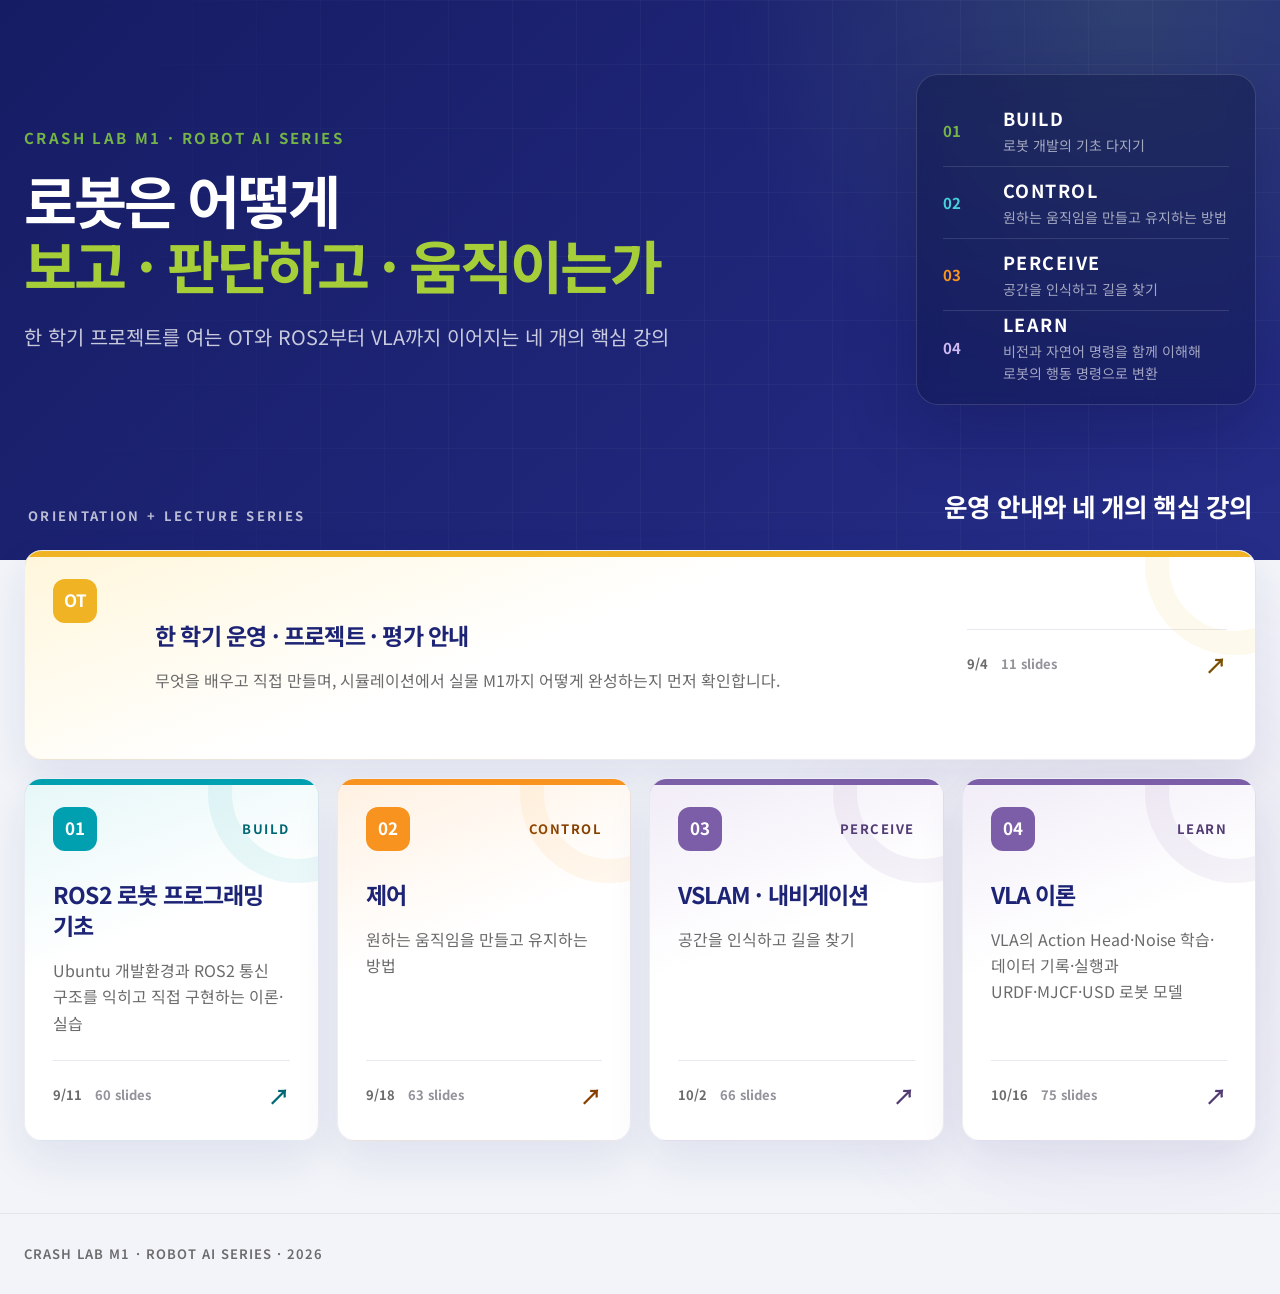
<file: index.html>
<!doctype html>
<html lang="ko">
<head>
<meta charset="utf-8">
<meta name="viewport" content="width=device-width,initial-scale=1">
<meta name="description" content="ROS2에서 VLA까지, 로봇이 보고 판단하고 움직이는 원리를 배우는 크래쉬랩 M1 로봇 AI 강의">
<title>로봇은 어떻게 보고, 판단하고, 움직이는가 | 크래쉬랩 M1</title>
<link rel="icon" href="data:,">
<link rel="stylesheet" href="assets/css/deck.css?v=5">
<script src="assets/js/deck.js?v=3" defer>
</script>
</head>
<body class="landing-page">
<main class="landing">
<header class="landing__hero">
<div class="site-shell landing__hero-grid">
<div class="landing__intro">
<p class="landing__eyebrow">CRASH LAB M1 · ROBOT AI SERIES</p>
<h1>로봇은 어떻게<br><span>보고 · 판단하고 · 움직이는가</span></h1>
<p class="landing__lead">한 학기 프로젝트를 여는 OT와 ROS2부터 VLA까지 이어지는 네 개의 핵심 강의</p>
</div>
<ol class="landing__flow" aria-label="강의 학습 흐름">
<li><span>01</span><div><strong>BUILD</strong><small>로봇 개발의 기초 다지기</small></div></li>
<li><span>02</span><div><strong>CONTROL</strong><small>원하는 움직임을 만들고 유지하는 방법</small></div></li>
<li><span>03</span><div><strong>PERCEIVE</strong><small>공간을 인식하고 길을 찾기</small></div></li>
<li><span>04</span><div><strong>LEARN</strong><small>비전과 자연어 명령을 함께 이해해 로봇의 행동 명령으로 변환</small></div></li>
</ol>
</div>
</header>
<div class="site-shell landing__body">
<header class="landing__section-head">
<p>ORIENTATION + LECTURE SERIES</p>
<h2>운영 안내와 네 개의 핵심 강의</h2>
</header>
<div class="deck-links">
<a class="deck-link deck-link--orientation" href="orientation.html">
<div class="deck-link__top">
<span class="deck-link__number">OT</span><span class="deck-link__verb">START</span>
</div>
<h2>한 학기 운영 · 프로젝트 · 평가 안내</h2>
<p>무엇을 배우고 직접 만들며, 시뮬레이션에서 실물 M1까지 어떻게 완성하는지 먼저 확인합니다.</p>
<div class="deck-link__meta"><span>9/4</span><span>11 slides</span><span aria-hidden="true">↗</span></div>
</a>
<a class="deck-link deck-link--build" href="lecture-1.html">
<div class="deck-link__top">
<span class="deck-link__number">01</span><span class="deck-link__verb">BUILD</span>
</div>
<h2>ROS2 로봇 프로그래밍 기초</h2>
<p>Ubuntu 개발환경과 ROS2 통신 구조를 익히고 직접 구현하는 이론·실습</p>
<div class="deck-link__meta"><span>9/11</span><span>60 slides</span><span aria-hidden="true">↗</span></div>
</a>
<a class="deck-link deck-link--control" href="lecture-2.html">
<div class="deck-link__top">
<span class="deck-link__number">02</span><span class="deck-link__verb">CONTROL</span>
</div>
<h2>제어</h2>
<p>원하는 움직임을 만들고 유지하는 방법</p>
<div class="deck-link__meta"><span>9/18</span><span>63 slides</span><span aria-hidden="true">↗</span></div>
</a>
<a class="deck-link deck-link--perceive" href="lecture-3.html">
<div class="deck-link__top">
<span class="deck-link__number">03</span><span class="deck-link__verb">PERCEIVE</span>
</div>
<h2>VSLAM · 내비게이션</h2>
<p>공간을 인식하고 길을 찾기</p>
<div class="deck-link__meta"><span>10/2</span><span>66 slides</span><span aria-hidden="true">↗</span></div>
</a>
<a class="deck-link deck-link--learn" href="lecture-4.html">
<div class="deck-link__top">
<span class="deck-link__number">04</span><span class="deck-link__verb">LEARN</span>
</div>
<h2>VLA 이론</h2>
<p>VLA의 Action Head·Noise 학습·데이터 기록·실행과 URDF·MJCF·USD 로봇 모델</p>
<div class="deck-link__meta"><span>10/16</span><span>75 slides</span><span aria-hidden="true">↗</span></div>
</a>
</div>
</div>
</main>
<footer class="site-footer">
<div class="site-shell">CRASH LAB M1 · ROBOT AI SERIES · 2026</div>
</footer>
</body>
</html>
</file>
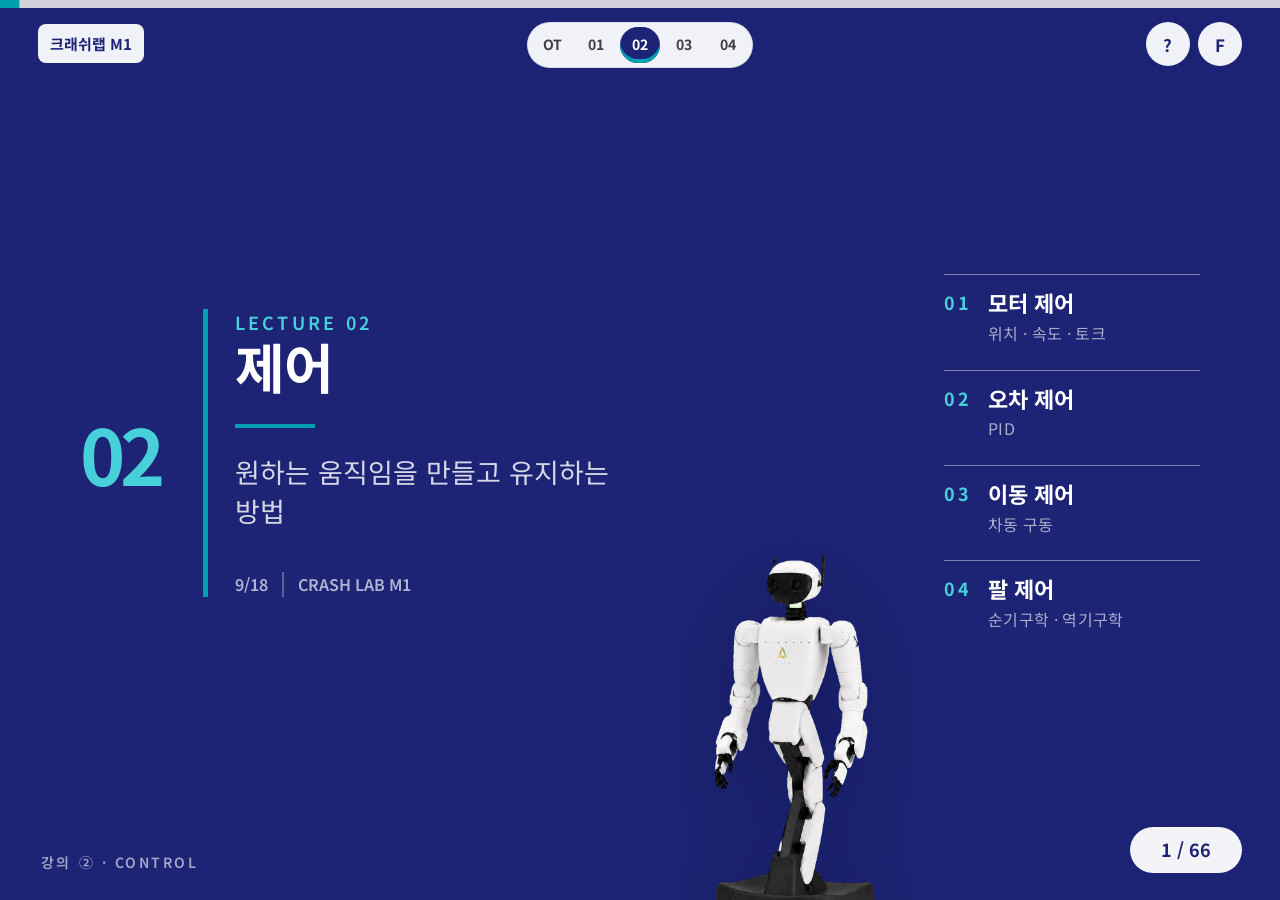
<file: lecture-2.html>
<!doctype html><html lang="ko"><head><meta charset="utf-8"><meta name="viewport" content="width=device-width,initial-scale=1"><meta name="description" content="원하는 움직임을 만들고 유지하는 방법"><title>강의 02 · 제어 | 크래쉬랩 M1</title><link rel="icon" href="data:,"><link rel="stylesheet" href="assets/css/deck.css?v=19"><link rel="stylesheet" href="assets/css/mobile-chapter.css?v=28"><script src="assets/js/mobile-model.js?v=1" defer></script><script src="assets/js/mobile-demo.js?v=2" defer></script><link rel="stylesheet" href="assets/css/arm-chapter.css?v=8"><link rel="stylesheet" href="assets/css/simulation-basics.css?v=3"><link rel="stylesheet" href="assets/css/pid-gain-scheduling.css?v=1"><script src="assets/js/arm-model.js?v=1" defer></script><script src="assets/js/arm-demo.js?v=2" defer></script><link rel="stylesheet" href="assets/css/arm-trajectory.css?v=1"><script src="assets/js/trajectory-model.js?v=1" defer></script><script src="assets/js/trajectory-demo.js?v=1" defer></script><script src="assets/js/deck.js?v=4" defer></script><script src="assets/js/motor-demo.js" defer></script><script src="assets/js/encoder-demo.js?v=2" defer></script><script src="assets/js/pid-model.js" defer></script><script src="assets/js/pid-demo.js" defer></script></head><body class="deck-page lecture-2"><a class="skip-link" href="#slide-1">첫 슬라이드로</a><div class="deck-progress" aria-hidden="true"><span class="deck-progress__bar" data-progress></span></div><a class="deck-wordmark" href="index.html">크래쉬랩 M1</a><nav class="lecture-nav" aria-label="강의 이동"><a href="orientation.html" aria-label="오리엔테이션">OT</a><a href="lecture-1.html" aria-label="강의 1">01</a><a href="lecture-2.html" aria-label="강의 2" aria-current="page">02</a><a href="lecture-3.html" aria-label="강의 3">03</a><a href="lecture-4.html" aria-label="강의 4">04</a></nav><div class="deck-tools"><button class="deck-tool" type="button" data-help-open aria-label="단축키 도움말">?</button><button class="deck-tool" type="button" data-fullscreen aria-label="전체화면" aria-pressed="false">F</button></div><div class="deck-counter" data-counter aria-live="polite">1 / 66</div><dialog class="shortcut-help" id="shortcut-help" aria-labelledby="shortcut-title"><div class="shortcut-help__inner"><h2 id="shortcut-title">슬라이드 단축키</h2><dl><dt>→ ↓ Space PageDown</dt><dd>다음 슬라이드</dd><dt>← ↑ PageUp</dt><dd>이전 슬라이드</dd><dt>Home / End</dt><dd>처음 / 마지막</dd><dt>F</dt><dd>전체화면 전환</dd><dt>?</dt><dd>도움말 열기 / 닫기</dd></dl><button class="shortcut-help__close" type="button" data-help-close>닫기</button></div></dialog><main class="deck" data-deck data-slide-count="66" data-prev-deck="lecture-1.html#slide-last" data-next-deck="lecture-3.html"><section id="slide-1" aria-label="슬라이드 1 / 66: 제어" class="slide slide--title layout-title" data-title="제어" data-layout="L1"><div class="slide__inner"><div><p class="slide__eyebrow">LECTURE 02</p><h1>제어</h1><p class="slide__lead">원하는 움직임을 만들고 유지하는 방법</p><div class="title-meta"><span>9/18</span><span>CRASH LAB M1</span></div></div><div class="title-number" aria-hidden="true">02</div><figure class="title-robot" aria-hidden="true"><img src="assets/img/m1-3q.png" alt=""></figure><ol class="title-index" aria-label="강의 개념 목차"><li><span>01</span><div><strong>모터 제어</strong><small>위치 · 속도 · 토크</small></div></li><li><span>02</span><div><strong>오차 제어</strong><small>PID</small></div></li><li><span>03</span><div><strong>이동 제어</strong><small>차동 구동</small></div></li><li><span>04</span><div><strong>팔 제어</strong><small>순기구학 · 역기구학</small></div></li></ol></div></section>
<section id="slide-2" aria-label="슬라이드 2 / 66: 질문" class="slide slide--question layout-question" data-title="질문" data-layout="L2"><div class="slide__inner"><p class="slide__eyebrow">QUESTION</p><div class="question-mark" aria-hidden="true">?</div><h2>제어란 무엇인가?</h2><ol class="question-index" aria-label="강의 개념 목차"><li aria-current="step"><span>01</span><div><strong>모터 제어</strong><small>위치 · 속도 · 토크</small></div></li><li><span>02</span><div><strong>오차 제어</strong><small>PID</small></div></li><li><span>03</span><div><strong>이동 제어</strong><small>차동 구동</small></div></li><li><span>04</span><div><strong>팔 제어</strong><small>순기구학 · 역기구학</small></div></li></ol></div></section>
<section id="slide-3" aria-label="슬라이드 3 / 66: 제어 루프" class="slide visual-full layout-diagram" data-title="제어 루프" data-layout="L3"><div class="slide__inner"><header class="slide__header"><p class="slide__eyebrow">CONCEPT</p><h2>제어 루프</h2></header><div class="slide__visual"><svg class="deck-svg" viewBox="0 0 1200 560" role="img" aria-label="목표와 현재를 비교한 오차로 제어기가 입력을 정하고 시스템이 움직이면 센서가 현재를 되돌리는 폐루프 블록도"><title>제어 루프</title><defs><marker id="l2s3-blue" viewBox="0 0 10 10" refX="9" refY="5" markerWidth="8" markerHeight="8" orient="auto"><path class="fill-blue" d="M0 0L10 5L0 10Z"/></marker><marker id="l2s3-green" viewBox="0 0 10 10" refX="9" refY="5" markerWidth="8" markerHeight="8" orient="auto"><path class="fill-green" d="M0 0L10 5L0 10Z"/></marker></defs><path class="stroke-green" d="M1060 225 V405 Q1060 425 1040 425 H820" marker-end="url(#l2s3-green)"/><path class="stroke-green" d="M620 425 H400 Q380 425 380 405 V265" marker-end="url(#l2s3-green)"/><g><rect class="node" x="60" y="180" width="200" height="90" rx="16"/><text class="svg-title" x="160" y="210" text-anchor="middle" dominant-baseline="central">목표</text><text class="svg-small" x="160" y="244" text-anchor="middle" dominant-baseline="central">원하는 값 · 명령</text></g><g><rect class="node-green" x="500" y="180" width="200" height="90" rx="16"/><text class="svg-title" x="600" y="210" text-anchor="middle" dominant-baseline="central">제어기</text><text class="svg-small" x="600" y="244" text-anchor="middle" dominant-baseline="central">입력을 정한다</text></g><g><rect class="node" x="780" y="180" width="200" height="90" rx="16"/><text class="svg-title" x="880" y="210" text-anchor="middle" dominant-baseline="central">시스템</text><text class="svg-small" x="880" y="244" text-anchor="middle" dominant-baseline="central">모터 · 관절</text></g><g><rect class="node" x="620" y="380" width="200" height="90" rx="16"/><text class="svg-title" x="720" y="410" text-anchor="middle" dominant-baseline="central">센서</text><text class="svg-small" x="720" y="444" text-anchor="middle" dominant-baseline="central">엔코더 · 현재를 측정</text></g><path class="stroke-blue" d="M260 225 H340" marker-end="url(#l2s3-blue)"/><circle class="fill-white stroke-blue" cx="380" cy="225" r="40"/><text class="svg-blue" x="362" y="212" text-anchor="middle" dominant-baseline="central">+</text><text class="svg-blue" x="380" y="247" text-anchor="middle" dominant-baseline="central">−</text><path class="stroke-blue" d="M420 225 H500" marker-end="url(#l2s3-blue)"/><path class="stroke-blue" d="M700 225 H780" marker-end="url(#l2s3-blue)"/><path class="stroke-blue" d="M980 225 H1060"/><circle class="fill-blue" cx="1060" cy="225" r="8"/><path class="stroke-blue" d="M1060 225 H1140" marker-end="url(#l2s3-blue)"/><circle class="leader-dot" cx="450" cy="225" r="5"/><path class="leader" d="M450 225 V124"/><g class="chip" transform="translate(320 80)"><rect x="0" y="0" width="260" height="44" rx="22"/><text x="130" y="22" text-anchor="middle" dominant-baseline="central">오차 = 목표 − 현재</text></g><circle class="leader-dot" cx="730" cy="225" r="5"/><path class="leader" d="M730 225 V124"/><g class="chip" transform="translate(660 80)"><rect x="0" y="0" width="140" height="44" rx="22"/><text x="70" y="22" text-anchor="middle" dominant-baseline="central">제어 입력</text></g><g class="chip" transform="translate(880 403)"><rect x="0" y="0" width="100" height="44" rx="22"/><text x="50" y="22" text-anchor="middle" dominant-baseline="central">현재</text></g><g class="chip" transform="translate(450 403)"><rect x="0" y="0" width="120" height="44" rx="22"/><text x="60" y="22" text-anchor="middle" dominant-baseline="central">피드백</text></g></svg></div><p class="key-line">제어는 목표와 현재의 차이를 줄이도록 입력을 정하는 일이다.</p></div></section>
<section id="slide-4" aria-label="슬라이드 4 / 66: 예시 · 어깨 관절을 30°로" class="slide visual-full layout-diagram" data-title="예시 · 어깨 관절을 30°로" data-layout="L3"><div class="slide__inner"><header class="slide__header"><p class="slide__eyebrow">EXAMPLE</p><h2>예시 · 어깨 관절을 30°로</h2></header><div class="slide__visual"><svg class="deck-svg" viewBox="0 0 1200 560" role="img" aria-label="어깨 관절이 지금 10도인 상태에서 모터 입력을 조정해 목표 30도로 가는 과정"><title>A를 B로 조정해 C로</title><defs><marker id="l2ex-blue" viewBox="0 0 10 10" refX="9" refY="5" markerWidth="8" markerHeight="8" orient="auto"><path class="fill-blue" d="M0 0L10 5L0 10Z"/></marker></defs><rect class="node" x="70" y="200" width="320" height="170" rx="18"/><text class="svg-title" x="230" y="270" text-anchor="middle">지금 10°</text><text class="svg-small" x="230" y="315" text-anchor="middle">측정값 PV</text><rect class="node-green" x="810" y="200" width="320" height="170" rx="18"/><text class="svg-title" x="970" y="270" text-anchor="middle">목표 30°</text><text class="svg-small" x="970" y="315" text-anchor="middle">설정값 SV</text><path class="stroke-blue" d="M400 285H790" marker-end="url(#l2ex-blue)"/><path class="stroke-gray dashed" d="M230 378V424H970V378"/><g class="chip" transform="translate(202 132)"><rect x="0" y="0" width="56" height="44" rx="22"/><text x="28" y="22" text-anchor="middle" dominant-baseline="central">A</text></g><g class="chip" transform="translate(942 132)"><rect x="0" y="0" width="56" height="44" rx="22"/><text x="28" y="22" text-anchor="middle" dominant-baseline="central">C</text></g><g class="chip" transform="translate(456 210)"><rect x="0" y="0" width="288" height="44" rx="22"/><text x="144" y="22" text-anchor="middle" dominant-baseline="central">B · 모터 입력을 조정</text></g><g class="chip" transform="translate(424 448)"><rect x="0" y="0" width="352" height="44" rx="22"/><text x="176" y="22" text-anchor="middle" dominant-baseline="central">제어량 · 관절 각도</text></g></svg></div><p class="key-line">현재 A인 값을 조작량 B로 조정해 목표 C로 만든다.</p></div></section>
<section id="slide-5" aria-label="슬라이드 5 / 66: 제어 용어" class="slide layout-compare layout-guide" data-title="제어 용어" data-layout="L5"><div class="slide__inner"><header class="slide__header"><p class="slide__eyebrow">GUIDE</p><h2>제어 용어</h2></header><table class="concept-table is-dense"><tbody><tr><th scope="row">설정값 SV</th><td>제어를 통해 도달하려는 목표값이다. 예: 관절 각도 30°.<small>(Set Value)</small></td></tr><tr><th scope="row">제어량</th><td>제어하려는 물리량이다. 앞의 예에서는 관절 각도다.<small>(Controlled Variable)</small></td></tr><tr><th scope="row">조작량 MV</th><td>목표에 도달하도록 제어기가 조정하는 입력이다.<small>(Manipulated Variable)</small></td></tr><tr><th scope="row">측정값 PV</th><td>센서로 측정한 현재 값이다. 예: 관절 각도 10°.<small>(Process Variable)</small></td></tr><tr><th scope="row">편차 · 오차 e</th><td>목표값에서 측정값을 뺀 차이다. 예: 30° − 10° = 20°.<small>(Error)</small></td></tr><tr><th scope="row">외란</th><td>의도한 제어 입력 외에 제어량을 변화시키는 요인이다.<small>(Disturbance)</small></td></tr></tbody></table></div></section>
<section id="slide-6" aria-label="슬라이드 6 / 66: 위치·속도·토크" class="slide visual-full layout-diagram motor-modes" data-title="위치·속도·토크" data-layout="L3"><div class="slide__inner"><header class="slide__header"><p class="slide__eyebrow">COMPARE</p><h2>위치·속도·토크</h2><div class="motor-demo-controls" role="group" aria-label="위치·속도·토크 동작 예시"><button type="button" data-motor-demo-toggle aria-pressed="false">동작 재생</button><button type="button" data-motor-demo-restart disabled>처음부터</button></div></header><div class="slide__visual"><svg class="deck-svg" viewBox="0 0 500 520" role="img" aria-labelledby="l2-mode-position-title l2-mode-position-desc">
<title id="l2-mode-position-title">위치 제어 예시: 로봇팔을 30도 들어 올리고 유지하기</title>
<desc id="l2-mode-position-desc">받침대에 연결된 로봇팔과 집게가 수평에서 30도까지 올라간 뒤 멈춘다. 점선은 목표 자세다. 동작 재생 버튼으로 움직임을 볼 수 있다.</desc>
<defs><marker id="l2-position-arrow" viewBox="0 0 10 10" refX="9" refY="5" markerWidth="5" markerHeight="5" orient="auto"><path d="M0,1 L10,5 L0,9 L2.5,5 Z" fill="#006874"/></marker></defs>
<rect width="500" height="520" rx="16" fill="#F5F7FA"/>
<path d="M100 350 H360 M100 350 L316.5 225" fill="none" stroke="#6B6B6B" stroke-width="2" stroke-dasharray="8 8"/>
<!-- 목표 자세의 집게와 팔: 동작 전에도 도달할 위치를 읽을 수 있다. -->
<g transform="translate(100 350) rotate(-30)" fill="none" stroke="#AAB2C7" stroke-width="2" stroke-dasharray="7 5">
  <rect x="0" y="-13" width="180" height="26" rx="13"/>
  <rect x="180" y="-9" width="32" height="18" rx="5"/>
  <path d="M212 0 H230 M250 -20 H230 V20 H250"/>
</g>
<path d="M210 350 A110 110 0 0 0 195.3 295" fill="none" stroke="#006874" stroke-width="5" marker-end="url(#l2-position-arrow)"/>
<rect x="70" y="350" width="60" height="50" rx="8" fill="#AAB2C7"/>
<rect x="50" y="396" width="100" height="16" rx="8" fill="#1D2475"/>
<!-- 이동과 회전을 분리해 관절의 회전 중심을 고정한다. -->
<g transform="translate(100 350)"><g class="position-example-arm">
  <rect x="0" y="-13" width="180" height="26" rx="13" fill="#1D2475"/>
  <rect x="45" y="-3" width="100" height="6" rx="3" fill="#AAB2C7"/>
  <rect x="180" y="-9" width="32" height="18" rx="5" fill="#006874"/>
  <path d="M212 0 H230 M250 -20 H230 V20 H250" fill="none" stroke="#006874" stroke-width="5" stroke-linecap="round" stroke-linejoin="round"/>
</g></g>
<circle cx="100" cy="350" r="24" fill="#1D2475"/><circle cx="100" cy="350" r="8" fill="#fff"/>
<circle cx="316" cy="225" r="5" fill="#006874"/><path d="M316 225 L335 212" fill="none" stroke="#006874" stroke-width="2"/>
<g class="chip" transform="translate(335 190)"><rect width="140" height="44" rx="22"/><text x="70" y="22" text-anchor="middle" dominant-baseline="central">목표 30°</text></g>
<g class="chip" transform="translate(325 384)"><rect width="130" height="44" rx="22"/><text x="65" y="22" text-anchor="middle" dominant-baseline="central">처음 0°</text></g>
<text x="40" y="38" fill="#006874" font-size="26" font-weight="700" dominant-baseline="central">위치 · 각도</text>
<text x="40" y="86" fill="#1D2475" font-size="38" font-weight="700" dominant-baseline="central">어디까지?</text>
<text x="40" y="140" fill="#1D2475" font-size="28" font-weight="600" dominant-baseline="central">“30° 위치로 맞춰라”</text>
<text x="40" y="456" fill="#1D2475" font-size="28" font-weight="700" dominant-baseline="central">로봇팔을 30° 들어 올리기</text>
<text x="40" y="494" fill="#3F3D42" font-size="22" dominant-baseline="central">목표에 도달하면 그 자세를 유지</text>
</svg>
<svg class="deck-svg" viewBox="0 0 500 520" role="img" aria-labelledby="l2-mode-velocity-title l2-mode-velocity-desc">
<title id="l2-mode-velocity-title">속도 제어 예시: 로봇 바퀴를 초당 30도로 계속 회전시키기</title>
<desc id="l2-mode-velocity-desc">타이어, 휠, 모터로 이루어진 구동 바퀴다. 동작을 재생하면 바퀴의 표시점이 초당 30도씩 돌아 12초에 한 바퀴를 돈다. 위치 예시의 팔이 멈춘 뒤에도 바퀴는 계속 회전한다.</desc>
<defs><marker id="l2-velocity-arrow" viewBox="0 0 10 10" refX="9" refY="5" markerWidth="5" markerHeight="5" orient="auto"><path d="M0,1 L10,5 L0,9 L2.5,5 Z" fill="#006874"/></marker></defs>
<rect width="500" height="520" rx="16" fill="#F5F7FA"/>
<!-- 고정된 모터 하우징과 회전하는 바퀴를 구분한다. -->
<rect x="75" y="280" width="80" height="60" rx="12" fill="#AAB2C7"/>
<path d="M85 292 V328 M100 292 V328" fill="none" stroke="#3F3D42" stroke-width="2"/>
<path d="M115 340 V365 H95" fill="none" stroke="#3F3D42" stroke-width="2"/>
<rect x="155" y="298" width="65" height="24" rx="10" fill="#1D2475"/>
<g transform="translate(240 310)"><g class="velocity-example-wheel">
  <circle r="94" fill="#3F3D42"/>
  <circle r="74" fill="#DDE0E5"/>
  <g fill="#1D2475">
    <rect x="-8" y="-76" width="16" height="152" rx="8"/>
    <rect x="-8" y="-76" width="16" height="152" rx="8" transform="rotate(60)"/>
    <rect x="-8" y="-76" width="16" height="152" rx="8" transform="rotate(120)"/>
  </g>
  <circle r="24" fill="#1D2475"/><circle r="8" fill="#fff"/>
  <circle cx="83" cy="0" r="8" fill="#47CFDA"/>
</g></g>
<path d="M360 310 A120 120 0 0 0 240 190" fill="none" stroke="#006874" stroke-width="5" marker-end="url(#l2-velocity-arrow)"/>
<g class="chip" transform="translate(350 190)"><rect width="120" height="44" rx="22"/><text x="60" y="22" text-anchor="middle" dominant-baseline="central">30°/s</text></g>
<text x="40" y="38" fill="#006874" font-size="26" font-weight="700" dominant-baseline="central">속도 · 각속도</text>
<text x="40" y="86" fill="#1D2475" font-size="38" font-weight="700" dominant-baseline="central">얼마나 빠르게?</text>
<text x="40" y="140" fill="#1D2475" font-size="28" font-weight="600" dominant-baseline="central">“초당 30°로 돌려라”</text>
<text x="40" y="456" fill="#1D2475" font-size="28" font-weight="700" dominant-baseline="central">로봇 바퀴를 일정하게 돌리기</text>
<text x="40" y="494" fill="#3F3D42" font-size="22" dominant-baseline="central">1초마다 30° · 한 바퀴에 12초</text>
</svg>
<svg class="deck-svg" viewBox="0 0 500 520" role="img" aria-labelledby="l2-mode-torque-title l2-mode-torque-desc">
<title id="l2-mode-torque-title">토크 명령: 일정한 토크를 가하면 회전이 빨라진다</title>
<desc id="l2-mode-torque-desc">길이 0.2미터인 막대 끝에 항상 수직으로 10뉴턴의 힘을 가해 2뉴턴미터의 토크를 유지한다. 고정된 관성과 중력·마찰을 제외한 조건에서 회전이 점점 빨라지는 초기 4초를 반복 재생한다. 반복 시작은 같은 초기 상태에서 예시를 다시 재생하는 것이다. 숫자 라벨은 읽기 쉽도록 수평을 유지한다.</desc>
<defs>
  <marker id="l2-mode-torque-blue" viewBox="0 0 10 10" refX="9" refY="5" markerWidth="5" markerHeight="5" orient="auto-start-reverse"><path d="M0,1 L10,5 L0,9 L2.5,5 Z" fill="#1D2475"/></marker>
  <marker id="l2-mode-torque-accent" viewBox="0 0 10 10" refX="9" refY="5" markerWidth="5" markerHeight="5" orient="auto-start-reverse"><path d="M0,1 L10,5 L0,9 L2.5,5 Z" fill="#006874"/></marker>
</defs>
<rect width="500" height="520" rx="16" fill="#E6F7F8"/>
<path d="M240 255 A45 45 0 0 0 195 300" fill="none" stroke="#1D2475" stroke-width="5" marker-end="url(#l2-mode-torque-blue)"/>
<!-- 회전축을 고정하고 힘과 치수선을 막대와 함께 회전한다. -->
<g transform="translate(240 300)"><g class="torque-example-arm">
  <rect x="0" y="-8" width="80" height="16" rx="8" fill="#1D2475"/>
  <path d="M80 -8 V-45" fill="none" stroke="#006874" stroke-width="5" marker-end="url(#l2-mode-torque-accent)"/>
  <path d="M65 -8 V-23 H80" fill="none" stroke="#006874" stroke-width="2"/>
  <path d="M0 32 V48 M0 40 H80 M80 32 V48 M40 40 V90" fill="none" stroke="#006874" stroke-width="2"/>
</g></g>
<rect x="210" y="280" width="60" height="60" rx="12" fill="#DDE0E5"/>
<circle cx="240" cy="300" r="22" fill="#1D2475"/><circle cx="240" cy="300" r="7" fill="#fff"/>
<!-- 라벨은 막대를 따라 이동하되 역회전으로 글자를 수평으로 유지한다. -->
<g transform="translate(240 300)"><g class="torque-example-label-orbit">
  <g transform="translate(80 -86)"><g class="torque-example-label-upright"><g class="chip" transform="translate(-35 -20)"><rect width="70" height="40" rx="20"/><text x="35" y="20" text-anchor="middle" dominant-baseline="central">10 N</text></g></g></g>
  <g transform="translate(40 90)"><g class="torque-example-label-upright"><g class="chip" transform="translate(-45 -20)"><rect width="90" height="40" rx="20"/><text x="45" y="20" text-anchor="middle" dominant-baseline="central">0.2 m</text></g></g></g>
</g></g>
<text x="40" y="38" fill="#006874" font-size="26" font-weight="700" dominant-baseline="central">토크 · 회전시키는 효과</text>
<text x="40" y="86" fill="#1D2475" font-size="38" font-weight="700" dominant-baseline="central">얼마나 세게?</text>
<text x="40" y="140" fill="#1D2475" font-size="28" font-weight="600" dominant-baseline="central">“2 N·m의 토크를 가해라”</text>
<text x="40" y="456" fill="#1D2475" font-size="28" font-weight="700" dominant-baseline="central">2 N·m = 10 N × 0.2 m</text>
<text x="40" y="494" fill="#3F3D42" font-size="22" dominant-baseline="central">초기 가속 반복 · 중력·마찰 제외</text>
</svg></div><p class="key-line">명령에 따라 제어기가 맞추는 물리량이 달라진다.</p></div></section>
<section id="slide-7" aria-label="슬라이드 7 / 66: 30° 명령은 어떻게 움직임이 될까?" class="slide motor-basics motor-actuation" data-title="30° 명령은 어떻게 움직임이 될까?" data-layout="L3"><div class="slide__inner"><header class="slide__header"><p class="slide__eyebrow">MOTOR CONTROL · ACTUATION</p><h2>30° 명령은 어떻게 움직임이 될까?</h2></header><figure class="motor-basics-panel motor-actuation-flow"><figcaption class="motor-flow-scroll">옆으로 밀어 전체 흐름 보기 →</figcaption><svg class="motor-basics-svg" viewBox="0 0 1520 205" role="img" aria-label="목표 30도를 받은 제어기가 오차로 토크 명령을 정한다. 드라이버가 전류를 조절하고 모터가 토크를 만들어 관절이 움직인다. 엔코더의 현재각이 제어기로 돌아온다."><title>대표적인 서보 구동의 기본 흐름</title><defs><marker id="motor-actuation-blue" viewBox="0 0 10 10" refX="9" refY="5" markerWidth="5" markerHeight="5" orient="auto"><path fill="#1D2475" d="M0,1 L10,5 L0,9 L2.5,5 Z"/></marker><marker id="motor-actuation-teal" viewBox="0 0 10 10" refX="9" refY="5" markerWidth="5" markerHeight="5" orient="auto"><path fill="#006874" d="M0,1 L10,5 L0,9 L2.5,5 Z"/></marker></defs>
<path d="M1390 134 V163 Q1390 178 1375 178 H445 Q430 178 430 163 V142" class="motor-basics-feedback" marker-end="url(#motor-actuation-teal)"/>
<g><rect x="30" y="48" width="200" height="86" rx="16" fill="#E6F7F8"/><text x="130.0" y="72" text-anchor="middle" dominant-baseline="central" font-size="32" font-weight="600" fill="#1D2475">목표 30°</text><text x="130.0" y="115" text-anchor="middle" dominant-baseline="central" font-size="24" font-weight="400" fill="#1D2475">원하는 위치</text></g>
<g><rect x="300" y="42" width="260" height="98" rx="16" fill="#1D2475"/><text x="430.0" y="72" text-anchor="middle" dominant-baseline="central" font-size="32" font-weight="600" fill="#FFFFFF">제어기</text><text x="430.0" y="115" text-anchor="middle" dominant-baseline="central" font-size="24" font-weight="400" fill="#FFFFFF">오차 → 토크 명령</text></g>
<g><rect x="630" y="42" width="260" height="98" rx="16" fill="#1D2475"/><text x="760.0" y="72" text-anchor="middle" dominant-baseline="central" font-size="32" font-weight="600" fill="#FFFFFF">드라이버</text><text x="760.0" y="115" text-anchor="middle" dominant-baseline="central" font-size="24" font-weight="400" fill="#FFFFFF">전압을 바꿔 전류 조절</text></g>
<g><rect x="960" y="42" width="260" height="98" rx="16" fill="#1D2475"/><text x="1090.0" y="72" text-anchor="middle" dominant-baseline="central" font-size="32" font-weight="600" fill="#FFFFFF">모터</text><text x="1090.0" y="115" text-anchor="middle" dominant-baseline="central" font-size="24" font-weight="400" fill="#FFFFFF">전류가 토크를 만듦</text></g>
<g><rect x="1290" y="48" width="200" height="86" rx="16" fill="#E6F7F8"/><text x="1390.0" y="72" text-anchor="middle" dominant-baseline="central" font-size="32" font-weight="600" fill="#1D2475">관절</text><text x="1390.0" y="115" text-anchor="middle" dominant-baseline="central" font-size="24" font-weight="400" fill="#1D2475">각도 변화</text></g>
<path d="M230 91 H292" class="motor-basics-arrow" marker-end="url(#motor-actuation-blue)"/><path d="M560 91 H622" class="motor-basics-arrow" marker-end="url(#motor-actuation-blue)"/><path d="M890 91 H952" class="motor-basics-arrow" marker-end="url(#motor-actuation-blue)"/><path d="M1220 91 H1282" class="motor-basics-arrow" marker-end="url(#motor-actuation-blue)"/>
<g class="chip"><rect x="720" y="155" width="410" height="46" rx="23" fill="#FFFFFF"/><text x="925" y="178" text-anchor="middle" dominant-baseline="central" font-size="25" font-weight="600" fill="#006874">엔코더로 현재각 피드백</text></g>
<text x="760" y="20" text-anchor="middle" dominant-baseline="central" font-size="22" font-weight="500" fill="#006874">대표적인 서보 구동 예시</text>
</svg></figure><div class="motor-current-detail">
<div class="motor-current-explanation"><h3>드라이버 안에서는?</h3>
<ol class="motor-current-steps">
<li><div><strong>토크 명령을 목표 전류로 바꾼다</strong><p>목표 전류 = 토크 명령 ÷ K<sub>t</sub>(모터의 토크 상수)</p></div></li>
<li><div><strong><abbr title="Pulse Width Modulation">PWM</abbr>(펄스 폭 변조)으로 전압을 조절한다</strong><p>제어 칩이 MOSFET(전자 스위치)의 켜짐 비율을 바꾼다.<br> 전원 전압이 권선에 걸리면 전류가 흐른다.</p></div></li>
<li><div><strong>실제 전류를 읽고 PWM을 보정한다</strong><p>전류 센서의 측정값을 목표와 비교해 반복 조절한다.</p></div></li>
</ol></div>
<figure class="motor-current-example"><figcaption>DC 모터의 단순 예시 · 모터 축 토크 기준</figcaption>
<p class="motor-current-equation"><strong>0.2 N·m ÷ 0.1 N·m/A = <b>2 A</b></strong></p>
<svg class="motor-current-wave" viewBox="0 0 650 170" role="img" aria-label="PWM 전압은 켜짐과 꺼짐이 반복되는 펄스다. 모터 권선의 전류는 인덕턴스 때문에 순간적으로 끊기지 않고 목표 2암페어 근처에서 오르내린다. 같은 시간축의 개념 파형이며 수치 시뮬레이션이 아니다."><title>PWM 전압과 모터 권선 전류의 차이</title>
<path d="M142 69 H625 M142 138 H625" fill="none" stroke="#D8DEE9" stroke-width="2"/>
<text x="0" y="36" font-size="22" font-weight="600" fill="#1D2475">PWM 전압</text><text x="0" y="69" font-size="19" fill="#3F3D42">ON ↔ OFF</text>
<path d="M150 69 V27 H199 V69 H228 V27 H277 V69 H306 V27 H355 V69 H384 V27 H433 V69 H462 V27 H511 V69 H540 V27 H589 V69 H620" fill="none" stroke="#1D2475" stroke-width="5" stroke-linejoin="round"/>
<text x="0" y="110" font-size="22" font-weight="600" fill="#006874">권선 전류</text><text x="0" y="144" font-size="19" fill="#3F3D42">목표 2 A</text>
<path d="M142 119 H625" fill="none" stroke="#006874" stroke-width="2" stroke-dasharray="7 6" opacity=".5"/>
<path d="M150 128 Q173 110 199 110 Q212 120 228 128 Q251 110 277 110 Q290 120 306 128 Q329 110 355 110 Q368 120 384 128 Q407 110 433 110 Q446 120 462 128 Q485 110 511 110 Q524 120 540 128 Q563 110 589 110 Q602 120 620 128" fill="none" stroke="#006874" stroke-width="5"/>
<text x="620" y="155" text-anchor="end" font-size="17" fill="#647080">시간 →</text>
</svg><p class="motor-current-caption">권선의 인덕턴스 때문에 전류는 연속적으로 변한다.</p>
</figure></div></div></section>
<section id="slide-8" aria-label="슬라이드 8 / 66: 엔코더: 회전 위치를 읽는 센서" class="slide motor-basics motor-encoder" data-title="엔코더: 회전 위치를 읽는 센서" data-layout="L4"><div class="slide__inner"><header class="slide__header"><p class="slide__eyebrow">MOTOR CONTROL · ENCODER</p><h2>엔코더: 회전 위치를 읽는 센서</h2><p class="motor-encoder-definition">회전 위치를 <strong>전기 신호</strong>로 바꿔 <strong>제어기</strong>에 전달한다.</p></header>
<div class="motor-encoder-grid">
<figure class="motor-basics-panel motor-encoder-principle">
<div class="motor-encoder-optical"><p class="motor-encoder-optical-hint">옆으로 밀어 빛의 경로 보기 →</p>
<svg id="encoder-optical-view" class="motor-encoder-optical-svg" viewBox="0 -12 720 172" role="img" aria-label="통과형 광학식 엔코더의 느린 원리 시연. 원판만 회전하며 발광부와 수광부는 고정되어 있다. 원판의 틈이 A 센서를 지나면 빛이 수광부에 닿아 1, 불투명한 부분이 지나면 빛이 막혀 0이다. 오른쪽은 A 채널을 옆에서 본 단면이다."><title>회전 원판의 틈이 빛을 통과시키고 불투명한 부분은 막는다</title>
<circle cx="78" cy="80" r="62" fill="#FFFFFF" stroke="#D8DEE9" stroke-width="2"/>
<g data-encoder-rotor transform="rotate(-8.4375 78 80)"><path d="M138.000 80.000 A60 60 0 0 1 133.433 102.961 L117.727 96.455 A43 43 0 0 0 121.000 80.000 Z" fill="#1D2475"/><path d="M120.426 122.426 A60 60 0 0 1 100.961 135.433 L94.455 119.727 A43 43 0 0 0 108.406 110.406 Z" fill="#1D2475"/><path d="M78.000 140.000 A60 60 0 0 1 55.039 135.433 L61.545 119.727 A43 43 0 0 0 78.000 123.000 Z" fill="#1D2475"/><path d="M35.574 122.426 A60 60 0 0 1 22.567 102.961 L38.273 96.455 A43 43 0 0 0 47.594 110.406 Z" fill="#1D2475"/><path d="M18.000 80.000 A60 60 0 0 1 22.567 57.039 L38.273 63.545 A43 43 0 0 0 35.000 80.000 Z" fill="#1D2475"/><path d="M35.574 37.574 A60 60 0 0 1 55.039 24.567 L61.545 40.273 A43 43 0 0 0 47.594 49.594 Z" fill="#1D2475"/><path d="M78.000 20.000 A60 60 0 0 1 100.961 24.567 L94.455 40.273 A43 43 0 0 0 78.000 37.000 Z" fill="#1D2475"/><path d="M120.426 37.574 A60 60 0 0 1 133.433 57.039 L117.727 63.545 A43 43 0 0 0 108.406 49.594 Z" fill="#1D2475"/><circle cx="78" cy="80" r="36" fill="#E6F7F8"/><path d="M78 80 L111 80" fill="none" stroke="#1D2475" stroke-width="5"/><circle cx="78" cy="80" r="9" fill="#1D2475"/></g>
<path d="M130 80 L153 58 H170 M129.00 90.14 L153 108 H170" fill="none" stroke="#647080" stroke-width="2"/>
<circle data-encoder-sensor-a cx="130" cy="80" r="4" fill="#1D2475" stroke="#FFFFFF" stroke-width="2"/>
<circle data-encoder-sensor-b cx="129.00" cy="90.14" r="4" fill="#1D2475" stroke="#FFFFFF" stroke-width="2"/>
<text x="180" y="58" dominant-baseline="central" font-size="23" font-weight="600" fill="#1D2475">A</text>
<text x="180" y="108" dominant-baseline="central" font-size="23" font-weight="600" fill="#006874">B</text>
<text x="78" y="10" text-anchor="middle" font-size="16" fill="#647080">느린 원리 시연</text>
<text x="460" y="21" text-anchor="middle" font-size="22" font-weight="600" fill="#1D2475">광학식 엔코더 · A 채널 단면</text>
<text x="288" y="55" text-anchor="middle" font-size="22" fill="#1D2475">발광부</text>
<text x="455" y="55" text-anchor="middle" font-size="22" fill="#1D2475">원판</text>
<text x="628" y="55" text-anchor="middle" font-size="22" fill="#1D2475">수광부</text>
<path d="M312 85 H443" fill="none" stroke="#F0B323" stroke-width="5"/>
<g data-encoder-transmitted opacity="0"><path d="M443 85 H606" fill="none" stroke="#F0B323" stroke-width="5"/><circle cx="628" cy="85" r="22" fill="#F0B323" opacity=".18"/></g>
<rect x="266" y="65" width="46" height="40" rx="8" fill="#1D2475"/><circle cx="297" cy="85" r="7" fill="#F0B323"/>
<path d="M443 63 H467 V76 H443 Z M443 94 H467 V114 H443 Z" fill="#1D2475"/>
<rect data-encoder-shutter x="443" y="76" width="24" height="18" fill="#1D2475"/>
<rect data-encoder-receiver x="606" y="65" width="44" height="40" rx="8" fill="#D8DEE9" stroke="#647080" stroke-width="2"/>
<circle data-encoder-light-dot cx="619" cy="85" r="7" fill="#647080"/>
<circle data-encoder-photon-in cx="328" cy="85" r="5" fill="#C38B00"/>
<circle data-encoder-photon-out cx="488" cy="85" r="5" fill="#C38B00" opacity="0"/>
<text data-encoder-light-status x="460" y="148" text-anchor="middle" font-size="24" font-weight="600" fill="#1D2475">빛 차단 → 수광 신호 0</text>
</svg></div>
<svg id="encoder-direction-wave" class="motor-encoder-quadrature" viewBox="0 0 650 150" role="img" aria-label="A 신호가 B 신호보다 4분의 1주기 앞서는 예시. 회전 방향이 바뀌면 앞서는 신호도 바뀐다. 실제 시간이나 카운트 수를 나타내는 파형은 아니다."><title>A·B 신호의 선후 관계로 방향 구분</title>
<path d="M68 65 H625 M68 137 H625" fill="none" stroke="#D8DEE9" stroke-width="2"/>
<text x="12" y="46" dominant-baseline="central" font-size="34" font-weight="600" fill="#1D2475">A</text>
<text x="12" y="118" dominant-baseline="central" font-size="34" font-weight="600" fill="#006874">B</text>
<path data-encoder-wave-a d="M70 65 H100 V25 H180 V65 H260 V25 H340 V65 H420 V25 H500 V65 H580 V25 H625" fill="none" stroke="#1D2475" stroke-width="5" stroke-linejoin="round"/>
<path data-encoder-wave-b d="M70 137 H140 V97 H220 V137 H300 V97 H380 V137 H460 V97 H540 V137 H620 V97 H625" fill="none" stroke="#006874" stroke-width="5" stroke-linejoin="round"/>
<path d="M100 16 V145 M140 16 V145" fill="none" stroke="#647080" stroke-width="2" stroke-dasharray="4 6" opacity=".5"/>
<g data-encoder-cursor aria-hidden="true"><path data-encoder-cursor-line d="M70 16 V145" fill="none" stroke="#C38B00" stroke-width="2"/><circle data-encoder-cursor-a cx="70" cy="65" r="5" fill="#1D2475" stroke="#FFFFFF" stroke-width="2"/><circle data-encoder-cursor-b cx="70" cy="137" r="5" fill="#006874" stroke="#FFFFFF" stroke-width="2"/></g></svg>
<figcaption class="motor-encoder-interaction"><div class="motor-encoder-controls" role="group" aria-label="엔코더 선행 신호 선택. 이 예시에서는 A 선행을 양의 방향으로 정한다."><button type="button" data-encoder-lead="A" aria-pressed="true" aria-controls="encoder-optical-view encoder-direction-wave encoder-angle-example">A 선행 · + 방향</button><button type="button" data-encoder-lead="B" aria-pressed="false" aria-controls="encoder-optical-view encoder-direction-wave encoder-angle-example">B 선행 · − 방향</button><button type="button" data-encoder-play aria-controls="encoder-optical-view encoder-direction-wave">일시정지</button></div><p data-encoder-status role="status" aria-atomic="true">A가 B보다 먼저 상승 → 카운트 증가</p></figcaption>
</figure>
<div id="encoder-angle-example" class="motor-encoder-readings">
<div class="motor-encoder-resolution"><p>1회전 <strong>3,600카운트</strong> → <strong>0.1°/카운트</strong></p><small>카운트 = 신호 변화를 센 횟수 · 0° 기준 · 예시</small></div>
<div class="motor-encoder-samples"><article><span>0 s</span><strong data-encoder-angle-start>10°</strong><small data-encoder-count-start>100카운트 × 0.1°</small></article><article><span>0.1 s</span><strong data-encoder-angle-end>12°</strong><small data-encoder-count-end>120카운트 × 0.1°</small></article></div>
<div class="motor-encoder-rate"><span>0.1초 동안의 평균 각속도</span><div class="motor-encoder-equation"><strong data-encoder-rate-formula>(12° − 10°) ÷ 0.1 s</strong><b data-encoder-rate-result>= +20°/s</b></div></div>
</div></div>
<div class="motor-encoder-types"><article><h3>증분형 · 변화량을 누적</h3><p>변화량을 누적한다. 기준값이 없으면 원점 복귀 등으로 0°를 정한다.</p></article><article><h3>절대형 · 위치 코드를 읽음</h3><p>위치 코드를 읽어, 전원을 켜면 측정 범위 안의 위치를 구분한다.</p></article></div>
</div></section>
<section id="slide-9" aria-label="슬라이드 9 / 66: 개루프 vs 폐루프" class="slide layout-compare loop-comparison" data-title="개루프 vs 폐루프" data-layout="L5"><div class="slide__inner">
<header class="slide__header"><p class="slide__eyebrow">COMPARE</p><h2>개루프 vs 폐루프</h2></header>
<p class="loop-scenario"><span class="loop-example-tag">같은 상황</span><span><strong>컨베이어 모터 · 목표 60 rpm</strong><br>상자를 더 올려 부하가 커지자, 속도가 40 rpm으로 떨어졌다.</span></p>
<div class="comparison-grid">
<article class="comparison-card"><div><h3>개루프</h3><p class="loop-definition">측정한 속도를 제어에 되돌려 쓰지 않는다.</p></div><svg class="loop-flow" viewBox="0 0 720 165" role="img" aria-label="속도를 되돌려 받지 않아 모터 입력을 유지하는 개루프"><title>개루프: 미리 정한 입력 유지</title>
<defs><marker id="loop-open-arrow" viewBox="0 0 10 10" refX="9" refY="5" markerWidth="5" markerHeight="5" orient="auto"><path fill="#1D2475" d="M0,1 L10,5 L0,9 L2.5,5 Z"/></marker></defs>
<rect class="loop-input" x="8" y="0" width="190" height="94" rx="16"/><text class="loop-label" x="103" y="32" text-anchor="middle">모터 입력</text><text class="loop-value" x="103" y="80" text-anchor="middle">유지</text>
<rect class="loop-motor" x="277" y="0" width="155" height="94" rx="16"/><text class="loop-motor-label" x="354.5" y="60" text-anchor="middle">모터</text>
<rect class="loop-output" x="518" y="0" width="194" height="94" rx="16"/><text class="loop-label" x="615" y="32" text-anchor="middle">현재 속도</text><text class="loop-value" x="615" y="80" text-anchor="middle">40 rpm</text>
<path class="loop-forward" d="M198 47 H270" marker-end="url(#loop-open-arrow)"/><path class="loop-forward" d="M432 47 H511" marker-end="url(#loop-open-arrow)"/><text class="loop-no-feedback" x="360" y="149" text-anchor="middle">속도 피드백 없음</text></svg><p class="loop-outcome">속도가 떨어져도 <strong>입력은 그대로다.</strong></p></article>
<article class="comparison-card"><div><h3>폐루프</h3><p class="loop-definition">현재 속도를 측정해 목표와 비교한다.</p></div><svg class="loop-flow" viewBox="0 0 720 165" role="img" aria-label="엔코더가 측정한 40rpm을 되돌려 모터 입력을 늘리는 폐루프"><title>폐루프: 속도를 측정해 입력 보정</title>
<defs><marker id="loop-closed-arrow" viewBox="0 0 10 10" refX="9" refY="5" markerWidth="5" markerHeight="5" orient="auto"><path fill="#1D2475" d="M0,1 L10,5 L0,9 L2.5,5 Z"/></marker><marker id="loop-closed-return" viewBox="0 0 10 10" refX="9" refY="5" markerWidth="5" markerHeight="5" orient="auto"><path fill="#008696" d="M0,1 L10,5 L0,9 L2.5,5 Z"/></marker></defs>
<rect class="loop-input" x="8" y="0" width="190" height="94" rx="16"/><text class="loop-label" x="103" y="32" text-anchor="middle">모터 입력</text><text class="loop-value" x="103" y="80" text-anchor="middle">증가</text>
<rect class="loop-motor" x="277" y="0" width="155" height="94" rx="16"/><text class="loop-motor-label" x="354.5" y="60" text-anchor="middle">모터</text>
<rect class="loop-output" x="518" y="0" width="194" height="94" rx="16"/><text class="loop-label" x="615" y="32" text-anchor="middle">현재 속도</text><text class="loop-value" x="615" y="80" text-anchor="middle">40 rpm</text>
<path class="loop-forward" d="M198 47 H270" marker-end="url(#loop-closed-arrow)"/><path class="loop-forward" d="M432 47 H511" marker-end="url(#loop-closed-arrow)"/><path class="loop-feedback" d="M615 94 V120 Q615 140 595 140 H123 Q103 140 103 120 V101" marker-end="url(#loop-closed-return)"/><rect x="210" y="118" width="300" height="40" rx="12" fill="#E6F7F8"/><text class="loop-feedback-label" x="360" y="149" text-anchor="middle">엔코더로 속도 피드백</text></svg><p class="loop-outcome"><strong>오차 20 rpm을 줄이도록</strong> 입력을 늘린다.</p></article>
</div><p class="loop-note">설명용 예시 · 폐루프의 회복 정도는 제어기와 모터의 출력 여유에 따라 달라진다.</p>
</div></section>
<section id="slide-10" aria-label="슬라이드 10 / 66: 제어 주기: 얼마나 자주 갱신할까?" class="slide motor-basics motor-cycle" data-title="제어 주기: 얼마나 자주 갱신할까?" data-layout="L3"><div class="slide__inner">
<header class="slide__header"><p class="slide__eyebrow">MOTOR CONTROL · CONTROL CYCLE</p><h2>제어 주기: 얼마나 자주 갱신할까?</h2></header>
<div class="motor-cycle-main">
<div class="motor-cycle-definition"><div><p class="motor-cycle-concept">제어 주기 <strong>Δt</strong></p><p>측정·계산·입력 갱신을 반복하는 <strong>시간 간격</strong></p></div><div class="motor-cycle-frequency"><strong>0.1초마다 반복</strong><span>1초에 10회 · 10 Hz</span></div></div>
<div class="motor-cycle-example">
<div class="motor-cycle-scale"><p class="motor-cycle-target"><strong>목표 30°</strong><small>설명용 예시</small></p><div class="motor-cycle-interval"><span>Δt = 0.1 s</span><i aria-hidden="true"></i></div><div class="motor-cycle-interval"><span>Δt = 0.1 s</span><i aria-hidden="true"></i></div></div>
<ol class="motor-cycle-timeline" aria-label="0.1초마다 반복하는 측정과 입력 갱신">
<li class="motor-cycle-step"><h3>0 s</h3><dl><div><dt>측정</dt><dd>10°</dd></div><div><dt>오차</dt><dd><strong>20°</strong></dd></div></dl><p class="motor-cycle-output">새 입력 <strong>u<sub>0</sub></strong> 적용</p><p class="motor-cycle-hold">다음 갱신까지 입력 유지</p></li>
<li class="motor-cycle-step"><p class="motor-cycle-next">↓ Δt = 0.1 s 뒤</p><h3>0.1 s</h3><dl><div><dt>측정</dt><dd>18°</dd></div><div><dt>오차</dt><dd><strong>12°</strong></dd></div></dl><p class="motor-cycle-output">새 입력 <strong>u<sub>1</sub></strong> 적용</p><p class="motor-cycle-hold">다음 갱신까지 입력 유지</p></li>
<li class="motor-cycle-step"><p class="motor-cycle-next">↓ Δt = 0.1 s 뒤</p><h3>0.2 s</h3><dl><div><dt>측정</dt><dd>24°</dd></div><div><dt>오차</dt><dd><strong>6°</strong></dd></div></dl><p class="motor-cycle-output">새 입력 <strong>u<sub>2</sub></strong> 적용</p><p class="motor-cycle-hold">다음 갱신까지 입력 유지</p></li>
</ol></div></div>
<p class="motor-basics-takeaway">목표가 같아도 <strong>제어 주기 Δt마다</strong> 다시 측정하고 입력을 갱신한다.</p>
</div></section>
<section id="slide-11" aria-label="슬라이드 11 / 66: 오차 제어 · PID" class="slide slide--question layout-question" data-title="오차 제어 · PID" data-layout="L2"><div class="slide__inner"><p class="slide__eyebrow">QUESTION</p><div class="question-mark" aria-hidden="true">?</div><h2>오차를 보고 입력을 어떻게 정할까?</h2><ol class="question-index" aria-label="강의 개념 목차"><li><span>01</span><div><strong>모터 제어</strong><small>위치 · 속도 · 토크</small></div></li><li aria-current="step"><span>02</span><div><strong>오차 제어</strong><small>PID</small></div></li><li><span>03</span><div><strong>이동 제어</strong><small>차동 구동</small></div></li><li><span>04</span><div><strong>팔 제어</strong><small>순기구학 · 역기구학</small></div></li></ol></div></section>
<section id="slide-12" aria-label="슬라이드 12 / 66: PID: 비례·적분·미분" class="slide pid-slide pid-overview-slide" data-title="PID: 비례·적분·미분" data-layout="L4"><div class="slide__inner"><header class="slide__header"><p class="slide__eyebrow">PID · CONCEPT</p><h2>PID: 비례·적분·미분</h2></header><div class="pid-overview">
<div class="pid-equation pid-equation--wide">u(t) = K<sub>p</sub>e(t) + K<sub>i</sub>∫e(t)dt + K<sub>d</sub>de(t)/dt<small>오차 e = 목표값 − 측정값 · u = 제어기 출력(시스템의 제어 입력)</small></div>
<div class="pid-term-grid">
<article><span>P · Proportional</span><h3>비례 · 현재 오차</h3><p>현재 오차에 <strong>게인 Kp를 곱한다.</strong> 같은 게인에서 오차가 2배면 P 입력도 2배다.</p></article>
<article><span>I · Integral</span><h3>적분 · 누적 면적</h3><p>오차–시간 그래프의 면적을 누적한다. 매 주기 <strong>e × Δt를 더하며</strong>, 음수 오차는 누적값을 줄인다.</p></article>
<article><span>D · Derivative</span><h3>미분 · 순간 기울기</h3><p>오차–시간 그래프의 기울기, 즉 <strong>오차의 시간당 변화율</strong>이다. 증가하면 양수, 감소하면 음수, 일정하면 0이다.</p></article>
</div>
<p class="pid-context">세 게인은 각 항의 영향력을 정한다. 이 관절 예시에서 e는 각도 오차(°), u는 토크 명령(N·m)이다.</p></div><p class="key-line">현재 오차·누적 면적·순간 기울기에 각각 게인을 곱하고, 세 항을 더한다.</p></div></section>
<section id="slide-13" aria-label="슬라이드 13 / 66: P · 비례: 오차가 크면 입력도 크게" class="slide pid-slide pid-detail-slide " data-title="P · 비례: 오차가 크면 입력도 크게" data-layout="L4"><div class="slide__inner"><header class="slide__header"><p class="slide__eyebrow">PID · CONCEPT</p><h2>P · 비례: 오차가 크면 입력도 크게</h2></header><div class="pid-columns "><div class="pid-copy">
<div class="pid-equation">u<sub>P</sub> = K<sub>p</sub> e<small>목표 30° · Kp = 0.1 N·m/°</small></div>
<table class="pid-data-table" aria-label="현재 각도에 따른 오차와 P 입력"><thead><tr><th scope="col">현재 각도</th><th scope="col">오차 e</th><th scope="col">P 입력</th></tr></thead><tbody><tr><td>10°</td><td>20°</td><td><strong>2 N·m</strong></td></tr><tr><td>28°</td><td>2°</td><td><strong>0.2 N·m</strong></td></tr></tbody></table>
<dl class="pid-brief-notes"><div><dt>목표를 지나면</dt><dd>오차 부호가 바뀜 → 입력 방향도 반대</dd></div><div><dt>Kp를 키우면</dt><dd>더 강하게 반응 · 진동·오버슈트 가능</dd></div></dl>
</div>
<div class="pid-visual"><svg class="pid-figure" viewBox="0 0 900 540" role="img" aria-label="오차와 P 입력의 비례 관계"><title>오차와 P 입력의 비례 관계</title><path d="M110 350H850 M300 70V460" fill="none" stroke="#3F3D42" stroke-width="2"/><path d="M120 440L660 170" fill="none" stroke="#1D2475" stroke-width="5"/><path d="M660 350V170H300" fill="none" stroke="#006874" stroke-width="2" stroke-dasharray="8 8"/><circle cx="660" cy="170" r="8" fill="#1D2475"/><circle cx="336" cy="332" r="7" fill="#006874"/><path d="M336 332L450 400" fill="none" stroke="#006874" stroke-width="2"/><text x="120" y="480" font-size="22" fill="#1D2475" font-weight="500" text-anchor="middle" dominant-baseline="central">-10</text><text x="300" y="480" font-size="22" fill="#1D2475" font-weight="500" text-anchor="middle" dominant-baseline="central">0</text><text x="480" y="480" font-size="22" fill="#1D2475" font-weight="500" text-anchor="middle" dominant-baseline="central">10</text><text x="660" y="480" font-size="22" fill="#1D2475" font-weight="500" text-anchor="middle" dominant-baseline="central">20</text><text x="280" y="440" font-size="22" fill="#1D2475" font-weight="500" text-anchor="end" dominant-baseline="central">-1</text><text x="280" y="350" font-size="22" fill="#1D2475" font-weight="500" text-anchor="end" dominant-baseline="central">0</text><text x="280" y="260" font-size="22" fill="#1D2475" font-weight="500" text-anchor="end" dominant-baseline="central">1</text><text x="280" y="170" font-size="22" fill="#1D2475" font-weight="500" text-anchor="end" dominant-baseline="central">2</text><g class="chip" transform="translate(650 90)"><rect width="200" height="48" rx="24" fill="#fff" stroke="#D8DEE9" stroke-width="1"/><text x="100.0" y="24" font-size="23" fill="#1D2475" font-weight="500" text-anchor="middle" dominant-baseline="central">20° → 2 N·m</text></g><g class="chip" transform="translate(450 390)"><rect width="260" height="48" rx="24" fill="#fff" stroke="#D8DEE9" stroke-width="1"/><text x="130.0" y="24" font-size="23" fill="#1D2475" font-weight="500" text-anchor="middle" dominant-baseline="central">2° → 0.2 N·m</text></g><text x="325" y="55" font-size="26" fill="#1D2475" font-weight="500" text-anchor="start" dominant-baseline="central">P 항의 입력 (N·m)</text><text x="850" y="510" font-size="23" fill="#1D2475" font-weight="500" text-anchor="end" dominant-baseline="central">오차 e (°)</text></svg></div></div><p class="key-line">오차가 줄면 P가 만드는 입력도 줄어든다.</p></div></section>
<section id="slide-14" aria-label="슬라이드 14 / 66: P의 한계: 부하를 버틸 오차가 남는다" class="slide pid-slide pid-detail-slide pid-p-limit" data-title="P의 한계: 부하를 버틸 오차가 남는다" data-layout="L4"><div class="slide__inner"><header class="slide__header"><p class="slide__eyebrow">PID · CONCEPT</p><h2>P의 한계: 부하를 버틸 오차가 남는다</h2></header><div class="pid-columns pid-columns--reverse"><div class="pid-copy">
<div class="pid-equation">K<sub>p</sub>e = 부하 토크<small>정지 평형 · 별도 부하 보상 없이 P만 사용</small></div>
<div class="pid-calculation"><p>부하 0.5 N·m · Kp = 0.1 N·m/°</p><dl><div><dt>평형 오차</dt><dd>0.5 ÷ 0.1 = <strong>5°</strong></dd></div><div><dt>정지 각도</dt><dd>30° − 5° = <strong>25°</strong></dd></div></dl></div>
<dl class="pid-brief-notes"><div><dt>오차가 0이면</dt><dd>P 입력도 0 → 부하를 버티지 못함</dd></div><div><dt>Kp를 키우면</dt><dd>남는 오차 ↓ · 진동·출력 포화 가능</dd></div><div><dt>그래프 해석</dt><dd>P도 안정적으로 수렴할 수 있음</dd></div></dl>
</div>
<div class="pid-visual"><div class="pid-chart-wrap"><div class="pid-legend"><span style="--curve:#1D2475">Kp 0.10</span><span style="--curve:#AF5900">Kp 0.30</span><span style="--curve:#006874">Kp 0.80</span></div><svg class="pid-figure" data-pid-comparison="p" role="img" aria-label="세 가지 P 게인에서 계산한 관절 응답"></svg><p class="pid-chart-caption">같은 모델 · Ki = Kd = 0 · 목표 30° · 반대 방향의 일정 부하 0.5 N·m</p></div></div></div><p class="key-line">이 예시에서는 남는 오차가 부하를 버티는 P 입력을 만든다.</p></div></section>
<section id="slide-15" aria-label="슬라이드 15 / 66: I · 적분: 남은 오차를 쌓아 보정한다" class="slide pid-slide pid-detail-slide " data-title="I · 적분: 남은 오차를 쌓아 보정한다" data-layout="L4"><div class="slide__inner"><header class="slide__header"><p class="slide__eyebrow">PID · CONCEPT</p><h2>I · 적분: 남은 오차를 쌓아 보정한다</h2></header><div class="pid-columns "><div class="pid-copy">
<div class="pid-equation">u<sub>I</sub> = K<sub>i</sub>∫e(t)dt<small>매 주기: I ← I + Ki × e × Δt</small></div>
<div class="pid-calculation"><p>오차 2°가 5초 지속 · Ki = 0.05 N·m/(°·s)</p><dl><div><dt>누적 오차</dt><dd>2° × 5 s = <strong>10°·s</strong></dd></div><div><dt>I 입력 증가</dt><dd>0.05 × 10 = <strong>+0.5 N·m</strong></dd></div></dl></div>
<dl class="pid-brief-notes"><div><dt>오차가 0이면</dt><dd>누적 증가 멈춤 · 이미 쌓인 I는 유지</dd></div><div><dt>기대 효과</dt><dd>부하를 버틸 입력을 보충 → 남는 오차 제거</dd></div><div><dt>성립 조건</dt><dd>일정 목표·부하 · 안정된 루프 · 출력 여유</dd></div></dl>
</div>
<div class="pid-visual"><svg class="pid-figure" viewBox="0 0 900 520" role="img" aria-label="오차를 시간에 대해 적분한 면적"><title>오차를 시간에 대해 적분한 면적</title><rect x="100" y="150" width="580" height="270" fill="#E6F7F8"/><path d="M100 90V420H810" fill="none" stroke="#3F3D42" stroke-width="2"/><path d="M100 150H680V420H810" fill="none" stroke="#006874" stroke-width="5"/><text x="100" y="45" font-size="26" fill="#1D2475" font-weight="500" text-anchor="start" dominant-baseline="central">오차 e (°)</text><text x="810" y="485" font-size="23" fill="#1D2475" font-weight="500" text-anchor="end" dominant-baseline="central">시간 (s)</text><text x="100" y="455" font-size="22" fill="#1D2475" font-weight="500" text-anchor="middle" dominant-baseline="central">0</text><text x="216" y="455" font-size="22" fill="#1D2475" font-weight="500" text-anchor="middle" dominant-baseline="central">1</text><text x="332" y="455" font-size="22" fill="#1D2475" font-weight="500" text-anchor="middle" dominant-baseline="central">2</text><text x="448" y="455" font-size="22" fill="#1D2475" font-weight="500" text-anchor="middle" dominant-baseline="central">3</text><text x="564" y="455" font-size="22" fill="#1D2475" font-weight="500" text-anchor="middle" dominant-baseline="central">4</text><text x="680" y="455" font-size="22" fill="#1D2475" font-weight="500" text-anchor="middle" dominant-baseline="central">5</text><text x="75" y="150" font-size="23" fill="#1D2475" font-weight="500" text-anchor="end" dominant-baseline="central">2</text><text x="75" y="420" font-size="23" fill="#1D2475" font-weight="500" text-anchor="end" dominant-baseline="central">0</text><g class="chip" transform="translate(230 240)"><rect width="390" height="48" rx="24" fill="#fff" stroke="#D8DEE9" stroke-width="1"/><text x="195.0" y="24" font-size="23" fill="#1D2475" font-weight="500" text-anchor="middle" dominant-baseline="central">누적 면적 = 2° × 5 s = 10°·s</text></g><g class="chip" transform="translate(590 80)"><rect width="250" height="48" rx="24" fill="#fff" stroke="#D8DEE9" stroke-width="1"/><text x="125.0" y="24" font-size="23" fill="#1D2475" font-weight="500" text-anchor="middle" dominant-baseline="central">5초 동안 오차 2°</text></g></svg></div></div><p class="key-line">오차가 0이 되어도 I의 보정 입력은 남는다.</p></div></section>
<section id="slide-16" aria-label="슬라이드 16 / 66: I의 한계: 적분 와인드업" class="slide pid-slide pid-detail-slide " data-title="I의 한계: 적분 와인드업" data-layout="L4"><div class="slide__inner"><header class="slide__header"><p class="slide__eyebrow">PID · CONCEPT</p><h2>I의 한계: 적분 와인드업</h2></header><div class="pid-columns pid-columns--reverse"><div class="pid-copy">
<div class="pid-equation">u = 제한(P + I + D)<small>실제 모터 입력 범위: −5 ~ +5 N·m</small></div>
<ol class="pid-process" aria-label="적분 와인드업이 발생하는 과정"><li><strong>① 포화</strong><span>실제 출력은 <b>+5 N·m</b>에서 제한</span></li><li><strong>② 누적</strong><span>오차가 남아 <b>I 계산값은 계속 증가</b></span></li><li><strong>③ 결과</strong><span>남은 I가 더 밀어 <b>오버슈트·회복 지연</b></span></li></ol>
<div class="pid-integral-rules"><h3>조건부 적분 · 와인드업 방지</h3><dl><div><dt>포화 + 포화를 더 키우는 오차</dt><dd>누적 멈춤</dd></div><div><dt>그 외 · 포화를 푸는 방향 포함</dt><dd>누적 허용</dd></div></dl></div>
</div>
<div class="pid-visual"><svg class="pid-figure" viewBox="0 0 900 520" role="img" aria-label="출력 포화 중 적분 누적이 커지는 개념도"><title>출력 포화 중 적분 누적이 커지는 개념도</title><path d="M100 80V430H820" fill="none" stroke="#3F3D42" stroke-width="2"/><path d="M100 270H820" fill="none" stroke="#006874" stroke-width="2" stroke-dasharray="9 7"/><path d="M100 430L800 110" fill="none" stroke="#AF5900" stroke-width="5" stroke-dasharray="10 8"/><path d="M100 430L450 270H800" fill="none" stroke="#1D2475" stroke-width="5"/><text x="100" y="40" font-size="26" fill="#1D2475" font-weight="500" text-anchor="start" dominant-baseline="central">토크 (N·m)</text><text x="80" y="430" font-size="22" fill="#1D2475" font-weight="500" text-anchor="end" dominant-baseline="central">0</text><text x="80" y="270" font-size="22" fill="#1D2475" font-weight="500" text-anchor="end" dominant-baseline="central">5</text><text x="80" y="110" font-size="22" fill="#1D2475" font-weight="500" text-anchor="end" dominant-baseline="central">10</text><text x="820" y="490" font-size="23" fill="#1D2475" font-weight="500" text-anchor="end" dominant-baseline="central">시간</text><g class="chip" transform="translate(410 90)"><rect width="310" height="48" rx="24" fill="#fff" stroke="#D8DEE9" stroke-width="1"/><text x="155.0" y="24" font-size="23" fill="#1D2475" font-weight="500" text-anchor="middle" dominant-baseline="central">계산값은 계속 증가</text></g><g class="chip" transform="translate(480 320)"><rect width="310" height="48" rx="24" fill="#fff" stroke="#D8DEE9" stroke-width="1"/><text x="155.0" y="24" font-size="23" fill="#1D2475" font-weight="500" text-anchor="middle" dominant-baseline="central">실제 출력은 5 N·m까지</text></g></svg></div></div><p class="key-line">출력의 한계를 적분 계산에도 반영한다.</p></div></section>
<section id="slide-17" aria-label="슬라이드 17 / 66: D · 미분: 빠른 접근에 제동을 건다" class="slide pid-slide pid-detail-slide " data-title="D · 미분: 빠른 접근에 제동을 건다" data-layout="L4"><div class="slide__inner"><header class="slide__header"><p class="slide__eyebrow">PID · CONCEPT</p><h2>D · 미분: 빠른 접근에 제동을 건다</h2></header><div class="pid-columns "><div class="pid-copy">
<div class="pid-equation">u<sub>D</sub> = K<sub>d</sub> de/dt<small>고정 목표: de/dt = −관절 속도</small></div>
<div class="pid-calculation"><p>1초 동안 오차가 선형 감소 · Kd = 0.02 N·m·s/°</p><dl><div><dt>오차 기울기</dt><dd>(10° − 20°) ÷ 1 s = <strong>−10°/s</strong></dd></div><div><dt>D 입력</dt><dd>0.02 × (−10) = <strong>−0.2 N·m</strong></dd></div></dl></div>
<dl class="pid-brief-notes"><div><dt>음수의 의미</dt><dd>목표에 접근하는 움직임에 반대 토크</dd></div><div><dt>적절한 Kd</dt><dd>감쇠를 더해 오버슈트·진동 완화</dd></div><div><dt>오차가 일정하면</dt><dd>D = 0 → 일정하게 남은 오차는 보정 못함</dd></div></dl>
</div>
<div class="pid-visual"><svg class="pid-figure" viewBox="0 0 900 520" role="img" aria-label="감소하는 오차의 기울기와 음의 D 입력"><title>감소하는 오차의 기울기와 음의 D 입력</title><path d="M100 70V420H810" fill="none" stroke="#3F3D42" stroke-width="2"/><path d="M100 140H700V280" fill="none" stroke="#6B6B6B" stroke-width="2" stroke-dasharray="8 8"/><path d="M100 140L700 280" fill="none" stroke="#1D2475" stroke-width="5"/><circle cx="100" cy="140" r="8" fill="#1D2475"/><circle cx="700" cy="280" r="8" fill="#006874"/><text x="100" y="40" font-size="26" fill="#1D2475" font-weight="500" text-anchor="start" dominant-baseline="central">오차 e (°)</text><text x="80" y="140" font-size="23" fill="#1D2475" font-weight="500" text-anchor="end" dominant-baseline="central">20</text><text x="80" y="280" font-size="23" fill="#1D2475" font-weight="500" text-anchor="end" dominant-baseline="central">10</text><text x="80" y="420" font-size="23" fill="#1D2475" font-weight="500" text-anchor="end" dominant-baseline="central">0</text><text x="100" y="455" font-size="23" fill="#1D2475" font-weight="500" text-anchor="middle" dominant-baseline="central">0</text><text x="700" y="455" font-size="23" fill="#1D2475" font-weight="500" text-anchor="middle" dominant-baseline="central">1</text><text x="810" y="500" font-size="23" fill="#1D2475" font-weight="500" text-anchor="end" dominant-baseline="central">시간 (s)</text><g class="chip" transform="translate(350 90)"><rect width="200" height="48" rx="24" fill="#fff" stroke="#D8DEE9" stroke-width="1"/><text x="100.0" y="24" font-size="23" fill="#1D2475" font-weight="500" text-anchor="middle" dominant-baseline="central">Δt = 1 s</text></g><g class="chip" transform="translate(690 185)"><rect width="180" height="48" rx="24" fill="#fff" stroke="#D8DEE9" stroke-width="1"/><text x="90.0" y="24" font-size="23" fill="#1D2475" font-weight="500" text-anchor="middle" dominant-baseline="central">Δe = −10°</text></g><g class="chip" transform="translate(280 345)"><rect width="410" height="48" rx="24" fill="#fff" stroke="#D8DEE9" stroke-width="1"/><text x="205.0" y="24" font-size="23" fill="#1D2475" font-weight="500" text-anchor="middle" dominant-baseline="central">de/dt = −10°/s → D는 음수</text></g></svg></div></div><p class="key-line">고정 목표에서 D는 관절 속도에 반대 방향으로 작용한다.</p></div></section>
<section id="slide-18" aria-label="슬라이드 18 / 66: D의 한계: 센서 잡음도 증폭한다" class="slide pid-slide pid-detail-slide " data-title="D의 한계: 센서 잡음도 증폭한다" data-layout="L4"><div class="slide__inner"><header class="slide__header"><p class="slide__eyebrow">PID · CONCEPT</p><h2>D의 한계: 센서 잡음도 증폭한다</h2></header><div class="pid-columns pid-columns--reverse"><div class="pid-copy">
<div class="pid-equation">D ≈ −K<sub>d</sub> Δq/Δt<small>q: 측정 각도 · 고정 목표에서는 오차 미분과 같음</small></div>
<div class="pid-calculation pid-noise-calculation"><p>작은 각도 잡음 → 큰 미분값</p><dl><div><dt>0.03° ÷ 0.01 s</dt><dd><strong>= 3°/s</strong></dd></div></dl></div>
<dl class="pid-brief-notes"><div><dt>Kd를 키우면</dt><dd>잡음도 큰 토크 변화로 증폭 → 떨림 가능</dd></div><div><dt>측정값 미분</dt><dd>목표 급변 때 D가 튀는 현상(D 킥) 방지</dd></div><div><dt>저역통과 필터</dt><dd>빠른 잡음 ↓ · 대신 지연 ↑</dd></div></dl>
</div>
<div class="pid-visual"><svg class="pid-figure" viewBox="0 0 900 540" role="img" aria-label="미분 잡음과 저역통과 필터의 효과"><title>미분 잡음과 저역통과 필터의 효과</title><path d="M100 85V235H810" fill="none" stroke="#3F3D42" stroke-width="2"/><path d="M100 160H810" fill="none" stroke="#DEE3EB" stroke-width="2"/><path d="M100.0,160.0 L108.8,94.0 L117.5,226.0 L126.2,226.0 L135.0,94.0 L143.8,94.0 L152.5,226.0 L161.2,226.0 L170.0,94.0 L178.8,94.0 L187.5,226.0 L196.2,226.0 L205.0,94.0 L213.8,94.0 L222.5,226.0 L231.2,226.0 L240.0,94.0 L248.8,94.0 L257.5,226.0 L266.2,226.0 L275.0,94.0 L283.8,94.0 L292.5,226.0 L301.2,226.0 L310.0,94.0 L318.8,94.0 L327.5,226.0 L336.2,226.0 L345.0,94.0 L353.8,94.0 L362.5,226.0 L371.2,226.0 L380.0,94.0 L388.8,94.0 L397.5,226.0 L406.2,226.0 L415.0,94.0 L423.8,94.0 L432.5,226.0 L441.2,226.0 L450.0,94.0 L458.8,94.0 L467.5,226.0 L476.2,226.0 L485.0,94.0 L493.8,94.0 L502.5,226.0 L511.2,226.0 L520.0,94.0 L528.8,94.0 L537.5,226.0 L546.2,226.0 L555.0,94.0 L563.8,94.0 L572.5,226.0 L581.2,226.0 L590.0,94.0 L598.8,94.0 L607.5,226.0 L616.2,226.0 L625.0,94.0 L633.8,94.0 L642.5,226.0 L651.2,226.0 L660.0,94.0 L668.8,94.0 L677.5,226.0 L686.2,226.0 L695.0,94.0 L703.8,94.0 L712.5,226.0 L721.2,226.0 L730.0,94.0 L738.8,94.0 L747.5,226.0 L756.2,226.0 L765.0,94.0 L773.8,94.0 L782.5,226.0 L791.2,226.0 L800.0,94.0" fill="none" stroke="#AF5900" stroke-width="5"/><text x="100" y="48" font-size="25" fill="#1D2475" font-weight="500" text-anchor="start" dominant-baseline="central">미분값 · 잡음이 크게 드러남</text><text x="80" y="226" font-size="21" fill="#1D2475" font-weight="500" text-anchor="end" dominant-baseline="central">-3</text><text x="80" y="160" font-size="21" fill="#1D2475" font-weight="500" text-anchor="end" dominant-baseline="central">0</text><text x="80" y="94" font-size="21" fill="#1D2475" font-weight="500" text-anchor="end" dominant-baseline="central">3</text><path d="M100 335V485H810" fill="none" stroke="#3F3D42" stroke-width="2"/><path d="M100 410H810" fill="none" stroke="#DEE3EB" stroke-width="2"/><path d="M100.0,410.0 L108.8,391.1 L117.5,415.4 L126.2,432.7 L135.0,407.4 L143.8,389.3 L152.5,414.0 L161.2,431.7 L170.0,406.7 L178.8,388.8 L187.5,413.7 L196.2,431.5 L205.0,406.5 L213.8,388.6 L222.5,413.6 L231.2,431.4 L240.0,406.4 L248.8,388.6 L257.5,413.6 L266.2,431.4 L275.0,406.4 L283.8,388.6 L292.5,413.6 L301.2,431.4 L310.0,406.4 L318.8,388.6 L327.5,413.6 L336.2,431.4 L345.0,406.4 L353.8,388.6 L362.5,413.6 L371.2,431.4 L380.0,406.4 L388.8,388.6 L397.5,413.6 L406.2,431.4 L415.0,406.4 L423.8,388.6 L432.5,413.6 L441.2,431.4 L450.0,406.4 L458.8,388.6 L467.5,413.6 L476.2,431.4 L485.0,406.4 L493.8,388.6 L502.5,413.6 L511.2,431.4 L520.0,406.4 L528.8,388.6 L537.5,413.6 L546.2,431.4 L555.0,406.4 L563.8,388.6 L572.5,413.6 L581.2,431.4 L590.0,406.4 L598.8,388.6 L607.5,413.6 L616.2,431.4 L625.0,406.4 L633.8,388.6 L642.5,413.6 L651.2,431.4 L660.0,406.4 L668.8,388.6 L677.5,413.6 L686.2,431.4 L695.0,406.4 L703.8,388.6 L712.5,413.6 L721.2,431.4 L730.0,406.4 L738.8,388.6 L747.5,413.6 L756.2,431.4 L765.0,406.4 L773.8,388.6 L782.5,413.6 L791.2,431.4 L800.0,406.4" fill="none" stroke="#006874" stroke-width="5"/><text x="100" y="298" font-size="25" fill="#1D2475" font-weight="500" text-anchor="start" dominant-baseline="central">같은 미분값에 저역통과 필터 적용</text><text x="80" y="476" font-size="21" fill="#1D2475" font-weight="500" text-anchor="end" dominant-baseline="central">-3</text><text x="80" y="410" font-size="21" fill="#1D2475" font-weight="500" text-anchor="end" dominant-baseline="central">0</text><text x="80" y="344" font-size="21" fill="#1D2475" font-weight="500" text-anchor="end" dominant-baseline="central">3</text><text x="810" y="510" font-size="21" fill="#1D2475" font-weight="500" text-anchor="end" dominant-baseline="central">시간 · 두 그림의 세로축은 동일 (°/s)</text></svg></div></div><p class="key-line">실제 Δt로 계산하고, Kd와 필터를 함께 조절한다.</p></div></section>
<section id="slide-19" aria-label="슬라이드 19 / 66: P → PI → PID — 오차와 진동의 차이" class="slide pid-slide pid-response-slide" data-title="P → PI → PID — 오차와 진동의 차이" data-layout="L4"><div class="slide__inner"><header class="slide__header"><p class="slide__eyebrow">PID · COMPARE</p><h2>P → PI → PID — 오차와 진동의 차이</h2></header><div class="pid-columns pid-columns--reverse"><div class="pid-copy">
<ol class="pid-case-notes">
<li data-pid-case="P" style="--curve:#1D2475"><h3>P · 오차가 남는다</h3><p>부하를 버티기 위해 목표보다 낮은 <strong data-case-value="angle">—</strong>에 머문다.</p><div class="pid-case-metrics"><span>12초 뒤 오차 <strong data-case-value="error">—</strong></span><span>최대 오버슈트 <strong data-case-value="overshoot">—</strong></span></div></li>
<li data-pid-case="PI" style="--curve:#AF5900"><h3>+ I · 오차를 줄이지만 크게 넘친다</h3><p>누적 보정이 오차를 줄인다. 최고 <strong data-case-value="peak">—</strong>까지 넘친다.</p><div class="pid-case-metrics"><span>12초 뒤 오차 <strong data-case-value="error">—</strong></span><span>최대 오버슈트 <strong data-case-value="overshoot">—</strong></span></div></li>
<li data-pid-case="PID" style="--curve:#006874"><h3>+ D · 넘침과 진동을 줄인다</h3><p>같은 PI에 제동을 더해 최고 각도를 <strong data-case-value="peak">—</strong>로 낮춘다.</p><div class="pid-case-metrics"><span>12초 뒤 오차 <strong data-case-value="error">—</strong></span><span>최대 오버슈트 <strong data-case-value="overshoot">—</strong></span></div></li>
</ol><p class="pid-case-footnote">오버슈트는 목표 30°를 넘은 비율이다. 12초 뒤 오차는 목표 − 측정값이며, 정상상태 오차와 구분한다.</p></div>
<div class="pid-visual"><div class="pid-chart-wrap"><div class="pid-legend"><span class="pid-legend-dashed" style="--curve:#1D2475">P</span><span style="--curve:#AF5900">PI</span><span style="--curve:#006874">PID</span></div><svg class="pid-figure" data-pid-comparison="pid" role="img" aria-label="P, PI, PID의 계산된 응답 비교"></svg><p class="pid-chart-caption">공통 Kp 0.10 · I 사용 시 Ki 0.02 · D 사용 시 Kd 0.04<br>목표 30° · 일정 부하 0.5 N·m · 토크 한계 ±5 N·m</p></div></div></div><p class="key-line">같은 모델·같은 Kp에서 I와 D를 차례로 더한 결과다.</p></div></section>
<section id="slide-20" aria-label="슬라이드 20 / 66: 게인을 바꾸면 응답은 어떻게 달라질까" class="slide pid-slide pid-lab-slide" data-title="게인을 바꾸면 응답은 어떻게 달라질까" data-layout="L4"><div class="slide__inner"><header class="slide__header"><p class="slide__eyebrow">PID · INTERACTIVE</p><h2>게인을 바꾸면 응답은 어떻게 달라질까</h2></header><div class="pid-lab-grid" data-pid-lab>
<div class="pid-controls"><div class="pid-presets" role="group" aria-label="PID 조합 선택" title="게인을 바꿀 때마다 같은 초기 상태에서 다시 계산합니다"><button type="button" data-pid-preset="P">P</button><button type="button" data-pid-preset="PI">PI</button><button type="button" data-pid-preset="PD">PD</button><button type="button" data-pid-preset="PID">PID</button></div>
<div class="pid-gain"><label for="pid-kp">P · 현재 오차</label><output for="pid-kp" data-gain-value="kp">0.10</output><input id="pid-kp" data-gain="kp" type="range" min="0" max="1.2" step="0.01" value="0.10" aria-label="P 게인 Kp"><small>Kp · N·m/°</small></div>
<div class="pid-gain"><label for="pid-ki">I · 오차 누적</label><output for="pid-ki" data-gain-value="ki">0.02</output><input id="pid-ki" data-gain="ki" type="range" min="0" max="0.4" step="0.01" value="0.02" aria-label="I 게인 Ki"><small>Ki · N·m/(°·s)</small></div>
<div class="pid-gain"><label for="pid-kd">D · 변화율</label><output for="pid-kd" data-gain-value="kd">0.04</output><input id="pid-kd" data-gain="kd" type="range" min="0" max="0.5" step="0.01" value="0.04" aria-label="D 게인 Kd"><small>Kd · N·m·s/°</small></div>
<div class="pid-limit-settings"><label class="pid-check"><input type="checkbox" data-pid-antiwindup checked>적분 누적 방지</label><p class="pid-saturation" title="12초 관측 시간 중 토크 한계에 걸린 시간의 비율"><span>출력 포화 비율</span><strong data-pid-saturation>—</strong></p></div></div>
<div class="pid-lab-results"><svg class="pid-figure" data-pid-chart role="img" aria-label="게인을 조절하면 바뀌는 관절 응답과 토크"></svg><div class="pid-metrics"><div><span>최대 오버슈트</span><strong data-pid-metric="overshoot">—</strong></div><div><span>12초 뒤 오차</span><strong data-pid-metric="error">—</strong></div><div><span>목표 정착시간 ±5%</span><strong data-pid-metric="settling">—</strong></div><div><span>3° → 27° 시간</span><strong data-pid-metric="rise">—</strong></div></div><p class="pid-status" data-pid-status aria-live="polite"></p></div>
</div><dl class="key-line pid-model-conditions" aria-label="실험 조건"><div><dt>모델</dt><dd>설명용 1축 관절</dd></div><div><dt>목표 각도</dt><dd>30°</dd></div><div><dt>일정 부하</dt><dd>0.5 N·m</dd></div><div><dt>토크 한계</dt><dd>±5 N·m</dd></div></dl></div></section>
<section id="slide-21" aria-label="슬라이드 21 / 66: 게인 스케줄링: 조건에 맞춰 PID 게인을 바꾼다" class="slide gain-schedule-slide" data-title="게인 스케줄링: 조건에 맞춰 PID 게인을 바꾼다" data-layout="L4">
  <div class="slide__inner">
    <header class="slide__header"><p class="slide__eyebrow">PID · GAIN SCHEDULING</p><h2>게인 스케줄링: 조건에 맞춰 PID 게인을 바꾼다</h2></header>
    <div class="gain-schedule-content">
      <div class="gain-schedule-intro">
        <p><strong>게인 스케줄러</strong>는 현재 조건에 맞는 <strong>Kp·Ki·Kd를 미리 준비한 표·함수에서 구한다.</strong></p>
        <p class="gain-schedule-reason">팔 자세·속도·물체 무게가 달라지면, 같은 PID 게인에서도 응답이 달라질 수 있다.</p>
      </div>
      <ol class="gain-schedule-flow">
        <li><h3>① 현재 조건 확인</h3><p>예: 팔에 든 물체의 무게</p><small>측정·추정한 조건값을 입력한다.</small></li>
        <li><h3>② 게인 스케줄러</h3><p>조건값 → Kp·Ki·Kd</p><small>미리 튜닝한 게인을 선택·보간한다.</small></li>
        <li><h3>③ PID 제어기</h3><p>선택한 게인으로 토크 계산</p><small>목표 − 측정값으로 오차를 계산한다.</small></li>
      </ol>
      <div class="gain-schedule-example">
        <article class="gain-schedule-map">
          <h3>예 · 물체 무게에 따른 게인 표</h3>
          <dl>
            <div><dt>가벼운 물체</dt><dd>게인 세트 A</dd></div>
            <div><dt>중간 무게</dt><dd>A와 B 사이 값<small>사이 값을 계산 = 보간</small></dd></div>
            <div><dt>무거운 물체</dt><dd>게인 세트 B</dd></div>
          </dl>
          <p>A·B는 각 조건에서 미리 튜닝한 Kp·Ki·Kd의 조합이다.</p>
        </article>
        <aside class="gain-schedule-transition">
          <h3>전환할 때도 부드럽게</h3>
          <p>게인을 서서히 바꾸고 적분 상태를 관리해 <strong>토크가 갑자기 튀지 않게</strong> 한다.</p>
          <small>중간 조건과 전환 구간의 응답도 검증한다.</small>
        </aside>
      </div>
    </div>
    <p class="gain-schedule-takeaway">20페이지의 수동 게인 조절을, <strong>미리 정한 조건별 규칙으로 자동화</strong>한다.</p>
  </div>
</section>
<section id="slide-22" aria-label="슬라이드 22 / 66: 가상 관절에도 P와 D가 있다" class="slide sim-basics-slide" data-title="가상 관절에도 P와 D가 있다" data-layout="L4">
  <div class="slide__inner">
    <header class="slide__header"><p class="slide__eyebrow">PID · 시뮬레이션으로 연결</p><h2>가상 관절에도 P와 D가 있다</h2></header>
    <div class="sim-content">
      <div class="sim-definition"><strong>물리 시뮬레이션</strong><p>컴퓨터가 로봇의 질량·힘을 바탕으로 <b>움직임을 계산하는 가상 실험</b></p></div>
      <div class="sim-pd-grid">
        <figure class="sim-joint">
          <svg viewBox="0 0 620 330" role="img" aria-labelledby="sim-joint-title sim-joint-desc">
            <title id="sim-joint-title">20도인 가상 관절을 30도에서 멈추게 하는 예시</title>
            <desc id="sim-joint-desc">실선 팔의 현재 각도는 20도이고 점선 팔의 목표 각도는 30도다. 목표 쪽으로 움직이는 중인 관절에 P는 각도 오차에 따른 토크를, D는 정지 목표에서 속도를 억제하는 토크를 만든다.</desc>
            <text x="30" y="45" font-size="30" font-weight="600" fill="#1D2475">예시 · 30°에서 멈추기</text>
            <path d="M130 267H490" stroke="#AAB2C7" stroke-width="2" stroke-dasharray="6 7"/>
            <rect x="100" y="265" width="60" height="40" rx="8" fill="#AAB2C7"/>
            <path d="M80 307H180" stroke="#1D2475" stroke-width="10" stroke-linecap="round"/>
            <path d="M130 267L389.8 117" stroke="#006874" stroke-width="12" stroke-linecap="round" stroke-dasharray="12 12"/>
            <circle cx="389.8" cy="117" r="13" fill="#E6F7F8" stroke="#006874" stroke-width="3"/>
            <path d="M130 267L411.9 164.4" stroke="#1D2475" stroke-width="20" stroke-linecap="round"/>
            <circle cx="411.9" cy="164.4" r="15" fill="#1D2475"/>
            <circle cx="130" cy="267" r="20" fill="#FFFFFF" stroke="#1D2475" stroke-width="5"/>
            <path d="M225 267A95 95 0 0 0 212.3 219.5" stroke="#006874" stroke-width="3" fill="none"/>
            <text x="245" y="262" font-size="28" fill="#006874">30°</text>
            <path d="M408 110H433" stroke="#006874" stroke-width="2"/>
            <text x="443" y="117" font-size="29" fill="#006874" font-weight="600">목표 30°</text>
            <path d="M430 173L450 194" stroke="#1D2475" stroke-width="2"/>
            <text x="443" y="229" font-size="29" fill="#1D2475" font-weight="600">현재 20°</text>
          </svg>
          <figcaption>지금은 목표 쪽으로 움직이는 중 · <strong>목표속도는 0</strong></figcaption>
        </figure>
        <div class="sim-gains">
          <article class="sim-gain"><h3><span>P</span> Stiffness <small>강성</small></h3><p class="sim-gain-formula">Kp × (목표각 − 현재각)</p><p>같은 오차에서 클수록 <strong>목표로 강하게 되돌린다.</strong></p></article>
          <article class="sim-gain"><h3><span>D</span> Damping <small>감쇠</small></h3><p class="sim-gain-formula">Kd × (0 − 현재속도)</p><p><strong>움직임을 억제한다.</strong> 너무 크면 응답이 느려진다.</p></article>
        </div>
      </div>
    </div>
    <div class="sim-takeaway"><p><span>P 토크</span> + <span>D 토크</span> → 관절 토크 <small>토크 한계 적용</small></p><p class="sim-fine">PhysX라는 물리 계산 프로그램의 관절 구동 기능 예시 · I 항은 없음</p></div>
  </div>
</section>
<section id="slide-23" aria-label="슬라이드 23 / 66: 컴퓨터는 움직임을 한 스텝씩 계산한다" class="slide sim-basics-slide sim-step-slide" data-title="컴퓨터는 움직임을 한 스텝씩 계산한다" data-layout="L5">
  <div class="slide__inner">
    <header class="slide__header"><p class="slide__eyebrow">시뮬레이션 · 시간과 계산</p><h2>컴퓨터는 움직임을 한 스텝씩 계산한다</h2></header>
    <div class="sim-content">
      <div class="sim-step-panel">
        <div class="sim-step-definition"><strong>한 스텝 = Δt만큼 진행</strong><span>각도·속도를 한 번 갱신</span></div>
        <div class="sim-timeline" role="group" aria-label="가상 시간 0초, 0.01초, 0.02초에서 각도와 속도를 갱신한다. 한 스텝은 설명용으로 0.01초다.">
          <div class="sim-time-point"><strong>0.00 s</strong><span>현재 각도·속도</span></div>
          <div class="sim-time-hop"><span>계산</span><b aria-hidden="true">→</b><small>+0.01 s</small></div>
          <div class="sim-time-point"><strong>0.01 s</strong><span>새 각도·속도</span></div>
          <div class="sim-time-hop"><span>계산</span><b aria-hidden="true">→</b><small>+0.01 s</small></div>
          <div class="sim-time-point"><strong>0.02 s</strong><span>다음 각도·속도</span></div>
        </div>
        <p class="sim-fine">가상 시간 기준 · Δt = 0.01 s는 설명용 예시 · 명령을 갱신하는 제어 주기와 별도로 정할 수 있다.</p>
      </div>
      <div class="sim-methods">
        <article class="sim-method">
          <header><h3>토크를 먼저 정한다</h3><span>Explicit · 명시적</span></header>
          <div class="sim-method-flow sim-method-flow--explicit" role="group" aria-label="스텝 시작 상태로 PD 토크를 계산하고, 그 토크로 스텝 끝 상태를 계산한다.">
            <div>시작 상태<small>각도·속도</small></div><span aria-hidden="true">→</span><div>PD 토크<small>먼저 계산</small></div><span aria-hidden="true">→</span><div>끝 상태<small>움직임 계산</small></div>
          </div>
          <p>계산한 토크를 <strong>한 스텝 동안 유지</strong>한다.</p>
          <dl class="sim-method-traits">
            <div><dt>장점</dt><dd>토크 계산이 단순하고 직접 구현하기 쉽다.</dd></div>
            <div><dt>큰 게인·Δt</dt><dd>목표를 지나치거나 <strong>진동이 커져 발산</strong>할 수 있다.</dd></div>
          </dl>
        </article>
        <article class="sim-method">
          <header><h3>토크와 움직임을 함께 구한다</h3><span>Implicit · 암시적</span></header>
          <div class="sim-method-flow sim-method-flow--implicit" role="group" aria-label="같은 시작 상태에서, 스텝 끝의 각도와 속도를 쓰는 PD 토크와 그 토크로 생기는 끝 상태를 함께 구한다.">
            <div class="sim-method-start">시작 상태<small>각도·속도</small></div><span aria-hidden="true">→</span>
            <div class="sim-coupled"><div>PD 토크</div><span aria-hidden="true">↔</span><div>끝 상태<small>각도·속도</small></div></div>
          </div>
          <p><strong>스텝 끝의 상태</strong>와 토크가 서로 맞도록 계산한다.</p>
          <dl class="sim-method-traits">
            <div><dt>장점</dt><dd><strong>큰 게인에서도 비교적 안정적</strong>으로 계산한다.</dd></div>
            <div><dt>큰 Δt</dt><dd>계산 때문에 실제보다 진동이 더 줄어들 수 있다<span class="sim-numerical-damping">(수치 감쇠).</span></dd></div>
          </dl>
        </article>
      </div>
    </div>
    <div class="sim-takeaway"><p><strong>Δt를 줄여 응답의 변화를 확인한다.</strong> 안정성과 정확도를 함께 살펴보자.</p>
      <p class="sim-fine">작은 Δt·낮은 게인에서는 두 방식이 비슷하다. 접촉·관절 한계가 있으면 암시적도 불안정해질 수 있다.</p></div>
  </div>
</section>
<section id="slide-24" aria-label="슬라이드 24 / 66: 관절 한계: 허용 범위 안에서 움직이기" class="slide joint-limit-slide" data-title="관절 한계: 허용 범위 안에서 움직이기" data-layout="L3">
  <div class="slide__inner">
    <header class="slide__header"><p class="slide__eyebrow">PID · JOINT LIMITS</p><h2>관절 한계: 허용 범위 안에서 움직이기</h2></header>
    <div class="joint-limit-content">
      <div class="joint-limit-overview">
        <figure class="joint-limit-photo">
          <span>ALICE M1</span>
          <svg viewBox="0 110 1086 540" role="img" aria-label="팔을 뻗은 ALICE M1의 상체"><image href="assets/img/m1-arm-ext.png" width="1086" height="1200"/></svg>
          <figcaption>어깨·팔꿈치·손목마다<br>회전 범위가 다르다.</figcaption>
        </figure>
        <figure class="joint-limit-range">
          <dl class="joint-limit-definitions">
            <div><dt>소프트 한계</dt><dd>안쪽 제어 범위</dd></div>
            <div><dt>하드웨어 한계</dt><dd>구조·배선의 허용 범위</dd></div>
          </dl>
          <p class="joint-limit-scroll-hint">옆으로 밀어 각도 범위 전체 보기 →</p>
          <div class="joint-limit-chart-scroll" data-horizontal-scroll tabindex="0" role="region" aria-label="관절 각도 범위 그림. 좁은 화면에서는 좌우로 스크롤할 수 있습니다.">
            <svg class="joint-limit-chart" viewBox="0 0 960 220" role="img" aria-labelledby="joint-limit-title joint-limit-desc">
              <title id="joint-limit-title">관절 각도와 목표 제한</title>
              <desc id="joint-limit-desc">하드웨어 하한과 상한 사이에 더 좁은 소프트 한계를 둔다. 현재 각도 q는 그 안에 있다. 소프트 상한보다 큰 요청 목표를 소프트 상한으로 제한한다. 한 개 회전 관절의 개념도이며 실제 M1의 허용각을 나타내지 않는다.</desc>
              <text x="50" y="38" fill="#1D2475" font-size="27">관절 각도 q →</text>
              <rect x="50" y="88" width="860" height="44" rx="8" fill="#FFF1E2"/>
              <rect x="180" y="88" width="520" height="44" fill="#B7E5E9"/>
              <path d="M50 78V142 M910 78V142" stroke="#AF5900" stroke-width="5"/>
              <path d="M180 78V142 M700 78V142" stroke="#006874" stroke-width="5"/>
              <path d="M850 54H709" stroke="#006874" stroke-width="4" fill="none"/>
              <path d="M718 46L704 54L718 62" stroke="#006874" stroke-width="4" fill="none"/>
              <text x="645" y="38" fill="#006874" font-size="27" text-anchor="middle" font-weight="600">제한한 목표</text>
              <text x="850" y="38" fill="#AF5900" font-size="27" text-anchor="middle" font-weight="600">요청 목표</text>
              <path d="M700 54V101" stroke="#006874" stroke-width="2"/>
              <path d="M850 54V100" stroke="#AF5900" stroke-width="2" stroke-dasharray="5 5"/>
              <path d="M700 99L711 110L700 121L689 110Z" fill="#006874" stroke="#FFFFFF" stroke-width="3"/>
              <circle cx="850" cy="110" r="10" fill="#FFF1E2" stroke="#AF5900" stroke-width="3"/>
              <circle cx="435" cy="110" r="11" fill="#1D2475" stroke="#FFFFFF" stroke-width="3"/>
              <path d="M435 123V150" stroke="#1D2475" stroke-width="2"/>
              <text x="435" y="179" fill="#1D2475" font-size="27" text-anchor="middle" font-weight="600">현재각 q</text>
              <text x="180" y="173" fill="#006874" font-size="26" text-anchor="middle">소프트 하한</text>
              <text x="700" y="173" fill="#006874" font-size="26" text-anchor="middle">소프트 상한</text>
              <text x="50" y="212" fill="#AF5900" font-size="25">하드웨어 하한</text>
              <text x="910" y="212" fill="#AF5900" font-size="25" text-anchor="end">하드웨어 상한</text>
            </svg>
          </div>
          <figcaption>1개 회전 관절의 개념도 · 실제 M1의 허용각을 나타내지 않음</figcaption>
        </figure>
      </div>
      <ol class="joint-limit-steps">
        <li><h3><span>01</span> 목표 제한</h3><p>PID 목표를 소프트 한계 안으로</p></li>
        <li><h3><span>02</span> 미리 감속</h3><p>남은 거리·속도를 보고 감속</p></li>
        <li><h3><span>03</span> 측정·출력 제한</h3><p>실제 상태 확인 · 속도·토크 제한</p></li>
      </ol>
    </div>
    <p class="joint-limit-takeaway">목표를 따라가되, 관절의 허용 범위 안에서 움직인다.</p>
  </div>
</section>
<section id="slide-25" aria-label="슬라이드 25 / 66: 질문" class="slide slide--question layout-question" data-title="질문" data-layout="L2"><div class="slide__inner"><p class="slide__eyebrow">QUESTION</p><div class="question-mark" aria-hidden="true">?</div><h2>바퀴 속도로 로봇의 움직임을 계산할 수 있을까?</h2><ol class="question-index" aria-label="강의 개념 목차"><li><span>01</span><div><strong>모터 제어</strong><small>위치 · 속도 · 토크</small></div></li><li><span>02</span><div><strong>오차 제어</strong><small>PID</small></div></li><li aria-current="step"><span>03</span><div><strong>이동 제어</strong><small>차동 구동</small></div></li><li><span>04</span><div><strong>팔 제어</strong><small>순기구학 · 역기구학</small></div></li></ol></div></section>
<section id="slide-26" aria-label="슬라이드 26 / 66: 차동 구동: 바퀴 둘로 전진과 회전" class="slide mobile-slide mobile-dimensions-slide" data-title="차동 구동: 바퀴 둘로 전진과 회전" data-layout="L4">
  <div class="slide__inner">
    <header class="slide__header"><p class="slide__eyebrow">DIFFERENTIAL DRIVE · MODEL</p><h2>차동 구동: 바퀴 둘로 전진과 회전</h2></header>
    <div class="mobile-grid">
      <div class="mobile-copy">
        <div class="mobile-formula">왼쪽·오른쪽 바퀴의<br>속도 차이로 방향을 바꾼다.<small>두 구동륜 + 보조 바퀴 · 미끄럼 없는 평면 주행</small></div>
        <div class="mobile-dimension-example">
          <header><h3>예제 로봇의 크기</h3></header>
          <dl class="mobile-dimension-values">
            <div><dt>바퀴 반지름 <b>r</b></dt><dd><strong>0.10 m</strong></dd></div>
            <div><dt>바퀴 중심 간격 <b>L</b></dt><dd><strong>0.50 m</strong></dd></div>
          </dl>
        </div>
      </div>
      <figure class="mobile-visual mobile-dimension-figure">
        <p class="mobile-scroll-hint">옆으로 밀어 M1 사진과 모델 보기 →</p>
        <div class="mobile-dimension-scroll" data-horizontal-scroll tabindex="0" role="region" aria-label="앨리스 M1 이동부 사진과 바퀴 모델. 좁은 화면에서는 좌우로 스크롤할 수 있습니다.">
          <svg class="mobile-svg" viewBox="0 0 800 430" role="img" aria-labelledby="mobile-dimension-title mobile-dimension-desc">
            <title id="mobile-dimension-title">앨리스 M1 이동부 사진과 바퀴 간격·반지름 모델</title>
            <desc id="mobile-dimension-desc">왼쪽은 실제 앨리스 M1의 이동부 사진이다. 오른쪽 개념도에서 L은 좌우 바퀴 중심 사이, r은 바퀴 중심부터 테두리까지의 길이다. 표의 수치는 실제 M1 사양이 아닌 예제용 가정값이다.</desc>
            <text x="207" y="38" text-anchor="middle" font-size="30" font-weight="600" fill="#1D2475">앨리스 M1 이동부</text>
            <svg x="0" y="68" width="420" height="360" viewBox="275 900 550 490" aria-hidden="true">
              <image href="assets/img/m1-3q.png" width="1112" height="1400"/>
            </svg>
            <path d="M432 62V424" stroke="#D8DEE9" stroke-width="2"/>
            <text x="622" y="38" text-anchor="middle" font-size="28" font-weight="600" fill="#1D2475">위에서 본 모델</text>
            <rect x="550" y="105" width="140" height="124" rx="20" fill="#FFFFFF" stroke="#D8DEE9" stroke-width="2"/>
            <rect x="505" y="122" width="40" height="84" rx="10" fill="#1D2475"/>
            <rect x="695" y="122" width="40" height="84" rx="10" fill="#1D2475"/>
            <circle cx="620" cy="212" r="10" fill="#B7DCE0"/>
            <path d="M620 147V69" stroke="#006874" stroke-width="5"/>
            <path d="M612 80L620 66L628 80" fill="none" stroke="#006874" stroke-width="4"/>
            <text x="642" y="86" font-size="23" fill="#006874">앞</text>
            <text x="525" y="108" text-anchor="middle" font-size="23" fill="#1D2475">왼쪽</text>
            <text x="715" y="108" text-anchor="middle" font-size="23" fill="#1D2475">오른쪽</text>
            <circle cx="525" cy="164" r="6" fill="#FFFFFF"/>
            <circle cx="715" cy="164" r="6" fill="#FFFFFF"/>
            <path d="M525 174V265 M715 174V265" stroke="#006874" stroke-width="2" stroke-dasharray="5 5"/>
            <path d="M525 255H715 M525 245V265 M715 245V265" stroke="#006874" stroke-width="4"/>
            <text x="620" y="299" text-anchor="middle" font-size="29" font-weight="600" fill="#006874">중심 간격 L</text>
            <path d="M480 324H768" stroke="#D8DEE9" stroke-width="2"/>
            <circle cx="565" cy="381" r="42" fill="#FFFFFF" stroke="#1D2475" stroke-width="6"/>
            <path d="M565 381H603" stroke="#006874" stroke-width="5"/>
            <path d="M596 373L607 381L596 389" fill="none" stroke="#006874" stroke-width="4"/>
            <circle cx="565" cy="381" r="6" fill="#1D2475"/>
            <text x="638" y="369" font-size="21" fill="#647080">옆에서 본 바퀴</text>
            <text x="638" y="408" font-size="29" font-weight="600" fill="#006874">반지름 r</text>
          </svg>
        </div>
        <figcaption>r·L은 예제용 가정값 · 실제 M1 사양 아님</figcaption>
      </figure>
    </div>
    <p class="mobile-takeaway">바퀴의 크기와 간격으로 로봇의 이동을 계산한다.</p>
  </div>
</section>
<section id="slide-27" aria-label="슬라이드 27 / 66: 바퀴의 각속도를 선속도로 바꾼다" class="slide mobile-slide mobile-wheel-speed-slide" data-title="바퀴의 각속도를 선속도로 바꾼다" data-layout="L4">
  <div class="slide__inner">
    <header class="slide__header"><p class="slide__eyebrow">DIFFERENTIAL DRIVE · WHEEL SPEED</p><h2>바퀴의 각속도를 선속도로 바꾼다</h2></header>
    <div class="mobile-grid">
      <div class="mobile-copy">
        <div class="mobile-formula">
          <div class="mobile-wheel-formulas"><span>v<sub>L</sub> = rω<sub>L</sub></span><span>v<sub>R</sub> = rω<sub>R</sub></span></div>
          <small><span>ω: 바퀴 각속도 [rad/s]</span><span>v: 바퀴 선속도 [m/s]</span></small>
        </div>
        <div class="mobile-result mobile-wheel-example">
          <span>바퀴 반지름 r = 0.10 m</span>
          <dl>
            <div><dt>왼쪽 4 rad/s</dt><dd>v<sub>L</sub> = 0.10 × 4 = <strong>0.4 m/s</strong></dd></div>
            <div><dt>오른쪽 6 rad/s</dt><dd>v<sub>R</sub> = 0.10 × 6 = <strong>0.6 m/s</strong></dd></div>
          </dl>
        </div>
        <dl class="mobile-notes mobile-wheel-notes">
          <div><dt>rpm으로 받으면</dt><dd>2π ÷ 60을 곱해 rad/s로 바꾼다.<small>rpm은 1분 동안 회전하는 횟수</small></dd></div>
          <div><dt>모터 속도라면</dt><dd>감속비로 나눠 바퀴 각속도를 구한다.<small>10:1 감속이면 바퀴 각속도는 모터의 1/10</small></dd></div>
        </dl>
      </div>
      <figure class="mobile-visual"><p class="mobile-scroll-hint">옆으로 밀어 그림 전체 보기 →</p><svg class="mobile-svg" viewBox="0 0 800 480" role="img" aria-label="바퀴 바깥의 시계 방향 화살표는 각속도, 오른쪽 화살표는 선속도를 나타낸다">
          <title>바퀴 반지름과 각속도로 선속도를 구하는 원리</title>
          <defs>
            <marker id="wheel-speed-rotation-tip" viewBox="0 0 22 18" refX="20" refY="9" markerWidth="22" markerHeight="18" markerUnits="userSpaceOnUse" orient="auto">
              <path d="M1 1 L21 9 L1 17 L5 9 Z" fill="#1D2475" stroke="#1D2475" stroke-width="1.5" stroke-linejoin="round"/>
            </marker>
            <marker id="wheel-speed-forward-tip" viewBox="0 0 22 18" refX="20" refY="9" markerWidth="22" markerHeight="18" markerUnits="userSpaceOnUse" orient="auto">
              <path d="M1 1 L21 9 L1 17 L5 9 Z" fill="#006874" stroke="#006874" stroke-width="1.5" stroke-linejoin="round"/>
            </marker>
          </defs>
          <path d="M75 352 H690" fill="none" stroke="#647080" stroke-width="2" stroke-linecap="round"/>
          <circle cx="240" cy="230" r="120" fill="#FFFFFF" stroke="#1D2475" stroke-width="2"/>
          <path d="M240 230 H355" fill="none" stroke="#006874" stroke-width="5" stroke-linecap="round"/>
          <circle cx="240" cy="230" r="10" fill="#1D2475"/>
          <text x="295" y="210" font-size="34" fill="#006874" text-anchor="middle" font-weight="500">r</text>
          <path d="M125.09 133.58 A150 150 0 0 1 384.89 191.18" fill="none" stroke="#1D2475" stroke-width="6" stroke-linecap="round" marker-end="url(#wheel-speed-rotation-tip)"/>
          <text x="240" y="55" font-size="28" fill="#1D2475" text-anchor="middle" font-weight="500">바퀴 각속도 ω</text>
          <path d="M402 230 H645" fill="none" stroke="#006874" stroke-width="6" stroke-linecap="round" marker-end="url(#wheel-speed-forward-tip)"/>
          <text x="522" y="200" font-size="36" fill="#006874" text-anchor="middle" font-weight="500">v = rω</text>
          <text x="400" y="411" font-size="25" fill="#1D2475" text-anchor="middle" font-weight="500">바퀴 각속도 × 반지름 = 바퀴 선속도</text>
        </svg></figure>
    </div>
    <p class="mobile-takeaway">바퀴가 도는 속도(rad/s)를 이동하는 속도(m/s)로 바꾼다.</p>
  </div>
</section>
<section id="slide-28" aria-label="슬라이드 28 / 66: 평균이 전진을, 차이가 회전을 만든다" class="slide mobile-slide mobile-motion-slide" data-title="평균이 전진을, 차이가 회전을 만든다" data-layout="L4">
  <div class="slide__inner">
    <header class="slide__header"><p class="slide__eyebrow">DIFFERENTIAL DRIVE · MOTION</p><h2>평균이 전진을, 차이가 회전을 만든다</h2></header>
    <div class="mobile-motion-content">
      <div class="mobile-motion-legend"><span>위에서 본 모습 · 위쪽이 전방</span><span class="mobile-motion-wheel-key">바퀴 속도</span><span class="mobile-motion-path-key">로봇의 이동·회전</span><span>반시계 회전이 +ω</span></div>
      <div class="mobile-cards">
      <article class="mobile-motion-card">
        <h3>직진</h3>
        <svg class="mobile-svg" viewBox="0 0 400 245" role="img" aria-labelledby="motion-straight-title motion-straight-desc">
            <title id="motion-straight-title">직진</title><desc id="motion-straight-desc">두 바퀴는 같은 길이의 전방 화살표다. 로봇 중심의 경로는 앞으로 뻗는 직선이다.</desc>
            <defs>
              <marker id="motion-straight-wheel" viewBox="0 0 10 10" refX="9" refY="5" markerWidth="4" markerHeight="4" orient="auto"><path d="M0 0L10 5L0 10Z" fill="#1D2475"/></marker>
              <marker id="motion-straight-path" viewBox="0 0 10 10" refX="9" refY="5" markerWidth="4" markerHeight="4" orient="auto"><path d="M0 0L10 5L0 10Z" fill="#006874"/></marker>
            </defs>
            <rect x="161" y="99" width="78" height="100" rx="18" fill="#FFFFFF" stroke="#CCD6E0" stroke-width="2"/>
            <rect x="134" y="124" width="24" height="50" rx="7" fill="#1D2475"/>
            <rect x="242" y="124" width="24" height="50" rx="7" fill="#1D2475"/>
            <path d="M192 117L200 107L208 117" fill="none" stroke="#647080" stroke-width="3"/>
            <path d="M200 149V24" fill="none" stroke="#006874" stroke-width="6" stroke-linecap="round" marker-end="url(#motion-straight-path)"/>
            <circle cx="200" cy="149" r="7" fill="#006874" stroke="#FFFFFF" stroke-width="2"/>
            <path d="M146 118V58" stroke="#1D2475" stroke-width="5" marker-end="url(#motion-straight-wheel)"/>
            <path d="M254 118V58" stroke="#1D2475" stroke-width="5" marker-end="url(#motion-straight-wheel)"/>
            <text x="112" y="210" text-anchor="end" font-size="23" fill="#1D2475">v<tspan baseline-shift="sub" font-size="16">L</tspan></text>
            <text x="288" y="210" font-size="23" fill="#1D2475">v<tspan baseline-shift="sub" font-size="16">R</tspan></text>
          </svg>
        <p class="mobile-motion-copy">두 바퀴가 같은 속도로 <br>앞으로 구르면 직진한다.</p>
        <dl class="mobile-motion-equations">
          <div><dt>바퀴</dt><dd>v<sub>L</sub> = v<sub>R</sub> &gt; 0</dd></div>
          <div><dt>로봇</dt><dd>v &gt; 0, ω = 0</dd></div>
        </dl>
      </article>
      <article class="mobile-motion-card">
        <h3>왼쪽 선회</h3>
        <svg class="mobile-svg" viewBox="0 0 400 245" role="img" aria-labelledby="motion-left-title motion-left-desc">
            <title id="motion-left-title">왼쪽 선회</title><desc id="motion-left-desc">두 바퀴가 모두 앞으로 구르며 오른쪽이 더 빠르다. 로봇 중심의 경로는 전방에서 왼쪽으로 휘어지는 원호다.</desc>
            <defs>
              <marker id="motion-left-wheel" viewBox="0 0 10 10" refX="9" refY="5" markerWidth="4" markerHeight="4" orient="auto"><path d="M0 0L10 5L0 10Z" fill="#1D2475"/></marker>
              <marker id="motion-left-path" viewBox="0 0 10 10" refX="9" refY="5" markerWidth="4" markerHeight="4" orient="auto"><path d="M0 0L10 5L0 10Z" fill="#006874"/></marker>
            </defs>
            <rect x="161" y="99" width="78" height="100" rx="18" fill="#FFFFFF" stroke="#CCD6E0" stroke-width="2"/>
            <rect x="134" y="124" width="24" height="50" rx="7" fill="#1D2475"/>
            <rect x="242" y="124" width="24" height="50" rx="7" fill="#1D2475"/>
            <path d="M192 117L200 107L208 117" fill="none" stroke="#647080" stroke-width="3"/>
            <path d="M200 149A110 110 0 0 0 90 39" fill="none" stroke="#006874" stroke-width="6" stroke-linecap="round" marker-end="url(#motion-left-path)"/>
            <circle cx="200" cy="149" r="7" fill="#006874" stroke="#FFFFFF" stroke-width="2"/>
            <path d="M146 118V88" stroke="#1D2475" stroke-width="5" marker-end="url(#motion-left-wheel)"/>
            <path d="M254 118V58" stroke="#1D2475" stroke-width="5" marker-end="url(#motion-left-wheel)"/>
            <text x="112" y="210" text-anchor="end" font-size="23" fill="#1D2475">v<tspan baseline-shift="sub" font-size="16">L</tspan></text>
            <text x="288" y="210" font-size="23" fill="#1D2475">v<tspan baseline-shift="sub" font-size="16">R</tspan></text>
          </svg>
        <p class="mobile-motion-copy">오른쪽 바퀴가 더 빠르면 <br>느린 왼쪽으로 휘어 움직인다.</p>
        <dl class="mobile-motion-equations">
          <div><dt>바퀴</dt><dd>v<sub>R</sub> &gt; v<sub>L</sub> &gt; 0</dd></div>
          <div><dt>로봇</dt><dd>v &gt; 0, ω &gt; 0</dd></div>
        </dl>
      </article>
      <article class="mobile-motion-card">
        <h3>제자리 회전</h3>
        <svg class="mobile-svg" viewBox="0 0 400 245" role="img" aria-labelledby="motion-spin-title motion-spin-desc">
            <title id="motion-spin-title">제자리 회전</title><desc id="motion-spin-desc">왼쪽 바퀴는 뒤로, 오른쪽 바퀴는 앞으로 같은 빠르기로 구른다. 로봇 중심점은 고정되며 원형 화살표는 반시계 회전을 나타낸다.</desc>
            <defs>
              <marker id="motion-spin-wheel" viewBox="0 0 10 10" refX="9" refY="5" markerWidth="4" markerHeight="4" orient="auto"><path d="M0 0L10 5L0 10Z" fill="#1D2475"/></marker>
              <marker id="motion-spin-path" viewBox="0 0 10 10" refX="9" refY="5" markerWidth="4" markerHeight="4" orient="auto"><path d="M0 0L10 5L0 10Z" fill="#006874"/></marker>
            </defs>
            <rect x="161" y="99" width="78" height="100" rx="18" fill="#FFFFFF" stroke="#CCD6E0" stroke-width="2"/>
            <rect x="134" y="124" width="24" height="50" rx="7" fill="#1D2475"/>
            <rect x="242" y="124" width="24" height="50" rx="7" fill="#1D2475"/>
            <path d="M192 117L200 107L208 117" fill="none" stroke="#647080" stroke-width="3"/>
            <path d="M305 149A105 105 0 0 0 95 149" fill="none" stroke="#006874" stroke-width="6" stroke-linecap="round" marker-end="url(#motion-spin-path)"/>
            <circle cx="200" cy="149" r="7" fill="#006874" stroke="#FFFFFF" stroke-width="2"/>
            <path d="M146 180V228" stroke="#1D2475" stroke-width="5" marker-end="url(#motion-spin-wheel)"/>
            <path d="M254 118V70" stroke="#1D2475" stroke-width="5" marker-end="url(#motion-spin-wheel)"/>
            <text x="112" y="210" text-anchor="end" font-size="23" fill="#1D2475">v<tspan baseline-shift="sub" font-size="16">L</tspan></text>
            <text x="288" y="210" font-size="23" fill="#1D2475">v<tspan baseline-shift="sub" font-size="16">R</tspan></text>
          </svg>
        <p class="mobile-motion-copy">같은 빠르기로 반대로 굴러 <br>중심은 그대로, 방향만 바뀐다.</p>
        <dl class="mobile-motion-equations">
          <div><dt>바퀴</dt><dd>v<sub>R</sub> = −v<sub>L</sub> &gt; 0</dd></div>
          <div><dt>로봇</dt><dd>v = 0, ω &gt; 0</dd></div>
        </dl>
      </article>
      </div>
    </div>
    <div class="mobile-motion-definitions">
      <p><b>v<sub>L</sub>, v<sub>R</sub></b> 좌우 바퀴 선속도</p>
      <p><b>v</b> 로봇 중심의 이동 속도</p>
      <p><b>ω</b> 로봇 몸체의 회전 속도</p>
    </div>
  </div>
</section>
<section id="slide-29" aria-label="슬라이드 29 / 66: 정기구학: 바퀴 속도 → 로봇 속도" class="slide mobile-slide mobile-forward-slide" data-title="정기구학: 바퀴 속도 → 로봇 속도" data-layout="L4">
  <div class="slide__inner">
    <header class="slide__header"><p class="slide__eyebrow">DIFFERENTIAL DRIVE · FORWARD</p><h2>정기구학: 바퀴 속도 → 로봇 속도</h2><p class="mobile-forward-definition">바퀴의 속도를 알 때, <strong>로봇의 이동·회전 속도를 구하는 것</strong>이 정기구학이다.</p></header>
    <div class="mobile-forward-inputs" role="group" aria-label="예제 계산에 사용하는 바퀴 속도와 간격">
      <span>왼쪽 <b>v<sub>L</sub> = 0.4 m/s</b></span>
      <span>오른쪽 <b>v<sub>R</sub> = 0.6 m/s</b></span>
      <span>바퀴 중심 간격 <b>L = 0.50 m</b></span>
    </div>
    <div class="mobile-cards mobile-cards--two">
      <article class="mobile-card">
        <h3>이동 속도 = 두 바퀴의 평균</h3>
        <div class="mobile-formula">v = (v<sub>R</sub> + v<sub>L</sub>) / 2</div>
        <div class="mobile-result"><span>로봇 중심이 앞으로 이동하는 속도</span><strong>(0.6 + 0.4) / 2 = <b class="mobile-forward-value">0.5 m/s</b></strong></div>
      </article>
      <article class="mobile-card">
        <h3>회전 속도 = 속도 차이 / 간격&nbsp;L</h3>
        <div class="mobile-formula">ω = (v<sub>R</sub> − v<sub>L</sub>) / L</div>
        <div class="mobile-result"><span>로봇 몸체의 방향이 바뀌는 속도</span><strong>(0.6 − 0.4) / 0.50 = <b class="mobile-forward-value">0.4 rad/s</b></strong></div>
      </article>
    </div>
    <p class="mobile-takeaway">0.5 m/s로 이동하면서 왼쪽으로 0.4 rad/s로 회전한다.<small>같은 속도 차이라면, 바퀴 간격 L이 클수록 더 천천히 회전한다.</small></p>
  </div>
</section>
<section id="slide-30" aria-label="슬라이드 30 / 66: ICC와 R: 원하는 곡선으로 주행하기" class="slide mobile-slide mobile-icc-slide" data-title="ICC와 R: 원하는 곡선으로 주행하기" data-layout="L4">
  <div class="slide__inner">
    <header class="slide__header"><p class="slide__eyebrow">ICC · Instantaneous Center of Curvature</p><h2>ICC와 R: 원하는 곡선으로 주행하기</h2></header>
    <div class="mobile-grid">
      <div class="mobile-copy">
        <p class="mobile-icc-definition">ICC는 <strong>현재 원운동의 중심</strong>, R은 그곳에서 로봇 중심까지의 거리다.</p>
        <dl class="mobile-icc-uses">
          <div><dt>현재 회전 반경 해석</dt><dd>R = v / ω</dd></div>
          <div><dt>원하는 곡선 주행</dt><dd>ω = v / R</dd></div>
        </dl>
        <div class="mobile-result mobile-icc-goal"><span>목표: 반경 1.25&nbsp;m로 왼쪽 선회, v = 0.5&nbsp;m/s</span><strong>ω = 0.5 / 1.25 = <b>0.4 rad/s</b></strong></div>
        <dl class="mobile-notes mobile-icc-radii mobile-icc-radii--compact">
          <div><dt>안쪽 · 왼쪽</dt><dd>v<sub>L</sub> = ω(R − L/2)</dd></div>
          <div><dt>바깥쪽 · 오른쪽</dt><dd>v<sub>R</sub> = ω(R + L/2)</dd></div>
        </dl>
      </div>
      <figure class="mobile-visual mobile-icc-figure">
        <p class="mobile-scroll-hint">옆으로 밀어 세 회전 반경 비교하기 →</p>
        <div class="mobile-icc-scroll" data-horizontal-scroll tabindex="0" role="region" aria-label="ICC와 세 회전 반경 그림. 좁은 화면에서는 좌우로 스크롤할 수 있습니다.">
          <svg class="mobile-svg" viewBox="0 0 800 440" role="img" aria-labelledby="icc-diagram-title icc-diagram-desc">
            <title id="icc-diagram-title">ICC에서 안쪽 바퀴, 로봇 중심, 바깥쪽 바퀴까지의 거리</title>
            <desc id="icc-diagram-desc">ICC는 Instantaneous Center of Curvature의 약자다. 위에서 본 좌회전 예시에서 왼쪽 바퀴는 반경 R − L/2, 로봇 중심은 R, 오른쪽 바퀴는 R + L/2인 동심 원호를 따라 움직인다. 아래 치수선은 각 중심까지의 거리를 나타낸다. 같은 회전각 동안 바깥쪽 바퀴가 더 멀리 이동한다.</desc>
            <defs>
              <marker id="icc-wheel-arrow" viewBox="0 0 10 10" refX="9" refY="5" markerWidth="4" markerHeight="4" orient="auto"><path d="M0 0L10 5L0 10Z" fill="#1D2475"/></marker>
              <marker id="icc-center-arrow" viewBox="0 0 10 10" refX="9" refY="5" markerWidth="4" markerHeight="4" orient="auto"><path d="M0 0L10 5L0 10Z" fill="#006874"/></marker>
            </defs>
            <rect x="420" y="205" width="140" height="100" rx="18" fill="#FFFFFF" stroke="#CCD6E0" stroke-width="2"/>
            <rect x="394" y="235" width="32" height="50" rx="9" fill="#1D2475"/>
            <rect x="554" y="235" width="32" height="50" rx="9" fill="#1D2475"/>
            <path d="M482 228L490 217L498 228" fill="none" stroke="#647080" stroke-width="3"/>
            <path d="M90 260H600" fill="none" stroke="#A8B3C0" stroke-width="2" stroke-dasharray="6 6"/>
            <path d="M410 260A320 320 0 0 0 367.128 100.000" fill="none" stroke="#1D2475" stroke-width="3" marker-end="url(#icc-wheel-arrow)"/>
            <path d="M490 260A400 400 0 0 0 436.410 60.000" fill="none" stroke="#006874" stroke-width="5" marker-end="url(#icc-center-arrow)"/>
            <path d="M570 260A480 480 0 0 0 505.692 20.000" fill="none" stroke="#1D2475" stroke-width="3" marker-end="url(#icc-wheel-arrow)"/>
            <circle cx="90" cy="260" r="8" fill="#006874"/>
            <text x="90" y="232" text-anchor="middle" font-size="30" font-weight="600" fill="#006874">ICC</text>
            <circle cx="410" cy="260" r="5" fill="#FFFFFF"/>
            <circle cx="490" cy="260" r="7" fill="#006874" stroke="#FFFFFF" stroke-width="2"/>
            <circle cx="570" cy="260" r="5" fill="#FFFFFF"/>
            <path d="M410 229V184 M570 229V161.5" fill="none" stroke="#1D2475" stroke-width="5" marker-end="url(#icc-wheel-arrow)"/>
            <text x="381" y="216" text-anchor="end" font-size="25" fill="#1D2475">v<tspan baseline-shift="sub" font-size="17">L</tspan></text>
            <text x="603" y="198" font-size="25" fill="#1D2475">v<tspan baseline-shift="sub" font-size="17">R</tspan></text>
            <text x="635" y="50" text-anchor="middle" font-size="23" fill="#647080">위에서 본 좌회전</text>
            <path d="M90 271V434 M410 287V340 M490 274V387 M570 287V434" fill="none" stroke="#A8B3C0" stroke-width="2" stroke-dasharray="5 5"/>
            <path d="M90 330H410 M90 322V338 M410 322V338" fill="none" stroke="#1D2475" stroke-width="3"/>
            <text x="250" y="316" text-anchor="middle" font-size="27" fill="#1D2475">안쪽 R − L/2</text>
            <path d="M90 377H490 M90 369V385 M490 369V385" fill="none" stroke="#006874" stroke-width="4"/>
            <text x="290" y="363" text-anchor="middle" font-size="28" font-weight="600" fill="#006874">로봇 중심 R</text>
            <path d="M90 424H570 M90 416V432 M570 416V432" fill="none" stroke="#1D2475" stroke-width="3"/>
            <text x="330" y="410" text-anchor="middle" font-size="27" fill="#1D2475">바깥쪽 R + L/2</text>
          </svg>
        </div>
      </figure>
    </div>
    <div class="mobile-icc-takeaway">
      <p>원하는 반경 R → 로봇 속도 (v, ω) → 바퀴 명령 <span class="mobile-icc-next">다음: 역기구학</span></p>
      <div class="mobile-icc-cases"><span>직진: v ≠ 0, ω = 0 → 유한한 회전 중심 없음</span><span>제자리 회전: v = 0, ω ≠ 0 → R = 0</span></div>
    </div>
  </div>
</section>
<section id="slide-31" aria-label="슬라이드 31 / 66: 역기구학: 로봇 속도 → 바퀴 명령" class="slide mobile-slide mobile-inverse-slide" data-title="역기구학: 로봇 속도 → 바퀴 명령" data-layout="L4">
  <div class="slide__inner">
    <header class="slide__header"><p class="slide__eyebrow">DIFFERENTIAL DRIVE · INVERSE</p><h2>역기구학: 로봇 속도 → 바퀴 명령</h2></header>
    <div class="mobile-grid">
      <div class="mobile-copy">
        <p class="mobile-inverse-definition">원하는 이동·회전 속도로 <strong>각 바퀴의 각속도 명령</strong>을 구한다.</p>
        <dl class="mobile-notes mobile-inverse-inputs">
          <div><dt>앞의 주행 목표</dt><dd><span>v = 0.5&nbsp;m/s</span><span>ω = 0.4&nbsp;rad/s</span></dd></div>
          <div><dt>바퀴 크기·간격</dt><dd><span>r = 0.10&nbsp;m</span><span>L = 0.50&nbsp;m</span></dd></div>
        </dl>
        <div class="mobile-formula">ω<sub>L</sub> = (v − Lω/2) / r<br>ω<sub>R</sub> = (v + Lω/2) / r<small>좌우 선속도에 빼고 더할 값: Lω/2 = 0.10 m/s</small></div>
        <div class="mobile-code-note mobile-inverse-message">
          <h3>/cmd_vel 예시: 로봇 속도 명령</h3>
          <div class="mobile-inverse-fields"><code>linear.x → v</code><code>angular.z → ω</code></div>
          <p>원자료의 Twist 메시지 예시 · 다른 성분은 0</p>
        </div>
      </div>
      <div class="mobile-inverse-outputs">
        <article class="mobile-result mobile-inverse-wheel">
          <h3>왼쪽 바퀴</h3>
          <div><span>① 선속도</span><p>v<sub>L</sub> = 0.5 − 0.10 = <b>0.4 m/s</b></p></div>
          <div><span>② 각속도</span><strong>ω<sub>L</sub> = 0.4 / 0.10 = <b>4 rad/s</b></strong></div>
        </article>
        <article class="mobile-result mobile-inverse-wheel">
          <h3>오른쪽 바퀴</h3>
          <div><span>① 선속도</span><p>v<sub>R</sub> = 0.5 + 0.10 = <b>0.6 m/s</b></p></div>
          <div><span>② 각속도</span><strong>ω<sub>R</sub> = 0.6 / 0.10 = <b>6 rad/s</b></strong></div>
        </article>
      </div>
    </div>
    <p class="mobile-takeaway">로봇 속도 명령 (v, ω) → 역기구학 → 바퀴 각속도 명령 (ω<sub>L</sub>, ω<sub>R</sub>)</p>
  </div>
</section>
<section id="slide-32" aria-label="슬라이드 32 / 66: 로봇의 속도로 위치 변화를 계산한다" class="slide mobile-slide mobile-pose-slide" data-title="로봇의 속도로 위치 변화를 계산한다" data-layout="L4"><div class="slide__inner">
<header class="slide__header"><p class="slide__eyebrow">DIFFERENTIAL DRIVE · POSE</p><h2>로봇의 속도로 위치 변화를 계산한다</h2></header>
<div class="mobile-grid"><div class="mobile-copy">
<div class="mobile-formula mobile-pose-formula"><dl>
<div><dt>x 방향 속도</dt><dd>ẋ = v cos θ</dd></div>
<div><dt>y 방향 속도</dt><dd>ẏ = v sin θ</dd></div>
<div><dt>방향이 변하는 속도</dt><dd>θ̇ = ω</dd></div>
</dl><small>x·y는 로봇 중심의 위치, θ는 바라보는 방향이다.<br>기호 위의 점( ˙ )은 시간에 따른 변화율을 뜻한다.</small></div>
<div class="mobile-result mobile-pose-example"><span>그림의 현재 방향 θ = 45° · v = 0.5&nbsp;m/s</span>
<strong>ẋ = 0.5 cos 45° ≈ 0.35&nbsp;m/s</strong>
<strong>ẏ = 0.5 sin 45° ≈ 0.35&nbsp;m/s</strong></div>
<p class="mobile-pose-reading">로봇은 자기 앞쪽으로 전진하지만,<br><strong>바닥 기준으로는 x·y가 함께 증가한다.</strong></p>
</div><figure class="mobile-visual mobile-pose-figure"><p class="mobile-pose-figure-title">위에서 본 모습 · 바닥에 고정된 x·y축</p>
<div class="mobile-pose-scroll" data-horizontal-scroll tabindex="0" role="region" aria-label="전진 속도를 바닥 좌표로 나누는 그림"><p class="mobile-scroll-hint">옆으로 밀어 그림 전체 보기 →</p><svg class="mobile-svg" viewBox="40 0 740 375" role="img" aria-label="바닥의 +x축에서 반시계로 45도인 방향으로 전진하는 로봇. 전진 속도 0.5 m/s를 x와 y 방향으로 나누면 각각 약 0.35 m/s다.">
<title>45도 방향의 전진 속도를 바닥의 x·y 방향 속도로 나누기</title>
<defs><marker id="pose31-axis" viewBox="0 0 10 10" refX="8" refY="5" markerWidth="7" markerHeight="7" orient="auto-start-reverse"><path d="M0 0 L10 5 L0 10 Z" fill="#647080"/></marker><marker id="pose31-forward" viewBox="0 0 10 10" refX="8" refY="5" markerWidth="5" markerHeight="5" orient="auto"><path d="M0 0 L10 5 L0 10 Z" fill="#006874"/></marker></defs>
<path d="M100 330 H710 M100 330 V50" fill="none" stroke="#647080" stroke-width="2" marker-end="url(#pose31-axis)"/>
<path d="M695 330 H710" fill="none" stroke="#647080" stroke-width="2" marker-end="url(#pose31-axis)"/>
<text x="712" y="358" font-size="26" fill="#647080">+x</text><text x="77" y="36" font-size="26" fill="#647080">+y</text>
<g transform="translate(320 245) rotate(45) scale(0.48)"><rect x="-99" y="-100" width="198" height="205" rx="28" fill="#FFFFFF"/><rect x="-127" y="-45" width="32" height="100" rx="10" fill="#1D2475"/><rect x="95" y="-45" width="32" height="100" rx="10" fill="#1D2475"/><circle cx="0" cy="-67" r="13" fill="#B7DCE0"/></g>
<path d="M320 245 H500 V65" fill="none" stroke="#1D2475" stroke-width="2" stroke-dasharray="9 8"/>
<path d="M320 245 L500 65" fill="none" stroke="#006874" stroke-width="5" marker-end="url(#pose31-forward)"/>
<circle cx="320" cy="245" r="5" fill="#006874"/>
<text x="515" y="35" font-size="27" fill="#006874" text-anchor="middle" font-weight="600">전진 v = 0.5 m/s</text>
<text x="408" y="286" font-size="25" fill="#1D2475">ẋ = v cos θ</text><text x="525" y="170" font-size="25" fill="#1D2475">ẏ = v sin θ</text>
<path d="M382 245 A62 62 0 0 0 363.841 201.159" fill="none" stroke="#1D2475" stroke-width="3"/>
<text x="402" y="224" font-size="28" fill="#1D2475">θ = 45°</text>
</svg></div>
<figcaption><strong>θ</strong>: 바닥 +x축 → 로봇 전방의 각도 (반시계 +)</figcaption></figure></div>
<div class="mobile-pose-takeaway"><p>짧은 시간의 위치 변화 ≈ 속도 × 시간</p><small>측정한 바퀴 이동량을 바닥 좌표로 바꿔 누적하면 <strong>오도메트리(위치·방향 추정)</strong>가 된다.</small></div>
</div></section>
<section id="slide-33" aria-label="슬라이드 33 / 66: 엔코더 회전량으로 이동·회전량을 구한다" class="slide mobile-slide mobile-increment-slide" data-title="엔코더 회전량으로 이동·회전량을 구한다" data-layout="L4"><div class="slide__inner">
<header class="slide__header"><p class="slide__eyebrow">DIFFERENTIAL DRIVE · ENCODER INCREMENTS</p><h2>엔코더 회전량으로 이동·회전량을 구한다</h2></header>
<div class="mobile-increment-content">
<div class="mobile-increment-context"><p><strong>Δ = 이번 값 − 이전 값</strong><span>좌우 바퀴를 같은 측정 구간에서 비교한다.</span></p><p class="mobile-increment-geometry"><span>앞과 같은 예제 크기</span><b>r = 0.10&nbsp;m · L = 0.50&nbsp;m</b></p></div>
<div class="mobile-increment-grid"><div class="mobile-increment-wheels"><h3>바퀴 회전량 → 이동량</h3><dl>
<div><dt>왼쪽 Δφ<sub>L</sub> = 0.4&nbsp;rad</dt><dd>Δs<sub>L</sub> = 0.10 × 0.4 = <strong>0.04&nbsp;m</strong></dd></div>
<div><dt>오른쪽 Δφ<sub>R</sub> = 0.6&nbsp;rad</dt><dd>Δs<sub>R</sub> = 0.10 × 0.6 = <strong>0.06&nbsp;m</strong></dd></div>
</dl><p>바퀴 축 회전량 Δφ에<br>반지름 r을 곱해 이동량을 구한다.</p></div>

<article class="mobile-card mobile-increment-result"><h3>평균 → 중심 이동량</h3><div class="mobile-formula">Δs = (Δs<sub>R</sub> + Δs<sub>L</sub>) / 2</div><p class="mobile-increment-calculation">(0.06 + 0.04) / 2 = <strong>0.05&nbsp;m</strong></p><p class="mobile-increment-meaning">Δs는 로봇 중심이 <b>진행 경로를 따라 간 길이</b></p></article>
<article class="mobile-card mobile-increment-result"><h3>차이 → 방향 변화량</h3><div class="mobile-formula">Δθ = (Δs<sub>R</sub> − Δs<sub>L</sub>) / L</div><p class="mobile-increment-calculation">(0.06 − 0.04) / 0.50 = <strong>0.04&nbsp;rad</strong></p><p class="mobile-increment-meaning">Δθ는 <b>로봇 몸체</b>의 회전량 · 양수는 왼쪽 회전</p></article>
</div></div>
<div class="mobile-increment-takeaway"><p>이번 구간: <strong>0.05&nbsp;m 이동 · 왼쪽으로 0.04&nbsp;rad 회전</strong></p><small>다음: 이동량 Δs와 방향 변화량 Δθ를 바닥 기준 위치·방향 (x, y, θ)에 누적한다.</small></div>
</div></section>
<section id="slide-34" aria-label="슬라이드 34 / 66: 작은 이동을 더해 위치와 방향을 갱신한다" class="slide mobile-slide mobile-midpoint-slide" data-title="작은 이동을 더해 위치와 방향을 갱신한다" data-layout="L4"><div class="slide__inner">
<header class="slide__header"><p class="slide__eyebrow">DIFFERENTIAL DRIVE · MIDPOINT INTEGRATION</p><h2>작은 이동을 더해 위치와 방향을 갱신한다</h2></header>
<div class="mobile-grid"><div class="mobile-midpoint-steps">
<div class="mobile-midpoint-direction"><h3>① 시작과 끝 사이의 중간 방향을 구한다</h3><p>θ<sub>중간</sub> = θ<sub>현재</sub> + Δθ / 2</p></div>
<div class="mobile-formula mobile-midpoint-update"><h3>② 이동량을 x·y로 나누고, 현재 값에 더한다</h3><div>
<p>x<sub>다음</sub> ≈ x<sub>현재</sub> + Δs cos θ<sub>중간</sub></p>
<p>y<sub>다음</sub> ≈ y<sub>현재</sub> + Δs sin θ<sub>중간</sub></p>
<p>θ<sub>다음</sub> = θ<sub>현재</sub> + Δθ</p>
</div></div>
</div><figure class="mobile-visual mobile-midpoint-figure"><p class="mobile-midpoint-why">돌면서 전진하므로, <strong>시작·끝의 중간 방향</strong>을 쓴다.</p>
<div class="mobile-midpoint-scroll" data-horizontal-scroll tabindex="0" role="region" aria-label="시작 방향과 끝 방향 사이의 중간 방향 개념도"><p class="mobile-scroll-hint">옆으로 밀어 그림 전체 보기 →</p>
<svg class="mobile-svg" viewBox="40 10 600 310" role="img" aria-label="굽은 경로의 시작, 중간, 끝에서 로봇 전방이 점차 왼쪽으로 회전한다. 중간 방향은 시작 방향에 회전 변화량의 절반을 더한 방향이다."><title>돌면서 이동할 때 시작과 끝 사이의 중간 방향을 사용한다</title>
<defs><marker id="midpoint33-direction" viewBox="0 0 10 10" refX="8" refY="5" markerWidth="5" markerHeight="5" orient="auto"><path d="M0 0 L10 5 L0 10 Z" fill="#1D2475"/></marker><marker id="midpoint33-mid" viewBox="0 0 10 10" refX="8" refY="5" markerWidth="5" markerHeight="5" orient="auto"><path d="M0 0 L10 5 L0 10 Z" fill="#006874"/></marker></defs>
<path d="M120 260 A410 410 0 0 0 434.079 113.543" fill="none" stroke="#A9BBC8" stroke-width="5"/>
<circle cx="120" cy="260" r="7" fill="#1D2475"/><circle cx="434.079" cy="113.543" r="7" fill="#1D2475"/>
<path d="M120 260 H215" fill="none" stroke="#1D2475" stroke-width="4" marker-end="url(#midpoint33-direction)"/>
<path d="M434.079 113.543 L495.144 40.769" fill="none" stroke="#1D2475" stroke-width="4" marker-end="url(#midpoint33-direction)"/>
<circle cx="293.273" cy="221.586" r="7" fill="#006874"/><path d="M293.273 221.586 L379.372 181.437" fill="none" stroke="#006874" stroke-width="6" marker-end="url(#midpoint33-mid)"/>
<text x="88" y="291" font-size="27" fill="#1D2475">시작 θ<tspan baseline-shift="sub" font-size="18">현재</tspan></text><text x="500" y="96" font-size="27" fill="#1D2475">끝 θ<tspan baseline-shift="sub" font-size="18">다음</tspan></text>
<text x="292" y="154" font-size="29" fill="#006874" font-weight="600">중간 θ<tspan baseline-shift="sub" font-size="19">중간</tspan></text><text x="385" y="272" font-size="24" fill="#647080">이번 이동 경로</text>
</svg></div><figcaption>회전 차이를 크게 그린 개념도 · Δθ가 작은 구간에서 잘 맞는 근사</figcaption></figure></div>
<div class="mobile-midpoint-example"><p><strong>33페이지에서 이어 계산</strong><span>시작: x = 0, y = 0, θ = 0</span><span>Δs = 0.05&nbsp;m · Δθ = 0.04&nbsp;rad</span></p>
<dl><div><dt>중간 방향 θ<sub>중간</sub></dt><dd>0 + 0.04 / 2 = <b>0.02&nbsp;rad</b></dd></div>
<div><dt>다음 x ≈ 0 + 0.05 cos 0.02</dt><dd>0.04999&nbsp;m</dd></div>
<div><dt>다음 y ≈ 0 + 0.05 sin 0.02</dt><dd>0.00100&nbsp;m</dd></div>
<div><dt>다음 θ = 0 + 0.04</dt><dd>0.04&nbsp;rad</dd></div></dl></div>
<p class="mobile-takeaway">이 계산을 측정할 때마다 반복하는 것이 <strong>누적(적분)</strong>이다.</p>
</div></section>
<section id="slide-35" aria-label="슬라이드 35 / 66: 바퀴 속도를 바꾸며 궤적을 비교해 보자" class="slide mobile-slide mobile-drive-slide" data-title="바퀴 속도를 바꾸며 궤적을 비교해 보자" data-layout="L4"><div class="slide__inner"><header class="slide__header"><p class="slide__eyebrow">DIFFERENTIAL DRIVE · INTERACTIVE</p><h2>바퀴 속도를 바꾸며 궤적을 비교해 보자</h2></header>
<div class="mobile-lab-grid" data-mobile-drive><div class="mobile-lab-controls">
<p class="mobile-lab-geometry">예제 크기 r = 0.10&nbsp;m · L = 0.50&nbsp;m</p>
<div class="mobile-drive-wheels"><p class="mobile-drive-sign">바퀴 각속도 · <b>+ 전진 / − 후진</b></p>
<label for="mobile-wheel-left"><span>왼쪽 ω<sub>L</sub></span><output data-mobile-left>4.0 rad/s</output></label><input id="mobile-wheel-left" data-mobile-wheel="left" type="range" min="-8" max="8" step="0.1" value="4">
<label for="mobile-wheel-right"><span>오른쪽 ω<sub>R</sub></span><output data-mobile-right>6.0 rad/s</output></label><input id="mobile-wheel-right" data-mobile-wheel="right" type="range" min="-8" max="8" step="0.1" value="6"></div>
<div class="mobile-buttons mobile-drive-presets" role="group" aria-label="주행 예시 선택"><button type="button" data-mobile-preset="straight">직진</button><button type="button" data-mobile-preset="turn" aria-pressed="true">좌회전</button><button type="button" data-mobile-preset="right">우회전</button><button type="button" data-mobile-preset="spin">제자리</button></div>
<div class="mobile-lab-readouts"><div><span>이동 v</span><strong data-mobile-v>0.50 m/s</strong></div><div><span>회전 ω</span><strong data-mobile-omega>0.40 rad/s</strong></div><div><span>반경 |R|</span><strong data-mobile-radius>1.25 m</strong></div></div>
<p class="mobile-drive-help">속도를 바꾸면 시작점에서 다시 비교한다.</p>

</div><div class="mobile-lab-view">
<p class="mobile-drive-view-note">격자 1칸 = 1&nbsp;m · 자동 확대 · 미끄러짐 없는 이상적 주행</p>
<svg class="mobile-lab-svg" viewBox="0 0 800 360" data-mobile-board role="img" aria-label="바퀴 속도로 계산한 로봇의 주행 궤적"><title>같은 바퀴 속도를 6초 유지했을 때의 이상적인 주행 궤적</title><g data-mobile-grid></g><g data-mobile-start></g><path data-mobile-preview fill="none" stroke="#00A0B0" stroke-width="4" stroke-dasharray="9 9" opacity=".5"/><path data-mobile-trail fill="none" stroke="#1D2475" stroke-width="5"/><g data-mobile-robot></g></svg>
<div class="mobile-drive-timeline"><label for="mobile-drive-time">확인할 시점 <output data-mobile-time>0.0 s / 6.0 s</output></label><input id="mobile-drive-time" data-mobile-seek type="range" min="0" max="6" step="0.1" value="0" aria-describedby="mobile-drive-time-help"><div class="mobile-buttons"><button type="button" data-mobile-play>재생</button><button type="button" data-mobile-reset>처음부터</button></div></div>
<div class="mobile-pose-readout" data-mobile-pose><strong data-mobile-x>x 0.000 m</strong><strong data-mobile-y>y 0.000 m</strong><strong data-mobile-theta>θ 0.000 rad</strong></div>
<p class="mobile-drive-legend"><span>점선: 같은 속도의 6초 예측</span><span>실선: 현재 시점까지 이동</span></p>
<p class="mobile-lab-status" data-mobile-status role="status" id="mobile-drive-time-help">재생하거나 시간 막대를 움직여 위치를 확인한다.</p>
</div></div>
<div class="mobile-drive-takeaway"><p data-mobile-explanation>앞으로 움직이며 반시계 방향으로 회전한다.</p><small>비교: 왼쪽 4→2, 오른쪽 6→3 rad/s로 줄였을 때 반경과 6초 동안의 이동을 살펴보자.</small></div>
</div></section>
<section id="slide-36" aria-label="슬라이드 36 / 66: 오도메트리: 작은 이동을 누적해 위치를 추정한다" class="slide mobile-slide mobile-odometry-slide" data-title="오도메트리: 작은 이동을 누적해 위치를 추정한다" data-layout="L4">
  <div class="slide__inner">
    <header class="slide__header"><p class="slide__eyebrow">ODOMETRY · ESTIMATION</p><h2>오도메트리: 작은 이동을 누적해 위치를 추정한다</h2></header>
    <div class="mobile-grid">
      <div class="mobile-copy">
        <div class="mobile-formula mobile-odometry-definition">오도메트리 = 이동량을 누적한 추정<small>출발 위치·방향을 기준으로 현재 x, y, θ를 구한다.</small></div>
        <div class="mobile-odometry-process">
          <h3>엔코더 측정값으로 33~34페이지 계산 반복</h3>
          <ol class="mobile-odometry-steps">
            <li><strong>측정</strong><span>두 바퀴가 실제로 얼마나 돌았는지 읽는다.</span></li>
            <li><strong>계산</strong><span>바퀴 회전량 → 이동량 Δs · 회전량 Δθ</span></li>
            <li><strong>누적</strong><span>짧은 구간마다 x, y, θ를 갱신한다.</span></li>
          </ol>
          <p>35페이지의 예측과 달리, <strong>측정한 바퀴 회전량</strong>으로 계산한다.</p>
        </div>
        <div class="mobile-odometry-slip"><strong>측정해도 왜 오차가 생길까?</strong><p>바퀴가 헛돌면 회전량은 늘어도 몸체는 덜 움직인다.</p></div>
      </div>
      <figure class="mobile-visual mobile-odometry-figure">
        <h3>한 바퀴 돌아 출발점에 왔을 때</h3>
        <div class="mobile-odometry-scroll" data-horizontal-scroll tabindex="0" role="region" aria-label="실제 경로와 오도메트리 추정 경로 비교 그림">
          <p class="mobile-scroll-hint">옆으로 밀어 그림 전체 보기 →</p>
          <svg class="mobile-svg" viewBox="0 55 740 380" role="img" aria-labelledby="odometry-drift-title odometry-drift-desc">
            <title id="odometry-drift-title">출발점으로 돌아와도 오도메트리의 도착점은 어긋날 수 있다</title>
            <desc id="odometry-drift-desc">남색 실선의 실제 경로는 출발점으로 돌아온다. 주황 점선의 추정 경로는 다른 곳에서 끝난다. 두 도착점의 간격은 위치의 누적 오차를 나타낸다.</desc>
            <defs><marker id="odometry-path-tip" viewBox="0 0 20 16" refX="18" refY="8" markerWidth="20" markerHeight="16" markerUnits="userSpaceOnUse" orient="auto"><path d="M1 1 L19 8 L1 15 L5 8 Z" fill="#1D2475" stroke="#1D2475" stroke-linejoin="round"/></marker></defs>
            <path d="M250 365 H620 V155 H250 Z" fill="none" stroke="#1D2475" stroke-width="5" stroke-linejoin="round"/>
            <path d="M395 365 H445 M490 155 H440" fill="none" stroke="#1D2475" stroke-width="5" marker-end="url(#odometry-path-tip)"/>
            <path d="M250 365 L650 345 L678 125 L288 85 L177 280" fill="none" stroke="#AF5900" stroke-width="5" stroke-dasharray="11 9" stroke-linecap="round" stroke-linejoin="round"/>
            <path d="M177 280 L250 365" fill="none" stroke="#AF5900" stroke-width="3"/>
            <circle cx="250" cy="365" r="11" fill="#1D2475" stroke="#FFFFFF" stroke-width="3"/>
            <circle cx="177" cy="280" r="11" fill="#AF5900" stroke="#FFFFFF" stroke-width="3"/>
            <text x="250" y="412" font-size="27" fill="#1D2475" text-anchor="middle" font-weight="500">출발 · 실제 도착</text>
            <path d="M154 280 H164" fill="none" stroke="#AF5900" stroke-width="2"/>
            <text x="142" y="289" font-size="26" fill="#AF5900" text-anchor="end" font-weight="500">추정 도착</text>
            <path d="M340 296 H283 L215 324" fill="none" stroke="#AF5900" stroke-width="2" stroke-linejoin="round"/>
            <circle cx="215" cy="324" r="4" fill="#AF5900"/>
            <text x="354" y="305" font-size="28" fill="#AF5900" font-weight="500">누적 오차</text>
          </svg>
        </div>
        <div class="mobile-odometry-legend" aria-label="경로 범례"><span>실제 경로</span><span>오도메트리 추정</span><small>개념도 · 실측 아님</small></div>
        <figcaption><strong>드리프트(drift): 추정 위치·방향이 점차 어긋나는 현상</strong></figcaption>
      </figure>
    </div>
    <div class="mobile-odometry-takeaway">
      <dl class="mobile-odometry-terms" aria-label="오도메트리와 odom의 개념 비교">
        <div><dt><strong>오도메트리</strong><span>odometry · 추정 과정</span></dt><dd>이동량을 누적해 현재 위치·방향을 계산한다.</dd></div>
        <div><dt><strong>odom(오돔)</strong><span>좌표계 이름</span></dt><dd>추정한 위치·방향을 표현할 때 쓰는 기준이다.</dd></div>
      </dl>
    </div>
  </div>
</section>
<section id="slide-37" aria-label="슬라이드 37 / 66: 좌표계: 원점과 축이 달라지면 좌표도 달라진다" class="slide mobile-slide mobile-frame-slide" data-title="좌표계: 원점과 축이 달라지면 좌표도 달라진다" data-layout="L4">
  <div class="slide__inner">
    <header class="slide__header"><p class="slide__eyebrow">FRAME · ORIGIN AND AXES</p><h2>좌표계: 원점과 축이 달라지면 좌표도 달라진다</h2></header>
    <div class="mobile-grid">
      <div class="mobile-copy">
        <div class="mobile-formula mobile-frame-definition">프레임(frame) = 좌표를 읽는 기준<dl><div><dt>원점</dt><dd>어디를 (0, 0)으로 정할까?</dd></div><div><dt>좌표축</dt><dd>x, y의 +방향을 어디로 정할까?</dd></div></dl></div>
        <dl class="mobile-notes mobile-frame-names">
          <div><dt>odom<small>좌표계 이름</small></dt><dd>오도메트리 추정값을 표현하는 기준<small>주행 공간에 고정된 원점과 축</small></dd></div>
          <div><dt>base_link</dt><dd>몸체와 함께 이동·회전하는 기준</dd></div>
          <div><dt class="mobile-frame-sensor-name">laser_link</dt><dd>라이다에 붙인 기준 · 이름은 예시</dd></div>
        </dl>
        <div class="mobile-result mobile-frame-axes"><span>ROS의 몸체 좌표축</span><strong>x 전방 · y 왼쪽 · z 위쪽</strong><small>오른쪽은 위에서 본 그림: z는 화면 밖, 독자 쪽이다.</small></div>
      </div>
      <figure class="mobile-visual mobile-frame-figure">
        <p class="mobile-frame-setup">추정값을 읽는 예: <strong>odom 기준 위치 (2, 1)</strong> · 방향은 <strong>+x에서 반시계 90°</strong></p>
        <div class="mobile-frame-scroll" data-horizontal-scroll tabindex="0" role="region" aria-label="같은 점 P를 odom, base_link, laser_link 기준으로 읽는 그림">
          <p class="mobile-scroll-hint">옆으로 밀어 그림 전체 보기 →</p>
          <svg class="mobile-svg" viewBox="0 0 620 355" role="img" aria-labelledby="frame-point-title frame-point-desc">
            <title id="frame-point-title">로봇 앞 1 m의 점 P: 몸체 기준 (1, 0), 센서 기준 (0.7, 0), odom 기준 (2, 2)</title>
            <desc id="frame-point-desc">회색은 바닥에 고정된 odom, 청록색은 몸체에 붙은 base_link의 축이다. odom의 (2, 1)에 놓인 로봇이 반시계로 90도 향하므로 로봇 전방은 odom의 y 증가 방향이다. 로봇 앞 1 m의 같은 점 P는 odom에서 (2, 2)다. 주황색 laser_link는 몸체 원점보다 전방 0.3 m에 장착한 라이다의 좌표계이며, 두 좌표계의 축은 평행하다고 가정한다. 점 P는 센서 원점에서 전방 0.7 m에 있다. 길이 단위는 미터이며 이 예시에서는 몸체 중앙을 base_link 원점으로 잡는다. 장착 거리는 학습용 예시다.</desc>
            <defs>
              <marker id="frame-world-tip" viewBox="0 0 18 16" refX="16" refY="8" markerWidth="18" markerHeight="16" markerUnits="userSpaceOnUse" orient="auto"><path d="M1 1 L17 8 L1 15 L5 8 Z" fill="#647080" stroke="#647080" stroke-linejoin="round"/></marker>
              <marker id="frame-body-tip" viewBox="0 0 18 16" refX="16" refY="8" markerWidth="18" markerHeight="16" markerUnits="userSpaceOnUse" orient="auto"><path d="M1 1 L17 8 L1 15 L5 8 Z" fill="#006874" stroke="#006874" stroke-linejoin="round"/></marker>
              <marker id="frame-sensor-tip" viewBox="0 0 16 14" refX="14" refY="7" markerWidth="16" markerHeight="14" markerUnits="userSpaceOnUse" orient="auto"><path d="M1 1 L15 7 L1 13 L4 7 Z" fill="#AF5900" stroke="#AF5900" stroke-linejoin="round"/></marker>
            </defs>
            <g fill="none" stroke="#AAB2C7" stroke-width="2" stroke-dasharray="7 7"><path d="M80 100 H280 V300"/><path d="M80 200 H220"/></g>
            <g fill="none" stroke="#647080" stroke-width="3" stroke-linecap="round"><path d="M80 300 H575" marker-end="url(#frame-world-tip)"/><path d="M80 300 V35" marker-end="url(#frame-world-tip)"/><path d="M280 300 V308 M72 100 H80 M72 200 H80"/></g>
            <g fill="#647080" font-size="26" font-weight="500"><text x="584" y="308">x</text><text x="48" y="42">y</text><text x="62" y="326" text-anchor="end">0</text><text x="280" y="333" text-anchor="middle">2</text><text x="62" y="209" text-anchor="end">1</text><text x="62" y="109" text-anchor="end">2</text><text x="97" y="343">odom</text></g>
            <path d="M280 200 H390" fill="none" stroke="#AAB2C7" stroke-width="2" stroke-dasharray="6 6"/>
            <g transform="translate(280 200)">
              <rect x="-44" y="-44" width="88" height="90" rx="18" fill="#FFFFFF" stroke="#1D2475" stroke-width="2"/>
              <rect x="-57" y="-24" width="15" height="48" rx="5" fill="#1D2475"/>
              <rect x="42" y="-24" width="15" height="48" rx="5" fill="#1D2475"/>
            </g>
            <g fill="none" stroke="#006874" stroke-width="4" stroke-linecap="round"><path d="M280 200 V35" marker-end="url(#frame-body-tip)"/><path d="M280 200 H150" marker-end="url(#frame-body-tip)"/></g>
            <circle cx="280" cy="200" r="6" fill="#006874"/>
            <g fill="#006874" font-size="25" font-weight="500"><text x="299" y="42">x · 전방</text><text x="192" y="237" text-anchor="end">y · 왼쪽</text><text x="343" y="261">base_link</text></g>
            <path d="M333 252 L294 215" fill="none" stroke="#006874" stroke-width="2"/>
            <g fill="none" stroke="#AF5900" stroke-width="3.5" stroke-linecap="round">
              <path d="M280 170 V124" marker-end="url(#frame-sensor-tip)"/>
              <path d="M280 170 H220" marker-end="url(#frame-sensor-tip)"/>
            </g>
            <circle cx="280" cy="170" r="8" fill="#AF5900" stroke="#FFFFFF" stroke-width="2.5"/>
            <g fill="#AF5900" font-size="23" font-weight="600"><text x="302" y="146">x</text><text x="203" y="178" text-anchor="end">y</text></g>
            <path d="M294 170 H348 L376 145" fill="none" stroke="#AF5900" stroke-width="2" stroke-linecap="round" stroke-linejoin="round"/>
            <rect x="376" y="96" width="226" height="120" rx="12" fill="#FFF3E3" stroke="#E7C49A" stroke-width="1.5"/>
            <g fill="#AF5900" font-weight="500"><text x="392" y="130" font-size="27">laser_link</text><text x="392" y="164" font-size="21">전방 0.3 m 장착 (예)</text><text x="392" y="194" font-size="21">몸체 축과 평행</text></g>
            <circle cx="280" cy="100" r="10" fill="#1D2475" stroke="#FFFFFF" stroke-width="3"/>
            <text x="300" y="109" fill="#1D2475" font-size="29" font-weight="600">P</text>
          </svg>
        </div>
        <div class="mobile-frame-readings">
          <div><span>base_link 기준</span><strong>P = (1, 0)</strong><small>몸체 앞 1 m</small></div>
          <div class="mobile-frame-reading--sensor"><span>laser_link 기준</span><strong>P = (0.7, 0)</strong><small>센서 앞 0.7 m</small></div>
          <div><span>odom 기준</span><strong>P = (2, 2)</strong><small>x로 2 m · y로 2 m</small></div>
        </div>
      </figure>
    </div>
    <p class="mobile-takeaway">같은 점도 기준에 따라 좌표가 달라진다. 좌표에는 프레임 이름을 함께 적는다.</p>
  </div>
</section>
<section id="slide-38" aria-label="슬라이드 38 / 66: map·odom·base_link는 왜 나누어 쓸까?" class="slide mobile-slide mobile-frame-roles-slide" data-title="map·odom·base_link는 왜 나누어 쓸까?" data-layout="L4">
  <div class="slide__inner">
    <header class="slide__header"><p class="slide__eyebrow">FRAME · LOCALIZATION CORRECTION</p><h2>map·odom·base_link는 왜 나누어 쓸까?</h2></header>
    <div class="mobile-frame-roles-content">
      <div class="mobile-frame-roles-cards">
        <article class="mobile-frame-role mobile-frame-role--odometry">
          <h3>① odom → base_link</h3>
          <p>연속적인 몸체 위치·방향 추정</p>
        </article>
        <article class="mobile-frame-role mobile-frame-role--localization">
          <h3>② map → base_link</h3>
          <p>지도·센서 관측으로 위치·방향 재추정</p>
        </article>
        <article class="mobile-frame-role mobile-frame-role--correction">
          <h3>③ map → odom</h3>
          <p>①은 유지하고, ②에 맞도록 관계 보정</p>
        </article>
        <aside class="mobile-frame-benefit" aria-labelledby="frame-benefit-title">
          <h3 id="frame-benefit-title">목표까지 남은 거리도 갱신</h3>
          <p>1차원 예 · 지도상의 목표 x = 5 m</p>
          <dl>
            <div><dt>지도상 로봇 위치</dt><dd>2.4 → <strong>2.0 m</strong></dd></div>
            <div><dt>목표까지 남은 거리</dt><dd>2.6 → <strong>3.0 m</strong></dd></div>
          </dl>
        </aside>
      </div>
      <figure class="mobile-frame-example">
        <div class="mobile-frame-example-heading">
          <h3>map 기준으로 보기</h3>
          <p>추정 위치 · <span>회색: 보정 전 / 색상: 보정 후</span></p>
        </div>
        <div class="mobile-frame-example-scroll" data-horizontal-scroll tabindex="0" role="region" aria-label="지도 보정 전후의 map, odom, base_link 관계 그림">
          <p class="mobile-scroll-hint">옆으로 밀어 프레임 관계 전체 보기 →</p>
          <svg class="mobile-svg" viewBox="0 0 960 430" role="img" aria-labelledby="roles-correction-title roles-correction-desc">
            <title id="roles-correction-title">지도 위치추정 결과에 맞춰 map과 odom의 관계를 보정한다</title>
            <desc id="roles-correction-desc">map은 아래에 고정되어 있다. 회색 odom과 base_link는 보정 전, 청록색 odom과 남색 base_link는 같은 프레임의 보정 후 추정 위치다. 두 프레임을 지도에 표시한 위치가 같은 양만큼 바뀌어, 오도메트리가 추정한 odom에서 base_link까지의 상대 위치와 방향은 유지된다. 지도 위치추정의 map에서 base_link까지의 결과는 남색 점선 ②로 표시하며, 이 결과와 오도메트리를 이용해 주황색 map에서 odom까지의 관계 ③을 보정한다. 실제 TF 연결은 map, odom, base_link 순서다. 로봇이 실제로 이동하는 장면이 아니며, 평행이동 보정만 보여 주는 개념도다.</desc>
            <defs>
              <marker id="roles-arrow-odom" viewBox="0 0 14 12" refX="12" refY="6" markerWidth="14" markerHeight="12" markerUnits="userSpaceOnUse" orient="auto"><path d="M1 1 L13 6 L1 11 L4 6 Z" fill="#006874"/></marker>
              <marker id="roles-arrow-map" viewBox="0 0 14 12" refX="12" refY="6" markerWidth="14" markerHeight="12" markerUnits="userSpaceOnUse" orient="auto"><path d="M1 1 L13 6 L1 11 L4 6 Z" fill="#1D2475"/></marker>
              <marker id="roles-arrow-correction" viewBox="0 0 16 14" refX="14" refY="7" markerWidth="16" markerHeight="14" markerUnits="userSpaceOnUse" orient="auto"><path d="M1 1 L15 7 L1 13 L5 7 Z" fill="#AF5900"/></marker>
              <marker id="roles-arrow-before" viewBox="0 0 14 12" refX="12" refY="6" markerWidth="14" markerHeight="12" markerUnits="userSpaceOnUse" orient="auto"><path d="M1 1 L13 6 L1 11 L4 6 Z" fill="#8996A8"/></marker>
            </defs>

            <!-- Same odom-to-body translation before and after: (200, -170). -->
            <g fill="none" stroke-linecap="round" stroke-linejoin="round">
              <path d="M690 365 L222 297" stroke="#B0BAC8" stroke-width="2.5" marker-end="url(#roles-arrow-before)"/>
              <path d="M198 253 L317 152" stroke="#8996A8" stroke-width="4" marker-end="url(#roles-arrow-before)"/>
              <path d="M518 213 L637 112" stroke="#006874" stroke-width="5" marker-end="url(#roles-arrow-odom)"/>
              <path d="M694 348 L544 276" stroke="#AF5900" stroke-width="5" marker-end="url(#roles-arrow-correction)"/>
              <path d="M743 343 L689 115" stroke="#1D2475" stroke-width="4" stroke-dasharray="9 8" marker-end="url(#roles-arrow-map)"/>
              <path d="M447 104 L590 86" stroke="#8996A8" stroke-width="2.5" stroke-dasharray="4 7" marker-end="url(#roles-arrow-before)"/>
              <path d="M226 277 L414 253" stroke="#8996A8" stroke-width="2.5" stroke-dasharray="4 7" marker-end="url(#roles-arrow-before)"/>
            </g>

            <g fill="#647080" text-anchor="middle">
              <text x="520" y="64" font-size="25">보정</text>
              <text x="317" y="247" font-size="23">함께 보정</text>
            </g>
            <text x="45" y="208" fill="#647080" font-size="26">① 오도메트리</text>
            <text x="370" y="190" fill="#006874" font-size="27" font-weight="600">① 관계 유지</text>
            <g fill="#1D2475" font-size="27" font-weight="600">
              <text x="772" y="213">② 지도 기준</text>
              <text x="772" y="249">위치추정</text>
            </g>
            <text x="772" y="281" fill="#647080" font-size="22">몬테카를로 등</text>
            <text x="508" y="386" fill="#AF5900" font-size="28" font-weight="600">③ 관계 보정</text>

            <g text-anchor="middle">
              <g data-frame-node="base-before" transform="translate(360 115)">
                <rect x="-83" y="-37" width="166" height="74" rx="28" fill="#F1F3F6" stroke="#AAB4C2" stroke-width="2.5"/>
                <text y="-4" fill="#647080" font-size="28" font-weight="600">base_link</text>
                <text y="23" fill="#647080" font-size="22">보정 전</text>
              </g>
              <g data-frame-node="odom-before" transform="translate(160 285)">
                <rect x="-60" y="-32" width="120" height="64" rx="26" fill="#F1F3F6" stroke="#AAB4C2" stroke-width="2.5"/>
                <text y="-3" fill="#647080" font-size="28" font-weight="600">odom</text>
                <text y="23" fill="#647080" font-size="22">보정 전</text>
              </g>
              <g data-frame-node="base-after" transform="translate(680 75)">
                <rect x="-83" y="-37" width="166" height="74" rx="28" fill="#1D2475"/>
                <text y="-4" fill="#FFFFFF" font-size="28" font-weight="600">base_link</text>
                <text y="23" fill="#FFFFFF" font-size="22">보정 후</text>
              </g>
              <g data-frame-node="odom-after" transform="translate(480 245)">
                <rect x="-60" y="-32" width="120" height="64" rx="26" fill="#E6F7F8" stroke="#006874" stroke-width="2.5"/>
                <text y="-3" fill="#006874" font-size="28" font-weight="600">odom</text>
                <text y="23" fill="#006874" font-size="22">보정 후</text>
              </g>
              <g data-frame-node="map" transform="translate(750 375)">
                <rect x="-60" y="-32" width="120" height="64" rx="26" fill="#FFFFFF" stroke="#3F3D42" stroke-width="2.5"/>
                <text y="-3" fill="#3F3D42" font-size="28" font-weight="600">map</text>
                <text y="23" fill="#647080" font-size="22">지도 기준</text>
              </g>
            </g>
            <text x="30" y="409" fill="#647080" font-size="23">평행이동 보정만 표시 · 실제 로봇은 정지</text>
          </svg>
        </div>
        <figcaption class="mobile-frame-tf-chain"><strong>TF 연결</strong><span>map → odom → base_link</span><small>점선 ②: ③의 계산에 쓰는 위치추정 결과</small></figcaption>
      </figure>
    </div>
    <p class="mobile-takeaway"><strong>odom의 연속성</strong>을 유지하면서, <strong>보정된 지도 위치</strong>로 목표까지의 거리·방향을 계산한다.</p>
  </div>
</section>
<section id="slide-39" aria-label="슬라이드 39 / 66: TF: 좌표계의 관계를 시간과 함께 관리한다" class="slide mobile-slide " data-title="TF: 좌표계의 관계를 시간과 함께 관리한다" data-layout="L4"><div class="slide__inner"><header class="slide__header"><p class="slide__eyebrow">TF2 · TRANSFORM TREE</p><h2>TF: 좌표계의 관계를 시간과 함께 관리한다</h2></header><div class="mobile-stack"><figure class="mobile-visual"><p class="mobile-scroll-hint">옆으로 밀어 그림 전체 보기 →</p><svg class="mobile-svg" viewBox="0 0 1030 240" role="img" aria-label="map에서 odom, base_link, laser_link로 이어지는 TF 트리"><title>map에서 odom, base_link, laser_link로 이어지는 TF 트리</title><rect x="25" y="65" width="210" height="70" rx="16" fill="#1D2475"/><text x="130" y="110" font-size="28" fill="#FFFFFF" text-anchor="middle" font-weight="600">map</text><rect x="280" y="65" width="210" height="70" rx="16" fill="#1D2475"/><text x="385" y="110" font-size="28" fill="#FFFFFF" text-anchor="middle" font-weight="600">odom</text><rect x="535" y="65" width="210" height="70" rx="16" fill="#006874"/><text x="640" y="110" font-size="28" fill="#FFFFFF" text-anchor="middle" font-weight="600">base_link</text><rect x="790" y="65" width="210" height="70" rx="16" fill="#006874"/><text x="895" y="110" font-size="28" fill="#FFFFFF" text-anchor="middle" font-weight="600">laser_link</text><path d="M235 100 L275 100" fill="none" stroke="#647080" stroke-width="3"/><polygon points="275.00,100.00 261.00,93.70 261.00,106.30" fill="#647080"/><path d="M490 100 L530 100" fill="none" stroke="#647080" stroke-width="3"/><polygon points="530.00,100.00 516.00,93.70 516.00,106.30" fill="#647080"/><path d="M745 100 L785 100" fill="none" stroke="#647080" stroke-width="3"/><polygon points="785.00,100.00 771.00,93.70 771.00,106.30" fill="#647080"/><text x="256" y="40" font-size="23" fill="#1D2475" text-anchor="middle" font-weight="500">위치 보정</text><text x="512" y="40" font-size="23" fill="#1D2475" text-anchor="middle" font-weight="500">이동 추정</text><text x="767" y="40" font-size="23" fill="#006874" text-anchor="middle" font-weight="500">센서 장착</text><text x="256" y="175" font-size="21" fill="#647080" text-anchor="middle" font-weight="500">localization</text><text x="512" y="175" font-size="21" fill="#647080" text-anchor="middle" font-weight="500">odometry</text><text x="767" y="175" font-size="21" fill="#647080" text-anchor="middle" font-weight="500">고정 변환</text><text x="512" y="222" font-size="24" fill="#647080" text-anchor="middle" font-weight="500">트리 화살표: 부모 → 자식 프레임</text></svg></figure><div class="mobile-inline-notes"><article class="mobile-card"><h3>동적 변환 · /tf</h3><p>odom → base_link처럼 시간에 따라 변하는 관계</p></article><article class="mobile-card"><h3>정적 변환 · /tf_static</h3><p>몸체와 고정 센서 사이의 장착 위치·방향</p></article><article class="mobile-card"><h3>이름과 시간</h3><p>자식 프레임의 부모는 하나 · 측정 시각의 변환 사용</p></article></div></div><p class="mobile-takeaway">TF는 위치를 추정하는 센서가 아니라, 프레임 사이의 변환을 저장·조회하는 체계다.</p></div></section>
<section id="slide-40" aria-label="슬라이드 40 / 66: 좌표변환: 센서 앞 1 m는 odom에서 어디일까?" class="slide mobile-slide mobile-transform-slide" data-title="좌표변환: 센서 앞 1 m는 odom에서 어디일까?" data-layout="L4">
  <div class="slide__inner">
    <header class="slide__header"><p class="slide__eyebrow">TF2 · WORKED EXAMPLE</p><h2>좌표변환: 센서 앞 1 m는 odom에서 어디일까?</h2></header>
    <div class="mobile-transform-givens" aria-label="계산에 사용할 예제 조건">
      <div><strong>몸체 · odom 기준</strong><p>(2, 1) m · +y 방향 <span>(yaw 90°)</span></p></div>
      <div><strong>센서 · 몸체 기준</strong><p>앞 0.3 m · 축 방향 같음</p></div>
      <div><strong>점 P · 센서 기준</strong><p>앞 1 m → (1, 0) m</p></div>
    </div>
    <div class="mobile-transform-content">
      <div class="mobile-transform-explanation">
        <ol class="mobile-numbered mobile-transform-steps">
          <li><strong>몸체에서 점까지는 1.3 m</strong><span>0.3 + 1.0 = 1.3 m · 몸체 좌표 <b>(1.3, 0) m</b></span></li>
          <li class="mobile-transform-rotation-step">
            <strong>몸체→점의 변위를 odom 축으로 표현</strong>
            <div class="mobile-rotation-example" data-horizontal-scroll tabindex="0" role="region" aria-label="90도 회전행렬 대입과 행렬 곱 풀이">
              <p class="mobile-scroll-hint">옆으로 밀어 행렬 계산 전체 보기 →</p>
              <div class="mobile-rotation-row">
                <math xmlns="http://www.w3.org/1998/Math/MathML" display="block" aria-label="회전행렬 R 세타의 첫 행은 코사인 세타, 마이너스 사인 세타이고 둘째 행은 사인 세타, 코사인 세타다. 세타가 90도이면 첫 행은 0, 마이너스 1이고 둘째 행은 1, 0이다.">
                  <mrow><mi>R</mi><mo stretchy="false">(</mo><mi>θ</mi><mo stretchy="false">)</mo><mo>=</mo><mo stretchy="true">[</mo><mtable rowspacing="0.2em" columnspacing="0.6em"><mtr><mtd><mi mathvariant="normal">cos</mi><mi>θ</mi></mtd><mtd><mo>−</mo><mi mathvariant="normal">sin</mi><mi>θ</mi></mtd></mtr><mtr><mtd><mi mathvariant="normal">sin</mi><mi>θ</mi></mtd><mtd><mi mathvariant="normal">cos</mi><mi>θ</mi></mtd></mtr></mtable><mo stretchy="true">]</mo><mover><mo>⟶</mo><mrow><mi>θ</mi><mo>=</mo><mn>90</mn><mo>°</mo></mrow></mover><mo stretchy="true">[</mo><mtable rowspacing="0.2em" columnspacing="0.6em"><mtr><mtd><mn>0</mn></mtd><mtd><mo>−</mo><mn>1</mn></mtd></mtr><mtr><mtd><mn>1</mn></mtd><mtd><mn>0</mn></mtd></mtr></mtable><mo stretchy="true">]</mo></mrow>
                </math>
              </div>
              <div class="mobile-rotation-row mobile-rotation-row--product">
                <math xmlns="http://www.w3.org/1998/Math/MathML" display="block" aria-label="90도 회전행렬에 열벡터 1.3, 0을 곱한다. 첫 행은 0 곱하기 1.3 빼기 1 곱하기 0으로 0, 둘째 행은 1 곱하기 1.3 더하기 0 곱하기 0으로 1.3이다. 결과 변위는 0, 1.3 미터다.">
                  <mrow><mo stretchy="true">[</mo><mtable rowspacing="0.2em" columnspacing="0.6em"><mtr><mtd><mn>0</mn></mtd><mtd><mo>−</mo><mn>1</mn></mtd></mtr><mtr><mtd><mn>1</mn></mtd><mtd><mn>0</mn></mtd></mtr></mtable><mo stretchy="true">]</mo><mo stretchy="true">[</mo><mtable rowspacing="0.2em"><mtr><mtd><mn>1.3</mn></mtd></mtr><mtr><mtd><mn>0</mn></mtd></mtr></mtable><mo stretchy="true">]</mo><mo>=</mo><mo stretchy="true">[</mo><mtable rowspacing="0.2em"><mtr><mtd><mn>0</mn><mo>×</mo><mn>1.3</mn><mo>−</mo><mn>1</mn><mo>×</mo><mn>0</mn></mtd></mtr><mtr><mtd><mn>1</mn><mo>×</mo><mn>1.3</mn><mo>+</mo><mn>0</mn><mo>×</mo><mn>0</mn></mtd></mtr></mtable><mo stretchy="true">]</mo><mo>=</mo><mo stretchy="true">[</mo><mtable rowspacing="0.2em"><mtr><mtd><mn>0</mn></mtd></mtr><mtr><mtd><mn>1.3</mn></mtd></mtr></mtable><mo stretchy="true">]</mo><mtext> m</mtext></mrow>
                </math>
              </div>
            </div>
          </li>
          <li><strong>몸체 위치에 변위를 더하면</strong><span>(2, 1) + (0, 1.3) = <b>(2, 2.3) m</b></span></li>
        </ol>
      </div>
      <figure class="mobile-transform-figure">
        <div class="mobile-transform-scroll" data-horizontal-scroll tabindex="0" role="region" aria-label="몸체와 센서, 관측점 P를 odom 좌표계에서 본 그림">
          <p class="mobile-scroll-hint">옆으로 밀어 좌표와 거리 전체 보기 →</p>
          <svg class="mobile-svg" viewBox="0 0 780 455" role="img" aria-labelledby="transform39-title transform39-desc">
            <title id="transform39-title">센서 앞의 점 P는 odom에서 (2, 2.3)이다</title>
            <desc id="transform39-desc">위를 바라보는 로봇의 몸체 원점 base_link는 odom의 (2, 1)에 있다. 몸체의 앞쪽 x축은 odom의 양의 y축, 몸체의 왼쪽 y축은 odom의 음의 x축을 향한다. 센서 원점 laser_link는 몸체 앞 0.3 m, 즉 odom의 (2, 1.3)에 있으며 몸체와 축 방향이 같다. 점 P는 센서 앞 1 m에 있으므로 몸체 앞 1.3 m이고, odom의 (2, 2.3)에 있다. 몸체와 점의 x 좌표는 모두 2다. 이 그림의 좌표변환은 로봇이나 점을 실제로 움직이는 과정이 아니다.</desc>
            <defs>
              <marker id="transform39-axis-arrow" viewBox="0 0 14 12" refX="12" refY="6" markerWidth="14" markerHeight="12" markerUnits="userSpaceOnUse" orient="auto"><path d="M1 1 L13 6 L1 11 L4 6 Z" fill="#647080"/></marker>
              <marker id="transform39-body-arrow" viewBox="0 0 14 12" refX="12" refY="6" markerWidth="14" markerHeight="12" markerUnits="userSpaceOnUse" orient="auto"><path d="M1 1 L13 6 L1 11 L4 6 Z" fill="#006874"/></marker>
            </defs>
            <!-- 130 SVG units per metre; odom origin (80, 410). -->
            <g fill="none" stroke="#647080" stroke-width="2.5" marker-end="url(#transform39-axis-arrow)">
              <path d="M80 410 H717"/><path d="M80 410 V40"/>
            </g>
            <g fill="none" stroke="#B0BAC8" stroke-width="2" stroke-dasharray="6 7">
              <path d="M80 111 H340 V410"/><path d="M80 280 H314"/>
              <path d="M350 111 H405 M350 241 H405 M365 280 H405"/>
            </g>
            <g fill="none" stroke="#647080" stroke-width="2"><path d="M74 111 H86 M74 280 H86 M340 404 V416"/></g>
            <g fill="#647080" font-size="26">
              <text x="95" y="53">odom의 +y</text><text x="596" y="443">odom의 +x</text>
              <text x="69" y="438">0</text><text x="340" y="438" text-anchor="middle">2</text>
              <text x="62" y="289" text-anchor="end">1</text><text x="62" y="120" text-anchor="end">2.3</text>
            </g>
            <g data-transform39="body" transform="translate(340 280)">
              <rect x="-25" y="-30" width="50" height="60" rx="12" fill="#E5E9F4" stroke="#1D2475" stroke-width="2.5"/>
              <rect x="-35" y="-18" width="12" height="36" rx="4" fill="#1D2475"/>
              <rect x="23" y="-18" width="12" height="36" rx="4" fill="#1D2475"/>
            </g>
            <g fill="none" stroke="#006874" stroke-width="4" stroke-linecap="round" marker-end="url(#transform39-body-arrow)">
              <path d="M340 280 V178"/><path d="M340 280 H253"/>
            </g>
            <circle cx="340" cy="280" r="6" fill="#006874"/>
            <g fill="#006874" font-size="28">
              <text x="215" y="188">앞 (+x)</text><text x="126" y="291">왼쪽 (+y)</text>
              <text x="416" y="324">base_link (2, 1)</text>
            </g>
            <path d="M349 289 L393 315 H405" fill="none" stroke="#006874" stroke-width="2"/>
            <circle data-transform39="sensor" cx="340" cy="241" r="8" fill="#AF5900" stroke="#FFFFFF" stroke-width="2"/>
            <text x="135" y="234" fill="#AF5900" font-size="28">laser_link</text>
            <path d="M277 230 L328 239" fill="none" stroke="#AF5900" stroke-width="2"/>
            <g fill="none" stroke-width="3">
              <path d="M397 111 H413 M405 111 V241 M397 241 H413" stroke="#1D2475"/>
              <path d="M397 241 H413 M405 241 V280 M397 280 H413" stroke="#AF5900"/>
            </g>
            <text x="426" y="182" fill="#1D2475" font-size="29">센서 앞 1 m</text>
            <text x="426" y="271" fill="#AF5900" font-size="27">장착 0.3 m</text>
            <circle data-transform39="point" cx="340" cy="111" r="10" fill="#1D2475"/>
            <text x="371" y="91" fill="#1D2475" font-size="32" font-weight="600">점 P · (2, 2.3)</text>
          </svg>
        </div>
        <figcaption>위에서 본 그림 · 단위 m · 0.3 m는 예시 장착 거리</figcaption>
      </figure>
    </div>
    <div class="mobile-takeaway mobile-transform-summary"><p><strong>p<sub>odom</sub> = R(θ)p<sub>base_link</sub> + t</strong></p><p>점은 그대로, 방향을 맞춘 뒤 몸체 위치 t를 더한다.</p></div>
  </div>
</section>
<section id="slide-41" aria-label="슬라이드 41 / 66: 방향을 표현하는 두 방법: RPY와 quaternion" class="slide mobile-slide " data-title="방향을 표현하는 두 방법: RPY와 quaternion" data-layout="L4"><div class="slide__inner"><header class="slide__header"><p class="slide__eyebrow">ORIENTATION · REPRESENTATION</p><h2>방향을 표현하는 두 방법: RPY와 quaternion</h2></header><div class="mobile-cards mobile-cards--two"><article class="mobile-card"><h3>Roll · Pitch · Yaw</h3><svg class="mobile-svg" viewBox="0 0 400 370" role="img" aria-label="ROS 고정축 Roll은 x, Pitch는 y, Yaw는 z축 회전"><title>ROS 고정축 Roll은 x, Pitch는 y, Yaw는 z축 회전</title><path d="M190 240 L315 305" fill="none" stroke="#1D2475" stroke-width="5"/><polygon points="315.00,305.00 305.49,292.95 299.67,304.13" fill="#1D2475"/><path d="M190 240 L80 310" fill="none" stroke="#006874" stroke-width="5"/><polygon points="80.00,310.00 95.19,307.80 88.43,297.17" fill="#006874"/><path d="M190 240 L190 65" fill="none" stroke="#AF5900" stroke-width="5"/><polygon points="190.00,65.00 183.70,79.00 196.30,79.00" fill="#AF5900"/><text x="323" y="318" font-size="22" fill="#1D2475" text-anchor="start" font-weight="500">x · Roll</text><text x="20" y="349" font-size="22" fill="#006874" text-anchor="start" font-weight="500">y · Pitch</text><text x="205" y="65" font-size="22" fill="#AF5900" text-anchor="start" font-weight="500">z · Yaw</text><circle cx="190" cy="240" r="12" fill="#647080"/></svg><p>각 축 주위의 회전각으로 생각한다.</p><p>회전 순서에 주의 · 특정 자세에서 짐벌락 가능</p></article><article class="mobile-card"><h3>Quaternion · 쿼터니언</h3><div class="mobile-formula">q = (x, y, z, w)<small>단위 쿼터니언: x² + y² + z² + w² = 1</small></div><dl class="mobile-notes"><div><dt>무엇을 담나</dt><dd>세 차원에서의 방향(orientation)</dd></div><div><dt>장점</dt><dd>Euler 각의 짐벌락 없이 회전 표현·보간</dd></div><div><dt>주의</dt><dd>성분 x·y·z는 위치 좌표가 아님</dd></div></dl></article></div><p class="mobile-takeaway">평면 주행은 yaw로 이해하고, ROS 메시지에는 quaternion으로 담는다.</p></div></section>
<section id="slide-42" aria-label="슬라이드 42 / 66: Yaw를 quaternion으로 바꿔 보자" class="slide mobile-slide mobile-quaternion-slide" data-title="Yaw를 quaternion으로 바꿔 보자" data-layout="L4"><div class="slide__inner"><header class="slide__header"><p class="slide__eyebrow">ORIENTATION · INTERACTIVE</p><h2>Yaw를 quaternion으로 바꿔 보자</h2></header><div class="mobile-grid" data-mobile-quaternion><div class="mobile-copy"><div class="mobile-formula">q = (0, 0, sin(θ/2), cos(θ/2))<small>roll = pitch = 0 · yaw = θ · 함수 입력은 rad</small></div><div class="mobile-yaw-control"><label for="mobile-yaw">Yaw <output data-yaw-degrees>90°</output></label><input id="mobile-yaw" data-mobile-yaw type="range" min="-180" max="180" step="1" value="90"><div class="mobile-buttons" role="group" aria-label="방향 예시"><button type="button" data-yaw-preset="0">0°</button><button type="button" data-yaw-preset="90">90°</button><button type="button" data-yaw-preset="180">180°</button><button type="button" data-yaw-preset="-90">−90°</button></div></div><dl class="mobile-notes"><div><dt>성분 순서</dt><dd>ROS는 x, y, z, w 순서</dd></div><div><dt>회전 0°</dt><dd>(0, 0, 0, 1) · 영벡터는 사용 불가</dd></div><div><dt>같은 회전</dt><dd>q와 −q는 같은 방향을 나타냄</dd></div></dl></div><div class="mobile-quaternion-view"><svg class="mobile-compass" viewBox="0 0 460 330" role="img" aria-label="Yaw 90도 방향" data-yaw-svg><title>Yaw와 quaternion 성분의 관계</title><circle cx="220" cy="170" r="110" fill="#FFFFFF" stroke="#D8DEE9" stroke-width="2"/><path d="M65 170 H395 M220 310 V20" stroke="#647080" stroke-width="2"/><text x="405" y="177" fill="#647080" font-size="22">x</text><text x="233" y="26" fill="#647080" font-size="22">y</text><g data-yaw-arrow transform="rotate(-90 220 170)"><path d="M220 170 H330" stroke="#006874" stroke-width="7"/><path d="M330 170 L308 159 V181 Z" fill="#006874"/></g><circle cx="220" cy="170" r="8" fill="#1D2475"/></svg><div class="mobile-quaternion-values"><div><span>x</span><strong data-q="x">0.0000</strong></div><div><span>y</span><strong data-q="y">0.0000</strong></div><div><span>z</span><strong data-q="z">0.7071</strong></div><div><span>w</span><strong data-q="w">0.7071</strong></div></div><p data-yaw-radians>θ = 1.5708 rad · |q| = 1.0000</p></div></div><p class="mobile-takeaway">각도는 rad로 계산하고, quaternion은 길이 1로 정규화해 사용한다.</p></div></section>
<section id="slide-43" aria-label="슬라이드 43 / 66: /odom과 TF는 같은 pose를 다르게 전달한다" class="slide mobile-slide " data-title="/odom과 TF는 같은 pose를 다르게 전달한다" data-layout="L4"><div class="slide__inner"><header class="slide__header"><p class="slide__eyebrow">ROS 2 · STATE AND TRANSFORM</p><h2>/odom과 TF는 같은 pose를 다르게 전달한다</h2></header><div class="mobile-stack"><div class="mobile-cards mobile-cards--two"><article class="mobile-card"><h3>/odom · 상태 데이터</h3><div class="mobile-formula">Odometry<small>pose + twist + covariance</small></div><p>로봇의 추정 상태와 불확실성을 전달한다.</p><p>제어·추정 노드가 상태 정보로 사용한다.</p></article><article class="mobile-card"><h3>/tf · 좌표계 연결</h3><div class="mobile-formula">odom → base_link<small>translation + rotation + timestamp</small></div><p>같은 pose로 프레임 사이 변환을 방송한다.</p><p>RViz와 센서 데이터의 좌표변환에 사용한다.</p></article></div><dl class="mobile-notes"><div><dt>같은 추정 상태</dt><dd>위치·방향·시각·부모/자식 이름을 서로 일치시킴</dd></div><div><dt>별도 발행</dt><dd>Odometry만 발행해도 TF가 자동 생성되는 것은 아님</dd></div><div><dt>발행 책임</dt><dd>같은 TF 연결은 하나의 발행 주체가 담당</dd></div></dl></div><p class="mobile-takeaway">상태 메시지와 좌표변환 트리를 함께 맞춰야 로봇과 센서가 같은 위치에 놓인다.</p></div></section>
<section id="slide-44" aria-label="슬라이드 44 / 66: 명령으로 바퀴를 돌리고, 측정으로 움직임을 추정한다" class="slide mobile-slide mobile-control-flow-slide" data-title="명령으로 바퀴를 돌리고, 측정으로 움직임을 추정한다" data-layout="L4">
  <div class="slide__inner">
    <header class="slide__header"><p class="slide__eyebrow">MOBILE ROBOT · COMMAND AND MEASUREMENT</p><h2>명령으로 바퀴를 돌리고, 측정으로 움직임을 추정한다</h2></header>
    <div class="mobile-control-flow">
      <p class="mobile-control-assumption">직진 예시 · 바퀴 반지름 0.10 m · 바퀴가 미끄러지지 않는다고 가정</p>
      <div role="group" class="mobile-control-lane mobile-control-lane--command" aria-labelledby="mobile-command-heading">
        <h3 id="mobile-command-heading">① 원하는 움직임을 명령한다</h3>
        <ol class="mobile-control-steps">
          <li><h4>목표 속도 · /cmd_vel</h4><p class="mobile-control-value">전진 0.5 m/s · 회전 0 rad/s</p><p>로봇이 어떻게 움직일지 정한다.</p></li>
          <li><h4>역기구학</h4><p class="mobile-control-value">왼쪽 5 · 오른쪽 5 rad/s</p><p>로봇의 목표 속도 → 바퀴 목표 속도</p></li>
          <li><h4>바퀴 PID → 모터 구동</h4><p class="mobile-control-value">목표 속도 − 측정 속도 = 오차</p><p>오차를 줄이도록 모터 입력을 조절한다.</p></li>
        </ol>
      </div>
      <div role="group" class="mobile-control-lane mobile-control-lane--measurement" aria-labelledby="mobile-measurement-heading">
        <h3 id="mobile-measurement-heading">② 실제 바퀴 회전으로 이동을 추정한다</h3>
        <ol class="mobile-control-steps">
          <li><h4>엔코더</h4><p class="mobile-control-value">측정 예: 양쪽 4.8 rad/s</p><p>0.1초 동안의 펄스 변화로 구한 평균 속도</p></li>
          <li><h4>정기구학 + 적분</h4><p class="mobile-control-value">0.48 m/s → 0.1초에 0.048 m</p><p>이동량을 누적해 위치·방향을 추정한다.</p></li>
          <li class="mobile-control-publish"><h4>/odom과 TF 발행</h4><p><strong>/odom</strong> · 추정한 위치·방향·속도</p><p><strong>TF</strong> · odom → base_link 연결</p></li>
        </ol>
      </div>
    </div>
    <p class="mobile-takeaway">엔코더 측정은 두 곳에 쓰인다. <strong>PID의 속도 오차 계산 + 오도메트리의 이동 추정.</strong></p>
  </div>
</section>
<section id="slide-45" aria-label="슬라이드 45 / 66: 질문" class="slide slide--question layout-question" data-title="질문" data-layout="L2"><div class="slide__inner"><p class="slide__eyebrow">QUESTION</p><div class="question-mark" aria-hidden="true">?</div><h2>앨리스 M1의 팔로 물체를 어떻게 잡고 옮길까?</h2><ol class="question-index" aria-label="강의 개념 목차"><li><span>01</span><div><strong>모터 제어</strong><small>위치 · 속도 · 토크</small></div></li><li><span>02</span><div><strong>오차 제어</strong><small>PID</small></div></li><li><span>03</span><div><strong>이동 제어</strong><small>차동 구동</small></div></li><li aria-current="step"><span>04</span><div><strong>팔 제어</strong><small>순기구학 · 역기구학</small></div></li></ol></div></section>
<section id="slide-46" aria-label="슬라이드 46 / 66: 매니퓰레이션: 물체를 잡고 옮기기" class="slide mobile-slide arm-slide " data-title="매니퓰레이션: 물체를 잡고 옮기기" data-layout="L4"><div class="slide__inner"><header class="slide__header"><p class="slide__eyebrow">ALICE M1 · MANIPULATION</p><h2>매니퓰레이션: 물체를 잡고 옮기기</h2></header><div class="mobile-grid"><div class="mobile-copy"><div class="mobile-formula">손을 어디에, 어떤 방향으로,<br>어떤 경로를 따라 보낼까?</div><dl class="mobile-notes"><div><dt>팔의 역할</dt><dd>손끝의 위치와 방향을 만든다.</dd></div><div><dt>손의 역할</dt><dd>물체에 접촉하고 파지를 유지한다.</dd></div><div><dt>이 장의 목표</dt><dd>7자유도 팔로 접근·파지·이동을 연결한다.</dd></div></dl></div><figure class="arm-photo"><svg class="mobile-svg" viewBox="0 0 1200 1127" role="img" aria-label="ALICE M1 손이 빨간 물체를 잡은 모습"><title>ALICE M1 손이 빨간 물체를 잡은 모습</title><image href="assets/img/m1-gripper.png" x="0" y="0" width="1200" height="1127"/></svg><figcaption>팔의 7자유도와 손가락의 개폐 동작은 구분한다.</figcaption></figure></div><p class="mobile-takeaway">순기구학·역기구학은 손끝 목표를 실제 관절 움직임으로 연결하는 도구다.</p></div></section>
<section id="slide-47" aria-label="슬라이드 47 / 66: M1의 한쪽 팔은 7개의 회전 관절" class="slide mobile-slide arm-slide arm-joints-slide" data-title="M1의 한쪽 팔은 7개의 회전 관절" data-layout="L4"><div class="slide__inner"><header class="slide__header"><p class="slide__eyebrow">ALICE M1 · SEVEN JOINTS</p><h2>M1의 한쪽 팔은 7개의 회전 관절</h2></header><div class="mobile-grid"><div class="mobile-copy"><div class="mobile-formula">어깨 3 + 팔꿈치 1 + 손목 3 = 7</div><dl class="mobile-notes"><div><dt>q₁ · q₂ · q₃</dt><dd>어깨 Pitch · Roll · Yaw</dd></div><div><dt>q₄</dt><dd>팔꿈치 Pitch</dd></div><div><dt>q₅ · q₆ · q₇</dt><dd>손목 Yaw · Pitch · Roll</dd></div></dl><div class="mobile-result"><span>왼팔 URDF의 순서</span><strong>l_sh_p → l_sh_r → l_sh_y → l_el_p<br>→ l_wr_y → l_wr_p → l_wr_r</strong></div></div><figure class="arm-photo"><svg class="mobile-svg" viewBox="0 0 1310 730" role="img" aria-label="M1 왼팔의 어깨 세 축, 팔꿈치 한 축, 손목 세 축"><title>M1 왼팔의 어깨 세 축, 팔꿈치 한 축, 손목 세 축</title><image href="assets/img/m1-arm-ext.png" x="0" y="0" width="1086" height="1200"/><path d="M725 252L945 180" fill="none" stroke="#006874" stroke-width="4" stroke-linecap="round"/><circle cx="725" cy="252" r="12" fill="#006874"/><text x="960" y="177" font-size="34" fill="#006874" text-anchor="start" font-weight="500">q₁ · q₂ · q₃</text><text x="960" y="220" font-size="32" fill="#006874" text-anchor="start" font-weight="500">어깨 3축</text><path d="M795 408L945 360" fill="none" stroke="#006874" stroke-width="4" stroke-linecap="round"/><circle cx="795" cy="408" r="12" fill="#006874"/><text x="960" y="357" font-size="34" fill="#006874" text-anchor="start" font-weight="500">q₄</text><text x="960" y="400" font-size="32" fill="#006874" text-anchor="start" font-weight="500">팔꿈치 1축</text><path d="M710 450L945 530" fill="none" stroke="#006874" stroke-width="4" stroke-linecap="round"/><circle cx="710" cy="450" r="12" fill="#006874"/><text x="960" y="527" font-size="34" fill="#006874" text-anchor="start" font-weight="500">q₅ · q₆ · q₇</text><text x="960" y="570" font-size="32" fill="#006874" text-anchor="start" font-weight="500">손목 3축</text></svg><figcaption>사진은 관절 그룹의 위치를 표시한다. 각 회전축은 앞 관절과 함께 움직인다.</figcaption></figure></div><p class="mobile-takeaway">q는 관절각 7개를 순서대로 모은 벡터다. 손가락 자유도는 이 7개에 포함하지 않는다.</p></div></section>
<section id="slide-48" aria-label="슬라이드 48 / 66: 관절각 7개로 손끝 pose를 만든다" class="slide mobile-slide arm-slide " data-title="관절각 7개로 손끝 pose를 만든다" data-layout="L4"><div class="slide__inner"><header class="slide__header"><p class="slide__eyebrow">MANIPULATION · JOINT AND TASK SPACE</p><h2>관절각 7개로 손끝 pose를 만든다</h2></header><div class="mobile-cards mobile-cards--two"><article class="mobile-card"><h3>관절 공간 · Joint space</h3><div class="mobile-formula">q = [q₁, q₂, …, q₇]ᵀ<small>관절각 7개 · 계산 단위 rad</small></div><dl class="mobile-notes"><div><dt>무엇을 정하나</dt><dd>어깨·팔꿈치·손목의 전체 팔 자세</dd></div><div><dt>한 값의 변화</dt><dd>해당 관절 뒤의 링크와 손끝에 전달</dd></div></dl></article><article class="mobile-card"><h3>작업 공간 · Task space</h3><div class="mobile-formula">TCP pose = 위치 p + 방향 R<small>3차원 위치 3개 + 방향의 독립 성분 3개</small></div><dl class="mobile-notes"><div><dt>파지 목표</dt><dd>손이 도달할 지점과 물체를 잡는 방향</dd></div><div><dt>Quaternion</dt><dd>네 수로 방향을 표현해도 독립 자유도는 3</dd></div></dl></article></div><p class="mobile-takeaway">전체 pose의 6개 조건이 독립적인 일반 자세에서는 7 − 6 = 1의 여유가 남는다.</p></div></section>
<section id="slide-49" aria-label="슬라이드 49 / 66: 엔드 이펙터와 TCP: 손 전체와 작업 기준점" class="slide mobile-slide arm-slide arm-tcp-slide" data-title="엔드 이펙터와 TCP: 손 전체와 작업 기준점" data-layout="L4">
  <div class="slide__inner">
    <header class="slide__header"><p class="slide__eyebrow">MANIPULATION · END EFFECTOR &amp; TCP</p><h2>엔드 이펙터와 TCP: 손 전체와 작업 기준점</h2></header>
    <div class="arm-tcp-definition"><span><strong>End effector</strong> = 손·도구라는 <b>장치</b></span><span><strong>TCP</strong> = 작업의 <b>기준점</b></span></div>
    <div class="arm-tcp-content">
      <ol class="arm-tcp-steps">
        <li><h3>① 엔드 이펙터 · 말단 장치</h3><p>팔 끝에 달려 작업을 수행하는 장치다.<br>M1에서는 <strong>물체를 잡는 손 전체</strong>가 해당한다.</p></li>
        <li><h3>② TCP · Tool Center Point</h3><p>집기는 <strong>손가락 사이의 한 점</strong>, 글씨 쓰기는 <strong>펜 끝</strong>처럼 작업에 맞는 기준점을 정한다.</p></li>
        <li><h3>③ TCP pose · 위치와 방향</h3><p>TCP에 <strong>좌표축</strong>을 붙여 방향도 표현한다.<br>이 강의에서는 <strong>몸통(torso_link)</strong> 기준으로 읽는다.</p></li>
      </ol>
      <figure class="arm-tcp-figure">
        <p class="arm-tcp-scroll-hint">옆으로 밀어 손 전체와 TCP를 비교해 보세요 →</p>
        <div class="arm-tcp-picture" data-horizontal-scroll tabindex="0" role="region" aria-label="M1 엔드 이펙터, 손목과 TCP 관계 그림. 좁은 화면에서는 좌우로 스크롤할 수 있습니다.">
          <svg class="arm-tcp-svg" viewBox="0 300 1200 740" role="img" aria-labelledby="tcp49-title tcp49-desc">
            <title id="tcp49-title">M1의 손 전체인 엔드 이펙터와 작업 기준점인 TCP</title>
            <desc id="tcp49-desc">물체를 잡는 손 전체가 엔드 이펙터다. 황갈색 안내선은 손을 가리킨다. 남색 점은 손목 기준점, 청록 점은 손가락 사이에 정한 TCP다. 점선은 두 점의 위치 관계를 보여준다. TCP에 붙인 x, y, z축은 방향을 표현한다. 점과 축은 실측값이 아닌 설명용 표시다.</desc>
            <image href="assets/img/m1-gripper.png" x="0" y="0" width="1200" height="1127"/>
            <path d="M310 440V490L440 605" stroke="#FFFFFF" stroke-width="10" fill="none"/>
            <path d="M310 440V490L440 605" stroke="#806124" stroke-width="4" fill="none"/>
            <rect x="30" y="345" width="610" height="95" rx="16" fill="#FFF7E7" stroke="#DDCAA5" stroke-width="2"/>
            <text x="55" y="394" dominant-baseline="central" font-size="48" font-weight="600" fill="#806124">엔드 이펙터 · 손 전체</text>
            <path d="M620 615L290 770" stroke="#FFFFFF" stroke-width="12" fill="none"/>
            <path d="M620 615L290 770" stroke="#647080" stroke-width="5" stroke-dasharray="13 10" fill="none"/>
            <path d="M620 615L730 485L825 455" stroke="#1D2475" stroke-width="4" fill="none"/>
            <rect x="745" y="360" width="410" height="95" rx="16" fill="#FFFFFF" stroke="#D8DEE9" stroke-width="2"/>
            <text x="770" y="410" dominant-baseline="central" font-size="48" font-weight="600" fill="#1D2475">손목 기준점</text>
            <circle cx="620" cy="615" r="18" fill="#1D2475" stroke="#FFFFFF" stroke-width="6"/>
            <path d="M470 685L570 785H675" stroke="#647080" stroke-width="4" fill="none"/>
            <rect x="675" y="737" width="490" height="106" rx="16" fill="#FFFFFF" stroke="#D8DEE9" stroke-width="2"/>
            <text x="695" y="768" dominant-baseline="central" font-size="44" font-weight="600" fill="#1D2475">손목 → TCP</text>
            <text x="695" y="816" dominant-baseline="central" font-size="40" fill="#647080">거리·방향을 미리 정의</text>
            <path d="M290 770H440M290 770L190 850M290 770V620" fill="none" stroke="#FFFFFF" stroke-width="12" stroke-linecap="round"/>
            <path d="M290 770H440M290 770L190 850M290 770V620" fill="none" stroke="#006874" stroke-width="6" stroke-linecap="round"/>
            <path d="M440 770L424 761V779ZM190 850L196 832L207 846ZM290 620L281 638H299Z" fill="#006874"/>
            <text x="456" y="778" dominant-baseline="central" font-size="44" font-weight="600" fill="#006874">x</text>
            <text x="160" y="876" dominant-baseline="central" font-size="44" font-weight="600" fill="#006874">y</text>
            <text x="260" y="600" dominant-baseline="central" font-size="44" font-weight="600" fill="#006874">z</text>
            <circle cx="290" cy="770" r="18" fill="#006874" stroke="#FFFFFF" stroke-width="6"/>
            <path d="M290 792V940" stroke="#006874" stroke-width="4" fill="none"/>
            <rect x="30" y="940" width="650" height="85" rx="16" fill="#E6F7F8" stroke="#B5DFE3" stroke-width="2"/>
            <text x="55" y="984" dominant-baseline="central" font-size="44" font-weight="600" fill="#006874">TCP · 집기의 작업 기준점</text>
          </svg>
        </div>
        <figcaption><strong>손 전체는 장치, 청록 점은 TCP.</strong> 점과 축은 설명용이며 실측값이 아니다.</figcaption>
      </figure>
    </div>
    <p class="mobile-takeaway"><strong>목표에 맞출 점은 TCP다.</strong> 손목에서 TCP까지의 거리·방향도 계산에 포함한다.</p>
  </div>
</section>
<section id="slide-50" aria-label="슬라이드 50 / 66: 순기구학: 관절각을 알면 손끝을 안다" class="slide mobile-slide arm-slide " data-title="순기구학: 관절각을 알면 손끝을 안다" data-layout="L4"><div class="slide__inner"><header class="slide__header"><p class="slide__eyebrow">FORWARD KINEMATICS · FK</p><h2>순기구학: 관절각을 알면 손끝을 안다</h2></header><div class="arm-photo-cards"><article class="arm-photo-card"><h3>접은 팔</h3><figure class="arm-photo"><svg class="mobile-svg" viewBox="0 0 1086 720" role="img" aria-label="접은 팔의 M1 팔"><title>접은 팔의 M1 팔</title><image href="assets/img/m1-arm-fold.png" x="0" y="0" width="1077" height="1200"/></svg></figure><p>관절각 qᴬ → 손끝 pose Tᴬ</p></article><article class="arm-photo-card"><h3>중간 자세</h3><figure class="arm-photo"><svg class="mobile-svg" viewBox="0 0 1086 720" role="img" aria-label="중간 자세의 M1 팔"><title>중간 자세의 M1 팔</title><image href="assets/img/m1-arm-mid.png" x="0" y="0" width="1086" height="1200"/></svg></figure><p>관절각 qᴮ → 손끝 pose Tᴮ</p></article><article class="arm-photo-card"><h3>뻗은 팔</h3><figure class="arm-photo"><svg class="mobile-svg" viewBox="0 0 1086 720" role="img" aria-label="뻗은 팔의 M1 팔"><title>뻗은 팔의 M1 팔</title><image href="assets/img/m1-arm-ext.png" x="0" y="0" width="1086" height="1200"/></svg></figure><p>관절각 qᶜ → 손끝 pose Tᶜ</p></article></div><p class="mobile-takeaway">FK: q → T. 로봇 모델과 TCP가 정해지면 각 관절각 조합의 손끝 pose는 하나로 정해진다.</p></div></section>
<section id="slide-51" aria-label="슬라이드 51 / 66: 순기구학은 좌표변환을 차례로 연결한다" class="slide mobile-slide arm-slide " data-title="순기구학은 좌표변환을 차례로 연결한다" data-layout="L4"><div class="slide__inner"><header class="slide__header"><p class="slide__eyebrow">FORWARD KINEMATICS · TRANSFORM CHAIN</p><h2>순기구학은 좌표변환을 차례로 연결한다</h2></header><div class="mobile-stack"><figure class="mobile-visual"><p class="mobile-scroll-hint">옆으로 밀어 그림 전체 보기 →</p><svg class="mobile-svg" viewBox="0 0 1240 250" role="img" aria-label="몸통부터 어깨 팔꿈치 손목을 거쳐 TCP까지 좌표변환을 연결하는 흐름"><title>몸통부터 어깨 팔꿈치 손목을 거쳐 TCP까지 좌표변환을 연결하는 흐름</title><rect x="20" y="70" width="200" height="90" rx="15" fill="#1D2475"/><text x="120" y="105" font-size="29" fill="white" text-anchor="middle" font-weight="500">몸통 B</text><text x="120" y="141" font-size="22" fill="white" text-anchor="middle" font-weight="500">torso_link</text><path d="M220 115L261 115" fill="none" stroke="#647080" stroke-width="4" stroke-linecap="round"/><polygon points="261.00,115.00 248.00,109.15 248.00,120.85" fill="#647080"/><rect x="265" y="70" width="200" height="90" rx="15" fill="#1D2475"/><text x="365" y="105" font-size="29" fill="white" text-anchor="middle" font-weight="500">어깨</text><text x="365" y="141" font-size="22" fill="white" text-anchor="middle" font-weight="500">q₁ q₂ q₃</text><path d="M465 115L506 115" fill="none" stroke="#647080" stroke-width="4" stroke-linecap="round"/><polygon points="506.00,115.00 493.00,109.15 493.00,120.85" fill="#647080"/><rect x="510" y="70" width="200" height="90" rx="15" fill="#1D2475"/><text x="610" y="105" font-size="29" fill="white" text-anchor="middle" font-weight="500">팔꿈치</text><text x="610" y="141" font-size="22" fill="white" text-anchor="middle" font-weight="500">q₄</text><path d="M710 115L751 115" fill="none" stroke="#647080" stroke-width="4" stroke-linecap="round"/><polygon points="751.00,115.00 738.00,109.15 738.00,120.85" fill="#647080"/><rect x="755" y="70" width="200" height="90" rx="15" fill="#1D2475"/><text x="855" y="105" font-size="29" fill="white" text-anchor="middle" font-weight="500">손목</text><text x="855" y="141" font-size="22" fill="white" text-anchor="middle" font-weight="500">q₅ q₆ q₇</text><path d="M955 115L996 115" fill="none" stroke="#647080" stroke-width="4" stroke-linecap="round"/><polygon points="996.00,115.00 983.00,109.15 983.00,120.85" fill="#647080"/><rect x="1000" y="70" width="200" height="90" rx="15" fill="#006874"/><text x="1100" y="105" font-size="29" fill="white" text-anchor="middle" font-weight="500">TCP</text><text x="1100" y="141" font-size="22" fill="white" text-anchor="middle" font-weight="500">도구 변환</text><text x="620" y="213" font-size="29" fill="#006874" text-anchor="middle" font-weight="500">각 관절에서: 고정된 연결 위치·방향 → 해당 축의 회전</text></svg></figure><div class="mobile-formula">ᴮT<sub>TCP</sub>(q) = ᴮT₁(q₁) · ¹T₂(q₂) · … · ⁶T₇(q₇) · ⁷T<sub>TCP</sub><small>T = [ R  p ; 0  1 ] · R은 3×3 회전행렬, p는 3×1 위치 · 왼쪽부터 연결 순서를 따른다.</small></div></div><p class="mobile-takeaway">챕터 3의 TF와 같은 좌표변환이다. 팔에서는 관절각이 바뀔 때 변환도 바뀐다.</p></div></section>
<section id="slide-52" aria-label="슬라이드 52 / 66: 7개 관절각을 바꾸며 손끝 pose를 보자" class="slide mobile-slide arm-slide arm-fk-slide" data-title="7개 관절각을 바꾸며 손끝 pose를 보자" data-layout="L4"><div class="slide__inner"><header class="slide__header"><p class="slide__eyebrow">ALICE M1 · FORWARD KINEMATICS LAB</p><h2>7개 관절각을 바꾸며 손끝 pose를 보자</h2></header><div class="arm-lab" data-arm-fk><div class="arm-controls"><div class="arm-joint-controls"><div class="arm-joint-control"><label for="arm-q0">q<sub>1</sub> · 어깨 Pitch<output data-arm-angle="0">-30°</output></label><input id="arm-q0" type="range" data-arm-joint="0" min="-120" max="120" step="1" value="-30"></div><div class="arm-joint-control"><label for="arm-q1">q<sub>2</sub> · 어깨 Roll<output data-arm-angle="1">25°</output></label><input id="arm-q1" type="range" data-arm-joint="1" min="-120" max="120" step="1" value="25"></div><div class="arm-joint-control"><label for="arm-q2">q<sub>3</sub> · 어깨 Yaw<output data-arm-angle="2">10°</output></label><input id="arm-q2" type="range" data-arm-joint="2" min="-120" max="120" step="1" value="10"></div><div class="arm-joint-control"><label for="arm-q3">q<sub>4</sub> · 팔꿈치 Pitch<output data-arm-angle="3">-70°</output></label><input id="arm-q3" type="range" data-arm-joint="3" min="-120" max="120" step="1" value="-70"></div><div class="arm-joint-control"><label for="arm-q4">q<sub>5</sub> · 손목 Yaw<output data-arm-angle="4">15°</output></label><input id="arm-q4" type="range" data-arm-joint="4" min="-120" max="120" step="1" value="15"></div><div class="arm-joint-control"><label for="arm-q5">q<sub>6</sub> · 손목 Pitch<output data-arm-angle="5">25°</output></label><input id="arm-q5" type="range" data-arm-joint="5" min="-120" max="120" step="1" value="25"></div><div class="arm-joint-control"><label for="arm-q6">q<sub>7</sub> · 손목 Roll<output data-arm-angle="6">0°</output></label><input id="arm-q6" type="range" data-arm-joint="6" min="-120" max="120" step="1" value="0"></div></div><div class="mobile-buttons" role="group" aria-label="팔 자세 예시"><button type="button" data-arm-preset="ready" aria-pressed="true">굽힌 팔</button><button type="button" data-arm-preset="reach">앞으로 뻗기</button><button type="button" data-arm-preset="zero">모두 0°</button></div><p class="arm-fine">슬라이더 범위는 시연용이다. 실기 가동 한계와 충돌은 포함하지 않는다.</p></div><div class="arm-model-view"><div class="mobile-buttons arm-view-buttons" role="group" aria-label="팔을 보는 방향"><button type="button" data-arm-view="oblique" aria-pressed="true">입체</button><button type="button" data-arm-view="front">정면</button><button type="button" data-arm-view="side">측면</button></div><svg class="arm-board" viewBox="0 0 800 480" data-arm-board role="img" aria-label="M1의 7자유도 팔 구조"><g data-arm-drawing></g></svg><div class="arm-readouts"><div><span>TCP 위치 x · y · z [m]</span><strong data-arm-position></strong></div><div><span>방향 quaternion x · y · z · w</span><strong data-arm-orientation></strong></div></div></div></div><p class="mobile-takeaway">M1 URDF의 관절 구조 사용 · TCP는 손목 프레임의 −z 방향 0.10 m로 가정한다.</p></div></section>
<section id="slide-53" aria-label="슬라이드 53 / 66: 역기구학: 원하는 손끝 pose에서 관절각으로" class="slide mobile-slide arm-slide arm-ik-intro-slide" data-title="역기구학: 원하는 손끝 pose에서 관절각으로" data-layout="L4"><div class="slide__inner"><header class="slide__header"><p class="slide__eyebrow">INVERSE KINEMATICS · IK</p><h2>역기구학: 원하는 손끝 pose에서 관절각으로</h2></header><div class="mobile-grid"><div class="mobile-copy"><div class="mobile-formula">목표 T* → IK → 관절각 q*<small>FK(q*)가 목표 위치·방향과 허용 오차 안에서 일치하는 q*를 찾는다.</small></div><dl class="mobile-notes"><div><dt>위치 목표</dt><dd>물체를 잡을 지점으로 TCP를 보낸다.</dd></div><div><dt>방향 목표</dt><dd>손바닥·손가락이 물체를 잡는 방향으로 맞춘다.</dd></div><div><dt>조건</dt><dd>관절 한계, 충돌, 현재 자세와의 연결 가능성</dd></div></dl></div><figure class="arm-photo"><svg class="mobile-svg" viewBox="0 0 1100 970" role="img" aria-label="물체를 향해 접근하는 M1 손"><title>물체를 향해 접근하는 M1 손</title><image href="assets/img/m1-grasp-1-approach.png" x="0" y="0" width="1100" height="1100"/></svg><figcaption>같은 위치라도 손의 방향이 물체와 맞지 않으면 잡기 어렵다.</figcaption></figure></div><p class="mobile-takeaway"><strong>위치만 지정하면</strong> 손의 방향은 달라도 된다. <strong>방향까지 지정하면</strong> 그 방향도 맞춰야 한다.<small>예: RPY = (0, 0, 0)은 TCP의 x·y·z축을 몸통 좌표계의 각 축과 같은 방향으로 맞추라는 뜻이다.</small></p></div></section>
<section id="slide-54" aria-label="슬라이드 54 / 66: 7자유도: 같은 손끝, 다른 팔 자세" class="slide mobile-slide arm-slide arm-ik-slide" data-title="7자유도: 같은 손끝, 다른 팔 자세" data-layout="L4"><div class="slide__inner"><header class="slide__header"><p class="slide__eyebrow">ALICE M1 · REDUNDANCY LAB</p><h2>7자유도: 같은 손끝, 다른 팔 자세</h2></header><div class="mobile-grid" data-arm-ik><div class="mobile-copy"><div class="mobile-formula">손끝의 위치와 방향은 유지<br>팔꿈치의 위치는 바뀔 수 있다.<small>7축의 여유자유도 · 일반 자세에서 전체 pose 6개 조건</small></div><div class="mobile-yaw-control"><label for="arm-redundancy">어깨 q₃ <output data-arm-free-angle>−40°</output></label><input id="arm-redundancy" data-arm-redundancy type="range" min="-40" max="60" step="1" value="-40"><div class="mobile-buttons" role="group" aria-label="같은 손끝 목표의 팔 자세"><button type="button" data-arm-solution-preset="-40" aria-pressed="true">자세 A</button><button type="button" data-arm-solution-preset="10">기준 자세</button><button type="button" data-arm-solution-preset="60">자세 B</button></div></div><dl class="mobile-notes"><div><dt>시연 방식</dt><dd>q₃를 정하면 나머지 6개 관절을 IK로 계산</dd></div><div><dt>선택의 이유</dt><dd>관절 한계에서 멀어지기 · 몸통·장애물 피하기</dd></div></dl></div><div class="arm-model-view arm-ik-view"><svg class="arm-board" viewBox="0 0 800 480" data-arm-board role="img" aria-label="M1의 7자유도 팔 구조"><g data-arm-drawing></g></svg><p class="arm-solver-state" data-arm-ik-status></p><p class="arm-fine" data-arm-error></p><p class="arm-solution"><span>해 q₁ … q₇</span><strong data-arm-solution></strong></p></div></div><p class="mobile-takeaway">회색 점선은 기준 자세 · 운동학만 비교하는 시연이며, 관절 한계·충돌 검사는 별도로 필요하다.</p></div></section>
<section id="slide-55" aria-label="슬라이드 55 / 66: 자코비안: 관절 변화와 손끝 변화를 연결한다" class="slide mobile-slide arm-slide arm-jacobian-slide" data-title="자코비안: 관절 변화와 손끝 변화를 연결한다" data-layout="L4">
  <div class="slide__inner">
    <header class="slide__header"><p class="slide__eyebrow">JACOBIAN · NUMERICAL IK</p><h2>자코비안: 관절 변화와 손끝 변화를 연결한다</h2></header>
    <p class="arm-jacobian-definition"><strong>자코비안 J(q)</strong>은 관절각을 조금 바꿀 때 TCP가 <strong>어느 방향으로 얼마나 이동·회전하는지</strong> 나타내는 행렬이다.</p>
    <div class="arm-jacobian-content">
      <article class="arm-jacobian-concept" aria-labelledby="jacobian55-map-title">
        <h3 id="jacobian55-map-title">관절의 변화 → 손끝의 변화</h3>
        <div class="arm-jacobian-equation" role="group" aria-label="TCP의 작은 변화 델타 x는 현재 자세의 자코비안 J에 관절각의 작은 변화 델타 q를 곱한 값으로 근사한다.">
          <div><strong>Δx</strong><span>TCP 변화<br><span class="arm-jacobian-components">위치 3 + 회전 3</span></span></div>
          <b aria-hidden="true">≈</b>
          <div class="arm-jacobian-matrix"><strong>J(q)</strong><span>현재 q<br>6 × 7 행렬</span></div>
          <div><strong>Δq</strong><span>관절각 변화<br>7개</span></div>
        </div>
        <dl class="arm-jacobian-dimensions">
          <div><dt>7개의 열</dt><dd>관절각에 따른 TCP 변화율(미분)을 담는다.</dd></div>
          <div><dt>6개의 행</dt><dd>위치 변화 3개 + 작은 회전 3개에 해당한다.</dd></div>
        </dl>
        <p class="arm-jacobian-example"><strong>4번째 열을 읽는 예</strong><span>다른 관절은 그대로 두고 <b>팔꿈치(q₄)만 조금 돌렸을 때</b> TCP가 얼마나 이동·회전하는지를 나타낸다.</span></p>
      </article>
      <article class="arm-jacobian-ik" aria-labelledby="jacobian55-ik-title">
        <h3 id="jacobian55-ik-title">IK에서는 필요한 관절 수정량을 찾는다</h3>
        <ol class="arm-jacobian-steps">
          <li><h4>① 현재 손끝과 목표를 비교</h4><p>FK로 현재 TCP를 구해 목표 오차를 계산한다.</p></li>
          <li><h4>② 오차를 줄일 Δq 계산</h4><p><strong>J(q) Δq가 목표 오차에 가까워지도록</strong> 계산한다.</p></li>
          <li><h4>③ 조금 수정하고 다시 계산</h4><p><strong>q ← q + Δq</strong>로 바꾼 뒤 FK와 J를 다시 구한다.<br>오차가 충분히 작아질 때까지 반복한다.</p></li>
        </ol>
        <p class="arm-jacobian-seed">보통 현재 관절각 q를 초기값으로 사용한다.</p>
      </article>
    </div>
    <p class="mobile-takeaway"><strong>이 관계식은 작은 변화에 대한 근사다.</strong> 팔 자세가 바뀌면 J도 다시 계산한다.</p>
  </div>
</section>
<section id="slide-56" aria-label="슬라이드 56 / 66: 닿는 거리와 잡을 수 있는 자세는 다르다" class="slide mobile-slide arm-slide " data-title="닿는 거리와 잡을 수 있는 자세는 다르다" data-layout="L4"><div class="slide__inner"><header class="slide__header"><p class="slide__eyebrow">MANIPULATION · REACH AND CONSTRAINTS</p><h2>닿는 거리와 잡을 수 있는 자세는 다르다</h2></header><div class="mobile-grid"><div class="mobile-copy"><dl class="mobile-notes"><div><dt>기하학적 범위</dt><dd>링크 길이로 정해지는 대략적인 도달 범위</dd></div><div><dt>방향 조건</dt><dd>같은 위치라도 손의 방향에 따라 IK 가능 여부가 달라짐</dd></div><div><dt>실제 작업 범위</dt><dd>관절 한계·몸통·책상·잡은 물체까지 고려</dd></div></dl><div class="mobile-formula">작업 가능 = 목표 pose 도달<br>+ 관절 한계 + 충돌 없는 경로<small>M1의 정확한 작업공간은 실제 모델과 장착 도구 조건으로 평가한다.</small></div></div><figure class="arm-photo"><svg class="mobile-svg" viewBox="0 0 1086 790" role="img" aria-label="팔을 앞으로 뻗은 M1의 작업 범위 참고 사진"><title>팔을 앞으로 뻗은 M1의 작업 범위 참고 사진</title><image href="assets/img/m1-arm-ext.png" x="0" y="0" width="1086" height="1200"/></svg><figcaption>사진의 팔 길이만으로 모든 방향에서 파지 가능하다고 판단할 수 없다.</figcaption></figure></div><p class="mobile-takeaway">목표가 어려우면 파지 방향·접근 방향을 바꾸고, 필요하면 로봇의 작업 위치를 바꾼다.</p></div></section>
<section id="slide-57" aria-label="슬라이드 57 / 66: 특이점: 손끝의 독립적인 움직임이 줄어든다" class="slide mobile-slide arm-slide arm-rank-slide" data-title="특이점: 손끝의 독립적인 움직임이 줄어든다" data-layout="L4">
  <div class="slide__inner">
    <header class="slide__header"><p class="slide__eyebrow">MANIPULATION · SINGULARITY</p><h2>특이점: 손끝의 독립적인 움직임이 줄어든다</h2></header>
    <p class="arm-rank-definition"><strong>rank(랭크)</strong> = 현재 자세에서 <strong>독립적으로 만들 수 있는 TCP 순간 운동의 수</strong></p>
    <div class="arm-rank-content">
      <div class="arm-rank-copy">
        <dl class="arm-rank-comparison">
          <div><dt>일반 자세 · rank 6</dt><dd>이동 3개와 회전 3개를 독립적으로 조절한다.</dd></div>
          <div><dt>그림 속 특이 자세 · rank 5</dt><dd>가능한 독립 운동이 하나 줄어든다.<br><strong>관절은 여전히 7개다.</strong></dd></div>
        </dl>
        <div class="arm-rank-control"><h3>특이점 근처에서는?</h3><p>특정 손끝 속도를 만들려면 큰 관절 속도가 필요할 수 있다.</p><p class="arm-rank-advice">팔 자세·접근 경로를 바꾸고 속도를 낮춘다.</p></div>
      </div>
      <figure class="arm-rank-figure">
        <p class="arm-rank-scroll-hint">옆으로 밀어 가능한 움직임과 제한을 비교해 보세요 →</p>
        <div class="arm-rank-picture" data-horizontal-scroll tabindex="0" role="region" aria-label="M1의 곧게 편 팔과 순간 속도 방향. 좁은 화면에서는 좌우로 스크롤할 수 있습니다.">
          <svg class="arm-rank-svg" viewBox="0 0 800 420" role="img" aria-labelledby="rank57-title rank57-desc">
            <title id="rank57-title">M1 교육용 모델에서 모든 관절각이 0일 때 rank 5인 예</title>
            <desc id="rank57-desc">곧게 편 팔의 어깨, 팔꿈치, 손목과 TCP를 표시한다. 청록색 좌우 화살표는 가능한 옆 방향의 속도다. 주황색 위아래 화살표와 X 표시는 이 자세에서 팔 길이 방향의 순간 속도를 만들 수 없다는 뜻이다. 그림에는 이동 방향만 표시하며, rank는 회전까지 포함한 자코비안으로 계산한다.</desc>
            <text x="30" y="38" font-size="29" fill="#1D2475" font-weight="600">M1 교육용 모델 · q₁ … q₇ = 0</text>
            <path d="M210 84V280" fill="none" stroke="#1D2475" stroke-width="15" stroke-linecap="round"/>
            <g fill="#1D2475"><circle cx="210" cy="84" r="14"/><circle cx="210" cy="167" r="14"/><circle cx="210" cy="248" r="14"/></g>
            <g font-size="31" fill="#1D2475"><text x="255" y="94">어깨</text><text x="255" y="177">팔꿈치</text><text x="255" y="251">손목</text></g>
            <path d="M195 280H80M225 280H350" fill="none" stroke="#006874" stroke-width="5" stroke-linecap="round"/>
            <path d="M80 280L96 271V289ZM350 280L334 271V289Z" fill="#006874"/>
            <circle cx="210" cy="280" r="12" fill="#006874" stroke="#FFFFFF" stroke-width="4"/>
            <text x="110" y="321" font-size="31" font-weight="600" fill="#006874">TCP</text>
            <text x="390" y="289" font-size="32" font-weight="600" fill="#006874">옆 방향 속도 가능</text>
            <path d="M210 304V388" fill="none" stroke="#AF5900" stroke-width="5" stroke-dasharray="8 7"/>
            <path d="M210 304L201 320H219ZM210 388L201 372H219Z" fill="#AF5900"/>
            <path d="M199 339L221 361M221 339L199 361" fill="none" stroke="#AF5900" stroke-width="5" stroke-linecap="round"/>
            <path d="M233 350H370" fill="none" stroke="#AF5900" stroke-width="3"/>
            <text x="390" y="348" font-size="32" font-weight="600" fill="#AF5900">팔 길이 방향은</text>
            <text x="390" y="389" font-size="32" font-weight="600" fill="#AF5900">순간 속도 0</text>
          </svg>
        </div>
        <figcaption><strong>v<sub>TCP</sub> = J(q) q̇</strong><span>관절 속도로 만드는 TCP 속도 · 그림은 이동 방향만 표시</span></figcaption>
      </figure>
    </div>
    <p class="mobile-takeaway"><strong>현재 자세에서의 순간 운동이 제한된다는 뜻이다.</strong> 자세를 바꾸면 가능한 움직임도 달라진다.</p>
  </div>
</section>
<section id="slide-58" aria-label="슬라이드 58 / 66: IK 해 하나가 곧 실행 가능한 동작은 아니다" class="slide mobile-slide arm-slide " data-title="IK 해 하나가 곧 실행 가능한 동작은 아니다" data-layout="L4"><div class="slide__inner"><header class="slide__header"><p class="slide__eyebrow">MANIPULATION · COLLISION AND CONTINUITY</p><h2>IK 해 하나가 곧 실행 가능한 동작은 아니다</h2></header><div class="mobile-grid"><div class="mobile-copy"><ol class="mobile-numbered"><li><strong>관절 한계</strong><span>모든 q가 실제 장비의 허용 범위 안에 있는가?</span></li><li><strong>충돌 검사</strong><span>몸통·반대 팔·책상·물체와 간섭하지 않는가?</span></li><li><strong>경로의 연속성</strong><span>현재 자세부터 목표까지 중간 자세도 통과 가능한가?</span></li></ol><div class="mobile-result"><span>집은 뒤에는</span><strong>물체도 손에 붙어 함께 움직이는 충돌 형상으로 본다.</strong></div></div><figure class="mobile-visual"><p class="mobile-scroll-hint">옆으로 밀어 그림 전체 보기 →</p><svg class="mobile-svg" viewBox="0 0 800 480" role="img" aria-label="같은 손끝 위치에 도달해도 팔꿈치가 몸통과 충돌할 수 있음을 설명하는 개념도"><title>같은 손끝 위치에 도달해도 팔꿈치가 몸통과 충돌할 수 있음을 설명하는 개념도</title><rect x="42" y="80" width="210" height="350" rx="15" fill="#DDE3ED"/><text x="147" y="265" font-size="32" fill="#647080" text-anchor="middle" font-weight="500">몸통</text><rect x="330" y="320" width="415" height="85" rx="15" fill="#E8E1D8"/><text x="535" y="374" font-size="30" fill="#647080" text-anchor="middle" font-weight="500">책상</text><path d="M220 120L385 222" fill="none" stroke="#006874" stroke-width="15" stroke-linecap="round"/><path d="M385 222L535 210" fill="none" stroke="#006874" stroke-width="15" stroke-linecap="round"/><circle cx="220" cy="120" r="15" fill="#006874"/><circle cx="385" cy="222" r="15" fill="#006874"/><circle cx="535" cy="210" r="12" fill="#006874"/><path d="M220 120L180 285" fill="none" stroke="#AF5900" stroke-width="9" stroke-linecap="round" stroke-dasharray="9 8"/><path d="M180 285L535 210" fill="none" stroke="#AF5900" stroke-width="9" stroke-linecap="round" stroke-dasharray="9 8"/><circle cx="180" cy="285" r="21" fill="#AF5900"/><text x="283" y="69" font-size="28" fill="#1D2475" text-anchor="start" font-weight="500">손끝만 같아도 팔의 경로는 다르다.</text><text x="290" y="450" font-size="27" fill="#006874" text-anchor="start" font-weight="500">팔꿈치·손목·손·잡은 물체까지 검사</text><rect x="545" y="180" width="70" height="70" rx="15" fill="#B64C41"/></svg><figcaption>충돌을 설명하는 개념도 · 특정 M1 자세의 충돌 판정 결과는 아님</figcaption></figure></div><p class="mobile-takeaway">IK는 목표 자세의 후보를 만들고, 경로 계획은 그 자세까지 가는 길을 찾는다.</p></div></section>
<section id="slide-59" aria-label="슬라이드 59 / 66: 집기를 여러 단계의 목표로 나눈다" class="slide mobile-slide arm-slide arm-sequence-slide" data-title="집기를 여러 단계의 목표로 나눈다" data-layout="L4"><div class="slide__inner"><header class="slide__header"><p class="slide__eyebrow">MANIPULATION · PICK SEQUENCE</p><h2>집기를 여러 단계의 목표로 나눈다</h2></header><div class="arm-photo-cards"><article class="arm-photo-card"><h3>① 접근</h3><figure class="arm-photo"><svg class="mobile-svg" viewBox="0 0 1100 960" role="img" aria-label="① 접근 단계의 M1 손"><title>① 접근 단계의 M1 손</title><image href="assets/img/m1-grasp-1-approach.png" x="0" y="0" width="1100" height="1100"/></svg></figure><p>손을 열고 파지 방향을 맞춘다.</p></article><article class="arm-photo-card"><h3>② 파지</h3><figure class="arm-photo"><svg class="mobile-svg" viewBox="0 0 1100 960" role="img" aria-label="② 파지 단계의 M1 손"><title>② 파지 단계의 M1 손</title><image href="assets/img/m1-grasp-2-contact.png" x="0" y="0" width="1100" height="1100"/></svg></figure><p>손을 닫고 위치·힘 등의 피드백으로 접촉을 확인한다.</p></article><article class="arm-photo-card"><h3>③ 들어 올리기</h3><figure class="arm-photo"><svg class="mobile-svg" viewBox="0 0 1100 960" role="img" aria-label="③ 들어 올리기 단계의 M1 손"><title>③ 들어 올리기 단계의 M1 손</title><image href="assets/img/m1-grasp-3-lift.png" x="0" y="0" width="1100" height="1100"/></svg></figure><p>물체가 함께 올라오는지, 미끄러지지 않는지 확인한다.</p></article></div><p class="mobile-takeaway">접근 전 자세 → 접근 → 파지 확인 → 들어 올리기 → 운반 → 내려놓기 → 손 열기 → 후퇴</p></div></section>
<section id="slide-60" aria-label="슬라이드 60 / 66: 자유 이동과 물체 근처의 접근을 구분한다" class="slide mobile-slide arm-slide " data-title="자유 이동과 물체 근처의 접근을 구분한다" data-layout="L4"><div class="slide__inner"><header class="slide__header"><p class="slide__eyebrow">MANIPULATION · PATH CHOICE</p><h2>자유 이동과 물체 근처의 접근을 구분한다</h2></header><div class="mobile-grid"><div class="mobile-copy"><dl class="mobile-notes"><div><dt>관절 공간 경로</dt><dd>q를 연결한다. TCP가 직선으로 움직인다는 보장은 없다.</dd></div><div><dt>직선 접근</dt><dd>TCP의 짧은 직선 구간을 정하고 각 지점에서 IK를 계산한다.</dd></div><div><dt>방향 유지</dt><dd>잡는 동안 유지할 손의 방향도 함께 조건으로 둔다.</dd></div></dl><div class="mobile-formula">직선 경로도 검사 대상이다.<small>모든 중간 pose에서 IK·관절 한계·충돌·연속성을 확인한다.</small></div></div><figure class="mobile-visual"><p class="mobile-scroll-hint">옆으로 밀어 그림 전체 보기 →</p><svg class="mobile-svg" viewBox="0 0 800 480" role="img" aria-label="물체를 피해 접근 전 자세까지 이동한 뒤 파지 방향으로 짧게 접근하는 경로 예시"><title>물체를 피해 접근 전 자세까지 이동한 뒤 파지 방향으로 짧게 접근하는 경로 예시</title><rect x="365" y="170" width="100" height="120" rx="15" fill="#DDE3ED"/><text x="415" y="235" font-size="26" fill="#647080" text-anchor="middle" font-weight="500">물체</text><circle cx="140" cy="330" r="11" fill="#1D2475"/><circle cx="580" cy="140" r="11" fill="#006874"/><text x="92" y="376" font-size="26" fill="#1D2475" text-anchor="start" font-weight="500">시작</text><text x="574" y="110" font-size="26" fill="#006874" text-anchor="start" font-weight="500">접근 전</text><path d="M140 330 C130 100 330 40 580 140" fill="none" stroke="#1D2475" stroke-width="6"/><path d="M580 140L520 215" fill="none" stroke="#006874" stroke-width="6" stroke-linecap="round"/><polygon points="520.00,215.00 532.69,208.50 523.55,201.19" fill="#006874"/><circle cx="520" cy="215" r="10" fill="#006874"/><text x="563" y="228" font-size="25" fill="#006874" text-anchor="start" font-weight="500">파지점</text><path d="M140 330L580 140" fill="none" stroke="#AF5900" stroke-width="3" stroke-linecap="round" stroke-dasharray="9 8"/><text x="82" y="438" font-size="25" fill="#006874" text-anchor="start" font-weight="500">우회 이동 후, 물체 가까이에서는 접근 방향을 유지</text></svg><figcaption>개념 경로 · 보간 방식만으로 충돌 회피가 보장되지는 않음</figcaption></figure></div><p class="mobile-takeaway">물체와 멀리 있을 때는 경로의 여유를, 가까이에서는 접근 방향과 거리를 관리한다.</p></div></section>
<section id="slide-61" aria-label="슬라이드 61 / 66: 궤적: 언제, 얼마나 빠르게 움직일지 정한다" class="slide mobile-slide arm-slide arm-trajectory-slide" data-title="궤적: 언제, 얼마나 빠르게 움직일지 정한다" data-layout="L4">
  <div class="slide__inner">
    <header class="slide__header"><p class="slide__eyebrow">MANIPULATION · TRAJECTORY AND CONTROL</p><h2>궤적: 언제, 얼마나 빠르게 움직일지 정한다</h2></header>
    <div class="arm-trajectory-content">
      <div class="arm-trajectory-copy">
        <dl class="arm-trajectory-meaning">
          <div><dt>경로 · Path</dt><dd>어떤 자세를 어떤 순서로 지날지 정한다.</dd></div>
          <div><dt>궤적 · Trajectory</dt><dd>경로에 시간을 붙여 <strong>매 시각의 목표 관절각</strong>과 그에 따른 속도·가속도를 정한다.</dd></div>
        </dl>
        <dl class="arm-trajectory-targets">
          <div><dt>q(t) · 목표각</dt><dd>시간별 관절각</dd></div>
          <div><dt>q̇(t) · 목표속도</dt><dd>관절각이 변하는 빠르기</dd></div>
          <div><dt>q̈(t) · 목표가속도</dt><dd>속도가 변하는 빠르기</dd></div>
        </dl>
        <p class="arm-trajectory-limits"><strong>M1의 7개 관절을 함께 계획한다.</strong><span>각 관절의 속도·가속도 한계에 맞춰 이동 시간을 정한다.</span></p>
      </div>
      <article class="arm-trajectory-lab" data-trajectory-lab aria-labelledby="trajectory61-example-title">
        <div class="arm-trajectory-lab-header"><h3 id="trajectory61-example-title">한 관절: 0° → 60°</h3><div class="mobile-buttons arm-trajectory-buttons" role="group" aria-label="같은 경로의 도착 시간 선택"><button type="button" data-trajectory-duration="4" aria-pressed="true">4초</button><button type="button" data-trajectory-duration="2" aria-pressed="false">2초</button></div></div>
        <p class="arm-trajectory-scroll-hint">옆으로 밀어 그래프 전체 보기 →</p>
        <div class="arm-trajectory-chart-wrap" data-horizontal-scroll tabindex="0" role="region" aria-label="목표각과 목표속도 그래프. 좁은 화면에서는 좌우로 스크롤할 수 있습니다.">
          <svg class="arm-trajectory-chart" data-trajectory-chart viewBox="0 0 680 340" role="img" aria-label="같은 경로를 4초와 2초 동안 움직이는 목표각과 목표속도 비교">
            <g fill="none" stroke="#D8DEE9" stroke-width="1.5"><path d="M64 41V137M64 198V294"/><path d="M200 41V137M200 198V294"/><path d="M336 41V137M336 198V294"/><path d="M472 41V137M472 198V294"/><path d="M608 41V137M608 198V294"/><path d="M64 41H608"/><path d="M64 89H608"/><path d="M64 137H608"/><path d="M64 198H608"/><path d="M64 246H608"/><path d="M64 294H608"/></g>
            <path d="M64 41V137H608M64 198V294H608" stroke="#647080" stroke-width="2" fill="none"/>
            <g fill="#647080" font-size="22"><text x="46" y="49" text-anchor="end">60</text><text x="46" y="97" text-anchor="end">30</text><text x="46" y="145" text-anchor="end">0</text><text x="46" y="206" text-anchor="end">60</text><text x="46" y="254" text-anchor="end">30</text><text x="46" y="302" text-anchor="end">0</text><text x="64" y="325" text-anchor="middle">0</text><text x="200" y="325" text-anchor="middle">1</text><text x="336" y="325" text-anchor="middle">2</text><text x="472" y="325" text-anchor="middle">3</text><text x="608" y="325" text-anchor="middle">4</text><text x="670" y="325" text-anchor="end">t [s]</text></g>
            <text x="64" y="31" font-size="25" font-weight="600" fill="#1D2475">목표각 q(t) [°]</text>
            <text x="650" y="31" font-size="22" fill="#647080" text-anchor="end" data-trajectory-legend>실선 4초 · 점선 2초</text>
            <text x="64" y="183" font-size="25" font-weight="600" fill="#006874">목표속도 q̇(t) [°/s]</text>
            <path data-trajectory-position-comparison fill="none" stroke="#929DAF" stroke-width="3" stroke-dasharray="8 6"/>
            <path data-trajectory-velocity-comparison fill="none" stroke="#929DAF" stroke-width="3" stroke-dasharray="8 6"/>
            <path data-trajectory-position fill="none" stroke="#1D2475" stroke-width="5" stroke-linecap="round"/>
            <path data-trajectory-velocity fill="none" stroke="#006874" stroke-width="5" stroke-linecap="round"/>
          </svg>
        </div>
        <div class="arm-trajectory-readouts" aria-live="polite" aria-atomic="true"><div><span>1초 때 목표각</span><strong data-trajectory-angle>6.2°</strong></div><div><span>최대 속도</span><strong data-trajectory-speed>28.1°/s</strong></div><div><span>최대 가속도</span><strong data-trajectory-acceleration>21.7°/s²</strong></div></div>
        <p class="arm-trajectory-example-note">교육용 예시 · 출발·도착 시 속도와 가속도는 0</p>
      </article>
    </div>
    <div class="arm-trajectory-bottom"><p class="arm-trajectory-time-rule"><strong>같은 경로에서 시간을 절반으로 줄이면</strong> 최대 속도는 2배, 최대 가속도는 4배가 된다.<small>가속·감속 형태를 유지하며 시간만 줄인 경우</small></p><p class="mobile-takeaway">제어주기마다 궤적의 목표를 보내고, 관절 제어는 측정값과 비교해 오차를 줄인다.</p></div>
  </div>
</section>
<section id="slide-62" aria-label="슬라이드 62 / 66: 카메라가 본 물체를 팔의 목표로 바꾸자" class="slide mobile-slide arm-slide " data-title="카메라가 본 물체를 팔의 목표로 바꾸자" data-layout="L4"><div class="slide__inner"><header class="slide__header"><p class="slide__eyebrow">MANIPULATION · PERCEPTION TO ACTION</p><h2>카메라가 본 물체를 팔의 목표로 바꾸자</h2></header><div class="mobile-grid"><div class="mobile-copy"><div class="mobile-formula">ᴮT<sub>object</sub> = ᴮT<sub>camera</sub> · ᶜT<sub>object</sub><br>ᴮT<sub>TCP</sub>* = ᴮT<sub>object</sub> · ᵒT<sub>TCP</sub>*<small>B: 팔의 기준 프레임 · object: 물체 기준 · camera: 측정 프레임</small></div><ol class="mobile-numbered"><li><strong>물체 pose를 추정</strong><span>영상의 픽셀만으로는 부족하다. 깊이·보정 정보가 필요하다.</span></li><li><strong>같은 프레임으로 변환</strong><span>측정 시각의 TF로 물체 pose를 팔 기준에 표현한다.</span></li><li><strong>파지 pose를 선택</strong><span>물체 기준의 잡는 방향·거리를 정한 뒤 IK와 계획으로 연결한다.</span></li></ol></div><figure class="arm-photo"><svg class="mobile-svg" viewBox="0 0 1200 1055" role="img" aria-label="물체를 관측하는 카메라가 장착된 M1 상체"><title>물체를 관측하는 카메라가 장착된 M1 상체</title><image href="assets/img/m1-sensor.png" x="0" y="0" width="1200" height="1055"/></svg><figcaption>카메라·몸통·TCP의 기준을 맞춰야 “본 위치”와 “손이 가는 위치”가 일치한다.</figcaption></figure></div><p class="mobile-takeaway">물체 중심과 파지 TCP 목표는 같은 것이 아니다. 물체의 어느 면을 어떻게 잡을지 정해야 한다.</p></div></section>
<section id="slide-63" aria-label="슬라이드 63 / 66: 손끝 목표부터 집기 동작까지 설명해 보자" class="slide mobile-slide arm-slide arm-review-slide" data-title="손끝 목표부터 집기 동작까지 설명해 보자" data-layout="L4">
  <div class="slide__inner">
    <header class="slide__header"><p class="slide__eyebrow">MANIPULATION · CHECK YOUR UNDERSTANDING</p><h2>손끝 목표부터 집기 동작까지 설명해 보자</h2></header>
    <div class="mobile-cards">
      <article class="mobile-card"><h3>① 움직임을 예측하기</h3><div class="mobile-formula">관절각 q → FK → TCP</div><p class="arm-page-refs"><a href="#slide-52">52페이지 · 순기구학 시연</a></p><p>어깨와 손목을 각각 바꿔 보자.<br>TCP의 위치·방향은 어떻게 달라지는가?</p></article>
      <article class="mobile-card"><h3>② 해를 비교하기</h3><div class="mobile-formula">목표 TCP → IK → q</div><p class="arm-page-refs"><a href="#slide-54">54페이지 · 같은 손끝, 다른 팔 자세</a></p><p>같은 목표의 자세 A·B를 비교하자.<br>몸통·책상을 피하려면 무엇을 확인해야 하는가?</p></article>
      <article class="mobile-card"><h3>③ 집기를 설계하기</h3><div class="mobile-formula">목표 → 경로 → 궤적</div><p class="arm-page-refs"><a href="#slide-59">59페이지 · 집기 단계</a><br><a href="#slide-60">60페이지 · 경로</a> / <a href="#slide-61">61페이지 · 궤적</a></p><p>어디를 거쳐 얼마나 빠르게 움직일까?<br>파지·이동의 완료는 무엇으로 확인할까?</p></article>
    </div>
    <p class="mobile-takeaway">이제 직접 구현해 보자: <a href="#slide-65">65페이지 · FK 계산과 검산</a> → <a href="#slide-66">66페이지 · IK 계산과 실행</a></p>
  </div>
</section>
<section class="slide layout-compare layout-guide" id="slide-64" data-title="실습 준비 · 환경 설치와 문서" aria-label="슬라이드 64 / 66: 실습 준비 · 환경 설치와 문서" data-layout="L5">
  <div class="slide__inner">
    <header class="slide__header"><p class="slide__eyebrow">SETUP</p><h2>실습 준비 · 환경 설치와 문서</h2></header>
    <table class="concept-table"><tbody>
      <tr><th scope="row">환경 설치</th><td><a href="https://github.com/HERoEHS/aeirobot-deploy" target="_blank" rel="noreferrer">github.com/HERoEHS/aeirobot-deploy</a><br><small>준비물과 설치 절차는 저장소 README에 있다</small></td></tr>
      <tr><th scope="row">문서</th><td><a href="https://docs.arobot4all.com/" target="_blank" rel="noreferrer">docs.arobot4all.com</a><br><small>로봇과 프레임워크 사용법</small></td></tr>
    </tbody></table>
  </div>
</section>
<section class="slide practice-slide layout-practice-stack arm-practice-slide" id="slide-65" data-title="실습 1 · 순기구학 — URDF에서 손끝 pose 계산하기" aria-label="슬라이드 65 / 66: 실습 1 · 순기구학 — URDF에서 손끝 pose 계산하기" data-layout="L6">
  <div class="slide__inner">
    <header class="slide__header"><p class="slide__eyebrow">PRACTICE</p><h2>실습 1 · 순기구학 — URDF에서 손끝 pose 계산하기</h2></header>
    <div class="practice-shell">
      <p class="practice-label">실습 1</p><div class="practice-task"><p>M1 왼팔의 FK를 만들고, 몸통 기준 손 장착 프레임의 pose를 로봇 TF와 비교한다.</p></div>
      <ol class="practice-steps">
        <li><span><a href="#slide-51">51페이지의 좌표변환 연결</a>을 Pinocchio로 구현한다: URDF에서 왼팔 7관절 모델 만들기</span></li>
        <li><span>관절각 7개 → <code>torso_link</code> 기준 <code>left_base_link</code>(손 장착 프레임)의 위치·방향</span></li>
        <li><span>관절각이 모두 0이면 위치가 (0, 0.24, −0.592) m인지 검산한다</span></li>
        <li><span><code>/joint_states</code>로 계산한 pose와 같은 시각·프레임의 로봇 TF를 비교한다: 위치 오차 0.1 mm 이내</span></li>
      </ol>
      <div class="practice-help"><p><a href="#slide-52">52페이지 FK 시연</a>과 계산 원리는 같다. 실습은 <code>left_base_link</code>를 사용하므로 시연의 TCP와 기준점·축이 다르다.</p></div>
    </div>
  </div>
</section>
<section class="slide practice-slide layout-practice-stack arm-practice-slide" id="slide-66" data-title="실습 2 · 역기구학 — 자코비안으로 관절각 찾기" aria-label="슬라이드 66 / 66: 실습 2 · 역기구학 — 자코비안으로 관절각 찾기" data-layout="L6">
  <div class="slide__inner">
    <header class="slide__header"><p class="slide__eyebrow">PRACTICE</p><h2>실습 2 · 역기구학 — 자코비안으로 관절각 찾기</h2></header>
    <div class="practice-shell">
      <p class="practice-label">실습 2</p><div class="practice-task"><p>실습 1과 같은 기준으로 목표 pose를 정하고, IK로 구한 관절각을 검증해 팔을 움직인다.</p></div>
      <ol class="practice-steps">
        <li><span><a href="#slide-65">65페이지의 FK</a>와 <a href="#slide-55">55페이지의 자코비안</a>으로 목표 위치·방향의 오차를 줄인다</span></li>
        <li><span>FK로 만든 목표를 IK로 되풀고 다시 FK로 검산한다: 위치 오차 0.01 mm 미만, 방향 오차도 확인</span></li>
        <li><span><a href="#slide-57">57페이지의 특이점</a> 근처에서는 관절 수정량을 제한해 각도가 한 번에 크게 튀지 않게 한다</span></li>
        <li><span><a href="#slide-58">58페이지의 관절 한계·충돌</a>을 확인하고 <a href="#slide-61">61페이지처럼 궤적</a>을 만들어<br><code>/aeirobot/alice_mobile/command</code>로 팔을 움직인다</span></li>
      </ol>
      <div class="practice-help"><p><a href="#slide-54">54페이지의 여유자유도</a>: 목표 위치·방향이 같아도 관절각은 달라질 수 있다.</p></div>
    </div>
  </div>
</section></main></body></html>
</file>
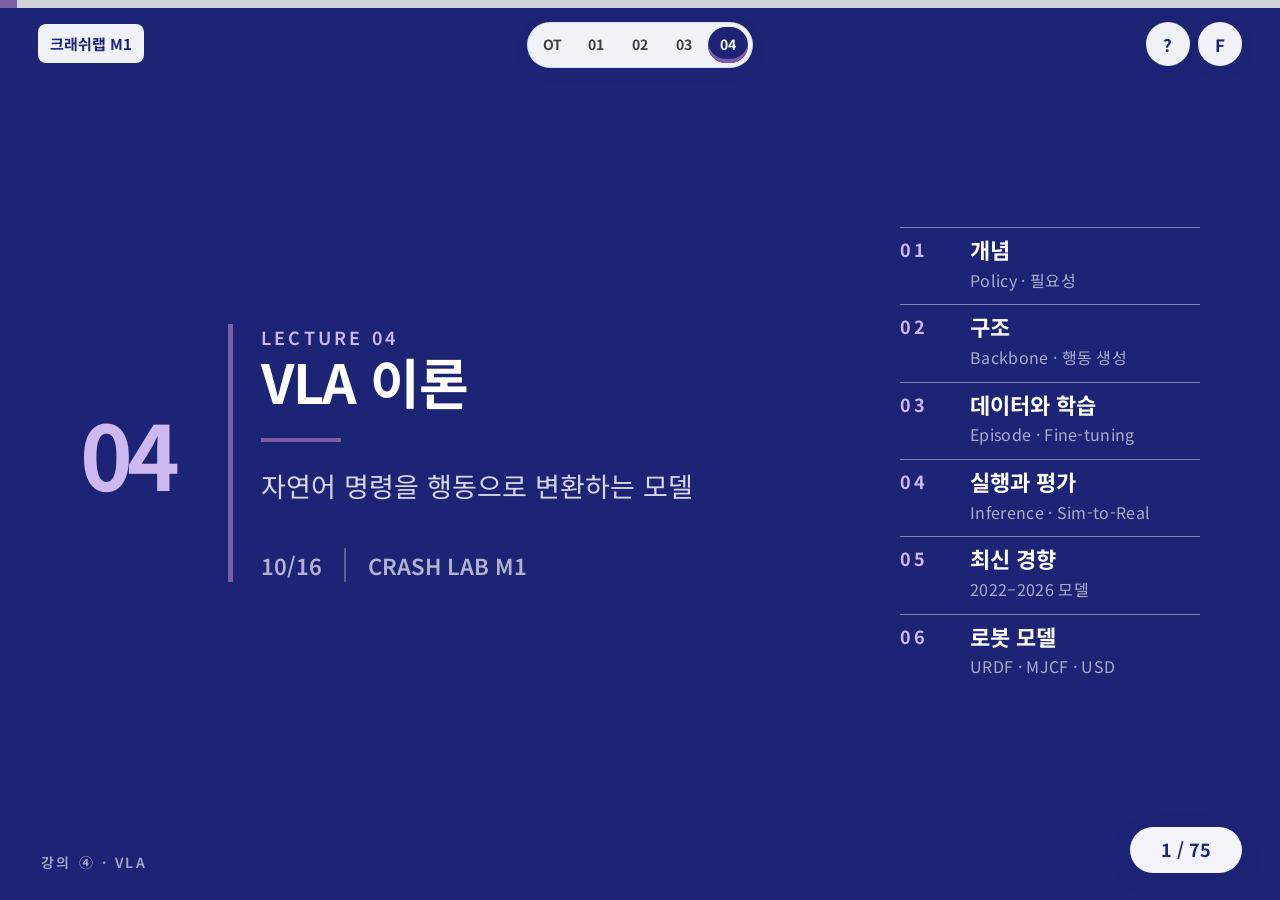
<file: lecture-4.html>
<!doctype html><html lang="ko"><head><meta charset="utf-8"><meta name="viewport" content="width=device-width,initial-scale=1"><meta name="description" content="자연어 명령을 행동으로 변환하는 VLA의 원리·학습·실행·최신 경향과 로봇 모델 구성"><title>강의 04 · VLA 이론 | 크래쉬랩 M1</title><link rel="icon" href="data:,"><link rel="stylesheet" href="assets/css/deck.css?v=5"><link rel="stylesheet" href="assets/css/lecture4-models.css?v=8"><link rel="stylesheet" href="assets/css/lecture4-vla.css?v=9"><script src="assets/js/vla-model.js?v=1" defer></script><script src="assets/js/vla-demo.js?v=3" defer></script><script src="assets/js/deck.js?v=3" defer></script></head><body class="deck-page lecture-4"><a class="skip-link" href="#slide-1">첫 슬라이드로</a><div class="deck-progress" aria-hidden="true"><span class="deck-progress__bar" data-progress></span></div><a class="deck-wordmark" href="index.html">크래쉬랩 M1</a><nav class="lecture-nav" aria-label="강의 이동"><a href="orientation.html" aria-label="오리엔테이션">OT</a><a href="lecture-1.html" aria-label="강의 1">01</a><a href="lecture-2.html" aria-label="강의 2">02</a><a href="lecture-3.html" aria-label="강의 3">03</a><a href="lecture-4.html" aria-label="강의 4" aria-current="page">04</a></nav><div class="deck-tools"><button class="deck-tool" type="button" data-help-open aria-label="단축키 도움말">?</button><button class="deck-tool" type="button" data-fullscreen aria-label="전체화면" aria-pressed="false">F</button></div><div class="deck-counter" data-counter aria-live="polite">1 / 75</div><dialog class="shortcut-help" id="shortcut-help" aria-labelledby="shortcut-title"><div class="shortcut-help__inner"><h2 id="shortcut-title">슬라이드 단축키</h2><dl><dt>→ ↓ Space PageDown</dt><dd>다음 슬라이드</dd><dt>← ↑ PageUp</dt><dd>이전 슬라이드</dd><dt>Home / End</dt><dd>처음 / 마지막</dd><dt>F</dt><dd>전체화면 전환</dd><dt>?</dt><dd>도움말 열기 / 닫기</dd></dl><button class="shortcut-help__close" type="button" data-help-close>닫기</button></div></dialog><main class="deck" data-deck data-slide-count="75" data-prev-deck="lecture-3.html#slide-last"><section class="slide slide--title layout-title" id="slide-1" data-title="자연어 명령을 행동으로 변환하는 모델" aria-label="슬라이드 1 / 75: 자연어 명령을 행동으로 변환하는 모델" data-layout="L1"><div class="slide__inner"><div><p class="slide__eyebrow">LECTURE 04</p><h1>VLA 이론</h1><p class="slide__lead">자연어 명령을 행동으로 변환하는 모델</p><div class="title-meta"><span>10/16</span><span>CRASH LAB M1</span></div></div><div class="title-number" aria-hidden="true">04</div><figure class="title-robot" aria-hidden="true"><img src="assets/img/m1-3q.png" alt=""></figure><ol class="title-index" aria-label="강의 개념 목차"><li><span>01</span><div><strong>개념</strong><small>Policy · 필요성</small></div></li><li><span>02</span><div><strong>구조</strong><small>Backbone · 행동 생성</small></div></li><li><span>03</span><div><strong>데이터와 학습</strong><small>Episode · Fine-tuning</small></div></li><li><span>04</span><div><strong>실행과 평가</strong><small>Inference · Sim-to-Real</small></div></li><li><span>05</span><div><strong>최신 경향</strong><small>2022–2026 모델</small></div></li><li><span>06</span><div><strong>로봇 모델</strong><small>URDF · MJCF · USD</small></div></li></ol></div></section>
<section class="slide slide--question layout-question" id="slide-2" data-title="질문" aria-label="슬라이드 2 / 75: 질문" data-layout="L2"><div class="slide__inner"><p class="slide__eyebrow">QUESTION</p><div class="question-mark" aria-hidden="true">?</div><h2>‘빨간 컵을 집어’를 로봇이 어떻게 해석할까?</h2><ol class="question-index" aria-label="강의 개념 목차"><li aria-current="step"><span>01</span><div><strong>개념</strong><small>Policy · 필요성</small></div></li><li><span>02</span><div><strong>구조</strong><small>Backbone · 행동 생성</small></div></li><li><span>03</span><div><strong>데이터와 학습</strong><small>Episode · Fine-tuning</small></div></li><li><span>04</span><div><strong>실행과 평가</strong><small>Inference · Sim-to-Real</small></div></li><li><span>05</span><div><strong>최신 경향</strong><small>2022–2026 모델</small></div></li><li><span>06</span><div><strong>로봇 모델</strong><small>URDF · MJCF · USD</small></div></li></ol></div></section>
<section class="slide visual-full layout-diagram" id="slide-3" data-title="VLA 세 글자" aria-label="슬라이드 3 / 75: VLA 세 글자" data-layout="L3"><div class="slide__inner"><header class="slide__header"><p class="slide__eyebrow">CONCEPT</p><h2>VLA 세 글자</h2></header><div class="slide__visual"><svg class="deck-svg" viewBox="0 0 1200 560" role="img" aria-label="카메라 입력과 언어 명령이 실제 ALICE M1의 큐브 파지 행동으로 이어지는 VLA 흐름"><title>Vision Language Action 실물 흐름</title><defs><marker id="vla-arrow" viewBox="0 0 10 10" refX="9" refY="5" markerWidth="6" markerHeight="6" orient="auto"><path d="M0,1 L10,5 L0,9 L2.5,5 Z" fill="#1D2475"/></marker></defs><rect x="35" y="80" width="300" height="400" rx="24" fill="#1D2475"/><text x="185" y="145" text-anchor="middle" dominant-baseline="central" font-size="36" font-weight="700" fill="#FFFFFF">Vision</text><circle cx="185" cy="270" r="74" fill="#FFFFFF" opacity=".12"/><circle cx="185" cy="270" r="36" fill="none" stroke="#FFFFFF" stroke-width="10"/><circle cx="185" cy="270" r="12" fill="#75B446"/><text x="185" y="415" text-anchor="middle" font-size="25" fill="#FFFFFF">빨간 큐브를 인식한다</text><rect x="450" y="80" width="300" height="400" rx="24" fill="#F1ECF7"/><text x="600" y="145" text-anchor="middle" dominant-baseline="central" font-size="36" font-weight="700" fill="#1D2475">Language</text><path d="M500 205H700V335H625L575 380V335H500Z" fill="#FFFFFF"/><text x="600" y="258" text-anchor="middle" font-size="25" fill="#1D2475">“빨간 큐브를</text><text x="600" y="300" text-anchor="middle" font-size="25" fill="#1D2475">집어 줘”</text><text x="600" y="415" text-anchor="middle" font-size="25" fill="#3F3D42">명령의 의미를 해석한다</text><rect x="865" y="80" width="300" height="400" rx="24" fill="#F5F7FA"/><text x="1015" y="125" text-anchor="middle" dominant-baseline="central" font-size="36" font-weight="700" fill="#1D2475">Action</text><image href="assets/img/m1-gripper.png" x="885" y="145" width="260" height="250" preserveAspectRatio="xMidYMid meet" style="filter:drop-shadow(0 8px 18px rgba(29,36,117,.18))"/><text x="1015" y="435" text-anchor="middle" font-size="25" fill="#1D2475">파지 동작을 실행한다</text><path d="M335 280H435" fill="none" stroke="#1D2475" stroke-width="5" marker-end="url(#vla-arrow)"/><path d="M750 280H850" fill="none" stroke="#1D2475" stroke-width="5" marker-end="url(#vla-arrow)"/></svg></div><p class="key-line">인식과 해석에서 행동 출력까지 하나의 흐름</p></div></section>
<section class="slide vla-slide" id="slide-4" data-title="Policy: 관측과 명령에서 행동으로" aria-label="슬라이드 4 / 75: Policy: 관측과 명령에서 행동으로" data-layout="L4">
<div class="slide__inner"><header class="slide__header"><p class="slide__eyebrow">CONCEPT · POLICY</p><h2>Policy: 관측과 명령에서 행동으로</h2><p class="model-lead">VLA는 매 순간의 관측과 명령을 받아 다음 행동을 고르는 Policy(행동을 선택하는 규칙)이다.</p></header>
<div class="model-columns"><figure class="model-panel"><svg class="vla-svg" viewBox="0 0 760 540" role="img" aria-label="관측과 명령이 Policy로 들어가 행동이 되고, 제어기와 로봇이 움직인 결과가 다음 관측으로 돌아오는 닫힌 루프"><title>관측·명령·Policy·행동의 닫힌 루프</title>
<defs><marker id="v-policy-b" viewBox="0 0 10 10" refX="9" refY="5" markerWidth="5" markerHeight="5" orient="auto-start-reverse"><path d="M0,1 L10,5 L0,9 L2.5,5 Z" fill="#1D2475"/></marker></defs>
<g class="chip"><rect x="420" y="20" width="320" height="44" rx="22"/><text x="580" y="42" text-anchor="middle">명령 l · ‘빨간 컵을 집어’</text></g>
<line x1="580" y1="64" x2="580" y2="140" stroke="#1D2475" stroke-width="5" stroke-linecap="round" marker-end="url(#v-policy-b)"/>
<rect x="460" y="140" width="260" height="110" rx="16" fill="#1D2475"/><text x="590" y="178" text-anchor="middle" class="white" font-size="30" font-weight="700">Policy π</text><text x="590" y="218" text-anchor="middle" class="white" font-size="21" font-weight="400">VLA 모델</text>
<rect x="40" y="140" width="260" height="110" rx="16" fill="#F1ECF7"/><text x="170" y="178" text-anchor="middle" font-size="30" font-weight="700">관측 oₜ</text><text x="170" y="218" text-anchor="middle" class="small">영상 · 관절 상태</text>
<rect x="460" y="400" width="260" height="110" rx="16" fill="#FFFFFF" stroke="#D8DEE9" stroke-width="2"/><text x="590" y="438" text-anchor="middle" font-size="28" font-weight="700">제어기 · 로봇</text><text x="590" y="478" text-anchor="middle" class="small">관절 목표 추종</text>
<rect x="40" y="400" width="260" height="110" rx="16" fill="#FFFFFF" stroke="#D8DEE9" stroke-width="2"/><text x="170" y="438" text-anchor="middle" font-size="28" font-weight="700">환경 변화</text><text x="170" y="478" text-anchor="middle" class="small">물체 위치 · 로봇 자세</text>
<line x1="300" y1="195" x2="460" y2="195" stroke="#1D2475" stroke-width="5" stroke-linecap="round" marker-end="url(#v-policy-b)"/>
<line x1="590" y1="250" x2="590" y2="400" stroke="#1D2475" stroke-width="5" stroke-linecap="round" marker-end="url(#v-policy-b)"/>
<line x1="460" y1="455" x2="300" y2="455" stroke="#1D2475" stroke-width="5" stroke-linecap="round" marker-end="url(#v-policy-b)"/>
<line x1="170" y1="400" x2="170" y2="250" stroke="#1D2475" stroke-width="5" stroke-linecap="round" marker-end="url(#v-policy-b)"/>
<g class="chip"><rect x="520" y="304" width="140" height="44" rx="22"/><text x="590" y="326" text-anchor="middle">행동 aₜ</text></g>
<g class="chip"><rect x="80" y="304" width="180" height="44" rx="22"/><text x="170" y="326" text-anchor="middle">다음 관측 oₜ₊₁</text></g>
</svg><figcaption class="model-caption">개념도. 이 루프가 제어 주기마다 반복된다.</figcaption></figure>
<div class="model-copy"><ol class="model-steps"><li><strong>관측 oₜ · 지금의 상황</strong><p>카메라 영상과 관절 각도 같은 로봇 상태다. 무엇이 보이고 로봇이 어떤 자세인지를 담는다.</p></li><li><strong>명령 l · 사람이 준 작업</strong><p>작업을 설명하는 문장이다. 한 Episode(작업 한 번을 시작해서 끝낼 때까지) 동안 보통 바뀌지 않는다.</p></li><li><strong>행동 aₜ · 다음 순간의 목표</strong><p>관절 목표각이나 손끝 이동량이다. 모터 전류는 직접 정하지 않고, 강의 ②의 제어기가 이 값을 목표로 따라간다.</p></li></ol><p class="model-note">Policy π(aₜ | oₜ, l): 관측과 명령이 주어졌을 때의 행동 분포. VLA는 신경망(데이터로 계산법을 배우는 모델)으로 이 함수를 학습한다.</p></div></div>
<p class="model-takeaway">Policy: 관측과 명령을 다음 행동으로 바꾸는 함수</p></div></section>
<section class="slide layout-split" id="slide-5" data-title="기존 방식과의 차이" aria-label="슬라이드 5 / 75: 기존 방식과의 차이" data-layout="L4"><div class="slide__inner"><header class="slide__header"><p class="slide__eyebrow">CONCEPT</p><h2>기존 방식과의 차이</h2></header><div class="slide__visual"><svg class="deck-svg" viewBox="0 0 1000 560" role="img" aria-label="물체 인식, 작업 계획, 경로와 IK, 제어로 나뉜 모듈형 방식과, 영상과 명령에서 행동 결정까지를 하나의 VLA 모델이 맡고 제어는 그대로 두는 방식의 비교">
  <title>모듈형 방식과 VLA</title>
  <defs><marker id="v-modular-b" viewBox="0 0 10 10" refX="9" refY="5" markerWidth="5" markerHeight="5" orient="auto-start-reverse"><path d="M0,1 L10,5 L0,9 L2.5,5 Z" fill="#1D2475"/></marker></defs>
  <text class="svg-title" x="40" y="40" dominant-baseline="central">모듈형</text>
  <rect class="node" x="40" y="70" width="200" height="90" rx="16"/><text class="svg-blue" x="140" y="115" text-anchor="middle" dominant-baseline="central">물체 인식</text>
  <rect class="node" x="290" y="70" width="200" height="90" rx="16"/><text class="svg-blue" x="390" y="115" text-anchor="middle" dominant-baseline="central">작업 계획</text>
  <rect class="node" x="540" y="70" width="200" height="90" rx="16"/><text class="svg-blue" x="640" y="115" text-anchor="middle" dominant-baseline="central">경로 · IK</text>
  <rect class="node-green" x="790" y="70" width="200" height="90" rx="16"/><text class="svg-blue" x="890" y="115" text-anchor="middle" dominant-baseline="central">제어</text>
  <line x1="240" y1="115" x2="290" y2="115" stroke="#1D2475" stroke-width="5" stroke-linecap="round" marker-end="url(#v-modular-b)"/>
  <line x1="490" y1="115" x2="540" y2="115" stroke="#1D2475" stroke-width="5" stroke-linecap="round" marker-end="url(#v-modular-b)"/>
  <line x1="740" y1="115" x2="790" y2="115" stroke="#1D2475" stroke-width="5" stroke-linecap="round" marker-end="url(#v-modular-b)"/>
  <g class="chip"><rect x="130" y="190" width="520" height="44" rx="22"/><text x="390" y="212" text-anchor="middle" dominant-baseline="central">단계마다 사람이 규칙과 인터페이스 설계</text></g>
  <line x1="40" y1="280" x2="960" y2="280" stroke="#D8DEE9" stroke-width="2"/>
  <text class="svg-title" x="40" y="320" dominant-baseline="central">VLA</text>
  <rect class="node-green" x="40" y="350" width="200" height="90" rx="16"/><text class="svg-blue" x="140" y="395" text-anchor="middle" dominant-baseline="central">영상 + 명령</text>
  <rect class="fill-blue" x="290" y="350" width="450" height="90" rx="16"/><text class="svg-white" x="515" y="380" text-anchor="middle" dominant-baseline="central" font-size="26" font-weight="700">VLA 모델</text><text class="svg-white" x="515" y="414" text-anchor="middle" dominant-baseline="central" font-size="20" font-weight="400">인식부터 행동 결정까지 학습</text>
  <rect class="node-green" x="790" y="350" width="200" height="90" rx="16"/><text class="svg-blue" x="890" y="395" text-anchor="middle" dominant-baseline="central">제어</text>
  <line x1="240" y1="395" x2="290" y2="395" stroke="#1D2475" stroke-width="5" stroke-linecap="round" marker-end="url(#v-modular-b)"/>
  <line x1="740" y1="395" x2="790" y2="395" stroke="#1D2475" stroke-width="5" stroke-linecap="round" marker-end="url(#v-modular-b)"/>
  <g class="chip"><rect x="300" y="470" width="430" height="44" rx="22"/><text x="515" y="492" text-anchor="middle" dominant-baseline="central">데이터로 학습 · 제어기는 그대로</text></g>
</svg></div><ul class="slide-bullets"><li>모듈형은 단계마다 사람이 규칙과 인터페이스를 정한다.</li><li>VLA는 영상·명령에서 행동까지 한 모델로 학습한다.</li><li>모듈형은 원인 추적이 쉽고, VLA는 새 물체·표현에 유연하다.</li><li>두 방식 모두 마지막 제어 단계는 그대로 둔다.</li></ul></div></section>
<section class="slide vla-slide" id="slide-6" data-title="VLA를 쓰는 이유" aria-label="슬라이드 6 / 75: VLA를 쓰는 이유" data-layout="L4">
<div class="slide__inner"><header class="slide__header"><p class="slide__eyebrow">WHY VLA</p><h2>VLA를 쓰는 이유</h2><p class="model-lead">인터넷 규모의 Pretraining(미리 넓게 배우는 학습)으로 얻은 시각·언어 지식을 로봇 행동에 연결한다.</p></header>
<div class="vla-cards vla-cards--2"><article class="vla-card"><p class="vla-card__label">01 · 의미 일반화</p><h3>처음 보는 물체와 표현</h3><p>로봇 데이터에 없던 물체 이름과 관계도 웹에서 배운 지식으로 해석한다.</p><p class="vla-card__example">RT-2 · ‘테이블에서 떨어지려는 가방을 집어’, ‘콜라 캔을 테일러 스위프트 사진 옆으로’</p></article><article class="vla-card vla-card--tint"><p class="vla-card__label">02 · 다중 작업</p><h3>한 모델, 여러 작업</h3><p>작업마다 프로그램을 새로 짜지 않고 명령 문장만 바꿔 다른 작업을 수행한다.</p><p class="vla-card__example">RT-1 · 하나의 Policy로 700개 이상의 명령 수행</p></article><article class="vla-card vla-card--tint"><p class="vla-card__label">03 · 자연어 인터페이스</p><h3>사람의 말이 곧 입력</h3><p>목표를 좌표나 코드 대신 문장으로 준다. 계획을 세우는 상위 모델과도 문장으로 연결된다.</p><p class="vla-card__example">Gemini Robotics ER 2 · 계획을 세워 하위 VLA에 실행을 맡김</p></article><article class="vla-card"><p class="vla-card__label">04 · 데이터 공유</p><h3>여러 로봇의 경험을 함께</h3><p>다른 로봇의 데이터까지 함께 학습하면 각 로봇의 성능이 오른다는 결과가 보고됐다.</p><p class="vla-card__example">Open X-Embodiment · 로봇 22종, 21개 기관의 데이터</p></article></div>
<p class="model-takeaway">웹에서 배운 의미 지식과 로봇 데이터에서 배운 동작의 결합</p></div></section>
<section class="slide layout-compare" id="slide-7" data-title="VLA의 강점과 한계" aria-label="슬라이드 7 / 75: VLA의 강점과 한계" data-layout="L5"><div class="slide__inner"><header class="slide__header"><p class="slide__eyebrow">COMPARE</p><h2>VLA의 강점과 한계</h2></header><div class="comparison-grid"><article class="comparison-card"><h3>강점</h3><ul><li>처음 보는 물체·문장에도 의미를 연결한다.</li><li>명령 문장만 바꿔 여러 작업을 수행한다.</li><li>공개 모델을 Fine-tuning(우리 데이터로 추가 학습)해 시작할 수 있다.</li></ul></article><article class="comparison-card"><h3>한계</h3><ul><li>새로운 동작은 로봇 데이터에서만 배운다.</li><li>큰 모델은 느리다. RT-2는 Parameter(학습된 숫자)가 550억 개(55B)이고, 1초에 1~3번(1~3 Hz) 행동을 냈다.</li><li>성공률을 높여도 안전을 보장하지는 않는다.</li></ul></article></div></div></section>
<section class="slide layout-compare" id="slide-8" data-title="모방학습 vs 강화학습" aria-label="슬라이드 8 / 75: 모방학습 vs 강화학습" data-layout="L5"><div class="slide__inner"><header class="slide__header"><p class="slide__eyebrow">COMPARE</p><h2>모방학습 vs 강화학습</h2></header><div class="comparison-grid"><article class="comparison-card"><h3>모방학습</h3><ul><li>전문가 시연을 보고 그대로 따라 하도록 배운다.</li><li>양질의 시연 데이터가 많을수록 유리하다.</li><li>VLA 학습의 기본이며 Behavior Cloning이라고도 한다.</li></ul></article><article class="comparison-card"><h3>강화학습</h3><ul><li>시행착오를 겪으며 받는 보상의 합이 커지도록 배운다.</li><li>보상 설계가 잘못되면 의도와 다른 Policy가 학습된다.</li><li>최근에는 시연으로 배운 VLA를 다듬는 데 쓴다.</li></ul></article></div></div></section>
<section class="slide vla-slide" id="slide-9" data-title="Behavior Cloning과 누적 오차" aria-label="슬라이드 9 / 75: Behavior Cloning과 누적 오차" data-layout="L4">
<div class="slide__inner"><header class="slide__header"><p class="slide__eyebrow">CONCEPT · BEHAVIOR CLONING</p><h2>Behavior Cloning과 누적 오차</h2><p class="model-lead">시연을 따라 하는 Policy는 작은 실수 뒤의 상황을 배운 적이 없다.</p></header>
<div class="model-columns"><figure class="model-panel"><svg class="vla-svg" viewBox="0 0 760 520" role="img" aria-label="시연 경로를 따라가던 Policy가 작은 오차로 시연 분포를 벗어나고, 배운 적 없는 상태에서 오차가 커져 목표에서 멀어지는 개념도"><title>Behavior Cloning의 누적 오차</title>
<path d="M100 440 C 220 300 420 240 620 140" fill="none" stroke="#75B446" stroke-width="76" stroke-linecap="round" opacity=".16"/>
<path d="M100 440 C 220 300 420 240 620 140" fill="none" stroke="#75B446" stroke-width="5" stroke-linecap="round"/>
<path d="M100 440 C 200 340 320 320 440 320 S 640 340 700 420" fill="none" stroke="#1D2475" stroke-width="5" stroke-linecap="round" stroke-dasharray="14 10"/>
<circle cx="100" cy="440" r="14" fill="#1D2475"/>
<rect x="604" y="96" width="32" height="44" rx="6" fill="#1D2475"/><path d="M636 106 h10 a10 10 0 0 1 0 20 h-10" fill="none" stroke="#1D2475" stroke-width="5"/>
<path d="M684 404 L716 436 M716 404 L684 436" stroke="#F7931E" stroke-width="6" stroke-linecap="round"/>
<circle cx="214" cy="355" r="7" fill="#F7931E"/><circle cx="440" cy="320" r="7" fill="#F7931E"/>
<g class="chip"><rect x="60" y="470" width="120" height="44" rx="22"/><text x="120" y="492" text-anchor="middle">시작</text></g>
<g class="chip"><rect x="480" y="30" width="180" height="44" rx="22"/><text x="570" y="52" text-anchor="middle">목표 · 빨간 컵</text></g>
<g class="chip"><rect x="240" y="160" width="160" height="44" rx="22"/><text x="320" y="182" text-anchor="middle">시연 분포</text></g>
<g class="chip"><rect x="240" y="380" width="160" height="44" rx="22"/><text x="320" y="402" text-anchor="middle">작은 오차</text></g>
<g class="chip"><rect x="420" y="250" width="240" height="44" rx="22"/><text x="540" y="272" text-anchor="middle">배운 적 없는 상태</text></g>
<g class="chip"><rect x="500" y="460" width="160" height="44" rx="22"/><text x="580" y="482" text-anchor="middle">오차 누적</text></g>
</svg><figcaption class="model-caption">개념도. 초록 실선은 시연, 남색 점선은 학습한 Policy의 실행이다.</figcaption></figure>
<div class="model-copy"><ol class="model-steps"><li><strong>Behavior Cloning</strong><p>시연에서 얻은 관측–행동 쌍을 정답으로 삼아 지도학습(정답이 있는 예제로 배우는 학습)한다. VLA 학습의 기본 방식이다.</p></li><li><strong>Distribution Shift · 배운 적 없는 상황</strong><p>조금 벗어난 상태는 학습 데이터에 없어서 다음 행동도 틀리기 쉽다. 강의 ③의 Drift처럼 오차가 점점 쌓인다.</p></li><li><strong>완화 방법</strong><p>다양한 시작 조건, 실수 뒤 복구하는 시연, 사람이 개입한 기록, 행동 묶음 예측을 사용한다.</p></li></ol></div></div>
<p class="model-takeaway">시연에 없는 상태에서 커지는 오차, 누적 오차</p></div></section>
<section class="slide slide--question layout-question" id="slide-10" data-title="질문" aria-label="슬라이드 10 / 75: 질문" data-layout="L2"><div class="slide__inner"><p class="slide__eyebrow">QUESTION</p><div class="question-mark" aria-hidden="true">?</div><h2>카메라 영상과 문장을 어떻게 하나의 모델에 넣을까?</h2><ol class="question-index" aria-label="강의 개념 목차"><li><span>01</span><div><strong>개념</strong><small>Policy · 필요성</small></div></li><li aria-current="step"><span>02</span><div><strong>구조</strong><small>Backbone · 행동 생성</small></div></li><li><span>03</span><div><strong>데이터와 학습</strong><small>Episode · Fine-tuning</small></div></li><li><span>04</span><div><strong>실행과 평가</strong><small>Inference · Sim-to-Real</small></div></li><li><span>05</span><div><strong>최신 경향</strong><small>2022–2026 모델</small></div></li><li><span>06</span><div><strong>로봇 모델</strong><small>URDF · MJCF · USD</small></div></li></ol></div></section>
<section class="slide visual-full layout-diagram" id="slide-11" data-title="Token: 모든 입력을 같은 형식으로" aria-label="슬라이드 11 / 75: Token: 모든 입력을 같은 형식으로" data-layout="L3">
<div class="slide__inner"><header class="slide__header"><p class="slide__eyebrow">CONCEPT · TOKEN</p><h2>Token: 모든 입력을 같은 형식으로</h2></header>
<div class="slide__visual vla-token-panel" tabindex="0" role="region" aria-label="입력 Token 도식 가로 스크롤" data-horizontal-scroll><svg class="vla-token-diagram" viewBox="0 0 1600 700" role="img" aria-label="영상은 Vision Encoder로 256개 Token, 문장은 Tokenizer로 조각과 번호를 만든 뒤 Embedding으로 7개 Token, 관절값 8개는 선형 변환으로 1개 Token이 되어 Transformer에 들어간다"><title>Vision Encoder·Tokenizer와 Embedding·선형 변환의 입력 Token 흐름</title><defs><marker id="v-term-token" viewBox="0 0 10 10" refX="9" refY="5" markerWidth="5" markerHeight="5" orient="auto-start-reverse"><path d="M0,1 L10,5 L0,9 L2.5,5 Z" fill="#1D2475"/></marker></defs><g class="chip"><rect x="40" y="20" width="700" height="44" rx="22"/><text x="390" y="42" text-anchor="middle" dominant-baseline="central" font-size="30" font-weight="600" fill="#1D2475">예: 224×224 영상 → 조각 256개</text></g><g class="chip"><rect x="820" y="20" width="740" height="44" rx="22"/><text x="1190" y="42" text-anchor="middle" dominant-baseline="central" font-size="30" font-weight="600" fill="#1D2475">Token 하나 = Vector(숫자 목록) 하나</text></g><rect x="40" y="120" width="200" height="90" rx="16" fill="#EEF1F6"/><path d="M80 120V210M120 120V210M160 120V210M200 120V210M40 150H240M40 180H240" stroke="#fff" stroke-width="3"/><text x="140" y="240" text-anchor="middle" dominant-baseline="central" font-size="28" font-weight="600" fill="#1D2475">카메라 영상</text><rect x="40" y="320" width="200" height="90" rx="16" fill="#F1ECF7"/><text x="140.0" y="342" text-anchor="middle" dominant-baseline="central" font-size="28" font-weight="600" fill="#1D2475">‘빨간 컵을</text><text x="140.0" y="386" text-anchor="middle" dominant-baseline="central" font-size="28" font-weight="600" fill="#1D2475">집어’</text><rect x="40" y="520" width="200" height="90" rx="16" fill="#EEF1F6"/><line x1="60" y1="590" x2="60" y2="550" stroke="#416A22" stroke-width="10" stroke-linecap="round"/><line x1="82" y1="590" x2="82" y2="562" stroke="#416A22" stroke-width="10" stroke-linecap="round"/><line x1="104" y1="590" x2="104" y2="574" stroke="#416A22" stroke-width="10" stroke-linecap="round"/><line x1="126" y1="590" x2="126" y2="550" stroke="#416A22" stroke-width="10" stroke-linecap="round"/><line x1="148" y1="590" x2="148" y2="562" stroke="#416A22" stroke-width="10" stroke-linecap="round"/><line x1="170" y1="590" x2="170" y2="574" stroke="#416A22" stroke-width="10" stroke-linecap="round"/><line x1="192" y1="590" x2="192" y2="550" stroke="#416A22" stroke-width="10" stroke-linecap="round"/><line x1="214" y1="590" x2="214" y2="562" stroke="#416A22" stroke-width="10" stroke-linecap="round"/><text x="140" y="640" text-anchor="middle" dominant-baseline="central" font-size="28" font-weight="600" fill="#1D2475">관절 상태 8개</text><rect x="360" y="110" width="260" height="110" rx="16" fill="#F1ECF7"/><text x="490.0" y="140" text-anchor="middle" dominant-baseline="central" font-size="34" font-weight="600" fill="#1D2475">Vision Encoder</text><text x="490.0" y="190" text-anchor="middle" dominant-baseline="central" font-size="28" font-weight="600" fill="#1D2475">사진 조각 → Vector</text><rect x="360" y="310" width="260" height="110" rx="16" fill="#F1ECF7"/><text x="490.0" y="340" text-anchor="middle" dominant-baseline="central" font-size="34" font-weight="600" fill="#1D2475">Tokenizer</text><text x="490.0" y="390" text-anchor="middle" dominant-baseline="central" font-size="28" font-weight="600" fill="#1D2475">문장 → 조각 · 번호</text><rect x="760" y="320" width="200" height="90" rx="16" fill="#F1ECF7"/><text x="860.0" y="342" text-anchor="middle" dominant-baseline="central" font-size="30" font-weight="600" fill="#1D2475">Embedding</text><text x="860.0" y="386" text-anchor="middle" dominant-baseline="central" font-size="26" font-weight="600" fill="#1D2475">번호 → Vector</text><rect x="360" y="500" width="260" height="140" rx="16" fill="#F1ECF7"/><text x="490.0" y="526" text-anchor="middle" dominant-baseline="central" font-size="34" font-weight="600" fill="#1D2475">선형 변환</text><text x="490.0" y="574" text-anchor="middle" dominant-baseline="central" font-size="24" font-weight="600" fill="#1D2475">관절값 8개 →</text><text x="490.0" y="612" text-anchor="middle" dominant-baseline="central" font-size="24" font-weight="600" fill="#1D2475">Vector 1개</text><line x1="240" y1="165" x2="360" y2="165" stroke="#1D2475" stroke-width="5" stroke-linecap="round" marker-end="url(#v-term-token)"/><line x1="240" y1="365" x2="360" y2="365" stroke="#1D2475" stroke-width="5" stroke-linecap="round" marker-end="url(#v-term-token)"/><line x1="240" y1="565" x2="360" y2="565" stroke="#1D2475" stroke-width="5" stroke-linecap="round" marker-end="url(#v-term-token)"/><line x1="620" y1="365" x2="760" y2="365" stroke="#1D2475" stroke-width="5" stroke-linecap="round" marker-end="url(#v-term-token)"/><line x1="960" y1="365" x2="1050" y2="365" stroke="#1D2475" stroke-width="5" stroke-linecap="round" marker-end="url(#v-term-token)"/><line x1="620" y1="165" x2="1050" y2="165" stroke="#1D2475" stroke-width="5" stroke-linecap="round" marker-end="url(#v-term-token)"/><line x1="620" y1="565" x2="1050" y2="565" stroke="#1D2475" stroke-width="5" stroke-linecap="round" marker-end="url(#v-term-token)"/><rect x="1030" y="100" width="200" height="560" rx="18" fill="none" stroke="#7B5EA7" stroke-width="2" stroke-dasharray="10 8"/><rect x="1050" y="140" width="160" height="20" rx="6" fill="#7B5EA7"/><rect x="1050" y="170" width="160" height="20" rx="6" fill="#7B5EA7"/><rect x="1050" y="200" width="160" height="20" rx="6" fill="#7B5EA7"/><text x="1130" y="245" text-anchor="middle" dominant-baseline="central" font-size="30" font-weight="600" fill="#1D2475">영상 256개</text><rect x="1050" y="290" width="160" height="18" rx="6" fill="#1D2475"/><rect x="1050" y="314" width="160" height="18" rx="6" fill="#1D2475"/><rect x="1050" y="338" width="160" height="18" rx="6" fill="#1D2475"/><rect x="1050" y="362" width="160" height="18" rx="6" fill="#1D2475"/><rect x="1050" y="386" width="160" height="18" rx="6" fill="#1D2475"/><rect x="1050" y="410" width="160" height="18" rx="6" fill="#1D2475"/><rect x="1050" y="434" width="160" height="18" rx="6" fill="#1D2475"/><text x="1130" y="480" text-anchor="middle" dominant-baseline="central" font-size="30" font-weight="600" fill="#1D2475">문장 7개</text><rect x="1050" y="550" width="160" height="30" rx="6" fill="#416A22"/><text x="1130" y="625" text-anchor="middle" dominant-baseline="central" font-size="30" font-weight="600" fill="#1D2475">상태 1개</text><rect x="1300" y="310" width="260" height="110" rx="16" fill="#1D2475"/><text x="1430.0" y="340" text-anchor="middle" dominant-baseline="central" font-size="34" font-weight="600" fill="#fff">Transformer</text><text x="1430.0" y="390" text-anchor="middle" dominant-baseline="central" font-size="28" font-weight="600" fill="#fff">VLM Backbone</text><line x1="1230" y1="365" x2="1300" y2="365" stroke="#1D2475" stroke-width="5" stroke-linecap="round" marker-end="url(#v-term-token)"/><line x1="1430" y1="420" x2="1430" y2="500" stroke="#1D2475" stroke-width="5" stroke-linecap="round" marker-end="url(#v-term-token)"/><rect x="1300" y="500" width="260" height="110" rx="16" fill="#F1ECF7"/><text x="1430.0" y="555" text-anchor="middle" dominant-baseline="central" font-size="34" font-weight="600" fill="#1D2475">Action Head</text></svg></div><p class="key-line">영상·문장·로봇 상태를 한 줄의 Token으로</p></div></section>
<section class="slide vla-slide layout-compare layout-guide vla-term-guide" id="slide-12" data-title="Token을 만드는 구성 요소" aria-label="슬라이드 12 / 75: Token을 만드는 구성 요소" data-layout="L5">
<div class="slide__inner"><header class="slide__header"><p class="slide__eyebrow">GUIDE · TOKEN</p><h2>Token을 만드는 구성 요소</h2></header>
<table class="concept-table"><tbody><tr><th scope="row">Token</th><td>모델이 한 칸씩 읽는 입력 조각이다. 문장·영상·로봇 상태가 모두 Token이 되어 한 줄로 이어진다.</td></tr><tr><th scope="row">Vector</th><td>순서가 정해진 숫자 목록이다. Token 하나는 Vector 하나가 되며, PaliGemma에서는 숫자 2048개다.</td></tr><tr><th scope="row">Tokenizer</th><td>문장을 사전에 있는 조각으로 자르고 번호를 붙인다. PaliGemma는 ‘빨간 컵을 집어’를 띄어쓰기를 포함해 7조각으로 자른다.</td></tr><tr><th scope="row">Embedding</th><td>조각 번호를 Vector로 바꾸는 표다. 번호마다 숫자 목록이 있고, 그 값은 학습으로 정해진다.</td></tr><tr><th scope="row">Vision Encoder</th><td>영상을 작은 정사각형 조각으로 나눠 조각마다 Vector를 만드는 신경망이다. 224×224 영상은 조각 256개다.</td></tr><tr><th scope="row">Transformer</th><td>Token끼리 서로 얼마나 참고할지 계산해 정보를 섞는 신경망이다. 이 계산 층을 여러 겹 쌓는다.</td></tr></tbody></table><p class="model-note">Token은 원래 문장 조각을 부르던 말이다. 영상·상태도 같은 줄에서 읽으므로 Token이라 부른다. 문장은 Tokenizer로 조각·번호를 만들고, 영상·상태는 Vision Encoder와 선형 변환으로 Vector를 만든다.</p></div></section>
<section class="slide vla-slide vla-linear-slide" id="slide-13" data-title="선형 변환: 곱하고 더해 길이 맞추기" aria-label="슬라이드 13 / 75: 선형 변환: 곱하고 더해 길이 맞추기" data-layout="L4">
<div class="slide__inner"><header class="slide__header"><p class="slide__eyebrow">CONCEPT · LINEAR PROJECTION</p><h2>선형 변환: 곱하고 더해 길이 맞추기</h2><p class="model-lead">길이가 다른 숫자 목록을 모델이 쓰는 길이로 바꾸는 가장 단순한 계산이다.</p></header>
<div class="model-columns"><figure class="model-panel" tabindex="0" role="region" aria-label="선형 변환 도식 가로 스크롤" data-horizontal-scroll><svg class="vla-svg vla-linear-diagram" viewBox="0 0 860 480" role="img" aria-label="교육용 선형 변환. 입력 0.5, 마이너스 0.2, 1.0에 첫 출력 가중치 0.4, 0.1, 0.3을 곱해 더하면 0.48, 둘째 가중치 마이너스 0.2, 0.5, 0.1은 마이너스 0.10"><title>입력 세 숫자와 출력 두 숫자의 선형 변환</title><defs><marker id="v-term-linear" viewBox="0 0 10 10" refX="9" refY="5" markerWidth="5" markerHeight="5" orient="auto-start-reverse"><path d="M0,1 L10,5 L0,9 L2.5,5 Z" fill="#7B5EA7"/></marker></defs><line x1="260" y1="120" x2="600" y2="340" stroke="#C9C2D6" stroke-width="2" stroke-linecap="round" marker-end="url(#v-term-linear)"/><line x1="260" y1="260" x2="600" y2="340" stroke="#C9C2D6" stroke-width="2" stroke-linecap="round" marker-end="url(#v-term-linear)"/><line x1="260" y1="400" x2="600" y2="340" stroke="#C9C2D6" stroke-width="2" stroke-linecap="round" marker-end="url(#v-term-linear)"/><line x1="260" y1="120" x2="600" y2="180" stroke="#7B5EA7" stroke-width="5" stroke-linecap="round" marker-end="url(#v-term-linear)"/><line x1="260" y1="260" x2="600" y2="180" stroke="#7B5EA7" stroke-width="5" stroke-linecap="round" marker-end="url(#v-term-linear)"/><line x1="260" y1="400" x2="600" y2="180" stroke="#7B5EA7" stroke-width="5" stroke-linecap="round" marker-end="url(#v-term-linear)"/><rect x="60" y="75" width="200" height="90" rx="16" fill="#1D2475"/><text x="160.0" y="120" text-anchor="middle" dominant-baseline="central" font-size="30" font-weight="600" fill="#fff">0.5</text><rect x="60" y="215" width="200" height="90" rx="16" fill="#1D2475"/><text x="160.0" y="260" text-anchor="middle" dominant-baseline="central" font-size="30" font-weight="600" fill="#fff">−0.2</text><rect x="60" y="355" width="200" height="90" rx="16" fill="#1D2475"/><text x="160.0" y="400" text-anchor="middle" dominant-baseline="central" font-size="30" font-weight="600" fill="#fff">1.0</text><rect x="600" y="135" width="200" height="90" rx="16" fill="#7B5EA7"/><text x="700.0" y="180" text-anchor="middle" dominant-baseline="central" font-size="30" font-weight="600" fill="#fff">0.48</text><rect x="600" y="295" width="200" height="90" rx="16" fill="#F1ECF7"/><text x="700.0" y="340" text-anchor="middle" dominant-baseline="central" font-size="30" font-weight="600" fill="#1D2475">−0.10</text><g class="chip chip--accent"><rect x="420" y="135" width="80" height="40" rx="20"/><text x="460" y="155" text-anchor="middle" dominant-baseline="central" font-size="26" font-weight="600" fill="#7B5EA7">0.4</text></g><g class="chip chip--accent"><rect x="420" y="193" width="80" height="40" rx="20"/><text x="460" y="213" text-anchor="middle" dominant-baseline="central" font-size="26" font-weight="600" fill="#7B5EA7">0.1</text></g><g class="chip chip--accent"><rect x="420" y="251" width="80" height="40" rx="20"/><text x="460" y="271" text-anchor="middle" dominant-baseline="central" font-size="26" font-weight="600" fill="#7B5EA7">0.3</text></g><g class="chip chip--muted"><rect x="280" y="139" width="80" height="40" rx="20"/><text x="320" y="159" text-anchor="middle" dominant-baseline="central" font-size="26" font-weight="600" fill="#6B6B6B">−0.2</text></g><g class="chip chip--muted"><rect x="280" y="254" width="80" height="40" rx="20"/><text x="320" y="274" text-anchor="middle" dominant-baseline="central" font-size="26" font-weight="600" fill="#6B6B6B">0.5</text></g><g class="chip chip--muted"><rect x="280" y="369" width="80" height="40" rx="20"/><text x="320" y="389" text-anchor="middle" dominant-baseline="central" font-size="26" font-weight="600" fill="#6B6B6B">0.1</text></g><text x="160" y="35" text-anchor="middle" dominant-baseline="central" font-size="26" font-weight="600" fill="#1D2475">입력 관절값 3개</text><text x="700" y="35" text-anchor="middle" dominant-baseline="central" font-size="26" font-weight="600" fill="#1D2475">출력 숫자 2개</text></svg><p class="vla-linear-equation">0.4×0.5 + 0.1×(−0.2) + 0.3×1.0 = 0.48</p><figcaption class="model-caption">교육용 예시. 실제 모델은 관절값 8개를 숫자 수백~수천 개로 바꾼다.</figcaption></figure><div class="model-copy"><ol class="model-steps"><li><strong>계산 · 곱하고 더하기</strong><p>출력마다 가중치를 입력에 곱해 모두 더한다. 같은 점수에 대학마다 다른 비율을 곱해 환산 점수를 내는 계산과 같다.</p></li><li><strong>쓰임 · 길이 맞추기</strong><p>π0·SmolVLA는 관절 상태를 선형 변환으로 Token 하나로 만든다. PaliGemma는 Vision Encoder의 숫자 1152개를 2048개로 맞춘다.</p></li><li><strong>학습 · 가중치는 데이터로</strong><p>가중치는 사람이 정하지 않고 학습으로 정해진다. 관절값 8개를 숫자 1024개로 바꾸면 곱할 가중치만 8,192개다.</p></li></ol><p class="model-note">곱셈과 덧셈만 쓰기 때문에 선형이라 부른다. 신경망은 선형 변환 사이사이에 곡선을 만드는 계산을 끼워 복잡한 관계를 배운다.</p></div></div><p class="model-takeaway">곱셈과 덧셈으로 숫자 목록의 길이를 맞추는 변환</p></div></section>
<section class="slide vla-slide" id="slide-14" data-title="VLM Backbone: 미리 배운 눈과 언어" aria-label="슬라이드 14 / 75: VLM Backbone: 미리 배운 눈과 언어" data-layout="L4">
<div class="slide__inner"><header class="slide__header"><p class="slide__eyebrow">ARCHITECTURE · BACKBONE</p><h2>VLM Backbone: 미리 배운 눈과 언어</h2><p class="model-lead">VLM(영상과 문장을 함께 읽는 모델)은 인터넷의 영상–문장 쌍으로 학습한다. VLA는 이를 Backbone(모델의 몸통)으로 가져오고, 끝에 Action Head(Vector를 행동 숫자로 바꾸는 부분)를 붙인다.</p></header>
<div class="model-columns model-columns--reverse"><div class="model-copy"><div class="model-table-wrap" tabindex="0" role="region" aria-label="비교표 가로 스크롤" data-horizontal-scroll><table class="model-table"><thead><tr><th scope="col">VLA</th><th scope="col">VLM Backbone</th><th scope="col">Action Head</th></tr></thead><tbody><tr><th scope="row">OpenVLA<small>2024</small></th><td>Llama 2 7B<small>Vision Encoder DINOv2 · SigLIP</small></td><td>행동 Token<small>차원마다 256구간</small></td></tr><tr><th scope="row">π0<small>2024</small></th><td>PaliGemma 3B</td><td>Action Expert<small>약 3억</small></td></tr><tr><th scope="row">GR00T N1<small>2025</small></th><td>Eagle-2 VLM<small>13.4억 Parameter</small></td><td>Diffusion Transformer<small>모델 전체 22억</small></td></tr><tr><th scope="row">SmolVLA<small>2025</small></th><td>SmolVLM-2<small>언어 모델 앞 16개 층</small></td><td>Action Expert<small>약 1억 · 전체 4.5억</small></td></tr></tbody></table></div><p class="model-caption">논문 공개 값이다. 모델 크기는 Parameter(학습된 숫자) 개수로 나타내며, 7B는 70억 개다. Action Expert·DiT는 다음 장에서 다룬다.</p></div>
<figure class="model-panel vla-head-panel" tabindex="0" role="region" aria-label="VLM Backbone과 Action Head 도식 가로 스크롤" data-horizontal-scroll><svg class="vla-svg vla-flow-svg " viewBox="0 0 1040 640" role="img" aria-label="영상·문장·관절 상태가 VLM Backbone과 Action Head를 거쳐 행동 묶음이 되고 제어기로 간다. 웹 영상–문장 쌍은 Backbone의 Pretraining에, 로봇 시연의 행동은 학습 때 비교할 정답으로만 쓴다."><title>VLM Backbone과 Action Head</title><defs><marker id="v-head-flow-14" viewBox="0 0 10 10" refX="9" refY="5" markerWidth="5" markerHeight="5" orient="auto-start-reverse"><path d="M0,1 L10,5 L0,9 L2.5,5 Z" fill="#1D2475"/></marker></defs><g class="chip"><rect x="40" y="20" width="480" height="44" rx="22"/><text x="280.0" y="42" text-anchor="middle" dominant-baseline="central" font-size="26" font-weight="500" fill="#1D2475">영상 · 문장 · 관절 상태</text></g><line x1="280" y1="64" x2="280" y2="140" stroke="#1D2475" stroke-width="5" stroke-linecap="round" marker-end="url(#v-head-flow-14)"/><rect x="40" y="140" width="480" height="200" rx="18" fill="#1D2475"/><text x="280" y="172" text-anchor="middle" dominant-baseline="central" font-size="30" font-weight="700" fill="#FFFFFF">VLM Backbone</text><rect x="60" y="210" width="200" height="90" rx="16" fill="#FFFFFF" stroke="#D8DEE9" stroke-width="2"/><text x="160.0" y="255.0" text-anchor="middle" dominant-baseline="central" font-size="25" font-weight="700" fill="#1D2475">Vision Encoder</text><rect x="300" y="210" width="200" height="90" rx="16" fill="#FFFFFF" stroke="#D8DEE9" stroke-width="2"/><text x="400.0" y="255.0" text-anchor="middle" dominant-baseline="central" font-size="30" font-weight="700" fill="#1D2475">언어 모델</text><line x1="520" y1="240" x2="640" y2="240" stroke="#1D2475" stroke-width="5" stroke-linecap="round" marker-end="url(#v-head-flow-14)"/><text x="580" y="200" text-anchor="middle" dominant-baseline="central" font-size="25" font-weight="700" fill="#1D2475">Vector</text><rect x="640" y="180" width="260" height="110" rx="16" fill="#7B5EA7" stroke="#7B5EA7" stroke-width="2"/><text x="770.0" y="216" text-anchor="middle" dominant-baseline="central" font-size="30" font-weight="700" fill="#FFFFFF">Action Head</text><text x="770.0" y="258" text-anchor="middle" dominant-baseline="central" font-size="26" font-weight="500" fill="#FFFFFF">Vector → 행동 숫자</text><line x1="770" y1="290" x2="770" y2="380" stroke="#1D2475" stroke-width="5" stroke-linecap="round" marker-end="url(#v-head-flow-14)"/><g class="chip"><rect x="640" y="380" width="260" height="44" rx="22"/><text x="770.0" y="402" text-anchor="middle" dominant-baseline="central" font-size="26" font-weight="500" fill="#1D2475">행동 묶음 · 예 50×8</text></g><line x1="770" y1="424" x2="770" y2="520" stroke="#1D2475" stroke-width="5" stroke-linecap="round" marker-end="url(#v-head-flow-14)"/><rect x="640" y="520" width="260" height="110" rx="16" fill="#FFFFFF" stroke="#D8DEE9" stroke-width="2"/><text x="770.0" y="556" text-anchor="middle" dominant-baseline="central" font-size="30" font-weight="700" fill="#1D2475">제어기</text><text x="770.0" y="598" text-anchor="middle" dominant-baseline="central" font-size="26" font-weight="500" fill="#1D2475">강의 ②</text><g class="chip"><rect x="40" y="400" width="260" height="44" rx="22"/><text x="170.0" y="422" text-anchor="middle" dominant-baseline="central" font-size="26" font-weight="500" fill="#1D2475">웹 영상–문장 쌍</text></g><line x1="170" y1="400" x2="170" y2="340" stroke="#1D2475" stroke-width="5" stroke-linecap="round" stroke-dasharray="12 10" marker-end="url(#v-head-flow-14)"/><text x="160" y="370" text-anchor="end" dominant-baseline="central" font-size="26" font-weight="500" fill="#1D2475">Pretraining</text><g class="chip"><rect x="320" y="480" width="260" height="44" rx="22"/><text x="450.0" y="502" text-anchor="middle" dominant-baseline="central" font-size="26" font-weight="500" fill="#1D2475">로봇 시연의 행동</text></g><path d="M580 502 H600 Q620 502 620 482 V422 Q620 402 640 402" fill="none" stroke="#1D2475" stroke-width="5" stroke-linecap="round" stroke-linejoin="round" stroke-dasharray="12 10" marker-end="url(#v-head-flow-14)"/><text x="480" y="450" text-anchor="middle" dominant-baseline="central" font-size="26" font-weight="500" fill="#1D2475">학습 때 정답</text><path d="M920 120 H940 Q960 120 960 140 V320 Q960 340 940 340 H920" fill="none" stroke="#7B5EA7" stroke-width="2"/><text x="1000" y="240" text-anchor="middle" dominant-baseline="central" font-size="26" font-weight="700" fill="#1D2475">VLA</text></svg><figcaption class="model-caption">실선 실행 때 흐름 · 점선 학습 때만 쓰는 데이터</figcaption></figure></div>
<p class="model-takeaway">Pretrained VLM의 지식 위에 Action Head를 더한 모델, VLA</p></div></section>
<section class="slide vla-slide vla-module-slide" id="slide-15" data-title="행동 생성 모듈의 두 가지 구조" aria-label="슬라이드 15 / 75: 행동 생성 모듈의 두 가지 구조" data-layout="L5">
<div class="slide__inner"><header class="slide__header"><p class="slide__eyebrow">ARCHITECTURE · ACTION MODULE</p><h2>행동 생성 모듈의 두 가지 구조</h2><p class="model-lead">둘 다 VLM이 읽은 영상·문장 정보를 참고해 행동 묶음을 만드는, 행동 전용의 작은 Transformer다.</p></header>
<div class="vla-module-body"><div class="vla-cards vla-cards--2"><article class="vla-card"><h3>π0 · Action Expert</h3><figure class="vla-module-figure" tabindex="0" role="region" aria-label="π0 구조 도식 가로 스크롤" data-horizontal-scroll><svg class="vla-svg vla-module-diagram" viewBox="0 0 760 200" role="img" aria-label="π0는 Transformer 하나에서 영상·문장과 상태·행동에 다른 가중치를 쓰고 행동 쪽이 영상·문장을 참고한다. 행동 50개를 10번 다듬어 만든다."><title>π0 Action Expert</title><defs><marker id="v-term-pi" viewBox="0 0 10 10" refX="9" refY="5" markerWidth="5" markerHeight="5" orient="auto-start-reverse"><path d="M0,1 L10,5 L0,9 L2.5,5 Z" fill="#1D2475"/></marker></defs><rect x="20" y="4" width="720" height="192" rx="18" fill="none" stroke="#7B5EA7" stroke-width="2" stroke-dasharray="10 8"/><text x="380" y="20" text-anchor="middle" dominant-baseline="central" font-size="24" font-weight="600" fill="#1D2475">Transformer 하나</text><text x="200" y="56" text-anchor="middle" dominant-baseline="central" font-size="24" font-weight="600" fill="#1D2475">영상·문장 Token</text><text x="610" y="56" text-anchor="middle" dominant-baseline="central" font-size="24" font-weight="600" fill="#1D2475">상태·행동 Token</text><rect x="40" y="80" width="320" height="110" rx="16" fill="#1D2475"/><text x="200" y="114" text-anchor="middle" dominant-baseline="central" font-size="30" font-weight="600" fill="#fff">VLM 가중치</text><text x="200" y="156" text-anchor="middle" dominant-baseline="central" font-size="26" font-weight="600" fill="#fff">약 30억</text><rect x="500" y="80" width="220" height="110" rx="16" fill="#7B5EA7"/><text x="610" y="114" text-anchor="middle" dominant-baseline="central" font-size="28" font-weight="600" fill="#fff">Action Expert</text><text x="610" y="156" text-anchor="middle" dominant-baseline="central" font-size="26" font-weight="600" fill="#fff">약 3억</text><line x1="500" y1="137" x2="360" y2="137" stroke="#1D2475" stroke-width="5" stroke-linecap="round" marker-end="url(#v-term-pi)"/><rect x="365" y="80" width="130" height="36" rx="8" fill="#fff"/><text x="430" y="98" text-anchor="middle" dominant-baseline="central" font-size="20" font-weight="600" fill="#1D2475">층마다 참고</text></svg><p class="vla-module-output">행동 묶음 50개 · 다듬기 10번</p></figure><p>π0가 붙인 이름으로, 한 Transformer 안에서 상태·행동 Token만 맡는 작은 가중치 묶음이다. 영상·문장 Token은 큰 VLM 가중치가 계산하고, Action Expert는 층마다 그쪽을 참고한다. 이름은 입력에 따라 담당 모듈을 나누는 MoE(Mixture of Experts)에서 왔다.</p></article><article class="vla-card"><h3>GR00T N1 · Diffusion Transformer</h3><figure class="vla-module-figure" tabindex="0" role="region" aria-label="GR00T N1 구조 도식 가로 스크롤" data-horizontal-scroll><svg class="vla-svg vla-module-diagram" viewBox="0 0 760 200" role="img" aria-label="GR00T N1은 10 Hz VLM의 12번째 층 Token을 참고하는 120 Hz Diffusion Transformer에서 행동을 4번 다듬어 만든다."><title>GR00T N1 Diffusion Transformer</title><defs><marker id="v-term-dit" viewBox="0 0 10 10" refX="9" refY="5" markerWidth="5" markerHeight="5" orient="auto-start-reverse"><path d="M0,1 L10,5 L0,9 L2.5,5 Z" fill="#1D2475"/></marker></defs><text x="170" y="56" text-anchor="middle" dominant-baseline="central" font-size="24" font-weight="600" fill="#1D2475">영상·문장 Token</text><text x="590" y="56" text-anchor="middle" dominant-baseline="central" font-size="24" font-weight="600" fill="#1D2475">Noise 섞인 행동 + 상태</text><rect x="40" y="80" width="260" height="110" rx="16" fill="#1D2475"/><text x="170.0" y="114" text-anchor="middle" dominant-baseline="central" font-size="30" font-weight="600" fill="#fff">VLM</text><text x="170.0" y="156" text-anchor="middle" dominant-baseline="central" font-size="26" font-weight="600" fill="#fff">10 Hz</text><rect x="460" y="80" width="260" height="110" rx="16" fill="#7B5EA7"/><text x="590.0" y="114" text-anchor="middle" dominant-baseline="central" font-size="28" font-weight="600" fill="#fff">DiT</text><text x="590.0" y="156" text-anchor="middle" dominant-baseline="central" font-size="26" font-weight="600" fill="#fff">120 Hz</text><line x1="300" y1="137" x2="460" y2="137" stroke="#1D2475" stroke-width="5" stroke-linecap="round" marker-end="url(#v-term-dit)"/><rect x="310" y="80" width="140" height="36" rx="8" fill="#fff"/><text x="380" y="98" text-anchor="middle" dominant-baseline="central" font-size="20" font-weight="600" fill="#1D2475">12층 Token</text></svg><p class="vla-module-output">행동 묶음 · 다듬기 4번</p></figure><p>DiT(Diffusion Transformer)는 무작위 값을 다듬는 과정을 Transformer로 계산하는 구조로, 2022년 이미지 생성용으로 나왔다. GR00T N1에서는 VLM과 따로 둔 DiT가 VLM Token을 참고해 행동을 만들며, Flow Matching으로 학습한다. 입력의 Noise 섞인 행동은 처음엔 무작위 값이고, 다듬을 때마다 행동에 가까워진다.</p></article></div><p class="model-note"><strong>따로 두는 이유</strong> · π0는 영상·문장 쪽 계산 결과를 저장해 두고 Action Expert만 10번 다시 계산한다. RTX 4090에서 전체 73 ms 중 행동 다듬기 10번은 27 ms다. 로봇 Token에 별도 가중치를 쓰자 성능도 올랐다고 보고했다.</p><p class="model-caption">Noise(데이터에 섞는 무작위 값) · 학습 때는 시연 행동에 Noise를 섞어 놓고 원래 행동 쪽으로 돌아가는 방향을 맞히게 한다. 실행 때는 무작위 값에서 시작해 π0는 10번, GR00T N1은 4번 다듬는다. Diffusion(‘확산’) 모델은 섞은 Noise를, Flow Matching은 행동 쪽 방향을 맞힌다. 숫자 예시는 뒤 장에서 따라가 본다.</p></div><p class="model-takeaway">상황을 읽는 VLM과 행동을 만드는 작은 Transformer의 분업</p></div></section>
<section class="slide vla-slide vla-process-slide" id="slide-16" data-title="Action Head의 자리: 수집·학습·실행" aria-label="슬라이드 16 / 75: Action Head의 자리: 수집·학습·실행" data-layout="L4">
<div class="slide__inner"><header class="slide__header"><p class="slide__eyebrow">ARCHITECTURE · ACTION HEAD</p><h2>Action Head의 자리: 수집·학습·실행</h2><p class="model-lead">Action Head는 데이터 수집 때 사람이 로봇 제어기에 보내던 목표를 대신 만든다. 목표를 따라가는 제어기는 그대로다.</p></header><div class="vla-process-body"><figure class="model-panel vla-process-figure" tabindex="0" role="region" aria-label="Action Head 계층 도식 가로 스크롤" data-horizontal-scroll><svg class="vla-svg vla-flow-svg " viewBox="0 0 1040 600" role="img" aria-label="수집 때는 사람이 리더 팔로 관절 목표를 정해 제어기로 보내고 관측과 함께 저장한다. 학습 때는 로봇 없이 저장된 관측으로 VLA가 행동을 예측하고 기록된 행동과 비교해 가중치를 고친다. 실행 때는 사람 대신 VLA가 같은 형식의 관절 목표를 같은 제어기로 보낸다."><title>수집·학습·실행에서 Action Head의 위치</title><defs><marker id="v-flow-16" viewBox="0 0 10 10" refX="9" refY="5" markerWidth="5" markerHeight="5" orient="auto-start-reverse"><path d="M0,1 L10,5 L0,9 L2.5,5 Z" fill="#1D2475"/></marker></defs><text x="180" y="40" text-anchor="middle" dominant-baseline="central" font-size="22" font-weight="500" fill="#1D2475">관측</text><text x="420" y="40" text-anchor="middle" dominant-baseline="central" font-size="22" font-weight="500" fill="#1D2475">행동을 정하는 쪽</text><text x="660" y="40" text-anchor="middle" dominant-baseline="central" font-size="22" font-weight="500" fill="#1D2475">행동</text><text x="900" y="40" text-anchor="middle" dominant-baseline="central" font-size="22" font-weight="500" fill="#1D2475">받는 쪽</text><text x="20" y="125" text-anchor="start" dominant-baseline="central" font-size="30" font-weight="700" fill="#1D2475">수집</text><text x="20" y="325" text-anchor="start" dominant-baseline="central" font-size="30" font-weight="700" fill="#1D2475">학습</text><text x="20" y="515" text-anchor="start" dominant-baseline="central" font-size="30" font-weight="700" fill="#1D2475">실행</text><rect x="80" y="80" width="200" height="90" rx="16" fill="#FFFFFF" stroke="#D8DEE9" stroke-width="2"/><text x="180" y="108" text-anchor="middle" dominant-baseline="central" font-size="30" font-weight="700" fill="#1D2475">관측</text><text x="180" y="150" text-anchor="middle" dominant-baseline="central" font-size="22" font-weight="500" fill="#1D2475">영상 · 관절 상태</text><rect x="320" y="80" width="200" height="90" rx="16" fill="#EDF6E3" stroke="#D8DEE9" stroke-width="2"/><text x="420" y="108" text-anchor="middle" dominant-baseline="central" font-size="30" font-weight="700" fill="#1D2475">사람</text><text x="420" y="150" text-anchor="middle" dominant-baseline="central" font-size="22" font-weight="500" fill="#1D2475">리더 팔</text><rect x="560" y="80" width="200" height="90" rx="16" fill="#EDF6E3" stroke="#D8DEE9" stroke-width="2"/><text x="660" y="108" text-anchor="middle" dominant-baseline="central" font-size="30" font-weight="700" fill="#1D2475">행동</text><text x="660" y="150" text-anchor="middle" dominant-baseline="central" font-size="22" font-weight="500" fill="#1D2475">관절 목표</text><rect x="800" y="80" width="200" height="90" rx="16" fill="#FFFFFF" stroke="#D8DEE9" stroke-width="2"/><text x="900" y="108" text-anchor="middle" dominant-baseline="central" font-size="30" font-weight="700" fill="#1D2475">제어기</text><text x="900" y="150" text-anchor="middle" dominant-baseline="central" font-size="22" font-weight="500" fill="#1D2475">모터</text><line x1="280" y1="125" x2="320" y2="125" stroke="#1D2475" stroke-width="5" stroke-linecap="round" marker-end="url(#v-flow-16)"/><line x1="520" y1="125" x2="560" y2="125" stroke="#1D2475" stroke-width="5" stroke-linecap="round" marker-end="url(#v-flow-16)"/><line x1="760" y1="125" x2="800" y2="125" stroke="#1D2475" stroke-width="5" stroke-linecap="round" marker-end="url(#v-flow-16)"/><rect x="80" y="470" width="200" height="90" rx="16" fill="#FFFFFF" stroke="#D8DEE9" stroke-width="2"/><text x="180" y="498" text-anchor="middle" dominant-baseline="central" font-size="30" font-weight="700" fill="#1D2475">관측</text><text x="180" y="540" text-anchor="middle" dominant-baseline="central" font-size="22" font-weight="500" fill="#1D2475">영상 · 관절 상태</text><rect x="320" y="470" width="200" height="90" rx="16" fill="#7B5EA7" stroke="#D8DEE9" stroke-width="2"/><text x="420" y="485" text-anchor="middle" dominant-baseline="central" font-size="20" font-weight="700" fill="#FFFFFF">VLA</text><text x="420" y="515" text-anchor="middle" dominant-baseline="central" font-size="20" font-weight="500" fill="#FFFFFF">Backbone +</text><text x="420" y="545" text-anchor="middle" dominant-baseline="central" font-size="20" font-weight="500" fill="#FFFFFF">Action Head</text><rect x="560" y="470" width="200" height="90" rx="16" fill="#EDF6E3" stroke="#D8DEE9" stroke-width="2"/><text x="660" y="498" text-anchor="middle" dominant-baseline="central" font-size="30" font-weight="700" fill="#1D2475">행동</text><text x="660" y="540" text-anchor="middle" dominant-baseline="central" font-size="22" font-weight="500" fill="#1D2475">관절 목표</text><rect x="800" y="470" width="200" height="90" rx="16" fill="#FFFFFF" stroke="#D8DEE9" stroke-width="2"/><text x="900" y="498" text-anchor="middle" dominant-baseline="central" font-size="30" font-weight="700" fill="#1D2475">제어기</text><text x="900" y="540" text-anchor="middle" dominant-baseline="central" font-size="22" font-weight="500" fill="#1D2475">모터</text><line x1="280" y1="515" x2="320" y2="515" stroke="#1D2475" stroke-width="5" stroke-linecap="round" marker-end="url(#v-flow-16)"/><line x1="520" y1="515" x2="560" y2="515" stroke="#1D2475" stroke-width="5" stroke-linecap="round" marker-end="url(#v-flow-16)"/><line x1="760" y1="515" x2="800" y2="515" stroke="#1D2475" stroke-width="5" stroke-linecap="round" marker-end="url(#v-flow-16)"/><text x="80" y="205" text-anchor="start" dominant-baseline="central" font-size="22" font-weight="500" fill="#1D2475">관측·행동·명령을 Episode로 저장</text><rect x="80" y="280" width="200" height="90" rx="16" fill="#FFFFFF" stroke="#D8DEE9" stroke-width="2"/><text x="180" y="308" text-anchor="middle" dominant-baseline="central" font-size="30" font-weight="700" fill="#1D2475">저장된 관측</text><text x="180" y="350" text-anchor="middle" dominant-baseline="central" font-size="22" font-weight="500" fill="#1D2475">영상 · 상태 · 명령</text><rect x="320" y="280" width="200" height="90" rx="16" fill="#7B5EA7" stroke="#D8DEE9" stroke-width="2"/><text x="420" y="295" text-anchor="middle" dominant-baseline="central" font-size="20" font-weight="700" fill="#FFFFFF">VLA</text><text x="420" y="325" text-anchor="middle" dominant-baseline="central" font-size="20" font-weight="500" fill="#FFFFFF">Backbone +</text><text x="420" y="355" text-anchor="middle" dominant-baseline="central" font-size="20" font-weight="500" fill="#FFFFFF">Action Head</text><rect x="560" y="280" width="200" height="90" rx="16" fill="#FFFFFF" stroke="#D8DEE9" stroke-width="2"/><text x="660" y="325" text-anchor="middle" dominant-baseline="central" font-size="30" font-weight="700" fill="#1D2475">예측 행동</text><rect x="800" y="280" width="200" height="90" rx="16" fill="#FFFFFF" stroke="#D8DEE9" stroke-width="2"/><text x="900" y="308" text-anchor="middle" dominant-baseline="central" font-size="30" font-weight="700" fill="#1D2475">기록된 행동</text><text x="900" y="350" text-anchor="middle" dominant-baseline="central" font-size="22" font-weight="500" fill="#1D2475">정답</text><line x1="280" y1="325" x2="320" y2="325" stroke="#1D2475" stroke-width="5" stroke-linecap="round" marker-end="url(#v-flow-16)"/><line x1="520" y1="325" x2="560" y2="325" stroke="#1D2475" stroke-width="5" stroke-linecap="round" marker-end="url(#v-flow-16)"/><line x1="760" y1="325" x2="800" y2="325" stroke="#1D2475" stroke-width="5" stroke-linecap="round" marker-start="url(#v-flow-16)" marker-end="url(#v-flow-16)"/><g class="chip"><rect x="800" y="390" width="200" height="44" rx="22"/><text x="900.0" y="412" text-anchor="middle" dominant-baseline="central" font-size="22" font-weight="500" fill="#1D2475">로봇 없음</text></g><path d="M660 370 V400 Q660 420 640 420 H440 Q420 420 420 400 V370" fill="none" stroke="#1D2475" stroke-width="5" stroke-linecap="round" stroke-linejoin="round" stroke-dasharray="12 10" marker-end="url(#v-flow-16)"/><text x="540" y="395" text-anchor="middle" dominant-baseline="central" font-size="22" font-weight="500" fill="#1D2475">차이로 가중치 수정</text></svg><figcaption class="model-caption">개념도. 수집 행은 ALOHA(리더 팔로 로봇 팔을 움직이는 원격 조작 장치)의 기록 방식이다.</figcaption></figure><div class="model-copy vla-flow-explanation"><ol class="model-steps"><li><strong><span class="vla-flow-tag">01 · COLLECT</span>수집</strong><p>원격 조작에서는 리더 팔(사람이 손으로 움직이는 같은 모양의 조종용 팔)의 관절각이 로봇 제어기의 목표가 된다. 이 목표가 행동으로, 같은 시각의 영상·관절 상태가 관측으로 저장된다.</p></li><li><strong><span class="vla-flow-tag">02 · TRAIN</span>학습</strong><p>로봇 없이 저장된 데이터로 학습한다. 같은 관측·명령에서 Action Head가 낸 행동과 기록된 행동의 차이를 줄이도록 가중치를 고친다. Backbone은 함께 고치기도 하고(OpenVLA) 고정하기도 한다(SmolVLA).</p></li><li><strong><span class="vla-flow-tag">03 · DEPLOY</span>실행</strong><p>사람 자리에 VLA가 들어가 같은 형식의 목표를 같은 제어기로 보낸다. 그래서 행동의 의미·단위·주기가 수집 때와 같아야 한다.</p></li></ol><p class="model-note">Action Head 끝에도 선형 변환이 있다. π0는 폭 1024의 Vector를 행동 숫자 개수로 줄여 내보낸다. OpenVLA는 따로 붙이지 않고 언어 모델이 단어를 고르듯 구간 번호를 고른다.</p></div></div><p class="model-takeaway">수집 때 사람이 보내던 목표를 대신 만드는 Action Head</p></div></section>
<section class="slide vla-slide" id="slide-17" data-title="Action Space: 무엇을 출력하나" aria-label="슬라이드 17 / 75: Action Space: 무엇을 출력하나" data-layout="L4">
<div class="slide__inner"><header class="slide__header"><p class="slide__eyebrow">ARCHITECTURE · ACTION SPACE</p><h2>Action Space: 무엇을 출력하나</h2><p class="model-lead">Action Space(행동값의 형식과 범위)와 실행 주기를 정해야 학습 데이터와 제어기가 맞물린다.</p></header>
<div class="model-columns"><figure class="model-panel"><svg class="vla-svg" viewBox="0 0 720 500" role="img" aria-label="한 팔 일곱 관절의 목표각과 그리퍼로 이루어진 8차원 행동과, 손끝의 위치·자세 변화량과 그리퍼로 이루어진 7차원 행동의 비교. 두 표현 모두 g는 그리퍼 개폐 명령값이다."><title>두 가지 행동 표현 · g는 그리퍼 개폐 명령값</title>
<text x="40" y="44" font-size="26" font-weight="700">관절 목표각 · 8차원</text>
<rect x="40" y="80" width="72" height="70" rx="10" fill="#1D2475"/><text x="76" y="115" text-anchor="middle" class="white" font-size="22">q1</text>
<rect x="118" y="80" width="72" height="70" rx="10" fill="#1D2475"/><text x="154" y="115" text-anchor="middle" class="white" font-size="22">q2</text>
<rect x="196" y="80" width="72" height="70" rx="10" fill="#1D2475"/><text x="232" y="115" text-anchor="middle" class="white" font-size="22">q3</text>
<rect x="274" y="80" width="72" height="70" rx="10" fill="#1D2475"/><text x="310" y="115" text-anchor="middle" class="white" font-size="22">q4</text>
<rect x="352" y="80" width="72" height="70" rx="10" fill="#1D2475"/><text x="388" y="115" text-anchor="middle" class="white" font-size="22">q5</text>
<rect x="430" y="80" width="72" height="70" rx="10" fill="#1D2475"/><text x="466" y="115" text-anchor="middle" class="white" font-size="22">q6</text>
<rect x="508" y="80" width="72" height="70" rx="10" fill="#1D2475"/><text x="544" y="115" text-anchor="middle" class="white" font-size="22">q7</text>
<rect x="586" y="80" width="72" height="70" rx="10" fill="#416A22"/><text x="622" y="115" text-anchor="middle" class="white" font-size="22">g</text>
<text x="40" y="184" class="small">관절 PD 제어기의 목표로 바로 쓴다</text>
<text x="40" y="220" class="small">g · 그리퍼 개폐 명령값</text>
<text x="40" y="264" font-size="26" font-weight="700">손끝 변화량 · 7차원</text>
<rect x="40" y="300" width="72" height="70" rx="10" fill="#F1ECF7"/><text x="76" y="335" text-anchor="middle" font-size="21">Δx</text>
<rect x="118" y="300" width="72" height="70" rx="10" fill="#F1ECF7"/><text x="154" y="335" text-anchor="middle" font-size="21">Δy</text>
<rect x="196" y="300" width="72" height="70" rx="10" fill="#F1ECF7"/><text x="232" y="335" text-anchor="middle" font-size="21">Δz</text>
<rect x="274" y="300" width="72" height="70" rx="10" fill="#F1ECF7"/><text x="310" y="335" text-anchor="middle" font-size="19">Δroll</text>
<rect x="352" y="300" width="72" height="70" rx="10" fill="#F1ECF7"/><text x="388" y="335" text-anchor="middle" font-size="19">Δpitch</text>
<rect x="430" y="300" width="72" height="70" rx="10" fill="#F1ECF7"/><text x="466" y="335" text-anchor="middle" font-size="19">Δyaw</text>
<rect x="508" y="300" width="72" height="70" rx="10" fill="#416A22"/><text x="544" y="335" text-anchor="middle" class="white" font-size="22">g</text>
<text x="40" y="404" class="small">IK로 관절각을 다시 계산한다 · RT-2 방식</text>
<g class="chip"><rect x="40" y="440" width="460" height="44" rx="22"/><text x="270" y="462" text-anchor="middle">예시 · ALICE M1 한 팔 7관절 + 그리퍼 1개</text></g>
</svg></figure>
<div class="model-copy"><ol class="model-steps"><li><strong>표현 · 관절 또는 손끝</strong><p>관절 목표각은 제어기에 바로 들어간다. 손끝 변화량은 IK(역기구학: 손끝 목표로 관절각을 거꾸로 푸는 계산)를 거쳐 관절각으로 바꿔야 한다. 관절도 절대 각도 대신 현재 각도와의 차이로 내보내기도 한다.</p></li><li><strong>정규화(값의 범위 맞추기)</strong><p>차원마다 단위와 범위가 다르다. 학습 데이터의 평균·표준편차나 Percentile(분포에서의 상대적 위치)로 비슷한 범위에 맞춘다. 실행 때는 같은 통계로 출력을 원래 단위로 되돌린다.</p></li><li><strong>주기 · 기록과 실행의 일치</strong><p>데이터를 기록한 주기와 실행 주기를 같게 둔다. 다르면 같은 행동이 다른 속도로 실행된다.</p></li></ol></div></div>
<p class="model-takeaway">행동의 의미·단위·주기를 데이터와 제어기에서 동일하게</p></div></section>
<section class="slide vla-slide" id="slide-18" data-title="행동 생성 방식 세 가지" aria-label="슬라이드 18 / 75: 행동 생성 방식 세 가지" data-layout="L5">
<div class="slide__inner"><header class="slide__header"><p class="slide__eyebrow">ARCHITECTURE · ACTION HEAD</p><h2>행동 생성 방식 세 가지</h2><p class="model-lead">같은 VLM Backbone을 써도 행동을 내보내는 방식에 따라 속도·정밀도·학습 목표가 달라진다.</p></header>
<div class="vla-cards"><article class="vla-card"><p class="vla-card__label">A · DISCRETE TOKEN</p><h3>Discrete Token</h3><p>행동값을 구간 번호로 바꿔 단어처럼 하나씩 생성한다. 언어 모델의 구조와 학습 방법을 그대로 쓴다.</p><svg class="vla-svg vla-mini" viewBox="0 0 480 164" role="img" aria-label="한 시점의 7차원 행동이 Token 7개가 되어 왼쪽부터 차례로 생성되는 그림"><title>행동 Token 7개</title>
<defs><marker id="v-mini-a" viewBox="0 0 10 10" refX="9" refY="5" markerWidth="5" markerHeight="5" orient="auto-start-reverse"><path d="M0,1 L10,5 L0,9 L2.5,5 Z" fill="#1D2475"/></marker></defs>
<rect x="8" y="30" width="56" height="56" rx="8" fill="#1D2475"/><rect x="74" y="30" width="56" height="56" rx="8" fill="#1D2475"/><rect x="140" y="30" width="56" height="56" rx="8" fill="#1D2475"/><rect x="206" y="30" width="56" height="56" rx="8" fill="#1D2475"/><rect x="272" y="30" width="56" height="56" rx="8" fill="#E4DAF2"/><rect x="338" y="30" width="56" height="56" rx="8" fill="#E4DAF2"/><rect x="404" y="30" width="56" height="56" rx="8" fill="#E4DAF2"/>
<text x="36" y="58" text-anchor="middle" class="white" font-size="19">170</text><text x="102" y="58" text-anchor="middle" class="white" font-size="19">92</text><text x="168" y="58" text-anchor="middle" class="white" font-size="19">201</text><text x="234" y="58" text-anchor="middle" class="white" font-size="19">128</text><text x="300" y="58" text-anchor="middle" font-size="19">?</text><text x="366" y="58" text-anchor="middle" font-size="19">?</text><text x="432" y="58" text-anchor="middle" font-size="19">?</text>
<line x1="8" y1="116" x2="460" y2="116" stroke="#1D2475" stroke-width="4" stroke-linecap="round" marker-end="url(#v-mini-a)"/>
<text x="234" y="140" text-anchor="middle" class="small" font-size="19">Token을 하나씩 차례로 생성</text>
</svg><p class="vla-card__example">RT-2 · OpenVLA · π0-FAST</p></article><article class="vla-card vla-card--tint"><p class="vla-card__label">B · DIFFUSION · FLOW</p><h3>Diffusion · Flow Matching</h3><p>학습 때는 시연 행동에 Noise를 섞고 원래 행동 쪽 방향이나 섞은 Noise를 맞힌다. 실행 때는 Noise에서 시작해 행동 묶음을 여러 번 다듬는다. 연속값과 정답이 여럿인 행동을 다룬다.</p><svg class="vla-svg vla-mini" viewBox="0 0 480 164" role="img" aria-label="Noise 상태의 행동 묶음이 여러 번 다듬기를 거쳐 매끄러운 궤적이 되는 그림"><title>Noise에서 행동 묶음으로</title>
<defs><marker id="v-mini-b" viewBox="0 0 10 10" refX="9" refY="5" markerWidth="5" markerHeight="5" orient="auto-start-reverse"><path d="M0,1 L10,5 L0,9 L2.5,5 Z" fill="#1D2475"/></marker></defs>
<rect x="8" y="20" width="128" height="96" rx="10" fill="#FFFFFF" stroke="#D8DEE9" stroke-width="2"/><rect x="176" y="20" width="128" height="96" rx="10" fill="#FFFFFF" stroke="#D8DEE9" stroke-width="2"/><rect x="344" y="20" width="128" height="96" rx="10" fill="#FFFFFF" stroke="#D8DEE9" stroke-width="2"/>
<polyline points="18,74 28,84 38,52 48,90 58,58 68,70 78,90 88,60 98,92 108,64 118,88 126,86" fill="none" stroke="#9AA3BD" stroke-width="3" stroke-linejoin="round"/>
<polyline points="186,74 196,72 206,52 216,64 226,46 236,52 246,58 256,44 266,60 276,52 286,70 294,74" fill="none" stroke="#7B5EA7" stroke-width="3" stroke-linejoin="round"/>
<polyline points="354,84 364,72 374,60 384,50 394,42 404,38 414,37 424,39 434,44 444,52 454,62 462,74" fill="none" stroke="#1D2475" stroke-width="4" stroke-linejoin="round"/>
<line x1="138" y1="68" x2="174" y2="68" stroke="#1D2475" stroke-width="4" stroke-linecap="round" marker-end="url(#v-mini-b)"/><line x1="306" y1="68" x2="342" y2="68" stroke="#1D2475" stroke-width="4" stroke-linecap="round" marker-end="url(#v-mini-b)"/>
<text x="240" y="140" text-anchor="middle" class="small" font-size="19">Noise → 여러 번 다듬기 → 행동 묶음</text>
</svg><p class="vla-card__example">Diffusion Policy · Octo · π0 · GR00T</p></article><article class="vla-card"><p class="vla-card__label">C · REGRESSION</p><h3>Regression</h3><p>연속값을 한 번의 계산으로 바로 출력한다. 빠르지만 정답이 여럿이면 평균에 가까운 값을 낼 수 있다.</p><svg class="vla-svg vla-mini" viewBox="0 0 480 164" role="img" aria-label="모델이 행동 Vector를 한 번의 계산으로 바로 출력하는 그림"><title>한 번에 출력하는 Regression</title>
<defs><marker id="v-mini-c" viewBox="0 0 10 10" refX="9" refY="5" markerWidth="5" markerHeight="5" orient="auto-start-reverse"><path d="M0,1 L10,5 L0,9 L2.5,5 Z" fill="#1D2475"/></marker></defs>
<rect x="8" y="30" width="120" height="70" rx="12" fill="#1D2475"/><text x="68" y="65" text-anchor="middle" class="white" font-size="22">모델</text>
<line x1="128" y1="65" x2="196" y2="65" stroke="#1D2475" stroke-width="4" stroke-linecap="round" marker-end="url(#v-mini-c)"/>
<rect x="196" y="30" width="276" height="70" rx="12" fill="#FFFFFF" stroke="#D8DEE9" stroke-width="2"/><text x="334" y="65" text-anchor="middle" font-size="20">0.12, −0.30, 0.05, …</text>
<text x="240" y="140" text-anchor="middle" class="small" font-size="19">연속값 Vector를 한 번에 출력</text>
</svg><p class="vla-card__example">OpenVLA-OFT · L1 Regression</p></article></div>
<p class="model-takeaway">행동 출력 방식에 따라 달라지는 속도·정밀도·학습 목표</p></div></section>
<section class="slide vla-slide" id="slide-19" data-title="Action Tokenization" aria-label="슬라이드 19 / 75: Action Tokenization" data-layout="L4" data-token-demo>
<div class="slide__inner"><header class="slide__header"><p class="slide__eyebrow">ACTION TOKEN · INTERACTIVE</p><h2>Action Tokenization</h2><p class="model-lead">연속값을 같은 폭의 구간으로 나누고, 구간 번호를 Token으로 쓴다.</p></header>
<div class="model-columns"><div class="model-panel vla-demo"><svg class="vla-svg" viewBox="0 0 720 278" role="img" aria-label="30도를 256개 구간으로 나누면 170번 구간이 된다." data-token-figure><title>한 관절 목표각의 구간 나누기</title>
<g data-token-bins></g>
<path data-token-link-left d="M0 0" fill="none" stroke="#9AA3BD" stroke-width="2" stroke-dasharray="6 6"/><path data-token-link-right d="M0 0" fill="none" stroke="#9AA3BD" stroke-width="2" stroke-dasharray="6 6"/>
<rect x="330" y="83" width="60" height="34" rx="5" fill="#F5F7FA"/>
<text x="40" y="100" text-anchor="middle" class="small">−90°</text><text x="360" y="100" text-anchor="middle" class="small">0°</text><text x="680" y="100" text-anchor="middle" class="small">+90°</text>
<g data-token-marker><line x1="0" y1="20" x2="0" y2="84" stroke="#1D2475" stroke-width="4" stroke-linecap="round"/><circle cx="0" cy="18" r="8" fill="#1D2475"/></g>
<g data-token-zoom></g>
<text x="20" y="175" class="small">확대</text><text x="20" y="226" class="small">k</text>
<line x1="230" y1="250" x2="262" y2="250" stroke="#1D2475" stroke-width="5" stroke-linecap="round"/><text x="272" y="250" class="small">실제 값</text>
<line x1="400" y1="250" x2="432" y2="250" stroke="#416A22" stroke-width="4" stroke-dasharray="8 6"/><text x="442" y="250" class="small">복원값 · 구간 중앙</text>
</svg>
<div class="vla-control"><label for="vla-token-value">관절 목표각 <span><output for="vla-token-value" data-token-value>30.0</output>°</span></label><input id="vla-token-value" type="range" min="-90" max="90" step="0.5" value="30" data-token-range aria-label="연속 관절 목표각, 도"></div>
<div class="vla-buttons" role="group" aria-label="구간 수 선택"><span>구간 수</span><button type="button" data-token-bins-choice="8" aria-pressed="false">8</button><button type="button" data-token-bins-choice="32" aria-pressed="false">32</button><button type="button" data-token-bins-choice="256" aria-pressed="true">256</button></div>
<p class="model-caption">교육용 예시: 한 관절 목표각의 범위 −90°~+90°</p></div>
<div class="model-copy"><div class="vla-readout" style="--cols: 4"><div><span>Token k</span><strong data-token-index>170</strong></div><div><span>복원값</span><strong><span data-token-center>29.88</span><small>°</small></strong></div><div><span>오차</span><strong><span data-token-error>0.12</span><small>°</small></strong></div><div><span>구간 폭</span><strong><span data-token-width>0.703</span><small>°</small></strong></div></div><ol class="model-steps"><li><strong>범위 정하기</strong><p>학습 데이터에서 행동의 범위를 구한다. OpenVLA는 차원마다 양 끝 1%를 뺀 범위(1~99 Percentile)를 256구간으로 나눈다.</p></li><li><strong>구간 번호 · Token</strong><p>k = ⌊(a − a<sub>min</sub>) ÷ 구간 폭⌋이 Token이다. 7차원 행동이면 한 시점에 Token 7개를 하나씩 생성한다.</p></li><li><strong>복원 · 구간 중앙값</strong><p>Token을 구간 중앙값으로 되돌린다. 오차는 구간 폭의 절반 이하다. FAST는 행동 묶음을 주파수 성분으로 압축해 Token 수를 줄인다.</p></li></ol></div></div>
<p class="model-takeaway">구간 수가 정하는 행동의 해상도와 Token 수</p></div></section>
<section class="slide vla-slide vla-mean-slide" id="slide-20" data-title="평균 행동의 함정" aria-label="슬라이드 20 / 75: 평균 행동의 함정" data-layout="L4">
<div class="slide__inner"><header class="slide__header"><p class="slide__eyebrow">CONCEPT · MULTI-MODAL DISTRIBUTION</p><h2>평균 행동의 함정</h2><p class="model-lead">Multimodal Distribution(올바른 행동이 여러 갈래인 분포)에서 평균을 내는 학습은 어느 정답도 아닌 행동을 만든다.</p></header>
<div class="model-columns model-columns--reverse"><div class="model-copy vla-mean-copy"><ol class="model-steps"><li><strong>정답이 두 갈래</strong><p>같은 상황에서 시연 A는 왼쪽, 시연 B는 오른쪽으로 피했다. 여기서 Multimodal은 입력 종류(영상·문장)가 아니라 정답이 여러 갈래라는 뜻이다.</p></li><li><strong>평균을 배우는 Regression</strong><p>Regression은 한 상황에 행동 하나만 낸다. 두 정답과의 오차를 함께 줄이려다 보니 두 정답의 가운데를 출력한다.</p></li><li><strong>가운데는 장애물</strong><p>가운데 행동은 어느 시연에도 없고 장애물에 부딪힌다. 정답이 여럿이면 평균이 아니라 하나를 골라야 한다.</p></li></ol><p class="model-caption">개념도. Regression을 쓰는 OpenVLA-OFT도 높은 성공률을 보고했다.</p></div>
<figure class="model-panel vla-mean-figure" tabindex="0" role="region" aria-label="평균 행동 도식 가로 스크롤" data-horizontal-scroll><svg class="vla-svg vla-mean-diagram" viewBox="0 0 720 580" role="img" aria-label="장애물을 시연 A는 왼쪽, 시연 B는 오른쪽으로 피했다. 두 시연의 평균은 가운데로 직진하는 행동이라 장애물에 부딪힌다. 아래 줄에서 왼쪽과 오른쪽의 가운데가 평균이다."><title>두 갈래 시연과 가운데 평균</title>
<defs><marker id="v-mean-arrow" viewBox="0 0 10 10" refX="9" refY="5" markerWidth="5" markerHeight="5" orient="auto-start-reverse"><path d="M0,1 L10,5 L0,9 L2.5,5 Z" fill="#75B446"/></marker></defs>
<path d="M160 214 V482 M560 214 V482" fill="none" stroke="#9AA3BD" stroke-width="2" stroke-dasharray="4 8"/>
<path d="M360 336 C95 336 95 60 350 60" fill="none" stroke="#75B446" stroke-width="6" stroke-linecap="round" marker-end="url(#v-mean-arrow)"/>
<path d="M360 336 C625 336 625 60 370 60" fill="none" stroke="#75B446" stroke-width="6" stroke-linecap="round" marker-end="url(#v-mean-arrow)"/>
<rect x="344" y="8" width="32" height="46" rx="6" fill="#1D2475"/>
<g class="chip"><rect x="392" y="11" width="100" height="40" rx="20"/><text x="442" y="31" text-anchor="middle">목표</text></g>
<rect x="250" y="148" width="220" height="90" rx="16" fill="#1D2475"/><text x="360" y="193" text-anchor="middle" class="white" font-size="30" font-weight="700">장애물</text>
<path d="M360 330 V276" fill="none" stroke="#F7931E" stroke-width="6" stroke-linecap="round" stroke-dasharray="12 9"/>
<path d="M345 246 L375 276 M375 246 L345 276" stroke="#F7931E" stroke-width="7" stroke-linecap="round"/>
<text x="392" y="262" font-size="28">충돌</text>
<circle cx="360" cy="350" r="13" fill="#1D2475"/><text x="336" y="374" text-anchor="end" font-size="26" font-weight="400" fill="#3F3D42">출발</text>
<text x="144" y="178" text-anchor="end" font-size="28" font-weight="700">시연 A</text><text x="144" y="216" text-anchor="end" font-size="26" font-weight="400" fill="#3F3D42">왼쪽</text>
<text x="576" y="178" font-size="28" font-weight="700">시연 B</text><text x="576" y="216" font-size="26" font-weight="400" fill="#3F3D42">오른쪽</text>
<text x="360" y="436" text-anchor="middle" font-size="26" font-weight="400" fill="#3F3D42">출발할 때 트는 방향</text>
<line x1="96" y1="500" x2="624" y2="500" stroke="#C9D0E2" stroke-width="4" stroke-linecap="round"/>
<circle cx="160" cy="500" r="14" fill="#75B446"/><circle cx="560" cy="500" r="14" fill="#75B446"/>
<path d="M345 485 L375 515 M375 485 L345 515" stroke="#F7931E" stroke-width="7" stroke-linecap="round"/>
<text x="160" y="548" text-anchor="middle" font-size="27">왼쪽 · 시연 A</text>
<text x="360" y="548" text-anchor="middle" font-size="27">가운데 · 평균</text>
<text x="560" y="548" text-anchor="middle" font-size="27">오른쪽 · 시연 B</text>
</svg></figure></div>
<p class="model-takeaway">정답이 여럿이면 평균 대신 하나를 고르는 생성 모델</p></div></section>
<section class="slide vla-slide vla-noise-slide" id="slide-21" data-title="Noise를 섞어 배우는 방법" aria-label="슬라이드 21 / 75: Noise를 섞어 배우는 방법" data-layout="L4">
<div class="slide__inner"><header class="slide__header"><p class="slide__eyebrow">ACTION HEAD · NOISE</p><h2>Noise를 섞어 배우는 방법</h2><p class="model-lead">Diffusion·Flow Matching은 정답에 Noise를 섞고 돌아오는 방향을 연습한 뒤, 실행 때 Noise에서 출발해 조금씩 행동을 만든다.</p></header>
<div class="model-columns"><figure class="model-panel vla-noise-figure" tabindex="0" role="region" aria-label="Noise 학습·실행 도식 가로 스크롤" data-horizontal-scroll><svg class="vla-svg vla-noise-diagram" viewBox="0 0 920 620" role="img" aria-label="학습: Noise와 시연 행동을 잇는 선 위에 섞인 행동이 있고, 모델은 시연 행동 쪽으로 돌아가는 방향을 맞힌다. 실행: 두 Noise에서 조금씩 10번 이동하면 각각 오른쪽 정답과 왼쪽 정답에 도착하고, 한 번에 이동하면 둘 다 가운데에 멈춰 충돌한다."><title>Noise를 섞어 배우는 학습과 조금씩 이동하는 실행</title>
<defs><marker id="v-noise-direction" viewBox="0 0 10 10" refX="9" refY="5" markerWidth="5" markerHeight="5" orient="auto-start-reverse"><path d="M0,1 L10,5 L0,9 L2.5,5 Z" fill="#F7931E"/></marker></defs>
<rect x="8" y="8" width="904" height="280" rx="16" fill="#FFFFFF"/>
<text x="28" y="44" font-size="34" font-weight="700">학습 한 번</text>
<line x1="190" y1="228" x2="710" y2="92" stroke="#C9D0E2" stroke-width="5" stroke-linecap="round" stroke-dasharray="2 12"/>
<line x1="346" y1="187.2" x2="543.6" y2="135.5" stroke="#F7931E" stroke-width="7" stroke-linecap="round" marker-end="url(#v-noise-direction)"/>
<circle cx="190" cy="228" r="13" fill="#9AA3BD"/><circle cx="710" cy="92" r="13" fill="#1D2475"/><circle cx="346" cy="187.2" r="13" fill="#7B5EA7"/>
<text x="170" y="228" text-anchor="end" font-size="30" fill="#3F3D42">Noise</text>
<text x="732" y="92" font-size="30">시연 행동</text>
<text x="328" y="151.2" text-anchor="end" font-size="30" fill="#513B73">섞인 행동</text>
<text x="470.8" y="203.4" text-anchor="middle" font-size="30">정답 쪽 방향</text>
<text x="470.8" y="247.4" text-anchor="middle" font-size="26" font-weight="400" fill="#3F3D42">모델이 맞히는 값</text>
<rect x="8" y="300" width="904" height="312" rx="16" fill="#F1ECF7"/>
<text x="28" y="336" font-size="34" font-weight="700">실행 10번</text>
<line x1="190" y1="408" x2="710" y2="458" stroke="#F7931E" stroke-width="4" stroke-linecap="round" stroke-dasharray="12 10"/>
<line x1="190" y1="508" x2="710" y2="458" stroke="#F7931E" stroke-width="4" stroke-linecap="round" stroke-dasharray="12 10"/>
<polyline points="190,408 242,413 294,417.4 346,420.9 398,423 450,422.7 502,417.5 554,405 606,389.3 658,373.7 710,358" fill="none" stroke="#7B5EA7" stroke-width="5" stroke-linejoin="round" data-flow-start="0.5" data-flow-map="190 520 458 100"/>
<polyline points="190,508 242,503 294,498.6 346,495.1 398,493 450,493.3 502,498.5 554,511 606,526.7 658,542.3 710,558" fill="none" stroke="#7B5EA7" stroke-width="5" stroke-linejoin="round" data-flow-start="-0.5" data-flow-map="190 520 458 100"/>
<circle cx="242" cy="413" r="6" fill="#7B5EA7"/><circle cx="294" cy="417.4" r="6" fill="#7B5EA7"/><circle cx="346" cy="420.9" r="6" fill="#7B5EA7"/><circle cx="398" cy="423" r="6" fill="#7B5EA7"/><circle cx="450" cy="422.7" r="6" fill="#7B5EA7"/><circle cx="502" cy="417.5" r="6" fill="#7B5EA7"/><circle cx="554" cy="405" r="6" fill="#7B5EA7"/><circle cx="606" cy="389.3" r="6" fill="#7B5EA7"/><circle cx="658" cy="373.7" r="6" fill="#7B5EA7"/><circle cx="242" cy="503" r="6" fill="#7B5EA7"/><circle cx="294" cy="498.6" r="6" fill="#7B5EA7"/><circle cx="346" cy="495.1" r="6" fill="#7B5EA7"/><circle cx="398" cy="493" r="6" fill="#7B5EA7"/><circle cx="450" cy="493.3" r="6" fill="#7B5EA7"/><circle cx="502" cy="498.5" r="6" fill="#7B5EA7"/><circle cx="554" cy="511" r="6" fill="#7B5EA7"/><circle cx="606" cy="526.7" r="6" fill="#7B5EA7"/><circle cx="658" cy="542.3" r="6" fill="#7B5EA7"/>
<circle cx="190" cy="408" r="12" fill="#9AA3BD"/><circle cx="190" cy="508" r="12" fill="#9AA3BD"/>
<circle cx="710" cy="358" r="13" fill="#75B446"/><circle cx="710" cy="558" r="13" fill="#75B446"/>
<path d="M697 445 L723 471 M723 445 L697 471" stroke="#F7931E" stroke-width="7" stroke-linecap="round"/>
<text x="172" y="408" text-anchor="end" font-size="30" fill="#3F3D42">Noise</text><text x="172" y="508" text-anchor="end" font-size="30" fill="#3F3D42">Noise</text>
<text x="732" y="358" font-size="30">오른쪽 정답</text><text x="732" y="558" font-size="30">왼쪽 정답</text><text x="738" y="458" font-size="30">가운데 · 충돌</text>
<text x="502.0" y="372" text-anchor="middle" font-size="30" fill="#513B73">조금씩 10번</text>
<text x="377.2" y="458" text-anchor="middle" font-size="30">한 번에 가면</text>
</svg><figcaption class="model-caption">교육용 개념도. 20p의 왼쪽·오른쪽 두 정답을 다시 썼다. 실제로는 행동 묶음 전체를 같은 방식으로 다듬는다.</figcaption></figure>
<div class="model-copy vla-noise-copy"><ol class="model-steps"><li><strong>Noise 섞기</strong><p>시연 행동에 무작위 Noise를 섞어 일부러 흐트러뜨린다. 섞는 정도는 매번 다르다.</p></li><li><strong>정답 쪽 방향 맞히기</strong><p>모델은 흐트러진 행동만 보고 원래 행동으로 돌아가는 방향을 맞힌다. Diffusion 모델은 방향 대신 섞인 Noise를 맞힌다.</p></li><li><strong>실행 · 조금씩 10번</strong><p>새 Noise에서 출발해 예측한 방향으로 조금씩 옮기기를 10번 반복한다(π0).</p></li><li><strong>한쪽 정답에 도착</strong><p>처음에는 어느 정답인지 몰라 방향이 두 정답의 가운데를 가리킨다. 한 번에 가면 가운데에 멈추지만, 조금씩 가며 다시 판단하면 한쪽 정답으로 정해진다.</p></li></ol></div></div>
<p class="model-takeaway">정답에 Noise를 섞어 돌아오는 방향을 배우고, 실행 때는 조금씩 나눠 이동해 한쪽 정답에 도착</p></div></section>
<section class="slide vla-slide" id="slide-22" data-title="Flow Matching: Noise에서 행동으로" aria-label="슬라이드 22 / 75: Flow Matching: Noise에서 행동으로" data-layout="L4">
<div class="slide__inner"><header class="slide__header"><p class="slide__eyebrow">ACTION HEAD · FLOW MATCHING</p><h2>Flow Matching: Noise에서 행동으로</h2><p class="model-lead">Flow Matching(무작위 값에서 정답으로 가는 방향을 배우는 방법)은 π0·GR00T·SmolVLA의 연속 행동 생성 방식이다.</p></header>
<div class="vla-stack"><div class="vla-banner"><div class="vla-banner__row"><span>학습</span><span class="vla-math">x<sub>τ</sub> = (1 − τ)·ε + τ·a</span><span class="vla-math">손실 = ‖v<sub>θ</sub>(x<sub>τ</sub>, τ, o, l) − (a − ε)‖²</span></div><div class="vla-banner__row"><span>생성</span><span class="vla-math">x<sub>0</sub> ~ Noise,  x<sub>τ+δ</sub> = x<sub>τ</sub> + δ·v<sub>θ</sub>(x<sub>τ</sub>, τ, o, l)</span><span class="vla-math">δ = 0.1, 10번 반복 (π0)</span></div><small>ε 무작위 Noise · a 시연 행동 묶음 · τ 0(Noise)~1(행동) · v<sub>θ</sub> 모델이 예측한 이동 방향 · o 관측 · l 명령</small></div>
<div class="model-columns"><figure class="model-panel"><svg class="vla-svg" viewBox="0 0 720 280" role="img" aria-label="Noise인 τ 0에서 시작해 τ 0.4, 0.8을 거쳐 τ 1에서 매끄러운 행동 묶음이 되는 과정"><title>Noise에서 행동 묶음으로</title>
<defs><marker id="v-flow-b" viewBox="0 0 10 10" refX="9" refY="5" markerWidth="5" markerHeight="5" orient="auto-start-reverse"><path d="M0,1 L10,5 L0,9 L2.5,5 Z" fill="#1D2475"/></marker></defs>
<rect x="20" y="40" width="150" height="160" rx="12" fill="#FFFFFF" stroke="#D8DEE9" stroke-width="2"/><rect x="200" y="40" width="150" height="160" rx="12" fill="#FFFFFF" stroke="#D8DEE9" stroke-width="2"/><rect x="380" y="40" width="150" height="160" rx="12" fill="#FFFFFF" stroke="#D8DEE9" stroke-width="2"/><rect x="560" y="40" width="150" height="160" rx="12" fill="#FFFFFF" stroke="#D8DEE9" stroke-width="2"/>
<polyline points="30,126 40,141 50,97 60,148 70,107 80,122 90,149 100,109 110,151 120,116 130,148 140,146 150,117" fill="none" stroke="#9AA3BD" stroke-width="4" stroke-linejoin="round"/>
<polyline points="210,125 220,128 230,95 240,120 250,91 260,98 270,113 280,90 290,118 300,102 310,127 320,132 330,121" fill="none" stroke="#7B5EA7" stroke-width="4" stroke-linejoin="round"/>
<polyline points="390,125 400,116 410,94 420,93 430,76 440,73 450,77 460,71 470,86 480,88 490,106 500,118 510,124" fill="none" stroke="#5B63B5" stroke-width="4" stroke-linejoin="round"/>
<polyline points="570,125 580,109 590,94 600,79 610,68 620,61 630,59 640,62 650,69 660,81 670,95 680,111 690,126" fill="none" stroke="#1D2475" stroke-width="5" stroke-linejoin="round"/>
<line x1="172" y1="120" x2="198" y2="120" stroke="#1D2475" stroke-width="5" stroke-linecap="round" marker-end="url(#v-flow-b)"/><line x1="352" y1="120" x2="378" y2="120" stroke="#1D2475" stroke-width="5" stroke-linecap="round" marker-end="url(#v-flow-b)"/><line x1="532" y1="120" x2="558" y2="120" stroke="#1D2475" stroke-width="5" stroke-linecap="round" marker-end="url(#v-flow-b)"/>
<text x="95" y="228" text-anchor="middle" font-size="24" font-weight="700">τ = 0</text><text x="275" y="228" text-anchor="middle" font-size="24" font-weight="700">τ = 0.4</text><text x="455" y="228" text-anchor="middle" font-size="24" font-weight="700">τ = 0.8</text><text x="635" y="228" text-anchor="middle" font-size="24" font-weight="700">τ = 1</text>
<text x="95" y="260" text-anchor="middle" class="small">무작위 Noise</text><text x="635" y="260" text-anchor="middle" class="small">행동 묶음</text>
</svg><figcaption class="model-caption">개념도. 한 관절의 행동 묶음을 시간축으로 그렸다.</figcaption></figure>
<div class="model-copy"><ol class="model-steps"><li><strong>학습 · 방향 맞히기</strong><p>시연 행동 a와 Noise ε를 섞은 점에서, 행동 쪽으로 향하는 방향을 맞히도록 학습한다.</p></li><li><strong>생성 · 반복 이동</strong><p>Noise에서 출발해 예측한 방향으로 조금씩 이동한다. π0는 10번 반복한다.</p></li><li><strong>Diffusion 모델과의 관계</strong><p>둘 다 Noise를 줄여 가며 만든다. Flow Matching은 Noise와 행동을 잇는 직선 경로를 학습 목표로 삼는다.</p></li></ol></div></div></div>
<p class="model-takeaway">Noise에서 행동 묶음까지, 예측한 방향을 따른 반복 이동</p></div></section>
<section class="slide vla-slide" id="slide-23" data-title="Action Chunking: 한 번에 여러 행동" aria-label="슬라이드 23 / 75: Action Chunking: 한 번에 여러 행동" data-layout="L3">
<div class="slide__inner"><header class="slide__header"><p class="slide__eyebrow">ACTION HEAD · CHUNKING</p><h2>Action Chunking: 한 번에 여러 행동</h2><p class="model-lead">Action Chunking(행동 묶음 예측)은 앞으로 할 행동 H개를 한 번에 만들고, 앞부분만 실행한 뒤 새 관측으로 다시 예측한다.</p></header>
<div class="vla-stack vla-stack--figure-first"><figure class="model-panel"><svg class="vla-svg vla-chunk-diagram" viewBox="0 0 1600 344" role="img" aria-label="50 Hz에서 1초 분량인 50개 행동을 예측하고 앞의 25개만 실행한 뒤 0.5초마다 다시 예측하는 네 개의 Chunk"><title>Chunk 예측과 실행 구간</title>
<path d="M480 20V286M840 20V286M1200 20V286" fill="none" stroke="#C9D0E2" stroke-width="2" stroke-dasharray="8 8"/>
<text x="8" y="53" font-size="24" font-weight="700">Chunk 1</text><rect x="120" y="30" width="360" height="46" rx="8" fill="#1D2475"/><rect x="480" y="30" width="360" height="46" rx="8" fill="#E4DAF2"/><text x="300" y="53" text-anchor="middle" class="white" font-size="28">실행 25개</text><text x="660" y="53" text-anchor="middle" font-size="28" font-weight="500">예측만 하고 버리는 25개</text>
<text x="8" y="119" font-size="24" font-weight="700">Chunk 2</text><rect x="480" y="96" width="360" height="46" rx="8" fill="#5B63B5"/><rect x="840" y="96" width="360" height="46" rx="8" fill="#E4DAF2"/><text x="660" y="119" text-anchor="middle" class="white" font-size="28">실행 25개</text>
<text x="8" y="185" font-size="24" font-weight="700">Chunk 3</text><rect x="840" y="162" width="360" height="46" rx="8" fill="#1D2475"/><rect x="1200" y="162" width="360" height="46" rx="8" fill="#E4DAF2"/><text x="1020" y="185" text-anchor="middle" class="white" font-size="28">실행 25개</text>
<text x="8" y="251" font-size="24" font-weight="700">Chunk 4</text><rect x="1200" y="228" width="360" height="46" rx="8" fill="#5B63B5"/><text x="1380" y="251" text-anchor="middle" class="white" font-size="28">실행 25개</text>
<line x1="120" y1="300" x2="1560" y2="300" stroke="#3F3D42" stroke-width="2"/>
<text x="120" y="320" text-anchor="middle" class="small">0 s</text><text x="480" y="320" text-anchor="middle" class="small">0.5 s</text><text x="840" y="320" text-anchor="middle" class="small">1.0 s</text><text x="1200" y="320" text-anchor="middle" class="small">1.5 s</text><text x="1560" y="320" text-anchor="middle" class="small">2.0 s</text>
<g class="chip"><rect x="900" y="31" width="480" height="44" rx="22"/><text x="1140" y="53" text-anchor="middle">0.5초마다 새 관측으로 다시 예측</text></g>
<g class="chip"><rect x="1240" y="97" width="300" height="44" rx="22"/><text x="1390" y="119" text-anchor="middle">H = 50 · 1초 분량</text></g>
</svg></figure>
<div class="vla-cards"><article class="vla-card"><p class="vla-card__label">01 · CHUNK</p><h3>Chunk(행동 묶음)</h3><p>다음 H개 행동을 한 번에 출력한다. π0는 H = 50으로, 50 Hz 로봇에서 1초 분량이다.</p></article><article class="vla-card"><p class="vla-card__label">02 · EXECUTION</p><h3>실행 구간</h3><p>앞부분만 실행하고 Inference(모델의 결과 계산)를 다시 한다. π0는 50 Hz 로봇에서 0.5초마다 반복한다.</p></article><article class="vla-card vla-card--tint"><p class="vla-card__label">03 · EFFECT</p><h3>효과</h3><p>판단 횟수가 줄어 누적 오차가 줄고 움직임이 부드럽다. ACT(Action Chunking with Transformers)가 널리 알렸다.</p></article></div></div>
<p class="model-takeaway">행동 묶음 예측, 앞부분 실행, 새 관측으로 다시 예측</p></div></section>
<section class="slide vla-slide" id="slide-24" data-title="세 방식 비교" aria-label="슬라이드 24 / 75: 세 방식 비교" data-layout="L5">
<div class="slide__inner"><header class="slide__header"><p class="slide__eyebrow">COMPARE · ACTION HEAD</p><h2>세 방식 비교</h2><p class="model-lead">학습 목표, 장점, 주의할 점과 대표 수치</p></header>
<div class="model-table-wrap" tabindex="0" role="region" aria-label="비교표 가로 스크롤" data-horizontal-scroll><table class="model-table"><thead><tr><th scope="col">방식</th><th scope="col">학습 목표</th><th scope="col">장점</th><th scope="col">주의할 점</th><th scope="col">대표 수치</th></tr></thead><tbody><tr><th scope="row">Discrete Token</th><td>다음 Token 분류<small>Cross Entropy(정답 번호의 확률 높이기)</small></td><td>언어 모델 구조와 학습을 그대로 사용</td><td>Token을 하나씩 생성해 느림<small>구간 폭이 해상도 한계</small></td><td>OpenVLA<small>RTX 4090에서 약 6 Hz</small></td></tr><tr><th scope="row">Flow Matching · Diffusion</th><td>이동 방향 · Noise 예측<small>제곱 오차(차이의 제곱)</small></td><td>연속값, 여러 정답 분포, 행동 묶음</td><td>여러 단계의 반복 계산</td><td>π0<small>10단계 · 최대 50 Hz 제어</small></td></tr><tr><th scope="row">Regression</th><td>정답과의 거리<small>L1 오차(차이의 절댓값)</small></td><td>한 번에 출력해 빠름</td><td>정답이 여럿이면 평균에 가까워짐</td><td>OpenVLA-OFT<small>같은 시간에 만드는 행동 26배</small></td></tr></tbody></table></div>
<p class="model-note">섞어 쓰기도 한다. π0.5는 Pretraining에 FAST Discrete Token을, Post-training(기본 학습 뒤의 추가 개선)에 Flow Matching Action Expert를 쓴다.</p>
<p class="model-takeaway">작업의 정밀도·속도 요구에 맞춘 행동 출력 방식 선택</p></div></section>
<section class="slide vla-slide" id="slide-25" data-title="느린 판단과 빠른 제어" aria-label="슬라이드 25 / 75: 느린 판단과 빠른 제어" data-layout="L4">
<div class="slide__inner"><header class="slide__header"><p class="slide__eyebrow">ARCHITECTURE · DUAL SYSTEM</p><h2>느린 판단과 빠른 제어</h2><p class="model-lead">Dual System(느린 판단·빠른 실행)은 큰 VLM과 작은 행동 모델의 분업이다.</p></header>
<div class="model-columns"><figure class="model-panel"><svg class="vla-svg" viewBox="0 0 720 520" role="img" aria-label="카메라와 명령을 받는 느린 System 2 VLM이 빠른 System 1 Policy에 계획을 넘기고, System 1이 로봇 관절 명령을 내며 빠른 루프를 이루는 구조"><title>Dual System 구조</title>
<defs><marker id="v-dual-b" viewBox="0 0 10 10" refX="9" refY="5" markerWidth="5" markerHeight="5" orient="auto-start-reverse"><path d="M0,1 L10,5 L0,9 L2.5,5 Z" fill="#1D2475"/></marker><marker id="v-dual-g" viewBox="0 0 10 10" refX="9" refY="5" markerWidth="5" markerHeight="5" orient="auto-start-reverse"><path d="M0,1 L10,5 L0,9 L2.5,5 Z" fill="#416A22"/></marker></defs>
<rect x="40" y="60" width="260" height="110" rx="16" fill="#1D2475"/><text x="170" y="98" text-anchor="middle" class="white" font-size="28" font-weight="700">System 2</text><text x="170" y="136" text-anchor="middle" class="white" font-size="20" font-weight="400">VLM · 상황 해석</text>
<rect x="40" y="300" width="260" height="110" rx="16" fill="#7B5EA7"/><text x="170" y="338" text-anchor="middle" class="white" font-size="28" font-weight="700">System 1</text><text x="170" y="376" text-anchor="middle" class="white" font-size="20" font-weight="400">작은 Policy · 행동 생성</text>
<rect x="440" y="300" width="260" height="110" rx="16" fill="#FFFFFF" stroke="#D8DEE9" stroke-width="2"/><text x="570" y="338" text-anchor="middle" font-size="28" font-weight="700">로봇</text><text x="570" y="376" text-anchor="middle" class="small">관절 · 카메라</text>
<line x1="170" y1="170" x2="170" y2="300" stroke="#1D2475" stroke-width="5" stroke-linecap="round" marker-end="url(#v-dual-b)"/>
<line x1="300" y1="355" x2="440" y2="355" stroke="#1D2475" stroke-width="5" stroke-linecap="round" marker-end="url(#v-dual-b)"/>
<path d="M570 300 V135 Q570 115 550 115 H300" fill="none" stroke="#1D2475" stroke-width="2" stroke-linecap="round" marker-end="url(#v-dual-b)"/>
<path d="M570 410 V450 Q570 470 550 470 H190 Q170 470 170 450 V410" fill="none" stroke="#416A22" stroke-width="5" stroke-linecap="round" marker-end="url(#v-dual-g)"/>
<g class="chip"><rect x="60" y="213" width="220" height="44" rx="22"/><text x="170" y="235" text-anchor="middle">계획 · Latent</text></g>
<g class="chip"><rect x="310" y="93" width="220" height="44" rx="22"/><text x="420" y="115" text-anchor="middle">영상 · 명령 · 수 Hz</text></g>
<g class="chip"><rect x="270" y="448" width="240" height="44" rx="22"/><text x="390" y="470" text-anchor="middle">관절 상태 · 수백 Hz</text></g>
</svg><figcaption class="model-caption">개념도. 위는 느린 루프, 아래 초록 선은 빠른 루프다.</figcaption></figure>
<div class="model-copy"><div class="model-table-wrap"><table class="model-table"><thead><tr><th scope="col">모델</th><th scope="col">System 2</th><th scope="col">System 1</th></tr></thead><tbody><tr><th scope="row">Helix<small>Figure · 2025.2</small></th><td>VLM 70억<small>7~9 Hz</small></td><td>Policy 8천만 · 200 Hz<small>상체 35자유도</small></td></tr><tr><th scope="row">GR00T N1<small>NVIDIA · 2025.3</small></th><td>Eagle-2 VLM<small>10 Hz</small></td><td>Diffusion Transformer<small>120 Hz</small></td></tr><tr><th scope="row">Gemini Robotics 2<small>DeepMind · 2026.7</small></th><td>ER 2<small>계획 · 진행 판단</small></td><td>하위 VLA<small>동작 실행</small></td></tr></tbody></table></div><p class="model-note">강의 ②처럼 두 루프의 제어 주기가 다르다. System 2는 Latent Representation(상황을 요약한 모델 내부 숫자 목록)으로 System 1에 정보를 넘긴다.</p></div></div>
<p class="model-takeaway">느린 상위 판단과 빠른 하위 제어의 분리</p></div></section>
<section class="slide slide--question layout-question" id="slide-26" data-title="질문" aria-label="슬라이드 26 / 75: 질문" data-layout="L2"><div class="slide__inner"><p class="slide__eyebrow">QUESTION</p><div class="question-mark" aria-hidden="true">?</div><h2>무엇을 얼마나 학습시켜야 할까?</h2><ol class="question-index" aria-label="강의 개념 목차"><li><span>01</span><div><strong>개념</strong><small>Policy · 필요성</small></div></li><li><span>02</span><div><strong>구조</strong><small>Backbone · 행동 생성</small></div></li><li aria-current="step"><span>03</span><div><strong>데이터와 학습</strong><small>Episode · Fine-tuning</small></div></li><li><span>04</span><div><strong>실행과 평가</strong><small>Inference · Sim-to-Real</small></div></li><li><span>05</span><div><strong>최신 경향</strong><small>2022–2026 모델</small></div></li><li><span>06</span><div><strong>로봇 모델</strong><small>URDF · MJCF · USD</small></div></li></ol></div></section>
<section class="slide photo-timeline visual-wide visual-right layout-diagram" id="slide-27" data-title="Episode = 단일 시행" aria-label="슬라이드 27 / 75: Episode = 단일 시행" data-layout="L3"><div class="slide__inner"><header class="slide__header"><p class="slide__eyebrow">CONCEPT</p><h2>Episode = 단일 시행</h2></header><div class="slide__visual" tabindex="0" role="region" aria-label="Episode 시간축 도식 가로 스크롤" data-horizontal-scroll><svg class="vla-svg vla-flow-svg vla-episode-diagram" viewBox="0 0 1200 720" role="img" aria-label="실물 파지 사진과 카메라, 관절 상태, 행동, 언어 명령의 시간축 개념도. 전체 장면이며 관절 상태는 측정한 값, 행동은 보낸 목표다."><title>실물 파지 Episode · 관측과 행동의 시간축</title><defs><marker id="v-episode-25" viewBox="0 0 10 10" refX="9" refY="5" markerWidth="5" markerHeight="5" orient="auto-start-reverse"><path d="M0,1 L10,5 L0,9 L2.5,5 Z" fill="#1D2475"/></marker></defs><rect x="25" y="45" width="320" height="590" rx="24" fill="#F5F7FA"/><image href="assets/img/m1-grasp-1-approach.png" x="45" y="75" width="280" height="360" preserveAspectRatio="xMidYMid meet" style="filter:drop-shadow(0 8px 18px rgba(29,36,117,.18))"/><g class="chip"><rect x="70" y="525" width="230" height="44" rx="22"/><text x="185.0" y="547" text-anchor="middle" dominant-baseline="central" font-size="22" font-weight="500" fill="#1D2475">시행 시작 · 접근</text></g><line x1="395" y1="620" x2="1140" y2="620" stroke="#1D2475" stroke-width="5"/><g><text x="390" y="85" text-anchor="start" dominant-baseline="central" font-size="30" font-weight="700" fill="#1D2475">카메라</text><rect x="480" y="125" width="128" height="78" rx="12" fill="#EEF1F6"/><circle cx="522" cy="164" r="16" fill="#7B5EA7"/><path d="M552 185 L583 143" stroke="#1D2475" stroke-width="5" stroke-linecap="round"/><text x="544" y="228" text-anchor="middle" dominant-baseline="central" font-size="24" font-weight="400" fill="#6B6B6B">t0</text><rect x="660" y="125" width="128" height="78" rx="12" fill="#EEF1F6"/><circle cx="702" cy="164" r="16" fill="#7B5EA7"/><path d="M732 185 L763 143" stroke="#1D2475" stroke-width="5" stroke-linecap="round"/><text x="724" y="228" text-anchor="middle" dominant-baseline="central" font-size="24" font-weight="400" fill="#6B6B6B">t1</text><rect x="840" y="125" width="128" height="78" rx="12" fill="#EEF1F6"/><circle cx="882" cy="164" r="16" fill="#7B5EA7"/><path d="M912 185 L943 143" stroke="#1D2475" stroke-width="5" stroke-linecap="round"/><text x="904" y="228" text-anchor="middle" dominant-baseline="central" font-size="24" font-weight="400" fill="#6B6B6B">t2</text><rect x="1020" y="125" width="128" height="78" rx="12" fill="#EEF1F6"/><circle cx="1062" cy="164" r="16" fill="#7B5EA7"/><path d="M1092 185 L1123 143" stroke="#1D2475" stroke-width="5" stroke-linecap="round"/><text x="1084" y="228" text-anchor="middle" dominant-baseline="central" font-size="24" font-weight="400" fill="#6B6B6B">t3</text></g><g opacity="1"><text x="390" y="270" text-anchor="start" dominant-baseline="central" font-size="30" font-weight="700" fill="#1D2475">관절 상태</text><path d="M480 320 C570 245 650 355 750 300 S930 250 1115 330" fill="none" stroke="#7B5EA7" stroke-width="7" stroke-linecap="round"/></g><g opacity="1"><text x="390" y="390" text-anchor="start" dominant-baseline="central" font-size="30" font-weight="700" fill="#1D2475">행동</text><text x="390" y="430" text-anchor="start" dominant-baseline="central" font-size="24" font-weight="400" fill="#6B6B6B">보낸 목표</text><path d="M510 440 C530 365 620 475 720 420 S890 370 1115 450" fill="none" stroke="#1D2475" stroke-width="7" stroke-linecap="round"/></g><g opacity="1"><text x="390" y="545" text-anchor="start" dominant-baseline="central" font-size="30" font-weight="700" fill="#1D2475">언어</text><rect x="500" y="512" width="285" height="62" rx="14" fill="#1D2475"/><text x="642" y="543" text-anchor="middle" dominant-baseline="central" font-size="24" font-weight="600" fill="#FFFFFF">빨간 큐브를 집어</text><rect x="850" y="512" width="220" height="62" rx="14" fill="#7B5EA7"/><text x="960" y="543" text-anchor="middle" dominant-baseline="central" font-size="24" font-weight="600" fill="#FFFFFF">트레이에 놓아</text></g><g class="chip"><rect x="390" y="640" width="80" height="44" rx="22"/><text x="430.0" y="662" text-anchor="middle" dominant-baseline="central" font-size="22" font-weight="500" fill="#1D2475">시작</text></g><g class="chip"><rect x="1060" y="640" width="80" height="44" rx="22"/><text x="1100.0" y="662" text-anchor="middle" dominant-baseline="central" font-size="22" font-weight="500" fill="#1D2475">끝</text></g></svg></div><p class="key-line">한 Episode에 시계열로 기록되는 관측과 행동</p></div></section>
<section class="slide photo-timeline layout-split" id="slide-28" data-title="Episode 데이터" aria-label="슬라이드 28 / 75: Episode 데이터" data-layout="L4"><div class="slide__inner"><header class="slide__header"><p class="slide__eyebrow">BUILD</p><h2>Episode 데이터</h2></header><span class="slide__build-tag">BUILD 1 / 3</span><div class="slide__visual" tabindex="0" role="region" aria-label="Episode 시간축 도식 가로 스크롤" data-horizontal-scroll><svg class="vla-svg vla-flow-svg vla-episode-diagram" viewBox="0 0 1200 720" role="img" aria-label="실물 파지 사진과 카메라, 관절 상태, 행동, 언어 명령의 시간축 개념도. t0 · 접근 장면이며 관절 상태는 측정한 값, 행동은 보낸 목표다."><title>실물 파지 Episode · 관측과 행동의 시간축</title><defs><marker id="v-episode-26" viewBox="0 0 10 10" refX="9" refY="5" markerWidth="5" markerHeight="5" orient="auto-start-reverse"><path d="M0,1 L10,5 L0,9 L2.5,5 Z" fill="#1D2475"/></marker></defs><rect x="25" y="45" width="320" height="590" rx="24" fill="#F5F7FA"/><image href="assets/img/m1-grasp-1-approach.png" x="45" y="75" width="280" height="360" preserveAspectRatio="xMidYMid meet" style="filter:drop-shadow(0 8px 18px rgba(29,36,117,.18))"/><g class="chip"><rect x="70" y="525" width="230" height="44" rx="22"/><text x="185.0" y="547" text-anchor="middle" dominant-baseline="central" font-size="22" font-weight="500" fill="#1D2475">t0 · 접근</text></g><line x1="395" y1="620" x2="1140" y2="620" stroke="#1D2475" stroke-width="5"/><g><text x="390" y="85" text-anchor="start" dominant-baseline="central" font-size="30" font-weight="700" fill="#1D2475">카메라</text><rect x="480" y="125" width="128" height="78" rx="12" fill="#EEF1F6"/><circle cx="522" cy="164" r="16" fill="#7B5EA7"/><path d="M552 185 L583 143" stroke="#1D2475" stroke-width="5" stroke-linecap="round"/><text x="544" y="228" text-anchor="middle" dominant-baseline="central" font-size="24" font-weight="400" fill="#6B6B6B">t0</text><rect x="660" y="125" width="128" height="78" rx="12" fill="#EEF1F6"/><circle cx="702" cy="164" r="16" fill="#7B5EA7"/><path d="M732 185 L763 143" stroke="#1D2475" stroke-width="5" stroke-linecap="round"/><text x="724" y="228" text-anchor="middle" dominant-baseline="central" font-size="24" font-weight="400" fill="#6B6B6B">t1</text><rect x="840" y="125" width="128" height="78" rx="12" fill="#EEF1F6"/><circle cx="882" cy="164" r="16" fill="#7B5EA7"/><path d="M912 185 L943 143" stroke="#1D2475" stroke-width="5" stroke-linecap="round"/><text x="904" y="228" text-anchor="middle" dominant-baseline="central" font-size="24" font-weight="400" fill="#6B6B6B">t2</text><rect x="1020" y="125" width="128" height="78" rx="12" fill="#EEF1F6"/><circle cx="1062" cy="164" r="16" fill="#7B5EA7"/><path d="M1092 185 L1123 143" stroke="#1D2475" stroke-width="5" stroke-linecap="round"/><text x="1084" y="228" text-anchor="middle" dominant-baseline="central" font-size="24" font-weight="400" fill="#6B6B6B">t3</text></g><g opacity=".16"><text x="390" y="270" text-anchor="start" dominant-baseline="central" font-size="30" font-weight="700" fill="#1D2475">관절 상태</text><path d="M480 320 C570 245 650 355 750 300 S930 250 1115 330" fill="none" stroke="#7B5EA7" stroke-width="7" stroke-linecap="round"/></g><g opacity=".16"><text x="390" y="390" text-anchor="start" dominant-baseline="central" font-size="30" font-weight="700" fill="#1D2475">행동</text><text x="390" y="430" text-anchor="start" dominant-baseline="central" font-size="24" font-weight="400" fill="#6B6B6B">보낸 목표</text><path d="M510 440 C530 365 620 475 720 420 S890 370 1115 450" fill="none" stroke="#1D2475" stroke-width="7" stroke-linecap="round"/></g><g opacity=".16"><text x="390" y="545" text-anchor="start" dominant-baseline="central" font-size="30" font-weight="700" fill="#1D2475">언어</text><rect x="500" y="512" width="285" height="62" rx="14" fill="#1D2475"/><text x="642" y="543" text-anchor="middle" dominant-baseline="central" font-size="24" font-weight="600" fill="#FFFFFF">빨간 큐브를 집어</text><rect x="850" y="512" width="220" height="62" rx="14" fill="#7B5EA7"/><text x="960" y="543" text-anchor="middle" dominant-baseline="central" font-size="24" font-weight="600" fill="#FFFFFF">트레이에 놓아</text></g><g class="chip"><rect x="390" y="640" width="80" height="44" rx="22"/><text x="430.0" y="662" text-anchor="middle" dominant-baseline="central" font-size="22" font-weight="500" fill="#1D2475">시작</text></g><g class="chip"><rect x="1060" y="640" width="80" height="44" rx="22"/><text x="1100.0" y="662" text-anchor="middle" dominant-baseline="central" font-size="22" font-weight="500" fill="#1D2475">끝</text></g></svg></div><ul class="slide-bullets"><li>영상은 매 시점의 장면을 기록한다.</li></ul></div></section>
<section class="slide photo-timeline visual-wide visual-left layout-diagram" id="slide-29" data-title="Episode 데이터" aria-label="슬라이드 29 / 75: Episode 데이터" data-layout="L3"><div class="slide__inner"><header class="slide__header"><p class="slide__eyebrow">BUILD</p><h2>Episode 데이터</h2></header><span class="slide__build-tag">BUILD 2 / 3</span><div class="slide__visual" tabindex="0" role="region" aria-label="Episode 시간축 도식 가로 스크롤" data-horizontal-scroll><svg class="vla-svg vla-flow-svg vla-episode-diagram" viewBox="0 0 1200 720" role="img" aria-label="실물 파지 사진과 카메라, 관절 상태, 행동, 언어 명령의 시간축 개념도. t1 · 접촉 장면이며 관절 상태는 측정한 값, 행동은 보낸 목표다."><title>실물 파지 Episode · 관측과 행동의 시간축</title><defs><marker id="v-episode-27" viewBox="0 0 10 10" refX="9" refY="5" markerWidth="5" markerHeight="5" orient="auto-start-reverse"><path d="M0,1 L10,5 L0,9 L2.5,5 Z" fill="#1D2475"/></marker></defs><rect x="25" y="45" width="320" height="590" rx="24" fill="#F5F7FA"/><image href="assets/img/m1-grasp-2-contact.png" x="45" y="75" width="280" height="360" preserveAspectRatio="xMidYMid meet" style="filter:drop-shadow(0 8px 18px rgba(29,36,117,.18))"/><g class="chip"><rect x="70" y="525" width="230" height="44" rx="22"/><text x="185.0" y="547" text-anchor="middle" dominant-baseline="central" font-size="22" font-weight="500" fill="#1D2475">t1 · 접촉</text></g><line x1="395" y1="620" x2="1140" y2="620" stroke="#1D2475" stroke-width="5"/><g><text x="390" y="85" text-anchor="start" dominant-baseline="central" font-size="30" font-weight="700" fill="#1D2475">카메라</text><rect x="480" y="125" width="128" height="78" rx="12" fill="#EEF1F6"/><circle cx="522" cy="164" r="16" fill="#7B5EA7"/><path d="M552 185 L583 143" stroke="#1D2475" stroke-width="5" stroke-linecap="round"/><text x="544" y="228" text-anchor="middle" dominant-baseline="central" font-size="24" font-weight="400" fill="#6B6B6B">t0</text><rect x="660" y="125" width="128" height="78" rx="12" fill="#EEF1F6"/><circle cx="702" cy="164" r="16" fill="#7B5EA7"/><path d="M732 185 L763 143" stroke="#1D2475" stroke-width="5" stroke-linecap="round"/><text x="724" y="228" text-anchor="middle" dominant-baseline="central" font-size="24" font-weight="400" fill="#6B6B6B">t1</text><rect x="840" y="125" width="128" height="78" rx="12" fill="#EEF1F6"/><circle cx="882" cy="164" r="16" fill="#7B5EA7"/><path d="M912 185 L943 143" stroke="#1D2475" stroke-width="5" stroke-linecap="round"/><text x="904" y="228" text-anchor="middle" dominant-baseline="central" font-size="24" font-weight="400" fill="#6B6B6B">t2</text><rect x="1020" y="125" width="128" height="78" rx="12" fill="#EEF1F6"/><circle cx="1062" cy="164" r="16" fill="#7B5EA7"/><path d="M1092 185 L1123 143" stroke="#1D2475" stroke-width="5" stroke-linecap="round"/><text x="1084" y="228" text-anchor="middle" dominant-baseline="central" font-size="24" font-weight="400" fill="#6B6B6B">t3</text></g><g opacity="1"><text x="390" y="270" text-anchor="start" dominant-baseline="central" font-size="30" font-weight="700" fill="#1D2475">관절 상태</text><path d="M480 320 C570 245 650 355 750 300 S930 250 1115 330" fill="none" stroke="#7B5EA7" stroke-width="7" stroke-linecap="round"/></g><g opacity="1"><text x="390" y="390" text-anchor="start" dominant-baseline="central" font-size="30" font-weight="700" fill="#1D2475">행동</text><text x="390" y="430" text-anchor="start" dominant-baseline="central" font-size="24" font-weight="400" fill="#6B6B6B">보낸 목표</text><path d="M510 440 C530 365 620 475 720 420 S890 370 1115 450" fill="none" stroke="#1D2475" stroke-width="7" stroke-linecap="round"/></g><g opacity=".16"><text x="390" y="545" text-anchor="start" dominant-baseline="central" font-size="30" font-weight="700" fill="#1D2475">언어</text><rect x="500" y="512" width="285" height="62" rx="14" fill="#1D2475"/><text x="642" y="543" text-anchor="middle" dominant-baseline="central" font-size="24" font-weight="600" fill="#FFFFFF">빨간 큐브를 집어</text><rect x="850" y="512" width="220" height="62" rx="14" fill="#7B5EA7"/><text x="960" y="543" text-anchor="middle" dominant-baseline="central" font-size="24" font-weight="600" fill="#FFFFFF">트레이에 놓아</text></g><g class="chip"><rect x="390" y="640" width="80" height="44" rx="22"/><text x="430.0" y="662" text-anchor="middle" dominant-baseline="central" font-size="22" font-weight="500" fill="#1D2475">시작</text></g><g class="chip"><rect x="1060" y="640" width="80" height="44" rx="22"/><text x="1100.0" y="662" text-anchor="middle" dominant-baseline="central" font-size="22" font-weight="500" fill="#1D2475">끝</text></g></svg></div><p class="key-line">관절 상태·행동과 영상은 같은 시각에 맞춰야 한다.</p></div></section>
<section class="slide photo-timeline layout-split layout-split-reverse" id="slide-30" data-title="Episode 데이터" aria-label="슬라이드 30 / 75: Episode 데이터" data-layout="L4"><div class="slide__inner"><header class="slide__header"><p class="slide__eyebrow">BUILD</p><h2>Episode 데이터</h2></header><span class="slide__build-tag">BUILD 3 / 3</span><div class="slide__visual" tabindex="0" role="region" aria-label="Episode 시간축 도식 가로 스크롤" data-horizontal-scroll><svg class="vla-svg vla-flow-svg vla-episode-diagram" viewBox="0 0 1200 720" role="img" aria-label="실물 파지 사진과 카메라, 관절 상태, 행동, 언어 명령의 시간축 개념도. t2 · 들어올림 장면이며 관절 상태는 측정한 값, 행동은 보낸 목표다."><title>실물 파지 Episode · 관측과 행동의 시간축</title><defs><marker id="v-episode-28" viewBox="0 0 10 10" refX="9" refY="5" markerWidth="5" markerHeight="5" orient="auto-start-reverse"><path d="M0,1 L10,5 L0,9 L2.5,5 Z" fill="#1D2475"/></marker></defs><rect x="25" y="45" width="320" height="590" rx="24" fill="#F5F7FA"/><image href="assets/img/m1-grasp-3-lift.png" x="45" y="75" width="280" height="360" preserveAspectRatio="xMidYMid meet" style="filter:drop-shadow(0 8px 18px rgba(29,36,117,.18))"/><g class="chip"><rect x="70" y="525" width="230" height="44" rx="22"/><text x="185.0" y="547" text-anchor="middle" dominant-baseline="central" font-size="22" font-weight="500" fill="#1D2475">t2 · 들어올림</text></g><line x1="395" y1="620" x2="1140" y2="620" stroke="#1D2475" stroke-width="5"/><g><text x="390" y="85" text-anchor="start" dominant-baseline="central" font-size="30" font-weight="700" fill="#1D2475">카메라</text><rect x="480" y="125" width="128" height="78" rx="12" fill="#EEF1F6"/><circle cx="522" cy="164" r="16" fill="#7B5EA7"/><path d="M552 185 L583 143" stroke="#1D2475" stroke-width="5" stroke-linecap="round"/><text x="544" y="228" text-anchor="middle" dominant-baseline="central" font-size="24" font-weight="400" fill="#6B6B6B">t0</text><rect x="660" y="125" width="128" height="78" rx="12" fill="#EEF1F6"/><circle cx="702" cy="164" r="16" fill="#7B5EA7"/><path d="M732 185 L763 143" stroke="#1D2475" stroke-width="5" stroke-linecap="round"/><text x="724" y="228" text-anchor="middle" dominant-baseline="central" font-size="24" font-weight="400" fill="#6B6B6B">t1</text><rect x="840" y="125" width="128" height="78" rx="12" fill="#EEF1F6"/><circle cx="882" cy="164" r="16" fill="#7B5EA7"/><path d="M912 185 L943 143" stroke="#1D2475" stroke-width="5" stroke-linecap="round"/><text x="904" y="228" text-anchor="middle" dominant-baseline="central" font-size="24" font-weight="400" fill="#6B6B6B">t2</text><rect x="1020" y="125" width="128" height="78" rx="12" fill="#EEF1F6"/><circle cx="1062" cy="164" r="16" fill="#7B5EA7"/><path d="M1092 185 L1123 143" stroke="#1D2475" stroke-width="5" stroke-linecap="round"/><text x="1084" y="228" text-anchor="middle" dominant-baseline="central" font-size="24" font-weight="400" fill="#6B6B6B">t3</text></g><g opacity="1"><text x="390" y="270" text-anchor="start" dominant-baseline="central" font-size="30" font-weight="700" fill="#1D2475">관절 상태</text><path d="M480 320 C570 245 650 355 750 300 S930 250 1115 330" fill="none" stroke="#7B5EA7" stroke-width="7" stroke-linecap="round"/></g><g opacity="1"><text x="390" y="390" text-anchor="start" dominant-baseline="central" font-size="30" font-weight="700" fill="#1D2475">행동</text><text x="390" y="430" text-anchor="start" dominant-baseline="central" font-size="24" font-weight="400" fill="#6B6B6B">보낸 목표</text><path d="M510 440 C530 365 620 475 720 420 S890 370 1115 450" fill="none" stroke="#1D2475" stroke-width="7" stroke-linecap="round"/></g><g opacity="1"><text x="390" y="545" text-anchor="start" dominant-baseline="central" font-size="30" font-weight="700" fill="#1D2475">언어</text><rect x="500" y="512" width="285" height="62" rx="14" fill="#1D2475"/><text x="642" y="543" text-anchor="middle" dominant-baseline="central" font-size="24" font-weight="600" fill="#FFFFFF">빨간 큐브를 집어</text><rect x="850" y="512" width="220" height="62" rx="14" fill="#7B5EA7"/><text x="960" y="543" text-anchor="middle" dominant-baseline="central" font-size="24" font-weight="600" fill="#FFFFFF">트레이에 놓아</text></g><path d="M985 414 V490" stroke="#F7931E" stroke-width="5" stroke-dasharray="10 10"/><g class="chip"><rect x="850" y="370" width="270" height="44" rx="22"/><text x="985.0" y="392" text-anchor="middle" dominant-baseline="central" font-size="22" font-weight="500" fill="#1D2475">+0.4초 어긋남</text></g><g class="chip"><rect x="390" y="640" width="80" height="44" rx="22"/><text x="430.0" y="662" text-anchor="middle" dominant-baseline="central" font-size="22" font-weight="500" fill="#1D2475">시작</text></g><g class="chip"><rect x="1060" y="640" width="80" height="44" rx="22"/><text x="1100.0" y="662" text-anchor="middle" dominant-baseline="central" font-size="22" font-weight="500" fill="#1D2475">끝</text></g></svg></div><ul class="slide-bullets"><li>언어 명령도 동일 시간축에 정렬한다.</li><li>모든 트랙이 정렬돼야 행동을 학습할 수 있다.</li><li>시간이 어긋나면 다른 장면에 다른 행동이 짝지어진다.</li></ul></div></section>
<section class="slide vla-slide vla-frame-slide" id="slide-31" data-title="한 시점에 저장하는 값" aria-label="슬라이드 31 / 75: 한 시점에 저장하는 값" data-layout="L4">
<div class="slide__inner"><header class="slide__header"><p class="slide__eyebrow">DATA · FRAME</p><h2>한 시점에 저장하는 값</h2><p class="model-lead">Episode는 제어 주기마다 남긴 기록의 연속이다. 한 시점의 기록에는 관측·명령과 그 순간 로봇에 보낸 행동이 함께 들어간다.</p></header><div class="model-columns model-columns--reverse"><div class="model-copy"><div class="model-table-wrap" tabindex="0" role="region" aria-label="Frame 기록 표 가로 스크롤" data-horizontal-scroll><table class="model-table vla-frame-table"><thead><tr><th scope="col">항목</th><th scope="col">저장하는 값</th><th scope="col">예 · LeRobot 형식</th></tr></thead><tbody><tr><th scope="row">시각</th><td>몇 번째 기록인지와 시각</td><td><code>frame_index</code> 62 · <span class="vla-nowrap"><code>timestamp</code> 1.24 s</span></td></tr><tr><th scope="row">영상</th><td>같은 시각의 카메라 이미지</td><td><code>observation.images.*</code></td></tr><tr><th scope="row">관절 상태</th><td>그 시각에 측정한 관절각과 그리퍼</td><td><code>observation.state</code> · 숫자 8개</td></tr><tr><th scope="row">행동</th><td>그 시각에 제어기로 보낸 목표</td><td><code>action</code> · 숫자 8개</td></tr><tr><th scope="row">명령</th><td>작업 문장</td><td><code>task</code> · ‘빨간 큐브를 집어’</td></tr></tbody></table></div></div><div class="model-copy"><ol class="model-steps"><li><strong>상태와 행동 · 있는 곳과 가라고 한 곳</strong><p>관절 상태는 로봇이 지금 있는 곳, 행동은 가라고 보낸 곳이다. 원격 조작에서는 리더 팔의 관절각이 행동, 따라 움직인 로봇 팔의 관절각이 상태가 된다. 둘의 차이만큼 제어기가 힘을 낸다.</p></li><li><strong>학습 · 입력과 정답 묶기</strong><p>한 시점의 영상·관절 상태·명령을 입력으로, 그 시점부터 H개의 행동을 정답으로 묶는다. SmolVLA는 H = 50이다.</p></li><li><strong>단위 · 순서 맞추기</strong><p>관절 순서와 단위(rad 등)를 수집·학습·실행에서 같게 둔다. 시뮬레이션과 실물 데이터를 섞을 때도 같다.</p></li></ol></div></div><p class="model-takeaway">관측과 그 순간 보낸 행동을 짝지어 저장한 기록</p></div></section>
<section class="slide vla-slide" id="slide-32" data-title="시연 데이터 수집 방법" aria-label="슬라이드 32 / 75: 시연 데이터 수집 방법" data-layout="L5">
<div class="slide__inner"><header class="slide__header"><p class="slide__eyebrow">DATA · COLLECTION</p><h2>시연 데이터 수집 방법</h2><p class="model-lead">같은 작업이라도 수집 방법에 따라 비용, 품질, 실제 로봇과의 일치 정도가 다르다.</p></header>
<div class="vla-cards vla-cards--2"><article class="vla-card"><p class="vla-card__label">01 · TELEOPERATION</p><h3>원격 조작</h3><p>사람이 리더 팔·VR·조이스틱으로 로봇을 직접 움직인다. 리더 팔의 관절각이 로봇의 목표가 되고, 그 목표가 그대로 행동으로 기록돼 가장 정확하다.</p><p class="vla-card__example">ALOHA · GELLO 같은 Leader–Follower 팔</p></article><article class="vla-card vla-card--tint"><p class="vla-card__label">02 · SIMULATION</p><h3>시뮬레이션</h3><p>가상 환경에서 스크립트·Planner·원격 조작으로 모은다. 많이 모으기 쉽지만 실물과 차이가 있다.</p><p class="vla-card__example">이번 학기 · 시뮬레이션 데이터로 먼저 학습</p></article><article class="vla-card vla-card--tint"><p class="vla-card__label">03 · HUMAN VIDEO</p><h3>사람 영상</h3><p>사람이 작업하는 영상은 양이 많지만 로봇의 행동 값이 없어 보조 학습에 쓴다.</p><p class="vla-card__example">GR00T N1 · 웹·사람 영상, 합성 데이터, 실물 로봇 데이터를 함께 사용</p></article><article class="vla-card"><p class="vla-card__label">04 · AUTONOMOUS</p><h3>자율 실행 기록</h3><p>Policy가 직접 실행한 결과와 사람이 개입해 바로잡은 기록을 다시 학습에 쓴다.</p><p class="vla-card__example">π*0.6 · 시연 + 자율 실행 + 사람의 개입</p></article></div>
<p class="model-takeaway">수집 방법에 따른 비용·품질·로봇 일치도의 차이</p></div></section>
<section class="slide visual-wide visual-right layout-diagram" id="slide-33" data-title="나쁜 데이터의 조건" aria-label="슬라이드 33 / 75: 나쁜 데이터의 조건" data-layout="L3"><div class="slide__inner"><header class="slide__header"><p class="slide__eyebrow">CONCEPT</p><h2>나쁜 데이터의 조건</h2></header><div class="slide__visual"><svg class="deck-svg" viewBox="0 0 1200 560" role="img" aria-label="동기화 성공 편향 배치 반복으로 생기는 나쁜 학습 데이터">
  <title>나쁜 데이터</title>
  <defs>
    <marker id="l4s11-blue" viewBox="0 0 10 10" refX="9" refY="5" markerWidth="8" markerHeight="8" orient="auto"><path class="fill-blue" d="M0 0L10 5L0 10Z"/></marker>
    <marker id="l4s11-green" viewBox="0 0 10 10" refX="9" refY="5" markerWidth="8" markerHeight="8" orient="auto"><path class="fill-green" d="M0 0L10 5L0 10Z"/></marker>
  </defs>
  <rect class="node" x="35" y="95" width="350" height="370" rx="24"/><path class="stroke-warn" d="M145 180L275 310M275 180L145 310"/><text class="svg-title" x="210" y="375" text-anchor="middle">동기화 어긋남</text><text class="svg-small" x="210" y="420" text-anchor="middle">시간 불일치</text><rect class="node" x="425" y="95" width="350" height="370" rx="24"/><path class="stroke-warn" d="M535 180L665 310M665 180L535 310"/><text class="svg-title" x="600" y="375" text-anchor="middle">성공만 수집</text><text class="svg-small" x="600" y="420" text-anchor="middle">실패 맥락 없음</text><rect class="node" x="815" y="95" width="350" height="370" rx="24"/><path class="stroke-warn" d="M925 180L1055 310M1055 180L925 310"/><text class="svg-title" x="990" y="375" text-anchor="middle">같은 배치 반복</text><text class="svg-small" x="990" y="420" text-anchor="middle">환경 편향</text>
</svg></div><p class="key-line">실패 사례와 환경 다양성을 포함한 학습 데이터</p></div></section>
<section class="slide vla-slide" id="slide-34" data-title="Pretraining과 Fine-tuning" aria-label="슬라이드 34 / 75: Pretraining과 Fine-tuning" data-layout="L3">
<div class="slide__inner"><header class="slide__header"><p class="slide__eyebrow">TRAINING · PRETRAIN · FINE-TUNE</p><h2>Pretraining과 Fine-tuning</h2><p class="model-lead">처음부터 학습하지 않는다. 이미 학습된 모델에 우리 로봇의 시연을 더해 맞춘다.</p></header>
<div class="vla-stack vla-stack--figure-first"><figure class="model-panel"><svg class="vla-svg" viewBox="0 0 1600 320" role="img" aria-label="웹 영상과 문장으로 하는 VLM Pretraining, 여러 로봇의 대규모 시연으로 하는 로봇 Pretraining, 우리 로봇과 작업의 시연으로 하는 Fine-tuning의 세 단계"><title>세 단계 학습</title>
<defs><marker id="v-stage-b" viewBox="0 0 10 10" refX="9" refY="5" markerWidth="5" markerHeight="5" orient="auto-start-reverse"><path d="M0,1 L10,5 L0,9 L2.5,5 Z" fill="#1D2475"/></marker></defs>
<rect x="40" y="20" width="440" height="110" rx="18" fill="#F1ECF7"/><text x="260" y="58" text-anchor="middle" font-size="32" font-weight="700">1 · VLM Pretraining</text><text x="260" y="100" text-anchor="middle" font-size="24" font-weight="400" fill="#3F3D42">웹 영상–문장 쌍</text>
<rect x="580" y="20" width="440" height="110" rx="18" fill="#1D2475"/><text x="800" y="58" text-anchor="middle" class="white" font-size="32" font-weight="700">2 · 로봇 Pretraining</text><text x="800" y="100" text-anchor="middle" class="white" font-size="24" font-weight="400">여러 로봇의 대규모 시연</text>
<rect x="1120" y="20" width="440" height="110" rx="18" fill="#7B5EA7"/><text x="1340" y="58" text-anchor="middle" class="white" font-size="32" font-weight="700">3 · Fine-tuning</text><text x="1340" y="100" text-anchor="middle" class="white" font-size="24" font-weight="400">우리 로봇 · 우리 작업의 시연</text>
<line x1="480" y1="75" x2="580" y2="75" stroke="#1D2475" stroke-width="5" stroke-linecap="round" marker-end="url(#v-stage-b)"/><line x1="1020" y1="75" x2="1120" y2="75" stroke="#1D2475" stroke-width="5" stroke-linecap="round" marker-end="url(#v-stage-b)"/>
<g class="chip chip--lg"><rect x="60" y="160" width="400" height="46" rx="23"/><text x="260" y="183" text-anchor="middle">얻는 것 · 의미와 시각 지식</text></g>
<g class="chip chip--lg"><rect x="600" y="160" width="400" height="46" rx="23"/><text x="800" y="183" text-anchor="middle">Open X-Embodiment · 로봇 22종</text></g>
<g class="chip chip--lg"><rect x="600" y="216" width="400" height="46" rx="23"/><text x="800" y="239" text-anchor="middle">π0 · 약 1만 시간 · 작업 68개</text></g>
<g class="chip chip--lg"><rect x="600" y="272" width="400" height="46" rx="23"/><text x="800" y="295" text-anchor="middle">DROID · 7.6만 궤적 · 장면 564개</text></g>
<g class="chip chip--lg"><rect x="1140" y="160" width="400" height="46" rx="23"/><text x="1340" y="183" text-anchor="middle">작업별 시연 수십~수백 개 (예)</text></g>
<g class="chip chip--lg"><rect x="1140" y="216" width="400" height="46" rx="23"/><text x="1340" y="239" text-anchor="middle">팀이 직접 하는 단계</text></g>
</svg></figure>
<div class="vla-cards vla-cards--2"><article class="vla-card vla-card--tint"><p class="vla-card__label">LORA</p><h3>LoRA Fine-tuning</h3><p>LoRA(Low-Rank Adaptation)는 원래 가중치를 고정하고 작은 행렬만 덧붙여 학습해 메모리를 줄인다. OpenVLA는 이 방식으로 소비자용 GPU에서도 Fine-tuning할 수 있다고 보고했다.</p></article><article class="vla-card"><p class="vla-card__label">MEMORY</p><h3>메모리 예 · openpi</h3><p>π0 계열의 단일 GPU 안내값은 Inference 8 GB, LoRA 22.5 GB, 전체 Fine-tuning 70 GB 이상이다. 팀 서버 사양과 먼저 비교한다.</p></article></div></div>
<p class="model-takeaway">웹 지식, 로봇 일반 동작, 우리 작업 적응의 3단계</p></div></section>
<section class="slide layout-split" id="slide-35" data-title="Training Pipeline" aria-label="슬라이드 35 / 75: Training Pipeline" data-layout="L4"><div class="slide__inner"><header class="slide__header"><p class="slide__eyebrow">CONCEPT</p><h2>Training Pipeline</h2></header><div class="slide__visual" tabindex="0" role="region" aria-label="Training Pipeline 도식 가로 스크롤" data-horizontal-scroll><svg class="deck-svg" viewBox="0 0 1200 560" role="img" aria-label="데이터 수집과 정렬·정규화 통계 계산, 모델 학습, Fine-tuning, 가중치·정규화 통계를 저장한 Checkpoint와 재수집 순환">
  <title>Training Pipeline</title>
  <defs>
    <marker id="l4s12-blue" viewBox="0 0 10 10" refX="9" refY="5" markerWidth="8" markerHeight="8" orient="auto"><path class="fill-blue" d="M0 0L10 5L0 10Z"/></marker>
    <marker id="l4s12-green" viewBox="0 0 10 10" refX="9" refY="5" markerWidth="8" markerHeight="8" orient="auto"><path class="fill-green" d="M0 0L10 5L0 10Z"/></marker>
  </defs>
  <g class=""><rect class="node" x="77.5" y="190" width="220" height="150" rx="18"/><text class="svg-title" x="187.5" y="251.0" text-anchor="middle">수집</text><text class="svg-small" x="187.5" y="294.0" text-anchor="middle">Episode</text></g><path class="stroke-blue" d="M297.5 265 L344.5 265" marker-end="url(#l4s12-blue)"/><g class=""><rect class="node" x="352.5" y="190" width="220" height="150" rx="18"/><text class="svg-title" x="462.5" y="251.0" text-anchor="middle">전처리</text><text class="svg-small" x="462.5" y="294.0" text-anchor="middle">정렬·통계</text></g><path class="stroke-blue" d="M572.5 265 L619.5 265" marker-end="url(#l4s12-blue)"/><g class=""><rect class="node" x="627.5" y="190" width="220" height="150" rx="18"/><text class="svg-title" x="737.5" y="251.0" text-anchor="middle">Fine-tuning</text><text class="svg-small" x="737.5" y="294.0" text-anchor="middle">가중치 학습</text></g><path class="stroke-blue" d="M847.5 265 L894.5 265" marker-end="url(#l4s12-blue)"/><g class=""><rect class="node-green" x="902.5" y="190" width="220" height="150" rx="18"/><text class="svg-title" x="1012.5" y="251.0" text-anchor="middle">Checkpoint</text><text class="svg-small" x="1012.5" y="294.0" text-anchor="middle">가중치·통계</text></g><path class="stroke-green dashed" d="M1012.5 365 C1012.5 475 187.5 475 187.5 365" marker-end="url(#l4s12-green)"/>
</svg></div><ul class="slide-bullets"><li>Training Pipeline은 데이터를 모으고 시간축을 맞추는 데서 시작한다. 이때 행동·관절 상태의 정규화 통계도 구한다.</li><li>학습 한 번(step)마다 Episode에서 시점 여러 개를 뽑아, 모델이 낸 행동과 기록된 행동의 차이를 줄이도록 가중치를 고친다. openpi 기본 설정은 한 번에 32개씩 3만 번이다.</li><li>모델은 Checkpoint(저장한 모델 상태)로 남기고 정규화 통계도 함께 둔다. 실행 때 같은 통계로 출력을 원래 단위로 되돌린다.</li><li>검증 성능이 낮으면 데이터를 다시 모은다.</li></ul></div></section>
<section class="slide slide--question layout-question" id="slide-36" data-title="질문" aria-label="슬라이드 36 / 75: 질문" data-layout="L2"><div class="slide__inner"><p class="slide__eyebrow">QUESTION</p><div class="question-mark" aria-hidden="true">?</div><h2>모델이 계산하는 동안 로봇은 무엇을 해야 할까?</h2><ol class="question-index" aria-label="강의 개념 목차"><li><span>01</span><div><strong>개념</strong><small>Policy · 필요성</small></div></li><li><span>02</span><div><strong>구조</strong><small>Backbone · 행동 생성</small></div></li><li><span>03</span><div><strong>데이터와 학습</strong><small>Episode · Fine-tuning</small></div></li><li aria-current="step"><span>04</span><div><strong>실행과 평가</strong><small>Inference · Sim-to-Real</small></div></li><li><span>05</span><div><strong>최신 경향</strong><small>2022–2026 모델</small></div></li><li><span>06</span><div><strong>로봇 모델</strong><small>URDF · MJCF · USD</small></div></li></ol></div></section>
<section class="slide vla-slide vla-process-slide" id="slide-37" data-title="Inference Pipeline: 모델 출력에서 모터까지" aria-label="슬라이드 37 / 75: Inference Pipeline: 모델 출력에서 모터까지" data-layout="L4">
<div class="slide__inner"><header class="slide__header"><p class="slide__eyebrow">INFERENCE · PIPELINE</p><h2>Inference Pipeline: 모델 출력에서 모터까지</h2><p class="model-lead">VLA는 관절 목표까지만 만든다. 목표를 모터 전류로 바꾸는 일은 로봇 쪽 프로그램과 강의 ②의 제어기가 맡는다.</p></header><div class="vla-process-body"><figure class="model-panel vla-process-figure" tabindex="0" role="region" aria-label="Inference Pipeline 도식 가로 스크롤" data-horizontal-scroll><svg class="vla-svg vla-flow-svg " viewBox="0 0 1040 640" role="img" aria-label="관측과 명령이 입력 정리와 VLA를 거쳐 정규화된 행동 묶음이 된다. 로봇 쪽에서 원래 단위로 되돌리고 안전을 확인한 뒤 50 Hz로 하나씩 관절 제어기에 보내고, 제어기와 드라이버가 모터 전류로 바꾼다. 엔코더와 카메라가 다음 관측을 만든다."><title>모델 출력에서 모터까지의 Inference Pipeline</title><defs><marker id="v-flow-36" viewBox="0 0 10 10" refX="9" refY="5" markerWidth="5" markerHeight="5" orient="auto-start-reverse"><path d="M0,1 L10,5 L0,9 L2.5,5 Z" fill="#1D2475"/></marker></defs><rect x="40" y="20" width="960" height="220" rx="22" fill="#F5F7FA"/><text x="60" y="40" text-anchor="start" dominant-baseline="central" font-size="24" font-weight="700" fill="#1D2475">모델 쪽 · GPU</text><rect x="80" y="80" width="200" height="90" rx="16" fill="#FFFFFF" stroke="#D8DEE9" stroke-width="2"/><text x="180" y="95" text-anchor="middle" dominant-baseline="central" font-size="20" font-weight="700" fill="#1D2475">관측 · 명령</text><text x="180" y="125" text-anchor="middle" dominant-baseline="central" font-size="20" font-weight="500" fill="#1D2475">영상·관절 상태</text><text x="180" y="155" text-anchor="middle" dominant-baseline="central" font-size="20" font-weight="500" fill="#1D2475">문장</text><rect x="320" y="80" width="200" height="90" rx="16" fill="#FFFFFF" stroke="#D8DEE9" stroke-width="2"/><text x="420" y="108" text-anchor="middle" dominant-baseline="central" font-size="30" font-weight="700" fill="#1D2475">입력 정리</text><text x="420" y="150" text-anchor="middle" dominant-baseline="central" font-size="22" font-weight="500" fill="#1D2475">영상 크기·정규화</text><rect x="560" y="80" width="200" height="90" rx="16" fill="#7B5EA7" stroke="#D8DEE9" stroke-width="2"/><text x="660" y="95" text-anchor="middle" dominant-baseline="central" font-size="20" font-weight="700" fill="#FFFFFF">VLA</text><text x="660" y="125" text-anchor="middle" dominant-baseline="central" font-size="20" font-weight="500" fill="#FFFFFF">Backbone +</text><text x="660" y="155" text-anchor="middle" dominant-baseline="central" font-size="20" font-weight="500" fill="#FFFFFF">Action Head</text><rect x="800" y="80" width="200" height="90" rx="16" fill="#FFFFFF" stroke="#D8DEE9" stroke-width="2"/><text x="900" y="95" text-anchor="middle" dominant-baseline="central" font-size="20" font-weight="700" fill="#1D2475">행동 묶음</text><text x="900" y="125" text-anchor="middle" dominant-baseline="central" font-size="20" font-weight="500" fill="#1D2475">정규화된 숫자</text><text x="900" y="155" text-anchor="middle" dominant-baseline="central" font-size="20" font-weight="500" fill="#1D2475">예 50×8</text><line x1="280" y1="125" x2="320" y2="125" stroke="#1D2475" stroke-width="5" stroke-linecap="round" marker-end="url(#v-flow-36)"/><line x1="520" y1="125" x2="560" y2="125" stroke="#1D2475" stroke-width="5" stroke-linecap="round" marker-end="url(#v-flow-36)"/><line x1="760" y1="125" x2="800" y2="125" stroke="#1D2475" stroke-width="5" stroke-linecap="round" marker-end="url(#v-flow-36)"/><g class="chip"><rect x="530" y="180" width="260" height="44" rx="22"/><text x="660.0" y="202" text-anchor="middle" dominant-baseline="central" font-size="22" font-weight="500" fill="#1D2475">Chunk마다 한 번 · 예 0.5 s</text></g><rect x="40" y="300" width="960" height="230" rx="22" fill="#F1EAF6"/><path d="M900 170 V250 Q900 270 880 270 H200 Q180 270 180 290 V360" fill="none" stroke="#1D2475" stroke-width="5" stroke-linecap="round" stroke-linejoin="round" marker-end="url(#v-flow-36)"/><text x="960" y="320" text-anchor="end" dominant-baseline="central" font-size="24" font-weight="700" fill="#1D2475">로봇 쪽 · 실행</text><rect x="80" y="360" width="200" height="90" rx="16" fill="#FFFFFF" stroke="#D8DEE9" stroke-width="2"/><text x="180" y="375" text-anchor="middle" dominant-baseline="central" font-size="20" font-weight="700" fill="#1D2475">출력 처리</text><text x="180" y="405" text-anchor="middle" dominant-baseline="central" font-size="20" font-weight="500" fill="#1D2475">원래 단위</text><text x="180" y="435" text-anchor="middle" dominant-baseline="central" font-size="20" font-weight="500" fill="#1D2475">안전 확인</text><rect x="320" y="360" width="200" height="90" rx="16" fill="#FFFFFF" stroke="#D8DEE9" stroke-width="2"/><text x="420" y="375" text-anchor="middle" dominant-baseline="central" font-size="20" font-weight="700" fill="#1D2475">하나씩 보내기</text><text x="420" y="405" text-anchor="middle" dominant-baseline="central" font-size="20" font-weight="500" fill="#1D2475">20 ms마다 1개 ·</text><text x="420" y="435" text-anchor="middle" dominant-baseline="central" font-size="20" font-weight="500" fill="#1D2475">50 Hz</text><rect x="560" y="360" width="200" height="90" rx="16" fill="#FFFFFF" stroke="#D8DEE9" stroke-width="2"/><text x="660" y="375" text-anchor="middle" dominant-baseline="central" font-size="20" font-weight="700" fill="#1D2475">관절 제어기</text><text x="660" y="405" text-anchor="middle" dominant-baseline="central" font-size="20" font-weight="500" fill="#1D2475">강의 ②</text><text x="660" y="435" text-anchor="middle" dominant-baseline="central" font-size="20" font-weight="500" fill="#1D2475">목표 − 현재</text><rect x="800" y="360" width="200" height="90" rx="16" fill="#FFFFFF" stroke="#D8DEE9" stroke-width="2"/><text x="900" y="375" text-anchor="middle" dominant-baseline="central" font-size="20" font-weight="700" fill="#1D2475">드라이버 ·</text><text x="900" y="405" text-anchor="middle" dominant-baseline="central" font-size="20" font-weight="500" fill="#1D2475">모터</text><text x="900" y="435" text-anchor="middle" dominant-baseline="central" font-size="20" font-weight="500" fill="#1D2475">전류 → 토크</text><line x1="280" y1="405" x2="320" y2="405" stroke="#1D2475" stroke-width="5" stroke-linecap="round" marker-end="url(#v-flow-36)"/><line x1="520" y1="405" x2="560" y2="405" stroke="#1D2475" stroke-width="5" stroke-linecap="round" marker-end="url(#v-flow-36)"/><line x1="760" y1="405" x2="800" y2="405" stroke="#1D2475" stroke-width="5" stroke-linecap="round" marker-end="url(#v-flow-36)"/><g class="chip"><rect x="530" y="470" width="260" height="44" rx="22"/><text x="660.0" y="492" text-anchor="middle" dominant-baseline="central" font-size="22" font-weight="500" fill="#1D2475">더 빠른 주기</text></g><path d="M900 450 V560 Q900 580 880 580 H40 Q20 580 20 560 V145 Q20 125 40 125 H80" fill="none" stroke="#1D2475" stroke-width="5" stroke-linecap="round" stroke-linejoin="round" marker-end="url(#v-flow-36)"/><text x="500" y="605" text-anchor="middle" dominant-baseline="central" font-size="22" font-weight="500" fill="#1D2475">엔코더 · 카메라</text></svg></figure><div class="model-copy vla-flow-explanation"><ol class="model-steps"><li><strong><span class="vla-flow-tag">01 · MODEL</span>모델 쪽</strong><p>Action Head의 출력은 학습 때처럼 정규화된 숫자다. 저장해 둔 통계로 rad 같은 원래 단위로 되돌린다. 관절 변화량으로 학습했다면 현재 관절각을 더해 목표각을 만든다.</p></li><li><strong><span class="vla-flow-tag">02 · ROBOT</span>로봇 쪽</strong><p>로봇 프로그램이 Chunk를 받아 제어 주기마다 하나씩 보낸다. openpi(π0 공개 코드)의 ALOHA 예제는 50 Hz로 25개를 실행한 뒤 새 Chunk를 요청한다. 현재 자세에서 너무 먼 목표는 잘라낸다.</p></li><li><strong><span class="vla-flow-tag">03 · CONTROL</span>제어기</strong><p>제어기가 목표와 현재 각도의 차이로 토크를 정하고 드라이버가 전류를 맞춘다. ALOHA는 모터 안의 PID가 행동 주기보다 빠르게 목표를 따라간다.</p></li></ol><p class="model-note">모델을 팀 서버 같은 GPU 컴퓨터에서 돌리면 로봇 프로그램이 네트워크로 관측을 보내고 Chunk를 받는다. 이 통신 시간도 Inference 지연에 더해진다.</p></div></div><p class="model-takeaway">목표를 만드는 모델, 목표를 힘으로 바꾸는 제어기</p></div></section>
<section class="slide vla-slide" id="slide-38" data-title="Inference 지연과 Chunk 실행" aria-label="슬라이드 38 / 75: Inference 지연과 Chunk 실행" data-layout="L4" data-chunk-demo>
<div class="slide__inner"><header class="slide__header"><p class="slide__eyebrow">REAL-TIME · INTERACTIVE</p><h2>Inference 지연과 Chunk 실행</h2><p class="model-lead">Inference에 걸리는 시간 동안에도 로봇은 다음 행동을 실행하고 있어야 한다.</p></header>
<div class="model-columns"><div class="model-panel vla-demo"><svg class="vla-svg" viewBox="0 0 720 270" role="img" aria-label="비동기 실행, Inference 지연 200밀리초는 10개 제어 주기다." data-chunk-figure><title>3초 동안의 Chunk 실행과 Inference</title>
<text x="20" y="80" font-size="26" font-weight="700">로봇</text><text x="20" y="174" font-size="26" font-weight="700">Inference</text>
<rect x="150" y="46" width="550" height="68" rx="10" fill="#FFFFFF"/><rect x="150" y="146" width="550" height="56" rx="10" fill="#FFFFFF"/>
<g data-chunk-robot></g><g data-chunk-infer></g>
<line x1="150" y1="226" x2="700" y2="226" stroke="#3F3D42" stroke-width="2"/>
<text x="150" y="252" text-anchor="middle" class="small">0 s</text><text x="333" y="252" text-anchor="middle" class="small">1 s</text><text x="517" y="252" text-anchor="middle" class="small">2 s</text><text x="700" y="252" text-anchor="end" class="small">3 s</text>
</svg>
<div class="vla-control"><label for="vla-chunk-latency">Inference 지연 <span><output for="vla-chunk-latency" data-chunk-latency>200</output> ms</span></label><input id="vla-chunk-latency" type="range" min="0" max="480" step="20" value="200" data-chunk-range aria-label="Inference 지연, 밀리초"></div>
<div class="vla-button-row"><div class="vla-buttons" role="group" aria-label="실행 방식"><span>방식</span><button type="button" data-chunk-mode="sync" aria-pressed="false">동기</button><button type="button" data-chunk-mode="async" aria-pressed="true">비동기</button></div><div class="vla-buttons" role="group" aria-label="Chunk마다 실행하는 행동 수"><span>실행 길이 s</span><button type="button" data-chunk-execute="10" aria-pressed="false">10</button><button type="button" data-chunk-execute="25" aria-pressed="true">25</button><button type="button" data-chunk-execute="40" aria-pressed="false">40</button></div></div>
<p class="model-caption">교육용 예시: 50 Hz 제어(20 ms), Chunk 길이 H = 50 · 남색 실행, 주황 정지, 보라 Inference</p></div>
<div class="model-copy"><div class="vla-readout"><div><span>지연 d</span><strong><span data-chunk-delay>10</span> <small>주기</small></strong></div><div><span>정지 시간</span><strong><span data-chunk-pause>0</span> <small>%</small></strong></div><div><span>버리는 행동</span><strong><span data-chunk-discard>10</span> <small>개/Chunk</small></strong></div></div><ol class="model-steps"><li><strong>동기 실행(계산 중에는 정지)</strong><p>Chunk를 실행한 뒤 멈추고 다음 Inference를 기다린다. 지연만큼 로봇이 정지한다.</p></li><li><strong>비동기 실행(실행과 계산을 동시에)</strong><p>실행하는 동안 다음 Chunk를 미리 계산한다. SmolVLA는 이 방식으로 작업 시간이 13.75초에서 9.7초로 줄었다고 보고했다.</p></li><li><strong>Chunk 경계의 연결</strong><p>새 Chunk에서 이미 지나간 d개는 버린다. RTC(Real-Time Chunking)는 실행이 확정된 행동을 고정하고 나머지를 이어서 생성해 경계의 끊김을 줄인다.</p></li></ol></div></div>
<p class="model-takeaway">Inference 지연을 감추는 비동기 실행과 Chunk 경계의 연결</p></div></section>
<section class="slide layout-split layout-split-reverse" id="slide-39" data-title="시뮬과 실물의 간극" aria-label="슬라이드 39 / 75: 시뮬과 실물의 간극" data-layout="L4"><div class="slide__inner"><header class="slide__header"><p class="slide__eyebrow">CONCEPT</p><h2>시뮬과 실물의 간극</h2></header><div class="slide__visual"><svg class="deck-svg" viewBox="0 0 1200 560" role="img" aria-label="시뮬레이션의 깨끗한 환경과 실물의 Noise 차이">
  <title>시뮬과 실물의 간극</title>
  <defs>
    <marker id="l4s14-blue" viewBox="0 0 10 10" refX="9" refY="5" markerWidth="8" markerHeight="8" orient="auto"><path class="fill-blue" d="M0 0L10 5L0 10Z"/></marker>
    <marker id="l4s14-green" viewBox="0 0 10 10" refX="9" refY="5" markerWidth="8" markerHeight="8" orient="auto"><path class="fill-green" d="M0 0L10 5L0 10Z"/></marker>
  </defs>
  <rect class="node" x="55" y="75" width="450" height="410" rx="24"/><text class="svg-title" x="280" y="135" text-anchor="middle">시뮬레이션</text><circle class="fill-blue" cx="280" cy="270" r="100"/><path class="stroke-green" d="M210 270H350M280 200V340"/><text class="svg-label" x="280" y="440" text-anchor="middle">Noise 없는 센서 · 변하지 않는 조건</text><rect class="node-green" x="695" y="75" width="450" height="410" rx="24"/><text class="svg-title" x="920" y="135" text-anchor="middle">실물</text><circle class="fill-gray" cx="920" cy="270" r="100"/><path class="stroke-warn" d="M845 215L995 325M995 215L845 325"/><text class="svg-label" x="920" y="440" text-anchor="middle">Noise · 마찰 · 조명 변화</text><path class="stroke-warn dashed" d="M530 280H670"/>
<g class="chip" transform="translate(560 214)"><rect x="0" y="0" width="80" height="44" rx="22"/><text x="40" y="22" text-anchor="middle" dominant-baseline="central">간극</text></g></svg></div><ul class="slide-bullets"><li>실물 센서에는 항상 Noise가 있다. Sim-to-Real(시뮬에서 배운 것을 실물로 옮기기)에서는 이 차이가 문제가 된다.</li><li>마찰과 지연도 시뮬과 일치하지 않는다.</li><li>조명 변화까지 더해지면 Policy 성능이 저하된다.</li></ul></div></section>
<section class="slide layout-compare layout-guide" id="slide-40" data-title="간극을 줄이는 방법" aria-label="슬라이드 40 / 75: 간극을 줄이는 방법" data-layout="L5"><div class="slide__inner"><header class="slide__header"><p class="slide__eyebrow">SIM-TO-REAL</p><h2>간극을 줄이는 방법</h2></header><table class="concept-table"><tbody><tr><th scope="row">Domain Randomization</th><td>조명·색·마찰·질량·카메라 위치를 학습 중 무작위로 바꿔 특정 값에 맞춰지지 않게 한다.</td></tr><tr><th scope="row">시뮬·실물 함께 학습</th><td>많은 시뮬레이션 데이터와 적은 실물 데이터를 섞어서 학습한다. <small>(Co-training)</small></td></tr><tr><th scope="row">실물 Fine-tuning</th><td>시뮬레이션에서 학습한 모델을 실물 시연으로 다시 학습한다. 이번 학기의 진행 순서다.</td></tr><tr><th scope="row">관측·행동 일치</th><td>카메라 위치·해상도, 제어 주기, 행동 단위를 시뮬레이션과 실물에서 같게 맞춘다.</td></tr></tbody></table></div></section>
<section class="slide vla-slide" id="slide-41" data-title="성공률 평가 설계" aria-label="슬라이드 41 / 75: 성공률 평가 설계" data-layout="L4">
<div class="slide__inner"><header class="slide__header"><p class="slide__eyebrow">EVALUATION</p><h2>성공률 평가 설계</h2><p class="model-lead">같은 80%라도 시도 횟수가 적으면 실제 성공률이 있을 수 있는 범위가 넓다.</p></header>
<div class="model-columns"><figure class="model-panel"><svg class="vla-svg" viewBox="0 0 720 400" role="img" aria-label="관측 성공률 80%의 95% 신뢰구간. 10번 중 8번이면 49%에서 94%, 100번 중 80번이면 71%에서 87%다."><title>시도 횟수에 따른 성공률 신뢰구간</title>
<g class="chip"><rect x="20" y="10" width="200" height="40" rx="20"/><text x="120" y="30" text-anchor="middle">95% 신뢰구간</text></g>
<text x="20" y="120" font-size="24" font-weight="700">10번 중 8번</text>
<rect x="435.2" y="104" width="217.4" height="32" rx="16" fill="#E4DAF2"/><circle cx="584" cy="120" r="12" fill="#1D2475"/>
<text x="435.2" y="80" text-anchor="middle" class="small">49%</text><text x="652.6" y="80" text-anchor="middle" class="small">94%</text>
<text x="20" y="250" font-size="24" font-weight="700">100번 중 80번</text>
<rect x="541.3" y="234" width="74.9" height="32" rx="16" fill="#E4DAF2"/><circle cx="584" cy="250" r="12" fill="#1D2475"/>
<text x="541.3" y="210" text-anchor="middle" class="small">71%</text><text x="616.2" y="210" text-anchor="middle" class="small">87%</text>
<line x1="200" y1="320" x2="680" y2="320" stroke="#3F3D42" stroke-width="2"/>
<path d="M200 320v10M296 320v10M392 320v10M488 320v10M584 320v10M680 320v10" stroke="#3F3D42" stroke-width="2"/>
<text x="200" y="348" text-anchor="middle" class="small">0</text><text x="296" y="348" text-anchor="middle" class="small">20</text><text x="392" y="348" text-anchor="middle" class="small">40</text><text x="488" y="348" text-anchor="middle" class="small">60</text><text x="584" y="348" text-anchor="middle" class="small">80</text><text x="680" y="348" text-anchor="middle" class="small">100</text>
<text x="440" y="382" text-anchor="middle" class="small">성공률 (%)</text>
</svg><figcaption class="model-caption">관측 성공률 80%의 Wilson 95% 신뢰구간(실제 성공률을 추정한 범위). 점은 관측값이다.</figcaption></figure>
<div class="model-copy"><ol class="model-steps"><li><strong>고정 조건</strong><p>시작 자세·물체 배치·명령 문장을 미리 정하고 모든 모델을 같은 조건으로 평가한다.</p></li><li><strong>일반화의 분리</strong><p>학습에 있던 조건과, 처음 보는 물체·위치·조명·문장을 나눠서 기록한다.</p></li><li><strong>보고 항목</strong><p>성공률과 시도 횟수, 성공한 시도의 완료 시간, 실패 유형을 함께 남긴다.</p></li></ol><p class="model-note">공개 Benchmark(같은 기준의 성능 평가): 시뮬레이션의 LIBERO, 실물에서 두 Policy를 숨겨서 비교하는 RoboArena. 중간평가도 성공 여부와 완료 시간을 함께 본다.</p></div></div>
<p class="model-takeaway">시도 횟수·조건·실패 유형을 함께 보고하는 평가</p></div></section>
<section class="slide slide--question layout-question" id="slide-42" data-title="질문" aria-label="슬라이드 42 / 75: 질문" data-layout="L2"><div class="slide__inner"><p class="slide__eyebrow">QUESTION</p><div class="question-mark" aria-hidden="true">?</div><h2>VLA 연구는 지금 어디로 가고 있을까?</h2><ol class="question-index" aria-label="강의 개념 목차"><li><span>01</span><div><strong>개념</strong><small>Policy · 필요성</small></div></li><li><span>02</span><div><strong>구조</strong><small>Backbone · 행동 생성</small></div></li><li><span>03</span><div><strong>데이터와 학습</strong><small>Episode · Fine-tuning</small></div></li><li><span>04</span><div><strong>실행과 평가</strong><small>Inference · Sim-to-Real</small></div></li><li aria-current="step"><span>05</span><div><strong>최신 경향</strong><small>2022–2026 모델</small></div></li><li><span>06</span><div><strong>로봇 모델</strong><small>URDF · MJCF · USD</small></div></li></ol></div></section>
<section class="slide vla-slide" id="slide-43" data-title="VLA 계보 ① 기초" aria-label="슬라이드 43 / 75: VLA 계보 ① 기초" data-layout="L3">
<div class="slide__inner"><header class="slide__header"><p class="slide__eyebrow">LINEAGE · 2022–2024</p><h2>VLA 계보 ① 기초</h2><p class="model-lead">로봇 전용 Transformer에서 시작해 VLM 기반 VLA와 연속 행동 생성으로 이어졌다.</p></header>
<div class="vla-timeline"><ol style="--n: 4"><li><time datetime="2022-12">2022.12</time><strong>RT-1</strong><span>시연 13만 개로 학습한 로봇 Transformer. 행동을 256구간 Token으로 출력한다.</span></li><li><time datetime="2023-03">2023.03</time><strong>Diffusion Policy</strong><span>Diffusion 모델로 행동을 생성한다. 12개 작업에서 평균 46.9% 향상을 보고했다.</span></li><li><time datetime="2023-04">2023.04</time><strong>ACT</strong><span>행동 묶음을 예측하는 Action Chunking. 10분 분량의 시연으로 80~90% 성공을 보고했다.</span></li><li class="is-key"><time datetime="2023-07">2023.07</time><strong>RT-2</strong><span>VLM과 행동 Token을 결합하고 VLA라는 이름을 붙였다. 최대 55B Parameter다.</span></li></ol>
<ol style="--n: 4"><li><time datetime="2023-10">2023.10</time><strong>Open X-Embodiment</strong><span>로봇 22종, 21개 기관의 데이터를 하나로 모은 공개 데이터셋이다.</span></li><li><time datetime="2024-05">2024.05</time><strong>Octo</strong><span>80만 궤적으로 학습한 공개 범용 Policy. Diffusion 방식으로 행동을 출력한다.</span></li><li class="is-key"><time datetime="2024-06">2024.06</time><strong>OpenVLA</strong><span>7B 공개 VLA. 29개 작업에서 RT-2-X(55B)보다 성공률이 16.5%p 높았다.</span></li><li class="is-key"><time datetime="2024-10">2024.10</time><strong>π0</strong><span>VLM에 Flow Matching Action Expert를 결합했다. 최대 50 Hz로 제어한다.</span></li></ol></div>
<p class="model-takeaway">행동 Token, VLM 결합, 공개 대규모 데이터, 연속 행동 생성</p></div></section>
<section class="slide vla-slide" id="slide-44" data-title="VLA 계보 ② 최근" aria-label="슬라이드 44 / 75: VLA 계보 ② 최근" data-layout="L3">
<div class="slide__inner"><header class="slide__header"><p class="slide__eyebrow">LINEAGE · 2025–2026</p><h2>VLA 계보 ② 최근</h2><p class="model-lead">속도와 일반화를 끌어올린 뒤, 생각하기·강화학습·영상 기반 세계 예측으로 넓어지고 있다.</p></header>
<div class="vla-timeline"><ol style="--n: 5"><li><time datetime="2025-01">2025.01</time><strong>FAST</strong><span>행동 묶음을 주파수로 압축한 Token. 학습 시간을 최대 5배 줄였다.</span></li><li><time datetime="2025-02">2025.02</time><strong>OpenVLA-OFT</strong><span>병렬 Decoding·Chunking·연속 행동. LIBERO 76.5%에서 97.1%로 올렸다.</span></li><li><time datetime="2025-03">2025.03</time><strong>GR00T N1</strong><span>휴머노이드용 공개 Dual System 모델. 사람 영상·합성 데이터를 함께 쓴다.</span></li><li class="is-key"><time datetime="2025-04">2025.04</time><strong>π0.5</strong><span>처음 보는 집에서 부엌과 침실을 정리하는 장시간 작업을 보였다.</span></li><li><time datetime="2025-09">2025.09</time><strong>Gemini Robotics 1.5</strong><span>행동하기 전에 자연어로 생각하고, 다른 로봇의 동작을 옮겨 배운다.</span></li></ol>
<ol style="--n: 4"><li class="is-key"><time datetime="2025-11">2025.11</time><strong>π*0.6</strong><span>시연·자율 실행·사람의 개입으로 강화학습한다. 어려운 작업의 처리량이 2배 이상이다.</span></li><li class="is-key"><time datetime="2026-02">2026.02</time><strong>DreamZero</strong><span>영상 생성 모델에서 출발한 World Action Model. 일반화가 VLA의 2배 이상이라고 보고했다.</span></li><li><time datetime="2026-04">2026.04</time><strong>π0.7</strong><span>하위 목표 이미지와 Metadata로 조종하는 범용 모델. 실패 데이터까지 학습에 쓴다.</span></li><li><time datetime="2026-07">2026.07</time><strong>Gemini Robotics 2</strong><span>휴머노이드 전신 제어와 손 조작. 계획은 ER 2, 실행은 VLA가 맡는다.</span></li></ol></div>
<p class="model-takeaway">빠른 실행, 처음 보는 환경, 생각·경험·세계 예측으로의 확장</p></div></section>
<section class="slide vla-slide" id="slide-45" data-title="공개 모델 비교" aria-label="슬라이드 45 / 75: 공개 모델 비교" data-layout="L5">
<div class="slide__inner"><header class="slide__header"><p class="slide__eyebrow">OPEN MODELS</p><h2>공개 모델 비교</h2><p class="model-lead">팀 서버의 GPU 메모리와 필요한 제어 속도를 기준으로 시작점을 고른다.</p></header>
<div class="model-table-wrap"><table class="model-table"><thead><tr><th scope="col">모델</th><th scope="col">크기</th><th scope="col">행동 생성</th><th scope="col">공개 형태</th></tr></thead><tbody><tr><th scope="row">OpenVLA</th><td>7B</td><td>Discrete Token<small>차원마다 256구간</small></td><td>가중치·학습 코드 공개<small>LoRA Fine-tuning 지원</small></td></tr><tr><th scope="row">π0 · π0.5</th><td>PaliGemma 3B + Action Expert 약 3억<small>π0 기준</small></td><td>Flow Matching<small>π0-FAST는 Discrete Token</small></td><td>openpi 저장소<small>LoRA 22.5 GB 이상 안내</small></td></tr><tr><th scope="row">SmolVLA</th><td>4.5억</td><td>Flow Matching Action Expert</td><td>LeRobot<small>단일 GPU 학습</small></td></tr><tr><th scope="row">GR00T N1.6</th><td>3B</td><td>Flow Matching Diffusion Transformer</td><td>Hugging Face 가중치<small>NVIDIA License</small></td></tr></tbody></table></div>
<p class="model-caption">크기와 메모리는 각 논문·저장소·Model Card의 공개 값이다. 실제 필요 메모리는 배치 크기·카메라 수·정밀도에 따라 달라진다.</p>
<p class="model-takeaway">모델 크기·행동 생성 방식·도구 지원을 함께 보는 선택</p></div></section>
<section class="slide vla-slide" id="slide-46" data-title="경향 · 생각하고 행동하기" aria-label="슬라이드 46 / 75: 경향 · 생각하고 행동하기" data-layout="L4">
<div class="slide__inner"><header class="slide__header"><p class="slide__eyebrow">TREND 1 · REASONING</p><h2>경향 · 생각하고 행동하기</h2><p class="model-lead">Reasoning(단계적으로 생각하기)으로 작업을 나누고 계획을 문장으로 만든 뒤 실행한다.</p></header>
<div class="model-columns model-columns--reverse"><div class="model-copy"><ol class="model-steps"><li><strong>ECoT · 2024</strong><p>계획·하위 작업·물체 위치를 먼저 문장으로 따져 본 뒤 행동한다. OpenVLA보다 일반화 과제 성공률이 28%p 높았다고 보고했다.</p></li><li><strong>π0.5 · 2025</strong><p>다음 하위 작업을 문장으로 먼저 예측하고, 그 문장을 조건으로 행동을 만든다.</p></li><li><strong>Gemini Robotics · 2025~2026</strong><p>1.5는 행동 사이에 자연어로 생각한다. ER 2는 계획을 세우고 진행을 판단하며 실행은 하위 VLA에 맡긴다.</p></li></ol></div>
<figure class="model-panel"><svg class="vla-svg" viewBox="0 0 720 520" role="img" aria-label="명령을 받은 상위 판단 모델이 하위 작업 문장으로 나누고, 하위 실행 VLA가 행동 묶음을 생성하는 계층 구조"><title>계획과 실행의 계층</title>
<defs><marker id="v-reason-b" viewBox="0 0 10 10" refX="9" refY="5" markerWidth="5" markerHeight="5" orient="auto-start-reverse"><path d="M0,1 L10,5 L0,9 L2.5,5 Z" fill="#1D2475"/></marker></defs>
<g class="chip"><rect x="180" y="20" width="360" height="44" rx="22"/><text x="360" y="42" text-anchor="middle">명령 · ‘부엌을 정리해 줘’</text></g>
<line x1="360" y1="64" x2="360" y2="110" stroke="#1D2475" stroke-width="5" stroke-linecap="round" marker-end="url(#v-reason-b)"/>
<rect x="230" y="110" width="260" height="110" rx="16" fill="#1D2475"/><text x="360" y="148" text-anchor="middle" class="white" font-size="28" font-weight="700">상위 판단</text><text x="360" y="186" text-anchor="middle" class="white" font-size="20" font-weight="400">작업 분해 · 진행 확인</text>
<line x1="360" y1="220" x2="360" y2="260" stroke="#1D2475" stroke-width="5" stroke-linecap="round" marker-end="url(#v-reason-b)"/>
<g class="chip"><rect x="160" y="260" width="400" height="44" rx="22"/><text x="360" y="282" text-anchor="middle">하위 작업 1 · 접시를 집는다</text></g>
<g class="chip"><rect x="160" y="316" width="400" height="44" rx="22"/><text x="360" y="338" text-anchor="middle">하위 작업 2 · 싱크대에 놓는다</text></g>
<line x1="360" y1="360" x2="360" y2="400" stroke="#1D2475" stroke-width="5" stroke-linecap="round" marker-end="url(#v-reason-b)"/>
<rect x="230" y="400" width="260" height="110" rx="16" fill="#7B5EA7"/><text x="360" y="438" text-anchor="middle" class="white" font-size="28" font-weight="700">하위 실행 · VLA</text><text x="360" y="476" text-anchor="middle" class="white" font-size="20" font-weight="400">행동 묶음 생성</text>
</svg><figcaption class="model-caption">개념도. 상위 판단과 하위 실행을 한 모델이 맡기도 하고 두 모델로 나누기도 한다.</figcaption></figure></div>
<p class="model-takeaway">말로 계획하고 행동으로 실행하는 계층 구조</p></div></section>
<section class="slide vla-slide" id="slide-47" data-title="경향 · 경험으로 다듬기" aria-label="슬라이드 47 / 75: 경향 · 경험으로 다듬기" data-layout="L4">
<div class="slide__inner"><header class="slide__header"><p class="slide__eyebrow">TREND 2 · REINFORCEMENT LEARNING</p><h2>경향 · 경험으로 다듬기</h2><p class="model-lead">시연만으로는 실수에서 회복하는 법을 충분히 배우기 어렵다. 직접 실행한 경험으로 Policy를 개선한다.</p></header>
<div class="model-columns"><figure class="model-panel"><svg class="vla-svg" viewBox="0 0 720 520" role="img" aria-label="시연 학습, 자율 실행, 결과와 사람의 개입 기록, Policy 개선이 반복되는 강화학습 Post-training 순환"><title>실행 경험으로 Policy를 개선하는 순환</title>
<defs><marker id="v-recap-b" viewBox="0 0 10 10" refX="9" refY="5" markerWidth="5" markerHeight="5" orient="auto-start-reverse"><path d="M0,1 L10,5 L0,9 L2.5,5 Z" fill="#1D2475"/></marker></defs>
<path d="M460 90 Q540 100 540 225" fill="none" stroke="#1D2475" stroke-width="5" stroke-linecap="round" marker-end="url(#v-recap-b)"/>
<path d="M540 315 Q540 440 460 450" fill="none" stroke="#1D2475" stroke-width="5" stroke-linecap="round" marker-end="url(#v-recap-b)"/>
<path d="M260 450 Q180 440 180 315" fill="none" stroke="#1D2475" stroke-width="5" stroke-linecap="round" marker-end="url(#v-recap-b)"/>
<path d="M180 225 Q180 100 260 90" fill="none" stroke="#1D2475" stroke-width="5" stroke-linecap="round" marker-end="url(#v-recap-b)"/>
<rect x="260" y="45" width="200" height="90" rx="16" fill="#F1ECF7"/><text x="360" y="90" text-anchor="middle" font-size="24" font-weight="700">시연 학습</text>
<rect x="440" y="225" width="200" height="90" rx="16" fill="#FFFFFF" stroke="#D8DEE9" stroke-width="2"/><text x="540" y="270" text-anchor="middle" font-size="24" font-weight="700">자율 실행</text>
<rect x="260" y="405" width="200" height="90" rx="16" fill="#FFFFFF" stroke="#D8DEE9" stroke-width="2"/><text x="360" y="436" text-anchor="middle" font-size="24" font-weight="700">결과 기록</text><text x="360" y="468" text-anchor="middle" class="small">성공 · 실패 · 개입</text>
<rect x="80" y="225" width="200" height="90" rx="16" fill="#1D2475"/><text x="180" y="270" text-anchor="middle" class="white" font-size="24" font-weight="700">Policy 개선</text>
<circle cx="360" cy="270" r="72" fill="#F1ECF7"/><text x="360" y="256" text-anchor="middle" font-size="24" font-weight="700">RECAP</text><text x="360" y="290" text-anchor="middle" class="small">π*0.6</text>
</svg><figcaption class="model-caption">개념도. 순환을 반복할수록 Policy가 직접 겪은 상황의 데이터가 쌓인다.</figcaption></figure>
<div class="model-copy"><ol class="model-steps"><li><strong>세 종류의 데이터</strong><p>시연, Policy의 자율 실행 기록, 실행 중 사람이 개입해 바로잡은 기록을 함께 쓴다.</p></li><li><strong>Advantage(평균보다 나은 정도) 조건</strong><p>가치 함수(앞으로 받을 보상을 예측하는 함수)로 각 행동이 평균보다 얼마나 나았는지 평가해 조건으로 넣고, 좋은 행동 쪽을 생성하게 한다.</p></li><li><strong>보고 결과</strong><p>가장 어려운 작업에서 처리량이 2배 이상, 실패율이 약 절반으로 줄었다고 저자가 보고했다.</p></li></ol><p class="model-note">RECAP(실행 경험과 사람의 교정으로 개선하는 학습)</p></div></div>
<p class="model-takeaway">시연으로 시작해 실행 경험으로 개선하는 Post-training</p></div></section>
<section class="slide vla-slide" id="slide-48" data-title="경향 · 영상으로 세계를 예측하는 모델" aria-label="슬라이드 48 / 75: 경향 · 영상으로 세계를 예측하는 모델" data-layout="L4">
<div class="slide__inner"><header class="slide__header"><p class="slide__eyebrow">TREND 3 · WORLD ACTION MODEL</p><h2>경향 · 영상으로 세계를 예측하는 모델</h2><p class="model-lead">WAM(미래 장면과 행동을 함께 예측하는 모델)은 VLM 대신 영상 생성 모델에서 출발한다.</p></header>
<div class="model-columns model-columns--reverse"><div class="model-copy"><ol class="model-steps"><li><strong>DreamZero · 2026.2</strong><p>140억 Parameter 영상 Diffusion 모델 기반이다. 새 작업·환경 일반화가 VLA보다 2배 이상이라고 보고했고 7 Hz로 제어한다.</p></li><li><strong>GR00T N2 · 2026 예고</strong><p>NVIDIA가 2026년 3월 DreamZero 연구를 바탕으로 한 차세대 모델을 예고했다. 연말 공개 예정이다.</p></li><li><strong>계산 비용</strong><p>Chunk 하나의 Inference가 590~800 ms로 π0.5(약 190 ms)보다 3~4배 느리다는 비교가 있다. VLA와 WAM의 우열은 아직 정해지지 않았다.</p></li></ol></div>
<figure class="model-panel"><svg class="vla-svg" viewBox="0 0 720 470" role="img" aria-label="VLA는 영상–문장으로 Pretraining한 VLM에서 행동을 출력하고, WAM은 영상 생성 모델에서 미래 장면과 행동을 함께 예측하는 비교"><title>VLA와 WAM의 출발점</title>
<defs><marker id="v-wam-b" viewBox="0 0 10 10" refX="9" refY="5" markerWidth="5" markerHeight="5" orient="auto-start-reverse"><path d="M0,1 L10,5 L0,9 L2.5,5 Z" fill="#1D2475"/></marker></defs>
<text x="40" y="40" font-size="28" font-weight="700">VLA</text>
<rect x="40" y="70" width="260" height="110" rx="16" fill="#F1ECF7"/><text x="170" y="108" text-anchor="middle" font-size="26" font-weight="700">VLM Pretraining</text><text x="170" y="146" text-anchor="middle" class="small">영상–문장 쌍</text>
<rect x="420" y="70" width="260" height="110" rx="16" fill="#1D2475"/><text x="550" y="108" text-anchor="middle" class="white" font-size="26" font-weight="700">Action Head</text><text x="550" y="146" text-anchor="middle" class="white" font-size="20" font-weight="400">행동 묶음</text>
<line x1="300" y1="125" x2="420" y2="125" stroke="#1D2475" stroke-width="5" stroke-linecap="round" marker-end="url(#v-wam-b)"/>
<line x1="40" y1="230" x2="680" y2="230" stroke="#D8DEE9" stroke-width="2"/>
<text x="40" y="270" font-size="28" font-weight="700">WAM</text>
<rect x="40" y="300" width="260" height="110" rx="16" fill="#F1ECF7"/><text x="170" y="338" text-anchor="middle" font-size="26" font-weight="700">영상 모델 Pretraining</text><text x="170" y="376" text-anchor="middle" class="small">장면이 변하는 방식</text>
<rect x="420" y="300" width="260" height="110" rx="16" fill="#7B5EA7"/><text x="550" y="338" text-anchor="middle" class="white" font-size="26" font-weight="700">미래 장면 + 행동</text><text x="550" y="376" text-anchor="middle" class="white" font-size="20" font-weight="400">함께 예측</text>
<line x1="300" y1="355" x2="420" y2="355" stroke="#1D2475" stroke-width="5" stroke-linecap="round" marker-end="url(#v-wam-b)"/>
<g class="chip"><rect x="200" y="184" width="320" height="40" rx="20"/><text x="360" y="204" text-anchor="middle">의미 지식에서 출발</text></g>
<g class="chip"><rect x="200" y="420" width="320" height="40" rx="20"/><text x="360" y="440" text-anchor="middle">물리적 변화에서 출발</text></g>
</svg></figure></div>
<p class="model-takeaway">장면 변화 예측을 통한 행동 학습과 큰 계산 비용</p></div></section>
<section class="slide vla-slide" id="slide-49" data-title="경향 · 기억 · 데이터 · 경량화" aria-label="슬라이드 49 / 75: 경향 · 기억 · 데이터 · 경량화" data-layout="L5">
<div class="slide__inner"><header class="slide__header"><p class="slide__eyebrow">TREND 4 · MEMORY · DATA · EFFICIENCY</p><h2>경향 · 기억 · 데이터 · 경량화</h2><p class="model-lead">긴 작업의 기억, 버리던 데이터의 활용, 로봇 안에서의 실행이 함께 발전하고 있다.</p></header>
<div class="vla-cards vla-cards--2"><article class="vla-card"><p class="vla-card__label">MEMORY</p><h3>긴 작업의 기억</h3><p>MEM(2026.3)은 최근 장면은 영상으로, 오래된 사건은 문장 요약으로 기억해 최대 15분 걸리는 작업을 수행했다.</p></article><article class="vla-card vla-card--tint"><p class="vla-card__label">CONTEXT</p><h3>풍부한 조건 입력</h3><p>π0.7(2026.4)은 명령 외에 하위 목표 이미지와 수행 품질 정보를 함께 넣어, 실패·저품질 데이터까지 학습에 쓴다.</p></article><article class="vla-card vla-card--tint"><p class="vla-card__label">DATA</p><h3>로봇 밖의 데이터</h3><p>로봇 시연은 비싸다. 사람 영상, 시뮬레이션, 다른 로봇의 데이터를 함께 쓰는 쪽으로 넓어지고 있다.</p><p class="vla-card__example">π0.5 · 1단계 학습 예시의 97.6%가 가정용 Mobile Manipulator(이동형 몸체에 팔을 단 로봇) 이외의 데이터</p></article><article class="vla-card"><p class="vla-card__label">EFFICIENCY</p><h3>작게, 로봇 안에서</h3><p>SmolVLA(4.5억)처럼 작은 모델과, Gemini Robotics On-Device처럼 네트워크 없이 로봇에서 실행하는 모델이 늘고 있다.</p></article></div>
<p class="model-takeaway">긴 작업 기억, 다양한 데이터, 로봇 내 실행의 확장</p></div></section>
<section class="slide vla-slide" id="slide-50" data-title="프로젝트 적용 · VLA 개발 점검 항목" aria-label="슬라이드 50 / 75: 프로젝트 적용 · VLA 개발 점검 항목" data-layout="L6">
<div class="slide__inner"><header class="slide__header"><p class="slide__eyebrow">PROJECT</p><h2>프로젝트 적용 · VLA 개발 점검 항목</h2><p class="model-lead">행동 정의에서 평가까지, 이번 학기 VLA 개발의 순서</p></header>
<div class="model-copy"><ol class="model-steps"><li><strong>행동 정의</strong><p>M1 팔 관절 목표(절대값 또는 변화량)·그리퍼·제어 주기·정규화를 먼저 정한다.</p></li><li><strong>데이터</strong><p>관측과 보낸 행동의 시각이 맞춰진 Episode를 복구 장면까지 다양하게 모은다.</p></li><li><strong>모델</strong><p>GPU 메모리와 필요한 속도로 공개 모델을 골라 Fine-tuning한다.</p></li><li><strong>실행</strong><p>출력을 원래 단위로 되돌리고 관절 한계를 확인한다. Chunk 길이와 비동기 실행으로 정지 없이 움직이게 한다.</p></li><li><strong>평가</strong><p>고정 조건에서 반복 시도하고 성공률·완료 시간·실패 유형을 남긴다.</p></li></ol></div>

<p class="model-takeaway">행동 정의, 데이터, 모델, 실행, 평가의 순서</p></div></section>
<section class="slide vla-slide" id="slide-51" data-title="VLA 주요 논문" aria-label="슬라이드 51 / 75: VLA 주요 논문" data-layout="L5">
<div class="slide__inner"><header class="slide__header"><p class="slide__eyebrow">REFERENCES</p><h2>VLA 주요 논문</h2><p class="model-lead">강의에서 인용한 수치의 원문 · 기업 발표의 성능은 저자 보고값</p></header>
<div class="model-columns"><div class="model-panel"><h3>기초 · 2022~2024</h3><nav class="model-links vla-links" aria-label="VLA 기초 논문"><a href="https://arxiv.org/abs/2212.06817">RT-1 · Robotics Transformer</a><a href="https://arxiv.org/abs/2303.04137">Diffusion Policy</a><a href="https://arxiv.org/abs/2304.13705">ACT · ALOHA</a><a href="https://arxiv.org/abs/2307.15818">RT-2 · Vision-Language-Action</a><a href="https://arxiv.org/abs/2310.08864">Open X-Embodiment</a><a href="https://arxiv.org/abs/2407.08693">ECoT · Embodied Chain-of-Thought</a><a href="https://arxiv.org/abs/2405.12213">Octo</a><a href="https://arxiv.org/abs/2406.09246">OpenVLA</a><a href="https://arxiv.org/abs/2410.24164">π0</a></nav></div>
<div class="model-panel model-panel--tint"><h3>최근 동향 · 구조 참고</h3><nav class="model-links vla-links vla-links--two" aria-label="VLA 최근 논문과 구조 참고"><a href="https://arxiv.org/abs/2501.09747">FAST</a><a href="https://arxiv.org/abs/2502.19645">OpenVLA-OFT</a><a href="https://www.figure.ai/news/helix">Helix</a><a href="https://arxiv.org/abs/2503.14734">GR00T N1</a><a href="https://arxiv.org/abs/2504.16054">π0.5</a><a href="https://arxiv.org/abs/2506.01844">SmolVLA</a><a href="https://arxiv.org/abs/2506.07339">RTC · 실시간 Chunking</a><a href="https://arxiv.org/abs/2510.03342">Gemini Robotics 1.5</a><a href="https://arxiv.org/abs/2511.14759">π*0.6 · RECAP</a><a href="https://arxiv.org/abs/2602.15922">DreamZero</a><a href="https://arxiv.org/abs/2603.03596">MEM</a><a href="https://arxiv.org/abs/2604.15483">π0.7</a><a href="https://deepmind.google/blog/gemini-robotics-2-brings-whole-body-intelligence-to-robots/">Gemini Robotics 2</a><a href="https://blog.google/innovation-and-ai/models-and-research/google-deepmind/gemini-robotics-er-2/">Gemini Robotics ER 2</a><a href="https://developer.nvidia.com/blog/pretrained-to-imagine-fine-tuned-to-act-the-rise-of-world-action-models/">NVIDIA · WAM 정리</a><a href="https://arxiv.org/abs/2407.07726" target="_blank" rel="noopener noreferrer">PaliGemma · Token과 연결</a><a href="https://arxiv.org/abs/2010.11929" target="_blank" rel="noopener noreferrer">ViT · 영상 조각</a><a href="https://arxiv.org/abs/2212.09748" target="_blank" rel="noopener noreferrer">DiT · Diffusion Transformer</a></nav></div></div>
</div></section>
<section class="slide model-chapter" id="slide-52" data-title="로봇 모델과 시뮬레이션" aria-label="슬라이드 52 / 75: 로봇 모델과 시뮬레이션" data-layout="L1"><div class="slide__inner"><div><p class="slide__eyebrow">LECTURE 04 · ROBOT MODEL</p><h2>로봇 모델과<br>시뮬레이션</h2><p class="model-lead">도면·메시·질량 정보를 활용한<br>로봇 모델과 가상 환경 구성</p></div><ol class="model-steps"><li><strong>설계자료 읽기</strong><p>구성 요소의 형상·좌표·질량 확인</p></li><li><strong>URDF 작성</strong><p>링크와 관절로 로봇 구조 기술</p></li><li><strong>환경 구성과 검증</strong><p>MuJoCo MJCF·Isaac Sim USD 환경 구성</p></li></ol></div></section>
<section class="slide model-slide" id="slide-53" data-title="로봇 모델 작성을 위한 설계자료" aria-label="슬라이드 53 / 75: 로봇 모델 작성을 위한 설계자료" data-layout="L4">
<div class="slide__inner"><header class="slide__header"><p class="slide__eyebrow">ROBOT MODEL · SOURCE</p><h2>로봇 모델 작성을 위한 설계자료</h2><p class="model-lead">조립도·메시·질량표를 바탕으로 한 ALICE M1 그리퍼 모델 작성</p></header>
<div class="model-columns "><div class="model-copy"><ol class="model-steps"><li><strong>PPTX · 조립 관계와 치수</strong></li><li><strong>STL · 구성 요소의 형상</strong></li><li><strong>XLSX · 질량과 물성</strong></li></ol></div><div class="model-panel  "><svg class="model-image model-source-crop" viewBox="90 0 600 1080" role="img" aria-label="PPTX 2페이지의 팔·그리퍼 조립도: SHOULDER·ELBOW·WRIST1·WRIST2·INPUT·COUPLER·OUTPUT" data-source-crop="arm" overflow="hidden"><title>PPTX 2페이지의 팔·그리퍼 조립도: SHOULDER·ELBOW·WRIST1·WRIST2·INPUT·COUPLER·OUTPUT</title><defs><clipPath id="model-source-53-clip"><rect x="90" y="0" width="600" height="1080"/></clipPath></defs><image href="assets/img/lecture4/gripper-data-slide-2.png" x="0" y="0" width="1920" height="1080" clip-path="url(#model-source-53-clip)"/></svg><p class="model-caption">제공 PPTX 2페이지에서 잘라낸 팔·그리퍼 조립도. 기존 <span class="model-file">alice_m1_urdf/alice_m1.urdf</span>의 몸통·팔에 그리퍼 변경분을 반영한다.</p></div></div>
<p class="model-takeaway">연결 관계는 도면, 형상은 STL, 동역학 정보는 질량표에서 확인</p></div></section>
<section class="slide model-slide" id="slide-54" data-title="URDF · 링크와 관절" aria-label="슬라이드 54 / 75: URDF · 링크와 관절" data-layout="L4">
<div class="slide__inner"><header class="slide__header"><p class="slide__eyebrow">ROBOT MODEL · CONCEPT</p><h2>URDF · 링크와 관절</h2><p class="model-lead">Unified Robot Description Format · XML 문법으로 링크와 관절 기술</p></header>
<div class="model-columns model-columns--reverse"><div class="model-panel  "><svg class="model-svg" viewBox="0 0 900 560" role="img" aria-label="몸통에서 양팔과 그리퍼로 갈라지는 URDF 링크 트리 개념도"><title>몸통에서 양팔과 그리퍼로 갈라지는 URDF 링크 트리 개념도</title><defs><marker id="model-17-arrow" viewBox="0 0 10 10" refX="9" refY="5" markerWidth="5" markerHeight="5" orient="auto-start-reverse"><path d="M0,1 L10,5 L0,9 L2.5,5 Z" fill="#1D2475"/></marker></defs><rect x="300" y="30" width="260" height="90" rx="16" fill="#1D2475"/><text x="430.0" y="75" class="white" text-anchor="middle" dominant-baseline="central">몸통</text><rect x="60" y="230" width="260" height="90" rx="16" fill="#F1ECF7"/><text x="190.0" y="275" class="" text-anchor="middle" dominant-baseline="central">왼팔</text><rect x="540" y="230" width="260" height="90" rx="16" fill="#F1ECF7"/><text x="670.0" y="275" class="" text-anchor="middle" dominant-baseline="central">오른팔</text><rect x="60" y="440" width="260" height="90" rx="16" fill="#F1ECF7"/><text x="190.0" y="485" class="" text-anchor="middle" dominant-baseline="central">왼쪽 그리퍼</text><rect x="540" y="440" width="260" height="90" rx="16" fill="#F1ECF7"/><text x="670.0" y="485" class="" text-anchor="middle" dominant-baseline="central">오른쪽 그리퍼</text><path d="M370 120 L190 220" fill="none" stroke="#1D2475" stroke-width="5" stroke-linecap="round" marker-end="url(#model-17-arrow)"/><path d="M490 120 L670 220" fill="none" stroke="#1D2475" stroke-width="5" stroke-linecap="round" marker-end="url(#model-17-arrow)"/><path d="M190 320 L190 430" fill="none" stroke="#1D2475" stroke-width="5" stroke-linecap="round" marker-end="url(#model-17-arrow)"/><path d="M670 320 L670 430" fill="none" stroke="#1D2475" stroke-width="5" stroke-linecap="round" marker-end="url(#model-17-arrow)"/></svg><p class="model-caption">실제 전체 링크를 생략한 개념도다. 최상위 &lt;robot name="alice_m1"&gt; 안에 link와 joint를 선언한다.</p></div><div class="model-copy"><ol class="model-steps"><li><strong>link · 하나의 강체</strong><p>몸통·팔·손가락처럼 함께 움직이는 강체 단위다.</p></li><li><strong>joint · 링크 사이의 연결</strong><p>parent와 child를 지정하고 고정·회전·직선 운동을 정한다.</p></li><li><strong>tree · 루트와 분기 구조</strong><p>각 child는 하나의 parent에 연결된다. 그리퍼의 닫힌 고리는 별도로 다룬다.</p></li></ol></div></div>
<p class="model-takeaway">URDF의 역할: 제어 프로그램이 아니라 TF·IK·시뮬레이터가 읽는 로봇 구조와 물성의 기술</p></div></section>
<section class="slide model-slide" id="slide-55" data-title="링크의 세 가지 정보" aria-label="슬라이드 55 / 75: 링크의 세 가지 정보" data-layout="L4">
<div class="slide__inner"><header class="slide__header"><p class="slide__eyebrow">ROBOT MODEL · CONCEPT</p><h2>링크의 세 가지 정보</h2><p class="model-lead">시각 형상과 물리 계산에 필요한 정보의 구분</p></header>
<div class="model-table-wrap"><table class="model-table"><thead><tr><th scope="col">요소</th><th scope="col">기록하는 내용</th><th scope="col">M1 손목의 예</th></tr></thead><tbody><tr><th scope="row">visual</th><td>화면에 렌더링할 형상과 재질</td><td>WRIST1.stl · 흰색 재질</td></tr><tr><th scope="row">collision</th><td>접촉을 검사할 형상과 위치</td><td>메시 또는 단순화한 box·capsule</td></tr><tr><th scope="row">inertial</th><td>질량·질량중심·관성 텐서</td><td>WRIST1 질량 ≈ 0.1806 kg</td></tr></tbody></table></div>
<p class="model-takeaway">외형이 같아도 충돌·관성 설정에 따라 달라지는 움직임</p></div></section>
<section class="slide model-slide" id="slide-56" data-title="링크 좌표계와 관절축" aria-label="슬라이드 56 / 75: 링크 좌표계와 관절축" data-layout="L4">
<div class="slide__inner"><header class="slide__header"><p class="slide__eyebrow">ROBOT MODEL · CONCEPT</p><h2>링크 좌표계와 관절축</h2><p class="model-lead">origin의 위치·방향과 axis의 회전축 구분</p></header>
<div class="model-columns "><div class="model-copy"><ol class="model-steps"><li><strong>joint origin</strong><p>부모 링크 기준으로 관절 프레임을 놓는다. xyz는 m, rpy는 rad 단위다.</p></li><li><strong>joint axis</strong><p>관절 프레임 기준의 단위 방향벡터다. 로봇 전체의 고정된 X축이라는 뜻은 아니다.</p></li><li><strong>visual·collision·inertial origin</strong><p>각 정보의 프레임을 링크 기준으로 배치한다. 모두 같은 위치일 필요는 없다.</p></li></ol></div><div class="model-panel  "><svg class="model-svg" viewBox="0 0 900 560" role="img" aria-label="부모와 자식 링크에 서로 다른 좌표축을 두고 origin과 axis를 구분하는 개념도"><title>부모와 자식 링크에 서로 다른 좌표축을 두고 origin과 axis를 구분하는 개념도</title><defs><marker id="model-19-arrow" viewBox="0 0 10 10" refX="9" refY="5" markerWidth="5" markerHeight="5" orient="auto-start-reverse"><path d="M0,1 L10,5 L0,9 L2.5,5 Z" fill="#1D2475"/></marker></defs><text x="60" y="40" class="" text-anchor="start" dominant-baseline="central">부모 링크 기준</text><text x="510" y="40" class="" text-anchor="start" dominant-baseline="central">조립된 자식 링크 기준</text><rect x="70" y="180" width="220" height="220" rx="24" fill="#E4E8F0"/><rect x="510" y="210" width="220" height="220" rx="24" fill="#F1ECF7"/><path d="M180 310 L320 310" fill="none" stroke="#1D2475" stroke-width="5" stroke-linecap="round" marker-end="url(#model-19-arrow)"/><path d="M180 310 L180 150" fill="none" stroke="#1D2475" stroke-width="5" stroke-linecap="round" marker-end="url(#model-19-arrow)"/><text x="340" y="310" class="" text-anchor="start" dominant-baseline="central">x</text><text x="180" y="120" class="" text-anchor="middle" dominant-baseline="central">z</text><path d="M620 330 L620 170" fill="none" stroke="#1D2475" stroke-width="5" stroke-linecap="round" marker-end="url(#model-19-arrow)"/><path d="M620 330 L460 330" fill="none" stroke="#1D2475" stroke-width="5" stroke-linecap="round" marker-end="url(#model-19-arrow)"/><text x="620" y="140" class="" text-anchor="middle" dominant-baseline="central">x′</text><text x="430" y="330" class="" text-anchor="middle" dominant-baseline="central">y′</text><text x="180" y="460" class="" text-anchor="middle" dominant-baseline="central">WRIST1</text><text x="620" y="490" class="" text-anchor="middle" dominant-baseline="central">WRIST2</text><text x="450" y="540" class="small" text-anchor="middle" dominant-baseline="central">xyz: 위치  /  rpy: 방향  /  axis: 관절축</text></svg><p class="model-caption">축의 관계를 설명하는 개념도. 실제 배치는 다음 페이지의 수치로 정의한다.</p></div></div>
<p class="model-takeaway">부모 링크의 방향을 고려한 관절축 확인</p></div></section>
<section class="slide model-slide" id="slide-57" data-title="조립도 기반 fixed joint 작성" aria-label="슬라이드 57 / 75: 조립도 기반 fixed joint 작성" data-layout="L4">
<div class="slide__inner"><header class="slide__header"><p class="slide__eyebrow">URDF · BUILD 1</p><h2>조립도 기반 fixed joint 작성</h2><p class="model-lead">WRIST1 아래 −73 mm 위치에 WRIST2 배치 · Z축 기준 +90° 회전</p></header>
<div class="model-columns model-columns--reverse"><div class="model-panel  model-code-panel"><pre class="model-code " data-snippet="fragment" tabindex="0" aria-label="xml 코드 예제. 긴 줄은 가로로 스크롤한다."><code class="language-xml">&lt;joint name=&quot;l_wrist2&quot; type=&quot;fixed&quot;&gt;
  &lt;origin xyz=&quot;0 0 -0.073&quot;
          rpy=&quot;0 0 1.57079632679&quot;/&gt;
  &lt;parent link=&quot;left_arm_link_7&quot;/&gt;
  &lt;child link=&quot;left_wrist2_link&quot;/&gt;
&lt;/joint&gt;</code></pre><p class="model-caption">실제 URDF의 <span class="model-file">l_wrist2</span> 발췌. 부모·자식 링크 선언은 생략했다.</p></div><div class="model-copy"><ol class="model-steps"><li><strong>73 mm → 0.073 m</strong><p>부모의 −Z 방향이므로 xyz의 z에 −0.073을 기록한다.</p></li><li><strong>90° → 1.5708 rad</strong><p>URDF의 rpy에는 각도를 rad로 기록한다. 이 모델은 +90°를 사용한다.</p></li><li><strong>fixed · 자유도 없는 고정 연결</strong><p>WRIST2는 손목에 고정된 구성 요소다. 별도의 모터가 달린 회전관절이 아니다.</p></li></ol></div></div>
<p class="model-takeaway">조립 위치는 origin, 운동 방식은 joint type으로 구분</p></div></section>
<section class="slide model-slide" id="slide-58" data-title="회전관절의 축과 한계 설정" aria-label="슬라이드 58 / 75: 회전관절의 축과 한계 설정" data-layout="L4">
<div class="slide__inner"><header class="slide__header"><p class="slide__eyebrow">URDF · BUILD 2</p><h2>회전관절의 축과 한계 설정</h2><p class="model-lead">WRIST2 아래 93.5 mm 위치에서 INPUT 관절 프레임의 X축 회전</p></header>
<div class="model-columns "><div class="model-copy"><ol class="model-steps"><li><strong>revolute · 범위가 있는 회전</strong><p>lower·upper는 rad 단위다. 1.3125 rad는 약 75.2°다.</p></li><li><strong>axis · 회전의 양의 방향</strong><p>오른손 법칙으로 확인한다. 실제로는 손목을 +90° 돌려 조립하므로, 부모 손목 기준으로 보면 축 방향이 달라진다.</p></li><li><strong>effort·velocity · 모델의 한계 필드</strong><p>회전관절에서는 N·m와 rad/s를 사용한다. 기록된 값이 장비의 안전 허용값을 보장하지는 않는다.</p></li></ol></div><div class="model-panel  model-code-panel"><pre class="model-code " data-snippet="fragment" tabindex="0" aria-label="xml 코드 예제. 긴 줄은 가로로 스크롤한다."><code class="language-xml">&lt;joint name=&quot;l_gripper_input&quot; type=&quot;revolute&quot;&gt;
  &lt;origin xyz=&quot;0 0 -0.0935&quot; rpy=&quot;0 0 0&quot;/&gt;
  &lt;parent link=&quot;left_wrist2_link&quot;/&gt;
  &lt;child link=&quot;left_gripper_input_link&quot;/&gt;
  &lt;axis xyz=&quot;1 0 0&quot;/&gt;
  &lt;limit lower=&quot;0.0&quot; upper=&quot;1.3125&quot;
         effort=&quot;1000&quot; velocity=&quot;3.0&quot;/&gt;
&lt;/joint&gt;</code></pre><p class="model-caption">실제 URDF 발췌. effort=1000은 파일의 값이며 실기 구동 권장값이 아니다.</p></div></div>
<p class="model-takeaway">관절별 움직임으로 축·부호·범위 확인</p></div></section>
<section class="slide model-slide" id="slide-59" data-title="STL 배치와 단위 확인" aria-label="슬라이드 59 / 75: STL 배치와 단위 확인" data-layout="L4">
<div class="slide__inner"><header class="slide__header"><p class="slide__eyebrow">URDF · BUILD 3</p><h2>STL 배치와 단위 확인</h2><p class="model-lead">STL에는 표면 형상만 · 관절축·질량·조립 관계는 따로 정의</p></header>
<div class="model-columns model-columns--reverse"><div class="model-panel  model-code-panel"><pre class="model-code model-code--compact" data-snippet="fragment" tabindex="0" aria-label="XML 코드 예제. 긴 줄은 가로로 스크롤한다."><code class="language-xml">&lt;link name=&quot;left_arm_link_7&quot;&gt;
  &lt;visual&gt;
    &lt;geometry&gt;
      &lt;mesh filename=&quot;meshes/gripper/WRIST1.stl&quot;
            scale=&quot;0.001 0.001 0.001&quot;/&gt;
    &lt;/geometry&gt;
  &lt;/visual&gt;
  &lt;collision&gt;
    &lt;geometry&gt;
      &lt;mesh filename=&quot;meshes/gripper/WRIST1.stl&quot;
            scale=&quot;0.001 0.001 0.001&quot;/&gt;
    &lt;/geometry&gt;
  &lt;/collision&gt;
  &lt;!-- inertial은 다음 페이지의 값을 넣는다. --&gt;
&lt;/link&gt;</code></pre><p class="model-caption">실제 링크의 형상·충돌 구조를 간추렸다. <a href="assets/examples/lecture4/wrist_pair.urdf" download>두 링크를 채운 완성 URDF</a>는 원본 URDF 옆에 두고 meshes/를 함께 사용한다.</p></div><div class="model-copy"><ol class="model-steps"><li><strong>메시 경로 확인</strong><p>이 파일은 URDF 옆 meshes/를 참조한다. URDF만 복사하면 형상이 빠진다.</p></li><li><strong>메시 단위 확인</strong><p>이 모델의 메시는 mm 기준이며 scale=0.001로 m에 맞춘다. 모든 STL이 mm인 것은 아니다.</p></li><li><strong>메시 원점 확인</strong><p>메시 원점과 링크 원점이 다르면 visual origin을 조정한다. 조립도 치수와 함께 비교한다.</p></li></ol></div></div>
<p class="model-takeaway">메시 배치의 기준: 단위·원점·조립 치수</p></div></section>
<section class="slide model-slide" id="slide-60" data-title="질량·질량중심·관성 입력" aria-label="슬라이드 60 / 75: 질량·질량중심·관성 입력" data-layout="L4">
<div class="slide__inner"><header class="slide__header"><p class="slide__eyebrow">URDF · BUILD 4</p><h2>질량·질량중심·관성 입력</h2><p class="model-lead">WRIST1의 실제 질량·질량중심·관성 데이터 활용</p></header>
<div class="model-columns "><div class="model-copy"><ol class="model-steps"><li><strong>질량표 단위 확인</strong><p>이 XLSX의 단위는 질량 kg, COM m, 관성 kg·m²다. 메시처럼 0.001을 곱하지 않는다.</p></li><li><strong>링크 기준의 질량중심 기록</strong><p>표의 COM은 WCS(설계 프로그램의 전체 좌표계) 기준이다. 내보낸 구성 요소의 좌표계와 링크 좌표계가 일치하는지 먼저 대조한다.</p></li><li><strong>질량 분포와 회전 관성</strong><p>질량이 같아도 분포가 다르면 회전 운동이 달라진다.</p></li></ol></div><div class="model-panel  model-code-panel"><pre class="model-code model-code--compact" data-snippet="fragment" tabindex="0" aria-label="xml 코드 예제. 긴 줄은 가로로 스크롤한다."><code class="language-xml">&lt;inertial&gt;
  &lt;origin xyz=&quot;-0.00032333365841
               -2.136268376e-09
               -0.030713841795&quot;
          rpy=&quot;0 0 0&quot;/&gt;
  &lt;mass value=&quot;0.18059836361&quot;/&gt;
  &lt;inertia ixx=&quot;0.00018559729196&quot;
           ixy=&quot;-1.3862384649e-12&quot;
           ixz=&quot;9.9501381095e-07&quot;
           iyy=&quot;0.0003965177481&quot;
           iyz=&quot;-1.5225946075e-11&quot;
           izz=&quot;0.00032950360851&quot;/&gt;
&lt;/inertial&gt;</code></pre><p class="model-caption">실제 WRIST1 inertial 값. 공백 줄바꿈만 읽기 쉽게 바꿨다.</p></div></div>
<p class="model-takeaway">형상과 질량표의 단위 변환을 각각 확인</p></div></section>
<section class="slide model-slide" id="slide-61" data-title="관성의 기준점과 좌표축 확인" aria-label="슬라이드 61 / 75: 관성의 기준점과 좌표축 확인" data-layout="L4">
<div class="slide__inner"><header class="slide__header"><p class="slide__eyebrow">ROBOT MODEL · CONCEPT</p><h2>관성의 기준점과 좌표축 확인</h2><p class="model-lead">관성 성분 입력 전 기준점과 좌표계 확인</p></header>
<div class="model-columns model-columns--reverse"><div class="model-panel model-panel--tint "><h3>미러 손가락의 좌표·관성 부호</h3><p class="model-equation">(x, y, z) → (−x, −y, z)</p><p class="model-caption">이 모델의 미러 손가락은 Z축으로 180° 회전한 프레임을 사용한다.</p><div class="model-table-wrap"><table class="model-table"><tbody><tr><th scope="row">COM</th><td>x·y 부호 반전</td></tr><tr><th scope="row">관성</th><td>ixz·iyz 부호 반전</td></tr><tr><th scope="row">유지</th><td>ixx·iyy·izz·ixy</td></tr></tbody></table></div></div><div class="model-copy"><ol class="model-steps"><li><strong>기준점 · 질량중심</strong><p>URDF 관성은 질량중심 기준이다. 다른 점 기준 관성이면 평행축 정리를 적용한다.</p></li><li><strong>좌표축 · 관성 프레임</strong><p>관성 텐서와 inertial origin의 rpy가 같은 프레임을 표현해야 한다.</p></li><li><strong>검증 · 물리적 타당성</strong><p>양의 질량, 대칭·양정치 관성, 주관성의 삼각부등식을 검사한다. 0이나 임의의 대각값으로 덮지 않는다.</p></li></ol></div></div>
<p class="model-takeaway">회전 후 COM 좌표·관성 성분의 변화 확인</p></div></section>
<section class="slide model-slide" id="slide-62" data-title="mimic을 이용한 그리퍼 연동" aria-label="슬라이드 62 / 75: mimic을 이용한 그리퍼 연동" data-layout="L4">
<div class="slide__inner"><header class="slide__header"><p class="slide__eyebrow">ROBOT MODEL · CONCEPT</p><h2>mimic을 이용한 그리퍼 연동</h2><p class="model-lead">그리퍼 구성 요소의 움직임과 독립 구동 관절의 구분</p></header>
<div class="model-columns "><div class="model-copy"><ol class="model-steps"><li><strong>기준 관절 · INPUT</strong><p>이 모델은 l_gripper_input을 기준으로 다른 손가락 관절의 각도를 정한다.</p></li><li><strong>종속 관절 · OUTPUT과 COUPLER</strong><p>OUTPUT은 −q, COUPLER는 +q를 따른다. 반대편 손가락도 부호를 맞춰 연동한다.</p></li><li><strong>한계 · tree와 폐루프의 차이</strong><p>mimic은 각도 관계다. 핀 접촉과 힘 전달을 갖는 실제 폐루프를 그대로 구현한 것은 아니다.</p></li></ol></div><div class="model-panel  "><svg class="model-image model-source-crop" viewBox="1050 500 670 480" role="img" aria-label="PPTX 2페이지의 그리퍼 연결부: INPUT·COUPLER·OUTPUT과 조인트 중심 위치" data-source-crop="linkage" overflow="hidden"><title>PPTX 2페이지의 그리퍼 연결부: INPUT·COUPLER·OUTPUT과 조인트 중심 위치</title><defs><clipPath id="model-source-62-clip"><rect x="1050" y="500" width="670" height="480"/></clipPath></defs><image href="assets/img/lecture4/gripper-data-slide-2.png" x="0" y="0" width="1920" height="1080" clip-path="url(#model-source-62-clip)"/></svg><pre class="model-code " data-snippet="fragment" tabindex="0" aria-label="xml 코드 예제. 긴 줄은 가로로 스크롤한다."><code class="language-xml">&lt;!-- l_gripper_output joint 내부 --&gt;
&lt;mimic joint=&quot;l_gripper_input&quot;
       multiplier=&quot;-1.0&quot; offset=&quot;0.0&quot;/&gt;</code></pre><p class="model-caption">PPTX 2페이지에서 잘라낸 그리퍼 연결부와 실제 URDF mimic 발췌.</p></div></div>
<p class="model-takeaway">운동학적 연동과 물리적 폐루프 구속의 구분</p></div></section>
<section class="slide model-slide" id="slide-63" data-title="URDF 구조와 물리 정보 검증" aria-label="슬라이드 63 / 75: URDF 구조와 물리 정보 검증" data-layout="L4">
<div class="slide__inner"><header class="slide__header"><p class="slide__eyebrow">URDF · VERIFY</p><h2>URDF 구조와 물리 정보 검증</h2><p class="model-lead">파일 파싱·구조·동역학 검증의 단계 구분</p></header>
<div class="model-columns model-columns--reverse"><div class="model-panel  "><pre class="model-code " data-snippet="command" tabindex="0" aria-label="bash 코드 예제. 긴 줄은 가로로 스크롤한다."><code class="language-bash">check_urdf alice_m1_gripper_v1.urdf</code></pre><p class="model-caption">check_urdf가 설치된 환경에서 URDF가 있는 디렉터리를 기준으로 실행한다.</p><h3>화면 검증</h3><ul class="model-checks"><li>robot_state_publisher로 링크 TF를 계산한다.</li><li>joint_state_publisher_gui에서 관절을 하나씩 바꾼다.</li><li>RViz의 RobotModel·TF로 형상·축·접속 위치를 본다.</li></ul></div><div class="model-copy"><ol class="model-steps"><li><strong>구문·참조</strong><p>중복 이름, 누락된 parent·child, 메시 경로를 확인한다.</p></li><li><strong>영 자세·끝 자세</strong><p>WRIST2의 −73 mm·+90° 조립과 INPUT의 −93.5 mm 배치를 대조한다.</p></li><li><strong>물리 정보</strong><p>질량 합계, COM, 관성, collision 누락을 검사한다. RViz는 동역학 시뮬레이터가 아니다.</p></li></ol></div></div>
<p class="model-takeaway">47 links·46 joints · 링크 수와 독립 자유도 수의 구분</p></div></section>
<section class="slide model-slide" id="slide-64" data-title="URDF·MJCF·USD의 역할 비교" aria-label="슬라이드 64 / 75: URDF·MJCF·USD의 역할 비교" data-layout="L4">
<div class="slide__inner"><header class="slide__header"><p class="slide__eyebrow">SIMULATION · FORMATS</p><h2>URDF·MJCF·USD의 역할 비교</h2><p class="model-lead">XML 문법과 URDF·MJCF 모델 형식의 구분</p></header>
<div class="model-table-wrap"><table class="model-table"><thead><tr><th scope="col">형식</th><th scope="col">주된 역할</th><th scope="col">환경 구성에서 추가할 것</th></tr></thead><tbody><tr><th scope="row">URDF<small>.urdf · XML</small></th><td>링크·관절·형상·물성</td><td>시뮬레이터별 구동·접촉 설정</td></tr><tr><th scope="row">MJCF<small>.xml · MuJoCo</small></th><td>물리 모델·구동·센서·제약</td><td>바닥·물체·빛·카메라를 담은 씬</td></tr><tr><th scope="row">USD<small>.usd / .usda / .usdc</small></th><td>장면과 에셋의 계층·합성</td><td>물리 스키마·드라이브·PhysicsScene</td></tr></tbody></table></div>
<p class="model-takeaway">URDF에서 각 시뮬레이터로 분기 · MJCF를 거치지 않는 USD 변환</p></div></section>
<section class="slide model-slide" id="slide-65" data-title="MuJoCo body 트리 구성" aria-label="슬라이드 65 / 75: MuJoCo body 트리 구성" data-layout="L4">
<div class="slide__inner"><header class="slide__header"><p class="slide__eyebrow">MUJOCO · BUILD 1</p><h2>MuJoCo body 트리 구성</h2><p class="model-lead">URDF의 link·joint와 MJCF의 body·joint·geom 대응</p></header>
<div class="model-columns "><div class="model-copy"><ol class="model-steps"><li><strong>body · 구성 요소의 위치와 방향</strong><p>worldbody 아래에 부모·자식 body를 중첩한다. joint가 없는 자식 body는 고정된다.</p></li><li><strong>geom · 형상과 충돌</strong><p>mesh asset을 참조한다. 시각용 geom과 접촉용 geom을 나눌 수 있다.</p></li><li><strong>단위 · compiler의 각도 단위 확인</strong><p>이 MJCF는 angle="degree"다. URDF의 1.5708 rad가 euler="0 0 90"에 대응한다.</p></li></ol></div><div class="model-panel  model-code-panel"><pre class="model-code " data-snippet="fragment" tabindex="0" aria-label="xml 코드 예제. 긴 줄은 가로로 스크롤한다."><code class="language-xml">&lt;compiler angle=&quot;degree&quot; meshdir=&quot;meshes&quot;/&gt;
&lt;body name=&quot;left_wrist2&quot;
      pos=&quot;0 0 -0.073&quot; euler=&quot;0 0 90&quot;&gt;
  &lt;!-- inertial · visual geom · child body --&gt;
&lt;/body&gt;</code></pre><p class="model-caption">실제 MJCF의 속성을 간추린 발췌. inertial과 그리퍼 자식 body는 생략했다.</p><p class="model-note">이 사례의 MJCF는 시뮬레이션 설정을 따로 작성한 모델이며, URDF를 자동 변환한 결과로 보면 안 된다.</p></div></div>
<p class="model-takeaway">같은 좌표·형상·물성의 시뮬레이터별 표현</p></div></section>
<section class="slide model-slide" id="slide-66" data-title="actuator와 equality 설정" aria-label="슬라이드 66 / 75: actuator와 equality 설정" data-layout="L4">
<div class="slide__inner"><header class="slide__header"><p class="slide__eyebrow">MUJOCO · BUILD 2</p><h2>actuator와 equality 설정</h2><p class="model-lead">관절 정의와 목표 각도 추종 제어의 구분</p></header>
<div class="model-columns model-columns--reverse"><div class="model-panel  model-code-panel"><pre class="model-code model-code--compact" data-snippet="fragment" tabindex="0" aria-label="xml 코드 예제. 긴 줄은 가로로 스크롤한다."><code class="language-xml">&lt;equality&gt;
  &lt;joint joint1=&quot;l_gripper_output&quot;
         joint2=&quot;l_gripper_input&quot;
         polycoef=&quot;0 -1 0 0 0&quot;/&gt;
&lt;/equality&gt;
&lt;actuator&gt;
  &lt;motor name=&quot;l_gripper_input&quot;
         joint=&quot;l_gripper_input&quot;
         ctrllimited=&quot;false&quot;/&gt;
&lt;/actuator&gt;</code></pre><p class="model-caption">실제 MJCF의 equality·actuator 일부. 다른 관절과 제약은 생략했다.</p></div><div class="model-copy"><ol class="model-steps"><li><strong>equality · 관절 사이의 관계</strong><p>OUTPUT = −INPUT을 joint equality로 구속한다. 수치 솔버의 제약 오차도 확인한다.</p></li><li><strong>actuator · 관절 구동</strong><p>이 모델의 motor는 ctrl에 gear를 곱한 값을 관절 토크로 바로 쓴다. 관절 목표각을 따라가려면 PD로 토크를 계산하는 제어기를 붙이거나, 목표와의 차이로 힘을 내는 position actuator를 쓴다.</p></li><li><strong>폐루프·구동 한계 점검</strong><p>이 파일은 joint equality 12개를 쓰며 connect 폐루프 제약은 없다. ctrl 제한도 자동으로 생기지 않는다.</p></li></ol></div></div>
<p class="model-takeaway">구동 방식·제약 오차·출력 제한의 별도 검증</p></div></section>
<section class="slide model-slide" id="slide-67" data-title="시각 형상과 충돌 형상 비교" aria-label="슬라이드 67 / 75: 시각 형상과 충돌 형상 비교" data-layout="L4">
<div class="slide__inner"><header class="slide__header"><p class="slide__eyebrow">ROBOT MODEL · CONCEPT</p><h2>시각 형상과 충돌 형상 비교</h2><p class="model-lead">충돌 형상 단순화의 계산 효율과 접촉 정확도</p></header>
<div class="model-columns "><div class="model-copy"><ol class="model-steps"><li><strong>visual · 시각 형상</strong><p>손목과 손가락의 STL을 렌더링에 사용한다.</p></li><li><strong>collision · 충돌 형상 단순화</strong><p>이 MJCF는 손가락에 capsule 등을 사용한다. MuJoCo는 메시 충돌을 볼록 껍질로 계산하므로, 구멍·오목한 부분이 그대로 충돌한다고 보면 안 된다.</p></li><li><strong>exclude · 접촉 제외 쌍 설정</strong><p>관통 문제를 숨기기 위해 모든 자기충돌을 끄지 않는다. 외부 물체와의 접촉도 확인한다.</p></li></ol></div><div class="model-panel  "><svg class="model-image model-source-crop" viewBox="1050 90 680 890" role="img" aria-label="PPTX 2페이지의 손목·그리퍼 조립도: WRIST1·WRIST2와 73 mm·93.5 mm 간격" data-source-crop="wrist-gripper" overflow="hidden"><title>PPTX 2페이지의 손목·그리퍼 조립도: WRIST1·WRIST2와 73 mm·93.5 mm 간격</title><defs><clipPath id="model-source-67-clip"><rect x="1050" y="90" width="680" height="890"/></clipPath></defs><image href="assets/img/lecture4/gripper-data-slide-2.png" x="0" y="0" width="1920" height="1080" clip-path="url(#model-source-67-clip)"/></svg><p class="model-note">현재 MJCF의 WRIST2에는 전용 충돌 geom이 없다. 리비전 외형 전체의 충돌 정확도는 보장되지 않는다.</p></div></div>
<p class="model-takeaway">시각 형상과 실제 접촉 위치의 개별 검사</p></div></section>
<section class="slide model-slide" id="slide-68" data-title="로봇과 환경을 포함한 씬 구성" aria-label="슬라이드 68 / 75: 로봇과 환경을 포함한 씬 구성" data-layout="L4">
<div class="slide__inner"><header class="slide__header"><p class="slide__eyebrow">MUJOCO · SCENE</p><h2>로봇과 환경을 포함한 씬 구성</h2><p class="model-lead">새 scene_gripper_lab.xml을 로봇 MJCF 옆에 저장</p></header>
<div class="model-columns model-columns--reverse"><div class="model-panel  model-code-panel"><pre class="model-code model-code--compact" data-snippet="document" tabindex="0" aria-label="xml 코드 예제. 긴 줄은 가로로 스크롤한다."><code class="language-xml">&lt;mujoco model=&quot;m1 gripper lab&quot;&gt;
  &lt;include file=&quot;alice_m1_gripper_v1.xml&quot;/&gt;
  &lt;option timestep=&quot;0.002&quot; gravity=&quot;0 0 -9.81&quot;/&gt;
  &lt;worldbody&gt;
    &lt;light pos=&quot;0 0 3&quot; dir=&quot;0 0 -1&quot;/&gt;
    &lt;camera name=&quot;overview&quot; pos=&quot;3 -3 2&quot;
            xyaxes=&quot;0.707 0.707 0 -0.302 0.302 0.905&quot;/&gt;
    &lt;geom name=&quot;floor&quot; type=&quot;plane&quot; size=&quot;3 3 0.1&quot;
          rgba=&quot;0.85 0.87 0.92 1&quot;/&gt;
    &lt;body name=&quot;cube&quot; pos=&quot;0.8 0 0.5&quot;&gt;
      &lt;freejoint/&gt;
      &lt;geom type=&quot;box&quot; size=&quot;0.04 0.04 0.04&quot;
            mass=&quot;0.1&quot; rgba=&quot;0.8 0.2 0.2 1&quot;/&gt;
    &lt;/body&gt;
  &lt;/worldbody&gt;
&lt;/mujoco&gt;</code></pre></div><div class="model-copy"><ol class="model-steps"><li><strong>include · 로봇 에셋 재사용</strong><p>기존 로봇 XML과 meshes/를 유지하고 씬 파일에서 로봇을 불러온다.</p></li><li><strong>환경 · 바닥·물체·조명·카메라</strong><p>freejoint를 가진 큐브는 중력에 따라 움직인다. box size는 반길이이므로 한 변은 8 cm다.</p></li><li><strong>씬별 로봇 참조 확인</strong><p>현재 scene_alice_m1.xml은 rohand 모델을 참조한다. 그리퍼 실습에는 위의 새 씬을 사용한다.</p></li><li><strong>option · 물리 계산 주기</strong><p>timestep 0.002 s는 1초에 물리 계산 500번이다. 행동을 50 Hz로 보내면 물리 계산 10번마다 행동이 한 번 바뀐다.</p></li></ol></div></div>
<p class="model-takeaway">로봇 파일은 에셋, 씬은 로봇과 실험 환경을 조합한 실행 단위</p></div></section>
<section class="slide model-slide" id="slide-69" data-title="MuJoCo 로드와 시뮬레이션 검증" aria-label="슬라이드 69 / 75: MuJoCo 로드와 시뮬레이션 검증" data-layout="L4">
<div class="slide__inner"><header class="slide__header"><p class="slide__eyebrow">MUJOCO · VERIFY</p><h2>MuJoCo 로드와 시뮬레이션 검증</h2><p class="model-lead">MuJoCo Python 환경 · 새 씬이 있는 디렉터리에서 실행</p></header>
<div class="model-columns "><div class="model-copy"><ol class="model-steps"><li><strong>로드 · 파싱과 자산 경로</strong><p>누락 메시, 중복 이름, 잘못된 관성·관절 참조 오류를 먼저 해결한다.</p></li><li><strong>짧은 step · 유한한 상태 확인</strong><p>100 step 뒤 유한한 상태인지 검사한다. 이것만으로 안정성이나 파지 성능이 증명되지는 않는다.</p></li><li><strong>화면 · 접촉과 제어 확인</strong><p>바닥 위 물체와 관절 운동을 관찰한다. 중력 보상·위치 제어 없이 로봇이 자세를 유지한다고 기대하지 않는다.</p></li></ol></div><div class="model-panel  model-code-panel"><pre class="model-code " data-snippet="document" tabindex="0" aria-label="python 코드 예제. 긴 줄은 가로로 스크롤한다."><code class="language-python">import mujoco
import numpy as np

model = mujoco.MjModel.from_xml_path(
    &quot;scene_gripper_lab.xml&quot;)
data = mujoco.MjData(model)
for _ in range(100):
    mujoco.mj_step(model, data)
assert np.isfinite(data.qpos).all()
print(model.nq, model.nv, model.nu)</code></pre><p class="model-caption">교육용 최소 스모크 테스트. MuJoCo의 모델·데이터 상태만 다루며 실기 명령은 보내지 않는다.</p></div></div>
<p class="model-takeaway">로드 → 유한한 상태 → 접촉 → 의도한 운동의 단계별 검증</p></div></section>
<section class="slide model-slide" id="slide-70" data-title="URDF 가져오기와 USD 변환" aria-label="슬라이드 70 / 75: URDF 가져오기와 USD 변환" data-layout="L4">
<div class="slide__inner"><header class="slide__header"><p class="slide__eyebrow">ISAAC SIM · IMPORT</p><h2>URDF 가져오기와 USD 변환</h2><p class="model-lead">URDF Importer를 활용한 모델 읽기와 물리 설정 확인</p></header>
<div class="model-columns model-columns--reverse"><div class="model-panel  "><ol class="model-steps"><li><strong>입력 선택</strong><p>URDF와 참조 meshes/를 함께 준비한다. 입력 모델의 리비전도 기록한다.</p></li><li><strong>옵션 확인</strong><p>base 고정 여부, fixed joint 병합, collision 생성 방식, mimic 처리와 drive 설정을 확인한다.</p></li><li><strong>새 에셋 저장</strong><p>별도의 출력 폴더에 USD를 저장하고 import 로그에서 누락·경고를 확인한다.</p></li></ol></div><div class="model-copy"><h3>변환 후 물리 설정 검증</h3><ul class="model-checks"><li>Articulation Root: 어느 강체 집합이 한 로봇인가?</li><li>joint limits·axis: 방향과 범위가 같은가?</li><li>mass·inertia·collision: 물리 정보가 남아 있는가?</li><li>drive: 관절 목표를 따라가는 stiffness(kp)·damping(kd)과 힘 제한이 목적에 맞는가?</li></ul><p class="model-caption">URDF Importer의 화면과 기본값은 Isaac Sim 버전에 따라 다르다. 현재 파일의 생성 옵션 전체가 남아 있다고 가정하지 않는다.</p></div></div>
<p class="model-takeaway">변환 완료 후 관절·충돌·관성·drive 설정 검증</p></div></section>
<section class="slide model-slide" id="slide-71" data-title="USD 레이어 구성" aria-label="슬라이드 71 / 75: USD 레이어 구성" data-layout="L4">
<div class="slide__inner"><header class="slide__header"><p class="slide__eyebrow">USD · COMPOSITION</p><h2>USD 레이어 구성</h2><p class="model-lead">형상·물리·센서·로봇 설정 레이어를 참조하는 진입 USDA</p></header>
<div class="model-columns "><div class="model-copy"><ol class="model-steps"><li><strong>진입 파일 · alice_m1_gripper_v1.usda</strong><p>defaultPrim은 alice_m1이다. 다른 씬에서 로봇 에셋을 참조할 때의 기본 프림이다.</p></li><li><strong>configuration/ · 역할별 레이어</strong><p>base·physics·sensor·robot USD를 references와 payload로 조합한다. 실제 로딩은 variant 선택에도 달려 있다.</p></li><li><strong>단위와 방향 · 명시된 메타데이터</strong><p>이 파일은 1 unit = 1 m, 위쪽 = Z다. 확장자만 바꿔 URDF나 MJCF를 USD로 만들 수는 없다.</p></li></ol></div><div class="model-panel  model-code-panel"><pre class="model-code " data-snippet="fragment" tabindex="0" aria-label="usda 코드 예제. 긴 줄은 가로로 스크롤한다."><code class="language-usda">#usda 1.0
(
    defaultPrim = &quot;alice_m1&quot;
    metersPerUnit = 1
    upAxis = &quot;Z&quot;
)</code></pre><p class="model-note">configuration/의 역할별 레이어를 references·payload로 조합한다.</p><p class="model-caption">실제 USDA 메타데이터 발췌. .usda는 텍스트, .usdc는 바이너리이며 .usd는 둘 중 하나일 수 있다.</p></div></div>
<p class="model-takeaway">진입 USDA·configuration/·참조 자산을 함께 유지</p></div></section>
<section class="slide model-slide" id="slide-72" data-title="USD 로봇 배치와 Stage 구성" aria-label="슬라이드 72 / 75: USD 로봇 배치와 Stage 구성" data-layout="L4">
<div class="slide__inner"><header class="slide__header"><p class="slide__eyebrow">ISAAC SIM · SCENE</p><h2>USD 로봇 배치와 Stage 구성</h2><p class="model-lead">로봇 에셋과 실험용 환경을 분리한 장면 구성</p></header>
<div class="model-columns model-columns--reverse"><div class="model-panel  "><ol class="model-steps"><li><strong>새 Stage · 씬 예제 저장</strong><p><a href="assets/examples/lecture4/scene_gripper_lab.usda" download>씬 USDA 예제</a>를 로봇 폴더 alice_m1_gripper_v1/ 옆에 저장하고 연다. 단위·중력·바닥·큐브·빛·카메라가 들어 있다.</p></li><li><strong>로봇 Reference · 위치와 방향</strong><p>예제의 /World/Robot은 상대 경로로 로봇을 참조한다. 리비전을 맞춘 USD 폴더와 configuration/를 함께 둔다.</p></li><li><strong>환경 · 바닥·큐브·카메라·빛</strong><p>예제에서 바닥은 정적 collider, 큐브는 0.1 kg의 rigid body·collider다. /World/Overview 카메라에서 배치를 확인한다.</p></li></ol></div><div class="model-copy"><h3>Play 전 확인 항목</h3><ul class="model-checks"><li>미해결 reference·payload 경고가 없는가?</li><li>지면과 물체의 크기·질량·마찰이 의도한 값인가?</li><li>로봇의 articulation·drive가 올바른가?</li><li>큐브가 바닥을 뚫지 않고 손가락과 접촉하는가?</li></ul><p class="model-note">카메라에 잘 보이는 것과 물리적으로 올바르게 움직이는 것은 다르다.</p></div></div>
<p class="model-takeaway">로봇 배치·상호작용 환경·관측 조건의 씬 구성</p></div></section>
<section class="slide model-slide" id="slide-73" data-title="로봇 모델 작성 · 환경 구성 · 결과 검증" aria-label="슬라이드 73 / 75: 로봇 모델 작성 · 환경 구성 · 결과 검증" data-layout="L4">
<div class="slide__inner"><header class="slide__header"><p class="slide__eyebrow">RECAP</p><h2>로봇 모델 작성 · 환경 구성 · 결과 검증</h2><p class="model-lead">하나의 로봇을 표현하는 URDF·MJCF·USD의 규칙 비교</p></header>
<div class="model-columns "><div class="model-copy"><ol class="model-steps"><li><strong>자료 → URDF</strong><p>형상·좌표·물성의 출처와 단위를 기록한다.</p></li><li><strong>URDF → 시뮬레이터 모델</strong><p>충돌·제약·구동 설정을 목적에 맞게 구성한다.</p></li><li><strong>모델 + 환경 → 검증</strong><p>치수·질량·관절·접촉을 대조한 뒤 제어와 학습으로 연결한다.</p></li></ol></div><div class="model-panel model-panel--tint "><h3>공식 참고자료</h3><nav class="model-links" aria-label="로봇 모델 공식 문서"><a href="https://docs.ros.org/en/jazzy/Tutorials/Intermediate/URDF/Building-a-Visual-Robot-Model-with-URDF-from-Scratch.html">ROS 2 · URDF 모델 작성</a><a href="https://mujoco.readthedocs.io/en/stable/modeling.html">MuJoCo · Modeling</a><a href="https://mujoco.readthedocs.io/en/stable/XMLreference.html">MuJoCo · MJCF XML Reference</a><a href="https://docs.isaacsim.omniverse.nvidia.com/latest/importer_exporter/ext_isaacsim_asset_importer_urdf.html">Isaac Sim · URDF Importer</a><a href="https://openusd.org/25.11/api/group___usd_geom_linear_units__group.html">OpenUSD · Stage 단위</a></nav><p class="model-caption">로컬 모델은 제공된 gripper_v1 파일 기준이다. 공식 문서의 버전과 설치 버전 차이는 별도로 확인한다.</p></div></div>
<p class="model-takeaway">시뮬레이터 간 일치 여부는 가정이 아닌 검증 결과로 판단</p></div></section>
<section class="slide model-slide gripper-practice" id="slide-74" data-title="실습 1 · 그리퍼 조립과 URDF 작성" aria-label="슬라이드 74 / 75: 실습 1 · 그리퍼 조립과 URDF 작성" data-layout="L4">
<div class="slide__inner"><header class="slide__header"><p class="slide__eyebrow">PRACTICE 01 · URDF</p><div class="gripper-heading"><div><h2>실습 1 · 그리퍼 조립과 URDF 작성</h2><p class="model-lead">PPTX 2페이지의 조립 관계와 치수를 M1 로봇 모델에 반영</p></div><a class="model-download" href="assets/data/lecture4/crashlab-urdf.zip" download="크래쉬랩_urdf.zip">자료 받기<small>URDF · STL · PPTX · 질량표</small></a></div></header>
<div class="model-columns gripper-practice-body"><div class="gripper-reference" role="group" aria-labelledby="gripper-reference-title"><p id="gripper-reference-title" class="gripper-reference-title">DD_GRP_DATA.pptx · 2p 조립 관계와 치수</p>
<figure class="gripper-reference-page"><a class="gripper-reference-image" href="assets/img/lecture4/gripper-data-slide-2.png" target="_blank" rel="noopener noreferrer" aria-label="DD_GRP_DATA.pptx 2페이지 조립도 크게 보기"><img src="assets/img/lecture4/gripper-data-slide-2.png" alt="PPTX 2페이지: WRIST1·WRIST2·INPUT·COUPLER·OUTPUT의 연결과 73 mm·93.5 mm 간격, 조인트 중심 위치"></a><figcaption>2p · WRIST1–WRIST2 73 mm, WRIST2–INPUT 93.5 mm<br><span>그림을 누르면 크게 볼 수 있다.</span></figcaption></figure>
</div><div class="model-copy gripper-practice-copy"><ol class="model-steps"><li><strong>자료 준비</strong><p>ZIP을 풀고 기존 M1 URDF, DD_STL/, 질량표를 확인한다.</p></li><li><strong>그리퍼 조립 관계와 치수</strong><p>2p의 WRIST1·WRIST2·INPUT·COUPLER·OUTPUT 연결을 읽는다. 73 mm·93.5 mm 간격을 URDF에 반영한다.</p></li><li><strong>URDF 작성과 RViz 확인</strong><p>link·joint와 origin을 작성한다. STL의 mm를 m로 바꾸고 RViz에서 조립 방향·관절축·그리퍼 움직임을 확인한다.</p></li></ol><div class="gripper-deliverable"><h3>결과물</h3><p>URDF와 meshes/ 폴더, RViz 조립·동작 화면</p></div></div></div>
<p class="model-takeaway">설계자료의 치수·축·조립 관계와 작성한 URDF 대조</p></div></section>
<section class="slide model-slide vr-practice" id="slide-75" data-title="실습 2 · M1 텔레오퍼레이션" aria-label="슬라이드 75 / 75: 실습 2 · M1 텔레오퍼레이션" data-layout="L4">
<div class="slide__inner"><header class="slide__header"><p class="slide__eyebrow">PRACTICE 02 · TELEOPERATION</p><h2>실습 2 · M1 텔레오퍼레이션</h2><p class="model-lead">책상 위 물체를 집어 박스 안에 넣기</p></header>
<div class="model-columns vr-practice-body"><figure class="teleop-reference"><a class="teleop-reference-image" href="assets/img/lecture4/m1-teleoperation-box.png" target="_blank" rel="noopener noreferrer" aria-label="M1 텔레오퍼레이션 실습 화면 크게 보기"><img src="assets/img/lecture4/m1-teleoperation-box.png" width="1093" height="854" alt="ALICE M1 앞 책상에 캔과 그릇, 열린 박스가 놓인 시뮬레이션 장면"></a><figcaption>사용자 제공 시뮬레이션 화면 · ALICE M1, 캔·그릇과 중앙 박스 <span>그림을 누르면 크게 볼 수 있다.</span></figcaption></figure>
<div class="model-copy vr-practice-copy"><ol class="model-steps"><li><strong>입력·기준 자세 확인</strong><p>담당자와 M1·VR 기준 자세·입력 방향·작업 공간을 확인한다.</p></li><li><strong>물체 집기</strong><p>캔이나 그릇 하나에 저속 접근해 그리퍼를 닫고 들어 올린다.</p></li><li><strong>박스에 놓고 확인</strong><p>박스 안쪽으로 낮추고 그리퍼를 열어 놓는다. 손을 뺀 뒤 물체가 박스 안에 남는지 확인하고 결과 영상을 기록한다.</p></li></ol>
<div class="vr-practice-dataset" role="group" aria-label="LeRobot v2.0 데이터 전처리 결과 예"><h3>Data Studio 전처리 결과 · LeRobot v2.0 + GR00T</h3><div class="vr-practice-tree"><code>meta/  info.json · modality.json · episodes.jsonl · tasks.jsonl
      stats.json  ← GR00T가 학습 때 계산
data/chunk-000/episode_000000.parquet
videos/chunk-000/observation.images.left_view/
  episode_000000.mp4</code></div><p><code>info.json</code>은 버전·프레임·열, <code>episodes/tasks.jsonl</code>은 회차·길이·태스크 문장, <code>modality.json</code>은 GR00T 상태·행동 구간이다.</p><p>episode마다 Parquet·MP4 한 쌍을 저장하고 설정한 묶음(예: 100개)마다 chunk-001, 002로 넘어간다. Data Studio를 쓰지 않을 때는 raw 데이터를 같은 규격으로 전처리한다.</p></div></div></div>
<p class="vr-practice-note"><strong>실물 M1 조작 시</strong> · 담당자 안내에 따라 2인 1조로 동작 구역 밖에서 조작한다. 비상정지·보호 기능과 연결·추적 끊김 때 정지 절차를 사전 확인한다. 이상 움직임이 보이면 조작을 중단하며 자동 정지를 가정하지 않는다.</p></div></section>

</main></body></html>
</file>
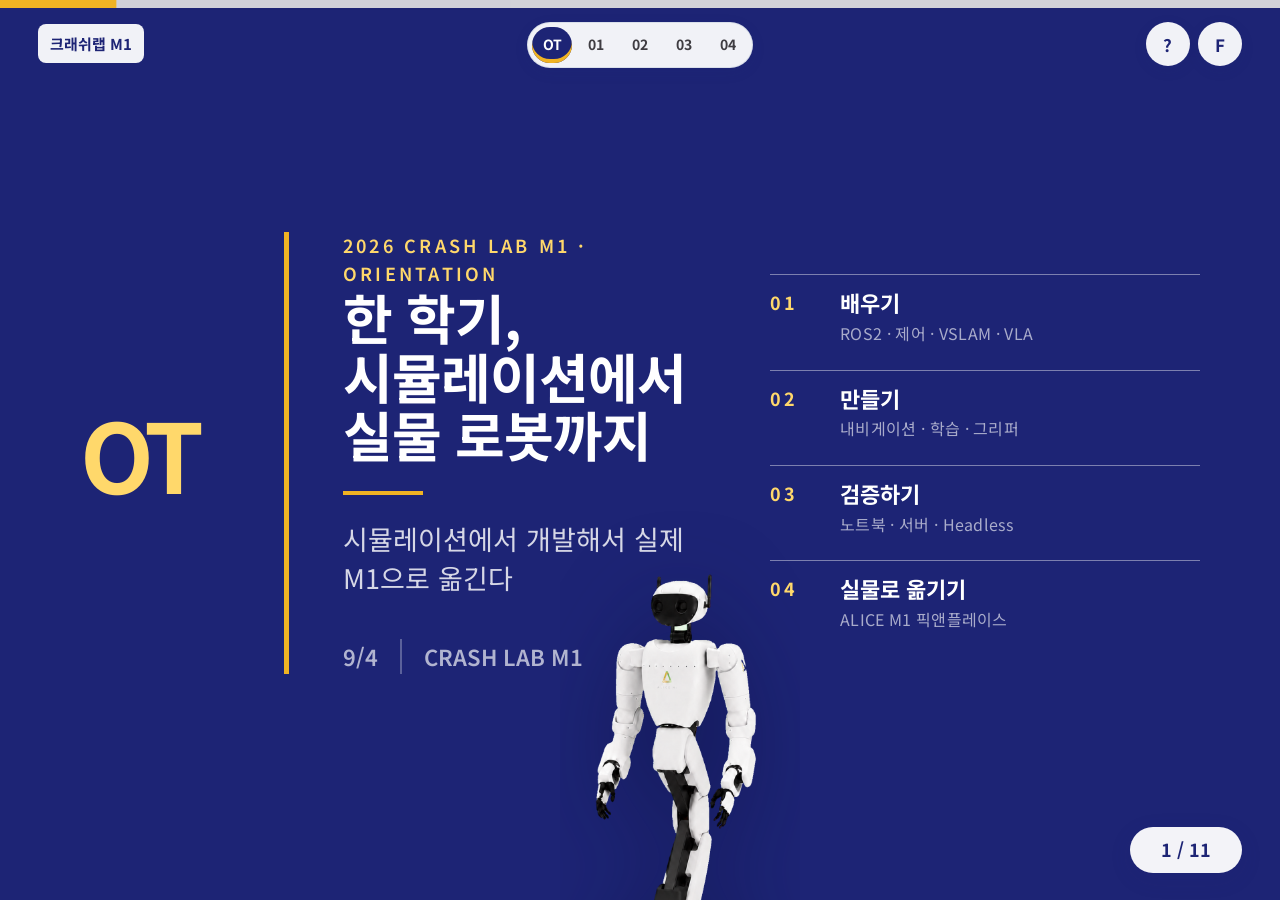
<file: orientation.html>
<!doctype html>
<html lang="ko">
<head>
<meta charset="utf-8">
<meta name="viewport" content="width=device-width,initial-scale=1">
<meta name="description" content="2026 크래쉬랩 M1 한 학기 운영, 프로젝트, 서버, 평가 안내">
<title>OT · 한 학기 운영 안내 | 크래쉬랩 M1</title>
<link rel="icon" href="data:,">
<link rel="stylesheet" href="assets/css/deck.css?v=8">
<script src="assets/js/deck.js?v=3" defer></script>
</head>
<body class="deck-page lecture-ot">
<a class="skip-link" href="#slide-1">첫 슬라이드로</a>
<div class="deck-progress" aria-hidden="true"><span class="deck-progress__bar" data-progress></span></div>
<a class="deck-wordmark" href="index.html">크래쉬랩 M1</a>
<nav class="lecture-nav" aria-label="강의 이동"><a href="orientation.html" aria-label="오리엔테이션" aria-current="page">OT</a><a href="lecture-1.html" aria-label="강의 1">01</a><a href="lecture-2.html" aria-label="강의 2">02</a><a href="lecture-3.html" aria-label="강의 3">03</a><a href="lecture-4.html" aria-label="강의 4">04</a></nav>
<div class="deck-tools"><button class="deck-tool" type="button" data-help-open aria-label="단축키 도움말">?</button><button class="deck-tool" type="button" data-fullscreen aria-label="전체화면" aria-pressed="false">F</button></div>
<div class="deck-counter" data-counter aria-live="polite">1 / 11</div>
<dialog class="shortcut-help" id="shortcut-help" aria-labelledby="shortcut-title"><div class="shortcut-help__inner"><h2 id="shortcut-title">슬라이드 단축키</h2><dl><dt>→ ↓ Space PageDown</dt><dd>다음 슬라이드</dd><dt>← ↑ PageUp</dt><dd>이전 슬라이드</dd><dt>Home / End</dt><dd>처음 / 마지막</dd><dt>F</dt><dd>전체화면 전환</dd><dt>?</dt><dd>도움말 열기 / 닫기</dd></dl><button class="shortcut-help__close" type="button" data-help-close>닫기</button></div></dialog>

<main class="deck" data-deck data-slide-count="12" data-next-deck="lecture-1.html">
<section class="slide slide--title layout-title" id="slide-1" data-title="한 학기, 시뮬레이션에서 실물 로봇까지" aria-label="슬라이드 1 / 11: 한 학기, 시뮬레이션에서 실물 로봇까지" data-layout="L1"><div class="slide__inner"><div><p class="slide__eyebrow">2026 CRASH LAB M1 · ORIENTATION</p><h1>한 학기,<br>시뮬레이션에서<br>실물 로봇까지</h1><p class="slide__lead">시뮬레이션에서 개발해서 실제 M1으로 옮긴다</p><div class="title-meta"><span>9/4</span><span>CRASH LAB M1</span></div></div><div class="title-number" aria-hidden="true">OT</div><figure class="title-robot" aria-hidden="true"><img src="assets/img/m1-3q.png" alt=""></figure><ol class="title-index" aria-label="오리엔테이션 목차"><li><span>01</span><div><strong>배우기</strong><small>ROS2 · 제어 · VSLAM · VLA</small></div></li><li><span>02</span><div><strong>만들기</strong><small>내비게이션 · 학습 · 그리퍼</small></div></li><li><span>03</span><div><strong>검증하기</strong><small>노트북 · 서버 · Headless</small></div></li><li><span>04</span><div><strong>실물로 옮기기</strong><small>ALICE M1 픽앤플레이스</small></div></li></ol></div></section>

<section class="slide visual-full layout-diagram" id="slide-2" data-title="이번 학기 목표" aria-label="슬라이드 2 / 11: 이번 학기 목표" data-layout="L3"><div class="slide__inner"><header class="slide__header"><p class="slide__eyebrow">SEMESTER GOAL</p><h2>이번 학기 목표</h2></header><div class="slide__visual"><svg class="deck-svg" viewBox="0 0 1200 560" role="img" aria-label="로봇 기초부터 실제 ALICE M1 픽앤플레이스까지 이어지는 한 학기 흐름"><title>한 학기 프로젝트 흐름</title><defs><marker id="ots2-blue" viewBox="0 0 10 10" refX="9" refY="5" markerWidth="7" markerHeight="7" orient="auto"><path class="fill-blue" d="M0 0L10 5L0 10Z"/></marker></defs><path class="stroke-blue" d="M265 280H350" marker-end="url(#ots2-blue)"/><path class="stroke-blue" d="M555 280H640" marker-end="url(#ots2-blue)"/><path class="stroke-blue" d="M845 280H930" marker-end="url(#ots2-blue)"/><rect class="node" x="35" y="175" width="230" height="210" rx="24"/><text class="svg-title" x="150" y="245" text-anchor="middle">로봇 기초</text><text class="svg-label" x="150" y="300" text-anchor="middle">ROS2 · 제어</text><text class="svg-small" x="150" y="342" text-anchor="middle">로봇을 제어해 본다</text><rect class="node" x="355" y="175" width="200" height="210" rx="24"/><text class="svg-title" x="455" y="245" text-anchor="middle">VSLAM</text><text class="svg-label" x="455" y="300" text-anchor="middle">지도 · 주행</text><text class="svg-small" x="455" y="342" text-anchor="middle">지도를 만들고 주행한다</text><rect class="node" x="645" y="175" width="200" height="210" rx="24"/><text class="svg-title" x="745" y="245" text-anchor="middle">VLA</text><text class="svg-label" x="745" y="300" text-anchor="middle">학습 · 추론</text><text class="svg-small" x="745" y="342" text-anchor="middle">영상을 보고 동작을 낸다</text><rect class="node-green" x="935" y="145" width="230" height="270" rx="24"/><text class="svg-title" x="1050" y="230" text-anchor="middle">실제 M1</text><text class="svg-label" x="1050" y="285" text-anchor="middle">팀 설계 그리퍼</text><text class="svg-label" x="1050" y="325" text-anchor="middle">픽앤플레이스</text><g class="chip" transform="translate(964 356)"><rect width="172" height="48" rx="24"/><text x="86" y="24" text-anchor="middle" dominant-baseline="central">기말 미션</text></g></svg></div><p class="key-line">학기말에는 시험 대신 실제 로봇으로 픽앤플레이스를 한다.</p></div></section>

<section class="slide layout-split" id="slide-3" data-title="13차시를 팀 단위로 진행" aria-label="슬라이드 3 / 11: 13차시를 팀 단위로 진행" data-layout="L4"><div class="slide__inner"><header class="slide__header"><p class="slide__eyebrow">COURSE FORMAT</p><h2>13차시를 팀 단위로 진행</h2></header><ul class="slide-bullets"><li>9월 11일부터 12월 18일까지 매주 금요일에 진행한다.</li><li>한 차시는 4시간이고, 학기 전체로는 52시간이다.</li><li>5~6명이 한 팀을 이루고 전체 5팀으로 운영한다.</li><li>9월 25일과 10월 9일은 공휴일로 휴강한다.</li></ul><div class="slide__visual"><svg class="deck-svg" viewBox="0 0 700 560" role="img" aria-label="13차시 52시간 5팀 운영 수치"><title>운영 개요</title><rect class="node-green" x="35" y="45" width="630" height="140" rx="24"/><text class="svg-number" x="110" y="142" text-anchor="middle" style="font-size:76px">13</text><text class="svg-title" x="175" y="105">차시</text><text class="svg-label" x="175" y="145">OT 제외 정규 과정</text><rect class="node" x="35" y="210" width="300" height="300" rx="24"/><text class="svg-number" x="185" y="330" text-anchor="middle" style="font-size:76px">52</text><text class="svg-title" x="185" y="390" text-anchor="middle">시간</text><text class="svg-small" x="185" y="438" text-anchor="middle">매주 금요일 · 4시간</text><rect class="node" x="365" y="210" width="300" height="300" rx="24"/><text class="svg-number" x="515" y="330" text-anchor="middle" style="font-size:76px">5</text><text class="svg-title" x="515" y="390" text-anchor="middle">팀</text><text class="svg-small" x="515" y="438" text-anchor="middle">팀당 5~6명</text></svg></div></div></section>

<section class="slide layout-compare" id="slide-4" data-title="소프트웨어와 기구 설계를 함께 진행" aria-label="슬라이드 4 / 11: 소프트웨어와 기구 설계를 함께 진행" data-layout="L5"><div class="slide__inner"><header class="slide__header"><p class="slide__eyebrow">TWO TRACKS</p><h2>소프트웨어와 기구 설계를 함께 진행</h2></header><div class="comparison-grid"><article class="comparison-card"><h3>소프트웨어 트랙</h3><ul><li>ROS2와 Isaac Sim 환경을 구축한다.</li><li>주행 · VSLAM · VLA를 직접 개발한다.</li><li>노트북과 서버에서 결과를 검증한다.</li></ul></article><article class="comparison-card"><h3>기구 설계 트랙</h3><ul><li>Creo로 그리퍼 요구조건을 정한다.</li><li>구성 요소 · 구동부 · 어셈블리를 설계한다.</li><li>차시별 피드백으로 최종 CAD를 확정한다.</li></ul></article></div></div></section>

<section class="slide visual-full layout-diagram" id="slide-5" data-title="강의 · 자율개발 · 실물 전환 순으로 진행" aria-label="슬라이드 5 / 11: 강의 · 자율개발 · 실물 전환 순으로 진행" data-layout="L3"><div class="slide__inner"><header class="slide__header"><p class="slide__eyebrow">ROADMAP</p><h2>강의 · 자율개발 · 실물 전환 순으로 진행</h2></header><div class="slide__visual"><svg class="deck-svg" viewBox="0 0 1200 560" role="img" aria-label="9월부터 12월까지 네 단계로 구성된 과정 로드맵"><title>학기 로드맵</title><path class="stroke-gray" d="M115 280H1085"/><circle class="fill-green" cx="150" cy="280" r="18"/><circle class="fill-green" cx="450" cy="280" r="18"/><circle class="fill-green" cx="750" cy="280" r="18"/><circle class="fill-green" cx="1050" cy="280" r="18"/><rect class="node" x="35" y="65" width="230" height="165" rx="22"/><text class="svg-title" x="150" y="120" text-anchor="middle">기초 강의 ①~④</text><text class="svg-label" x="150" y="165" text-anchor="middle">9/11 ~ 10/16</text><text class="svg-small" x="150" y="204" text-anchor="middle">ROS2 · 제어 · VSLAM · VLA</text><rect class="node" x="335" y="330" width="230" height="165" rx="22"/><text class="svg-title" x="450" y="385" text-anchor="middle">자율개발</text><text class="svg-label" x="450" y="430" text-anchor="middle">10/23 ~ 11/13</text><text class="svg-small" x="450" y="469" text-anchor="middle">구현 · 학습 · 중간평가</text><rect class="node" x="635" y="65" width="230" height="165" rx="22"/><text class="svg-title" x="750" y="120" text-anchor="middle">실물 전환</text><text class="svg-label" x="750" y="165" text-anchor="middle">11/20 ~ 12/11</text><text class="svg-small" x="750" y="204" text-anchor="middle">수집 · 재학습 · 리허설</text><rect class="node-green" x="935" y="330" width="230" height="165" rx="22"/><text class="svg-title" x="1050" y="385" text-anchor="middle">기말평가</text><text class="svg-label" x="1050" y="430" text-anchor="middle">12/18</text><text class="svg-small" x="1050" y="469" text-anchor="middle">실제 M1 픽앤플레이스</text></svg></div><p class="key-line">기초 강의 네 번이 끝나면 남은 기간은 팀 개발과 검증에 쓴다.</p></div></section>

<section class="slide layout-compare" id="slide-6" data-title="환경은 제공하고, 핵심 기능은 팀이 개발" aria-label="슬라이드 6 / 11: 환경은 제공하고, 핵심 기능은 팀이 개발" data-layout="L5"><div class="slide__inner"><header class="slide__header"><p class="slide__eyebrow">SCOPE</p><h2>환경은 제공하고, 핵심 기능은 팀이 개발</h2></header><div class="comparison-grid"><article class="comparison-card"><h3>수업에서 제공</h3><ul><li>Isaac Sim과 ROS2 Docker 환경</li><li>시뮬 · 실물 데이터 수집 파이프라인</li><li>ALICE M1 제어 인터페이스</li></ul></article><article class="comparison-card"><h3>팀이 직접 개발</h3><ul><li>VSLAM · 내비게이션</li><li>VLA 학습 · 추론 · Headless 렌더링</li><li>그리퍼 CAD · 에셋 · 실물 장착</li></ul></article></div></div></section>

<section class="slide layout-split layout-split-reverse" id="slide-7" data-title="팀별 서버는 팀이 직접 운영" aria-label="슬라이드 7 / 11: 팀별 서버는 팀이 직접 운영" data-layout="L4"><div class="slide__inner"><header class="slide__header"><p class="slide__eyebrow">TEAM SERVER</p><h2>팀별 서버는 팀이 직접 운영</h2></header><div class="slide__visual"><svg class="deck-svg" viewBox="0 0 760 560" role="img" aria-label="전용 Google 계정에서 Vast.ai 크레딧과 팀 서버 운영으로 이어지는 과정"><title>팀별 서버 운영</title><defs><marker id="ots7-blue" viewBox="0 0 10 10" refX="9" refY="5" markerWidth="7" markerHeight="7" orient="auto"><path class="fill-blue" d="M0 0L10 5L0 10Z"/></marker></defs><rect class="node" x="55" y="55" width="650" height="115" rx="22"/><text class="svg-title" x="380" y="105" text-anchor="middle">팀 전용 Google 계정</text><text class="svg-small" x="380" y="145" text-anchor="middle">개인 계정과 분리해 조교에게 제출</text><path class="stroke-blue" d="M380 175V230" marker-end="url(#ots7-blue)"/><rect class="node-green" x="55" y="235" width="650" height="115" rx="22"/><text class="svg-title" x="380" y="285" text-anchor="middle">Vast.ai 크레딧 결제</text><text class="svg-small" x="380" y="325" text-anchor="middle">조교가 팀별 계정에 서버 비용 충전</text><path class="stroke-blue" d="M380 355V410" marker-end="url(#ots7-blue)"/><rect class="node" x="55" y="415" width="650" height="115" rx="22"/><text class="svg-title" x="380" y="465" text-anchor="middle">팀이 서버와 산출물 관리</text><text class="svg-small" x="380" y="505" text-anchor="middle">GPU · 시작/중지 · 잔액 · 체크포인트 · 백업</text></svg></div><ul class="slide-bullets"><li>10월 30일까지 시뮬레이션 VLA 학습을 시작한다.</li><li>11월 27일까지 실물 데이터 학습을 시작한다.</li><li>사용하지 않는 인스턴스는 중지해 비용을 관리한다.</li></ul></div></section>

<section class="slide layout-compare" id="slide-8" data-title="중간평가는 두 환경에서 진행" aria-label="슬라이드 8 / 11: 중간평가는 두 환경에서 진행" data-layout="L5"><div class="slide__inner"><header class="slide__header"><p class="slide__eyebrow">MIDTERM · 11/13</p><h2>중간평가는 두 환경에서 진행</h2></header><table class="concept-table"><tbody><tr><th>VSLAM</th><td>수업 시간에 팀별 노트북으로 맵 작성과 웨이포인트 주행을 실시간 평가한다.</td></tr><tr><th>VLA</th><td>팀별 Vast.ai 서버에서 Headless 인퍼런스를 실행하고 렌더링한 영상으로 평가한다.</td></tr><tr><th>정확도</th><td>웨이포인트 통과와 그리퍼 픽앤플레이스 성공 여부를 확인한다.</td></tr><tr><th>수행 시간</th><td>성공한 시도의 미션 완료 시간을 함께 측정한다.</td></tr></tbody></table></div></section>

<section class="slide visual-full layout-diagram" id="slide-9" data-title="시뮬레이션에서 실제 로봇으로" aria-label="슬라이드 9 / 11: 시뮬레이션에서 실제 로봇으로" data-layout="L3"><div class="slide__inner"><header class="slide__header"><p class="slide__eyebrow">SIM TO REAL</p><h2>시뮬레이션에서 실제 로봇으로</h2></header><div class="slide__visual"><svg class="deck-svg" viewBox="0 0 1200 560" role="img" aria-label="시뮬레이션 데이터부터 실물 ALICE M1 검증까지의 순환 과정"><title>시뮬레이션에서 실물로</title><defs><marker id="ots9-blue" viewBox="0 0 10 10" refX="9" refY="5" markerWidth="7" markerHeight="7" orient="auto"><path class="fill-blue" d="M0 0L10 5L0 10Z"/></marker><marker id="ots9-gold" viewBox="0 0 10 10" refX="9" refY="5" markerWidth="7" markerHeight="7" orient="auto"><path class="fill-green" d="M0 0L10 5L0 10Z"/></marker></defs><rect class="node" x="45" y="185" width="220" height="190" rx="24"/><text class="svg-title" x="155" y="245" text-anchor="middle">시뮬 데이터</text><text class="svg-label" x="155" y="300" text-anchor="middle">수집 · 검수</text><text class="svg-small" x="155" y="340" text-anchor="middle">다양한 조건 반복</text><path class="stroke-blue" d="M265 280H350" marker-end="url(#ots9-blue)"/><rect class="node" x="355" y="185" width="220" height="190" rx="24"/><text class="svg-title" x="465" y="245" text-anchor="middle">서버 학습</text><text class="svg-label" x="465" y="300" text-anchor="middle">체크포인트</text><text class="svg-small" x="465" y="340" text-anchor="middle">Headless 검증</text><path class="stroke-blue" d="M575 280H660" marker-end="url(#ots9-blue)"/><rect class="node" x="665" y="185" width="220" height="190" rx="24"/><text class="svg-title" x="775" y="245" text-anchor="middle">실물 데이터</text><text class="svg-label" x="775" y="300" text-anchor="middle">11/20 수집</text><text class="svg-small" x="775" y="340" text-anchor="middle">간극을 다시 학습</text><path class="stroke-green" d="M885 280H970" marker-end="url(#ots9-gold)"/><rect class="node-green" x="975" y="155" width="180" height="250" rx="24"/><text class="svg-title" x="1065" y="230" text-anchor="middle">실제 M1</text><text class="svg-label" x="1065" y="285" text-anchor="middle">추론</text><text class="svg-label" x="1065" y="325" text-anchor="middle">픽앤플레이스</text></svg></div><p class="key-line">시뮬레이션과 실물의 차이는 실물 데이터를 다시 학습시켜 줄인다.</p></div></section>

<section class="slide layout-split" id="slide-10" data-title="실물 실습은 로테이션으로 운영" aria-label="슬라이드 10 / 11: 실물 실습은 로테이션으로 운영" data-layout="L4"><div class="slide__inner"><header class="slide__header"><p class="slide__eyebrow">REAL ROBOT · 11/20</p><h2>실물 실습은 로테이션으로 운영</h2></header><ul class="slide-bullets"><li>모든 팀이 먼저 안전교육과 M1 시연을 함께 본다.</li><li>팀별 슬롯에서 그리퍼를 장착하고 실물 데이터를 수집한다.</li><li>수업 시간 외 M1 사용은 지정된 시간에 예약제로 운영할 예정이다.</li></ul><div class="slide__visual"><svg class="deck-svg" viewBox="0 0 700 560" role="img" aria-label="안전교육과 시연, 팀별 슬롯 실습, 수업 외 예약 운영으로 이어지는 실물 실습 운영"><title>실물 실습 운영</title><defs><marker id="ots10-blue" viewBox="0 0 10 10" refX="9" refY="5" markerWidth="7" markerHeight="7" orient="auto"><path class="fill-blue" d="M0 0L10 5L0 10Z"/></marker></defs><path class="stroke-blue" d="M350 150V218" marker-end="url(#ots10-blue)"/><path class="stroke-blue" d="M350 335V403" marker-end="url(#ots10-blue)"/><rect class="node-green" x="180" y="40" width="340" height="110" rx="22"/><text class="svg-title" x="350" y="83" text-anchor="middle">안전교육 · M1 시연</text><text class="svg-small" x="350" y="117" text-anchor="middle">전체 팀 공통</text><rect class="node" x="180" y="225" width="340" height="110" rx="22"/><text class="svg-title" x="350" y="268" text-anchor="middle">팀별 슬롯</text><text class="svg-small" x="350" y="302" text-anchor="middle">그리퍼 장착 · 데이터 수집</text><rect class="node" x="180" y="410" width="340" height="110" rx="22"/><text class="svg-title" x="350" y="453" text-anchor="middle">수업 외 사용</text><text class="svg-small" x="350" y="487" text-anchor="middle">지정 시간 · 예약제</text></svg></div></div></section>



<section class="slide layout-recap" id="slide-11" data-title="9월 11일까지 준비할 것" aria-label="슬라이드 11 / 11: 9월 11일까지 준비할 것" data-layout="L6"><div class="slide__inner"><header class="slide__header"><p class="slide__eyebrow">READY TO START</p><h2>9월 11일까지<br>준비할 것</h2></header><ol class="summary-list"><li><strong>환경</strong><span>팀별 노트북 사양을 확인하고 ROS2 · Isaac Sim 환경을 준비한다.</span></li><li><strong>팀</strong><span>5~6인으로 팀을 구성해 전체 5개 팀이 되도록 한다.</span></li></ol></div></section>
</main>
</body>
</html>
</file>
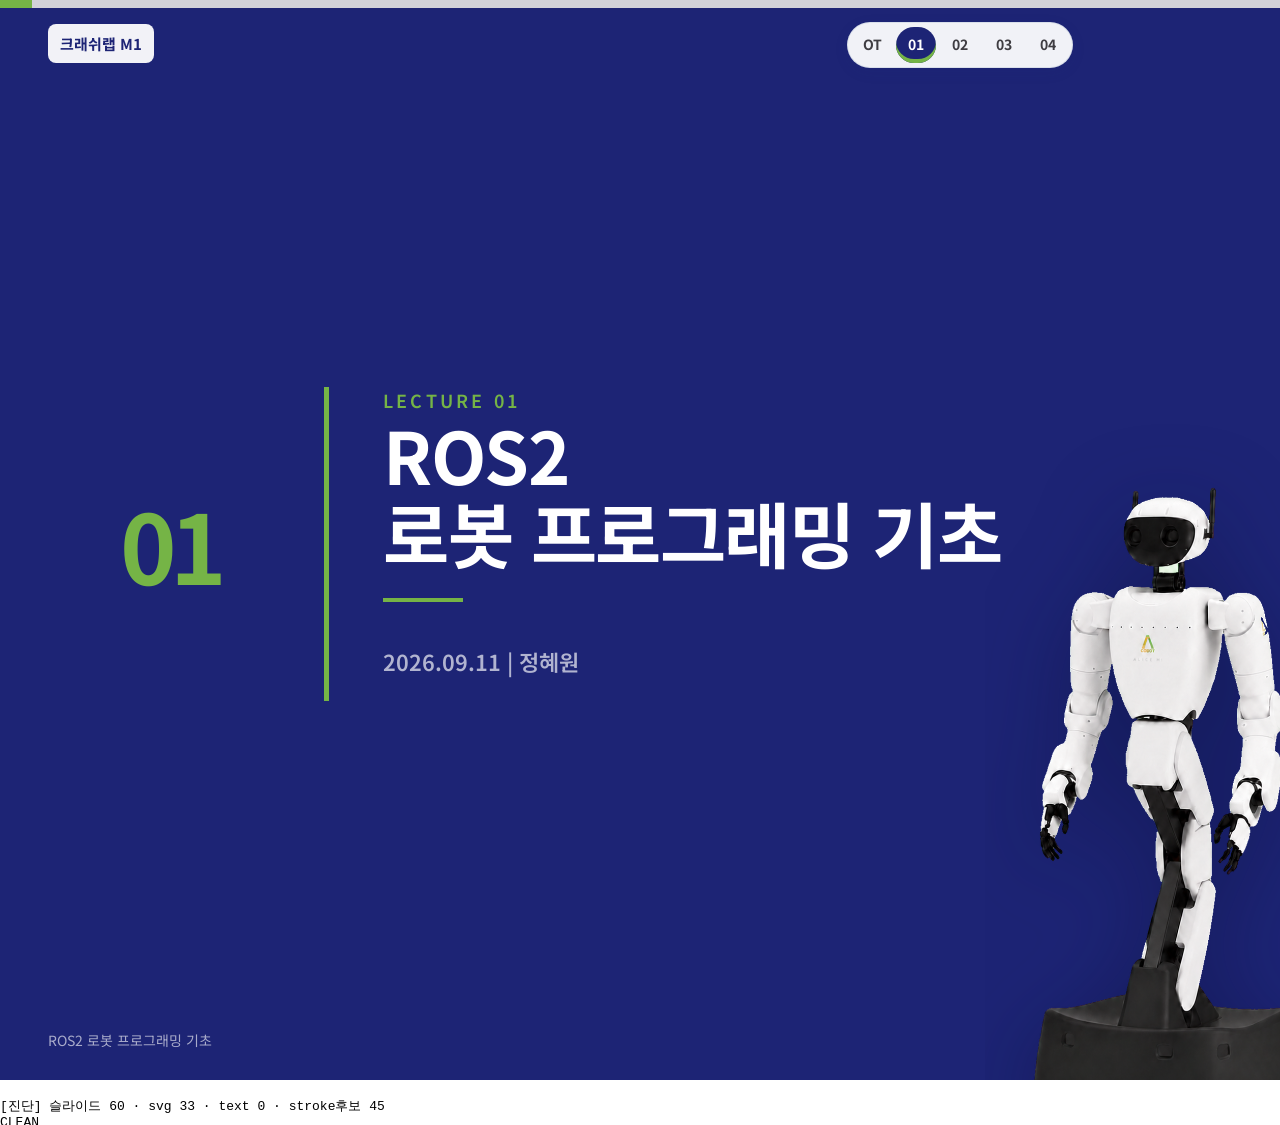
<file: tools/audit-cross.html>
<!doctype html><meta charset="utf-8"><body style="margin:0">
<iframe id="fr" style="width:1920px;height:1080px;border:0"></iframe><pre id="out">pending</pre>
<script>
const q=new URLSearchParams(location.search); const page=q.get('p')||'lecture-1';
const fr=document.getElementById('fr'); fr.src='/'+page+'.html';
fr.onload=()=>setTimeout(()=>{
 const d=fr.contentDocument,w=fr.contentWindow,out=[];
 const vis=e=>{const s=w.getComputedStyle(e);return s.display!=='none'&&s.visibility!=='hidden'&&+s.opacity>0.05;};
 [...d.querySelectorAll('.slide')].forEach((sl,si)=>{
  [...sl.querySelectorAll('svg')].forEach(svg=>{
   const texts=[...svg.querySelectorAll('text')].filter(e=>vis(e)&&e.textContent.trim()&&!e.closest('g.chip'));
   const strokes=[...svg.querySelectorAll('path,line,polyline,circle,ellipse,rect,polygon')].filter(e=>{
     if(!vis(e))return false; const s=w.getComputedStyle(e);
     return s.stroke&&s.stroke!=='none'&&parseFloat(s.strokeWidth)>=2;});
   for(const t of texts){
     const r=t.getBoundingClientRect();
     if(r.width<3||r.height<3)continue;
     // 글자 안쪽 영역만 (가장자리 스침은 제외)
     const M=parseFloat(q.get('m')||'12');   // 글자 경계에서 확보해야 할 여백(px)
     const x0=r.left-M, x1=r.right+M, y0=r.top-M, y1=r.bottom+M;
     for(const p of strokes){
       if(typeof p.isPointInStroke!=='function')continue;
       let ctm; try{ctm=p.getScreenCTM();if(!ctm)continue;ctm=ctm.inverse();}catch(e){continue;}
       let hit=0, samples=0;
       for(let i=0;i<=16;i++)for(let j=0;j<=8;j++){
         const sx=x0+(x1-x0)*i/16, sy=y0+(y1-y0)*j/8;
         const pt=new DOMPoint(sx,sy).matrixTransform(ctm);
         samples++;
         try{ if(p.isPointInStroke(pt)) hit++; }catch(e){}
       }
       if(hit>0){
         const s=w.getComputedStyle(p);
         out.push(`s${si+1} "${t.textContent.trim().slice(0,24)}" ← ${p.tagName.toLowerCase()} stroke=${s.stroke} w=${parseFloat(s.strokeWidth)} 여백침범 ${hit}/${samples}점 (기준 ${M}px)`);
       }
     }
   }
  });
 });
 const dbg=`[진단] 슬라이드 ${d.querySelectorAll('.slide').length} · svg ${d.querySelectorAll('svg').length} · text ${d.querySelectorAll('svg text').length} · stroke후보 ${d.querySelectorAll('svg path,svg line,svg polyline,svg circle,svg ellipse,svg rect,svg polygon').length}`;
 document.getElementById('out').textContent=dbg+'\n'+(out.length?[...new Set(out)].join('\n'):'CLEAN');
},1500);
</script>
</file>
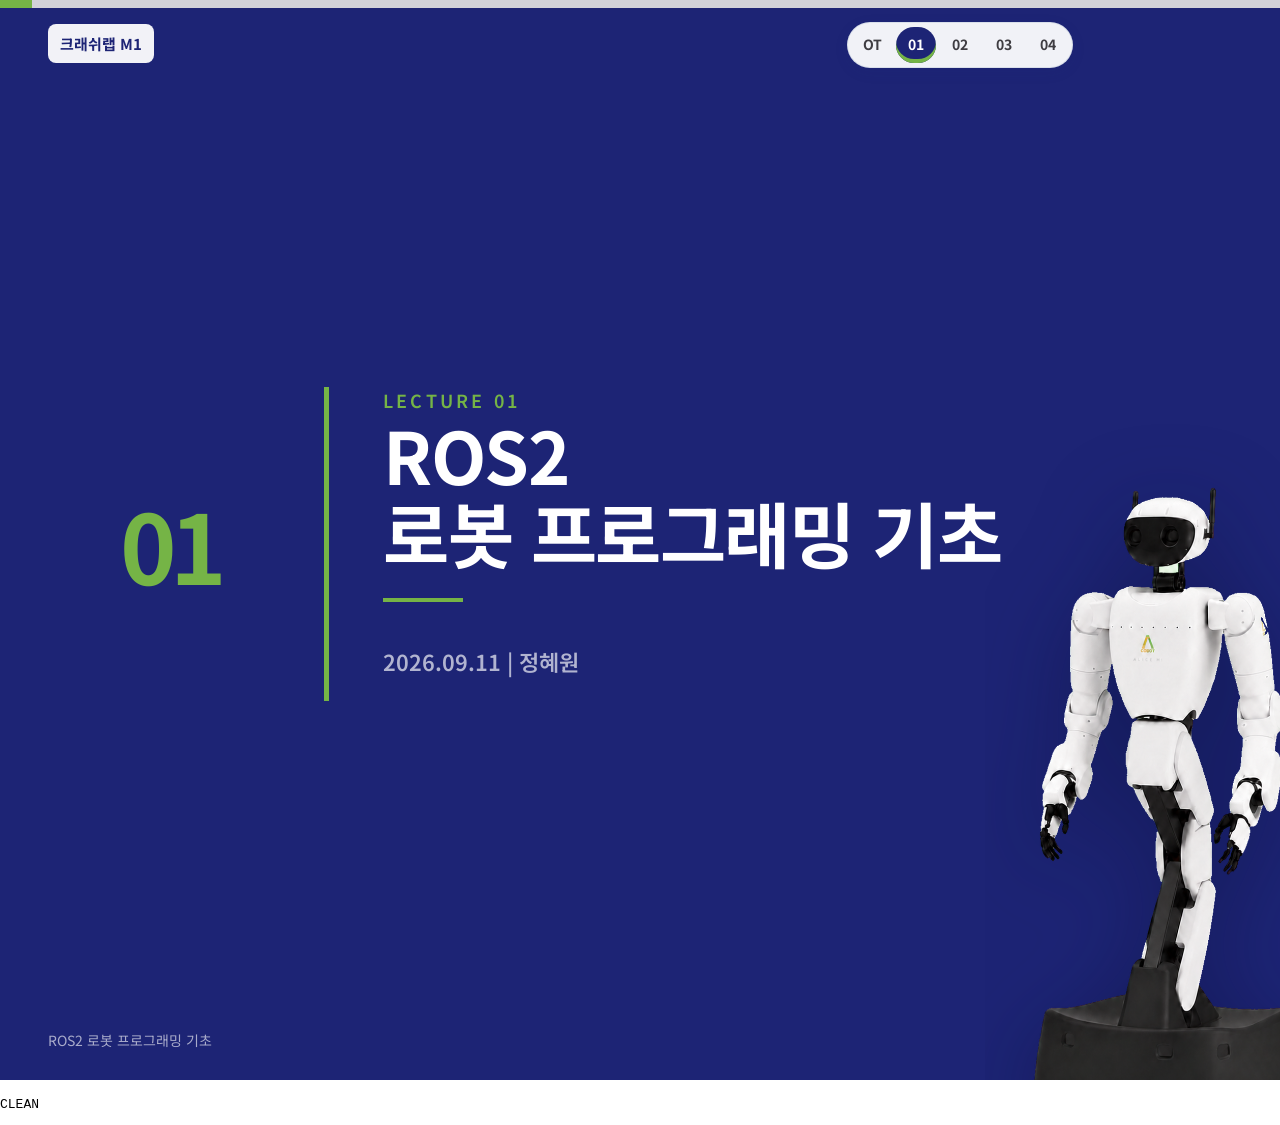
<file: tools/audit-occlusion.html>
<!doctype html><meta charset="utf-8"><body style="margin:0">
<iframe id="fr" style="width:1920px;height:1080px;border:0"></iframe><pre id="out">pending</pre>
<script>
const page=new URLSearchParams(location.search).get('p')||'lecture-1';
const fr=document.getElementById('fr'); fr.src=new URL('../'+page+'.html',location.href);
fr.onload=()=>setTimeout(()=>{
 const d=fr.contentDocument,w=fr.contentWindow,out=[];
 const vis=e=>{const s=w.getComputedStyle(e);return s.display!=='none'&&s.visibility!=='hidden'&&+s.opacity>0.05;};
 const R=e=>e.getBoundingClientRect();
 [...d.querySelectorAll('.slide')].forEach((sl,si)=>{
  [...sl.querySelectorAll('svg')].forEach(svg=>{
   const all=[...svg.querySelectorAll('*')];
   const idx=new Map(all.map((e,i)=>[e,i]));
   const texts=all.filter(e=>e.tagName.toLowerCase()==='text'&&vis(e)&&e.textContent.trim());
   // 텍스트보다 문서 순서가 뒤 = 텍스트 위에 그려짐
   const painters=all.filter(e=>{
     const t=e.tagName.toLowerCase();
     if(!['line','path','polyline','polygon','rect','circle','ellipse'].includes(t))return false;
     if(!vis(e))return false;
     const s=w.getComputedStyle(e);
     const hasStroke=s.stroke&&s.stroke!=='none'&&parseFloat(s.strokeWidth)>0;
     const hasFill=s.fill&&s.fill!=='none'&&!/,\s*0\)$/.test(s.fill);
     return hasStroke||hasFill;
   });
   for(const t of texts){
     const tr=R(t); if(tr.width<1)continue;
     for(const p of painters){
       if(idx.get(p)<idx.get(t))continue;        // 텍스트보다 앞 = 아래에 깔림, 무시
       if(p.contains(t)||t.contains(p))continue;
       const pr=R(p);
       const ox=Math.min(tr.right,pr.right)-Math.max(tr.left,pr.left);
       const oy=Math.min(tr.bottom,pr.bottom)-Math.max(tr.top,pr.top);
       if(ox<=1||oy<=1)continue;
       const s=w.getComputedStyle(p);
       const st=parseFloat(s.strokeWidth)||0;
       const filled=s.fill&&s.fill!=='none'&&!/,\s*0\)$/.test(s.fill);
       // 큰 배경 박스가 텍스트를 완전히 감싸면서 fill 있으면 실제로 가림
       const covers = filled && pr.left<=tr.left && pr.right>=tr.right && pr.top<=tr.top && pr.bottom>=tr.bottom;
       const crosses = st>0 && ox>3 && oy>3;
       if(covers) out.push(`s${si+1} [덮임] "${t.textContent.trim().slice(0,22)}" ← ${p.tagName.toLowerCase()} fill=${s.fill} (문서순서 뒤)`);
       else if(crosses) out.push(`s${si+1} [선 관통] "${t.textContent.trim().slice(0,22)}" ← ${p.tagName.toLowerCase()} stroke=${s.stroke} w=${st} 교차 ${Math.round(ox)}x${Math.round(oy)}`);
     }
   }
  });
 });
 document.getElementById('out').textContent=out.length?[...new Set(out)].join('\n'):'CLEAN';
},1500);
</script>
</file>
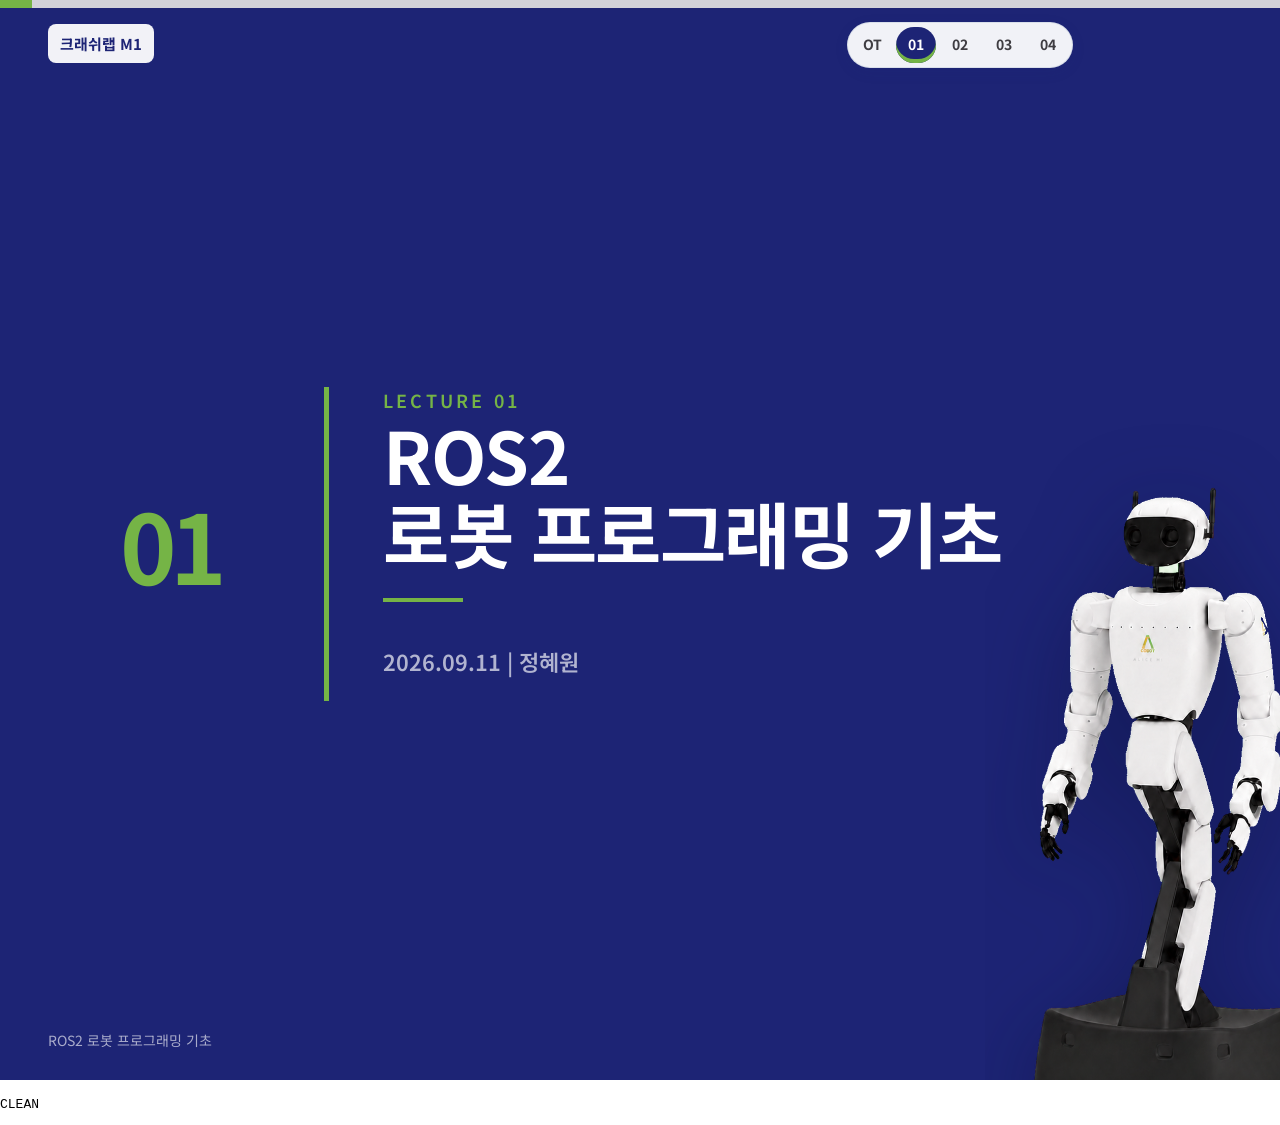
<file: tools/audit-overlap.html>
<!doctype html><meta charset="utf-8"><body style="margin:0">
<iframe id="fr" style="width:1920px;height:1080px;border:0"></iframe><pre id="out">pending</pre>
<script>
const page=new URLSearchParams(location.search).get('p')||'lecture-1';
const fr=document.getElementById('fr'); fr.src=new URL('../'+page+'.html',location.href);
const lum=c=>{const m=/rgba?\((\d+),\s*(\d+),\s*(\d+)/.exec(c||'');if(!m)return null;
  const f=v=>{v/=255;return v<=.03928?v/12.92:Math.pow((v+.055)/1.055,2.4)};
  return .2126*f(+m[1])+.7152*f(+m[2])+.0722*f(+m[3]);};
const ratio=(a,b)=>{if(a==null||b==null)return null;const [h,l]=a>b?[a,b]:[b,a];return (h+.05)/(l+.05);};
fr.onload=()=>setTimeout(()=>{
 const d=fr.contentDocument,w=fr.contentWindow,out=[];
 const vis=e=>{const s=w.getComputedStyle(e);return s.display!=='none'&&s.visibility!=='hidden'&&+s.opacity>0.05;};
 const R=e=>e.getBoundingClientRect();
 const ov=(A,B)=>{const a=R(A),b=R(B);const x=Math.min(a.right,b.right)-Math.max(a.left,b.left),
   y=Math.min(a.bottom,b.bottom)-Math.max(a.top,b.top);return(x>1&&y>1)?[x,y]:null;};
 [...d.querySelectorAll('.slide')].forEach((sl,si)=>{
  [...sl.querySelectorAll('svg')].forEach((svg,vi)=>{
   const T=[...svg.querySelectorAll('text')].filter(vis);
   for(let i=0;i<T.length;i++)for(let j=i+1;j<T.length;j++){
     const o=ov(T[i],T[j]); if(o&&o[0]*o[1]>10)
       out.push(`[겹침] s${si+1}: "${T[i].textContent.trim().slice(0,22)}" X "${T[j].textContent.trim().slice(0,22)}" ${Math.round(o[0])}x${Math.round(o[1])}px`);
   }
   const C=[...svg.querySelectorAll('g.chip')].filter(vis);
   for(let i=0;i<C.length;i++)for(let j=i+1;j<C.length;j++){
     const o=ov(C[i],C[j]); if(o&&o[0]*o[1]>10)
       out.push(`[칩 겹침] s${si+1}: "${C[i].textContent.trim().slice(0,22)}" X "${C[j].textContent.trim().slice(0,22)}" ${Math.round(o[0])}x${Math.round(o[1])}px`);
   }
   const S=[...svg.querySelectorAll('rect,circle,ellipse,path,polygon')].filter(e=>{
     if(!vis(e))return false; const f=w.getComputedStyle(e).fill; return f&&f!=='none'&&!/,\s*0\)$/.test(f);});
   for(const t of T){
     const tf=w.getComputedStyle(t).fill, tl=lum(tf);
     const tr=R(t); const cx=tr.left+tr.width/2, cy=tr.top+tr.height/2;
     const chip=t.closest('g.chip');
     const backgrounds=chip?[chip.querySelector('rect')]:S;
     for(const s of backgrounds){
       const sr=R(s);
       // 텍스트 중심이 도형 안에 있을 때만 = 실제로 그 위에 얹힘
       if(cx<sr.left||cx>sr.right||cy<sr.top||cy>sr.bottom) continue;
       const cr=ratio(tl,lum(w.getComputedStyle(s).fill));
       if(cr!==null&&cr<4.5)
         out.push(`[대비] s${si+1}: "${t.textContent.trim().slice(0,22)}" on ${s.tagName.toLowerCase()} 대비 ${cr.toFixed(2)}:1`);
     }
   }
  });
 });
 document.getElementById('out').textContent=out.length?[...new Set(out)].join('\n'):'CLEAN';
},1500);
</script>
</file>
<file: assets/css/deck.css>
@import url("https://fonts.googleapis.com/css2?family=Noto+Sans+KR:wght@400;600;700&display=swap");

:root {
  --hy-blue: #1D2475;
  --hy-gray: #3F3D42;
  --ink: #212121;
  --accent: #75B446;
  --accent-on-blue: #75B446;
  --accent-tint: #EDF6E3;
  --accent-ink: #416A22;
  --bg: #FFFFFF;
  --bg-alt: #FAFAFA;
  --bg-tint: #F5F7FA;
  --line: #E5E5E5;
  --muted: #6B6B6B;
  --warn: #F7931E;
  --shadow: 0 18px 48px rgba(29, 36, 117, 0.10);
  --focus: #F7931E;
  --slide-title: clamp(42px, 3.34vw, 64px);
  --slide-body: clamp(23px, 1.46vw, 28px);
  --slide-caption: clamp(18px, 1.15vw, 22px);
  --key-line: clamp(30px, 2.1vw, 40px);
  font-family: "Noto Sans KR", system-ui, -apple-system, "Malgun Gothic", sans-serif;
  font-synthesis: none;
  color-scheme: light;
}

.lecture-1 { --accent: #75B446; --accent-on-blue: #75B446; --accent-tint: #EDF6E3; --accent-ink: #416A22; }
.lecture-2 { --accent: #00A0B0; --accent-on-blue: #47CFDA; --accent-tint: #E6F7F8; --accent-ink: #006874; }
.lecture-3 { --accent: #F7931E; --accent-on-blue: #F7931E; --accent-tint: #FFF1E2; --accent-ink: #874000; }
.lecture-4 { --accent: #7B5EA7; --accent-on-blue: #CDB8F0; --accent-tint: #F1ECF7; --accent-ink: #513B73; }
.lecture-ot { --accent: #F0B323; --accent-on-blue: #FFD86B; --accent-tint: #FFF6DB; --accent-ink: #7A4D00; }

*,
*::before,
*::after {
  box-sizing: border-box;
}

html,
body {
  min-width: 320px;
  margin: 0;
  overflow-x: clip;
}

body {
  background: var(--bg);
  color: var(--ink);
  font-size: 16px;
  line-height: 1.55;
  overflow-wrap: anywhere;
  word-break: keep-all;
}

body,
button,
a {
  font-family: inherit;
}

a {
  color: var(--hy-blue);
  text-underline-offset: 0.2em;
}

button { color: inherit; }

:focus-visible {
  outline: 4px solid var(--focus);
  outline-offset: 4px;
}

.skip-link {
  position: fixed;
  top: 16px;
  left: 16px;
  z-index: 1000;
  padding: 12px 18px;
  border-radius: 8px;
  background: var(--hy-blue);
  color: #fff;
  font-weight: 700;
  transform: translateY(-180%);
}

.skip-link:focus { transform: translateY(0); }

.deck-page {
  height: 100dvh;
  overflow: hidden;
}

.deck {
  height: 100dvh;
  overflow-x: hidden;
  overflow-y: auto;
  overscroll-behavior-y: contain;
  scroll-snap-type: y mandatory;
  scrollbar-color: var(--accent) transparent;
  scrollbar-width: thin;
}

.slide {
  position: relative;
  display: grid;
  width: 100%;
  height: 100dvh;
  min-height: 680px;
  padding: clamp(86px, 9vh, 100px) clamp(48px, 6.25vw, 120px) clamp(80px, 8.3vh, 90px);
  overflow: hidden;
  background: #fff;
  align-items: stretch;
  scroll-snap-align: start;
  scroll-snap-stop: always;
}

.slide__inner {
  position: relative;
  display: grid;
  width: min(100%, 1680px);
  min-height: 0;
  margin-inline: auto;
  align-content: stretch;
}

.slide__header {
  display: grid;
  align-content: start;
  gap: 8px;
}

.slide__eyebrow {
  margin: 0;
  color: var(--accent-ink);
  font-size: 18px;
  font-weight: 600;
  letter-spacing: 0.18em;
  text-transform: uppercase;
}

.slide h1,
.slide h2 {
  max-width: 1500px;
  margin: 0;
  color: var(--hy-blue);
  font-size: var(--slide-title);
  font-weight: 700;
  letter-spacing: -0.02em;
  line-height: 1.08;
}

.slide__header::after {
  width: 80px;
  height: 4px;
  margin-top: 18px;
  background: var(--accent);
  content: "";
}

.practice-slide .slide__header::after {
  display: none;
}

.slide h3 {
  margin: 0;
  color: var(--hy-blue);
  font-size: clamp(32px, 2.2vw, 42px);
  line-height: 1.25;
}

.slide__lead {
  max-width: 1180px;
  margin: 24px 0 0;
  color: rgba(255, 255, 255, 0.82);
  font-size: clamp(27px, 1.8vw, 34px);
  line-height: 1.45;
}

.slide__visual {
  position: relative;
  display: grid;
  width: 100%;
  min-width: 0;
  min-height: 0;
  padding: 20px 30px;
  border-radius: 16px;
  place-items: center;
  background: var(--bg-alt);
}

.deck-svg {
  position: absolute;
  inset: 20px 30px;
  width: calc(100% - 60px);
  height: calc(100% - 40px);
  max-height: none;
  overflow: hidden;
}

.layout-split .deck-svg {
  inset: 28px;
  width: calc(100% - 56px);
  height: calc(100% - 56px);
}

.deck-svg text {
  font-family: "Noto Sans KR", system-ui, -apple-system, "Malgun Gothic", sans-serif;
}

.deck-svg .stroke-blue,
.deck-svg .stroke-green,
.deck-svg .stroke-gray,
.deck-svg .stroke-warn {
  fill: none;
  stroke-linecap: round;
  stroke-linejoin: round;
}

.deck-svg .stroke-blue { stroke: var(--hy-blue); stroke-width: 5; }
.deck-svg .stroke-green { stroke: var(--accent); stroke-width: 5; }
.deck-svg .stroke-warn { stroke: var(--warn); stroke-width: 5; }
.deck-svg .stroke-gray { stroke: var(--hy-gray); stroke-width: 2; }
.deck-svg .thin { stroke-width: 2; }
.deck-svg .dashed { stroke-dasharray: 12 12; }
.deck-svg .fill-blue { fill: var(--hy-blue); }
.deck-svg .fill-green { fill: var(--accent); }
.deck-svg .fill-soft { fill: var(--accent-tint); }
.deck-svg .fill-tint { fill: #EEF1F6; }
.deck-svg .fill-gray { fill: #DDE0E5; }
.deck-svg .fill-dark { fill: var(--hy-gray); }
.deck-svg .fill-white { fill: #fff; }
.deck-svg .fill-warn { fill: var(--warn); }
.deck-svg .node {
  fill: #fff;
  stroke: none;
  filter: drop-shadow(0 8px 10px rgba(29, 36, 117, 0.10));
}
.deck-svg .node-green {
  fill: var(--accent-tint);
  stroke: none;
  filter: drop-shadow(0 8px 10px rgba(29, 36, 117, 0.08));
}
.deck-svg .svg-title { fill: var(--hy-blue); font-size: 28px; font-weight: 700; }
.deck-svg .svg-label { fill: var(--hy-gray); font-size: 22px; font-weight: 500; }
.deck-svg .svg-small { fill: var(--muted); font-size: 20px; font-weight: 400; }
.deck-svg .svg-white { fill: #fff; font-size: 22px; font-weight: 600; }
.deck-svg .svg-blue { fill: var(--hy-blue); font-size: 22px; font-weight: 600; }
.deck-svg .svg-on-blue { fill: #fff; }
.deck-svg .svg-green { fill: var(--accent-ink); font-size: 22px; font-weight: 600; }
.deck-svg .svg-warn { fill: #874000; font-size: 22px; font-weight: 600; }
.deck-svg .svg-number { fill: var(--hy-blue); font-size: 28px; font-weight: 700; }
.deck-svg .svg-unit { fill: var(--muted); font-size: 20px; font-weight: 400; }
.deck-svg .leader-dot { fill: var(--accent); }
.deck-svg .leader { fill: none; stroke: var(--hy-gray); stroke-width: 2; }
.deck-svg .dim { opacity: 0.16; }
.deck-svg .chip rect {
  fill: #fff;
  stroke: #D8DEE9;
  stroke-width: 1;
}
.deck-svg .chip text {
  fill: var(--hy-blue);
  font-size: 22px;
  font-weight: 500;
  letter-spacing: 0;
}

/* v6 · real ALICE M1 photography */
.photo-stage,
.photo-compare {
  position: relative;
  display: flex;
  width: 100%;
  height: 100%;
  min-height: 0;
  overflow: hidden;
  border-radius: 16px;
  background: #F5F7FA;
}

.photo-stage {
  padding: 24px 42px;
  align-items: stretch;
  gap: 38px;
}

.photo-stage--solo { justify-content: center; }

.photo-figure {
  position: relative;
  min-width: 0;
  min-height: 0;
  overflow: hidden;
  border-radius: 14px;
  background: #F5F7FA;
}

.photo-figure > img,
.photo-overlay {
  position: absolute;
  inset: 0;
  display: block;
  width: 100%;
  height: 100%;
}

.photo-figure > img {
  object-fit: contain;
  filter: drop-shadow(0 8px 24px rgba(29, 36, 117, 0.18));
}

.photo-overlay {
  z-index: 2;
  overflow: visible;
}

.photo-overlay .leader {
  fill: none;
  stroke: var(--hy-gray);
  stroke-linecap: round;
  stroke-linejoin: round;
}

.photo-overlay .joint-dot { fill: var(--accent); }
.photo-overlay .motion-arc {
  fill: none;
  stroke: var(--accent);
  stroke-linecap: round;
}

.photo-overlay .axis-x,
.photo-overlay .axis-z,
.photo-overlay .axis-y {
  fill: none;
  stroke-linecap: round;
  stroke-linejoin: round;
}
.photo-overlay .axis-x { stroke: var(--accent); }
.photo-overlay .axis-z { stroke: var(--hy-blue); }
.photo-overlay .axis-y { stroke: var(--warn); }

.photo-overlay .chip rect {
  fill: #fff;
  stroke: #D8DEE9;
  stroke-width: 2;
}

.photo-overlay .chip text {
  fill: var(--hy-blue);
  font-family: "Noto Sans KR", system-ui, sans-serif;
  font-weight: 600;
  letter-spacing: 0;
}

.photo-overlay--portrait .chip text { font-size: 60px; }
.photo-overlay--arm .chip text { font-size: 50px; }
.photo-overlay--square .chip text { font-size: 46px; }

.photo-figure--side { aspect-ratio: 648 / 1400; height: 100%; flex: 0 0 auto; }
.photo-figure--front { aspect-ratio: 934 / 1400; height: 100%; flex: 0 0 auto; }
.photo-figure--three-quarter { aspect-ratio: 1112 / 1400; height: 100%; flex: 0 0 auto; }
.photo-figure--arm-ext { aspect-ratio: 1086 / 1200; height: 100%; flex: 0 0 auto; }
.photo-figure--arm-fold { aspect-ratio: 1077 / 1200; height: 100%; flex: 0 0 auto; }
.photo-figure--arm-mid { aspect-ratio: 1090 / 1200; height: 100%; flex: 0 0 auto; }
.photo-figure--arm-lateral,
.photo-figure--arm-straight { aspect-ratio: 1078 / 1200; height: 100%; flex: 0 0 auto; }
.photo-figure--sensor { aspect-ratio: 1200 / 1055; height: 100%; flex: 0 0 auto; }
.photo-figure--gripper { aspect-ratio: 1200 / 1127; height: 100%; flex: 0 0 auto; }

.photo-figure--upper > img,
.photo-figure--upper > .photo-overlay {
  transform: scale(1.22);
  transform-origin: 50% 28%;
}

.photo-figure--arm-close > img,
.photo-figure--arm-close > .photo-overlay {
  transform: scale(1.42);
  transform-origin: 40% 24%;
}

.photo-aside {
  display: grid;
  min-width: 0;
  padding: 32px 10px;
  align-content: center;
  gap: 20px;
}

.photo-aside__eyebrow {
  color: var(--accent-ink);
  font-size: 18px;
  font-weight: 700;
  letter-spacing: 0.18em;
}

.photo-aside strong {
  color: var(--hy-blue);
  font-size: clamp(38px, 3vw, 58px);
  letter-spacing: -0.03em;
  line-height: 1.16;
}

.photo-aside__facts {
  display: grid;
  margin: 8px 0 0;
  padding: 0;
  grid-template-columns: repeat(3, minmax(0, 1fr));
  gap: 18px;
  list-style: none;
}

.photo-aside__facts li {
  padding-top: 12px;
  border-top: 2px solid var(--accent);
  color: var(--hy-gray);
  font-size: 19px;
  font-weight: 600;
}

.photo-slide .slide__visual {
  padding: 0;
  background: transparent;
}

.photo-slide.visual-wide .slide__visual::before { z-index: 3; }

.photo-compare {
  padding: 20px 28px;
  justify-content: center;
  gap: 24px;
}

.photo-compare .photo-figure {
  height: 100%;
  flex: 1 1 0;
}

.photo-compare__divider {
  width: 2px;
  height: 86%;
  align-self: center;
  background: var(--accent);
  opacity: 0.5;
}

.photo-compare__label {
  position: absolute;
  top: 18px;
  z-index: 4;
  padding: 8px 18px;
  border-radius: 999px;
  background: var(--hy-blue);
  color: #fff;
  font-size: 18px;
  font-weight: 700;
}
.photo-compare__label--left { left: 34px; }
.photo-compare__label--right { right: 34px; }

.photo-sequence {
  position: relative;
  display: grid;
  width: 100%;
  height: 100%;
  min-height: 0;
  padding: 20px 24px;
  overflow: hidden;
  border-radius: 16px;
  background: #F5F7FA;
  grid-template-columns: repeat(3, minmax(0, 1fr));
  gap: 24px;
}

.photo-sequence::before,
.photo-sequence::after {
  position: absolute;
  top: 38%;
  z-index: 4;
  width: 42px;
  height: 42px;
  border-radius: 50%;
  background: var(--hy-blue);
  color: #fff;
  content: "→";
  font-size: 28px;
  font-weight: 700;
  line-height: 40px;
  text-align: center;
  transform: translate(-50%, -50%);
}

.photo-sequence::before { left: 33.33%; }
.photo-sequence::after { left: 66.66%; }

.photo-sequence .photo-figure {
  width: 100%;
  height: 100%;
  aspect-ratio: auto;
}

.photo-sequence .photo-figure > img,
.photo-sequence .photo-overlay {
  transform: scale(1.2);
  transform-origin: 50% 25%;
}

.photo-sequence__step {
  position: absolute;
  top: 18px;
  left: 18px;
  z-index: 5;
  padding: 8px 16px;
  border-radius: 999px;
  background: var(--hy-blue);
  color: #fff;
  font-size: 17px;
  font-weight: 700;
}

.photo-timeline.layout-split .slide__visual { grid-column: 5 / -1; }
.photo-timeline.layout-split .slide-bullets { grid-column: 1 / span 4; }

.photo-map-image {
  filter: drop-shadow(0 8px 18px rgba(29, 36, 117, 0.2));
}

.slide__build-tag {
  position: absolute;
  top: 8px;
  right: 0;
  z-index: 2;
  padding: 7px 16px;
  border: 0;
  border-radius: 999px;
  background: var(--accent-tint);
  color: var(--accent-ink);
  font-size: 18px;
  font-weight: 700;
  letter-spacing: 0.05em;
}

/* L1 · title */
.slide--title {
  background: var(--hy-blue);
}

.slide--title .slide__inner {
  grid-template-columns: 150px minmax(0, 1fr) minmax(350px, 430px);
  align-items: center;
  gap: 54px;
}

.slide--title .slide__inner > div:first-child {
  grid-column: 2;
  grid-row: 1;
  padding-left: 54px;
  border-left: 5px solid var(--accent);
}

.slide--title .slide__eyebrow { color: var(--accent-on-blue); }
.slide--title h1 {
  color: #fff;
  font-size: clamp(54px, 3.75vw, 72px);
  letter-spacing: -0.02em;
}

.slide--title h1::after {
  display: block;
  width: 80px;
  height: 4px;
  margin-top: 28px;
  background: var(--accent);
  content: "";
}

.title-number {
  grid-column: 1;
  grid-row: 1;
  align-self: center;
  color: var(--accent-on-blue);
  font-size: 96px;
  font-weight: 700;
  letter-spacing: -0.07em;
  line-height: 1;
}

.title-meta {
  display: flex;
  margin-top: 42px;
  align-items: center;
  gap: 22px;
  color: rgba(255, 255, 255, 0.66);
  font-size: 22px;
  font-weight: 600;
}

.title-meta span + span {
  padding-left: 22px;
  border-left: 2px solid rgba(255, 255, 255, 0.28);
}

.title-index {
  display: grid;
  grid-column: 3;
  grid-row: 1;
  margin: 0;
  padding: 0;
  gap: 24px;
  list-style: none;
}

.title-index li {
  display: grid;
  padding-top: 14px;
  border-top: 1px solid rgba(255, 255, 255, 0.42);
  grid-template-columns: 54px 1fr;
  gap: 16px;
}

.title-index span {
  color: var(--accent-on-blue);
  font-size: 18px;
  font-weight: 700;
  letter-spacing: 0.18em;
}

.title-index div {
  display: grid;
  gap: 4px;
}

.title-index strong {
  color: #fff;
  font-size: 22px;
  line-height: 1.25;
}

.title-index small {
  color: rgba(255, 255, 255, 0.62);
  font-size: 16px;
  letter-spacing: 0.02em;
}

.title-robot {
  position: absolute;
  right: 450px;
  bottom: -92px;
  z-index: 0;
  width: clamp(260px, 19vw, 365px);
  height: 82vh;
  margin: 0;
  overflow: hidden;
  pointer-events: none;
}

.title-robot img {
  width: 100%;
  height: 100%;
  object-fit: contain;
  object-position: center bottom;
  filter: drop-shadow(0 14px 30px rgba(6, 10, 48, 0.38));
  transform: scale(1.55);
  transform-origin: 50% 82%;
}

.slide--title .slide__inner > div:first-child,
.slide--title .title-number,
.slide--title .title-index {
  position: relative;
  z-index: 2;
}

@media (min-width: 801px) {
  .lecture-2 .slide--title .slide__inner {
    grid-template-columns: clamp(56px, 7vw, 120px) minmax(0, 1fr) clamp(150px, 18vw, 340px) clamp(200px, 20vw, 360px);
    grid-template-rows: minmax(0, 1fr);
    column-gap: clamp(20px, 2.6vw, 40px);
  }
  .lecture-2 .slide--title .slide__inner > div:first-child { padding-left: clamp(24px, 2.1vw, 40px); }
  .lecture-2 .slide--title .title-number { font-size: clamp(56px, 6vw, 96px); }
  .lecture-2 .title-robot {
    position: relative;
    grid-column: 3;
    grid-row: 1;
    right: auto;
    bottom: -92px;
    align-self: end;
    width: 100%;
  }
  .lecture-2 .slide--title .title-index { grid-column: 4; }
  .lecture-2 .slide--title .title-index li { grid-template-columns: 32px minmax(0, 1fr); gap: 12px; }
  .lecture-2 .slide--title .title-meta { flex-wrap: wrap; gap: 10px 14px; font-size: clamp(16px, 1.15vw, 22px); }
  .lecture-2 .slide--title .title-meta span + span { padding-left: 14px; }
}

/* L2 · question */
.slide--question {
  background: #fff;
}

.slide--question .slide__inner {
  max-width: 1680px;
  grid-template-columns: minmax(0, 1.45fr) minmax(420px, 0.7fr);
  grid-template-rows: minmax(0, 1fr) auto;
  align-items: end;
  column-gap: 80px;
  text-align: left;
}

.slide--question .slide__eyebrow,
.question-mark {
  display: none;
}

.slide--question h2 {
  grid-column: 1 / -1;
  grid-row: 1;
  max-width: 1500px;
  align-self: center;
  color: var(--hy-blue);
  font-size: clamp(72px, 6vw, 116px);
  letter-spacing: -0.04em;
  line-height: 1.12;
}

.question-keywords {
  display: grid;
  grid-column: 2;
  grid-row: 2;
  grid-template-columns: repeat(3, minmax(0, 1fr));
  gap: 24px;
}

.question-keywords span {
  padding-top: 14px;
  border-top: 2px solid var(--accent);
  color: var(--hy-gray);
  font-size: 18px;
  font-weight: 600;
  letter-spacing: 0.18em;
}

/* 강의 ② 질문 페이지는 표지와 같은 네 항목으로 현재 단원을 안내한다. */
.lecture-2 .question-index {
  display: grid;
  grid-column: 1 / -1;
  grid-row: 2;
  grid-template-columns: repeat(4, minmax(0, 1fr));
  gap: 32px;
  margin: 0;
  padding: 0;
  list-style: none;
}

.lecture-2 .question-index li {
  display: grid;
  grid-template-columns: auto minmax(0, 1fr);
  align-content: start;
  gap: 16px;
  padding-top: 18px;
  border-top: 3px solid #D8DEE9;
  color: #626774;
}

.lecture-2 .question-index li > span {
  padding-top: 3px;
  font-size: clamp(18px, 1.25vw, 24px);
  font-weight: 600;
  line-height: 1.3;
  font-variant-numeric: tabular-nums;
}

.lecture-2 .question-index strong {
  display: block;
  font-size: clamp(22px, 1.5vw, 28px);
  font-weight: 500;
  line-height: 1.3;
}

.lecture-2 .question-index small {
  display: block;
  margin-top: 8px;
  color: #626774;
  font-size: clamp(16px, 1.05vw, 20px);
  line-height: 1.4;
  word-break: keep-all;
}

.lecture-2 .question-index li[aria-current="step"] {
  border-color: var(--hy-blue);
  color: var(--hy-blue);
}
.lecture-2 .question-index li[aria-current="step"] strong { font-weight: 700; }
.lecture-2 .question-index li[aria-current="step"] > span { color: var(--accent-ink); }

@media (max-width: 800px) {
  .lecture-2 .question-index {
    grid-column: 1;
    grid-row: auto;
    grid-template-columns: repeat(2, minmax(0, 1fr));
    gap: 28px 20px;
  }
  .lecture-2 .question-index li { gap: 10px; padding-top: 14px; }
  .lecture-2 .question-index strong { font-size: 21px; }
  .lecture-2 .question-index small { margin-top: 6px; font-size: 16px; }
}

/* L3 · diagram dominant */
.layout-diagram .slide__inner {
  grid-template-rows: 200px minmax(0, 1fr) 50px;
  gap: 20px;
}

.layout-diagram .slide__header { grid-row: 1; }
.layout-diagram .slide__visual { grid-row: 2; }

.key-line {
  grid-row: 3;
  align-self: end;
  margin: 0;
  color: var(--hy-blue);
  font-size: var(--key-line);
  font-weight: 600;
  letter-spacing: -0.035em;
  line-height: 1.25;
}

.key-line::before {
  display: inline-block;
  width: 38px;
  height: 5px;
  margin: 0 18px 0 0;
  background: var(--accent);
  content: "";
  vertical-align: 0.22em;
}

/* v4 composition reference · asymmetric full-width cycle */
.slide--cycle-v4 .slide__inner {
  grid-template-rows: 180px minmax(0, 1fr);
  gap: 20px;
}

.slide--cycle-v4 .slide__header {
  grid-row: 1;
  max-width: 680px;
}

.slide--cycle-v4 .slide__visual {
  grid-row: 2;
  padding: 0;
  border-radius: 0;
  background: transparent;
}

.slide--cycle-v4 .deck-svg {
  inset: 0;
  width: 100%;
  height: 100%;
}

/* v4 Distill widths: full 1600 / wide 1100 / split half. */
.visual-wide .slide__visual {
  width: min(100%, 1100px);
}

.visual-right .slide__visual {
  justify-self: end;
}

.visual-left .slide__visual {
  justify-self: start;
}

.visual-wide .slide__visual::before {
  position: absolute;
  top: 0;
  right: 0;
  left: 0;
  height: 2px;
  background: var(--accent);
  content: "";
}

.visual-wide .key-line {
  max-width: 980px;
}

.visual-left .key-line {
  justify-self: end;
  text-align: right;
}

/* L4 · split */
.layout-split .slide__inner {
  grid-template-columns: repeat(12, minmax(0, 1fr));
  grid-template-rows: 192px minmax(0, 1fr);
  column-gap: 32px;
  row-gap: 28px;
}

.layout-split .slide__header {
  grid-column: 1 / -1;
  grid-row: 1;
}

.layout-split .slide__visual {
  grid-column: 6 / -1;
  grid-row: 2;
  padding: 28px;
}

.layout-split .slide-bullets {
  grid-column: 1 / span 5;
  grid-row: 2;
}

.layout-split-reverse .slide__visual { grid-column: 1 / span 7; }
.layout-split-reverse .slide-bullets { grid-column: 8 / -1; }

.slide-bullets {
  display: flex;
  min-width: 0;
  margin: 0;
  padding: 18px 0;
  align-self: center;
  flex-direction: column;
  gap: 34px;
  list-style: none;
}

.slide-bullets li {
  position: relative;
  min-width: 0;
  padding: 0 0 0 38px;
  color: var(--hy-gray);
  font-size: var(--slide-body);
  font-weight: 400;
  line-height: 1.45;
}

.slide-bullets li::before {
  position: absolute;
  top: 0.62em;
  left: 0;
  width: 10px;
  height: 10px;
  border-radius: 50%;
  background: var(--accent);
  content: "";
}

.slide-bullets li::after {
  position: absolute;
  top: calc(0.62em + 4px);
  left: 10px;
  width: 17px;
  height: 2px;
  background: var(--accent);
  content: "";
  opacity: 0.55;
}

/* L5 · compare */
.layout-compare .slide__inner {
  grid-template-rows: 192px minmax(0, 1fr);
  gap: 28px;
}

.layout-compare .comparison-grid,
.layout-compare .concept-table {
  grid-row: 2;
}

.comparison-grid {
  position: relative;
  display: grid;
  min-height: 0;
  grid-template-columns: repeat(2, minmax(0, 1fr));
  gap: 82px;
}

.comparison-grid::before {
  position: absolute;
  top: 50%;
  left: 50%;
  z-index: 2;
  display: grid;
  width: 70px;
  height: 70px;
  border-radius: 50%;
  place-items: center;
  background: var(--hy-blue);
  color: #fff;
  content: "VS";
  font-size: 20px;
  font-weight: 700;
  transform: translate(-50%, -50%);
}

.comparison-card {
  display: grid;
  min-width: 0;
  padding: 48px 52px;
  border: 0;
  border-radius: 24px;
  align-content: center;
  gap: 34px;
  box-shadow: none;
}

.comparison-card:first-child { background: #F5F7FA; }
.comparison-card:last-child { background: #EDF6E3; }
.lecture-ot .comparison-card:last-child { background: var(--accent-tint); }

.comparison-card ul {
  display: grid;
  margin: 0;
  padding: 0;
  gap: 24px;
  list-style: none;
}

.comparison-card li {
  position: relative;
  padding-left: 30px;
  color: var(--hy-gray);
  font-size: var(--slide-body);
  line-height: 1.45;
}

.comparison-card li::before {
  position: absolute;
  top: 0.55em;
  left: 0;
  width: 10px;
  height: 10px;
  border-radius: 50%;
  background: var(--accent);
  content: "";
}

.concept-table {
  width: 100%;
  border-spacing: 0 14px;
  border-collapse: separate;
  background: transparent;
  font-size: var(--slide-body);
}

.concept-table th,
.concept-table td {
  padding: 25px 34px;
  border: 0;
  text-align: left;
}

/* 6행 이상일 때 세로로 넘치지 않도록 행 높이를 줄인다 (번호가 아니라 클래스로 지정) */
.concept-table.is-dense th,
.concept-table.is-dense td {
  padding: 15px 34px;
}

.concept-table td small {
  margin-left: 6px;
  opacity: 0.62;
  font-size: 20px;
  font-weight: 500;
}

.concept-table.is-dense {
  border-spacing: 0 11px;
}

.concept-table th {
  width: 24%;
  border-radius: 16px 0 0 16px;
  background: var(--hy-blue);
  color: #fff;
  font-weight: 700;
}

.concept-table td {
  border-radius: 0 16px 16px 0;
  background: var(--accent-tint);
  color: var(--hy-gray);
}

/* L6 · worksheet */
.practice-slide { background: var(--bg-tint); }

.practice-slide .slide__inner {
  overflow: hidden;
  grid-template-rows: 80px minmax(0, 1fr);
  border-radius: 20px;
  background: #fff;
  box-shadow: var(--shadow);
}

.practice-slide .slide__header {
  display: flex;
  padding: 0 42px;
  align-items: center;
  background: var(--accent-ink);
}

.practice-slide .slide__eyebrow { display: none; }
.practice-slide h2 { color: #fff; font-size: clamp(36px, 2.4vw, 46px); }

.practice-shell {
  display: grid;
  min-height: 0;
  padding: 38px 44px 42px;
  border: 0;
  background: #fff;
  gap: 30px;
}

.practice-label {
  justify-self: start;
  padding: 7px 14px;
  border-radius: 999px;
  background: var(--accent-tint);
  color: var(--accent-ink);
  font-size: 18px;
  font-weight: 700;
  letter-spacing: 0.12em;
  text-transform: uppercase;
}

.practice-task,
.practice-help {
  display: grid;
  min-width: 0;
  grid-template-columns: max-content 1fr;
  align-items: end;
  gap: 24px;
  color: var(--hy-blue);
  font-size: 24px;
  font-weight: 700;
}

.fill-line,
.step-line {
  display: block;
  min-height: 40px;
  border-bottom: 2px solid var(--line);
}

.practice-steps {
  display: grid;
  margin: 0;
  padding: 0;
  grid-template-columns: repeat(3, minmax(0, 1fr));
  gap: 28px;
  list-style: none;
  counter-reset: practice-step;
}

.practice-steps li {
  display: grid;
  min-height: 96px;
  padding: 16px 26px;
  border: 1px solid var(--line);
  border-radius: 999px;
  align-content: center;
  grid-template-columns: 46px 1fr;
  align-items: center;
  gap: 18px;
  background: #fff;
  counter-increment: practice-step;
}

.practice-steps li::before {
  display: grid;
  width: 40px;
  height: 40px;
  place-items: center;
  color: var(--accent-ink);
  content: counter(practice-step);
  font-size: 28px;
  font-weight: 700;
}

.layout-practice-b .practice-shell {
  grid-template-columns: minmax(0, 0.8fr) minmax(0, 1.35fr);
  grid-template-rows: auto 1fr 1fr;
}
.layout-practice-b .practice-label { grid-column: 1; grid-row: 1; }
.layout-practice-b .practice-task { grid-column: 1; grid-row: 2; grid-template-columns: 1fr; }
.layout-practice-b .practice-help { grid-column: 1; grid-row: 3; grid-template-columns: 1fr; }
.layout-practice-b .practice-steps { grid-column: 2; grid-row: 1 / span 3; grid-template-columns: 1fr; }
.layout-practice-b .practice-steps li { min-height: 78px; }

.layout-practice-c .practice-shell {
  grid-template-columns: repeat(2, minmax(0, 1fr));
  grid-template-rows: auto 1fr auto;
}
.layout-practice-c .practice-label { grid-column: 1 / -1; }
.layout-practice-c .practice-steps { grid-column: 1 / -1; grid-row: 2; align-items: center; }
.layout-practice-c .practice-steps li { min-height: 96px; align-self: center; }
.layout-practice-c .practice-task { grid-column: 1; grid-row: 3; grid-template-columns: 1fr; }
.layout-practice-c .practice-help { grid-column: 2; grid-row: 3; grid-template-columns: 1fr; }

/* Recap: one giant headline against three compact statements. */
.layout-recap .slide__inner {
  grid-template-columns: minmax(440px, 0.8fr) minmax(0, 1.4fr);
  grid-template-rows: minmax(0, 1fr) auto;
  column-gap: 72px;
}

.layout-recap .slide__header {
  grid-column: 1 / -1;
  grid-row: 1;
  align-self: center;
}

.layout-recap .slide__header h2 {
  max-width: 1080px;
  font-size: clamp(72px, 6vw, 112px);
  letter-spacing: -0.04em;
}

.summary-list {
  display: grid;
  grid-column: 2;
  grid-row: 2;
  margin: 0;
  padding: 0;
  grid-template-columns: repeat(3, minmax(0, 1fr));
  gap: 26px;
  list-style: none;
  counter-reset: summary;
}

.summary-list li {
  display: grid;
  min-height: 152px;
  padding: 18px 0 0;
  border-top: 2px solid var(--accent);
  grid-template-columns: 1fr;
  align-content: start;
  gap: 14px;
  color: var(--hy-gray);
  font-size: 21px;
  font-weight: 600;
  line-height: 1.45;
  counter-increment: summary;
}

.summary-list li::before {
  color: var(--accent);
  content: "0" counter(summary);
  font-size: 20px;
  font-weight: 700;
  letter-spacing: 0.18em;
}

/* Four corners carry function; slide number remains in the lower right. */
.slide::after {
  position: absolute;
  bottom: 26px;
  left: clamp(28px, 3.2vw, 62px);
  color: var(--muted);
  font-size: 14px;
  font-weight: 600;
  letter-spacing: 0.18em;
}

.lecture-1 .slide::after { content: "강의 ① · ROBOTICS / ROS2"; }
.lecture-2 .slide::after { content: "강의 ② · CONTROL"; }
.lecture-3 .slide::after { content: "강의 ③ · VSLAM"; }
.lecture-4 .slide::after { content: "강의 ④ · VLA"; }

.slide--title::after {
  color: rgba(255, 255, 255, 0.6);
}

/* Deck chrome */
.deck-progress {
  position: fixed;
  top: 0;
  right: 0;
  left: 0;
  z-index: 100;
  height: 8px;
  background: rgba(229, 229, 229, 0.9);
}

.deck-progress__bar {
  display: block;
  width: 100%;
  height: 100%;
  background: var(--accent);
  transform: scaleX(0);
  transform-origin: left center;
}

.deck-wordmark {
  position: fixed;
  top: 24px;
  left: clamp(20px, 3vw, 48px);
  z-index: 90;
  padding: 8px 12px;
  border-radius: 8px;
  background: rgba(255, 255, 255, 0.94);
  color: var(--hy-blue);
  font-size: 15px;
  font-weight: 700;
  text-decoration: none;
}

.lecture-nav {
  position: fixed;
  top: 22px;
  left: 50%;
  z-index: 95;
  display: flex;
  gap: 4px;
  padding: 4px;
  border: 1px solid rgba(216, 222, 233, 0.9);
  border-radius: 999px;
  background: rgba(255, 255, 255, 0.94);
  box-shadow: 0 4px 14px rgba(29, 36, 117, 0.10);
  transform: translateX(-50%);
}

.lecture-nav a {
  display: grid;
  width: 40px;
  height: 36px;
  border-radius: 999px;
  place-items: center;
  color: var(--hy-gray);
  font-size: 14px;
  font-weight: 700;
  text-decoration: none;
}

.lecture-nav a[aria-current="page"] {
  background: var(--hy-blue);
  box-shadow: inset 0 -4px 0 var(--accent);
  color: #fff;
}

.deck-tools {
  position: fixed;
  top: 22px;
  right: clamp(18px, 3vw, 46px);
  z-index: 90;
  display: flex;
  gap: 8px;
}

.deck-tool {
  display: grid;
  width: 44px;
  height: 44px;
  padding: 0;
  border: 0;
  border-radius: 50%;
  place-items: center;
  background: rgba(255, 255, 255, 0.94);
  box-shadow: 0 4px 14px rgba(29, 36, 117, 0.10);
  color: var(--hy-blue);
  cursor: pointer;
  font-size: 17px;
  font-weight: 700;
}

.deck-counter {
  position: fixed;
  right: clamp(18px, 3vw, 46px);
  bottom: clamp(18px, 3vh, 34px);
  z-index: 90;
  min-width: 112px;
  padding: 9px 15px;
  border: 0;
  border-radius: 999px;
  background: rgba(255, 255, 255, 0.95);
  box-shadow: 0 6px 22px rgba(29, 36, 117, 0.12);
  color: var(--hy-blue);
  font-size: var(--slide-caption);
  font-weight: 700;
  text-align: center;
}

.shortcut-help {
  width: min(92vw, 680px);
  padding: 0;
  border: 0;
  border-radius: 20px;
  box-shadow: 0 24px 80px rgba(10, 15, 70, 0.32);
}

.shortcut-help::backdrop { background: rgba(20, 20, 30, 0.68); }
.shortcut-help__inner { padding: 36px; }
.shortcut-help h2 { margin: 0 0 24px; color: var(--hy-blue); font-size: 32px; }
.shortcut-help dl { display: grid; margin: 0; grid-template-columns: 180px 1fr; gap: 14px 24px; font-size: 20px; }
.shortcut-help dt { color: var(--hy-blue); font-weight: 700; }
.shortcut-help dd { margin: 0; color: var(--hy-gray); }
.shortcut-help__close { width: 100%; margin-top: 30px; padding: 13px 20px; border: 0; border-radius: 10px; background: var(--hy-blue); color: #fff; cursor: pointer; font-size: 18px; font-weight: 700; }

/* Course landing */
.site-shell {
  width: min(100% - 48px, 1500px);
  margin-inline: auto;
}

.landing-page { background: #F2F4F9; }

.landing {
  min-height: calc(100vh - 88px);
  padding-bottom: 72px;
  overflow: hidden;
  background:
    radial-gradient(circle at 88% 76%, rgba(123, 94, 167, 0.09), transparent 26%),
    #F2F4F9;
}

.landing__hero {
  position: relative;
  min-height: 560px;
  padding: 74px 0 124px;
  overflow: hidden;
  background:
    radial-gradient(circle at 88% 0%, rgba(117, 180, 70, 0.18), transparent 32%),
    linear-gradient(135deg, #161C63 0%, #252D88 100%);
}

.landing__hero::before {
  position: absolute;
  inset: 0;
  background-image:
    linear-gradient(rgba(255, 255, 255, 0.035) 1px, transparent 1px),
    linear-gradient(90deg, rgba(255, 255, 255, 0.035) 1px, transparent 1px);
  background-size: 64px 64px;
  content: "";
  mask-image: linear-gradient(90deg, transparent 0%, #000 45%, #000 100%);
}

.landing__hero-grid {
  position: relative;
  z-index: 1;
  display: grid;
  grid-template-columns: minmax(0, 1.55fr) minmax(340px, 0.65fr);
  align-items: center;
  gap: clamp(56px, 7vw, 120px);
}

.landing__eyebrow {
  margin: 0 0 18px;
  color: #75B446;
  font-size: 15px;
  font-weight: 700;
  letter-spacing: 0.16em;
  text-transform: uppercase;
}

.landing h1 {
  max-width: 980px;
  margin: 0;
  color: #fff;
  font-size: clamp(48px, 4.5vw, 76px);
  letter-spacing: -0.05em;
  line-height: 1.12;
}

.landing h1 span { color: #A6CE39; }
.landing__lead { max-width: 760px; margin: 26px 0 0; color: rgba(255, 255, 255, 0.76); font-size: clamp(19px, 1.55vw, 25px); }

.landing__flow {
  margin: 0;
  padding: 20px 26px;
  border: 1px solid rgba(255, 255, 255, 0.14);
  border-radius: 22px;
  background: rgba(8, 12, 54, 0.34);
  box-shadow: 0 24px 70px rgba(7, 10, 45, 0.24);
  list-style: none;
  backdrop-filter: blur(12px);
}

.landing__flow li {
  display: grid;
  min-height: 72px;
  grid-template-columns: 44px 1fr;
  align-items: center;
  gap: 16px;
  border-bottom: 1px solid rgba(255, 255, 255, 0.12);
}

.landing__flow li:last-child { border-bottom: 0; }
.landing__flow li > span { color: #75B446; font-size: 15px; font-weight: 700; }
.landing__flow li:nth-child(2) > span { color: #47CFDA; }
.landing__flow li:nth-child(3) > span { color: #F7931E; }
.landing__flow li:nth-child(4) > span { color: #CDB8F0; }
.landing__flow strong { display: block; color: #fff; font-size: 18px; letter-spacing: 0.08em; }
.landing__flow small { display: block; margin-top: 2px; color: rgba(255, 255, 255, 0.6); font-size: 14px; }

.landing__body { position: relative; z-index: 2; margin-top: -74px; }

.landing__section-head {
  display: flex;
  margin-bottom: 24px;
  padding: 0 4px;
  align-items: flex-end;
  justify-content: space-between;
  gap: 32px;
}

.landing__section-head p { margin: 0; color: rgba(255, 255, 255, 0.7); font-size: 13px; font-weight: 700; letter-spacing: 0.18em; }
.landing__section-head h2 { margin: 0; color: #fff; font-size: clamp(22px, 2vw, 30px); letter-spacing: -0.035em; }

.deck-links {
  display: grid;
  margin-top: 0;
  grid-template-columns: repeat(4, minmax(0, 1fr));
  gap: 18px;
}

.deck-link {
  --card-accent: #75B446;
  --card-accent-ink: #416A22;
  --card-tint: #EDF6E3;
  position: relative;
  display: grid;
  min-height: 322px;
  padding: 28px;
  overflow: hidden;
  border: 1px solid rgba(29, 36, 117, 0.08);
  border-radius: 18px;
  grid-template-rows: auto auto 1fr auto;
  background: linear-gradient(160deg, var(--card-tint) 0, #fff 43%);
  box-shadow: 0 18px 46px rgba(29, 36, 117, 0.09);
  color: inherit;
  text-decoration: none;
  transition: box-shadow 180ms ease, transform 180ms ease;
}
.deck-link:nth-child(2) { --card-accent: #00A0B0; --card-accent-ink: #006874; --card-tint: #E6F7F8; }
.deck-link:nth-child(3) { --card-accent: #F7931E; --card-accent-ink: #874000; --card-tint: #FFF1E2; }
.deck-link:nth-child(4) { --card-accent: #7B5EA7; --card-accent-ink: #513B73; --card-tint: #F1ECF7; }
.deck-link--orientation { --card-accent: #F0B323; --card-accent-ink: #7A4D00; --card-tint: #FFF6DB; min-height: 210px; grid-column: 1 / -1; grid-template-columns: 76px minmax(0, 1fr) 260px; grid-template-rows: auto auto; column-gap: 26px; }
.deck-link--orientation .deck-link__top { grid-column: 1; grid-row: 1 / -1; align-self: start; }
.deck-link--orientation .deck-link__verb { display: none; }
.deck-link--orientation h2 { grid-column: 2; grid-row: 1; margin-top: 0; align-self: end; }
.deck-link--orientation > p { grid-column: 2; grid-row: 2; margin-bottom: 0; align-self: start; }
.deck-link--orientation .deck-link__meta { grid-column: 3; grid-row: 1 / -1; align-self: center; }
.deck-link--build { --card-accent: #75B446; --card-accent-ink: #416A22; --card-tint: #EDF6E3; }
.deck-link--control { --card-accent: #00A0B0; --card-accent-ink: #006874; --card-tint: #E6F7F8; }
.deck-link--perceive { --card-accent: #F7931E; --card-accent-ink: #874000; --card-tint: #FFF1E2; }
.deck-link--learn { --card-accent: #7B5EA7; --card-accent-ink: #513B73; --card-tint: #F1ECF7; }
.deck-link::before { position: absolute; top: 0; right: 0; left: 0; height: 6px; background: var(--card-accent); content: ""; }
.deck-link::after { position: absolute; top: -76px; right: -70px; width: 180px; height: 180px; border: 24px solid var(--card-accent); border-radius: 50%; content: ""; opacity: 0.08; }
.deck-link:hover { box-shadow: 0 26px 60px rgba(29, 36, 117, 0.16); transform: translateY(-6px); }
.deck-link__top { display: flex; align-items: center; justify-content: space-between; gap: 14px; }
.deck-link__number { display: grid; width: 44px; height: 44px; border-radius: 12px; place-items: center; background: var(--card-accent); color: #fff; font-size: 17px; font-weight: 700; }
.deck-link__verb { color: var(--card-accent-ink); font-size: 13px; font-weight: 700; letter-spacing: 0.11em; }
.deck-link h2 { margin: 28px 0 0; color: var(--hy-blue); font-size: clamp(23px, 1.65vw, 29px); letter-spacing: -0.035em; line-height: 1.35; }
.deck-link > p { margin: 16px 0 24px; color: var(--muted); font-size: 16px; line-height: 1.65; }
.deck-link__meta { display: grid; padding-top: 17px; border-top: 1px solid rgba(29, 36, 117, 0.1); grid-template-columns: auto 1fr auto; align-items: center; gap: 13px; color: var(--muted); font-size: 13px; font-weight: 700; }
.deck-link__meta span:nth-child(2) { color: #92939B; }
.deck-link__meta span:last-child { color: var(--card-accent-ink); font-size: 22px; }
.site-footer { padding-block: 30px; border-top: 1px solid var(--line); background: #F2F4F9; color: var(--muted); font-size: 13px; font-weight: 600; letter-spacing: 0.08em; }

@media (max-width: 1200px) {
  .landing__hero-grid { grid-template-columns: minmax(0, 1fr) minmax(300px, 0.55fr); gap: 48px; }
  .deck-links { grid-template-columns: repeat(2, minmax(0, 1fr)); }
}

@media (max-width: 800px) {
  .lecture-nav a { width: 34px; }

  .slide {
    height: auto;
    min-height: 100svh;
    padding: 82px 24px 72px;
    overflow: visible;
  }

  .slide__inner,
  .layout-diagram .slide__inner,
  .layout-split .slide__inner,
  .layout-compare .slide__inner,
  .layout-recap .slide__inner {
    height: auto;
    grid-template-columns: 1fr;
    grid-template-rows: auto;
    gap: 24px;
  }

  .slide h1,
  .slide h2 { font-size: clamp(38px, 10vw, 52px); }

  .slide--title .slide__inner { grid-template-columns: 1fr; gap: 28px; }
  .slide--title .slide__inner > div:first-child { grid-column: 1; grid-row: 2; padding: 28px 0 0; border-top: 5px solid var(--accent); border-left: 0; }
  .title-number { grid-column: 1; grid-row: 1; font-size: 72px; }
  .title-index { grid-column: 1; grid-row: 3; }
  .title-robot { position: relative; right: auto; bottom: auto; grid-column: 1; grid-row: 3; width: 100%; height: 420px; }
  .title-robot img { transform: none; }
  .title-index { grid-row: 4; }

  .slide--question .slide__inner { grid-template-columns: 1fr; grid-template-rows: auto; gap: 36px; }
  .slide--question h2 { grid-column: 1; grid-row: auto; font-size: clamp(54px, 14vw, 76px); }
  .question-keywords { grid-column: 1; grid-row: auto; width: 100%; }

  .layout-diagram .slide__header,
  .layout-diagram .slide__visual,
  .key-line,
  .layout-split .slide__header,
  .layout-split .slide__visual,
  .layout-split .slide-bullets,
  .layout-compare .comparison-grid,
  .layout-compare .concept-table {
    grid-column: 1;
    grid-row: auto;
  }

  .layout-recap .slide__header,
  .summary-list {
    grid-column: 1;
    grid-row: auto;
  }

  .slide__visual { min-height: 360px; padding: 16px; }
  .deck-svg { height: auto; min-height: 320px; }
  .photo-stage { min-height: 520px; padding: 18px; flex-direction: column; }
  .photo-stage .photo-figure { width: 100%; height: 360px; flex: 0 0 360px; aspect-ratio: auto; }
  .photo-aside { padding: 12px 6px; }
  .photo-aside__facts { grid-template-columns: 1fr; }
  .photo-compare { min-height: 720px; flex-direction: column; }
  .photo-compare .photo-figure { width: 100%; height: 320px; flex: 0 0 320px; aspect-ratio: auto; }
  .photo-compare__divider { width: 86%; height: 2px; }
  .photo-compare__label { display: none; }
  .photo-sequence { min-height: 1080px; grid-template-columns: 1fr; grid-template-rows: repeat(3, 1fr); }
  .photo-sequence::before,
  .photo-sequence::after { display: none; }
  .photo-sequence .photo-figure { min-height: 320px; }
  .photo-timeline.layout-split .slide__visual,
  .photo-timeline.layout-split .slide-bullets { grid-column: 1; }
  .slide__build-tag { position: static; justify-self: start; }
  .key-line { font-size: 30px; }
  .comparison-grid { grid-template-columns: 1fr; gap: 20px; }
  .comparison-grid::before { display: none; }
  .comparison-card { padding: 28px; }
  .practice-slide .slide__inner { grid-template-rows: 74px auto; }
  .practice-shell,
  .layout-practice-b .practice-shell,
  .layout-practice-c .practice-shell { grid-template-columns: 1fr; grid-template-rows: auto; padding: 28px 24px; }
  .layout-practice-b .practice-label,
  .layout-practice-b .practice-task,
  .layout-practice-b .practice-help,
  .layout-practice-b .practice-steps,
  .layout-practice-c .practice-label,
  .layout-practice-c .practice-task,
  .layout-practice-c .practice-help,
  .layout-practice-c .practice-steps { grid-column: 1; grid-row: auto; }
  .practice-task,
  .practice-help { grid-template-columns: 1fr; gap: 8px; }
  .practice-steps { grid-template-columns: 1fr; }
  .summary-list { grid-template-columns: 1fr; }
  .summary-list li { min-height: 0; grid-template-columns: 54px 1fr; }
  .slide::after { bottom: 18px; left: 24px; font-size: 11px; }
  .site-shell { width: min(100% - 32px, 1500px); }
  .landing { padding-bottom: 48px; }
  .landing__hero { min-height: 0; padding: 54px 0 94px; }
  .landing__hero-grid { grid-template-columns: 1fr; gap: 36px; }
  .landing h1 { font-size: clamp(42px, 11vw, 62px); }
  .landing__lead { font-size: 18px; }
  .landing__flow { display: grid; padding: 12px 18px; grid-template-columns: repeat(2, minmax(0, 1fr)); gap: 0 18px; }
  .landing__flow li { min-height: 68px; grid-template-columns: 34px 1fr; }
  .landing__flow li:nth-last-child(-n + 2) { border-bottom: 0; }
  .landing__body { margin-top: -76px; }
  .landing__section-head { display: block; margin-bottom: 18px; }
  .landing__section-head h2 { margin-top: 6px; }
  .deck-links { grid-template-columns: 1fr; }
  .deck-link { min-height: 270px; }
  .deck-link--orientation { min-height: 270px; grid-column: auto; grid-template-columns: 1fr; grid-template-rows: auto auto 1fr auto; }
  .deck-link--orientation .deck-link__top,
  .deck-link--orientation h2,
  .deck-link--orientation > p,
  .deck-link--orientation .deck-link__meta { grid-column: 1; grid-row: auto; }
  .deck-link--orientation .deck-link__verb { display: inline; }
  .shortcut-help dl { grid-template-columns: 1fr; gap: 4px; }
  .shortcut-help dd { margin-bottom: 12px; }
}

/* Narrow-screen chrome uses the two-row layout already present in lecture 1. */
@media screen and (max-width: 600px) {
  .deck-page .deck-wordmark { top: 76px; left: 12px; }
  .deck-page .lecture-nav { left: 12px; transform: none; }
  .deck-page .deck-tools { right: 12px; gap: 4px; }
  .deck-page .slide { padding-top: 132px; }

  /* Keep lecture 1's existing mobile rendering unchanged. The counter is a
     read-only status, not a touch control; compact it near the safe edge. */
  .deck-page:not(.lecture-1) .deck-counter {
    right: max(4px, env(safe-area-inset-right));
    bottom: max(4px, env(safe-area-inset-bottom));
    min-width: 0;
    padding: 3px 6px;
    border-radius: 6px;
    box-shadow: none;
    font-size: 13px;
    line-height: 1.35;
  }
}

@media (prefers-reduced-motion: reduce) {
  *,
  *::before,
  *::after {
    scroll-behavior: auto !important;
    transition-duration: 0.01ms !important;
  }
}

@media print {
  @page { size: 16in 9in; margin: 0; }
  .deck-page,
  .deck { height: auto; overflow: visible; }
  .slide { width: 16in; height: 9in; min-height: 0; break-after: page; page-break-after: always; }
  .deck-progress,
  .deck-wordmark,
  .deck-tools,
  .deck-counter,
  .shortcut-help,
  .skip-link { display: none !important; }
}

.slide__header h2 .h2-en {
  margin-left: 14px;
  color: var(--hy-gray, #3F3D42);
  font-size: 0.52em;
  font-weight: 600;
  letter-spacing: 0.04em;
  opacity: 0.72;
  vertical-align: 0.18em;
}

/* v10 · lecture 03 readability and media-first review pass */
.lecture-3 .comparison-card {
  padding: 42px 48px;
  align-content: start;
  gap: 28px;
}

.lecture-3 .comparison-card h3 {
  min-height: 54px;
}

.lecture-3 .comparison-card ul {
  align-content: start;
}

.lecture-3 .deck-svg .svg-title { font-size: 31px; }
.lecture-3 .deck-svg .svg-label { font-size: 25px; }
.lecture-3 .deck-svg .svg-small { font-size: 22px; }
.lecture-3 .deck-svg .chip text { font-size: 24px; }

.lecture-3 #slide-19 .photo-aside strong {
  font-size: clamp(38px, 2.5vw, 50px);
}

.lecture-3 #slide-24 .slide__visual,
.lecture-3 #slide-29 .slide__visual,
.lecture-3 #slide-30 .slide__visual,
.lecture-3 #slide-36 .slide__visual,
.lecture-3 #slide-53 .slide__visual {
  padding: 0;
}

.lecture-3 #slide-37 .slide__visual,
.lecture-3 #slide-59 .slide__visual {
  display: grid;
  padding: 22px;
  grid-template-columns: repeat(2, minmax(0, 1fr));
  align-items: stretch;
  gap: 28px;
}

.lecture-3 #slide-37 .slide__visual > figure,
.lecture-3 #slide-59 .slide__visual > figure {
  display: grid;
  min-width: 0;
  min-height: 0;
  margin: 0;
  grid-template-rows: minmax(0, 1fr) auto;
  overflow: hidden;
  border-radius: 16px;
  background: #fff;
}

.lecture-3 #slide-37 .slide__visual > figure > svg,
.lecture-3 #slide-59 .slide__visual > figure > svg {
  display: block;
  width: 100%;
  height: 100%;
  min-height: 0;
  background: #fff;
}

.lecture-3 #slide-37 figcaption,
.lecture-3 #slide-59 figcaption {
  display: grid;
  padding: 18px 24px 20px;
  border-top: 2px solid var(--accent);
  gap: 5px;
}

.lecture-3 #slide-37 figcaption strong,
.lecture-3 #slide-59 figcaption strong {
  color: var(--hy-blue);
  font-size: 27px;
}

.lecture-3 #slide-37 figcaption span,
.lecture-3 #slide-59 figcaption span {
  color: var(--hy-gray);
  font-size: 21px;
}

.lecture-3 #slide-39 .slide__visual {
  padding: 12px 16px;
  overflow: hidden;
  background: #11131a;
}

.lecture-3 #slide-39 video {
  position: absolute;
  top: 12px;
  bottom: 12px;
  left: 50%;
  display: block;
  width: auto;
  height: calc(100% - 24px);
  max-width: calc(100% - 32px);
  aspect-ratio: 1200 / 1816;
  border-radius: 12px;
  object-fit: contain;
  transform: translateX(-50%);
  background: #11131a;
}

.lecture-3 #slide-39 .slide__inner {
  grid-template-columns: minmax(0, 1.45fr) minmax(340px, 0.75fr);
  grid-template-rows: 140px minmax(0, 1fr);
  gap: 16px 32px;
}

.lecture-3 #slide-39 .slide__header {
  grid-column: 1 / -1;
  grid-row: 1;
}

.lecture-3 #slide-39 .slide__visual {
  grid-column: 1;
  grid-row: 2;
}

.lecture-3 #slide-50 .concept-table,
.lecture-3 #slide-60 .concept-table {
  border-spacing: 0 12px;
}

.lecture-3 #slide-50 .concept-table th,
.lecture-3 #slide-50 .concept-table td,
.lecture-3 #slide-60 .concept-table th,
.lecture-3 #slide-60 .concept-table td {
  padding-block: 22px;
}

.lecture-3 #slide-50 .concept-table th { width: 29%; }
.lecture-3 #slide-60 .concept-table th { width: 23%; }

/* 약어 풀이는 줄이 모자라면 쪼개지지 않고 통째로 다음 줄로 내린다.
   간격은 앞의 공백이 맡아, 다음 줄로 내려가면 본문과 왼쪽이 맞는다 */
.lecture-3 .concept-table td small { display: inline-block; margin-left: 0; }

/* 좁은 폭에서 풀이가 둘째 줄로 내려가도 표가 한 화면에 들어가게 최소 행 여백을 줄인다.
   남는 높이는 행이 나눠 가지므로 1920×1080에서는 모습이 그대로다 */
@media (min-width: 801px) {
  .lecture-3 #slide-50 .concept-table th,
  .lecture-3 #slide-50 .concept-table td { padding-block: 10px; }
}

/* 11·17p는 원래 여백으로도 1440×900까지 들어간다. 두 줄 행이 있는 11p는 여백을 줄이면
   남는 높이의 배분이 달라지므로, 표가 넘치는 낮은 화면에서만 줄인다 */
@media (min-width: 801px) and (max-height: 850px) {
  .lecture-3 #slide-11 .concept-table th,
  .lecture-3 #slide-11 .concept-table td,
  .lecture-3 #slide-17 .concept-table th,
  .lecture-3 #slide-17 .concept-table td { padding-block: 10px; }
}

.lecture-3 #slide-19 .key-line,
.lecture-3 #slide-27 .key-line {
  width: 100%;
  max-width: 1600px;
  font-size: clamp(27px, 1.65vw, 32px);
  white-space: nowrap;
}

/* s31: 오른쪽에 영상 속 특징점 색 범례를 두고, 핵심 한 줄은 아래로 내린다 */
.lecture-3 #slide-39 .slide__inner {
  grid-template-rows: 140px minmax(0, 1fr) auto;
}

.lecture-3 #slide-39 .legend-card {
  grid-column: 2;
  grid-row: 2;
}

.lecture-3 #slide-39 .key-line {
  grid-column: 1 / -1;
  grid-row: 3;
  font-size: clamp(27px, 1.7vw, 33px);
}

.legend-card {
  display: grid;
  align-content: center;
  padding: 32px 34px;
  border-radius: 16px;
  gap: 24px;
  background: var(--bg-alt);
}

.legend-card__eyebrow {
  margin: 0;
  color: var(--accent-ink);
  font-size: 19px;
  font-weight: 700;
  letter-spacing: 0.14em;
}

.color-legend {
  display: grid;
  margin: 0;
  padding: 0;
  gap: 24px;
  list-style: none;
}

.color-legend li {
  display: grid;
  grid-template-columns: 20px minmax(0, 1fr);
  gap: 16px;
}

.color-legend__dot {
  width: 20px;
  height: 20px;
  margin-top: 9px;
  border-radius: 50%;
}

.color-legend__dot--red { background: #D9362B; }
.color-legend__dot--yellow { background: #D9A400; }
.color-legend__dot--green { background: #2E9E4F; }

.color-legend strong {
  display: block;
  margin-bottom: 6px;
  color: var(--hy-blue);
  font-size: 26px;
}

.color-legend span {
  display: block;
  color: var(--hy-gray);
  font-size: clamp(19px, 1.2vw, 22px);
  line-height: 1.45;
}

.lecture-3 #slide-37 .slide__inner {
  grid-template-rows: 200px minmax(0, 1fr) 50px;
  gap: 20px;
}

/* OT 표지: 리드 문장이 강의 덱보다 길어 로봇과 겹치므로 이 덱만 살짝 축소·이동 */
.lecture-ot .title-robot { right: 400px; bottom: -130px; width: clamp(240px, 17vw, 330px); }

/* OT 11p: 준비 항목이 2개라 3열 그리드에 빈 칸이 생기므로 이 덱만 2열 */
.lecture-ot .summary-list { grid-template-columns: repeat(2, minmax(0, 1fr)); }

/* 강의 ②: 같은 관절에 주는 위치·속도·토크 명령 비교 */
.lecture-2 .motor-modes .slide__visual {
  grid-template-columns: repeat(3, minmax(0, 1fr));
  gap: 30px;
  padding: 0;
  background: transparent;
}

.lecture-2 .motor-modes .deck-svg {
  position: static;
  width: 100%;
  height: 100%;
  min-width: 0;
  min-height: 0;
}

.lecture-2 .motor-demo-controls {
  position: absolute;
  top: 48px;
  right: 0;
  display: flex;
  gap: 12px;
}

.lecture-2 .motor-demo-controls button {
  padding: 10px 18px;
  border: 2px solid var(--accent-ink);
  border-radius: 10px;
  background: #fff;
  color: var(--accent-ink);
  font-size: 18px;
  font-weight: 600;
  cursor: pointer;
}

.lecture-2 .motor-demo-controls button:first-child {
  background: var(--accent-ink);
  color: #fff;
}

.lecture-2 .motor-demo-controls button:disabled {
  opacity: 0.45;
  cursor: default;
}

.lecture-2 .position-example-arm,
.lecture-2 .velocity-example-wheel,
.lecture-2 .torque-example-arm,
.lecture-2 .torque-example-label-orbit,
.lecture-2 .torque-example-label-upright {
  transform-box: view-box;
  transform-origin: 0 0;
  animation-play-state: paused;
}

.lecture-2 .motor-modes[data-demo-started] .position-example-arm {
  animation-name: motor-position-example;
  animation-duration: 2s;
  animation-timing-function: ease-in-out;
  animation-fill-mode: both;
}

.lecture-2 .motor-modes[data-demo-started] .velocity-example-wheel {
  animation-name: motor-velocity-example;
  animation-duration: 12s;
  animation-timing-function: linear;
  animation-iteration-count: infinite;
}

/* 일정한 순토크·관성에서 각도는 시간의 제곱에 비례한다.
   4초 동안의 초기 가속을 반복하며, 역회전 라벨도 같은 시간 함수를 쓴다. */
.lecture-2 .motor-modes[data-demo-started] .torque-example-arm,
.lecture-2 .motor-modes[data-demo-started] .torque-example-label-orbit,
.lecture-2 .motor-modes[data-demo-started] .torque-example-label-upright {
  animation-name: motor-torque-example;
  animation-duration: 4s;
  animation-timing-function: cubic-bezier(0.3333333333, 0, 0.6666666667, 0.3333333333);
  animation-iteration-count: infinite;
}

.lecture-2 .motor-modes[data-demo-started] .torque-example-label-upright {
  animation-name: motor-torque-label;
}

.lecture-2 .motor-modes[data-demo-playing="true"][aria-current="true"] .position-example-arm,
.lecture-2 .motor-modes[data-demo-playing="true"][aria-current="true"] .velocity-example-wheel,
.lecture-2 .motor-modes[data-demo-playing="true"][aria-current="true"] .torque-example-arm,
.lecture-2 .motor-modes[data-demo-playing="true"][aria-current="true"] .torque-example-label-orbit,
.lecture-2 .motor-modes[data-demo-playing="true"][aria-current="true"] .torque-example-label-upright {
  animation-play-state: running;
}

@keyframes motor-position-example {
  from { transform: rotate(0deg); }
  to { transform: rotate(-30deg); }
}

@keyframes motor-velocity-example {
  from { transform: rotate(0deg); }
  to { transform: rotate(-360deg); }
}

@keyframes motor-torque-example {
  from { transform: rotate(0deg); }
  to { transform: rotate(-360deg); }
}

@keyframes motor-torque-label {
  from { transform: rotate(0deg); }
  to { transform: rotate(360deg); }
}

@media (min-width: 801px) and (max-height: 850px) {
  .lecture-2 .motor-modes .slide__inner {
    grid-template-rows: 120px minmax(0, 1fr) 40px;
    gap: 12px;
  }
}

@media (max-width: 800px) {
  .lecture-2 .motor-demo-controls { position: static; margin-top: 12px; }
  .lecture-2 .motor-modes .slide__visual { grid-template-columns: minmax(0, 1fr); }
  .lecture-2 .motor-modes .deck-svg { height: auto; }
}

/* 강의 ② PID: 개념 설명과 계산 예시, 게인 조절 실험 */
.lecture-2 .pid-slide .slide__inner {
  grid-template-rows: 145px minmax(0, 1fr) 44px;
  gap: 18px;
}

.lecture-2 .pid-slide .key-line {
  font-size: clamp(24px, 1.7vw, 33px);
}

.lecture-2 .pid-columns {
  display: grid;
  min-height: 0;
  grid-template-columns: minmax(0, 1fr) minmax(0, 1.12fr);
  gap: 38px;
}

.lecture-2 .pid-columns--reverse { grid-template-columns: minmax(0, 1.12fr) minmax(0, 1fr); }
.lecture-2 .pid-columns--reverse .pid-copy { grid-column: 2; grid-row: 1; }
.lecture-2 .pid-columns--reverse .pid-visual { grid-column: 1; grid-row: 1; }

.lecture-2 .pid-copy {
  display: flex;
  min-width: 0;
  min-height: 0;
  flex-direction: column;
  justify-content: center;
  gap: 22px;
}

.lecture-2 .pid-equation {
  padding: 22px 24px;
  border-radius: 16px;
  background: var(--hy-blue);
  color: #fff;
  font-size: clamp(30px, 2.2vw, 42px);
  font-weight: 600;
  line-height: 1.35;
}

.lecture-2 .pid-equation sub { font-size: 0.62em; }
.lecture-2 .pid-equation small {
  display: block;
  margin-top: 10px;
  color: #DDE5F5;
  font-size: clamp(17px, 1.1vw, 21px);
  font-weight: 400;
}

.lecture-2 .pid-points {
  display: grid;
  margin: 0;
  padding: 0;
  list-style: none;
  gap: 20px;
  color: var(--hy-gray);
  font-size: clamp(20px, 1.36vw, 26px);
  line-height: 1.45;
}

.lecture-2 .pid-points li {
  padding-left: 20px;
  border-left: 3px solid var(--accent);
}
.lecture-2 .pid-points strong { color: var(--hy-blue); font-weight: 700; }
.lecture-2 .pid-context {
  margin: 0;
  color: var(--hy-gray);
  font-size: clamp(19px, 1.25vw, 24px);
  line-height: 1.45;
}

.lecture-2 .pid-visual {
  display: grid;
  min-width: 0;
  min-height: 0;
  padding: 18px;
  border-radius: 16px;
  background: #F5F7FA;
}

.lecture-2 .pid-figure {
  display: block;
  width: 100%;
  height: 100%;
  min-width: 0;
  min-height: 0;
  overflow: hidden;
  font-family: inherit;
}
.lecture-2 .pid-figure text { font-family: inherit; }

.lecture-2 .pid-overview { display: grid; min-height: 0; grid-template-rows: auto minmax(0, 1fr) auto; gap: 26px; }
.lecture-2 .pid-equation--wide { padding: 26px 36px; }
.lecture-2 .pid-term-grid { display: grid; grid-template-columns: repeat(3, minmax(0, 1fr)); gap: 28px; }
.lecture-2 .pid-term-grid article { padding: 28px; border-radius: 16px; background: #F5F7FA; }
.lecture-2 .pid-term-grid article:nth-child(2) { background: var(--accent-tint); }
.lecture-2 .pid-term-grid article > span { color: var(--accent-ink); font-size: 24px; font-weight: 700; }
.lecture-2 .pid-term-grid h3 { margin-top: 20px; font-size: clamp(26px, 1.9vw, 36px); }
.lecture-2 .pid-term-grid p { margin: 24px 0 0; color: var(--hy-gray); font-size: clamp(20px, 1.46vw, 28px); line-height: 1.5; }
.lecture-2 .pid-term-grid p strong { color: var(--hy-blue); font-weight: 600; }

.lecture-2 .pid-chart-wrap { display: grid; min-height: 0; grid-template-rows: auto minmax(0, 1fr) auto; gap: 14px; }
.lecture-2 .pid-legend { display: flex; flex-wrap: wrap; gap: 22px; align-items: center; font-size: 21px; }
.lecture-2 .pid-legend span { display: inline-flex; gap: 10px; align-items: center; }
.lecture-2 .pid-legend span::before { width: 28px; height: 5px; background: var(--curve); content: ""; }
.lecture-2 .pid-chart-caption { margin: 0; color: var(--hy-gray); font-size: 19px; line-height: 1.5; }
.lecture-2 .pid-legend .pid-legend-dashed::before { height: 0; border-top: 4px dashed var(--curve); background: none; }

.lecture-2 .pid-case-notes { display: grid; margin: 0; padding: 0; gap: 24px; list-style: none; }
.lecture-2 .pid-case-notes li { padding-left: 20px; border-left: 4px solid var(--curve); }
.lecture-2 .pid-case-notes h3 { margin: 0; color: var(--curve); font-size: clamp(23px, 1.55vw, 29px); line-height: 1.35; }
.lecture-2 .pid-case-notes p { margin: 10px 0 12px; color: var(--hy-gray); font-size: clamp(20px, 1.25vw, 24px); line-height: 1.45; }
.lecture-2 .pid-case-notes p strong { color: var(--curve); white-space: nowrap; }
.lecture-2 .pid-case-metrics { display: grid; grid-template-columns: repeat(2, minmax(0, 1fr)); gap: 12px; color: var(--hy-gray); font-size: 18px; }
.lecture-2 .pid-case-metrics strong { margin-left: 8px; color: var(--curve); font-size: 25px; font-variant-numeric: tabular-nums; white-space: nowrap; }
.lecture-2 .pid-case-footnote { margin: 0; color: var(--hy-gray); font-size: 18px; line-height: 1.45; }

.lecture-2 .pid-lab-slide .slide__inner { grid-template-rows: 125px minmax(0, 1fr) auto; gap: 26px; }
.lecture-2 .pid-lab-slide h2 { font-size: clamp(36px, 3vw, 58px); }
.lecture-2 .pid-lab-slide .key-line { font-size: clamp(20px, 1.25vw, 24px); }
.lecture-2 .pid-lab-grid { display: grid; min-height: 0; grid-template-columns: minmax(280px, 0.8fr) minmax(0, 2.4fr); gap: 30px; }
.lecture-2 .pid-controls { display: flex; min-height: 0; padding: 24px; flex-direction: column; justify-content: space-between; gap: 18px; border-radius: 16px; background: #F5F7FA; }
.lecture-2 .pid-presets { display: grid; grid-template-columns: repeat(4, minmax(0, 1fr)); gap: 8px; }
.lecture-2 .pid-presets button { padding: 10px 6px; border: 2px solid #D8DEE9; border-radius: 10px; background: #fff; color: var(--hy-blue); font-size: 21px; font-weight: 700; cursor: pointer; }
.lecture-2 .pid-presets button[aria-pressed="true"] { border-color: var(--hy-blue); background: var(--hy-blue); color: #fff; }
.lecture-2 .pid-gain { display: grid; grid-template-columns: minmax(0, 1fr) auto; gap: 12px 16px; }
.lecture-2 .pid-gain label { color: var(--hy-blue); font-size: clamp(20px, 1.3vw, 25px); font-weight: 600; }
.lecture-2 .pid-gain output { justify-self: end; color: var(--accent-ink); font-size: 28px; font-weight: 700; font-variant-numeric: tabular-nums; }
.lecture-2 .pid-gain input { grid-column: 1; grid-row: 2; width: 100%; height: 28px; margin: 0; accent-color: var(--accent-ink); cursor: ew-resize; }
.lecture-2 .pid-gain small { grid-column: 2; grid-row: 2; align-self: center; font-size: 17px; color: var(--muted); white-space: nowrap; }
.lecture-2 .pid-check { display: flex; gap: 10px; align-items: center; color: var(--hy-blue); font-size: 20px; font-weight: 600; }
.lecture-2 .pid-check input { width: 21px; height: 21px; margin: 0; accent-color: var(--accent-ink); }
.lecture-2 .pid-lab-results { display: grid; min-height: 0; grid-template-rows: minmax(0, 1fr) auto auto; gap: 22px; }
.lecture-2 .pid-lab-results > svg { border-radius: 16px; background: #F5F7FA; }
.lecture-2 .pid-metrics { display: grid; grid-template-columns: repeat(4, minmax(0, 1fr)); gap: 24px; }
.lecture-2 .pid-metrics > div { padding: 20px 22px; border-radius: 12px; background: #F5F7FA; }
.lecture-2 .pid-metrics span { display: block; color: var(--hy-gray); font-size: 19px; line-height: 1.4; }
.lecture-2 .pid-metrics strong { display: block; margin-top: 12px; color: var(--hy-blue); font-size: clamp(28px, 1.9vw, 36px); line-height: 1.2; font-variant-numeric: tabular-nums; }
.lecture-2 .pid-status { margin: 0; padding-left: 4px; color: var(--hy-gray); font-size: 20px; line-height: 1.5; }
.lecture-2 .pid-limit-settings { display: grid; gap: 16px; flex-shrink: 0; padding-top: 18px; border-top: 1px solid #D8DEE9; }
.lecture-2 .pid-saturation { display: flex; justify-content: space-between; gap: 12px; margin: 0; color: var(--hy-gray); font-size: 18px; line-height: 1.5; }
.lecture-2 .pid-saturation strong { color: var(--hy-blue); font-size: 21px; font-variant-numeric: tabular-nums; }
.lecture-2 .pid-lab-slide .pid-model-conditions { display: grid; grid-template-columns: repeat(4, minmax(0, 1fr)); gap: 30px; padding-top: 20px; border-top: 1px solid #D8DEE9; font-weight: 400; letter-spacing: 0; }
.lecture-2 .pid-model-conditions::before { display: none; }
.lecture-2 .pid-model-conditions > div { display: flex; align-items: baseline; gap: 14px; }
.lecture-2 .pid-model-conditions dt { color: var(--muted); font-size: 18px; }
.lecture-2 .pid-model-conditions dd { margin: 0; color: var(--hy-blue); font-size: 22px; font-weight: 600; }

@media (min-width: 801px) and (max-height: 850px) {
  .lecture-2 .pid-slide .slide__inner { grid-template-rows: 105px minmax(0, 1fr) 32px; gap: 12px; }
  .lecture-2 .pid-slide h2 { font-size: clamp(32px, 2.7vw, 46px); }
  .lecture-2 .pid-slide .key-line { font-size: 23px; }
  .lecture-2 .pid-columns { gap: 24px; }
  .lecture-2 .pid-copy { gap: 14px; }
  .lecture-2 .pid-points { gap: 12px; font-size: 20px; line-height: 1.35; }
  .lecture-2 .pid-equation { padding: 12px 18px; font-size: 28px; }
  .lecture-2 .pid-equation small { margin-top: 6px; font-size: 16px; }
  .lecture-2 .pid-context { font-size: 18px; }
  .lecture-2 .pid-visual { padding: 12px; }
  .lecture-2 .pid-overview { gap: 16px; }
  .lecture-2 .pid-term-grid { gap: 18px; }
  .lecture-2 .pid-term-grid article { padding: 18px; }
  .lecture-2 .pid-term-grid article > span { font-size: 20px; }
  .lecture-2 .pid-term-grid h3 { margin-top: 12px; font-size: 26px; }
  .lecture-2 .pid-term-grid p { margin-top: 14px; font-size: 20px; }
  .lecture-2 .pid-chart-caption { font-size: 16px; }
  .lecture-2 .pid-legend { font-size: 17px; gap: 14px; }
  .lecture-2 .pid-response-slide .pid-copy { gap: 10px; }
  .lecture-2 .pid-case-notes { gap: 12px; }
  .lecture-2 .pid-case-notes li { padding-left: 14px; }
  .lecture-2 .pid-case-notes h3 { font-size: 21px; }
  .lecture-2 .pid-case-notes p { margin: 6px 0 8px; font-size: 18px; line-height: 1.35; }
  .lecture-2 .pid-case-metrics { font-size: 14px; gap: 8px; }
  .lecture-2 .pid-case-metrics strong { font-size: 21px; margin-left: 5px; }
  .lecture-2 .pid-case-footnote { font-size: 14px; line-height: 1.35; }
  .lecture-2 .pid-lab-slide .slide__inner { grid-template-rows: 95px minmax(0, 1fr) auto; gap: 20px; }
  .lecture-2 .pid-lab-slide .key-line { font-size: 19px; }
  .lecture-2 .pid-controls { padding: 14px; gap: 8px; }
  .lecture-2 .pid-gain { gap: 10px 12px; }
  .lecture-2 .pid-gain label { font-size: 18px; }
  .lecture-2 .pid-gain output { font-size: 23px; }
  .lecture-2 .pid-gain small { font-size: 14px; }
  .lecture-2 .pid-gain input { height: 24px; }
  .lecture-2 .pid-presets button { padding: 5px; font-size: 18px; }
  .lecture-2 .pid-check { font-size: 17px; }
  .lecture-2 .pid-metrics { gap: 16px; }
  .lecture-2 .pid-metrics > div { padding: 14px 16px; }
  .lecture-2 .pid-metrics span { font-size: 16px; }
  .lecture-2 .pid-metrics strong { font-size: 28px; margin-top: 10px; }
  .lecture-2 .pid-status { font-size: 17px; }
  .lecture-2 .pid-lab-results { gap: 18px; }
  .lecture-2 .pid-limit-settings { gap: 12px; padding-top: 14px; }
  .lecture-2 .pid-saturation { font-size: 16px; }
  .lecture-2 .pid-saturation strong { font-size: 19px; }
  .lecture-2 .pid-lab-slide .pid-model-conditions { padding-top: 16px; gap: 24px; }
  .lecture-2 .pid-model-conditions > div { gap: 10px; }
  .lecture-2 .pid-model-conditions dt { font-size: 16px; }
  .lecture-2 .pid-model-conditions dd { font-size: 18px; }
}

@media (min-width: 801px) and (max-height: 730px) {
  .lecture-2 .pid-slide .slide__inner { grid-template-rows: 85px minmax(0, 1fr) 28px; gap: 10px; }
  .lecture-2 .pid-lab-slide .slide__inner { grid-template-rows: 85px minmax(0, 1fr) auto; gap: 18px; }
  .lecture-2 .pid-slide .slide__header { gap: 4px; }
  .lecture-2 .pid-slide .slide__header::after { margin-top: 8px; }
  .lecture-2 .pid-slide h2 { font-size: 32px; }
  .lecture-2 .pid-points { font-size: 18px; gap: 10px; }
  .lecture-2 .pid-controls { padding: 12px; gap: 6px; }
  .lecture-2 .pid-gain label { font-size: 16px; }
  .lecture-2 .pid-gain output { font-size: 20px; }
  .lecture-2 .pid-gain small { font-size: 12px; }
  .lecture-2 .pid-presets button { padding: 4px; font-size: 16px; }
  .lecture-2 .pid-limit-settings { gap: 10px; padding-top: 12px; }
}

@media (max-width: 800px) {
  .lecture-2 .pid-slide .slide__inner { grid-template-rows: auto; gap: 24px; }
  .lecture-2 .pid-lab-slide .slide__inner { grid-template-rows: auto; gap: 32px; }
  .lecture-2 .pid-slide .key-line { grid-row: auto; }
  .lecture-2 .pid-columns, .lecture-2 .pid-term-grid, .lecture-2 .pid-lab-grid { grid-template-columns: minmax(0, 1fr); gap: 24px; }
  .lecture-2 .pid-columns--reverse .pid-copy, .lecture-2 .pid-columns--reverse .pid-visual { grid-column: 1; grid-row: auto; }
  .lecture-2 .pid-visual { min-height: 310px; }
  .lecture-2 .pid-figure { height: auto; }
  .lecture-2 .pid-chart-wrap { min-height: 350px; }
  .lecture-2 .pid-overview { grid-template-rows: auto; }
  .lecture-2 .pid-equation { font-size: 27px; padding: 20px; }
  .lecture-2 .pid-controls { gap: 22px; }
  .lecture-2 .pid-lab-results { grid-template-rows: auto; }
  .lecture-2 .pid-lab-results > svg { min-height: 270px; }
  .lecture-2 .pid-metrics { grid-template-columns: repeat(2, minmax(0, 1fr)); }
  .lecture-2 .pid-metrics { gap: 18px; }
  .lecture-2 .pid-metrics > div { padding: 18px 14px; }
  .lecture-2 .pid-metrics span { font-size: 17px; }
  .lecture-2 .pid-metrics strong { font-size: 28px; }
  .lecture-2 .pid-status { font-size: 18px; }
  .lecture-2 .pid-lab-slide .pid-model-conditions { grid-template-columns: repeat(2, minmax(0, 1fr)); gap: 24px 18px; }
  .lecture-2 .pid-model-conditions > div { display: grid; gap: 8px; }
  .lecture-2 .pid-model-conditions dt { font-size: 16px; }
  .lecture-2 .pid-model-conditions dd { font-size: 18px; }
  .lecture-2 .pid-case-metrics { font-size: 15px; }
  .lecture-2 .pid-case-metrics strong { display: block; margin-left: 0; }
}
.lecture-2 .loop-comparison .slide__inner { grid-template-rows: 125px auto minmax(0, 1fr) auto; gap: 22px; }
.lecture-2 .loop-scenario { display: flex; align-items: center; gap: 26px; margin: 0; color: var(--hy-gray); font-size: 25px; line-height: 1.6; }
.lecture-2 .loop-scenario strong { color: var(--hy-blue); font-weight: 600; }
.lecture-2 .loop-example-tag { flex-shrink: 0; padding: 10px 18px; border-radius: 10px; background: var(--accent-tint); color: var(--accent-ink); font-size: 20px; font-weight: 600; }
.lecture-2 .loop-comparison .comparison-grid { grid-row: 3; gap: 82px; }
.lecture-2 .loop-comparison .comparison-card { min-height: 0; grid-template-rows: auto minmax(0, 1fr) auto; align-content: stretch; padding: 32px; gap: 18px; }
.lecture-2 .loop-comparison .comparison-card:last-child { background: var(--accent-tint); }
.lecture-2 .loop-comparison h3 { margin: 0; font-size: 38px; line-height: 1.3; }
.lecture-2 .loop-definition { margin: 12px 0 0; color: var(--hy-gray); font-size: 24px; line-height: 1.45; }
.lecture-2 .loop-flow { display: block; width: 100%; height: 100%; min-height: 0; align-self: center; }
.lecture-2 .loop-input, .lecture-2 .loop-output { fill: white; }
.lecture-2 .loop-motor { fill: var(--hy-blue); }
.lecture-2 .loop-label { fill: var(--hy-gray); font-size: 25px; }
.lecture-2 .loop-value { fill: var(--hy-blue); font-size: 31px; font-weight: 700; }
.lecture-2 .loop-motor-label { fill: white; font-size: 32px; font-weight: 600; }
.lecture-2 .loop-forward { fill: none; stroke: var(--hy-blue); stroke-width: 5; }
.lecture-2 .loop-feedback { fill: none; stroke: #008696; stroke-width: 5; }
.lecture-2 .loop-feedback-label { fill: var(--accent-ink); font-size: 27px; font-weight: 600; }
.lecture-2 .loop-no-feedback { fill: #6F7888; font-size: 27px; }
.lecture-2 .loop-outcome { margin: 0; padding-top: 18px; border-top: 1px solid #CCD6E0; color: var(--hy-gray); font-size: 26px; line-height: 1.45; }
.lecture-2 .loop-outcome strong { color: var(--hy-blue); font-weight: 600; }
.lecture-2 .loop-note { margin: 0; color: #647080; font-size: 18px; line-height: 1.4; }

.lecture-2 .drive-gains-slide .slide__inner { grid-template-rows: 125px minmax(0, 1fr) auto; row-gap: 26px; }
.lecture-2 .drive-gains-slide .slide-bullets { gap: 26px; padding: 0; }
.lecture-2 .drive-gains-slide .slide-bullets li { padding-left: 28px; font-size: 25px; }
.lecture-2 .drive-gains-slide .slide-bullets li::after { width: 8px; }
.lecture-2 .drive-gains-slide .slide-bullets strong { display: block; margin-bottom: 8px; color: var(--hy-blue); font-size: 26px; font-weight: 600; }
.lecture-2 .drive-gains-slide .slide__visual { display: grid; grid-template-rows: auto minmax(0, 1fr); gap: 18px; margin: 0; padding: 28px; min-height: 0; }
.lecture-2 .drive-model { color: var(--accent-ink); font-size: 23px; font-weight: 600; }
.lecture-2 .drive-gains-slide .deck-svg { position: static; width: 100%; height: 100%; min-height: 0; }
.lecture-2 .drive-input, .lecture-2 .drive-output { fill: var(--hy-blue); }
.lecture-2 .drive-error { fill: white; font-size: 28px; font-weight: 600; }
.lecture-2 .drive-gain { fill: white; font-size: 27px; }
.lecture-2 .drive-sum { fill: var(--accent-tint); }
.lecture-2 .drive-plus { fill: var(--hy-blue); font-size: 44px; font-weight: 600; }
.lecture-2 .drive-torque { fill: white; font-size: 32px; font-weight: 600; }
.lecture-2 .drive-limit { fill: white; font-size: 24px; }
.lecture-2 .drive-arrow { fill: none; stroke: var(--hy-blue); stroke-width: 5; }
.lecture-2 .drive-takeaway { grid-column: 1 / -1; grid-row: 3; margin: 0; padding-top: 20px; border-top: 1px solid #D8DEE9; color: var(--hy-gray); font-size: 28px; line-height: 1.4; }
.lecture-2 .drive-takeaway strong { color: var(--hy-blue); font-weight: 600; }

@media (min-width: 801px) and (max-height: 850px) {
  .lecture-2 .loop-comparison .slide__inner { grid-template-rows: 105px auto minmax(0, 1fr) auto; gap: 16px; }
  .lecture-2 .loop-scenario { gap: 20px; font-size: 20px; line-height: 1.45; }
  .lecture-2 .loop-example-tag { font-size: 17px; padding: 8px 14px; }
  .lecture-2 .loop-comparison .comparison-grid { gap: 66px; }
  .lecture-2 .loop-comparison .comparison-grid::before { width: 54px; height: 54px; font-size: 17px; }
  .lecture-2 .loop-comparison .comparison-card { padding: 20px 24px; gap: 10px; }
  .lecture-2 .loop-comparison h3 { font-size: 30px; }
  .lecture-2 .loop-definition { margin-top: 6px; font-size: 19px; }
  .lecture-2 .loop-outcome { padding-top: 12px; font-size: 21px; }
  .lecture-2 .loop-note { font-size: 16px; }
  .lecture-2 .drive-gains-slide .slide__inner { grid-template-rows: 105px minmax(0, 1fr) auto; row-gap: 20px; }
  .lecture-2 .drive-gains-slide .slide-bullets { gap: 18px; }
  .lecture-2 .drive-gains-slide .slide-bullets li { font-size: 20px; }
  .lecture-2 .drive-gains-slide .slide-bullets strong { font-size: 21px; margin-bottom: 5px; }
  .lecture-2 .drive-gains-slide .slide__visual { padding: 20px; gap: 12px; }
  .lecture-2 .drive-model { font-size: 19px; }
  .lecture-2 .drive-takeaway { padding-top: 14px; font-size: 23px; }
}

@media (max-width: 800px) {
  .lecture-2 .loop-comparison .slide__inner, .lecture-2 .drive-gains-slide .slide__inner { grid-template-columns: 1fr; grid-template-rows: auto; gap: 26px; }
  .lecture-2 .loop-scenario { align-items: flex-start; flex-direction: column; gap: 12px; font-size: 20px; }
  .lecture-2 .loop-example-tag { font-size: 16px; padding: 8px 12px; }
  .lecture-2 .loop-comparison .comparison-grid { grid-row: auto; gap: 20px; }
  .lecture-2 .loop-comparison .comparison-card { padding: 24px 18px; gap: 20px; }
  .lecture-2 .loop-comparison h3 { font-size: 30px; }
  .lecture-2 .loop-definition, .lecture-2 .loop-outcome { font-size: 20px; }
  .lecture-2 .loop-flow { height: auto; }
  .lecture-2 .loop-note { font-size: 16px; }
  .lecture-2 .drive-gains-slide .slide-bullets { gap: 24px; }
  .lecture-2 .drive-gains-slide .slide-bullets li { font-size: 20px; }
  .lecture-2 .drive-gains-slide .slide-bullets strong { font-size: 22px; }
  .lecture-2 .drive-gains-slide .slide-bullets br { display: none; }
  .lecture-2 .drive-gains-slide .slide__visual { padding: 16px; }
  .lecture-2 .drive-gains-slide .deck-svg { height: auto; }
  .lecture-2 .drive-model { font-size: 18px; }
  .lecture-2 .drive-takeaway { grid-column: 1; grid-row: auto; font-size: 23px; }
}

/* 강의 ② PID 상세: 계산과 설명을 구분해 읽기 */
.lecture-2 .pid-detail-slide .pid-copy { gap: 22px; }
.lecture-2 .pid-detail-slide .pid-equation sub { line-height: 0; }
.lecture-2 .pid-data-table { width: 100%; border-collapse: collapse; table-layout: fixed; text-align: center; }
.lecture-2 .pid-data-table th { padding: 10px 12px; border-bottom: 2px solid #D8DEE9; color: #647080; font-size: 22px; font-weight: 500; }
.lecture-2 .pid-data-table td { padding: 14px 12px; border-bottom: 1px solid #D8DEE9; color: var(--hy-blue); font-size: 32px; font-variant-numeric: tabular-nums; }
.lecture-2 .pid-data-table td:last-child { background: var(--accent-tint); color: var(--accent-ink); }
.lecture-2 .pid-calculation { display: grid; gap: 14px; padding: 20px 24px; border-radius: 14px; background: var(--accent-tint); }
.lecture-2 .pid-calculation p { margin: 0; color: var(--accent-ink); font-size: 20px; line-height: 1.4; }
.lecture-2 .pid-calculation dl { display: grid; gap: 12px; margin: 0; }
.lecture-2 .pid-calculation dl > div { display: grid; grid-template-columns: 130px minmax(0, 1fr); gap: 12px; align-items: baseline; }
.lecture-2 .pid-calculation dt { color: var(--hy-gray); font-size: 22px; }
.lecture-2 .pid-calculation dd { margin: 0; color: var(--hy-blue); font-size: 28px; line-height: 1.4; }
.lecture-2 .pid-calculation dd strong { white-space: nowrap; }
.lecture-2 .pid-brief-notes { display: grid; gap: 16px; margin: 0; }
.lecture-2 .pid-brief-notes > div { display: grid; grid-template-columns: 165px minmax(0, 1fr); align-items: baseline; gap: 16px; padding-top: 12px; border-top: 1px solid #D8DEE9; }
.lecture-2 .pid-brief-notes dt { color: var(--hy-blue); font-size: 23px; font-weight: 600; line-height: 1.4; }
.lecture-2 .pid-brief-notes dd { margin: 0; color: var(--hy-gray); font-size: 24px; line-height: 1.4; }
.lecture-2 .pid-process { display: grid; gap: 16px; margin: 0; padding: 0; list-style: none; }
.lecture-2 .pid-process li { display: grid; grid-template-columns: 100px minmax(0, 1fr); align-items: baseline; gap: 14px; color: var(--hy-gray); font-size: 24px; line-height: 1.4; }
.lecture-2 .pid-process strong { color: var(--accent-ink); font-size: 25px; }
.lecture-2 .pid-process b { color: var(--hy-blue); font-weight: 600; }
.lecture-2 .pid-integral-rules { padding: 20px 24px; border-radius: 14px; background: var(--accent-tint); }
.lecture-2 .pid-integral-rules h3 { margin: 0 0 16px; color: var(--accent-ink); font-size: 26px; line-height: 1.35; }
.lecture-2 .pid-integral-rules dl { display: grid; gap: 12px; margin: 0; }
.lecture-2 .pid-integral-rules dl > div { display: grid; grid-template-columns: minmax(0, 1fr) auto; align-items: baseline; gap: 16px; font-size: 23px; line-height: 1.4; }
.lecture-2 .pid-integral-rules dt { color: var(--hy-gray); }
.lecture-2 .pid-integral-rules dd { margin: 0; color: var(--hy-blue); font-weight: 700; }
.lecture-2 .pid-noise-calculation dl > div { grid-template-columns: minmax(0, 1fr) auto; }
.lecture-2 .pid-noise-calculation dt { color: var(--hy-blue); font-size: 30px; }
.lecture-2 .pid-noise-calculation dd { font-size: 42px; }

@media (min-width: 801px) and (max-height: 850px) {
  .lecture-2 .pid-detail-slide .pid-copy { gap: 14px; }
  .lecture-2 .pid-data-table th { padding: 7px 8px; font-size: 18px; }
  .lecture-2 .pid-data-table td { padding: 8px; font-size: 26px; }
  .lecture-2 .pid-calculation { gap: 10px; padding: 14px 18px; }
  .lecture-2 .pid-calculation p { font-size: 16px; }
  .lecture-2 .pid-calculation dl { gap: 8px; }
  .lecture-2 .pid-calculation dl > div { grid-template-columns: 98px minmax(0, 1fr); gap: 10px; }
  .lecture-2 .pid-calculation dt { font-size: 18px; }
  .lecture-2 .pid-calculation dd { font-size: 22px; }
  .lecture-2 .pid-brief-notes { gap: 10px; }
  .lecture-2 .pid-brief-notes > div { grid-template-columns: 127px minmax(0, 1fr); gap: 10px; padding-top: 8px; }
  .lecture-2 .pid-brief-notes dt { font-size: 18px; }
  .lecture-2 .pid-brief-notes dd { font-size: 18px; }
  .lecture-2 .pid-process { gap: 12px; }
  .lecture-2 .pid-process li { grid-template-columns: 80px minmax(0, 1fr); gap: 12px; font-size: 19px; }
  .lecture-2 .pid-process strong { font-size: 20px; }
  .lecture-2 .pid-integral-rules { padding: 14px 18px; }
  .lecture-2 .pid-integral-rules h3 { margin-bottom: 12px; font-size: 21px; }
  .lecture-2 .pid-integral-rules dl { gap: 8px; }
  .lecture-2 .pid-integral-rules dl > div { font-size: 18px; }
  .lecture-2 .pid-noise-calculation dl > div { grid-template-columns: minmax(0, 1fr) auto; }
  .lecture-2 .pid-noise-calculation dt { font-size: 24px; }
  .lecture-2 .pid-noise-calculation dd { font-size: 34px; }
}

@media (max-width: 800px) {
  .lecture-2 .pid-detail-slide .pid-copy { gap: 24px; }
  .lecture-2 .pid-data-table th { padding: 8px 4px; font-size: 17px; }
  .lecture-2 .pid-data-table td { padding: 12px 4px; font-size: 23px; }
  .lecture-2 .pid-calculation { padding: 20px; }
  .lecture-2 .pid-calculation p { font-size: 17px; }
  .lecture-2 .pid-calculation dl { gap: 18px; }
  .lecture-2 .pid-calculation dl > div { grid-template-columns: 1fr; gap: 4px; }
  .lecture-2 .pid-calculation dt { font-size: 18px; }
  .lecture-2 .pid-calculation dd { font-size: 24px; }
  .lecture-2 .pid-brief-notes { gap: 18px; }
  .lecture-2 .pid-brief-notes > div { grid-template-columns: 1fr; gap: 6px; padding-top: 14px; }
  .lecture-2 .pid-brief-notes dt { font-size: 21px; }
  .lecture-2 .pid-brief-notes dd { font-size: 20px; }
  .lecture-2 .pid-process { gap: 20px; }
  .lecture-2 .pid-process li { grid-template-columns: 76px minmax(0, 1fr); gap: 12px; font-size: 20px; }
  .lecture-2 .pid-process strong { font-size: 20px; }
  .lecture-2 .pid-integral-rules { padding: 20px; }
  .lecture-2 .pid-integral-rules h3 { font-size: 22px; }
  .lecture-2 .pid-integral-rules dl { gap: 18px; }
  .lecture-2 .pid-integral-rules dl > div { grid-template-columns: 1fr; gap: 6px; font-size: 19px; }
  .lecture-2 .pid-noise-calculation dt { font-size: 24px; }
  .lecture-2 .pid-noise-calculation dd { font-size: 36px; }
}

/* 강의 ② 모터 제어 기초: 구동 과정, 엔코더, 반복 주기 */
.lecture-2 .motor-basics .slide__inner { grid-template-rows: 125px minmax(0, 1fr) auto; gap: 26px; }
.lecture-2 .motor-basics h2 { font-size: clamp(38px, 3vw, 58px); }
.lecture-2 .motor-basics-panel { display: grid; min-width: 0; min-height: 0; margin: 0; padding: 24px; border-radius: 20px; background: #F5F7FA; }
.lecture-2 .motor-basics-svg { display: block; width: 100%; height: 100%; min-height: 0; font-family: inherit; }
.lecture-2 .motor-basics-arrow { fill: none; stroke: var(--hy-blue); stroke-width: 5; }
.lecture-2 .motor-basics-feedback { fill: none; stroke: var(--accent-ink); stroke-width: 5; }
.lecture-2 .motor-flow-scroll { display: none; }
.lecture-2 .motor-actuation .slide__inner { grid-template-rows: 125px minmax(0, 1fr) auto; gap: 22px; }
.lecture-2 .motor-actuation-flow { padding: 12px 24px; }
.lecture-2 .motor-current-detail { display: grid; grid-template-columns: minmax(0, 1.15fr) minmax(0, 1fr); gap: 40px; min-width: 0; }
.lecture-2 .motor-current-explanation h3 { margin: 0 0 18px; font-size: 29px; }
.lecture-2 .motor-current-steps { display: grid; gap: 17px; margin: 0; padding: 0; list-style: none; counter-reset: motor-current; }
.lecture-2 .motor-current-steps li { display: flex; align-items: flex-start; gap: 14px; counter-increment: motor-current; }
.lecture-2 .motor-current-steps li::before { flex: 0 0 32px; display: grid; place-items: center; width: 32px; height: 32px; border-radius: 50%; background: var(--accent-tint); color: var(--accent-ink); font-size: 20px; font-weight: 700; content: counter(motor-current); }
.lecture-2 .motor-current-steps strong { display: block; color: var(--hy-blue); font-size: 24px; font-weight: 600; line-height: 1.35; }
.lecture-2 .motor-current-steps p { margin: 5px 0 0; color: var(--hy-gray); font-size: 22px; line-height: 1.45; }
.lecture-2 .motor-current-detail sub { font-size: .7em; line-height: 0; }
.lecture-2 .motor-current-detail abbr { text-decoration: none; }
.lecture-2 .motor-current-example { display: grid; align-content: start; gap: 12px; min-width: 0; margin: 0; padding: 22px 28px; border-left: 5px solid var(--accent); background: #F5F7FA; border-radius: 0 16px 16px 0; }
.lecture-2 .motor-current-example figcaption { color: var(--accent-ink); font-size: 19px; }
.lecture-2 .motor-current-equation { display: grid; gap: 4px; margin: 0; }
.lecture-2 .motor-current-equation span { color: var(--hy-gray); font-size: 21px; }
.lecture-2 .motor-current-equation strong { color: var(--hy-blue); font-size: 28px; font-weight: 600; line-height: 1.35; }
.lecture-2 .motor-current-equation b { color: var(--accent-ink); }
.lecture-2 .motor-current-wave { display: block; width: 100%; height: auto; font-family: inherit; }
.lecture-2 .motor-current-caption { margin: 0; color: var(--hy-gray); font-size: 18px; line-height: 1.45; }
.lecture-2 .motor-basics-notes { display: grid; grid-template-columns: repeat(2, minmax(0, 1fr)); gap: 44px; }
.lecture-2 .motor-basics-notes article { min-width: 0; padding-top: 20px; border-top: 2px solid #D8DEE9; }
.lecture-2 .motor-basics-notes h3 { margin: 0 0 12px; font-size: 27px; line-height: 1.35; }
.lecture-2 .motor-basics-notes p { margin: 0; color: var(--hy-gray); font-size: 24px; line-height: 1.5; }
.lecture-2 .motor-basics-context { margin: 0; color: var(--hy-gray); font-size: 24px; line-height: 1.4; }
.lecture-2 .motor-basics-takeaway { margin: 0; padding-top: 20px; border-top: 1px solid #D8DEE9; color: var(--hy-gray); font-size: 28px; line-height: 1.4; }
.lecture-2 .motor-basics-takeaway strong { color: var(--hy-blue); font-weight: 600; }
.lecture-2 .motor-encoder .slide__inner { grid-template-rows: auto minmax(0, 1fr) auto; gap: 20px; }
.lecture-2 .motor-encoder .slide__header::after { display: none; }
.lecture-2 .motor-encoder-definition { margin: 0; color: var(--hy-gray); font-size: 28px; line-height: 1.35; }
.lecture-2 .motor-encoder-definition strong { color: var(--accent-ink); font-weight: 600; }
.lecture-2 .motor-encoder-grid { display: grid; min-height: 0; grid-template-columns: minmax(0, 1.1fr) minmax(0, 1fr); gap: 36px; }
.lecture-2 .motor-encoder-principle { display: flex; flex-direction: column; justify-content: center; gap: 18px; }
.lecture-2 .motor-encoder-optical { min-width: 0; flex: 0 0 auto; }
.lecture-2 .motor-encoder-optical-svg { display: block; width: 100%; height: 185px; font-family: inherit; }
.lecture-2 .motor-encoder-optical-hint { display: none; }
.lecture-2 .motor-encoder-quadrature { display: block; width: 100%; height: 135px; flex: 0 0 auto; font-family: inherit; }
.lecture-2 .motor-encoder-principle figcaption { color: var(--hy-gray); font-size: 22px; line-height: 1.45; }
.lecture-2 .motor-encoder-principle figcaption strong { color: var(--hy-blue); font-weight: 600; }
.lecture-2 .motor-encoder-principle figcaption span { color: var(--accent-ink); white-space: nowrap; }
.lecture-2 .motor-encoder-controls { display: flex; flex-wrap: wrap; gap: 10px; }
.lecture-2 .motor-encoder-controls button { padding: 8px 18px; border: 2px solid #D8DEE9; border-radius: 10px; background: #fff; color: var(--hy-blue); font-size: 21px; font-weight: 600; line-height: 1.3; cursor: pointer; }
.lecture-2 .motor-encoder-controls button[aria-pressed="true"] { border-color: var(--hy-blue); background: var(--hy-blue); color: #fff; }
.lecture-2 .motor-encoder-controls button[data-encoder-lead="B"][aria-pressed="true"] { border-color: var(--accent-ink); background: var(--accent-ink); }
.lecture-2 .motor-encoder-interaction p { margin: 8px 0 0; color: var(--hy-blue); }
.lecture-2 .motor-encoder-resolution p { margin: 0 0 8px; color: var(--hy-blue); font-size: 27px; line-height: 1.4; }
.lecture-2 .motor-encoder-resolution strong { font-weight: 600; white-space: nowrap; }
.lecture-2 .motor-encoder-resolution small { color: #647080; font-size: 19px; }
.lecture-2 .motor-encoder-types { display: grid; grid-template-columns: repeat(2, minmax(0, 1fr)); gap: 36px; }
.lecture-2 .motor-encoder-types article { padding-top: 18px; border-top: 2px solid #D8DEE9; }
.lecture-2 .motor-encoder-types h3 { margin: 0 0 8px; font-size: 26px; line-height: 1.3; }
.lecture-2 .motor-encoder-types p { margin: 0; color: var(--hy-gray); font-size: 22px; line-height: 1.45; }
.lecture-2 .motor-encoder-readings { display: grid; min-height: 0; align-content: center; gap: 26px; }
.lecture-2 .motor-encoder-samples { display: grid; grid-template-columns: repeat(2, minmax(0, 1fr)); gap: 26px; }
.lecture-2 .motor-encoder-samples article { display: grid; gap: 10px; padding: 24px 28px; border-radius: 16px; background: #F5F7FA; }
.lecture-2 .motor-encoder-samples article:last-child { background: var(--accent-tint); }
.lecture-2 .motor-encoder-samples span { color: var(--accent-ink); font-size: 25px; font-weight: 600; }
.lecture-2 .motor-encoder-samples strong { color: var(--hy-blue); font-size: 60px; line-height: 1.1; }
.lecture-2 .motor-encoder-samples small { color: var(--hy-gray); font-size: 21px; }
.lecture-2 .motor-encoder-rate { display: grid; gap: 16px; padding: 20px 0 8px; border-top: 2px solid #D8DEE9; }
.lecture-2 .motor-encoder-equation { display: flex; flex-wrap: wrap; align-items: baseline; gap: 12px 22px; }
.lecture-2 .motor-encoder-rate span { color: var(--hy-gray); font-size: 23px; }
.lecture-2 .motor-encoder-rate strong { color: var(--hy-blue); font-size: 33px; line-height: 1.3; font-weight: 500; }
.lecture-2 .motor-encoder-rate b { color: var(--accent-ink); font-size: 43px; line-height: 1.2; }
.lecture-2 .motor-cycle-main { --cycle-gap: 28px; display: grid; min-height: 0; grid-template-rows: auto minmax(0, 1fr); gap: 22px; }
.lecture-2 .motor-cycle-definition { display: grid; grid-template-columns: minmax(0, 1fr) auto; align-items: center; gap: 24px; padding: 18px 26px; border-radius: 16px; background: var(--accent-tint); }
.lecture-2 .motor-cycle-definition p { margin: 0; color: var(--hy-blue); font-size: 26px; line-height: 1.4; }
.lecture-2 .motor-cycle-definition .motor-cycle-concept { margin-bottom: 6px; color: var(--accent-ink); font-size: 30px; font-weight: 700; }
.lecture-2 .motor-cycle-frequency { display: grid; gap: 4px; padding-left: 30px; border-left: 2px solid #B7DCE0; }
.lecture-2 .motor-cycle-frequency strong { color: var(--accent-ink); font-size: 36px; line-height: 1.3; }
.lecture-2 .motor-cycle-frequency span { color: var(--hy-blue); font-size: 24px; line-height: 1.3; }
.lecture-2 .motor-cycle-example { display: grid; min-height: 0; grid-template-rows: auto minmax(0, 1fr); gap: 10px; }
.lecture-2 .motor-cycle-scale { position: relative; display: grid; grid-template-columns: repeat(3, minmax(0, 1fr)); gap: var(--cycle-gap); height: 64px; }
.lecture-2 .motor-cycle-target { position: absolute; left: 0; top: 0; display: grid; gap: 2px; margin: 0; color: var(--hy-blue); font-size: 23px; line-height: 1.3; }
.lecture-2 .motor-cycle-target small { color: #647080; font-size: 18px; }
.lecture-2 .motor-cycle-interval { position: relative; left: 50%; display: grid; justify-items: center; align-content: space-between; width: calc(100% + var(--cycle-gap)); padding-bottom: 4px; color: var(--accent-ink); font-size: 27px; font-weight: 700; line-height: 1.3; }
.lecture-2 .motor-cycle-interval i { display: block; width: 100%; height: 12px; border-top: 2px solid var(--accent-ink); border-left: 2px solid var(--accent-ink); border-right: 2px solid var(--accent-ink); }
.lecture-2 .motor-cycle-timeline { display: grid; min-height: 0; grid-template-columns: repeat(3, minmax(0, 1fr)); gap: var(--cycle-gap); margin: 0; padding: 0; list-style: none; }
.lecture-2 .motor-cycle-step { position: relative; display: flex; min-width: 0; flex-direction: column; justify-content: center; gap: 22px; padding: 24px 30px; border-top: 5px solid var(--hy-blue); border-radius: 0 0 18px 18px; background: #F5F7FA; }
.lecture-2 .motor-cycle-step:last-child { background: var(--accent-tint); }
.lecture-2 .motor-cycle-step h3 { margin: 0; font-size: 36px; line-height: 1.3; text-align: center; }
.lecture-2 .motor-cycle-step dl { display: grid; grid-template-columns: repeat(2, minmax(0, 1fr)); gap: 22px; margin: 0; }
.lecture-2 .motor-cycle-step dl > div { display: flex; flex-wrap: wrap; justify-content: center; align-items: baseline; gap: 4px 12px; }
.lecture-2 .motor-cycle-step dt { color: #647080; font-size: 22px; }
.lecture-2 .motor-cycle-step dd { margin: 0; color: var(--hy-blue); font-size: 29px; }
.lecture-2 .motor-cycle-step dd strong { font-weight: 700; }
.lecture-2 .motor-cycle-output { margin: 0; padding: 16px; border-radius: 12px; background: var(--hy-blue); color: white; text-align: center; font-size: 27px; line-height: 1.3; }
.lecture-2 .motor-cycle-output sub { font-size: 0.65em; line-height: 0; }
.lecture-2 .motor-cycle-hold { margin: -10px 0 0; color: var(--hy-gray); text-align: center; font-size: 21px; }
.lecture-2 .motor-cycle-next { display: none; }

@media (min-width: 801px) and (max-height: 850px) {
  .lecture-2 .motor-basics .slide__inner { grid-template-rows: 105px minmax(0, 1fr) auto; gap: 20px; }
  .lecture-2 .motor-basics-panel { padding: 16px; }
  .lecture-2 .motor-actuation .slide__inner { grid-template-rows: 95px minmax(0, 1fr) auto; gap: 14px; }
  .lecture-2 .motor-actuation-flow { padding: 8px 16px; }
  .lecture-2 .motor-current-detail { gap: 28px; }
  .lecture-2 .motor-current-explanation h3 { margin-bottom: 12px; font-size: 24px; }
  .lecture-2 .motor-current-steps { gap: 10px; }
  .lecture-2 .motor-current-steps li { gap: 10px; }
  .lecture-2 .motor-current-steps li::before { flex-basis: 27px; width: 27px; height: 27px; font-size: 18px; }
  .lecture-2 .motor-current-steps strong { font-size: 20px; }
  .lecture-2 .motor-current-steps p { margin-top: 3px; font-size: 18px; line-height: 1.35; }
  .lecture-2 .motor-current-example { gap: 8px; padding: 14px 20px; }
  .lecture-2 .motor-current-example figcaption { font-size: 16px; }
  .lecture-2 .motor-current-equation span { font-size: 18px; }
  .lecture-2 .motor-current-equation strong { font-size: 24px; }
  .lecture-2 .motor-current-wave { height: 95px; }
  .lecture-2 .motor-current-caption { font-size: 16px; }
  .lecture-2 .motor-basics-notes { gap: 32px; }
  .lecture-2 .motor-basics-notes article { padding-top: 14px; }
  .lecture-2 .motor-basics-notes h3 { margin-bottom: 8px; font-size: 22px; }
  .lecture-2 .motor-basics-notes p { font-size: 20px; line-height: 1.4; }
  .lecture-2 .motor-basics-context { font-size: 20px; }
  .lecture-2 .motor-basics-takeaway { padding-top: 14px; font-size: 23px; }
  .lecture-2 .motor-encoder .slide__inner { grid-template-rows: auto minmax(0, 1fr) auto; gap: 14px; }
  .lecture-2 .motor-encoder .slide__header { gap: 6px; }
  .lecture-2 .motor-encoder-definition { font-size: 21px; }
  .lecture-2 .motor-encoder-grid { gap: 28px; }
  .lecture-2 .motor-encoder-principle { gap: 6px; padding: 10px 18px; }
  .lecture-2 .motor-encoder-optical-svg { height: 136px; }
  .lecture-2 .motor-encoder-quadrature { height: 70px; }
  .lecture-2 .motor-encoder-principle figcaption { font-size: 18px; line-height: 1.35; }
  .lecture-2 .motor-encoder-controls { gap: 8px; }
  .lecture-2 .motor-encoder-controls button { padding: 5px 12px; font-size: 17px; }
  .lecture-2 .motor-encoder-interaction p { margin-top: 6px; }
  .lecture-2 .motor-encoder-resolution p { margin-bottom: 4px; font-size: 21px; }
  .lecture-2 .motor-encoder-resolution small { font-size: 16px; }
  .lecture-2 .motor-encoder-readings { gap: 12px; }
  .lecture-2 .motor-encoder-samples { gap: 18px; }
  .lecture-2 .motor-encoder-samples article { gap: 4px; padding: 10px 18px; }
  .lecture-2 .motor-encoder-samples span { font-size: 18px; }
  .lecture-2 .motor-encoder-samples strong { font-size: 40px; }
  .lecture-2 .motor-encoder-samples small { font-size: 16px; }
  .lecture-2 .motor-encoder-rate { gap: 6px; padding: 8px 0 4px; }
  .lecture-2 .motor-encoder-rate span { font-size: 18px; }
  .lecture-2 .motor-encoder-rate strong { font-size: 25px; }
  .lecture-2 .motor-encoder-rate b { font-size: 32px; }
  .lecture-2 .motor-encoder-types { gap: 28px; }
  .lecture-2 .motor-encoder-types article { padding-top: 10px; }
  .lecture-2 .motor-encoder-types h3 { margin-bottom: 5px; font-size: 21px; }
  .lecture-2 .motor-encoder-types p { font-size: 18px; line-height: 1.35; }
  .lecture-2 .motor-cycle .slide__inner { grid-template-rows: 95px minmax(0, 1fr) auto; gap: 14px; }
  .lecture-2 .motor-cycle .slide__header::after { margin-top: 8px; }
  .lecture-2 .motor-cycle-main { --cycle-gap: 22px; gap: 12px; }
  .lecture-2 .motor-cycle-definition { padding: 8px 18px; gap: 18px; }
  .lecture-2 .motor-cycle-definition p { font-size: 20px; }
  .lecture-2 .motor-cycle-definition .motor-cycle-concept { margin-bottom: 4px; font-size: 24px; }
  .lecture-2 .motor-cycle-frequency { padding-left: 20px; }
  .lecture-2 .motor-cycle-frequency strong { font-size: 28px; }
  .lecture-2 .motor-cycle-frequency span { font-size: 19px; }
  .lecture-2 .motor-cycle-example { gap: 8px; }
  .lecture-2 .motor-cycle-scale { height: 44px; }
  .lecture-2 .motor-cycle-target { font-size: 18px; }
  .lecture-2 .motor-cycle-target small { font-size: 15px; }
  .lecture-2 .motor-cycle-interval { font-size: 22px; }
  .lecture-2 .motor-cycle-interval i { height: 9px; }
  .lecture-2 .motor-cycle-step { padding: 12px 18px; gap: 8px; }
  .lecture-2 .motor-cycle-step h3 { font-size: 28px; }
  .lecture-2 .motor-cycle-step dl { gap: 12px; }
  .lecture-2 .motor-cycle-step dl > div { gap: 4px 10px; }
  .lecture-2 .motor-cycle-step dt { font-size: 18px; }
  .lecture-2 .motor-cycle-step dd { font-size: 23px; }
  .lecture-2 .motor-cycle-output { padding: 8px 12px; font-size: 22px; }
  .lecture-2 .motor-cycle-hold { margin-top: 0; font-size: 18px; }
}

@media (max-width: 800px) {
  .lecture-2 .motor-basics .slide__inner { grid-template-columns: 1fr; grid-template-rows: auto; gap: 28px; }
  .lecture-2 .motor-basics h2 { font-size: 38px; }
  .lecture-2 .motor-basics-panel { padding: 16px; }
  .lecture-2 .motor-basics-svg { height: auto; }
  .lecture-2 .motor-actuation-flow { overflow-x: auto; }
  .lecture-2 .motor-flow-scroll { position: sticky; left: 0; display: block; width: calc(100vw - 80px); margin-bottom: 8px; color: var(--accent-ink); font-size: 16px; }
  .lecture-2 .motor-actuation-flow .motor-basics-svg { width: 1000px; max-width: none; }
  .lecture-2 .motor-current-detail { grid-template-columns: 1fr; gap: 28px; }
  .lecture-2 .motor-current-explanation h3 { font-size: 26px; }
  .lecture-2 .motor-current-steps { gap: 20px; }
  .lecture-2 .motor-current-steps strong { font-size: 22px; }
  .lecture-2 .motor-current-steps p { font-size: 20px; }
  .lecture-2 .motor-current-steps br { display: none; }
  .lecture-2 .motor-current-example { padding: 20px 16px; }
  .lecture-2 .motor-current-example figcaption { font-size: 17px; }
  .lecture-2 .motor-current-equation span { font-size: 19px; }
  .lecture-2 .motor-current-equation strong { font-size: 23px; }
  .lecture-2 .motor-current-caption { font-size: 17px; }
  .lecture-2 .motor-basics-notes { grid-template-columns: 1fr; gap: 24px; }
  .lecture-2 .motor-basics-notes h3 { font-size: 23px; }
  .lecture-2 .motor-basics-notes p { font-size: 20px; }
  .lecture-2 .motor-basics-notes br { display: none; }
  .lecture-2 .motor-basics-context { font-size: 20px; }
  .lecture-2 .motor-basics-takeaway { font-size: 23px; }
  .lecture-2 .motor-encoder-grid { grid-template-columns: 1fr; gap: 26px; }
  .lecture-2 .motor-encoder .slide__inner { grid-template-rows: auto auto auto; gap: 28px; }
  .lecture-2 .motor-encoder-definition { font-size: 21px; }
  .lecture-2 .motor-encoder-principle { gap: 20px; }
  .lecture-2 .motor-encoder-optical { overflow-x: auto; }
  .lecture-2 .motor-encoder-optical-svg { width: 640px; max-width: none; height: auto; }
  .lecture-2 .motor-encoder-optical-hint { position: sticky; left: 0; display: block; width: 280px; max-width: 100%; margin: 0 0 10px; color: var(--accent-ink); font-size: 16px; }
  .lecture-2 .motor-encoder-quadrature { height: auto; }
  .lecture-2 .motor-encoder-principle figcaption { font-size: 19px; }
  .lecture-2 .motor-encoder-controls { gap: 8px; }
  .lecture-2 .motor-encoder-controls button { flex: 1 1 120px; padding: 10px 8px; font-size: 17px; }
  .lecture-2 .motor-encoder-resolution p { font-size: 23px; }
  .lecture-2 .motor-encoder-resolution small { font-size: 16px; }
  .lecture-2 .motor-encoder-types { grid-template-columns: 1fr; gap: 24px; }
  .lecture-2 .motor-encoder-types h3 { font-size: 24px; }
  .lecture-2 .motor-encoder-types p { font-size: 20px; }
  .lecture-2 .motor-encoder br { display: none; }
  .lecture-2 .motor-encoder-readings { gap: 20px; }
  .lecture-2 .motor-encoder-samples { gap: 18px; }
  .lecture-2 .motor-encoder-samples article { padding: 20px; }
  .lecture-2 .motor-encoder-samples span { font-size: 20px; }
  .lecture-2 .motor-encoder-samples strong { font-size: 44px; }
  .lecture-2 .motor-encoder-samples small { font-size: 18px; }
  .lecture-2 .motor-encoder-rate { padding: 16px 0 8px; gap: 14px; }
  .lecture-2 .motor-encoder-rate span { font-size: 19px; }
  .lecture-2 .motor-encoder-rate strong { font-size: 26px; }
  .lecture-2 .motor-encoder-rate b { font-size: 36px; }
  .lecture-2 .motor-cycle-main { grid-template-rows: auto auto; gap: 24px; }
  .lecture-2 .motor-cycle-definition { grid-template-columns: 1fr; gap: 18px; padding: 20px; }
  .lecture-2 .motor-cycle-definition p { font-size: 21px; }
  .lecture-2 .motor-cycle-definition .motor-cycle-concept { font-size: 27px; }
  .lecture-2 .motor-cycle-frequency { padding: 14px 0 0; border-left: 0; border-top: 2px solid #B7DCE0; }
  .lecture-2 .motor-cycle-frequency strong { font-size: 30px; }
  .lecture-2 .motor-cycle-frequency span { font-size: 21px; }
  .lecture-2 .motor-cycle-example { grid-template-rows: auto auto; gap: 14px; }
  .lecture-2 .motor-cycle-scale { display: block; height: auto; }
  .lecture-2 .motor-cycle-target { position: static; display: flex; align-items: baseline; gap: 14px; font-size: 21px; }
  .lecture-2 .motor-cycle-target small { font-size: 16px; }
  .lecture-2 .motor-cycle-interval { display: none; }
  .lecture-2 .motor-cycle-timeline { grid-template-columns: 1fr; gap: 62px; }
  .lecture-2 .motor-cycle-step { padding: 24px; gap: 20px; }
  .lecture-2 .motor-cycle-step h3 { font-size: 30px; }
  .lecture-2 .motor-cycle-step dl { gap: 18px; }
  .lecture-2 .motor-cycle-step dt { font-size: 18px; }
  .lecture-2 .motor-cycle-step dd { font-size: 25px; }
  .lecture-2 .motor-cycle-output { font-size: 24px; }
  .lecture-2 .motor-cycle-hold { font-size: 19px; }
  .lecture-2 .motor-cycle-next { position: absolute; top: -48px; left: 0; display: block; width: 100%; margin: 0; color: var(--accent-ink); font-size: 21px; font-weight: 600; text-align: center; }
}

/* 강의 ② 24페이지 · 관절 한계와 제한 동작 */
.lecture-2 .joint-limit-slide .slide__inner { grid-template-rows: 125px minmax(0, 1fr) auto; gap: 24px; }
.lecture-2 .joint-limit-slide h2 { font-size: clamp(34px, 2.8vw, 54px); }
.lecture-2 .joint-limit-content { display: grid; min-height: 0; grid-template-rows: minmax(0, 1fr) auto; gap: 24px; }
.lecture-2 .joint-limit-overview { display: grid; grid-template-columns: minmax(0, .65fr) minmax(0, 2fr); min-height: 0; gap: 24px; }
.lecture-2 .joint-limit-photo { display: grid; grid-template-rows: auto minmax(0, 1fr) auto; min-width: 0; min-height: 0; gap: 10px; margin: 0; padding: 22px; border-radius: 18px; background: #EDF0F6; }
.lecture-2 .joint-limit-photo > span { font-size: 18px; font-weight: 600; letter-spacing: .12em; color: var(--hy-blue); }
.lecture-2 .joint-limit-photo svg { width: 100%; height: 100%; min-height: 0; filter: drop-shadow(0 5px 8px rgba(29, 36, 117, .16)); }
.lecture-2 .joint-limit-photo figcaption { color: var(--hy-blue); font-size: 24px; line-height: 1.45; }
.lecture-2 .joint-limit-range { display: grid; grid-template-rows: auto minmax(0, 1fr) auto; min-width: 0; min-height: 0; margin: 0; padding: 22px; gap: 16px; border: 2px solid #D8DEE9; border-radius: 18px; }
.lecture-2 .joint-limit-definitions { display: grid; grid-template-columns: 1fr 1.2fr; margin: 0; gap: 24px; }
.lecture-2 .joint-limit-definitions > div { border-left: 4px solid var(--accent-ink); padding-left: 14px; }
.lecture-2 .joint-limit-definitions > div:nth-child(2) { border-color: #AF5900; }
.lecture-2 .joint-limit-definitions dt { color: var(--accent-ink); font-size: 24px; font-weight: 600; }
.lecture-2 .joint-limit-definitions > div:nth-child(2) dt { color: #AF5900; }
.lecture-2 .joint-limit-definitions dd { margin: 4px 0 0; color: var(--hy-gray); font-size: 21px; line-height: 1.4; }
.lecture-2 .joint-limit-chart-scroll { min-width: 0; min-height: 0; }
.lecture-2 .joint-limit-scroll-hint { display: none; }
.lecture-2 .joint-limit-chart { display: block; width: 100%; height: 100%; min-height: 0; font-family: inherit; }
.lecture-2 .joint-limit-range figcaption { color: #647080; font-size: 18px; line-height: 1.4; }
.lecture-2 .joint-limit-steps { display: grid; grid-template-columns: repeat(3, minmax(0, 1fr)); margin: 0; padding: 0; gap: 24px; list-style: none; }
.lecture-2 .joint-limit-steps li { min-width: 0; padding: 20px 24px; border-radius: 16px; background: #F5F7FA; }
.lecture-2 .joint-limit-steps li:nth-child(2) { background: var(--accent-tint); }
.lecture-2 .joint-limit-steps h3 { font-size: 28px; line-height: 1.3; }
.lecture-2 .joint-limit-steps h3 span { margin-right: 10px; color: var(--accent-ink); font-size: 20px; }
.lecture-2 .joint-limit-steps p { margin: 10px 0 0; color: var(--hy-gray); font-size: 24px; line-height: 1.45; }
.lecture-2 .joint-limit-takeaway { margin: 0; padding-top: 16px; border-top: 2px solid #D8DEE9; color: var(--hy-blue); font-size: clamp(23px, 1.5vw, 29px); font-weight: 600; line-height: 1.35; }
@media (min-width: 801px) and (max-height: 850px) {
  .lecture-2 .joint-limit-slide .slide__inner { grid-template-rows: 85px minmax(0, 1fr) auto; gap: 12px; }
  .lecture-2 .joint-limit-slide h2 { font-size: 32px; }
  .lecture-2 .joint-limit-slide .slide__header { gap: 6px; }
  .lecture-2 .joint-limit-slide .slide__header::after { margin-top: 8px; }
  .lecture-2 .joint-limit-content, .lecture-2 .joint-limit-overview, .lecture-2 .joint-limit-steps { gap: 14px; }
  .lecture-2 .joint-limit-photo { padding: 14px; gap: 6px; }
  .lecture-2 .joint-limit-photo > span { font-size: 15px; }
  .lecture-2 .joint-limit-photo figcaption { font-size: 19px; }
  .lecture-2 .joint-limit-range { padding: 12px 16px; gap: 10px; }
  .lecture-2 .joint-limit-definitions { gap: 16px; }
  .lecture-2 .joint-limit-definitions > div { display: flex; align-items: baseline; gap: 10px; padding-left: 10px; }
  .lecture-2 .joint-limit-definitions dt { font-size: 20px; white-space: nowrap; }
  .lecture-2 .joint-limit-definitions dd { margin: 0; font-size: 17px; }
  .lecture-2 .joint-limit-range figcaption { font-size: 15px; }
  .lecture-2 .joint-limit-steps li { padding: 12px 18px; }
  .lecture-2 .joint-limit-steps h3 { font-size: 23px; }
  .lecture-2 .joint-limit-steps h3 span { font-size: 17px; }
  .lecture-2 .joint-limit-steps p { margin-top: 6px; font-size: 19px; }
  .lecture-2 .joint-limit-takeaway { padding-top: 10px; font-size: 21px; }
}
@media (max-width: 800px) {
  .lecture-2 .joint-limit-slide .slide__inner { grid-template-rows: auto auto auto; gap: 26px; }
  .lecture-2 .joint-limit-slide h2 { font-size: 36px; }
  .lecture-2 .joint-limit-content, .lecture-2 .joint-limit-overview, .lecture-2 .joint-limit-steps { grid-template-columns: 1fr; grid-template-rows: auto; gap: 24px; }
  .lecture-2 .joint-limit-photo { padding: 20px; }
  .lecture-2 .joint-limit-photo svg { height: auto; max-height: 260px; }
  .lecture-2 .joint-limit-photo figcaption { font-size: 22px; }
  .lecture-2 .joint-limit-range { grid-template-rows: auto auto auto; padding: 16px; gap: 22px; }
  .lecture-2 .joint-limit-definitions { grid-template-columns: 1fr; gap: 18px; }
  .lecture-2 .joint-limit-definitions dt { font-size: 22px; }
  .lecture-2 .joint-limit-definitions dd { font-size: 19px; }
  .lecture-2 .joint-limit-chart-scroll { overflow-x: auto; padding-block: 6px; }
  .lecture-2 .joint-limit-scroll-hint { display: block; margin: 0; color: var(--accent-ink); font-size: 16px; }
  .lecture-2 .joint-limit-chart { width: 720px; max-width: none; height: auto; }
  .lecture-2 .joint-limit-range figcaption { font-size: 16px; }
  .lecture-2 .joint-limit-steps li { padding: 20px; }
  .lecture-2 .joint-limit-steps h3 { font-size: 25px; }
  .lecture-2 .joint-limit-steps p { font-size: 21px; }
  .lecture-2 .joint-limit-takeaway { font-size: 23px; }
}

/* 실습 슬라이드 — 명령어가 들어간 여러 줄 단계를 받도록 조정 */
.concept-table code,
.practice-steps code,
.practice-task code,
.practice-help code {
  display: inline-block;
  margin-top: 4px;
  padding: 3px 10px;
  border-radius: 6px;
  background: var(--accent-tint);
  color: var(--accent-ink);
  font-family: ui-monospace, SFMono-Regular, Menlo, Consolas, monospace;
  font-size: 0.86em;
  line-height: 1.35;
}

/* 실습 — 목표·단계·확인을 폭 전체에 쌓아 좌우 여백을 대칭으로 맞춘다.
   머리줄(실습 뱃지 + 목표) / 단계 목록(남는 높이를 균등 분할) / 마무리줄(확인) */
.layout-practice-stack .practice-shell {
  grid-template-columns: max-content minmax(0, 1fr);
  grid-template-rows: auto minmax(0, 1fr) auto;
  column-gap: 22px;
  row-gap: 20px;
}

.layout-practice-stack .practice-label { grid-column: 1; grid-row: 1; align-self: center; }

.layout-practice-stack .practice-task {
  grid-column: 2;
  grid-row: 1;
  grid-template-columns: 1fr;
  align-content: center;
}

.layout-practice-stack .practice-steps {
  grid-column: 1 / -1;
  grid-row: 2;
  grid-template-columns: 1fr;
  grid-auto-rows: minmax(0, 1fr);
  gap: 12px;
}

.layout-practice-stack .practice-steps li {
  min-height: 0;
  padding: 10px 24px;
  border-radius: 16px;
  align-content: center;
  align-items: center;
  font-size: 20px;
  line-height: 1.45;
}

.layout-practice-stack .practice-steps li::before {
  width: 34px;
  height: 34px;
  border-radius: 999px;
  background: var(--accent);
  color: #fff;
  font-size: 20px;
}

.layout-practice-stack .practice-help {
  grid-column: 1 / -1;
  grid-row: 3;
  grid-template-columns: 1fr;
  align-content: center;
  padding-top: 14px;
  border-top: 2px solid var(--line);
}

.practice-task p, .practice-help p { margin: 0; }
.practice-task { color: var(--hy-gray); font-size: 23px; font-weight: 600; line-height: 1.5; }
.practice-help { font-size: 21px; line-height: 1.45; }


/* s31은 2열 고정이라 좁은 화면에서 영상 칸이 눌린다. 범례를 영상 아래로 내린다 */
@media (max-width: 800px) {
  .lecture-3 #slide-39 .slide__inner {
    grid-template-columns: 1fr;
    grid-template-rows: auto minmax(360px, 1fr) auto auto;
  }

  .lecture-3 #slide-39 .legend-card,
  .lecture-3 #slide-39 .key-line {
    grid-column: 1;
    grid-row: auto;
  }
}
</file>
<file: assets/css/mobile-chapter.css>
/* 강의 ② 챕터 3 · 차동 구동 기구학, odom, frame, TF, quaternion */
.lecture-2 .mobile-slide .slide__inner { grid-template-rows: 125px minmax(0, 1fr) auto; gap: 24px; }
.lecture-2 .mobile-slide h2 { font-size: clamp(34px, 2.8vw, 54px); }
.lecture-2 .mobile-slide h3 { margin: 0; color: var(--hy-blue); font-size: 30px; line-height: 1.3; }
.lecture-2 .mobile-slide sub { font-size: .65em; line-height: 0; }
.lecture-2 .mobile-grid { display: grid; min-height: 0; grid-template-columns: minmax(0, 1fr) minmax(0, 1.05fr); gap: 36px; }
.lecture-2 .mobile-copy { display: grid; min-width: 0; min-height: 0; align-content: center; gap: 24px; }
.lecture-2 .mobile-stack { display: grid; min-height: 0; grid-template-rows: minmax(0, 1fr) auto; gap: 24px; }
.lecture-2 .mobile-formula { padding: 22px 26px; border-radius: 16px; background: var(--hy-blue); color: #fff; font-size: clamp(26px, 1.7vw, 33px); font-weight: 600; line-height: 1.45; }
.lecture-2 .mobile-formula small { display: block; margin-top: 12px; color: #DDE5F5; font-size: 19px; font-weight: 400; line-height: 1.4; }
.lecture-2 .mobile-result { display: grid; gap: 10px; padding: 20px 24px; border-radius: 14px; background: var(--accent-tint); }
.lecture-2 .mobile-result span { color: var(--accent-ink); font-size: 20px; line-height: 1.4; }
.lecture-2 .mobile-result strong { color: var(--hy-blue); font-size: clamp(24px, 1.55vw, 30px); line-height: 1.45; }
.lecture-2 .mobile-notes { display: grid; gap: 16px; margin: 0; }
.lecture-2 .mobile-notes > div { display: grid; grid-template-columns: 142px minmax(0, 1fr); gap: 16px; padding-top: 12px; border-top: 1px solid #D8DEE9; align-items: baseline; }
.lecture-2 .mobile-notes dt { color: var(--hy-blue); font-size: 23px; font-weight: 600; line-height: 1.4; }
.lecture-2 .mobile-notes dd { margin: 0; color: var(--hy-gray); font-size: 23px; line-height: 1.45; }
.lecture-2 .mobile-visual { display: grid; grid-template-rows: minmax(0, 1fr); min-width: 0; min-height: 0; margin: 0; padding: 22px; border-radius: 20px; background: #F5F7FA; }
.lecture-2 .mobile-visual:has(figcaption) { grid-template-rows: minmax(0, 1fr) auto; gap: 12px; }
.lecture-2 .mobile-svg { display: block; width: 100%; height: 100%; min-height: 0; font-family: inherit; }
.lecture-2 .mobile-visual figcaption { color: #647080; font-size: 18px; line-height: 1.4; }
.lecture-2 .mobile-scroll-hint { display: none; }
.lecture-2 .mobile-takeaway { margin: 0; padding-top: 16px; border-top: 2px solid #D8DEE9; color: var(--hy-blue); font-size: clamp(23px, 1.5vw, 29px); font-weight: 600; line-height: 1.35; }
.lecture-2 .mobile-cards { display: grid; min-height: 0; grid-template-columns: repeat(3, minmax(0, 1fr)); gap: 28px; }
.lecture-2 .mobile-cards--two { grid-template-columns: repeat(2, minmax(0, 1fr)); }
.lecture-2 .mobile-card { display: flex; min-width: 0; min-height: 0; flex-direction: column; justify-content: center; gap: 22px; padding: 26px; border-radius: 18px; background: #F5F7FA; }
.lecture-2 .mobile-card:nth-child(2) { background: var(--accent-tint); }
.lecture-2 .mobile-card p { margin: 0; color: var(--hy-gray); font-size: 24px; line-height: 1.45; }
.lecture-2 .mobile-card .mobile-card-lead { color: var(--accent-ink); font-size: 27px; font-weight: 600; }
.lecture-2 .mobile-card .mobile-card-formula { color: var(--hy-blue); font-size: 32px; font-weight: 600; }
.lecture-2 .mobile-card > .mobile-svg { height: 220px; flex: 0 1 220px; }
.lecture-2 .mobile-card .mobile-notes > div { grid-template-columns: 1fr; gap: 6px; }
.lecture-2 .mobile-card .mobile-notes dt, .lecture-2 .mobile-card .mobile-notes dd { font-size: 22px; }
.lecture-2 .mobile-inline-notes { display: grid; grid-template-columns: repeat(3, minmax(0, 1fr)); gap: 28px; }
.lecture-2 .mobile-inline-notes .mobile-card { padding: 20px 24px; gap: 12px; }
.lecture-2 .mobile-inline-notes h3 { font-size: 26px; }
.lecture-2 .mobile-inline-notes p { font-size: 22px; }
.lecture-2 .mobile-code-note { padding: 20px 24px; border: 2px solid #D8DEE9; border-radius: 14px; }
.lecture-2 .mobile-code-note h3 { margin-bottom: 12px; font-size: 24px; }
.lecture-2 .mobile-code-note code { font-size: 26px; color: var(--accent-ink); line-height: 1.5; }
.lecture-2 .mobile-code-note p { margin: 12px 0 0; color: #647080; font-size: 18px; }
.lecture-2 .mobile-numbered { display: grid; gap: 20px; margin: 0; padding: 0; list-style: none; counter-reset: mobile-step; }
.lecture-2 .mobile-numbered li { position: relative; display: grid; gap: 8px; padding-left: 44px; counter-increment: mobile-step; }
.lecture-2 .mobile-numbered li::before { content: counter(mobile-step); position: absolute; left: 0; top: 1px; width: 30px; height: 30px; border-radius: 50%; background: var(--accent-tint); color: var(--accent-ink); font-size: 22px; font-weight: 700; text-align: center; line-height: 30px; }
.lecture-2 .mobile-numbered strong { color: var(--hy-blue); font-size: 25px; }
.lecture-2 .mobile-numbered span { color: var(--hy-gray); font-size: 22px; line-height: 1.45; }
.lecture-2 .mobile-numbered b { color: var(--hy-blue); }
.lecture-2 .mobile-grid--message { grid-template-columns: minmax(0, 1.1fr) minmax(0, 1fr); }
.lecture-2 .mobile-table { width: 100%; border-collapse: collapse; table-layout: fixed; }
.lecture-2 .mobile-table th, .lecture-2 .mobile-table td { padding: 14px 10px; border-bottom: 1px solid #D8DEE9; text-align: left; font-size: 21px; line-height: 1.4; overflow-wrap: anywhere; }
.lecture-2 .mobile-table th { width: 43%; color: var(--hy-blue); font-weight: 600; }
.lecture-2 .mobile-table td { color: var(--hy-gray); }
.lecture-2 .mobile-table code { font-size: .9em; }

/* 바퀴 속도 및 quaternion 조작 */
.lecture-2 .mobile-lab-grid { display: grid; min-height: 0; grid-template-columns: minmax(0, .85fr) minmax(0, 1.4fr); gap: 30px; }
.lecture-2 .mobile-lab-controls { display: grid; min-height: 0; align-content: center; gap: 16px; padding: 24px; border-radius: 18px; background: #F5F7FA; }
.lecture-2 .mobile-lab-geometry { margin: 0; color: #647080; font-size: 18px; line-height: 1.4; }
.lecture-2 .mobile-lab-controls label, .lecture-2 .mobile-yaw-control label { display: flex; justify-content: space-between; gap: 12px; color: var(--hy-blue); font-size: 23px; font-weight: 600; }
.lecture-2 .mobile-slide output { color: var(--accent-ink); font-variant-numeric: tabular-nums; }
.lecture-2 .mobile-slide input[type="range"] { display: block; width: 100%; height: 28px; margin: 0; accent-color: var(--accent-ink); cursor: pointer; }
.lecture-2 .mobile-buttons { display: flex; flex-wrap: wrap; gap: 10px; }
.lecture-2 .mobile-buttons button { padding: 9px 16px; border: 2px solid #D8DEE9; border-radius: 10px; background: #fff; color: var(--hy-blue); font: inherit; font-size: 21px; font-weight: 600; line-height: 1.3; cursor: pointer; }
.lecture-2 .mobile-buttons button[aria-pressed="true"] { background: var(--hy-blue); border-color: var(--hy-blue); color: #fff; }
.lecture-2 .mobile-buttons button:focus-visible, .lecture-2 .mobile-slide input:focus-visible { outline: 3px solid var(--accent); outline-offset: 3px; }
.lecture-2 .mobile-lab-readouts { display: grid; grid-template-columns: repeat(3, minmax(0, 1fr)); gap: 12px; }
.lecture-2 .mobile-lab-readouts > div { display: grid; gap: 6px; }
.lecture-2 .mobile-lab-readouts span { color: #647080; font-size: 18px; }
.lecture-2 .mobile-lab-readouts strong { color: var(--hy-blue); font-size: 23px; font-variant-numeric: tabular-nums; }
.lecture-2 .mobile-lab-status { margin: 0; color: #647080; font-size: 18px; line-height: 1.4; }
.lecture-2 .mobile-lab-view { display: grid; min-height: 0; grid-template-rows: minmax(0, 1fr) auto auto; gap: 16px; padding: 22px; border: 2px solid #D8DEE9; border-radius: 18px; }
.lecture-2 .mobile-lab-svg { display: block; width: 100%; height: 100%; min-height: 0; font-family: inherit; }
.lecture-2 .mobile-lab-view > p { margin: 0; color: #647080; font-size: 18px; line-height: 1.4; }
.lecture-2 .mobile-pose-readout { display: flex; flex-wrap: wrap; justify-content: space-between; gap: 10px; color: var(--hy-blue); font-size: 24px; }
.lecture-2 .mobile-pose-readout span { color: var(--accent-ink); }
.lecture-2 .mobile-pose-readout strong { font-weight: 500; font-variant-numeric: tabular-nums; }
.lecture-2 .mobile-yaw-control { display: grid; gap: 18px; padding: 22px; border-radius: 16px; background: #F5F7FA; }
.lecture-2 .mobile-quaternion-view { display: grid; min-height: 0; grid-template-rows: minmax(0, 1fr) auto auto; gap: 18px; padding: 24px; border-radius: 20px; background: var(--accent-tint); }
.lecture-2 .mobile-compass { display: block; width: 100%; height: 100%; min-height: 0; font-family: inherit; }
.lecture-2 .mobile-quaternion-values { display: grid; grid-template-columns: repeat(4, minmax(0, 1fr)); gap: 12px; }
.lecture-2 .mobile-quaternion-values > div { display: grid; gap: 8px; padding: 14px 8px; border-radius: 10px; text-align: center; background: #fff; }
.lecture-2 .mobile-quaternion-values span { color: var(--accent-ink); font-size: 24px; }
.lecture-2 .mobile-quaternion-values strong { color: var(--hy-blue); font-size: 27px; font-variant-numeric: tabular-nums; }
.lecture-2 .mobile-quaternion-view > p { margin: 0; color: var(--hy-blue); font-size: 23px; }

@media (min-width: 801px) and (max-height: 850px) {
  .lecture-2 .mobile-slide .slide__inner { grid-template-rows: 95px minmax(0, 1fr) auto; gap: 14px; }
  .lecture-2 .mobile-slide .slide__header { gap: 6px; }
  .lecture-2 .mobile-slide .slide__header::after { margin-top: 8px; }
  .lecture-2 .mobile-slide h2 { font-size: 34px; }
  .lecture-2 .mobile-slide h3 { font-size: 25px; }
  .lecture-2 .mobile-grid { gap: 26px; }
  .lecture-2 .mobile-copy, .lecture-2 .mobile-stack { gap: 12px; }
  .lecture-2 .mobile-formula { padding: 14px 18px; font-size: 25px; line-height: 1.4; }
  .lecture-2 .mobile-formula small { margin-top: 6px; font-size: 16px; }
  .lecture-2 .mobile-result { padding: 12px 18px; gap: 8px; }
  .lecture-2 .mobile-result span { font-size: 16px; }
  .lecture-2 .mobile-result strong { font-size: 23px; }
  .lecture-2 .mobile-notes { gap: 10px; }
  .lecture-2 .mobile-notes > div { grid-template-columns: 112px minmax(0, 1fr); gap: 10px; padding-top: 8px; }
  .lecture-2 .mobile-notes dt, .lecture-2 .mobile-notes dd { font-size: 18px; }
  .lecture-2 .mobile-visual { padding: 14px; }
  .lecture-2 .mobile-visual figcaption { font-size: 15px; }
  .lecture-2 .mobile-takeaway { padding-top: 10px; font-size: 21px; }
  .lecture-2 .mobile-cards, .lecture-2 .mobile-inline-notes { gap: 22px; }
  .lecture-2 .mobile-card { padding: 18px; gap: 12px; }
  .lecture-2 .mobile-card p { font-size: 19px; }
  .lecture-2 .mobile-card .mobile-card-lead { font-size: 23px; }
  .lecture-2 .mobile-card .mobile-card-formula { font-size: 26px; }
  .lecture-2 .mobile-card > .mobile-svg { height: 150px; flex-basis: 150px; }
  .lecture-2 .mobile-card .mobile-notes dt, .lecture-2 .mobile-card .mobile-notes dd { font-size: 18px; }
  .lecture-2 .mobile-inline-notes .mobile-card { padding: 14px 18px; gap: 8px; }
  .lecture-2 .mobile-inline-notes h3 { font-size: 21px; }
  .lecture-2 .mobile-inline-notes p { font-size: 18px; }
  .lecture-2 .mobile-code-note { padding: 14px 18px; }
  .lecture-2 .mobile-code-note h3 { margin-bottom: 6px; font-size: 21px; }
  .lecture-2 .mobile-code-note code { font-size: 22px; }
  .lecture-2 .mobile-code-note p { margin-top: 6px; font-size: 16px; }
  .lecture-2 .mobile-numbered { gap: 14px; }
  .lecture-2 .mobile-numbered li { padding-left: 36px; gap: 4px; }
  .lecture-2 .mobile-numbered li::before { width: 26px; height: 26px; font-size: 18px; line-height: 26px; }
  .lecture-2 .mobile-numbered strong { font-size: 21px; }
  .lecture-2 .mobile-numbered span { font-size: 18px; }
  .lecture-2 .mobile-table th, .lecture-2 .mobile-table td { padding: 8px 7px; font-size: 17px; }
  .lecture-2 .mobile-lab-grid { gap: 24px; }
  .lecture-2 .mobile-lab-controls { padding: 16px; gap: 10px; }
  .lecture-2 .mobile-lab-geometry, .lecture-2 .mobile-lab-status { font-size: 15px; }
  .lecture-2 .mobile-lab-controls label, .lecture-2 .mobile-yaw-control label { font-size: 19px; }
  .lecture-2 .mobile-slide input[type="range"] { height: 24px; }
  .lecture-2 .mobile-buttons { gap: 8px; }
  .lecture-2 .mobile-buttons button { padding: 6px 12px; font-size: 17px; }
  .lecture-2 .mobile-lab-readouts { gap: 8px; }
  .lecture-2 .mobile-lab-readouts span { font-size: 15px; }
  .lecture-2 .mobile-lab-readouts strong { font-size: 18px; }
  .lecture-2 .mobile-lab-view { padding: 14px; gap: 10px; }
  .lecture-2 .mobile-lab-view > p { font-size: 15px; }
  .lecture-2 .mobile-pose-readout { font-size: 18px; }
  .lecture-2 .mobile-yaw-control { padding: 16px; gap: 12px; }
  .lecture-2 .mobile-quaternion-view { padding: 18px; gap: 12px; }
  .lecture-2 .mobile-quaternion-values { gap: 8px; }
  .lecture-2 .mobile-quaternion-values > div { padding: 10px 4px; gap: 4px; }
  .lecture-2 .mobile-quaternion-values span { font-size: 20px; }
  .lecture-2 .mobile-quaternion-values strong { font-size: 21px; }
  .lecture-2 .mobile-quaternion-view > p { font-size: 18px; }
}

@media (min-width: 801px) and (max-height: 730px) {
  .lecture-2 .mobile-slide .slide__inner { grid-template-rows: 85px minmax(0, 1fr) auto; gap: 12px; }
  .lecture-2 .mobile-slide h2 { font-size: 32px; }
  .lecture-2 .mobile-quaternion-slide .mobile-yaw-control { padding: 12px 16px; gap: 8px; }
  .lecture-2 .mobile-quaternion-slide .mobile-notes { gap: 8px; }
  .lecture-2 .mobile-quaternion-slide .mobile-formula { padding-block: 12px; }
  .lecture-2 .mobile-grid--message .mobile-result { padding-block: 10px; }
}

@media (max-width: 800px) {
  .lecture-2 .mobile-slide .slide__inner { grid-template-rows: auto auto auto; gap: 26px; }
  .lecture-2 .mobile-slide h2 { font-size: 36px; }
  .lecture-2 .mobile-slide h3 { font-size: 25px; }
  .lecture-2 .mobile-grid, .lecture-2 .mobile-grid--message, .lecture-2 .mobile-lab-grid, .lecture-2 .mobile-cards, .lecture-2 .mobile-inline-notes { grid-template-columns: 1fr; gap: 24px; }
  .lecture-2 .mobile-stack { grid-template-rows: auto auto; gap: 24px; }
  .lecture-2 .mobile-copy { gap: 22px; }
  .lecture-2 .mobile-formula { padding: 20px; font-size: 24px; overflow-wrap: anywhere; }
  .lecture-2 .mobile-formula small { font-size: 17px; }
  .lecture-2 .mobile-result { padding: 20px; }
  .lecture-2 .mobile-result span { font-size: 17px; }
  .lecture-2 .mobile-result strong { font-size: 24px; overflow-wrap: anywhere; }
  .lecture-2 .mobile-notes { gap: 18px; }
  .lecture-2 .mobile-notes > div { grid-template-columns: 1fr; gap: 6px; padding-top: 12px; }
  .lecture-2 .mobile-notes dt { font-size: 21px; }
  .lecture-2 .mobile-notes dd { font-size: 20px; }
  .lecture-2 .mobile-visual { display: block; padding: 16px; overflow-x: auto; }
  .lecture-2 .mobile-visual > .mobile-svg { width: 600px; max-width: none; height: auto; }
  .lecture-2 .mobile-visual figcaption { position: sticky; left: 0; width: calc(100vw - 80px); margin-top: 14px; font-size: 16px; }
  .lecture-2 .mobile-scroll-hint { position: sticky; left: 0; display: block; width: calc(100vw - 80px); margin: 0 0 14px; color: var(--accent-ink); font-size: 16px; }
  .lecture-2 .mobile-takeaway { padding-top: 16px; font-size: 23px; }
  .lecture-2 .mobile-card { padding: 22px; gap: 20px; }
  .lecture-2 .mobile-card p { font-size: 20px; }
  .lecture-2 .mobile-card > .mobile-svg { height: auto; flex: none; }
  .lecture-2 .mobile-card .mobile-card-lead { font-size: 24px; }
  .lecture-2 .mobile-card .mobile-card-formula { font-size: 27px; }
  .lecture-2 .mobile-card .mobile-notes dt, .lecture-2 .mobile-card .mobile-notes dd { font-size: 20px; }
  .lecture-2 .mobile-inline-notes .mobile-card { padding: 20px; }
  .lecture-2 .mobile-inline-notes h3 { font-size: 24px; }
  .lecture-2 .mobile-inline-notes p { font-size: 20px; }
  .lecture-2 .mobile-code-note { padding: 20px; }
  .lecture-2 .mobile-code-note h3 { font-size: 22px; }
  .lecture-2 .mobile-code-note code { font-size: 22px; }
  .lecture-2 .mobile-code-note p { font-size: 17px; }
  .lecture-2 .mobile-numbered li { padding-left: 34px; }
  .lecture-2 .mobile-numbered strong { font-size: 22px; }
  .lecture-2 .mobile-numbered span { font-size: 20px; }
  .lecture-2 .mobile-numbered li::before { width: 26px; height: 26px; font-size: 18px; line-height: 26px; }
  .lecture-2 .mobile-table, .lecture-2 .mobile-table tbody, .lecture-2 .mobile-table tr, .lecture-2 .mobile-table th, .lecture-2 .mobile-table td { display: block; width: 100%; }
  .lecture-2 .mobile-table th { padding: 16px 0 6px; border-bottom: 0; font-size: 19px; }
  .lecture-2 .mobile-table td { padding: 0 0 16px; font-size: 20px; }
  .lecture-2 .mobile-lab-controls { padding: 20px; gap: 16px; }
  .lecture-2 .mobile-lab-geometry, .lecture-2 .mobile-lab-status { font-size: 16px; }
  .lecture-2 .mobile-lab-controls label, .lecture-2 .mobile-yaw-control label { font-size: 20px; }
  .lecture-2 .mobile-buttons { gap: 8px; }
  .lecture-2 .mobile-buttons button { padding: 9px 12px; font-size: 17px; }
  .lecture-2 .mobile-lab-readouts { gap: 10px; }
  .lecture-2 .mobile-lab-readouts span { font-size: 16px; }
  .lecture-2 .mobile-lab-readouts strong { font-size: 18px; }
  .lecture-2 .mobile-lab-view { padding: 12px; gap: 12px; }
  .lecture-2 .mobile-lab-svg { height: auto; }
  .lecture-2 .mobile-lab-view > p { font-size: 16px; }
  .lecture-2 .mobile-pose-readout { font-size: 18px; }
  .lecture-2 .mobile-yaw-control { padding: 20px; }
  .lecture-2 .mobile-quaternion-view { grid-template-rows: auto auto auto; padding: 20px; }
  .lecture-2 .mobile-compass { height: auto; }
  .lecture-2 .mobile-quaternion-values { grid-template-columns: repeat(2, minmax(0, 1fr)); }
  .lecture-2 .mobile-quaternion-values strong { font-size: 24px; }
  .lecture-2 .mobile-quaternion-view > p { font-size: 18px; }
}

/* 26페이지 · 예제 로봇의 크기와 두 길이를 재는 위치 */
.lecture-2 .mobile-dimensions-slide { height: auto; min-height: max(680px, 100dvh); overflow: visible; }
.lecture-2 .mobile-dimensions-slide .slide__inner { grid-template-rows: auto minmax(min-content, 1fr) auto; }
.lecture-2 .mobile-dimensions-slide .mobile-grid, .lecture-2 .mobile-dimensions-slide .mobile-copy { min-height: min-content; }
.lecture-2 .mobile-dimensions-slide .mobile-copy { gap: 24px; }
.lecture-2 .mobile-dimension-example { display: grid; gap: 18px; }
.lecture-2 .mobile-dimension-example header { display: grid; gap: 8px; }
.lecture-2 .mobile-dimension-example h3 { font-size: 29px; }
.lecture-2 .mobile-dimension-values { display: grid; gap: 16px; margin: 0; }
.lecture-2 .mobile-dimension-values > div { display: grid; grid-template-columns: minmax(0, 1fr) auto; align-items: center; gap: 18px; padding-top: 14px; border-top: 1px solid #D8DEE9; }
.lecture-2 .mobile-dimension-values dt { color: var(--hy-blue); font-size: 23px; font-weight: 600; line-height: 1.4; }
.lecture-2 .mobile-dimension-values dt b { color: var(--accent-ink); }
.lecture-2 .mobile-dimension-values dd { display: grid; gap: 6px; margin: 0; }
.lecture-2 .mobile-dimension-values strong { color: var(--accent-ink); font-size: 28px; font-weight: 600; line-height: 1.3; }
.lecture-2 .mobile-dimension-scroll { min-width: 0; min-height: 0; }
.lecture-2 .mobile-dimension-figure figcaption { display: grid; gap: 6px; }
.lecture-2 .mobile-dimension-figure figcaption strong { color: var(--accent-ink); font-weight: 600; }
@media (min-width: 801px) and (max-height: 950px) {
  .lecture-2 .mobile-dimensions-slide .slide__inner { gap: 16px; }
  .lecture-2 .mobile-dimensions-slide .slide__header { gap: 6px; }
  .lecture-2 .mobile-dimensions-slide .slide__header::after { margin-top: 8px; }
  .lecture-2 .mobile-dimensions-slide h2 { font-size: clamp(32px, 2.8vw, 42px); }
  .lecture-2 .mobile-dimensions-slide .mobile-grid { gap: 24px; }
  .lecture-2 .mobile-dimensions-slide .mobile-copy { gap: 16px; }
  .lecture-2 .mobile-dimensions-slide .mobile-formula { padding: 14px 18px; font-size: 25px; line-height: 1.4; }
  .lecture-2 .mobile-dimensions-slide .mobile-formula small { margin-top: 6px; font-size: 16px; }
  .lecture-2 .mobile-dimension-example { gap: 10px; }
  .lecture-2 .mobile-dimension-example header { gap: 6px; }
  .lecture-2 .mobile-dimension-example h3 { font-size: 23px; }
  .lecture-2 .mobile-dimension-values { gap: 10px; }
  .lecture-2 .mobile-dimension-values > div { grid-template-columns: minmax(0, 1fr) auto; gap: 12px; padding-top: 10px; }
  .lecture-2 .mobile-dimension-values dt { font-size: 20px; }
  .lecture-2 .mobile-dimension-values dd { gap: 4px; }
  .lecture-2 .mobile-dimension-values strong { font-size: 24px; }
  .lecture-2 .mobile-dimension-figure { padding: 14px; }
  .lecture-2 .mobile-dimension-figure figcaption { font-size: 16px; }
  .lecture-2 .mobile-dimensions-slide .mobile-takeaway { font-size: 21px; padding-top: 10px; }
}
@media (min-width: 1101px) and (max-height: 730px) {
  .lecture-2 .mobile-dimensions-slide .slide__inner { gap: 12px; }
  .lecture-2 .mobile-dimensions-slide h2 { font-size: 32px; }
  .lecture-2 .mobile-dimensions-slide .slide__header::after { margin-top: 6px; }
  .lecture-2 .mobile-dimensions-slide .mobile-copy { gap: 12px; }
  .lecture-2 .mobile-dimension-figure { padding: 10px; }
  .lecture-2 .mobile-dimension-figure:has(figcaption) { gap: 8px; }
  .lecture-2 .mobile-dimension-figure figcaption { font-size: 15px; gap: 4px; }
}
@media (min-width: 801px) and (max-width: 1100px) {
  .lecture-2 .mobile-dimensions-slide .mobile-grid { grid-template-columns: 1fr; }
  .lecture-2 .mobile-dimensions-slide .mobile-copy { grid-template-columns: 1fr 1.2fr; align-items: start; }
  .lecture-2 .mobile-dimension-values > div { grid-template-columns: minmax(0, 1fr) auto; gap: 8px; }
  .lecture-2 .mobile-dimension-values dt br { display: none; }
  .lecture-2 .mobile-dimension-scroll .mobile-svg { max-height: 380px; }
}
@media (max-width: 800px) {
  .lecture-2 .mobile-dimensions-slide .slide__inner { grid-template-rows: auto; }
  .lecture-2 .mobile-dimension-example h3 { font-size: 25px; }
  .lecture-2 .mobile-dimension-values { gap: 22px; }
  .lecture-2 .mobile-dimension-values > div { grid-template-columns: minmax(0, 1fr) auto; gap: 10px; }
  .lecture-2 .mobile-dimension-values dt { font-size: 21px; }
  .lecture-2 .mobile-dimension-values dt br { display: none; }
  .lecture-2 .mobile-dimension-values strong { font-size: 26px; }
  .lecture-2 .mobile-dimension-scroll { overflow-x: auto; padding-block: 6px; }
  .lecture-2 .mobile-dimension-scroll .mobile-svg { width: 640px; max-width: none; height: auto; }
  .lecture-2 .mobile-dimension-figure { overflow: visible; }
  .lecture-2 .mobile-dimension-figure figcaption { font-size: 17px; }
}

/* 27페이지 · 좌우 바퀴 계산과 측정 속도 환산 */
.lecture-2 .mobile-wheel-speed-slide { height: auto; min-height: max(680px, 100dvh); overflow: visible; }
.lecture-2 .mobile-wheel-speed-slide .slide__inner { grid-template-rows: auto minmax(min-content, 1fr) auto; }
.lecture-2 .mobile-wheel-speed-slide .mobile-grid,
.lecture-2 .mobile-wheel-speed-slide .mobile-copy { min-height: min-content; }
.lecture-2 .mobile-wheel-formulas { display: flex; flex-wrap: wrap; gap: 8px 48px; }
.lecture-2 .mobile-wheel-speed-slide .mobile-formula small { display: flex; flex-wrap: wrap; column-gap: 24px; }
.lecture-2 .mobile-wheel-example dl { display: grid; gap: 10px; margin: 0; }
.lecture-2 .mobile-wheel-example dl > div { display: grid; grid-template-columns: 138px minmax(0, 1fr); align-items: baseline; gap: 12px; }
.lecture-2 .mobile-wheel-example dt { color: var(--accent-ink); font-size: 21px; }
.lecture-2 .mobile-wheel-example dd { margin: 0; color: var(--hy-blue); font-size: 24px; line-height: 1.4; white-space: nowrap; }
.lecture-2 .mobile-wheel-example dd strong { font-size: inherit; }
.lecture-2 .mobile-wheel-notes > div { grid-template-columns: 166px minmax(0, 1fr); gap: 14px; }
.lecture-2 .mobile-wheel-notes dt { font-size: 22px; }
.lecture-2 .mobile-wheel-notes dd { font-size: 22px; word-break: keep-all; }
.lecture-2 .mobile-wheel-notes small { display: block; margin-top: 4px; color: #647080; font-size: 18px; line-height: 1.4; }
@media (min-width: 801px) and (max-height: 950px) {
  .lecture-2 .mobile-wheel-speed-slide .slide__inner { gap: 12px; }
  .lecture-2 .mobile-wheel-speed-slide .slide__header { gap: 6px; }
  .lecture-2 .mobile-wheel-speed-slide .slide__header::after { margin-top: 6px; }
  .lecture-2 .mobile-wheel-speed-slide h2 { font-size: clamp(32px, 2.8vw, 42px); }
  .lecture-2 .mobile-wheel-speed-slide .mobile-copy { gap: 12px; }
  .lecture-2 .mobile-wheel-speed-slide .mobile-formula { padding: 12px 18px; font-size: 26px; line-height: 1.3; }
  .lecture-2 .mobile-wheel-speed-slide .mobile-formula small { margin-top: 6px; font-size: 16px; }
  .lecture-2 .mobile-wheel-example { padding: 12px 18px; gap: 8px; }
  .lecture-2 .mobile-wheel-example > span { font-size: 16px; }
  .lecture-2 .mobile-wheel-example dl { gap: 8px; }
  .lecture-2 .mobile-wheel-example dl > div { grid-template-columns: 118px minmax(0, 1fr); gap: 8px; }
  .lecture-2 .mobile-wheel-example dt { font-size: 18px; }
  .lecture-2 .mobile-wheel-example dd { font-size: 21px; }
  .lecture-2 .mobile-wheel-notes { gap: 10px; }
  .lecture-2 .mobile-wheel-notes > div { grid-template-columns: 138px minmax(0, 1fr); padding-top: 8px; gap: 10px; }
  .lecture-2 .mobile-wheel-notes dt, .lecture-2 .mobile-wheel-notes dd { font-size: 18px; }
  .lecture-2 .mobile-wheel-notes small { font-size: 16px; }
}
@media (min-width: 801px) and (max-width: 1100px) {
  .lecture-2 .mobile-wheel-speed-slide .mobile-grid { grid-template-columns: 1fr; }
  .lecture-2 .mobile-wheel-speed-slide .mobile-visual .mobile-svg { height: 300px; }
}
@media (max-width: 800px) {
  .lecture-2 .mobile-wheel-speed-slide .slide__inner { grid-template-rows: auto; }
  .lecture-2 .mobile-wheel-formulas { gap: 10px 24px; }
  .lecture-2 .mobile-wheel-example dl { gap: 16px; }
  .lecture-2 .mobile-wheel-example dl > div { grid-template-columns: 1fr; gap: 4px; }
  .lecture-2 .mobile-wheel-example dt { font-size: 18px; }
  .lecture-2 .mobile-wheel-example dd { font-size: 21px; line-height: 1.7; }
  .lecture-2 .mobile-wheel-notes > div { grid-template-columns: 1fr; gap: 6px; }
  .lecture-2 .mobile-wheel-notes dt, .lecture-2 .mobile-wheel-notes dd { font-size: 20px; }
  .lecture-2 .mobile-wheel-notes small { font-size: 17px; }
}

@media (min-width: 1101px) and (max-height: 730px) {
  .lecture-2 .mobile-wheel-speed-slide h2 { font-size: 32px; }
  .lecture-2 .mobile-wheel-notes small { margin-top: 2px; }
}

/* 28페이지 · 바퀴 속도와 로봇의 움직임을 함께 읽기 */
.lecture-2 .mobile-motion-slide { height: auto; min-height: max(680px, 100dvh); overflow: visible; }
.lecture-2 .mobile-motion-slide .slide__inner { grid-template-rows: auto minmax(min-content, 1fr) auto; }
.lecture-2 .mobile-motion-content { display: grid; grid-template-rows: auto minmax(min-content, 1fr); gap: 12px; min-width: 0; }
.lecture-2 .mobile-motion-legend { display: flex; flex-wrap: wrap; align-items: center; gap: 10px 24px; color: #647080; font-size: 18px; line-height: 1.4; }
.lecture-2 .mobile-motion-wheel-key, .lecture-2 .mobile-motion-path-key { display: inline-flex; align-items: center; gap: 8px; }
.lecture-2 .mobile-motion-wheel-key { color: var(--hy-blue); }
.lecture-2 .mobile-motion-path-key { color: var(--accent-ink); }
.lecture-2 .mobile-motion-wheel-key::before, .lecture-2 .mobile-motion-path-key::before { content: ''; width: 22px; height: 4px; border-radius: 2px; background: currentColor; }
.lecture-2 .mobile-motion-card { display: grid; grid-template-rows: auto minmax(140px, 1fr) auto auto; gap: 14px; min-width: 0; padding: 24px; border-radius: 18px; background: #F5F7FA; }
.lecture-2 .mobile-motion-card:nth-child(2) { background: var(--accent-tint); }
.lecture-2 .mobile-motion-card .mobile-svg { min-height: 140px; max-height: 280px; align-self: center; }
.lecture-2 .mobile-motion-copy { margin: 0; color: var(--hy-gray); font-size: 23px; line-height: 1.45; word-break: keep-all; }
.lecture-2 .mobile-motion-equations { display: grid; gap: 6px; margin: 0; padding-top: 12px; border-top: 1px solid #CCD6E0; }
.lecture-2 .mobile-motion-equations > div { display: grid; grid-template-columns: 48px minmax(0, 1fr); align-items: baseline; gap: 12px; }
.lecture-2 .mobile-motion-equations dt { color: #647080; font-size: 18px; }
.lecture-2 .mobile-motion-equations dd { margin: 0; color: var(--hy-blue); font-size: 25px; line-height: 1.45; }
.lecture-2 .mobile-motion-equations > div:last-child dd { color: var(--accent-ink); }
.lecture-2 .mobile-motion-definitions { display: grid; grid-template-columns: repeat(3, minmax(0, 1fr)); gap: 28px; padding-top: 12px; border-top: 2px solid #D8DEE9; }
.lecture-2 .mobile-motion-definitions p { margin: 0; color: var(--hy-blue); font-size: 20px; line-height: 1.7; }
.lecture-2 .mobile-motion-definitions b { margin-right: 8px; color: var(--accent-ink); }
@media (min-width: 801px) and (max-height: 950px) {
  .lecture-2 .mobile-motion-slide .slide__inner { gap: 12px; }
  .lecture-2 .mobile-motion-slide .slide__header { gap: 6px; }
  .lecture-2 .mobile-motion-slide .slide__header::after { margin-top: 6px; }
  .lecture-2 .mobile-motion-slide h2 { font-size: clamp(32px, 2.8vw, 42px); }
  .lecture-2 .mobile-motion-slide .mobile-cards { gap: 22px; }
  .lecture-2 .mobile-motion-legend { font-size: 16px; }
  .lecture-2 .mobile-motion-card { padding: 16px 18px; gap: 8px; grid-template-rows: auto minmax(120px, 1fr) auto auto; }
  .lecture-2 .mobile-motion-card h3 { font-size: 25px; }
  .lecture-2 .mobile-motion-card .mobile-svg { min-height: 120px; max-height: 200px; }
  .lecture-2 .mobile-motion-copy { font-size: 19px; }
  .lecture-2 .mobile-motion-equations { padding-top: 8px; gap: 2px; }
  .lecture-2 .mobile-motion-equations dt { font-size: 16px; }
  .lecture-2 .mobile-motion-equations dd { font-size: 22px; }
  .lecture-2 .mobile-motion-definitions { gap: 22px; padding-top: 10px; }
  .lecture-2 .mobile-motion-definitions p { font-size: 18px; }
}
@media (min-width: 1101px) and (max-height: 730px) {
  .lecture-2 .mobile-motion-slide h2 { font-size: 32px; }
  .lecture-2 .mobile-motion-card .mobile-svg { max-height: 135px; }
}
@media (min-width: 801px) and (max-width: 1100px) {
  .lecture-2 .mobile-motion-card { padding-inline: 14px; }
  .lecture-2 .mobile-motion-copy { font-size: 18px; }
  .lecture-2 .mobile-motion-copy br { display: none; }
  .lecture-2 .mobile-motion-equations > div { grid-template-columns: 36px minmax(0, 1fr); gap: 6px; }
  .lecture-2 .mobile-motion-equations dd { font-size: 20px; line-height: 1.7; }
}
@media (max-width: 800px) {
  .lecture-2 .mobile-motion-slide .slide__inner { grid-template-rows: auto; }
  .lecture-2 .mobile-motion-legend { gap: 8px 18px; font-size: 16px; }
  .lecture-2 .mobile-motion-legend > span:first-child { flex-basis: 100%; }
  .lecture-2 .mobile-motion-card { gap: 14px; padding: 22px; grid-template-rows: auto auto auto auto; }
  .lecture-2 .mobile-motion-card .mobile-svg { width: 100%; height: auto; max-height: 260px; }
  .lecture-2 .mobile-motion-copy { font-size: 20px; }
  .lecture-2 .mobile-motion-equations dd { font-size: 23px; }
  .lecture-2 .mobile-motion-definitions { grid-template-columns: 1fr; gap: 12px; }
  .lecture-2 .mobile-motion-definitions p { font-size: 19px; }
}

@media (min-width: 1101px) and (max-height: 730px) {
  .lecture-2 .mobile-motion-slide .slide__inner { gap: 10px; }
  .lecture-2 .mobile-motion-content { gap: 6px; }
  .lecture-2 .mobile-motion-card { gap: 5px; padding-block: 12px; }
}
@media (max-width: 800px) {
  .lecture-2 .mobile-motion-equations dd { line-height: 1.7; }
}

/* 29페이지 · 입력 조건에서 로봇 이동·회전 결과로 연결 */
.lecture-2 .mobile-forward-slide { height: auto; min-height: max(680px, 100dvh); overflow: visible; }
.lecture-2 .mobile-forward-slide .slide__inner { grid-template-rows: auto auto minmax(min-content, 1fr) auto; }
.lecture-2 .mobile-forward-definition { margin: 6px 0 0; color: var(--hy-gray); font-size: clamp(18px, 1.5vw, 24px); line-height: 1.5; }
.lecture-2 .mobile-forward-definition strong { color: var(--accent-ink); font-weight: 600; }
.lecture-2 .mobile-forward-inputs { display: flex; flex-wrap: wrap; gap: 6px 32px; color: #647080; font-size: 21px; line-height: 1.8; }
.lecture-2 .mobile-forward-inputs b { margin-left: 8px; color: var(--accent-ink); font-weight: 600; white-space: nowrap; }
.lecture-2 .mobile-forward-slide .mobile-card { min-height: min-content; }
.lecture-2 .mobile-forward-value { font-weight: inherit; white-space: nowrap; }
.lecture-2 .mobile-forward-slide .mobile-takeaway small { display: block; margin-top: 8px; color: #647080; font-size: 18px; font-weight: 400; line-height: 1.45; }
@media (min-width: 801px) and (max-height: 950px) {
  .lecture-2 .mobile-forward-slide .slide__inner { gap: 14px; }
  .lecture-2 .mobile-forward-slide .slide__header { gap: 6px; }
  .lecture-2 .mobile-forward-slide .slide__header::after { margin-top: 6px; }
  .lecture-2 .mobile-forward-slide h2 { font-size: clamp(32px, 2.8vw, 42px); }
  .lecture-2 .mobile-forward-inputs { font-size: 18px; }
  .lecture-2 .mobile-forward-slide .mobile-card { padding: 18px; gap: 14px; }
  .lecture-2 .mobile-forward-slide h3 { font-size: 25px; }
  .lecture-2 .mobile-forward-slide .mobile-formula { padding: 14px 18px; font-size: 25px; }
  .lecture-2 .mobile-forward-slide .mobile-result { padding: 12px 18px; gap: 8px; }
  .lecture-2 .mobile-forward-slide .mobile-result span { font-size: 18px; }
  .lecture-2 .mobile-forward-slide .mobile-result strong { font-size: 23px; }
  .lecture-2 .mobile-forward-slide .mobile-takeaway { font-size: 21px; padding-top: 10px; }
  .lecture-2 .mobile-forward-slide .mobile-takeaway small { margin-top: 6px; font-size: 16px; }
}
@media (max-width: 800px) {
  .lecture-2 .mobile-forward-slide .slide__inner { grid-template-rows: auto; }
  .lecture-2 .mobile-forward-inputs { flex-direction: column; gap: 4px; font-size: 18px; }
  .lecture-2 .mobile-forward-inputs span { display: flex; flex-wrap: wrap; column-gap: 8px; }
  .lecture-2 .mobile-forward-inputs b { margin-left: 0; }
  .lecture-2 .mobile-forward-slide .mobile-result strong { font-size: 21px; }
  .lecture-2 .mobile-forward-slide .mobile-takeaway small { font-size: 17px; }
}

@media (min-width: 1101px) and (max-height: 730px) {
  .lecture-2 .mobile-forward-slide .slide__inner { gap: 12px; }
  .lecture-2 .mobile-forward-slide h2 { font-size: 32px; }
}

/* 30페이지 · ICC의 뜻과 세 회전 반경 */
.lecture-2 .mobile-icc-slide { height: auto; min-height: max(680px, 100dvh); overflow: visible; }
.lecture-2 .mobile-icc-slide .slide__inner { grid-template-rows: auto minmax(min-content, 1fr) auto; }
.lecture-2 .mobile-icc-definition { margin: 0; color: var(--hy-gray); font-size: clamp(18px, 1.5vw, 24px); line-height: 1.5; }
.lecture-2 .mobile-icc-definition strong { color: var(--accent-ink); font-weight: 600; }
.lecture-2 .mobile-icc-slide .mobile-grid, .lecture-2 .mobile-icc-slide .mobile-copy { min-height: min-content; }
.lecture-2 .mobile-icc-radii > div { grid-template-columns: 176px minmax(0, 1fr); }
.lecture-2 .mobile-icc-radii dd { color: var(--hy-blue); font-size: 26px; line-height: 1.7; white-space: nowrap; }
.lecture-2 .mobile-icc-scroll { min-width: 0; min-height: 0; }
.lecture-2 .mobile-icc-takeaway { padding-top: 12px; border-top: 2px solid #D8DEE9; }
.lecture-2 .mobile-icc-takeaway > p { margin: 0; color: var(--hy-blue); font-size: 27px; font-weight: 600; line-height: 1.4; }
.lecture-2 .mobile-icc-cases { display: flex; flex-wrap: wrap; gap: 6px 32px; margin-top: 8px; color: #647080; font-size: 18px; line-height: 1.5; }
@media (min-width: 801px) and (max-height: 950px) {
  .lecture-2 .mobile-icc-slide .slide__inner { gap: 12px; }
  .lecture-2 .mobile-icc-slide .slide__header { gap: 6px; }
  .lecture-2 .mobile-icc-slide .slide__header::after { margin-top: 6px; }
  .lecture-2 .mobile-icc-slide h2 { font-size: clamp(32px, 2.8vw, 42px); }
  .lecture-2 .mobile-icc-slide .mobile-copy { gap: 12px; }
  .lecture-2 .mobile-icc-slide .mobile-formula { padding: 12px 18px; font-size: 26px; }
  .lecture-2 .mobile-icc-slide .mobile-formula small { margin-top: 6px; font-size: 16px; }
  .lecture-2 .mobile-icc-radii { gap: 8px; }
  .lecture-2 .mobile-icc-radii > div { grid-template-columns: 144px minmax(0, 1fr); gap: 12px; padding-top: 8px; }
  .lecture-2 .mobile-icc-radii dt { font-size: 18px; }
  .lecture-2 .mobile-icc-radii dd { font-size: 22px; }
  .lecture-2 .mobile-icc-slide .mobile-result { padding: 12px 18px; gap: 8px; }
  .lecture-2 .mobile-icc-slide .mobile-result span { font-size: 16px; }
  .lecture-2 .mobile-icc-slide .mobile-result strong { font-size: 24px; }
  .lecture-2 .mobile-icc-figure { padding: 12px; }
  .lecture-2 .mobile-icc-takeaway > p { font-size: 22px; }
  .lecture-2 .mobile-icc-cases { margin-top: 6px; font-size: 16px; }
}
@media (min-width: 1101px) and (max-height: 730px) {
  .lecture-2 .mobile-icc-slide h2 { font-size: 32px; }
  .lecture-2 .mobile-icc-slide .slide__inner { gap: 8px; }
  .lecture-2 .mobile-icc-figure { padding: 10px; }
}
@media (min-width: 801px) and (max-width: 1100px) {
  .lecture-2 .mobile-icc-slide .mobile-grid { grid-template-columns: 1fr; }
  .lecture-2 .mobile-icc-scroll .mobile-svg { max-height: 420px; }
}
@media (max-width: 800px) {
  .lecture-2 .mobile-icc-slide .slide__inner { grid-template-rows: auto; }
  .lecture-2 .mobile-icc-radii > div { grid-template-columns: 1fr; gap: 6px; }
  .lecture-2 .mobile-icc-radii dd { font-size: 24px; }
  .lecture-2 .mobile-icc-scroll { overflow-x: auto; padding-block: 6px; }
  .lecture-2 .mobile-icc-scroll .mobile-svg { width: 640px; max-width: none; height: auto; }
  .lecture-2 .mobile-icc-figure { overflow: visible; }
  .lecture-2 .mobile-icc-takeaway > p { font-size: 23px; }
  .lecture-2 .mobile-icc-cases { flex-direction: column; gap: 10px; font-size: 17px; }
}

@media (min-width: 1101px) and (max-height: 730px) {
  .lecture-2 .mobile-icc-takeaway { padding-top: 8px; }
  .lecture-2 .mobile-icc-cases { margin-top: 4px; }
}

/* 30페이지 · 회전 반경을 곡선 주행 명령으로 활용 */
.lecture-2 .mobile-icc-uses { display: grid; gap: 12px; margin: 0; padding: 18px 22px; border-radius: 16px; background: var(--hy-blue); color: #FFFFFF; }
.lecture-2 .mobile-icc-uses > div { display: grid; grid-template-columns: minmax(0, 1fr) auto; align-items: center; gap: 16px; }
.lecture-2 .mobile-icc-uses dt { font-size: 20px; line-height: 1.4; }
.lecture-2 .mobile-icc-uses dd { margin: 0; font-size: 30px; font-weight: 600; line-height: 1.4; white-space: nowrap; }
.lecture-2 .mobile-icc-uses > div:last-child dt { color: #B6F0F2; }
.lecture-2 .mobile-icc-goal b { font-weight: inherit; white-space: nowrap; }
.lecture-2 .mobile-icc-radii--compact { grid-template-columns: repeat(2, minmax(0, 1fr)); gap: 22px; }
.lecture-2 .mobile-icc-radii--compact > div { grid-template-columns: 1fr; gap: 2px; }
.lecture-2 .mobile-icc-radii--compact dt { font-size: 18px; }
.lecture-2 .mobile-icc-radii--compact dd { font-size: 23px; }
.lecture-2 .mobile-icc-next { display: inline-block; margin-left: 18px; color: var(--accent-ink); font-size: 20px; white-space: nowrap; }
@media (min-width: 801px) and (max-height: 950px) {
  .lecture-2 .mobile-icc-uses { padding: 12px 18px; gap: 8px; }
  .lecture-2 .mobile-icc-uses dt { font-size: 18px; }
  .lecture-2 .mobile-icc-uses dd { font-size: 26px; }
  .lecture-2 .mobile-icc-goal { row-gap: 4px; }
  .lecture-2 .mobile-icc-radii--compact { gap: 18px; }
  .lecture-2 .mobile-icc-radii--compact > div { grid-template-columns: 1fr; gap: 2px; }
  .lecture-2 .mobile-icc-radii--compact dt { font-size: 16px; }
  .lecture-2 .mobile-icc-radii--compact dd { font-size: 21px; }
  .lecture-2 .mobile-icc-next { font-size: 18px; }
}
@media (max-width: 800px) {
  .lecture-2 .mobile-icc-uses { padding: 16px; gap: 14px; }
  .lecture-2 .mobile-icc-uses > div { grid-template-columns: 1fr; gap: 4px; }
  .lecture-2 .mobile-icc-uses dt { font-size: 17px; }
  .lecture-2 .mobile-icc-uses dd { font-size: 25px; }
  .lecture-2 .mobile-icc-goal strong { font-size: 22px; }
  .lecture-2 .mobile-icc-radii--compact { grid-template-columns: 1fr; gap: 14px; }
  .lecture-2 .mobile-icc-radii--compact dt { font-size: 18px; }
  .lecture-2 .mobile-icc-radii--compact dd { font-size: 23px; }
  .lecture-2 .mobile-icc-next { display: block; margin: 6px 0 0; font-size: 18px; }
}

/* 31페이지 · 로봇 속도 입력에서 두 단계로 바퀴 명령 계산 */
.lecture-2 .mobile-inverse-slide { height: auto; min-height: max(680px, 100dvh); overflow: visible; }
.lecture-2 .mobile-inverse-slide .slide__inner { grid-template-rows: auto minmax(min-content, 1fr) auto; }
.lecture-2 .mobile-inverse-slide .mobile-grid, .lecture-2 .mobile-inverse-slide .mobile-copy { min-height: min-content; }
.lecture-2 .mobile-inverse-definition { margin: 0; color: var(--hy-gray); font-size: 23px; line-height: 1.5; }
.lecture-2 .mobile-inverse-definition strong { color: var(--accent-ink); font-weight: 600; }
.lecture-2 .mobile-inverse-inputs > div { grid-template-columns: 160px minmax(0, 1fr); }
.lecture-2 .mobile-inverse-inputs dt { font-size: 21px; }
.lecture-2 .mobile-inverse-inputs dd { display: flex; flex-wrap: wrap; column-gap: 22px; font-size: 22px; }
.lecture-2 .mobile-inverse-outputs { display: grid; grid-template-rows: repeat(2, minmax(min-content, 1fr)); min-width: 0; gap: 20px; }
.lecture-2 .mobile-inverse-wheel { align-content: center; gap: 16px; }
.lecture-2 .mobile-inverse-wheel h3 { font-size: 28px; }
.lecture-2 .mobile-inverse-wheel > div { display: grid; grid-template-columns: 90px minmax(0, 1fr); align-items: baseline; gap: 10px; }
.lecture-2 .mobile-inverse-wheel p { margin: 0; color: var(--hy-blue); font-size: 25px; line-height: 1.7; }
.lecture-2 .mobile-inverse-wheel strong { line-height: 1.7; }
.lecture-2 .mobile-inverse-wheel b { font-weight: inherit; white-space: nowrap; }
.lecture-2 .mobile-inverse-message { padding: 14px 18px; }
.lecture-2 .mobile-inverse-message h3 { margin-bottom: 8px; font-size: 22px; }
.lecture-2 .mobile-inverse-fields { display: flex; flex-wrap: wrap; gap: 6px 24px; }
.lecture-2 .mobile-inverse-fields code { font-size: 22px; }
.lecture-2 .mobile-inverse-message p { margin-top: 6px; font-size: 17px; }
.lecture-2 .mobile-inverse-slide .mobile-takeaway { line-height: 1.7; }
@media (min-width: 801px) and (max-height: 950px) {
  .lecture-2 .mobile-inverse-slide .slide__inner { gap: 12px; }
  .lecture-2 .mobile-inverse-slide .slide__header { gap: 6px; }
  .lecture-2 .mobile-inverse-slide .slide__header::after { margin-top: 6px; }
  .lecture-2 .mobile-inverse-slide h2 { font-size: clamp(32px, 2.8vw, 42px); }
  .lecture-2 .mobile-inverse-slide .mobile-copy { gap: 12px; }
  .lecture-2 .mobile-inverse-definition { font-size: 20px; }
  .lecture-2 .mobile-inverse-inputs { gap: 8px; }
  .lecture-2 .mobile-inverse-inputs > div { grid-template-columns: 140px minmax(0, 1fr); gap: 10px; padding-top: 8px; }
  .lecture-2 .mobile-inverse-inputs dt, .lecture-2 .mobile-inverse-inputs dd { font-size: 18px; }
  .lecture-2 .mobile-inverse-slide .mobile-formula { padding: 12px 18px; font-size: 25px; line-height: 1.4; }
  .lecture-2 .mobile-inverse-slide .mobile-formula small { margin-top: 6px; font-size: 16px; }
  .lecture-2 .mobile-inverse-outputs { gap: 14px; }
  .lecture-2 .mobile-inverse-wheel { padding: 14px 18px; gap: 10px; }
  .lecture-2 .mobile-inverse-wheel h3 { font-size: 23px; }
  .lecture-2 .mobile-inverse-wheel > div { grid-template-columns: 78px minmax(0, 1fr); gap: 10px; }
  .lecture-2 .mobile-inverse-wheel span { font-size: 16px; }
  .lecture-2 .mobile-inverse-wheel p { font-size: 21px; }
  .lecture-2 .mobile-inverse-wheel strong { font-size: 23px; }
  .lecture-2 .mobile-inverse-message { padding: 10px 16px; }
  .lecture-2 .mobile-inverse-message h3 { margin-bottom: 4px; font-size: 20px; }
  .lecture-2 .mobile-inverse-fields code { font-size: 19px; }
  .lecture-2 .mobile-inverse-message p { margin-top: 4px; font-size: 15px; }
  .lecture-2 .mobile-inverse-slide .mobile-takeaway { padding-top: 10px; font-size: 21px; }
}
@media (min-width: 1101px) and (max-height: 730px) {
  .lecture-2 .mobile-inverse-slide h2 { font-size: 32px; }
  .lecture-2 .mobile-inverse-slide .slide__inner { gap: 9px; }
  .lecture-2 .mobile-inverse-slide .mobile-copy { gap: 8px; }
}
@media (min-width: 801px) and (max-width: 1100px) {
  .lecture-2 .mobile-inverse-slide .mobile-grid { grid-template-columns: 1fr; }
  .lecture-2 .mobile-inverse-outputs { grid-template-rows: auto; grid-template-columns: repeat(2, minmax(0, 1fr)); }
}
@media (max-width: 800px) {
  .lecture-2 .mobile-inverse-slide .slide__inner { grid-template-rows: auto; }
  .lecture-2 .mobile-inverse-definition { font-size: 20px; }
  .lecture-2 .mobile-inverse-inputs > div { grid-template-columns: 1fr; gap: 6px; }
  .lecture-2 .mobile-inverse-inputs dt, .lecture-2 .mobile-inverse-inputs dd { font-size: 19px; }
  .lecture-2 .mobile-inverse-inputs dd { gap: 4px 18px; }
  .lecture-2 .mobile-inverse-wheel { padding: 18px; gap: 14px; }
  .lecture-2 .mobile-inverse-wheel h3 { font-size: 24px; }
  .lecture-2 .mobile-inverse-wheel > div { grid-template-columns: 1fr; gap: 4px; }
  .lecture-2 .mobile-inverse-wheel span { font-size: 16px; }
  .lecture-2 .mobile-inverse-wheel p, .lecture-2 .mobile-inverse-wheel strong { font-size: 21px; }
  .lecture-2 .mobile-inverse-message h3 { font-size: 20px; }
  .lecture-2 .mobile-inverse-fields code { font-size: 19px; }
  .lecture-2 .mobile-inverse-message p { font-size: 16px; }
  .lecture-2 .mobile-inverse-slide .mobile-takeaway { font-size: 22px; }
}
/* 32페이지 · 몸체 전진 속도를 바닥 좌표의 변화로 연결 */
.lecture-2 .mobile-pose-slide { height: auto; min-height: max(680px, 100dvh); overflow: visible; }
.lecture-2 .mobile-pose-slide .slide__inner { grid-template-rows: auto minmax(min-content, 1fr) auto; }
.lecture-2 .mobile-pose-slide .mobile-grid, .lecture-2 .mobile-pose-slide .mobile-copy { min-height: min-content; }
.lecture-2 .mobile-pose-formula dl { display: grid; gap: 8px; margin: 0; }
.lecture-2 .mobile-pose-formula dl > div { display: grid; grid-template-columns: 190px minmax(0, 1fr); gap: 18px; align-items: baseline; }
.lecture-2 .mobile-pose-formula dt { color: #DDE5F5; font-size: 21px; font-weight: 400; }
.lecture-2 .mobile-pose-formula dd { margin: 0; white-space: nowrap; }
.lecture-2 .mobile-pose-reading { margin: 0; color: var(--hy-gray); font-size: 23px; line-height: 1.5; }
.lecture-2 .mobile-pose-reading strong { color: var(--accent-ink); font-weight: 600; }
.lecture-2 .mobile-pose-figure { grid-template-rows: auto minmax(0, 1fr) auto; gap: 12px; }
.lecture-2 .mobile-pose-figure:has(figcaption) { grid-template-rows: auto minmax(0, 1fr) auto; }
.lecture-2 .mobile-pose-figure-title { margin: 0; color: #647080; font-size: 18px; line-height: 1.4; }
.lecture-2 .mobile-pose-scroll { min-width: 0; min-height: 0; }
.lecture-2 .mobile-pose-scroll .mobile-svg { height: 320px; }
.lecture-2 .mobile-pose-figure figcaption { line-height: 1.5; }
.lecture-2 .mobile-pose-figure figcaption strong { color: var(--hy-blue); }
.lecture-2 .mobile-pose-takeaway { padding-top: 12px; border-top: 2px solid #D8DEE9; }
.lecture-2 .mobile-pose-takeaway p { margin: 0; color: var(--hy-blue); font-size: 27px; font-weight: 600; line-height: 1.4; }
.lecture-2 .mobile-pose-takeaway small { display: block; margin-top: 6px; color: #647080; font-size: 19px; line-height: 1.5; }
.lecture-2 .mobile-pose-takeaway strong { color: var(--accent-ink); font-weight: 600; }
@media (min-width: 801px) and (max-height: 950px) {
  .lecture-2 .mobile-pose-slide .slide__inner { gap: 12px; }
  .lecture-2 .mobile-pose-slide .slide__header { gap: 6px; }
  .lecture-2 .mobile-pose-slide .slide__header::after { margin-top: 6px; }
  .lecture-2 .mobile-pose-slide h2 { font-size: clamp(32px, 2.8vw, 42px); }
  .lecture-2 .mobile-pose-slide .mobile-copy { gap: 12px; }
  .lecture-2 .mobile-pose-slide .mobile-formula { padding: 14px 18px; font-size: 25px; line-height: 1.4; }
  .lecture-2 .mobile-pose-formula dl { gap: 4px; }
  .lecture-2 .mobile-pose-formula dl > div { grid-template-columns: 158px minmax(0, 1fr); gap: 12px; }
  .lecture-2 .mobile-pose-formula dt { font-size: 18px; }
  .lecture-2 .mobile-pose-slide .mobile-formula small { margin-top: 8px; font-size: 16px; }
  .lecture-2 .mobile-pose-example { padding: 12px 18px; gap: 6px; }
  .lecture-2 .mobile-pose-example span { font-size: 16px; }
  .lecture-2 .mobile-pose-example strong { font-size: 23px; }
  .lecture-2 .mobile-pose-reading { font-size: 19px; }
  .lecture-2 .mobile-pose-figure { padding: 14px; gap: 8px; }
  .lecture-2 .mobile-pose-figure:has(figcaption) { gap: 8px; }
  .lecture-2 .mobile-pose-figure-title, .lecture-2 .mobile-pose-figure figcaption { font-size: 16px; }
  .lecture-2 .mobile-pose-takeaway { padding-top: 10px; }
  .lecture-2 .mobile-pose-takeaway p { font-size: 23px; }
  .lecture-2 .mobile-pose-takeaway small { margin-top: 4px; font-size: 17px; }
}
@media (min-width: 1101px) and (max-height: 730px) {
  .lecture-2 .mobile-pose-slide h2 { font-size: 32px; }
  .lecture-2 .mobile-pose-slide .slide__inner { gap: 8px; }
  .lecture-2 .mobile-pose-slide .mobile-copy { gap: 8px; }
  .lecture-2 .mobile-pose-slide .mobile-formula { padding-block: 10px; font-size: 23px; line-height: 1.3; }
  .lecture-2 .mobile-pose-slide .mobile-formula small { margin-top: 6px; font-size: 15px; }
  .lecture-2 .mobile-pose-example { padding-block: 10px; gap: 4px; }
  .lecture-2 .mobile-pose-example strong { font-size: 21px; line-height: 1.3; }
  .lecture-2 .mobile-pose-reading { font-size: 18px; line-height: 1.45; }
  .lecture-2 .mobile-pose-figure { padding: 12px; }
  .lecture-2 .mobile-pose-scroll .mobile-svg { height: 245px; }
  .lecture-2 .mobile-pose-takeaway { padding-top: 8px; }
}
@media (min-width: 801px) and (max-width: 1100px) {
  .lecture-2 .mobile-pose-slide .mobile-grid { grid-template-columns: 1fr; }
  .lecture-2 .mobile-pose-scroll .mobile-svg { height: 350px; }
}
@media (max-width: 800px) {
  .lecture-2 .mobile-pose-slide .slide__inner { grid-template-rows: auto; }
  .lecture-2 .mobile-pose-formula dl { gap: 16px; }
  .lecture-2 .mobile-pose-formula dl > div { grid-template-columns: 1fr; gap: 2px; }
  .lecture-2 .mobile-pose-formula dt { font-size: 17px; }
  .lecture-2 .mobile-pose-example strong { font-size: 21px; }
  .lecture-2 .mobile-pose-reading { font-size: 20px; }
  .lecture-2 .mobile-pose-figure { display: grid; overflow: visible; }
  .lecture-2 .mobile-pose-figure-title { font-size: 17px; }
  .lecture-2 .mobile-pose-scroll { overflow-x: auto; padding-block: 6px; }
  .lecture-2 .mobile-pose-scroll .mobile-svg { width: 640px; max-width: none; height: auto; }
  .lecture-2 .mobile-pose-figure figcaption { position: static; width: auto; margin-top: 0; font-size: 17px; }
  .lecture-2 .mobile-pose-takeaway p { font-size: 23px; }
  .lecture-2 .mobile-pose-takeaway small { font-size: 17px; }
}
/* 33페이지 · 같은 측정 구간의 바퀴 회전량에서 로봇 이동·회전량으로 */
.lecture-2 .mobile-increment-slide { height: auto; min-height: max(680px, 100dvh); overflow: visible; }
.lecture-2 .mobile-increment-slide .slide__inner { grid-template-rows: auto minmax(min-content, 1fr) auto; }
.lecture-2 .mobile-increment-content { display: grid; grid-template-rows: auto minmax(min-content, 1fr); gap: 18px; min-width: 0; }
.lecture-2 .mobile-increment-grid { display: grid; grid-template-columns: repeat(3, minmax(0, 1fr)); gap: 22px; min-width: 0; min-height: min-content; }
.lecture-2 .mobile-increment-context { display: flex; flex-wrap: wrap; justify-content: space-between; gap: 8px 28px; }
.lecture-2 .mobile-increment-context p { display: grid; gap: 6px; margin: 0; color: #647080; font-size: 18px; line-height: 1.5; }
.lecture-2 .mobile-increment-context strong { color: var(--hy-blue); font-size: 25px; font-weight: 600; }
.lecture-2 .mobile-increment-geometry { text-align: right; }
.lecture-2 .mobile-increment-geometry b { color: var(--accent-ink); font-size: 22px; font-weight: 500; }
.lecture-2 .mobile-increment-wheels { display: grid; align-content: center; padding: 18px 24px; border: 2px solid #D8DEE9; border-radius: 16px; }
.lecture-2 .mobile-increment-wheels h3 { margin: 0 0 10px; font-size: 24px; }
.lecture-2 .mobile-increment-wheels dl { display: grid; grid-template-columns: 1fr; gap: 16px; margin: 0; }
.lecture-2 .mobile-increment-wheels dl > div { display: grid; gap: 2px; }
.lecture-2 .mobile-increment-wheels dt { color: #647080; font-size: 19px; line-height: 1.7; }
.lecture-2 .mobile-increment-wheels dd { margin: 0; color: var(--hy-blue); font-size: 25px; line-height: 1.7; }
.lecture-2 .mobile-increment-wheels dd strong { color: var(--accent-ink); white-space: nowrap; }
.lecture-2 .mobile-increment-wheels > p { margin: 8px 0 0; color: #647080; font-size: 17px; line-height: 1.7; }
.lecture-2 .mobile-increment-result { gap: 14px; justify-content: center; min-height: min-content; }
.lecture-2 .mobile-increment-result:last-child { background: var(--accent-tint); }
.lecture-2 .mobile-increment-result h3 { font-size: 26px; }
.lecture-2 .mobile-increment-result .mobile-formula { padding: 14px 18px; font-size: 27px; line-height: 1.7; }
.lecture-2 .mobile-increment-result .mobile-increment-calculation { color: var(--hy-blue); font-size: 26px; line-height: 1.5; }
.lecture-2 .mobile-increment-calculation strong { white-space: nowrap; }
.lecture-2 .mobile-increment-result .mobile-increment-meaning { color: #647080; font-size: 19px; line-height: 1.5; }
.lecture-2 .mobile-increment-meaning b { color: var(--accent-ink); font-weight: 500; }
.lecture-2 .mobile-increment-takeaway { padding-top: 12px; border-top: 2px solid #D8DEE9; }
.lecture-2 .mobile-increment-takeaway p { margin: 0; color: var(--hy-blue); font-size: 26px; line-height: 1.4; }
.lecture-2 .mobile-increment-takeaway strong { font-weight: 600; }
.lecture-2 .mobile-increment-takeaway small { display: block; margin-top: 6px; color: #647080; font-size: 18px; line-height: 1.5; }
@media (min-width: 801px) and (max-height: 950px) {
  .lecture-2 .mobile-increment-slide .slide__inner { gap: 12px; }
  .lecture-2 .mobile-increment-slide .slide__header { gap: 6px; }
  .lecture-2 .mobile-increment-slide .slide__header::after { margin-top: 6px; }
  .lecture-2 .mobile-increment-slide h2 { font-size: clamp(32px, 2.8vw, 42px); }
  .lecture-2 .mobile-increment-content { gap: 12px; }
  .lecture-2 .mobile-increment-context p { font-size: 16px; gap: 2px; }
  .lecture-2 .mobile-increment-context strong { font-size: 21px; }
  .lecture-2 .mobile-increment-geometry b { font-size: 19px; }
  .lecture-2 .mobile-increment-wheels { padding: 12px 18px; }
  .lecture-2 .mobile-increment-wheels h3 { margin-bottom: 6px; font-size: 21px; }
  .lecture-2 .mobile-increment-wheels dt { font-size: 17px; }
  .lecture-2 .mobile-increment-wheels dd { font-size: 21px; }
  .lecture-2 .mobile-increment-wheels > p { margin-top: 4px; font-size: 15px; }
  .lecture-2 .mobile-increment-result { padding: 16px 18px; gap: 10px; }
  .lecture-2 .mobile-increment-result h3 { font-size: 23px; }
  .lecture-2 .mobile-increment-result .mobile-formula { padding: 10px 12px; font-size: 22px; }
  .lecture-2 .mobile-increment-result .mobile-increment-calculation { font-size: 21px; }
  .lecture-2 .mobile-increment-result .mobile-increment-meaning { font-size: 17px; }
  .lecture-2 .mobile-increment-takeaway { padding-top: 10px; }
  .lecture-2 .mobile-increment-takeaway p { font-size: 22px; }
  .lecture-2 .mobile-increment-takeaway small { margin-top: 4px; font-size: 16px; }
}
@media (min-width: 1101px) and (max-height: 730px) {
  .lecture-2 .mobile-increment-slide h2 { font-size: 32px; }
  .lecture-2 .mobile-increment-slide .slide__inner { gap: 8px; }
  .lecture-2 .mobile-increment-content { gap: 8px; }
  .lecture-2 .mobile-increment-result { padding-block: 12px; gap: 8px; }
}
@media (min-width: 801px) and (max-width: 1100px) {
  .lecture-2 .mobile-increment-grid { grid-template-columns: repeat(2, minmax(0, 1fr)); }
  .lecture-2 .mobile-increment-wheels { grid-column: 1 / -1; }
  .lecture-2 .mobile-increment-wheels dl { grid-template-columns: repeat(2, minmax(0, 1fr)); }
  .lecture-2 .mobile-increment-result .mobile-formula { font-size: 21px; }
  .lecture-2 .mobile-increment-result h3 { font-size: 21px; }
  .lecture-2 .mobile-increment-result .mobile-increment-calculation { font-size: 20px; }
}
@media (max-width: 800px) {
  .lecture-2 .mobile-increment-slide .slide__inner { grid-template-rows: auto; }
  .lecture-2 .mobile-increment-content { gap: 22px; }
  .lecture-2 .mobile-increment-grid { grid-template-columns: 1fr; gap: 22px; }
  .lecture-2 .mobile-increment-context { flex-direction: column; gap: 16px; }
  .lecture-2 .mobile-increment-context strong { font-size: 23px; }
  .lecture-2 .mobile-increment-context p { font-size: 17px; }
  .lecture-2 .mobile-increment-geometry { text-align: left; }
  .lecture-2 .mobile-increment-geometry b { font-size: 20px; }
  .lecture-2 .mobile-increment-wheels { padding: 18px; }
  .lecture-2 .mobile-increment-wheels h3 { font-size: 22px; }
  .lecture-2 .mobile-increment-wheels dl { grid-template-columns: 1fr; gap: 16px; }
  .lecture-2 .mobile-increment-wheels dt { font-size: 18px; }
  .lecture-2 .mobile-increment-wheels dd { font-size: 21px; }
  .lecture-2 .mobile-increment-wheels > p { margin-top: 12px; font-size: 16px; }
  .lecture-2 .mobile-increment-result h3 { font-size: 23px; }
  .lecture-2 .mobile-increment-result .mobile-formula { padding: 12px; font-size: 20px; }
  .lecture-2 .mobile-increment-result .mobile-increment-calculation { font-size: 21px; }
  .lecture-2 .mobile-increment-result .mobile-increment-meaning { font-size: 18px; }
  .lecture-2 .mobile-increment-takeaway p { font-size: 23px; }
  .lecture-2 .mobile-increment-takeaway small { font-size: 17px; }
}
/* 34페이지 · 중간 방향을 구한 뒤 현재 위치·방향에 변화량 누적 */
.lecture-2 .mobile-midpoint-slide { height: auto; min-height: max(680px, 100dvh); overflow: visible; }
.lecture-2 .mobile-midpoint-slide .slide__inner { grid-template-rows: auto minmax(min-content, 1fr) auto auto; }
.lecture-2 .mobile-midpoint-slide .mobile-grid { min-height: min-content; }
.lecture-2 .mobile-midpoint-steps { display: grid; align-content: center; gap: 20px; min-width: 0; }
.lecture-2 .mobile-midpoint-direction h3, .lecture-2 .mobile-midpoint-update h3 { margin: 0 0 8px; font-size: 23px; }
.lecture-2 .mobile-midpoint-direction p { margin: 0; color: var(--accent-ink); font-size: 31px; line-height: 1.7; font-weight: 600; }
.lecture-2 .mobile-midpoint-update h3 { color: #DDE5F5; font-size: 22px; font-weight: 500; }
.lecture-2 .mobile-midpoint-update > div { display: grid; gap: 2px; }
.lecture-2 .mobile-midpoint-update p { margin: 0; font-size: 28px; line-height: 1.7; }
.lecture-2 .mobile-midpoint-figure:has(figcaption) { grid-template-rows: auto minmax(0, 1fr) auto; gap: 10px; }
.lecture-2 .mobile-midpoint-why { margin: 0; color: var(--hy-gray); font-size: 21px; line-height: 1.5; }
.lecture-2 .mobile-midpoint-why strong { color: var(--accent-ink); font-weight: 600; }
.lecture-2 .mobile-midpoint-scroll { min-width: 0; min-height: 0; }
.lecture-2 .mobile-midpoint-scroll .mobile-svg { height: 240px; }
.lecture-2 .mobile-midpoint-example { display: grid; gap: 12px; min-width: 0; padding: 16px 22px; border-radius: 16px; background: var(--accent-tint); }
.lecture-2 .mobile-midpoint-example > p { display: flex; flex-wrap: wrap; gap: 4px 24px; margin: 0; color: #647080; font-size: 18px; line-height: 1.5; }
.lecture-2 .mobile-midpoint-example > p strong { color: var(--accent-ink); font-weight: 600; }
.lecture-2 .mobile-midpoint-example dl { display: grid; grid-template-columns: 1.1fr 1fr 1fr .75fr; gap: 24px; margin: 0; }
.lecture-2 .mobile-midpoint-example dl > div { display: grid; align-content: start; gap: 4px; }
.lecture-2 .mobile-midpoint-example dt { color: #647080; font-size: 18px; line-height: 1.7; }
.lecture-2 .mobile-midpoint-example dd { margin: 0; color: var(--hy-blue); font-size: 24px; font-weight: 600; line-height: 1.5; }
.lecture-2 .mobile-midpoint-example dd b { font-weight: inherit; white-space: nowrap; }
.lecture-2 .mobile-midpoint-example dl > div:first-child dd { font-size: 21px; font-weight: 400; }
.lecture-2 .mobile-midpoint-slide .mobile-takeaway strong { color: var(--accent-ink); }
@media (min-width: 801px) and (max-height: 950px) {
  .lecture-2 .mobile-midpoint-slide .slide__inner { gap: 12px; }
  .lecture-2 .mobile-midpoint-slide .slide__header { gap: 6px; }
  .lecture-2 .mobile-midpoint-slide .slide__header::after { margin-top: 6px; }
  .lecture-2 .mobile-midpoint-slide h2 { font-size: clamp(32px, 2.8vw, 42px); }
  .lecture-2 .mobile-midpoint-steps { gap: 12px; }
  .lecture-2 .mobile-midpoint-direction h3, .lecture-2 .mobile-midpoint-update h3 { margin-bottom: 4px; font-size: 20px; }
  .lecture-2 .mobile-midpoint-direction p { font-size: 26px; }
  .lecture-2 .mobile-midpoint-update { padding: 12px 18px; }
  .lecture-2 .mobile-midpoint-update p { font-size: 23px; }
  .lecture-2 .mobile-midpoint-figure { padding: 12px 16px; }
  .lecture-2 .mobile-midpoint-why { font-size: 18px; }
  .lecture-2 .mobile-midpoint-scroll .mobile-svg { height: 195px; }
  .lecture-2 .mobile-midpoint-figure figcaption { font-size: 15px; }
  .lecture-2 .mobile-midpoint-example { padding: 12px 18px; gap: 6px; }
  .lecture-2 .mobile-midpoint-example > p { font-size: 16px; }
  .lecture-2 .mobile-midpoint-example dl { gap: 18px; }
  .lecture-2 .mobile-midpoint-example dt { font-size: 16px; }
  .lecture-2 .mobile-midpoint-example dd { font-size: 22px; }
  .lecture-2 .mobile-midpoint-example dl > div:first-child dd { font-size: 19px; }
  .lecture-2 .mobile-midpoint-slide .mobile-takeaway { padding-top: 10px; font-size: 22px; }
}
@media (min-width: 1101px) and (max-height: 730px) {
  .lecture-2 .mobile-midpoint-slide h2 { font-size: 32px; }
  .lecture-2 .mobile-midpoint-slide .slide__inner { gap: 8px; }
  .lecture-2 .mobile-midpoint-scroll .mobile-svg { height: 160px; }
  .lecture-2 .mobile-midpoint-figure:has(figcaption) { gap: 6px; }
  .lecture-2 .mobile-midpoint-steps { gap: 8px; }
  .lecture-2 .mobile-midpoint-update p { line-height: 1.6; }
  .lecture-2 .mobile-midpoint-example { padding-block: 10px; }
}
@media (min-width: 801px) and (max-width: 1100px) {
  .lecture-2 .mobile-midpoint-slide .mobile-grid { grid-template-columns: 1fr; }
  .lecture-2 .mobile-midpoint-example dl { grid-template-columns: repeat(2, minmax(0, 1fr)); }
}
@media (max-width: 800px) {
  .lecture-2 .mobile-midpoint-slide .slide__inner { grid-template-rows: auto; }
  .lecture-2 .mobile-midpoint-direction h3, .lecture-2 .mobile-midpoint-update h3 { font-size: 20px; }
  .lecture-2 .mobile-midpoint-direction p { font-size: 25px; }
  .lecture-2 .mobile-midpoint-update { padding: 18px 14px; }
  .lecture-2 .mobile-midpoint-update p { font-size: 21px; }
  .lecture-2 .mobile-midpoint-figure { display: grid; overflow: visible; }
  .lecture-2 .mobile-midpoint-why { font-size: 19px; }
  .lecture-2 .mobile-midpoint-why br { display: none; }
  .lecture-2 .mobile-midpoint-scroll { overflow-x: auto; padding-block: 6px; }
  .lecture-2 .mobile-midpoint-scroll .mobile-svg { width: 640px; max-width: none; height: auto; }
  .lecture-2 .mobile-midpoint-figure figcaption { position: static; width: auto; margin-top: 0; font-size: 16px; }
  .lecture-2 .mobile-midpoint-example { padding: 18px; gap: 18px; }
  .lecture-2 .mobile-midpoint-example > p { flex-direction: column; gap: 6px; font-size: 16px; }
  .lecture-2 .mobile-midpoint-example dl { grid-template-columns: 1fr; gap: 18px; }
  .lecture-2 .mobile-midpoint-example dt { font-size: 17px; }
  .lecture-2 .mobile-midpoint-example dd { font-size: 24px; }
  .lecture-2 .mobile-midpoint-example dl > div:first-child dd { font-size: 21px; }
}
/* 35페이지 · 바퀴 속도 비교와 재생 시점 직접 탐색 */
.lecture-2 .mobile-drive-slide { height: auto; min-height: max(680px, 100dvh); overflow: visible; }
.lecture-2 .mobile-drive-slide .slide__inner { grid-template-rows: auto minmax(min-content, 1fr) auto; }
.lecture-2 .mobile-drive-slide .mobile-lab-grid { min-height: min-content; grid-template-columns: minmax(0, .8fr) minmax(0, 1.4fr); }
.lecture-2 .mobile-drive-slide .mobile-lab-controls { min-width: 0; min-height: min-content; }
.lecture-2 .mobile-drive-wheels { display: grid; gap: 10px; min-width: 0; }
.lecture-2 .mobile-drive-sign { margin: 0; color: #647080; font-size: 18px; line-height: 1.4; }
.lecture-2 .mobile-drive-sign b { color: var(--accent-ink); font-weight: 500; }
.lecture-2 .mobile-drive-presets { display: grid; grid-template-columns: repeat(4, minmax(0, 1fr)); }
.lecture-2 .mobile-drive-slide .mobile-lab-readouts { gap: 14px; }
.lecture-2 .mobile-drive-slide .mobile-lab-readouts strong { font-size: 22px; white-space: nowrap; }
.lecture-2 .mobile-drive-slide .mobile-lab-view { min-width: 0; min-height: min-content; grid-template-rows: auto minmax(160px, 1fr) auto auto auto; gap: 10px; }
.lecture-2 .mobile-drive-slide .mobile-lab-svg { height: 290px; align-self: center; }
.lecture-2 .mobile-drive-timeline { display: grid; grid-template-columns: auto minmax(0, 1fr) auto; gap: 14px; align-items: center; }
.lecture-2 .mobile-drive-timeline label { display: flex; gap: 14px; color: var(--hy-blue); font-size: 19px; white-space: nowrap; }
.lecture-2 .mobile-drive-slide .mobile-pose-readout { justify-content: space-around; column-gap: 12px; font-size: 22px; }
.lecture-2 .mobile-drive-slide .mobile-pose-readout strong { white-space: nowrap; }
.lecture-2 .mobile-drive-legend { display: flex; flex-wrap: wrap; gap: 6px 24px; }
.lecture-2 .mobile-drive-legend span { display: inline-flex; align-items: center; gap: 8px; }
.lecture-2 .mobile-drive-legend span::before { content: ''; width: 24px; border-top: 3px solid var(--hy-blue); }
.lecture-2 .mobile-drive-legend span:first-child::before { border-top: 3px dashed var(--accent); }
.lecture-2 .mobile-drive-slide .mobile-lab-view .mobile-lab-status { position: absolute; width: 1px; height: 1px; padding: 0; margin: -1px; overflow: hidden; clip-path: inset(50%); white-space: nowrap; }
.lecture-2 .mobile-drive-help { margin: 0; color: #647080; font-size: 16px; line-height: 1.4; }
.lecture-2 .mobile-drive-takeaway { padding-top: 12px; border-top: 2px solid #D8DEE9; }
.lecture-2 .mobile-drive-takeaway > p { margin: 0; color: var(--hy-blue); font-size: 25px; font-weight: 600; line-height: 1.4; }
.lecture-2 .mobile-drive-takeaway > small { display: block; margin-top: 6px; color: #647080; font-size: 18px; line-height: 1.5; }
@media (min-width: 801px) and (max-height: 950px) {
  .lecture-2 .mobile-drive-slide .slide__inner { gap: 12px; }
  .lecture-2 .mobile-drive-slide .slide__header { gap: 6px; }
  .lecture-2 .mobile-drive-slide .slide__header::after { margin-top: 6px; }
  .lecture-2 .mobile-drive-slide h2 { font-size: clamp(32px, 2.8vw, 42px); }
  .lecture-2 .mobile-drive-slide .mobile-lab-controls { padding: 14px 18px; gap: 12px; }
  .lecture-2 .mobile-drive-wheels { gap: 6px; }
  .lecture-2 .mobile-drive-sign { font-size: 16px; }
  .lecture-2 .mobile-drive-slide .mobile-lab-geometry { font-size: 16px; }
  .lecture-2 .mobile-drive-slide .mobile-lab-controls label { font-size: 20px; }
  .lecture-2 .mobile-drive-slide .mobile-buttons { gap: 8px; }
  .lecture-2 .mobile-drive-slide .mobile-buttons button { padding: 7px 10px; font-size: 17px; }
  .lecture-2 .mobile-drive-slide .mobile-lab-readouts { gap: 10px; }
  .lecture-2 .mobile-drive-slide .mobile-lab-readouts span { font-size: 16px; }
  .lecture-2 .mobile-drive-slide .mobile-lab-readouts strong { font-size: 19px; }
  .lecture-2 .mobile-drive-slide .mobile-lab-view { padding: 12px 16px; gap: 6px; }
  .lecture-2 .mobile-drive-slide .mobile-lab-view > p { font-size: 15px; }
  .lecture-2 .mobile-drive-timeline label { gap: 10px; font-size: 17px; }
  .lecture-2 .mobile-drive-slide .mobile-pose-readout { font-size: 19px; }
  .lecture-2 .mobile-drive-takeaway { padding-top: 10px; }
  .lecture-2 .mobile-drive-takeaway > p { font-size: 21px; }
  .lecture-2 .mobile-drive-takeaway > small { font-size: 16px; margin-top: 4px; }
}
@media (min-width: 1101px) and (max-height: 730px) {
  .lecture-2 .mobile-drive-slide h2 { font-size: 32px; }
  .lecture-2 .mobile-drive-slide .slide__inner { gap: 8px; }
  .lecture-2 .mobile-drive-slide .mobile-lab-controls { gap: 8px; padding-block: 10px; }
  .lecture-2 .mobile-drive-wheels { gap: 4px; }
  .lecture-2 .mobile-drive-slide .mobile-lab-svg { height: 200px; }
  .lecture-2 .mobile-drive-slide .mobile-lab-controls label { line-height: 1.6; }
  .lecture-2 .mobile-drive-slide .mobile-lab-readouts span { line-height: 1.4; }
  .lecture-2 .mobile-drive-slide .mobile-lab-readouts strong { line-height: 1.3; }
  .lecture-2 .mobile-drive-slide .mobile-lab-view { gap: 4px; padding-block: 10px; }
  .lecture-2 .mobile-drive-slide .mobile-drive-help { font-size: 15px; }
  .lecture-2 .mobile-drive-timeline label { font-size: 16px; gap: 6px; }
  .lecture-2 .mobile-drive-timeline .mobile-buttons button { padding: 6px 8px; font-size: 15px; }
  .lecture-2 .mobile-drive-slide .mobile-lab-readouts strong { font-size: 18px; }
}
@media (min-width: 801px) and (max-width: 1100px) {
  .lecture-2 .mobile-drive-slide .mobile-lab-grid { grid-template-columns: 1fr; }
  .lecture-2 .mobile-drive-slide .mobile-lab-controls { grid-template-columns: 1fr 1fr; column-gap: 28px; }
  .lecture-2 .mobile-drive-slide .mobile-lab-geometry { grid-column: 1 / -1; }
  .lecture-2 .mobile-drive-wheels { grid-row: span 3; }
  .lecture-2 .mobile-drive-slide .mobile-lab-svg { height: 330px; }
}
@media (max-width: 800px) {
  .lecture-2 .mobile-drive-slide .slide__inner { grid-template-rows: auto; }
  .lecture-2 .mobile-drive-slide .mobile-lab-grid { grid-template-columns: 1fr; }
  .lecture-2 .mobile-drive-slide .mobile-lab-controls { padding: 20px; gap: 18px; }
  .lecture-2 .mobile-drive-slide .mobile-lab-controls label { font-size: 21px; }
  .lecture-2 .mobile-drive-slide .mobile-lab-readouts strong { font-size: 18px; }
  .lecture-2 .mobile-drive-slide .mobile-lab-readouts span { font-size: 16px; }
  .lecture-2 .mobile-drive-presets { grid-template-columns: repeat(2, minmax(0, 1fr)); }
  .lecture-2 .mobile-drive-slide .mobile-lab-view { grid-template-rows: auto; padding: 12px; gap: 14px; }
  .lecture-2 .mobile-drive-slide .mobile-lab-svg { height: auto; }
  .lecture-2 .mobile-drive-timeline { grid-template-columns: 1fr; gap: 6px; }
  .lecture-2 .mobile-drive-timeline label { justify-content: space-between; font-size: 18px; }
  .lecture-2 .mobile-drive-slide .mobile-pose-readout { justify-content: flex-start; gap: 8px 20px; font-size: 19px; }
  .lecture-2 .mobile-drive-legend { flex-direction: column; gap: 8px; }
  .lecture-2 .mobile-drive-takeaway > p { font-size: 23px; }
  .lecture-2 .mobile-drive-takeaway > small { font-size: 17px; }
}
/* 36페이지 · 측정한 이동의 누적과 드리프트 */
.lecture-2 .mobile-odometry-slide { height: auto; min-height: max(680px, 100dvh); overflow: visible; }
.lecture-2 .mobile-odometry-slide .slide__inner { grid-template-rows: auto minmax(min-content, 1fr) auto; }
.lecture-2 .mobile-odometry-slide .mobile-grid, .lecture-2 .mobile-odometry-slide .mobile-copy { min-height: min-content; }
.lecture-2 .mobile-odometry-slide .mobile-copy { gap: 18px; }
.lecture-2 .mobile-odometry-definition { font-size: 29px; }
.lecture-2 .mobile-odometry-process { padding: 0 4px; }
.lecture-2 .mobile-odometry-process h3 { margin: 0 0 12px; font-size: 23px; }
.lecture-2 .mobile-odometry-steps { display: grid; gap: 12px; margin: 0; padding: 0; list-style: none; counter-reset: odom-step; }
.lecture-2 .mobile-odometry-steps li { display: grid; grid-template-columns: 28px 54px minmax(0, 1fr); gap: 10px; align-items: baseline; counter-increment: odom-step; }
.lecture-2 .mobile-odometry-steps li::before { content: counter(odom-step); width: 26px; height: 26px; border-radius: 50%; background: var(--accent-tint); color: var(--accent-ink); font-size: 18px; line-height: 26px; font-weight: 600; text-align: center; }
.lecture-2 .mobile-odometry-steps strong { color: var(--accent-ink); font-size: 22px; }
.lecture-2 .mobile-odometry-steps span { color: var(--hy-blue); font-size: 22px; line-height: 1.5; word-break: keep-all; }
.lecture-2 .mobile-odometry-process > p { margin: 14px 0 0; color: #647080; font-size: 18px; line-height: 1.5; word-break: keep-all; }
.lecture-2 .mobile-odometry-process > p strong { color: var(--accent-ink); font-weight: 500; }
.lecture-2 .mobile-odometry-slip { padding: 16px 20px; border-radius: 14px; background: #FFF3E3; }
.lecture-2 .mobile-odometry-slip > strong { color: #AF5900; font-size: 22px; font-weight: 600; }
.lecture-2 .mobile-odometry-slip p { margin: 6px 0 0; color: var(--hy-gray); font-size: 20px; line-height: 1.5; word-break: keep-all; }
.lecture-2 .mobile-odometry-figure:has(figcaption) { grid-template-rows: auto minmax(0, 1fr) auto auto; gap: 12px; }
.lecture-2 .mobile-odometry-figure h3 { font-size: 25px; line-height: 1.4; }
.lecture-2 .mobile-odometry-scroll { min-width: 0; min-height: 0; }
.lecture-2 .mobile-odometry-scroll .mobile-svg { height: 280px; }
.lecture-2 .mobile-odometry-legend { display: flex; flex-wrap: wrap; gap: 12px 24px; color: var(--hy-blue); font-size: 20px; }
.lecture-2 .mobile-odometry-legend span { display: inline-flex; align-items: center; gap: 8px; }
.lecture-2 .mobile-odometry-legend span::before { content: ''; width: 28px; border-top: 3px solid currentColor; }
.lecture-2 .mobile-odometry-legend span + span { color: #AF5900; }
.lecture-2 .mobile-odometry-legend span + span::before { border-top-style: dashed; }
.lecture-2 .mobile-odometry-legend small { align-self: center; color: #647080; font-size: 15px; }
.lecture-2 .mobile-odometry-figure figcaption { padding-top: 12px; border-top: 1px solid #D8DEE9; font-size: 20px; line-height: 1.5; word-break: keep-all; }
.lecture-2 .mobile-odometry-figure figcaption strong { color: var(--hy-blue); font-weight: 500; }
.lecture-2 .mobile-odometry-takeaway { padding-top: 12px; border-top: 2px solid #D8DEE9; }
.lecture-2 .mobile-odometry-takeaway p { margin: 0; color: var(--hy-blue); font-size: 26px; line-height: 1.4; font-weight: 600; }
.lecture-2 .mobile-odometry-takeaway small { display: block; margin-top: 6px; color: #647080; font-size: 19px; line-height: 1.5; }
.lecture-2 .mobile-odometry-takeaway strong { color: var(--accent-ink); font-weight: 600; }
@media (min-width: 801px) and (max-height: 950px) {
  .lecture-2 .mobile-odometry-slide .slide__inner { gap: 12px; }
  .lecture-2 .mobile-odometry-slide .slide__header { gap: 6px; }
  .lecture-2 .mobile-odometry-slide .slide__header::after { margin-top: 6px; }
  .lecture-2 .mobile-odometry-slide h2 { font-size: clamp(32px, 2.8vw, 42px); }
  .lecture-2 .mobile-odometry-slide .mobile-copy { gap: 12px; }
  .lecture-2 .mobile-odometry-definition { padding: 14px 18px; font-size: 25px; }
  .lecture-2 .mobile-odometry-definition small { margin-top: 6px; font-size: 17px; }
  .lecture-2 .mobile-odometry-process h3 { margin-bottom: 8px; font-size: 21px; }
  .lecture-2 .mobile-odometry-steps { gap: 8px; }
  .lecture-2 .mobile-odometry-steps strong, .lecture-2 .mobile-odometry-steps span { font-size: 20px; }
  .lecture-2 .mobile-odometry-process > p { margin-top: 10px; font-size: 16px; }
  .lecture-2 .mobile-odometry-slip { padding: 12px 16px; }
  .lecture-2 .mobile-odometry-slip > strong { font-size: 20px; }
  .lecture-2 .mobile-odometry-slip p { font-size: 18px; }
  .lecture-2 .mobile-odometry-figure { padding: 18px; }
  .lecture-2 .mobile-odometry-figure h3 { font-size: 23px; }
  .lecture-2 .mobile-odometry-legend, .lecture-2 .mobile-odometry-figure figcaption { font-size: 18px; }
  .lecture-2 .mobile-odometry-takeaway p { font-size: 23px; }
  .lecture-2 .mobile-odometry-takeaway small { font-size: 17px; }
}
@media (min-width: 1101px) and (max-height: 730px) {
  .lecture-2 .mobile-odometry-slide { padding-bottom: 64px; }
  .lecture-2 .mobile-odometry-slide .slide__inner { gap: 10px; }
  .lecture-2 .mobile-odometry-slide .mobile-copy { gap: 10px; }
  .lecture-2 .mobile-odometry-slide h2 { font-size: 32px; }
  .lecture-2 .mobile-odometry-definition { padding-block: 10px; font-size: 23px; line-height: 1.3; }
  .lecture-2 .mobile-odometry-definition small { font-size: 16px; }
  .lecture-2 .mobile-odometry-steps strong, .lecture-2 .mobile-odometry-steps span { font-size: 18px; }
  .lecture-2 .mobile-odometry-process > p { margin-top: 8px; font-size: 15px; }
  .lecture-2 .mobile-odometry-slip p { font-size: 17px; }
  .lecture-2 .mobile-odometry-scroll .mobile-svg { height: 205px; }
  .lecture-2 .mobile-odometry-figure { padding: 14px; }
  .lecture-2 .mobile-odometry-figure:has(figcaption) { gap: 8px; }
  .lecture-2 .mobile-odometry-figure figcaption { padding-top: 8px; }
  .lecture-2 .mobile-odometry-legend { gap: 8px 16px; font-size: 17px; }
  .lecture-2 .mobile-odometry-legend small { font-size: 14px; }
  .lecture-2 .mobile-odometry-takeaway { padding-top: 8px; }
}
@media (min-width: 801px) and (max-width: 1100px) {
  .lecture-2 .mobile-odometry-slide .mobile-grid { grid-template-columns: 1fr; }
}
@media (max-width: 800px) {
  .lecture-2 .mobile-odometry-slide .slide__inner { grid-template-rows: auto; }
  .lecture-2 .mobile-odometry-slide .mobile-copy { gap: 20px; }
  .lecture-2 .mobile-odometry-steps { gap: 16px; }
  .lecture-2 .mobile-odometry-steps li { grid-template-columns: 26px minmax(0, 1fr); gap: 6px 10px; }
  .lecture-2 .mobile-odometry-steps span { grid-column: 2; font-size: 20px; }
  .lecture-2 .mobile-odometry-process > p { font-size: 17px; }
  .lecture-2 .mobile-odometry-slip { padding: 16px; }
  .lecture-2 .mobile-odometry-slip > strong { font-size: 21px; }
  .lecture-2 .mobile-odometry-slip p { font-size: 19px; }
  .lecture-2 .mobile-odometry-figure { display: grid; overflow: visible; }
  .lecture-2 .mobile-odometry-figure h3 { font-size: 22px; }
  .lecture-2 .mobile-odometry-scroll { overflow-x: auto; }
  .lecture-2 .mobile-odometry-scroll .mobile-svg { width: 640px; max-width: none; height: auto; }
  .lecture-2 .mobile-odometry-figure figcaption { position: static; width: auto; margin-top: 0; font-size: 18px; }
  .lecture-2 .mobile-odometry-legend { font-size: 18px; gap: 8px 18px; }
  .lecture-2 .mobile-odometry-takeaway p { font-size: 23px; }
  .lecture-2 .mobile-odometry-takeaway small { font-size: 17px; }
}
/* 37페이지 · 원점·좌표축과 같은 점의 두 가지 좌표 */
.lecture-2 .mobile-frame-slide { height: auto; min-height: max(680px, 100dvh); overflow: visible; }
.lecture-2 .mobile-frame-slide .slide__inner { grid-template-rows: auto minmax(min-content, 1fr) auto; }
.lecture-2 .mobile-frame-slide .mobile-grid, .lecture-2 .mobile-frame-slide .mobile-copy { min-height: min-content; }
.lecture-2 .mobile-frame-definition { font-size: 29px; }
.lecture-2 .mobile-frame-definition dl { display: grid; gap: 8px; margin: 14px 0 0; }
.lecture-2 .mobile-frame-definition dl > div { display: grid; grid-template-columns: 66px minmax(0, 1fr); gap: 14px; }
.lecture-2 .mobile-frame-definition dt, .lecture-2 .mobile-frame-definition dd { margin: 0; color: #DDE5F5; font-size: 21px; line-height: 1.5; font-weight: 400; }
.lecture-2 .mobile-frame-definition dt { color: #fff; font-weight: 500; }
.lecture-2 .mobile-frame-names > div { grid-template-columns: 146px minmax(0, 1fr); gap: 14px; }
.lecture-2 .mobile-frame-names small { display: block; margin-top: 4px; color: #647080; font-size: 18px; line-height: 1.4; }
.lecture-2 .mobile-frame-axes { gap: 8px; }
.lecture-2 .mobile-frame-axes small { color: #647080; font-size: 18px; line-height: 1.5; word-break: keep-all; }
.lecture-2 .mobile-frame-figure { grid-template-rows: auto minmax(0, 1fr) auto; gap: 12px; }
.lecture-2 .mobile-frame-setup { margin: 0; color: #647080; font-size: 19px; line-height: 1.5; word-break: keep-all; }
.lecture-2 .mobile-frame-setup strong { color: var(--hy-blue); font-weight: 500; }
.lecture-2 .mobile-frame-scroll { min-width: 0; min-height: 0; }
.lecture-2 .mobile-frame-scroll .mobile-svg { height: 310px; }
.lecture-2 .mobile-frame-readings { display: grid; grid-template-columns: repeat(3, minmax(0, 1fr)); gap: 10px; }
.lecture-2 .mobile-frame-readings > div { display: grid; align-content: start; gap: 4px; padding: 14px; border: 1px solid #D8DEE9; border-radius: 12px; background: #fff; }
.lecture-2 .mobile-frame-readings > div:first-child { background: #E8F6F8; border-color: #B7DCE0; }
.lecture-2 .mobile-frame-readings span { color: #647080; font-size: 19px; }
.lecture-2 .mobile-frame-readings > div:first-child span { color: var(--accent-ink); }
.lecture-2 .mobile-frame-readings .mobile-frame-reading--sensor { background: #FFF3E3; border-color: #E7C49A; }
.lecture-2 .mobile-frame-reading--sensor span, .lecture-2 .mobile-frame-names .mobile-frame-sensor-name { color: #AF5900; }
.lecture-2 .mobile-frame-readings strong { color: var(--hy-blue); font-size: 28px; line-height: 1.4; font-weight: 600; }
.lecture-2 .mobile-frame-readings small { color: #647080; font-size: 16px; line-height: 1.4; word-break: keep-all; }
.lecture-2 .mobile-frame-figure figcaption { font-size: 19px; line-height: 1.5; color: var(--hy-blue); }
@media (min-width: 801px) and (max-height: 950px) {
  .lecture-2 .mobile-frame-slide .slide__inner { gap: 12px; }
  .lecture-2 .mobile-frame-slide .slide__header { gap: 6px; }
  .lecture-2 .mobile-frame-slide .slide__header::after { margin-top: 6px; }
  .lecture-2 .mobile-frame-slide h2 { font-size: clamp(32px, 2.8vw, 42px); }
  .lecture-2 .mobile-frame-slide .mobile-copy { gap: 16px; }
  .lecture-2 .mobile-frame-definition { padding: 14px 18px; font-size: 25px; }
  .lecture-2 .mobile-frame-definition dl { gap: 4px; margin-top: 10px; }
  .lecture-2 .mobile-frame-definition dt, .lecture-2 .mobile-frame-definition dd { font-size: 18px; }
  .lecture-2 .mobile-frame-names { gap: 12px; }
  .lecture-2 .mobile-frame-names > div { grid-template-columns: 126px minmax(0, 1fr); padding-top: 10px; }
  .lecture-2 .mobile-frame-names dt, .lecture-2 .mobile-frame-names dd { font-size: 20px; }
  .lecture-2 .mobile-frame-names small { font-size: 16px; }
  .lecture-2 .mobile-frame-axes { padding: 14px 18px; gap: 6px; }
  .lecture-2 .mobile-frame-axes span { font-size: 17px; }
  .lecture-2 .mobile-frame-axes strong { font-size: 25px; }
  .lecture-2 .mobile-frame-axes small { font-size: 16px; }
  .lecture-2 .mobile-frame-figure { padding: 16px; }
  .lecture-2 .mobile-frame-figure { gap: 10px; }
  .lecture-2 .mobile-frame-setup { font-size: 17px; }
  .lecture-2 .mobile-frame-readings > div { padding: 10px 12px; }
  .lecture-2 .mobile-frame-readings span { font-size: 17px; }
  .lecture-2 .mobile-frame-readings strong { font-size: 24px; }
  .lecture-2 .mobile-frame-readings small { font-size: 15px; }
  .lecture-2 .mobile-frame-figure figcaption { font-size: 17px; }
  .lecture-2 .mobile-frame-slide .mobile-takeaway { font-size: 23px; }
}
@media (min-width: 1101px) and (max-height: 730px) {
  .lecture-2 .mobile-frame-slide { padding-bottom: 64px; }
  .lecture-2 .mobile-frame-slide .slide__inner { gap: 10px; }
  .lecture-2 .mobile-frame-slide h2 { font-size: 32px; }
  .lecture-2 .mobile-frame-slide .mobile-copy { gap: 10px; }
  .lecture-2 .mobile-frame-definition { padding-block: 10px; font-size: 23px; line-height: 1.3; }
  .lecture-2 .mobile-frame-definition dl { margin-top: 4px; gap: 2px; }
  .lecture-2 .mobile-frame-definition dt, .lecture-2 .mobile-frame-definition dd { font-size: 16px; line-height: 1.4; }
  .lecture-2 .mobile-frame-names { gap: 8px; }
  .lecture-2 .mobile-frame-names > div { padding-top: 8px; }
  .lecture-2 .mobile-frame-names dt, .lecture-2 .mobile-frame-names dd { font-size: 18px; }
  .lecture-2 .mobile-frame-names small { margin-top: 2px; font-size: 15px; }
  .lecture-2 .mobile-frame-axes { padding-block: 10px; gap: 4px; }
  .lecture-2 .mobile-frame-axes strong { font-size: 23px; }
  .lecture-2 .mobile-frame-axes small { font-size: 15px; }
  .lecture-2 .mobile-frame-figure { padding: 12px; }
  .lecture-2 .mobile-frame-figure { gap: 8px; }
  .lecture-2 .mobile-frame-scroll .mobile-svg { height: 225px; }
  .lecture-2 .mobile-frame-setup, .lecture-2 .mobile-frame-figure figcaption { font-size: 16px; }
  .lecture-2 .mobile-frame-readings > div { padding: 8px 10px; gap: 3px; }
  .lecture-2 .mobile-frame-readings span { font-size: 16px; line-height: 1.3; }
  .lecture-2 .mobile-frame-readings strong { font-size: 21px; line-height: 1.3; white-space: nowrap; }
  .lecture-2 .mobile-frame-readings small { grid-column: 1 / -1; font-size: 14px; }
  .lecture-2 .mobile-frame-slide .mobile-takeaway { padding-top: 10px; }
}
@media (min-width: 801px) and (max-width: 1100px) {
  .lecture-2 .mobile-frame-slide .mobile-grid { grid-template-columns: 1fr; }
}
@media (max-width: 800px) {
  .lecture-2 .mobile-frame-slide .slide__inner { grid-template-rows: auto; }
  .lecture-2 .mobile-frame-definition dl > div { grid-template-columns: 58px minmax(0, 1fr); gap: 10px; }
  .lecture-2 .mobile-frame-definition dt, .lecture-2 .mobile-frame-definition dd { font-size: 18px; }
  .lecture-2 .mobile-frame-names > div { grid-template-columns: 1fr; gap: 6px; }
  .lecture-2 .mobile-frame-names small { font-size: 17px; }
  .lecture-2 .mobile-frame-axes small { font-size: 17px; }
  .lecture-2 .mobile-frame-figure { display: grid; overflow: visible; }
  .lecture-2 .mobile-frame-setup { font-size: 18px; }
  .lecture-2 .mobile-frame-scroll { overflow-x: auto; }
  .lecture-2 .mobile-frame-scroll .mobile-svg { width: 620px; max-width: none; height: auto; }
  .lecture-2 .mobile-frame-readings { grid-template-columns: 1fr; }
  .lecture-2 .mobile-frame-readings span { font-size: 18px; }
  .lecture-2 .mobile-frame-readings strong { font-size: 25px; }
  .lecture-2 .mobile-frame-figure figcaption { position: static; width: auto; margin-top: 0; font-size: 18px; }
}

/* 36~37페이지 · 추정 과정과 좌표계 이름 구분 */
.lecture-2 .mobile-odometry-terms { display: grid; grid-template-columns: repeat(2, minmax(0, 1fr)); gap: 28px; margin: 0; }
.lecture-2 .mobile-odometry-terms > div { display: grid; align-content: start; gap: 6px; }
.lecture-2 .mobile-odometry-terms dt { display: flex; flex-wrap: wrap; align-items: baseline; gap: 6px 14px; }
.lecture-2 .mobile-odometry-terms dt strong { color: var(--hy-blue); font-size: 25px; line-height: 1.4; }
.lecture-2 .mobile-odometry-terms dt span { color: var(--accent-ink); font-size: 18px; line-height: 1.4; }
.lecture-2 .mobile-odometry-terms dd { margin: 0; color: var(--hy-gray); font-size: 21px; line-height: 1.5; word-break: keep-all; }
.lecture-2 .mobile-frame-names dt small { font-weight: 400; }
@media (min-width: 801px) and (max-height: 950px) {
  .lecture-2 .mobile-odometry-terms dt strong { font-size: 23px; }
  .lecture-2 .mobile-odometry-terms dt span { font-size: 17px; }
  .lecture-2 .mobile-odometry-terms dd { font-size: 19px; }
}
@media (min-width: 1101px) and (max-height: 730px) {
  .lecture-2 .mobile-odometry-terms > div { gap: 4px; }
  .lecture-2 .mobile-odometry-terms dt strong { font-size: 22px; }
  .lecture-2 .mobile-odometry-terms dt span { font-size: 16px; }
  .lecture-2 .mobile-odometry-terms dd { font-size: 18px; }
}
@media (max-width: 800px) {
  .lecture-2 .mobile-odometry-terms { grid-template-columns: 1fr; gap: 18px; }
  .lecture-2 .mobile-odometry-terms dt strong { font-size: 23px; }
  .lecture-2 .mobile-odometry-terms dt span { font-size: 17px; }
  .lecture-2 .mobile-odometry-terms dd { font-size: 19px; }
}

/* 38페이지 · 지도 위치추정과 오도메트리로 map → odom 보정 */
.lecture-2 .mobile-frame-roles-slide { height: auto; min-height: max(680px, 100dvh); overflow: visible; }
.lecture-2 .mobile-frame-roles-slide .slide__inner { grid-template-rows: auto minmax(min-content, 1fr) auto; }
.lecture-2 .mobile-frame-roles-content { display: grid; grid-template-columns: minmax(0, .9fr) minmax(0, 2fr); align-content: center; align-items: center; gap: 24px; min-height: min-content; }
.lecture-2 .mobile-frame-roles-cards { display: grid; gap: 14px; min-width: 0; }
.lecture-2 .mobile-frame-role { display: grid; gap: 8px; padding: 18px 20px; border-radius: 16px; background: #F5F7FA; min-width: 0; }
.lecture-2 .mobile-frame-role--odometry { background: var(--accent-tint); }
.lecture-2 .mobile-frame-role--correction { background: #FFF3E6; }
.lecture-2 .mobile-frame-role h3 { font-size: 25px; line-height: 1.35; }
.lecture-2 .mobile-frame-role--odometry h3 { color: var(--accent-ink); }
.lecture-2 .mobile-frame-role--correction h3 { color: #AF5900; }
.lecture-2 .mobile-frame-role p { margin: 0; color: var(--hy-gray); font-size: 20px; line-height: 1.5; word-break: keep-all; }
.lecture-2 .mobile-frame-role small { color: #647080; font-size: 16px; line-height: 1.4; }
.lecture-2 .mobile-frame-benefit { display: grid; gap: 8px; min-width: 0; padding: 18px 20px; border: 2px solid #1D2475; border-radius: 16px; background: #FFFFFF; }
.lecture-2 .mobile-frame-benefit h3 { font-size: 24px; line-height: 1.35; }
.lecture-2 .mobile-frame-benefit > p { margin: 0; color: #647080; font-size: 16px; line-height: 1.4; }
.lecture-2 .mobile-frame-benefit dl { display: grid; gap: 6px; margin: 0; }
.lecture-2 .mobile-frame-benefit dl > div { display: grid; grid-template-columns: minmax(0, 1fr) auto; align-items: baseline; gap: 8px; }
.lecture-2 .mobile-frame-benefit dt { color: var(--hy-gray); font-size: 18px; line-height: 1.4; }
.lecture-2 .mobile-frame-benefit dd { margin: 0; color: var(--hy-blue); font-size: 22px; line-height: 1.4; white-space: nowrap; }
.lecture-2 .mobile-frame-benefit strong { font-weight: 600; }
.lecture-2 .mobile-frame-example { display: grid; gap: 12px; min-width: 0; margin: 0; padding: 20px; border: 2px solid #D8DEE9; border-radius: 18px; }
.lecture-2 .mobile-frame-example-heading { display: flex; flex-wrap: wrap; align-items: baseline; gap: 6px 18px; }
.lecture-2 .mobile-frame-example-heading h3 { font-size: 25px; line-height: 1.4; }
.lecture-2 .mobile-frame-example-heading p { margin: 0; color: #647080; font-size: 18px; line-height: 1.5; }
.lecture-2 .mobile-frame-example-heading p span { white-space: nowrap; }
.lecture-2 .mobile-frame-example-scroll { min-width: 0; }
.lecture-2 .mobile-frame-example-scroll .mobile-svg { height: 365px; }
.lecture-2 .mobile-frame-tf-chain { display: flex; flex-wrap: wrap; align-items: baseline; gap: 6px 16px; margin: 0; padding: 12px 16px; border-radius: 12px; background: #F5F7FA; color: var(--hy-blue); font-size: 21px; line-height: 1.5; }
.lecture-2 .mobile-frame-tf-chain strong { font-weight: 600; }
.lecture-2 .mobile-frame-tf-chain > span { white-space: nowrap; }
.lecture-2 .mobile-frame-tf-chain small { color: #647080; font-size: 17px; }
.lecture-2 .mobile-frame-roles-slide .mobile-takeaway { font-weight: 400; }
.lecture-2 .mobile-frame-roles-slide .mobile-takeaway strong { font-weight: 600; white-space: nowrap; }
@media (min-width: 801px) and (max-height: 950px) {
  .lecture-2 .mobile-frame-roles-slide .slide__inner { gap: 14px; }
  .lecture-2 .mobile-frame-roles-slide .slide__header { gap: 6px; }
  .lecture-2 .mobile-frame-roles-slide .slide__header::after { margin-top: 6px; }
  .lecture-2 .mobile-frame-roles-slide h2 { font-size: clamp(32px, 2.8vw, 42px); }
  .lecture-2 .mobile-frame-roles-cards { gap: 12px; }
  .lecture-2 .mobile-frame-role { padding: 14px 18px; gap: 6px; }
  .lecture-2 .mobile-frame-role h3 { font-size: 23px; }
  .lecture-2 .mobile-frame-role p { font-size: 19px; }
  .lecture-2 .mobile-frame-role small { font-size: 15px; }
  .lecture-2 .mobile-frame-benefit { padding: 14px 18px; gap: 6px; }
  .lecture-2 .mobile-frame-benefit h3 { font-size: 22px; }
  .lecture-2 .mobile-frame-benefit > p { font-size: 15px; }
  .lecture-2 .mobile-frame-benefit dt { font-size: 17px; }
  .lecture-2 .mobile-frame-benefit dd { font-size: 21px; }
  .lecture-2 .mobile-frame-example { padding: 16px; gap: 10px; }
  .lecture-2 .mobile-frame-example-heading h3 { font-size: 24px; }
  .lecture-2 .mobile-frame-example-heading p { font-size: 17px; }
  .lecture-2 .mobile-frame-example-scroll .mobile-svg { height: 330px; }
  .lecture-2 .mobile-frame-tf-chain { padding: 10px 14px; font-size: 20px; }
  .lecture-2 .mobile-frame-tf-chain small { font-size: 16px; }
  .lecture-2 .mobile-frame-roles-slide .mobile-takeaway { font-size: 23px; }
}
@media (min-width: 1101px) and (max-height: 730px) {
  .lecture-2 .mobile-frame-roles-slide { padding-bottom: 64px; }
  .lecture-2 .mobile-frame-roles-slide .slide__inner { gap: 10px; }
  .lecture-2 .mobile-frame-roles-slide h2 { font-size: 32px; }
  .lecture-2 .mobile-frame-roles-content { gap: 20px; }
  .lecture-2 .mobile-frame-roles-cards { gap: 8px; }
  .lecture-2 .mobile-frame-role { padding: 9px 14px; gap: 4px; }
  .lecture-2 .mobile-frame-role h3 { font-size: 21px; }
  .lecture-2 .mobile-frame-role p { font-size: 17px; }
  .lecture-2 .mobile-frame-role small { font-size: 14px; }
  .lecture-2 .mobile-frame-benefit { padding: 9px 12px; gap: 4px; }
  .lecture-2 .mobile-frame-benefit h3 { font-size: 20px; }
  .lecture-2 .mobile-frame-benefit > p { font-size: 14px; }
  .lecture-2 .mobile-frame-benefit dl { gap: 3px; }
  .lecture-2 .mobile-frame-benefit dt { font-size: 16px; }
  .lecture-2 .mobile-frame-benefit dd { font-size: 19px; }
  .lecture-2 .mobile-frame-example { padding: 10px; gap: 8px; }
  .lecture-2 .mobile-frame-example-heading h3 { font-size: 22px; }
  .lecture-2 .mobile-frame-example-heading p { font-size: 16px; }
  .lecture-2 .mobile-frame-example-scroll .mobile-svg { height: 272px; }
  .lecture-2 .mobile-frame-tf-chain { padding: 8px 12px; gap: 2px 14px; font-size: 18px; }
  .lecture-2 .mobile-frame-tf-chain small { font-size: 14px; }
  .lecture-2 .mobile-frame-roles-slide .mobile-takeaway { padding-top: 10px; font-size: 21px; }
}
@media (min-width: 801px) and (max-width: 1100px) {
  .lecture-2 .mobile-frame-roles-content { grid-template-columns: 1fr; }
  .lecture-2 .mobile-frame-roles-cards { grid-template-columns: repeat(3, minmax(0, 1fr)); align-items: stretch; }
  .lecture-2 .mobile-frame-role { align-content: start; }
  .lecture-2 .mobile-frame-role h3 { font-size: 21px; }
  .lecture-2 .mobile-frame-role p { font-size: 18px; }
  .lecture-2 .mobile-frame-benefit { grid-column: 1 / -1; }
  .lecture-2 .mobile-frame-benefit dl { grid-template-columns: repeat(2, minmax(0, 1fr)); gap: 20px; }
}
@media (max-width: 800px) {
  .lecture-2 .mobile-frame-roles-slide .slide__inner { grid-template-rows: auto; }
  .lecture-2 .mobile-frame-roles-content { grid-template-columns: 1fr; }
  .lecture-2 .mobile-frame-roles-cards { gap: 14px; }
  .lecture-2 .mobile-frame-role { padding: 18px; gap: 8px; }
  .lecture-2 .mobile-frame-role h3 { font-size: 24px; }
  .lecture-2 .mobile-frame-role p { font-size: 20px; }
  .lecture-2 .mobile-frame-role small { font-size: 16px; }
  .lecture-2 .mobile-frame-benefit { padding: 16px; }
  .lecture-2 .mobile-frame-benefit h3 { font-size: 23px; }
  .lecture-2 .mobile-frame-benefit dt { font-size: 17px; }
  .lecture-2 .mobile-frame-benefit dd { font-size: 21px; }
  .lecture-2 .mobile-frame-example { padding: 14px; }
  .lecture-2 .mobile-frame-example-heading h3 { font-size: 22px; }
  .lecture-2 .mobile-frame-example-heading p { font-size: 16px; }
  .lecture-2 .mobile-frame-example-heading p span { white-space: normal; }
  .lecture-2 .mobile-frame-example-scroll { overflow-x: auto; }
  .lecture-2 .mobile-frame-example-scroll .mobile-svg { width: 850px; max-width: none; height: auto; }
  .lecture-2 .mobile-frame-tf-chain { padding: 12px; gap: 6px; font-size: 18px; }
  .lecture-2 .mobile-frame-tf-chain strong { flex-basis: 100%; }
  .lecture-2 .mobile-frame-tf-chain small { margin-top: 4px; font-size: 16px; }
}

/* 40페이지 · 조건 → 몸체에서 점까지의 변위 → odom 좌표 */
.lecture-2 .mobile-transform-slide { height: auto; min-height: max(680px, 100dvh); overflow: visible; }
.lecture-2 .mobile-transform-slide .slide__inner { grid-template-rows: auto auto minmax(min-content, 1fr) auto; gap: 20px; }
.lecture-2 .mobile-transform-givens { display: grid; grid-template-columns: 1.2fr 1fr .85fr; gap: 18px; }
.lecture-2 .mobile-transform-givens > div { min-width: 0; padding: 14px 18px; border-radius: 14px; background: #F5F7FA; }
.lecture-2 .mobile-transform-givens > div:first-child { background: var(--accent-tint); }
.lecture-2 .mobile-transform-givens > div:nth-child(2) { background: #FFF3E6; }
.lecture-2 .mobile-transform-givens strong { display: block; margin-bottom: 4px; font-size: 19px; color: var(--hy-blue); font-weight: 600; }
.lecture-2 .mobile-transform-givens p { margin: 0; font-size: 22px; line-height: 1.4; color: var(--hy-gray); }
.lecture-2 .mobile-transform-givens p span { font-size: .85em; white-space: nowrap; }
.lecture-2 .mobile-transform-content { display: grid; grid-template-columns: minmax(0, 1fr) minmax(0, 1.08fr); gap: 28px; align-items: center; min-height: min-content; }
.lecture-2 .mobile-transform-explanation { display: grid; align-content: center; gap: 22px; min-width: 0; }
.lecture-2 .mobile-transform-steps { gap: 20px; }
.lecture-2 .mobile-transform-steps strong { font-size: 25px; line-height: 1.35; }
.lecture-2 .mobile-transform-steps span { font-size: 22px; }
.lecture-2 .mobile-rotation-example { display: grid; gap: 12px; min-width: 0; padding: 12px 16px; border-radius: 12px; background: var(--accent-tint); color: var(--hy-blue); }
.lecture-2 .mobile-rotation-row { display: flex; align-items: center; min-width: max-content; }
.lecture-2 .mobile-rotation-row math { margin: 0; font-family: "DejaVu Math TeX Gyre", "STIX Two Math", "Cambria Math", math; font-size: 25px; }
.lecture-2 .mobile-rotation-row--product math { color: var(--accent-ink); }
.lecture-2 .mobile-transform-summary { display: flex; flex-wrap: wrap; align-items: baseline; gap: 8px 26px; }
.lecture-2 .mobile-transform-summary > p { margin: 0; line-height: 1.6; }
.lecture-2 .mobile-transform-figure { display: grid; gap: 10px; min-width: 0; margin: 0; padding: 18px; border-radius: 18px; background: #F5F7FA; }
.lecture-2 .mobile-transform-scroll { min-width: 0; }
.lecture-2 .mobile-transform-scroll .mobile-svg { height: 350px; }
.lecture-2 .mobile-transform-figure figcaption { color: #647080; font-size: 18px; line-height: 1.4; }
.lecture-2 .mobile-transform-slide .mobile-takeaway { font-weight: 400; }
.lecture-2 .mobile-transform-slide .mobile-takeaway strong { font-weight: 600; }
@media (min-width: 801px) and (max-height: 950px) {
  .lecture-2 .mobile-transform-slide .slide__inner { gap: 14px; }
  .lecture-2 .mobile-transform-slide .slide__header { gap: 6px; }
  .lecture-2 .mobile-transform-slide .slide__header::after { margin-top: 6px; }
  .lecture-2 .mobile-transform-slide h2 { font-size: clamp(32px, 2.8vw, 42px); }
  .lecture-2 .mobile-transform-givens { gap: 14px; }
  .lecture-2 .mobile-transform-givens > div { padding: 12px 16px; }
  .lecture-2 .mobile-transform-givens strong { font-size: 18px; }
  .lecture-2 .mobile-transform-givens p { font-size: 20px; }
  .lecture-2 .mobile-transform-content { gap: 24px; }
  .lecture-2 .mobile-transform-explanation { gap: 18px; }
  .lecture-2 .mobile-transform-steps { gap: 18px; }
  .lecture-2 .mobile-transform-steps strong { font-size: 23px; }
  .lecture-2 .mobile-transform-steps span { font-size: 20px; }
  .lecture-2 .mobile-rotation-example { gap: 10px; padding: 10px 14px; }
  .lecture-2 .mobile-rotation-row math { font-size: 23px; }
  .lecture-2 .mobile-transform-figure { padding: 14px; gap: 8px; }
  .lecture-2 .mobile-transform-scroll .mobile-svg { height: 300px; }
  .lecture-2 .mobile-transform-figure figcaption { font-size: 17px; }
  .lecture-2 .mobile-transform-slide .mobile-takeaway { font-size: 23px; }
}
@media (min-width: 1101px) and (max-height: 730px) {
  .lecture-2 .mobile-transform-slide { padding-bottom: 64px; }
  .lecture-2 .mobile-transform-slide .slide__inner { gap: 8px; }
  .lecture-2 .mobile-transform-slide h2 { font-size: 32px; }
  .lecture-2 .mobile-transform-givens { gap: 12px; }
  .lecture-2 .mobile-transform-givens > div { padding: 8px 14px; }
  .lecture-2 .mobile-transform-givens strong { font-size: 16px; margin-bottom: 3px; }
  .lecture-2 .mobile-transform-givens p { font-size: 18px; }
  .lecture-2 .mobile-transform-content { gap: 22px; }
  .lecture-2 .mobile-transform-explanation { gap: 16px; }
  .lecture-2 .mobile-transform-steps { gap: 9px; }
  .lecture-2 .mobile-transform-steps strong { font-size: 21px; }
  .lecture-2 .mobile-transform-steps span { font-size: 18px; }
  .lecture-2 .mobile-rotation-example { gap: 6px; padding: 6px 12px; }
  .lecture-2 .mobile-rotation-row math { font-size: 21px; }
  .lecture-2 .mobile-transform-summary { gap: 6px 24px; }
  .lecture-2 .mobile-transform-figure { padding: 10px; }
  .lecture-2 .mobile-transform-scroll .mobile-svg { height: 255px; }
  .lecture-2 .mobile-transform-figure figcaption { font-size: 16px; }
  .lecture-2 .mobile-transform-slide .mobile-takeaway { padding-top: 10px; font-size: 21px; }
}
@media (min-width: 801px) and (max-width: 1100px) {
  .lecture-2 .mobile-transform-content { grid-template-columns: 1fr; }
  .lecture-2 .mobile-transform-givens { grid-template-columns: repeat(3, minmax(0, 1fr)); }
}
@media (max-width: 800px) {
  .lecture-2 .mobile-transform-slide .slide__inner { grid-template-rows: auto; gap: 24px; }
  .lecture-2 .mobile-transform-givens { grid-template-columns: 1fr; gap: 12px; }
  .lecture-2 .mobile-transform-givens > div { padding: 14px 18px; }
  .lecture-2 .mobile-transform-givens strong { font-size: 18px; }
  .lecture-2 .mobile-transform-givens p { font-size: 20px; }
  .lecture-2 .mobile-transform-content { grid-template-columns: 1fr; gap: 24px; }
  .lecture-2 .mobile-transform-explanation { gap: 20px; }
  .lecture-2 .mobile-transform-steps { gap: 20px; }
  .lecture-2 .mobile-transform-steps strong { font-size: 22px; }
  .lecture-2 .mobile-transform-steps span { font-size: 20px; }
  .lecture-2 .mobile-rotation-example { overflow-x: auto; padding: 12px; gap: 12px; }
  .lecture-2 .mobile-rotation-row math { font-size: 23px; }
  .lecture-2 .mobile-transform-summary { gap: 12px; }
  .lecture-2 .mobile-transform-figure { padding: 14px; }
  .lecture-2 .mobile-transform-scroll { overflow-x: auto; }
  .lecture-2 .mobile-transform-scroll .mobile-svg { width: 780px; max-width: none; height: auto; }
  .lecture-2 .mobile-transform-figure figcaption { font-size: 17px; }
}

/* 44페이지 · 명령과 측정을 직진 예시로 연결 */
.lecture-2 .mobile-control-flow-slide { height: auto; min-height: max(680px, 100dvh); overflow: visible; }
.lecture-2 .mobile-control-flow-slide .slide__inner { grid-template-rows: auto minmax(min-content, 1fr) auto; gap: 24px; }
.lecture-2 .mobile-control-flow { display: grid; align-content: center; gap: 24px; min-width: 0; }
.lecture-2 .mobile-control-assumption { margin: 0; color: #647080; font-size: 20px; line-height: 1.4; }
.lecture-2 .mobile-control-lane { display: grid; gap: 14px; padding: 22px 24px; border-radius: 18px; background: #F0F2FA; color: var(--hy-blue); }
.lecture-2 .mobile-control-lane--measurement { background: var(--accent-tint); color: var(--accent-ink); }
.lecture-2 .mobile-control-lane h3 { color: inherit; font-size: 27px; line-height: 1.35; }
.lecture-2 .mobile-control-steps { display: grid; grid-template-columns: repeat(3, minmax(0, 1fr)); gap: 34px; margin: 0; padding: 0; list-style: none; }
.lecture-2 .mobile-control-steps li { position: relative; display: grid; align-content: start; gap: 10px; min-width: 0; padding: 18px; border-radius: 12px; background: #FFFFFF; }
.lecture-2 .mobile-control-steps li:not(:last-child)::after { content: "→"; position: absolute; right: -29px; top: calc(50% - 21px); width: 24px; text-align: center; font-size: 28px; line-height: 42px; }
.lecture-2 .mobile-control-steps h4 { margin: 0; font-size: 24px; line-height: 1.4; font-weight: 600; }
.lecture-2 .mobile-control-steps p { margin: 0; color: var(--hy-gray); font-size: 20px; line-height: 1.45; }
.lecture-2 .mobile-control-steps .mobile-control-value { color: var(--hy-blue); font-size: 22px; font-weight: 600; font-variant-numeric: tabular-nums; }
.lecture-2 .mobile-control-publish p { font-size: 21px; }
.lecture-2 .mobile-control-publish strong { color: var(--accent-ink); font-weight: 600; }
.lecture-2 .mobile-control-flow-slide .mobile-takeaway { font-weight: 400; }
.lecture-2 .mobile-control-flow-slide .mobile-takeaway strong { font-weight: 600; }
@media (min-width: 801px) and (max-height: 950px) {
  .lecture-2 .mobile-control-flow-slide .slide__inner { gap: 16px; }
  .lecture-2 .mobile-control-flow-slide .slide__header { gap: 6px; }
  .lecture-2 .mobile-control-flow-slide .slide__header::after { margin-top: 6px; }
  .lecture-2 .mobile-control-flow-slide h2 { font-size: clamp(32px, 2.8vw, 42px); }
  .lecture-2 .mobile-control-flow { gap: 16px; }
  .lecture-2 .mobile-control-assumption { font-size: 18px; }
  .lecture-2 .mobile-control-lane { padding: 16px 18px; gap: 12px; }
  .lecture-2 .mobile-control-lane h3 { font-size: 24px; }
  .lecture-2 .mobile-control-steps li { padding: 14px; gap: 8px; }
  .lecture-2 .mobile-control-steps h4 { font-size: 22px; }
  .lecture-2 .mobile-control-steps p { font-size: 18px; }
  .lecture-2 .mobile-control-steps .mobile-control-value { font-size: 20px; }
  .lecture-2 .mobile-control-flow-slide .mobile-takeaway { font-size: 23px; }
}
@media (min-width: 1101px) and (max-height: 730px) {
  .lecture-2 .mobile-control-flow-slide { padding-bottom: 64px; }
  .lecture-2 .mobile-control-flow-slide .slide__inner { gap: 10px; }
  .lecture-2 .mobile-control-flow-slide h2 { font-size: 32px; }
  .lecture-2 .mobile-control-flow { gap: 10px; }
  .lecture-2 .mobile-control-assumption { font-size: 16px; }
  .lecture-2 .mobile-control-lane { padding: 8px 16px; gap: 8px; }
  .lecture-2 .mobile-control-lane h3 { font-size: 22px; }
  .lecture-2 .mobile-control-steps { gap: 30px; }
  .lecture-2 .mobile-control-steps li { padding: 10px 12px; gap: 7px; }
  .lecture-2 .mobile-control-steps li:not(:last-child)::after { right: -27px; }
  .lecture-2 .mobile-control-steps h4 { font-size: 21px; }
  .lecture-2 .mobile-control-steps .mobile-control-value { font-size: 19px; }
  .lecture-2 .mobile-control-flow-slide .mobile-takeaway { padding-top: 10px; font-size: 21px; }
}
@media (min-width: 801px) and (max-width: 1100px) {
  .lecture-2 .mobile-control-steps { gap: 26px; }
  .lecture-2 .mobile-control-steps li { padding: 12px; }
  .lecture-2 .mobile-control-steps li:not(:last-child)::after { right: -25px; }
}
@media (max-width: 800px) {
  .lecture-2 .mobile-control-flow-slide .slide__inner { grid-template-rows: auto; gap: 24px; }
  .lecture-2 .mobile-control-flow { gap: 24px; }
  .lecture-2 .mobile-control-assumption { font-size: 18px; }
  .lecture-2 .mobile-control-lane { padding: 18px 14px; gap: 16px; }
  .lecture-2 .mobile-control-lane h3 { font-size: 24px; }
  .lecture-2 .mobile-control-steps { grid-template-columns: 1fr; gap: 32px; }
  .lecture-2 .mobile-control-steps li { padding: 16px; gap: 10px; }
  .lecture-2 .mobile-control-steps li:not(:last-child)::after { content: "↓"; top: auto; bottom: -32px; right: calc(50% - 12px); line-height: 32px; }
  .lecture-2 .mobile-control-steps h4 { font-size: 23px; }
  .lecture-2 .mobile-control-steps p { font-size: 19px; }
  .lecture-2 .mobile-control-steps .mobile-control-value { font-size: 21px; }
}
</file>
<file: assets/css/arm-chapter.css>
/* Chapter 4 reuses the formula/card components of the preceding chapter. */
.lecture-2 .arm-photo { display:grid; grid-template-rows:minmax(0,1fr) auto; min-width:0; min-height:0; margin:0; padding:22px; gap:14px; border-radius:20px; background:#EDF0F6; }
.lecture-2 .arm-photo .mobile-svg { filter:drop-shadow(0 6px 10px rgba(29,36,117,.12)); }
.lecture-2 .arm-photo figcaption { color:#647080; font-size:19px; line-height:1.4; }
.lecture-2 .arm-photo-cards { display:grid; grid-template-columns:repeat(3,minmax(0,1fr)); min-height:0; gap:28px; }
.lecture-2 .arm-photo-card { display:grid; grid-template-rows:auto minmax(0,1fr) auto; gap:16px; min-height:0; min-width:0; padding:24px; background:#EDF0F6; border-radius:20px; }
.lecture-2 .arm-photo-card .arm-photo { padding:0; gap:0; grid-template-rows:minmax(0,1fr); }
.lecture-2 .arm-photo-card p { margin:0; font-size:24px; line-height:1.45; color:var(--hy-blue); }
.lecture-2 .arm-lab { display:grid; grid-template-columns:minmax(0,.95fr) minmax(0,1.15fr); min-height:0; gap:28px; }
.lecture-2 .arm-controls { display:grid; align-content:center; min-height:0; gap:22px; padding:26px; border-radius:18px; background:#F5F7FA; }
.lecture-2 .arm-joint-controls { display:grid; grid-template-columns:repeat(2,minmax(0,1fr)); gap:22px 24px; }
.lecture-2 .arm-joint-control { display:grid; gap:10px; min-width:0; }
.lecture-2 .arm-joint-control label { display:flex; align-items:baseline; gap:4px; font-size:21px; font-weight:600; color:var(--hy-blue); white-space:nowrap; }
.lecture-2 .arm-joint-control output { margin-left:auto; }
.lecture-2 .arm-model-view { position:relative; display:grid; grid-template-rows:minmax(0,1fr) auto; gap:14px; min-height:0; min-width:0; border:2px solid #D8DEE9; padding:20px; border-radius:20px; }
.lecture-2 .arm-board { display:block; width:100%; height:100%; min-height:0; font-family:inherit; }
.lecture-2 .arm-view-buttons { position:absolute; top:12px; right:12px; z-index:1; justify-content:flex-end; }
.lecture-2 .arm-readouts { display:grid; grid-template-columns:1fr 1.25fr; gap:18px; }
.lecture-2 .arm-readouts > div { display:grid; grid-template-columns:minmax(0,1fr); min-width:0; gap:5px; }
.lecture-2 .arm-readouts span { color:#647080; font-size:18px; }
.lecture-2 .arm-readouts strong { display:block; justify-self:start; text-align:left; font-size:23px; color:var(--hy-blue); font-variant-numeric:tabular-nums; font-weight:600; line-height:1.4; }
.lecture-2 .arm-fine { margin:0; color:#647080; font-size:18px; line-height:1.4; }
.lecture-2 .arm-ik-view { grid-template-rows:minmax(0,1fr) auto auto auto; gap:12px; }
.lecture-2 .arm-solver-state { margin:0; color:var(--accent-ink); font-size:25px; font-weight:600; }
.lecture-2 .arm-solution { display:grid; gap:8px; margin:0; padding-top:12px; border-top:1px solid #D8DEE9; }
.lecture-2 .arm-solution span { color:#647080; font-size:18px; }
.lecture-2 .arm-solution strong { font-size:22px; line-height:1.4; color:var(--hy-blue); font-weight:600; font-variant-numeric:tabular-nums; }
.lecture-2 .arm-joints-slide .mobile-result strong { font-size:23px; }
.lecture-2 .arm-sequence-slide .mobile-takeaway { font-size:25px; }
@media (min-width:801px) and (max-height:850px) {
  .lecture-2 .arm-photo { padding:14px; gap:10px; }
  .lecture-2 .arm-photo figcaption { font-size:15px; }
  .lecture-2 .arm-photo-cards { gap:22px; }
  .lecture-2 .arm-photo-card { padding:18px; gap:12px; }
  .lecture-2 .arm-photo-card p { font-size:19px; }
  .lecture-2 .arm-lab { gap:24px; }
  .lecture-2 .arm-controls { padding:16px; gap:14px; }
  .lecture-2 .arm-joint-controls { gap:15px 18px; }
  .lecture-2 .arm-joint-control { gap:6px; }
  .lecture-2 .arm-joint-control label { font-size:16px; }
  .lecture-2 .arm-joint-control input[type=range] { height:20px; }
  .lecture-2 .arm-model-view { padding:14px; gap:9px; }
  .lecture-2 .arm-readouts { gap:8px; }
  .lecture-2 .arm-readouts span { font-size:15px; }
  .lecture-2 .arm-readouts strong { font-size:18px; }
  .lecture-2 .arm-fine { font-size:15px; }
  .lecture-2 .arm-solver-state { font-size:21px; }
  .lecture-2 .arm-solution { padding-top:8px; gap:4px; }
  .lecture-2 .arm-solution span { font-size:15px; }
  .lecture-2 .arm-solution strong { font-size:18px; }
  .lecture-2 .arm-joints-slide .mobile-result strong { font-size:18px; }
  .lecture-2 .arm-sequence-slide .mobile-takeaway { font-size:20px; }
}
@media (min-width:801px) and (max-height:730px) {
  .lecture-2 .arm-ik-slide .mobile-yaw-control { padding:12px 16px; gap:8px; }
  .lecture-2 .arm-ik-slide .mobile-notes { gap:8px; }
}
@media (max-width:800px) {
  .lecture-2 .arm-photo { grid-template-rows:auto auto; padding:14px; }
  .lecture-2 .arm-photo .mobile-svg { height:auto; }
  .lecture-2 .arm-photo figcaption { font-size:16px; }
  .lecture-2 .arm-photo-cards,.lecture-2 .arm-lab { grid-template-columns:1fr; gap:24px; }
  .lecture-2 .arm-photo-card { grid-template-rows:auto auto auto; padding:20px; }
  .lecture-2 .arm-photo-card p { font-size:20px; }
  .lecture-2 .arm-controls { padding:20px; gap:18px; }
  .lecture-2 .arm-joint-controls { grid-template-columns:1fr; gap:18px; }
  .lecture-2 .arm-joint-control label { font-size:20px; }
  .lecture-2 .arm-model-view,.lecture-2 .arm-ik-view { grid-template-rows:auto auto auto; padding:12px; }
  .lecture-2 .arm-board { height:auto; }
  .lecture-2 .arm-readouts { grid-template-columns:1fr; }
  .lecture-2 .arm-view-buttons { position:static; }
  .lecture-2 .arm-readouts strong { font-size:21px; }
  .lecture-2 .arm-readouts span,.lecture-2 .arm-fine { font-size:16px; }
  .lecture-2 .arm-solution strong { font-size:20px; }
  .lecture-2 .arm-joints-slide .mobile-result strong { font-size:20px; overflow-wrap:anywhere; }
  .lecture-2 .arm-sequence-slide .mobile-takeaway { font-size:22px; }
}

/* 57 · rank를 순간 운동의 수로 설명하고 M1의 특이 자세와 연결한다. */
.lecture-2 .arm-rank-slide { height:auto; min-height:max(680px,100dvh); overflow:visible; }
.lecture-2 .arm-rank-slide .slide__inner { grid-template-rows:auto auto minmax(min-content,1fr) auto; gap:20px; }
.lecture-2 .arm-rank-definition { margin:0; padding:14px 18px; background:var(--accent-tint); border-radius:14px; color:var(--accent-ink); font-size:24px; line-height:1.45; word-break:keep-all; }
.lecture-2 .arm-rank-definition strong { font-weight:600; }
.lecture-2 .arm-rank-content { display:grid; grid-template-columns:minmax(0,1fr) minmax(0,1.12fr); align-items:center; gap:30px; min-width:0; }
.lecture-2 .arm-rank-copy { display:grid; gap:22px; min-width:0; }
.lecture-2 .arm-rank-comparison { display:grid; gap:14px; margin:0; }
.lecture-2 .arm-rank-comparison > div { display:grid; gap:7px; padding:16px 20px; border-radius:14px; background:#F0F3F8; }
.lecture-2 .arm-rank-comparison > div + div { background:#FFF7E7; }
.lecture-2 .arm-rank-comparison dt { color:var(--hy-blue); font-size:26px; line-height:1.3; font-weight:600; }
.lecture-2 .arm-rank-comparison > div + div dt { color:#946018; }
.lecture-2 .arm-rank-comparison dd { margin:0; color:var(--hy-gray); font-size:23px; line-height:1.45; word-break:keep-all; }
.lecture-2 .arm-rank-comparison dd strong { color:var(--hy-blue); font-weight:500; }
.lecture-2 .arm-rank-control { display:grid; gap:8px; }
.lecture-2 .arm-rank-control h3 { font-size:25px; }
.lecture-2 .arm-rank-control p { margin:0; color:var(--hy-gray); font-size:22px; line-height:1.45; word-break:keep-all; }
.lecture-2 .arm-rank-control .arm-rank-advice { color:var(--accent-ink); }
.lecture-2 .arm-rank-figure { display:grid; gap:10px; min-width:0; margin:0; padding:18px; border-radius:18px; background:#F5F7FA; }
.lecture-2 .arm-rank-picture { min-width:0; }
.lecture-2 .arm-rank-picture:focus-visible { outline:3px solid var(--accent-ink); outline-offset:4px; }
.lecture-2 .arm-rank-svg { display:block; width:100%; height:350px; font-family:inherit; }
.lecture-2 .arm-rank-figure figcaption { display:grid; gap:4px; color:#647080; font-size:18px; line-height:1.45; }
.lecture-2 .arm-rank-figure figcaption strong { color:var(--hy-blue); font-size:23px; font-weight:600; }
.lecture-2 .arm-rank-scroll-hint { display:none; margin:0; color:var(--accent-ink); font-size:15px; line-height:1.4; }
.lecture-2 .arm-rank-slide .mobile-takeaway { font-weight:400; }
.lecture-2 .arm-rank-slide .mobile-takeaway strong { font-weight:600; }
@media (min-width:801px) and (max-height:950px) {
  .lecture-2 .arm-rank-slide .slide__inner { gap:16px; }
  .lecture-2 .arm-rank-slide h2 { font-size:clamp(32px,2.8vw,42px); }
  .lecture-2 .arm-rank-definition { padding:12px 18px; font-size:22px; }
  .lecture-2 .arm-rank-copy { gap:18px; }
  .lecture-2 .arm-rank-comparison > div { padding:14px 18px; }
  .lecture-2 .arm-rank-comparison dt { font-size:24px; }
  .lecture-2 .arm-rank-comparison dd,.lecture-2 .arm-rank-control p { font-size:21px; }
  .lecture-2 .arm-rank-control h3 { font-size:23px; }
  .lecture-2 .arm-rank-svg { height:320px; }
}
@media (min-width:1101px) and (max-height:730px) {
  .lecture-2 .arm-rank-slide { padding-bottom:64px; }
  .lecture-2 .arm-rank-slide .slide__inner { gap:8px; }
  .lecture-2 .arm-rank-slide h2 { font-size:32px; }
  .lecture-2 .arm-rank-definition { padding:8px 14px; font-size:20px; }
  .lecture-2 .arm-rank-content { gap:24px; }
  .lecture-2 .arm-rank-copy { gap:14px; }
  .lecture-2 .arm-rank-comparison { gap:10px; }
  .lecture-2 .arm-rank-comparison > div { padding:10px 16px; gap:5px; }
  .lecture-2 .arm-rank-comparison dt { font-size:22px; }
  .lecture-2 .arm-rank-comparison dd,.lecture-2 .arm-rank-control p { font-size:18px; }
  .lecture-2 .arm-rank-control { gap:6px; }
  .lecture-2 .arm-rank-control h3 { font-size:21px; }
  .lecture-2 .arm-rank-figure { padding:12px; gap:8px; }
  .lecture-2 .arm-rank-svg { height:245px; }
  .lecture-2 .arm-rank-figure figcaption { font-size:16px; }
  .lecture-2 .arm-rank-figure figcaption strong { font-size:20px; }
}
@media (min-width:801px) and (max-width:1100px) {
  .lecture-2 .arm-rank-content { grid-template-columns:1fr; gap:24px; }
  .lecture-2 .arm-rank-comparison { grid-template-columns:repeat(2,minmax(0,1fr)); }
  .lecture-2 .arm-rank-figure { width:min(100%,700px); justify-self:center; }
}
@media (max-width:800px) {
  .lecture-2 .arm-rank-slide .slide__inner { gap:24px; }
  .lecture-2 .arm-rank-definition { padding:16px; font-size:20px; }
  .lecture-2 .arm-rank-content { grid-template-columns:1fr; gap:24px; }
  .lecture-2 .arm-rank-copy { gap:22px; }
  .lecture-2 .arm-rank-comparison > div { padding:16px; }
  .lecture-2 .arm-rank-comparison dt { font-size:23px; }
  .lecture-2 .arm-rank-comparison dd,.lecture-2 .arm-rank-control p { font-size:20px; }
  .lecture-2 .arm-rank-control h3 { font-size:23px; }
  .lecture-2 .arm-rank-figure { padding:12px; }
  .lecture-2 .arm-rank-picture { overflow-x:auto; overscroll-behavior-x:contain; scrollbar-width:thin; scrollbar-color:var(--accent-ink) transparent; }
  .lecture-2 .arm-rank-svg { width:620px; height:auto; max-width:none; }
  .lecture-2 .arm-rank-scroll-hint { display:block; }
  .lecture-2 .arm-rank-figure figcaption { font-size:16px; }
  .lecture-2 .arm-rank-figure figcaption strong { font-size:21px; }
  .lecture-2 .arm-rank-slide .mobile-takeaway { font-size:22px; }
}

/* 55 · 자코비안의 입력·출력, 행·열과 IK에서의 쓰임을 연결한다. */
.lecture-2 .arm-jacobian-slide { height:auto; min-height:max(680px,100dvh); overflow:visible; }
.lecture-2 .arm-jacobian-slide .slide__inner { grid-template-rows:auto auto minmax(min-content,1fr) auto; gap:20px; }
.lecture-2 .arm-jacobian-definition { margin:0; padding:14px 18px; border-radius:14px; background:var(--accent-tint); color:var(--accent-ink); font-size:24px; line-height:1.5; word-break:keep-all; }
.lecture-2 .arm-jacobian-definition strong { font-weight:600; }
.lecture-2 .arm-jacobian-content { display:grid; grid-template-columns:minmax(0,1fr) minmax(0,1fr); align-items:center; gap:28px; min-width:0; }
.lecture-2 .arm-jacobian-concept,.lecture-2 .arm-jacobian-ik { display:grid; min-width:0; gap:18px; padding:22px; border-radius:18px; }
.lecture-2 .arm-jacobian-concept { background:#F0F3F8; }
.lecture-2 .arm-jacobian-ik { border:2px solid #D8DEE9; }
.lecture-2 .arm-jacobian-content h3 { font-size:26px; }
.lecture-2 .arm-jacobian-equation { display:grid; grid-template-columns:minmax(0,1fr) 28px minmax(0,.85fr) minmax(0,1fr); align-items:start; gap:12px; color:var(--hy-blue); text-align:center; }
.lecture-2 .arm-jacobian-equation > div { display:grid; gap:6px; }
.lecture-2 .arm-jacobian-equation strong,.lecture-2 .arm-jacobian-equation > b { font-size:36px; line-height:1.3; font-weight:600; }
.lecture-2 .arm-jacobian-equation span { font-size:18px; line-height:1.4; }
.lecture-2 .arm-jacobian-matrix { border-radius:10px; padding-inline:8px; background:#DDF1F2; color:var(--accent-ink); }
.lecture-2 .arm-jacobian-dimensions { display:grid; gap:10px; margin:0; }
.lecture-2 .arm-jacobian-dimensions > div { display:grid; grid-template-columns:100px minmax(0,1fr); gap:12px; font-size:21px; line-height:1.45; }
.lecture-2 .arm-jacobian-dimensions dt { color:var(--hy-blue); font-weight:600; }
.lecture-2 .arm-jacobian-dimensions dd { margin:0; color:var(--hy-gray); }
.lecture-2 .arm-jacobian-example { display:grid; gap:6px; margin:0; padding-top:14px; border-top:1px solid #D8DEE9; font-size:21px; line-height:1.45; color:var(--hy-gray); word-break:keep-all; }
.lecture-2 .arm-jacobian-example strong { color:var(--accent-ink); font-weight:600; }
.lecture-2 .arm-jacobian-example b { color:var(--hy-blue); font-weight:500; }
.lecture-2 .arm-jacobian-steps { display:grid; gap:18px; margin:0; padding:0; list-style:none; }
.lecture-2 .arm-jacobian-steps li { display:grid; gap:6px; }
.lecture-2 .arm-jacobian-steps h4 { margin:0; font-size:23px; font-weight:600; line-height:1.35; color:var(--hy-blue); }
.lecture-2 .arm-jacobian-steps p { margin:0; font-size:21px; line-height:1.45; color:var(--hy-gray); word-break:keep-all; }
.lecture-2 .arm-jacobian-steps strong { font-weight:500; color:var(--hy-blue); }
.lecture-2 .arm-jacobian-seed { margin:0; font-size:18px; line-height:1.45; color:#647080; }
.lecture-2 .arm-jacobian-slide .mobile-takeaway { font-weight:400; }
.lecture-2 .arm-jacobian-slide .mobile-takeaway strong { font-weight:600; }
@media (min-width:801px) and (max-height:950px) {
  .lecture-2 .arm-jacobian-slide .slide__inner { gap:16px; }
  .lecture-2 .arm-jacobian-slide h2 { font-size:clamp(32px,2.8vw,42px); }
  .lecture-2 .arm-jacobian-definition { font-size:22px; padding:12px 18px; }
  .lecture-2 .arm-jacobian-concept,.lecture-2 .arm-jacobian-ik { padding:18px; gap:14px; }
  .lecture-2 .arm-jacobian-content h3 { font-size:24px; }
  .lecture-2 .arm-jacobian-dimensions > div,.lecture-2 .arm-jacobian-example,.lecture-2 .arm-jacobian-steps p { font-size:20px; }
  .lecture-2 .arm-jacobian-steps h4 { font-size:22px; }
}
@media (min-width:1101px) and (max-height:730px) {
  .lecture-2 .arm-jacobian-slide { padding-bottom:64px; }
  .lecture-2 .arm-jacobian-slide .slide__inner { gap:10px; }
  .lecture-2 .arm-jacobian-slide h2 { font-size:32px; }
  .lecture-2 .arm-jacobian-definition { padding:8px 14px; font-size:20px; }
  .lecture-2 .arm-jacobian-content { gap:24px; }
  .lecture-2 .arm-jacobian-concept,.lecture-2 .arm-jacobian-ik { padding:14px 16px; gap:10px; }
  .lecture-2 .arm-jacobian-content h3 { font-size:22px; }
  .lecture-2 .arm-jacobian-equation strong,.lecture-2 .arm-jacobian-equation > b { font-size:30px; }
  .lecture-2 .arm-jacobian-equation span { font-size:16px; }
  .lecture-2 .arm-jacobian-dimensions { gap:6px; }
  .lecture-2 .arm-jacobian-dimensions > div { grid-template-columns:80px minmax(0,1fr); gap:8px; font-size:18px; }
  .lecture-2 .arm-jacobian-example { padding-top:8px; gap:4px; font-size:18px; }
  .lecture-2 .arm-jacobian-steps { gap:10px; }
  .lecture-2 .arm-jacobian-steps li { gap:4px; }
  .lecture-2 .arm-jacobian-steps h4 { font-size:20px; }
  .lecture-2 .arm-jacobian-steps p { font-size:18px; }
  .lecture-2 .arm-jacobian-seed { font-size:16px; }
}
@media (max-width:1100px) {
  .lecture-2 .arm-jacobian-content { grid-template-columns:1fr; gap:24px; }
}
@media (max-width:800px) {
  .lecture-2 .arm-jacobian-slide .slide__inner { gap:24px; }
  .lecture-2 .arm-jacobian-definition { padding:16px; font-size:20px; }
  .lecture-2 .arm-jacobian-concept,.lecture-2 .arm-jacobian-ik { padding:16px; gap:20px; }
  .lecture-2 .arm-jacobian-content h3 { font-size:23px; }
  .lecture-2 .arm-jacobian-equation { grid-template-columns:minmax(0,1fr) 20px minmax(0,.8fr) minmax(0,1fr); gap:8px; }
  .lecture-2 .arm-jacobian-equation strong,.lecture-2 .arm-jacobian-equation > b { font-size:28px; }
  .lecture-2 .arm-jacobian-equation span { font-size:15px; }
  .lecture-2 .arm-jacobian-equation .arm-jacobian-components { display:block; font-size:14px; word-break:keep-all; }
  .lecture-2 .arm-jacobian-matrix { padding-inline:0; }
  .lecture-2 .arm-jacobian-dimensions > div { grid-template-columns:78px minmax(0,1fr); gap:8px; font-size:18px; }
  .lecture-2 .arm-jacobian-example,.lecture-2 .arm-jacobian-steps p { font-size:19px; }
  .lecture-2 .arm-jacobian-steps h4 { font-size:21px; }
  .lecture-2 .arm-jacobian-seed { font-size:17px; }
  .lecture-2 .arm-jacobian-slide .mobile-takeaway { font-size:22px; }
}

/* 53 · 위치 목표와 방향 목표의 차이를 먼저 설명하고 RPY를 예로 든다. */
.lecture-2 .arm-ik-intro-slide .mobile-takeaway { font-weight:400; }
.lecture-2 .arm-ik-intro-slide .mobile-takeaway strong { font-weight:600; }
.lecture-2 .arm-ik-intro-slide .mobile-takeaway small { display:block; margin-top:8px; color:#647080; font-size:18px; font-weight:400; line-height:1.45; }
@media (min-width:801px) and (max-height:850px) {
  .lecture-2 .arm-ik-intro-slide .mobile-takeaway small { margin-top:6px; font-size:16px; }
}
@media (max-width:800px) {
  .lecture-2 .arm-ik-intro-slide .mobile-takeaway small { font-size:17px; }
}

/* 49 · TCP: 작업점, 방향, 표현 기준을 사진과 함께 읽는다. */
.lecture-2 .arm-tcp-slide { height:auto; min-height:max(680px,100dvh); overflow:visible; }
.lecture-2 .arm-tcp-slide .slide__inner { grid-template-rows:auto auto minmax(min-content,1fr) auto; gap:20px; }
.lecture-2 .arm-tcp-definition { display:flex; flex-wrap:wrap; align-items:baseline; gap:8px 28px; margin:0; padding:14px 20px; border-radius:14px; background:var(--accent-tint); color:var(--accent-ink); font-size:24px; line-height:1.4; }
.lecture-2 .arm-tcp-definition strong { color:var(--hy-blue); font-weight:600; }
.lecture-2 .arm-tcp-definition > span:first-child strong { color:#806124; }
.lecture-2 .arm-tcp-definition > span + span { padding-left:28px; border-left:1px solid #B5DFE3; }
.lecture-2 .arm-tcp-content { display:grid; grid-template-columns:minmax(0,.9fr) minmax(0,1.2fr); align-items:center; gap:32px; min-width:0; }
.lecture-2 .arm-tcp-steps { display:grid; gap:24px; margin:0; padding:0; list-style:none; }
.lecture-2 .arm-tcp-steps li { display:grid; gap:8px; }
.lecture-2 .arm-tcp-steps h3 { font-size:26px; }
.lecture-2 .arm-tcp-steps p { margin:0; font-size:23px; line-height:1.5; color:var(--hy-gray); word-break:keep-all; }
.lecture-2 .arm-tcp-steps strong { color:var(--hy-blue); font-weight:600; }
.lecture-2 .arm-tcp-figure { display:grid; gap:10px; min-width:0; margin:0; padding:16px; border-radius:18px; background:#EDF0F6; }
.lecture-2 .arm-tcp-picture { min-width:0; }
.lecture-2 .arm-tcp-picture:focus-visible { outline:3px solid var(--accent-ink); outline-offset:4px; }
.lecture-2 .arm-tcp-svg { display:block; width:100%; height:400px; font-family:inherit; }
.lecture-2 .arm-tcp-figure figcaption { color:#647080; font-size:18px; line-height:1.45; word-break:keep-all; }
.lecture-2 .arm-tcp-figure figcaption strong { color:var(--accent-ink); font-weight:600; }
.lecture-2 .arm-tcp-scroll-hint { display:none; margin:0; color:var(--accent-ink); font-size:15px; }
.lecture-2 .arm-tcp-slide .mobile-takeaway { font-weight:400; }
.lecture-2 .arm-tcp-slide .mobile-takeaway strong { font-weight:600; }
@media (min-width:801px) and (max-height:950px) {
  .lecture-2 .arm-tcp-slide .slide__inner { gap:16px; }
  .lecture-2 .arm-tcp-slide h2 { font-size:clamp(32px,2.8vw,42px); }
  .lecture-2 .arm-tcp-definition { padding:12px 18px; font-size:22px; }
  .lecture-2 .arm-tcp-steps { gap:20px; }
  .lecture-2 .arm-tcp-steps li { gap:6px; }
  .lecture-2 .arm-tcp-steps h3 { font-size:24px; }
  .lecture-2 .arm-tcp-steps p { font-size:21px; }
  .lecture-2 .arm-tcp-svg { height:360px; }
}
@media (min-width:1101px) and (max-height:730px) {
  .lecture-2 .arm-tcp-slide { padding-bottom:64px; }
  .lecture-2 .arm-tcp-slide .slide__inner { gap:10px; }
  .lecture-2 .arm-tcp-slide h2 { font-size:32px; }
  .lecture-2 .arm-tcp-definition { padding:8px 16px; font-size:20px; }
  .lecture-2 .arm-tcp-content { gap:26px; }
  .lecture-2 .arm-tcp-steps { gap:16px; }
  .lecture-2 .arm-tcp-steps li { gap:4px; }
  .lecture-2 .arm-tcp-steps h3 { font-size:22px; }
  .lecture-2 .arm-tcp-steps p { font-size:19px; }
  .lecture-2 .arm-tcp-figure { padding:12px; gap:8px; }
  .lecture-2 .arm-tcp-figure figcaption { font-size:16px; }
  .lecture-2 .arm-tcp-svg { height:270px; }
}
@media (min-width:801px) and (max-width:1100px) {
  .lecture-2 .arm-tcp-content { grid-template-columns:1fr; gap:24px; }
  .lecture-2 .arm-tcp-steps { grid-template-columns:repeat(3,minmax(0,1fr)); align-items:start; gap:20px; }
  .lecture-2 .arm-tcp-steps h3 { font-size:21px; }
  .lecture-2 .arm-tcp-steps p { font-size:19px; }
  .lecture-2 .arm-tcp-figure { width:min(100%,660px); justify-self:center; }
}
@media (max-width:800px) {
  .lecture-2 .arm-tcp-slide .slide__inner { grid-template-rows:auto; gap:24px; }
  .lecture-2 .arm-tcp-definition { display:grid; gap:8px; padding:16px; font-size:20px; }
  .lecture-2 .arm-tcp-definition > span + span { padding-left:0; border-left:0; }
  .lecture-2 .arm-tcp-content { grid-template-columns:1fr; gap:24px; }
  .lecture-2 .arm-tcp-steps { gap:22px; }
  .lecture-2 .arm-tcp-steps h3 { font-size:23px; }
  .lecture-2 .arm-tcp-steps p { font-size:20px; }
  .lecture-2 .arm-tcp-figure { padding:12px; }
  .lecture-2 .arm-tcp-picture { overflow-x:auto; overscroll-behavior-x:contain; scrollbar-width:thin; scrollbar-color:var(--accent-ink) transparent; }
  .lecture-2 .arm-tcp-svg { width:650px; height:auto; max-width:none; }
  .lecture-2 .arm-tcp-figure figcaption { font-size:16px; }
  .lecture-2 .arm-tcp-scroll-hint { display:block; }
  .lecture-2 .arm-tcp-slide .mobile-takeaway { font-size:22px; }
}

/* 63~65페이지 · 복습에서 FK·IK 실습으로 이어지는 참조 */
.lecture-2 .arm-review-slide, .lecture-2 .arm-practice-slide { height:auto; min-height:max(680px, 100dvh); overflow:visible; }
.lecture-2 .arm-review-slide .slide__inner { grid-template-rows:auto minmax(min-content, 1fr) auto; gap:22px; }
.lecture-2 .arm-review-slide .mobile-card { gap:18px; }
.lecture-2 .arm-review-slide .arm-page-refs { font-size:19px; line-height:1.6; }
.lecture-2 .arm-review-slide a, .lecture-2 .arm-practice-slide a { color:var(--accent-ink); text-decoration-thickness:1px; }
.lecture-2 .arm-review-slide .mobile-takeaway { font-size:23px; line-height:1.5; }
.lecture-2 .arm-practice-slide .slide__inner { grid-template-rows:auto minmax(min-content, 1fr); }
.lecture-2 .arm-practice-slide .slide__header { padding:22px 32px; }
.lecture-2 .arm-practice-slide h2 { font-size:clamp(28px, 2.4vw, 40px); line-height:1.35; }
.lecture-2 .arm-practice-slide .practice-shell { grid-template-rows:auto minmax(min-content, 1fr) auto; padding:26px 32px; gap:18px 22px; }
.lecture-2 .arm-practice-slide .practice-steps { grid-auto-rows:minmax(min-content, 1fr); }
.lecture-2 .arm-practice-slide .practice-steps li { padding:10px 18px; font-size:20px; }
.lecture-2 .arm-practice-slide .practice-help { font-size:18px; font-weight:400; line-height:1.5; padding-top:12px; }
@media (min-width:1101px) and (max-height:730px) {
  .lecture-2 .arm-review-slide, .lecture-2 .arm-practice-slide { padding-bottom:64px; }
  .lecture-2 .arm-review-slide .slide__inner { gap:14px; }
  .lecture-2 .arm-review-slide .mobile-card { padding:20px; gap:14px; }
  .lecture-2 .arm-review-slide .mobile-card p { font-size:20px; }
  .lecture-2 .arm-review-slide .arm-page-refs { font-size:17px; }
  .lecture-2 .arm-review-slide .mobile-takeaway { font-size:21px; }
  .lecture-2 .arm-practice-slide .slide__header { padding:16px 24px; }
  .lecture-2 .arm-practice-slide .practice-shell { padding:18px 24px; gap:12px 18px; }
  .lecture-2 .arm-practice-slide .practice-task { font-size:20px; }
  .lecture-2 .arm-practice-slide .practice-steps { grid-auto-rows:auto; gap:8px; }
  .lecture-2 .arm-practice-slide .practice-steps li { padding:8px 14px; font-size:18px; gap:12px; }
  .lecture-2 .arm-practice-slide .practice-help { font-size:17px; padding-top:8px; }
}
@media (max-width:800px) {
  .lecture-2 .arm-review-slide .slide__inner { gap:26px; }
  .lecture-2 .arm-practice-slide .slide__header { padding:20px; }
  .lecture-2 .arm-practice-slide h2 { font-size:27px; }
  .lecture-2 .arm-practice-slide .practice-shell { grid-template-columns:1fr; grid-template-rows:auto; padding:20px 16px; gap:20px; }
  .lecture-2 .arm-practice-slide .practice-shell > * { grid-column:1; grid-row:auto; }
  .lecture-2 .arm-practice-slide .practice-task { font-size:21px; }
  .lecture-2 .arm-practice-slide .practice-steps li { grid-template-columns:30px minmax(0, 1fr); padding:16px 12px; gap:10px; font-size:19px; }
  .lecture-2 .arm-practice-slide .practice-steps li::before { width:28px; height:28px; font-size:18px; }
  .lecture-2 .arm-practice-slide code { display:inline; padding:2px 4px; overflow-wrap:anywhere; }
}
</file>
<file: assets/css/simulation-basics.css>
/* 강의 ② 22–23페이지 · 시뮬레이션 배경부터 P·D와 계산 방식으로 연결 */
.lecture-2 .sim-basics-slide .slide__inner { grid-template-rows: 125px minmax(0, 1fr) auto; gap: 24px; }
.lecture-2 .sim-basics-slide h2 { font-size: clamp(34px, 2.8vw, 54px); }
.lecture-2 .sim-content { display: grid; min-height: 0; grid-template-rows: auto minmax(0, 1fr); gap: 24px; }
.lecture-2 .sim-definition { display: flex; align-items: center; gap: 28px; padding: 20px 24px; border-radius: 16px; background: #E6F7F8; }
.lecture-2 .sim-definition > strong { flex: 0 0 auto; font-size: 27px; color: var(--accent-ink); }
.lecture-2 .sim-definition p { margin: 0; font-size: 24px; color: var(--hy-gray); line-height: 1.45; }
.lecture-2 .sim-definition b { font-weight: 600; color: var(--hy-blue); }
.lecture-2 .sim-pd-grid { display: grid; grid-template-columns: minmax(0, .9fr) minmax(0, 1.1fr); gap: 28px; min-height: 0; }
.lecture-2 .sim-joint { display: grid; grid-template-rows: minmax(0, 1fr) auto; min-width: 0; min-height: 0; margin: 0; padding: 20px; gap: 10px; border-radius: 18px; background: #F5F7FA; }
.lecture-2 .sim-joint svg { display: block; width: 100%; height: 100%; min-height: 0; font-family: inherit; }
.lecture-2 .sim-joint figcaption { margin: 0; font-size: 20px; color: #647080; line-height: 1.4; }
.lecture-2 .sim-joint figcaption strong { font-weight: 600; color: var(--hy-blue); }
.lecture-2 .sim-gains { display: grid; grid-template-rows: repeat(2, minmax(0, 1fr)); min-height: 0; gap: 22px; }
.lecture-2 .sim-gain { display: grid; align-content: center; min-width: 0; min-height: 0; padding: 22px 26px; gap: 12px; border: 2px solid #D8DEE9; border-radius: 18px; }
.lecture-2 .sim-gain h3 { display: flex; align-items: baseline; gap: 12px; font-size: 29px; line-height: 1.3; }
.lecture-2 .sim-gain h3 span { display: inline-grid; place-items: center; width: 36px; border-radius: 8px; background: #E6F7F8; color: var(--accent-ink); }
.lecture-2 .sim-gain h3 small { color: #647080; font-size: 22px; font-weight: 400; }
.lecture-2 .sim-gain p { margin: 0; color: var(--hy-gray); font-size: 22px; line-height: 1.4; }
.lecture-2 .sim-gain .sim-gain-formula { color: var(--accent-ink); font-size: 29px; font-weight: 600; }
.lecture-2 .sim-gain p strong { color: var(--hy-blue); font-weight: 600; }
.lecture-2 .sim-takeaway { display: grid; gap: 8px; border-top: 2px solid #D8DEE9; padding-top: 16px; }
.lecture-2 .sim-takeaway > p { margin: 0; color: var(--hy-blue); font-size: 28px; font-weight: 600; line-height: 1.4; }
.lecture-2 .sim-takeaway > p > small { margin-left: 20px; color: #647080; font-size: 20px; font-weight: 400; }
.lecture-2 .sim-takeaway span { color: var(--accent-ink); }
.lecture-2 .sim-fine, .lecture-2 .sim-takeaway .sim-fine { margin: 0; color: #647080; font-size: 18px; font-weight: 400; line-height: 1.4; }
.lecture-2 .sim-step-panel { display: grid; grid-template-columns: minmax(0, .7fr) minmax(0, 2fr); gap: 18px 28px; align-items: center; padding: 22px 26px; border-radius: 18px; background: #F5F7FA; }
.lecture-2 .sim-step-definition { display: grid; gap: 8px; }
.lecture-2 .sim-step-definition strong { color: var(--accent-ink); font-size: 26px; }
.lecture-2 .sim-step-definition span { color: var(--hy-gray); font-size: 22px; line-height: 1.45; }
.lecture-2 .sim-timeline { display: grid; grid-template-columns: minmax(0, 1fr) 90px minmax(0, 1fr) 90px minmax(0, 1fr); gap: 8px; align-items: center; }
.lecture-2 .sim-time-point { display: grid; gap: 8px; padding: 20px 8px; text-align: center; border: 2px solid #D8DEE9; border-radius: 14px; background: #FFFFFF; }
.lecture-2 .sim-time-point strong { color: var(--hy-blue); font-size: 30px; font-variant-numeric: tabular-nums; }
.lecture-2 .sim-time-point span { color: var(--hy-gray); font-size: 20px; }
.lecture-2 .sim-time-hop { display: grid; justify-items: center; color: var(--accent-ink); font-size: 19px; line-height: 1.2; }
.lecture-2 .sim-time-hop b { font-size: 34px; font-weight: 400; }
.lecture-2 .sim-time-hop small { font-size: 18px; }
.lecture-2 .sim-step-panel > .sim-fine { grid-column: 1 / -1; }
.lecture-2 .sim-methods { display: grid; grid-template-columns: repeat(2, minmax(0, 1fr)); min-height: 0; gap: 28px; }
.lecture-2 .sim-method { display: grid; grid-template-rows: auto minmax(0, 1fr) auto; min-width: 0; min-height: 0; gap: 18px; padding: 24px; background: #F5F7FA; border-radius: 18px; }
.lecture-2 .sim-method:nth-child(2) { background: var(--accent-tint); }
.lecture-2 .sim-method header { display: grid; gap: 6px; }
.lecture-2 .sim-method h3 { font-size: 29px; line-height: 1.3; }
.lecture-2 .sim-method header > span { color: #647080; font-size: 20px; }
.lecture-2 .sim-method-flow { display: grid; align-items: center; min-height: 0; gap: 8px; color: var(--hy-blue); font-size: 26px; line-height: 1.3; text-align: center; }
.lecture-2 .sim-method-flow--explicit { grid-template-columns: minmax(0, 1fr) 26px minmax(0, 1fr) 26px minmax(0, 1fr); }
.lecture-2 .sim-method-flow--implicit { grid-template-columns: minmax(0, .8fr) 26px minmax(0, 2fr); }
.lecture-2 .sim-method-flow--explicit > div, .lecture-2 .sim-method-start { padding: 18px 8px; border: 1px solid #D8DEE9; border-radius: 12px; background: #FFFFFF; }
.lecture-2 .sim-method-flow small { display: block; margin-top: 6px; color: #647080; font-size: 20px; line-height: 1.4; }
.lecture-2 .sim-method-flow > span, .lecture-2 .sim-coupled > span { color: var(--accent-ink); font-size: 30px; }
.lecture-2 .sim-coupled { display: grid; grid-template-columns: minmax(0, 1fr) 32px minmax(0, 1fr); align-items: center; gap: 8px; padding: 18px 14px; border: 2px solid #7CB8BF; border-radius: 12px; background: #FFFFFF; }
.lecture-2 .sim-method > p { margin: 0; font-size: 22px; line-height: 1.4; color: var(--hy-gray); }
.lecture-2 .sim-method > p strong { color: var(--hy-blue); font-weight: 600; }
@media (min-width: 801px) and (max-height: 850px) {
  .lecture-2 .sim-basics-slide .slide__inner { grid-template-rows: 80px minmax(0, 1fr) auto; gap: 12px; }
  .lecture-2 .sim-basics-slide h2 { font-size: 32px; }
  .lecture-2 .sim-basics-slide .slide__header { gap: 6px; }
  .lecture-2 .sim-basics-slide .slide__header::after { margin-top: 8px; }
  .lecture-2 .sim-content { gap: 12px; }
  .lecture-2 .sim-definition { padding: 12px 18px; gap: 20px; }
  .lecture-2 .sim-definition > strong { font-size: 22px; }
  .lecture-2 .sim-definition p { font-size: 19px; }
  .lecture-2 .sim-pd-grid { gap: 20px; }
  .lecture-2 .sim-joint { padding: 12px 16px; gap: 8px; }
  .lecture-2 .sim-joint figcaption { font-size: 16px; }
  .lecture-2 .sim-gains { gap: 12px; }
  .lecture-2 .sim-gain { padding: 12px 18px; gap: 8px; }
  .lecture-2 .sim-gain h3 { font-size: 23px; gap: 10px; }
  .lecture-2 .sim-gain h3 span { width: 30px; }
  .lecture-2 .sim-gain h3 small { font-size: 18px; }
  .lecture-2 .sim-gain .sim-gain-formula { font-size: 24px; }
  .lecture-2 .sim-gain p { font-size: 18px; }
  .lecture-2 .sim-takeaway { padding-top: 10px; gap: 4px; }
  .lecture-2 .sim-takeaway > p { font-size: 21px; }
  .lecture-2 .sim-takeaway > p > small { font-size: 16px; }
  .lecture-2 .sim-fine, .lecture-2 .sim-takeaway .sim-fine { font-size: 15px; }
  .lecture-2 .sim-step-panel { padding: 12px 18px; gap: 10px 18px; }
  .lecture-2 .sim-step-definition { gap: 4px; }
  .lecture-2 .sim-step-definition strong { font-size: 20px; }
  .lecture-2 .sim-step-definition span { font-size: 17px; }
  .lecture-2 .sim-timeline { grid-template-columns: minmax(0, 1fr) 65px minmax(0, 1fr) 65px minmax(0, 1fr); gap: 6px; }
  .lecture-2 .sim-time-point { padding: 8px 6px; gap: 4px; }
  .lecture-2 .sim-time-point strong { font-size: 24px; }
  .lecture-2 .sim-time-point span { font-size: 17px; }
  .lecture-2 .sim-time-hop { font-size: 16px; }
  .lecture-2 .sim-time-hop b { font-size: 27px; }
  .lecture-2 .sim-time-hop small { font-size: 15px; }
  .lecture-2 .sim-methods { gap: 20px; }
  .lecture-2 .sim-method { padding: 16px 18px; gap: 10px; }
  .lecture-2 .sim-method h3 { font-size: 23px; }
  .lecture-2 .sim-method header { gap: 4px; }
  .lecture-2 .sim-method header > span { font-size: 16px; }
  .lecture-2 .sim-method-flow { font-size: 21px; gap: 6px; }
  .lecture-2 .sim-method-flow--explicit > div, .lecture-2 .sim-method-start { padding: 10px 6px; }
  .lecture-2 .sim-method-flow small { margin-top: 3px; font-size: 16px; }
  .lecture-2 .sim-method-flow > span, .lecture-2 .sim-coupled > span { font-size: 25px; }
  .lecture-2 .sim-coupled { padding: 10px; }
  .lecture-2 .sim-method > p { font-size: 18px; }
}
@media (max-width: 800px) {
  .lecture-2 .sim-basics-slide .slide__inner { grid-template-rows: auto auto auto; gap: 26px; }
  .lecture-2 .sim-basics-slide h2 { font-size: 36px; }
  .lecture-2 .sim-content { grid-template-rows: auto auto; gap: 24px; }
  .lecture-2 .sim-definition { display: grid; gap: 12px; padding: 20px; }
  .lecture-2 .sim-definition > strong { font-size: 25px; }
  .lecture-2 .sim-definition p { font-size: 21px; }
  .lecture-2 .sim-pd-grid, .lecture-2 .sim-gains, .lecture-2 .sim-methods { grid-template-columns: 1fr; grid-template-rows: auto; gap: 24px; }
  .lecture-2 .sim-joint { grid-template-rows: auto auto; padding: 14px; }
  .lecture-2 .sim-joint svg { height: auto; }
  .lecture-2 .sim-joint figcaption { font-size: 18px; }
  .lecture-2 .sim-gain { padding: 20px; gap: 16px; }
  .lecture-2 .sim-gain h3 { font-size: 25px; gap: 10px; }
  .lecture-2 .sim-gain h3 small { font-size: 19px; }
  .lecture-2 .sim-gain p { font-size: 20px; }
  .lecture-2 .sim-gain .sim-gain-formula { font-size: 23px; }
  .lecture-2 .sim-takeaway > p { font-size: 23px; }
  .lecture-2 .sim-takeaway > p > small { display: block; margin: 8px 0 0; font-size: 18px; }
  .lecture-2 .sim-fine, .lecture-2 .sim-takeaway .sim-fine { font-size: 16px; }
  .lecture-2 .sim-step-panel { grid-template-columns: 1fr; padding: 20px; gap: 24px; }
  .lecture-2 .sim-step-definition strong { font-size: 24px; }
  .lecture-2 .sim-step-definition span { font-size: 20px; }
  .lecture-2 .sim-step-definition br { display: none; }
  .lecture-2 .sim-timeline { grid-template-columns: 1fr; gap: 12px; }
  .lecture-2 .sim-time-point { padding: 14px; }
  .lecture-2 .sim-time-point span { font-size: 20px; }
  .lecture-2 .sim-time-hop { grid-template-columns: 1fr auto 1fr; gap: 10px; align-items: center; }
  .lecture-2 .sim-time-hop b { transform: rotate(90deg); }
  .lecture-2 .sim-method { grid-template-rows: auto auto auto; padding: 20px; gap: 20px; }
  .lecture-2 .sim-method h3 { font-size: 25px; }
  .lecture-2 .sim-method header > span { font-size: 18px; }
  .lecture-2 .sim-method-flow { font-size: 22px; }
  .lecture-2 .sim-method-flow--explicit, .lecture-2 .sim-method-flow--implicit { grid-template-columns: 1fr; gap: 12px; }
  .lecture-2 .sim-method-flow > span { width: 36px; height: 36px; line-height: 36px; justify-self: center; transform: rotate(90deg); }
  .lecture-2 .sim-method-flow--explicit > div, .lecture-2 .sim-method-start { padding: 14px; }
  .lecture-2 .sim-method-flow small { font-size: 18px; }
  .lecture-2 .sim-coupled { grid-template-columns: minmax(0, 1fr) 24px minmax(0, 1fr); gap: 8px; padding: 18px 10px; }
  .lecture-2 .sim-method > p { font-size: 20px; }
}

/* 23페이지: 도식의 최소 높이를 보존하고 설명문을 별도 행에 둔다. */
.lecture-2 .sim-step-slide {
  --sim-step-gap: clamp(14px, 1.8vh, 22px);
  height: auto;
  min-height: max(680px, 100dvh);
  overflow: visible;
}
.lecture-2 .sim-step-slide .slide__inner { grid-template-rows: auto minmax(min-content, 1fr) auto; gap: var(--sim-step-gap); }
.lecture-2 .sim-step-slide .slide__header { gap: 6px; }
.lecture-2 .sim-step-slide .slide__header::after { margin-top: 8px; }
.lecture-2 .sim-step-slide h2 { font-size: clamp(32px, min(2.8vw, 4.8vh), 54px); }
.lecture-2 .sim-step-slide .sim-content { grid-template-rows: auto minmax(min-content, 1fr); gap: var(--sim-step-gap); }
.lecture-2 .sim-step-slide .sim-step-panel { padding: var(--sim-step-gap) 20px; gap: 12px 24px; }
.lecture-2 .sim-step-slide .sim-step-definition { gap: 6px; }
.lecture-2 .sim-step-slide .sim-step-definition strong { font-size: clamp(20px, 1.6vw, 26px); line-height: 1.3; }
.lecture-2 .sim-step-slide .sim-step-definition span { font-size: clamp(17px, 1.35vw, 21px); line-height: 1.4; }
.lecture-2 .sim-step-slide .sim-timeline { grid-template-columns: minmax(0, 1fr) 64px minmax(0, 1fr) 64px minmax(0, 1fr); gap: 8px; }
.lecture-2 .sim-step-slide .sim-time-point { padding: 10px 6px; gap: 6px; }
.lecture-2 .sim-step-slide .sim-time-point strong { font-size: clamp(24px, 1.8vw, 32px); line-height: 1.2; }
.lecture-2 .sim-step-slide .sim-time-point span { font-size: clamp(16px, 1.25vw, 20px); line-height: 1.4; }
.lecture-2 .sim-step-slide .sim-time-hop { font-size: 17px; }
.lecture-2 .sim-step-slide .sim-time-hop b { font-size: 28px; }
.lecture-2 .sim-step-slide .sim-time-hop small { font-size: 16px; }
.lecture-2 .sim-step-slide .sim-fine { font-size: clamp(15px, 1.1vw, 18px); }
.lecture-2 .sim-step-slide .sim-methods { gap: var(--sim-step-gap); }
.lecture-2 .sim-step-slide .sim-method {
  grid-template-rows: auto auto auto 1fr;
  padding: var(--sim-step-gap) 18px;
  gap: var(--sim-step-gap);
}
.lecture-2 .sim-step-slide .sim-method header { display: flex; flex-wrap: wrap; align-items: baseline; justify-content: space-between; gap: 6px 14px; }
.lecture-2 .sim-step-slide .sim-method h3 { font-size: clamp(21px, min(1.8vw, 2.9vh), 29px); }
.lecture-2 .sim-step-slide .sim-method header > span { font-size: clamp(16px, 1.25vw, 20px); }
.lecture-2 .sim-step-slide .sim-method-flow { min-height: min-content; gap: 8px; font-size: clamp(21px, 1.6vw, 27px); line-height: 1.35; }
.lecture-2 .sim-step-slide .sim-method-flow--explicit > div,
.lecture-2 .sim-step-slide .sim-method-start { padding: 10px 6px; }
.lecture-2 .sim-step-slide .sim-method-flow small { margin-top: 6px; font-size: clamp(16px, 1.2vw, 20px); line-height: 1.4; }
.lecture-2 .sim-step-slide .sim-coupled { padding: 10px; }
.lecture-2 .sim-step-slide .sim-method > p {
  font-size: clamp(18px, 1.3vw, 22px);
  line-height: 1.5;
}
.lecture-2 .sim-step-slide .sim-method-traits { display: grid; align-content: start; gap: 12px; margin: 0; padding-top: 14px; border-top: 1px solid #D8DEE9; }
.lecture-2 .sim-step-slide .sim-method-traits > div { display: grid; grid-template-columns: 104px minmax(0, 1fr); gap: 12px; align-items: baseline; }
.lecture-2 .sim-step-slide .sim-method-traits dt { color: var(--accent-ink); font-size: 20px; font-weight: 600; line-height: 1.45; }
.lecture-2 .sim-step-slide .sim-method-traits dd { margin: 0; color: var(--hy-gray); font-size: 21px; line-height: 1.45; }
.lecture-2 .sim-step-slide .sim-method-traits strong { color: var(--hy-blue); font-weight: 600; }
.lecture-2 .sim-step-slide .sim-numerical-damping { white-space: nowrap; }
.lecture-2 .sim-step-slide .sim-takeaway { padding-top: 12px; }
.lecture-2 .sim-step-slide .sim-takeaway > p { font-size: clamp(21px, 1.6vw, 28px); line-height: 1.4; }
.lecture-2 .sim-step-slide .sim-takeaway > .sim-fine { font-size: clamp(15px, 1.1vw, 18px); font-weight: 400; }
@media (min-width: 801px) and (max-height: 950px) {
  .lecture-2 .sim-step-slide .sim-method-traits { gap: 8px; padding-top: 10px; }
  .lecture-2 .sim-step-slide .sim-method-traits > div { grid-template-columns: 96px minmax(0, 1fr); gap: 10px; }
  .lecture-2 .sim-step-slide .sim-method-traits dt { font-size: 18px; }
  .lecture-2 .sim-step-slide .sim-method-traits dd { font-size: 19px; }
}
@media (min-width: 1101px) and (max-height: 730px) {
  .lecture-2 .sim-step-slide { --sim-step-gap: 8px; padding-bottom: 64px; }
  .lecture-2 .sim-step-slide .sim-step-panel { gap: 8px 24px; }
  .lecture-2 .sim-step-slide .sim-time-point { padding: 6px; gap: 4px; }
  .lecture-2 .sim-step-slide .sim-method-flow--explicit > div, .lecture-2 .sim-step-slide .sim-method-start, .lecture-2 .sim-step-slide .sim-coupled { padding-block: 6px; }
  .lecture-2 .sim-step-slide .sim-method-flow small { margin-top: 3px; }
  .lecture-2 .sim-step-slide .sim-method > p { font-size: 17px; }
  .lecture-2 .sim-step-slide .sim-method-traits { gap: 6px; padding-top: 8px; }
  .lecture-2 .sim-step-slide .sim-method-traits > div { grid-template-columns: 90px minmax(0, 1fr); }
  .lecture-2 .sim-step-slide .sim-method-traits dt, .lecture-2 .sim-step-slide .sim-method-traits dd { font-size: 17px; }
  .lecture-2 .sim-step-slide .sim-takeaway { padding-top: 10px; }
}
@media (min-width: 801px) and (max-width: 1100px) {
  .lecture-2 .sim-step-slide .sim-methods { grid-template-columns: 1fr; }
  .lecture-2 .sim-step-slide .sim-method { grid-template-columns: minmax(0, .8fr) minmax(0, 1.2fr); grid-template-rows: auto auto; gap: 18px 24px; }
  .lecture-2 .sim-step-slide .sim-method > p { grid-column: 1 / -1; }
  .lecture-2 .sim-step-slide .sim-method-traits { grid-column: 1 / -1; }
  .lecture-2 .sim-step-slide .sim-step-panel { grid-template-columns: 1fr; }
  .lecture-2 .sim-step-slide .sim-step-definition { grid-template-columns: auto minmax(0, 1fr); gap: 20px; align-items: baseline; }
  .lecture-2 .sim-step-slide .sim-step-definition br { display: none; }
}
@media (max-width: 800px) {
  .lecture-2 .sim-step-slide { --sim-step-gap: 24px; }
  .lecture-2 .sim-step-slide .slide__inner, .lecture-2 .sim-step-slide .sim-content { grid-template-rows: auto; }
  .lecture-2 .sim-step-slide h2 { font-size: 36px; }
  .lecture-2 .sim-step-slide .sim-step-panel { grid-template-columns: 1fr; padding: 20px; gap: 24px; }
  .lecture-2 .sim-step-slide .sim-step-definition strong { font-size: 24px; }
  .lecture-2 .sim-step-slide .sim-step-definition span { font-size: 20px; }
  .lecture-2 .sim-step-slide .sim-timeline { grid-template-columns: 1fr; gap: 12px; }
  .lecture-2 .sim-step-slide .sim-time-point { padding: 14px; }
  .lecture-2 .sim-step-slide .sim-time-point strong { font-size: 30px; }
  .lecture-2 .sim-step-slide .sim-time-point span { font-size: 20px; }
  .lecture-2 .sim-step-slide .sim-method { grid-template-rows: auto; padding: 20px; }
  .lecture-2 .sim-step-slide .sim-method header { display: grid; }
  .lecture-2 .sim-step-slide .sim-method h3 { font-size: 25px; }
  .lecture-2 .sim-step-slide .sim-method header > span { font-size: 18px; }
  .lecture-2 .sim-step-slide .sim-method-flow { font-size: 22px; gap: 12px; }
  .lecture-2 .sim-step-slide .sim-method-flow small { font-size: 18px; }
  .lecture-2 .sim-step-slide .sim-method-flow--explicit > div, .lecture-2 .sim-step-slide .sim-method-start { padding: 14px; }
  .lecture-2 .sim-step-slide .sim-coupled { padding: 18px 10px; }
  .lecture-2 .sim-step-slide .sim-method > p { font-size: 20px; }
  .lecture-2 .sim-step-slide .sim-method-traits { gap: 16px; }
  .lecture-2 .sim-step-slide .sim-method-traits > div { grid-template-columns: 1fr; gap: 4px; }
  .lecture-2 .sim-step-slide .sim-method-traits dt { font-size: 19px; }
  .lecture-2 .sim-step-slide .sim-method-traits dd { font-size: 20px; }
  .lecture-2 .sim-step-slide .sim-takeaway > p { font-size: 23px; }
  .lecture-2 .sim-step-slide .sim-takeaway > .sim-fine { font-size: 16px; }
}
</file>
<file: assets/css/pid-gain-scheduling.css>
/* 강의 ② · 조건별 게인 선택과 보간 */
.lecture-2 .gain-schedule-slide { height: auto; min-height: max(680px, 100dvh); overflow: visible; }
.lecture-2 .gain-schedule-slide .slide__inner { grid-template-rows: auto minmax(min-content, 1fr) auto; gap: 24px; }
.lecture-2 .gain-schedule-slide h2 { font-size: clamp(34px, 2.8vw, 54px); }
.lecture-2 .gain-schedule-content { display: grid; align-content: center; gap: 24px; min-width: 0; }
.lecture-2 .gain-schedule-intro { display: grid; gap: 8px; }
.lecture-2 .gain-schedule-intro p { margin: 0; color: var(--hy-gray); font-size: 24px; line-height: 1.45; }
.lecture-2 .gain-schedule-intro strong { color: var(--hy-blue); font-weight: 600; }
.lecture-2 .gain-schedule-intro .gain-schedule-reason { color: #647080; font-size: 21px; }
.lecture-2 .gain-schedule-flow { display: grid; grid-template-columns: repeat(3, minmax(0, 1fr)); gap: 36px; margin: 0; padding: 0; list-style: none; }
.lecture-2 .gain-schedule-flow li { position: relative; display: grid; align-content: start; gap: 10px; min-width: 0; padding: 20px; border: 2px solid #D8DEE9; border-radius: 16px; }
.lecture-2 .gain-schedule-flow li:nth-child(2) { background: var(--accent-tint); border-color: #B5DFE3; }
.lecture-2 .gain-schedule-flow li:not(:last-child)::after { content: "→"; position: absolute; right: -31px; top: calc(50% - 20px); width: 24px; color: var(--accent-ink); font-size: 28px; line-height: 40px; text-align: center; }
.lecture-2 .gain-schedule-flow h3 { font-size: 25px; line-height: 1.35; }
.lecture-2 .gain-schedule-flow p { margin: 0; color: var(--hy-gray); font-size: 22px; line-height: 1.4; }
.lecture-2 .gain-schedule-flow small { color: #647080; font-size: 18px; line-height: 1.4; }
.lecture-2 .gain-schedule-example { display: grid; grid-template-columns: minmax(0, 1.6fr) minmax(0, 1fr); gap: 28px; }
.lecture-2 .gain-schedule-map { display: grid; gap: 14px; padding: 20px; border-radius: 16px; background: #F5F7FA; }
.lecture-2 .gain-schedule-map h3, .lecture-2 .gain-schedule-transition h3 { font-size: 25px; line-height: 1.35; }
.lecture-2 .gain-schedule-map dl { display: grid; grid-template-columns: repeat(3, minmax(0, 1fr)); gap: 16px; margin: 0; }
.lecture-2 .gain-schedule-map dl > div { display: grid; gap: 8px; padding-top: 10px; border-top: 2px solid #D8DEE9; }
.lecture-2 .gain-schedule-map dl > div:nth-child(2) { border-color: var(--accent); }
.lecture-2 .gain-schedule-map dt { color: var(--hy-gray); font-size: 20px; line-height: 1.4; }
.lecture-2 .gain-schedule-map dd { margin: 0; color: var(--hy-blue); font-size: 23px; font-weight: 600; line-height: 1.4; }
.lecture-2 .gain-schedule-map dd small { display: block; margin-top: 4px; color: var(--accent-ink); font-size: 17px; font-weight: 400; }
.lecture-2 .gain-schedule-map > p { margin: 0; color: #647080; font-size: 18px; line-height: 1.4; }
.lecture-2 .gain-schedule-transition { display: grid; align-content: center; gap: 12px; padding: 20px 24px; border-left: 3px solid var(--accent); }
.lecture-2 .gain-schedule-transition p { margin: 0; color: var(--hy-gray); font-size: 21px; line-height: 1.5; }
.lecture-2 .gain-schedule-transition strong { color: var(--hy-blue); font-weight: 600; }
.lecture-2 .gain-schedule-transition small { color: #647080; font-size: 18px; line-height: 1.4; }
.lecture-2 .gain-schedule-takeaway { margin: 0; padding-top: 14px; border-top: 2px solid #D8DEE9; color: var(--hy-blue); font-size: 25px; line-height: 1.4; }
.lecture-2 .gain-schedule-takeaway strong { font-weight: 600; }
@media (min-width: 801px) and (max-height: 950px) {
  .lecture-2 .gain-schedule-slide .slide__inner { gap: 16px; }
  .lecture-2 .gain-schedule-slide .slide__header { gap: 6px; }
  .lecture-2 .gain-schedule-slide .slide__header::after { margin-top: 6px; }
  .lecture-2 .gain-schedule-slide h2 { font-size: clamp(32px, 2.8vw, 42px); }
  .lecture-2 .gain-schedule-content { gap: 18px; }
  .lecture-2 .gain-schedule-intro p { font-size: 22px; }
  .lecture-2 .gain-schedule-intro .gain-schedule-reason { font-size: 19px; }
  .lecture-2 .gain-schedule-flow li { padding: 16px; gap: 8px; }
  .lecture-2 .gain-schedule-flow h3, .lecture-2 .gain-schedule-map h3, .lecture-2 .gain-schedule-transition h3 { font-size: 23px; }
  .lecture-2 .gain-schedule-flow p { font-size: 20px; }
  .lecture-2 .gain-schedule-flow small { font-size: 17px; }
  .lecture-2 .gain-schedule-map { padding: 16px; gap: 12px; }
  .lecture-2 .gain-schedule-map dt { font-size: 18px; }
  .lecture-2 .gain-schedule-map dd { font-size: 21px; }
  .lecture-2 .gain-schedule-map > p { font-size: 16px; }
  .lecture-2 .gain-schedule-transition { padding: 16px 20px; gap: 10px; }
  .lecture-2 .gain-schedule-transition p { font-size: 19px; }
  .lecture-2 .gain-schedule-transition small { font-size: 16px; }
  .lecture-2 .gain-schedule-takeaway { font-size: 23px; }
}
@media (min-width: 1101px) and (max-height: 730px) {
  .lecture-2 .gain-schedule-slide { padding-bottom: 64px; }
  .lecture-2 .gain-schedule-slide .slide__inner { gap: 8px; }
  .lecture-2 .gain-schedule-slide h2 { font-size: 32px; }
  .lecture-2 .gain-schedule-content { gap: 12px; }
  .lecture-2 .gain-schedule-intro { gap: 5px; }
  .lecture-2 .gain-schedule-intro p { font-size: 20px; }
  .lecture-2 .gain-schedule-intro .gain-schedule-reason { font-size: 17px; }
  .lecture-2 .gain-schedule-flow li { padding: 12px 14px; gap: 6px; }
  .lecture-2 .gain-schedule-flow h3, .lecture-2 .gain-schedule-map h3, .lecture-2 .gain-schedule-transition h3 { font-size: 21px; }
  .lecture-2 .gain-schedule-flow p { font-size: 19px; }
  .lecture-2 .gain-schedule-flow small { font-size: 16px; }
  .lecture-2 .gain-schedule-map { padding: 12px 16px; gap: 10px; }
  .lecture-2 .gain-schedule-map dl > div { padding-top: 8px; gap: 5px; }
  .lecture-2 .gain-schedule-map dd { font-size: 20px; }
  .lecture-2 .gain-schedule-map dd small { font-size: 15px; }
  .lecture-2 .gain-schedule-transition { padding: 12px 18px; gap: 8px; }
  .lecture-2 .gain-schedule-transition p { font-size: 18px; }
  .lecture-2 .gain-schedule-takeaway { padding-top: 10px; font-size: 21px; }
}
@media (max-width: 1100px) {
  .lecture-2 .gain-schedule-example { grid-template-columns: 1fr; gap: 20px; }
}
@media (max-width: 800px) {
  .lecture-2 .gain-schedule-slide .slide__inner { grid-template-rows: auto; }
  .lecture-2 .gain-schedule-intro p { font-size: 21px; }
  .lecture-2 .gain-schedule-intro .gain-schedule-reason { font-size: 19px; }
  .lecture-2 .gain-schedule-flow { grid-template-columns: 1fr; gap: 32px; }
  .lecture-2 .gain-schedule-flow li { padding: 18px; }
  .lecture-2 .gain-schedule-flow li:not(:last-child)::after { content: "↓"; right: calc(50% - 12px); top: auto; bottom: -34px; line-height: 32px; }
  .lecture-2 .gain-schedule-flow h3, .lecture-2 .gain-schedule-map h3, .lecture-2 .gain-schedule-transition h3 { font-size: 23px; }
  .lecture-2 .gain-schedule-flow p { font-size: 21px; }
  .lecture-2 .gain-schedule-map { padding: 18px; }
  .lecture-2 .gain-schedule-map dl { grid-template-columns: 1fr; }
  .lecture-2 .gain-schedule-map dl > div { grid-template-columns: minmax(0, 1fr) minmax(0, 1.1fr); }
  .lecture-2 .gain-schedule-map dt { font-size: 19px; }
  .lecture-2 .gain-schedule-map dd { font-size: 21px; }
  .lecture-2 .gain-schedule-map > p { font-size: 17px; }
  .lecture-2 .gain-schedule-transition { padding: 12px 18px; }
  .lecture-2 .gain-schedule-transition p { font-size: 20px; }
  .lecture-2 .gain-schedule-transition small { font-size: 17px; }
  .lecture-2 .gain-schedule-takeaway { font-size: 23px; }
}
</file>
<file: assets/css/arm-trajectory.css>
/* 61 · 경로에 시간을 붙여 목표각·속도·가속도를 만든다. */
.lecture-2 .arm-trajectory-slide { height:auto; min-height:max(680px,100dvh); overflow:visible; }
.lecture-2 .arm-trajectory-slide .slide__inner { grid-template-rows:auto minmax(min-content,1fr) auto; gap:24px; }
.lecture-2 .arm-trajectory-content { display:grid; grid-template-columns:minmax(0,.88fr) minmax(0,1.12fr); align-items:center; min-width:0; gap:30px; }
.lecture-2 .arm-trajectory-copy { display:grid; gap:24px; min-width:0; }
.lecture-2 .arm-trajectory-meaning { display:grid; gap:16px; margin:0; }
.lecture-2 .arm-trajectory-meaning > div { display:grid; gap:7px; }
.lecture-2 .arm-trajectory-meaning dt { color:var(--hy-blue); font-size:26px; font-weight:600; line-height:1.3; }
.lecture-2 .arm-trajectory-meaning dd { margin:0; color:var(--hy-gray); font-size:23px; line-height:1.45; word-break:keep-all; }
.lecture-2 .arm-trajectory-meaning strong { font-weight:600; color:var(--accent-ink); }
.lecture-2 .arm-trajectory-targets { display:grid; gap:12px; margin:0; }
.lecture-2 .arm-trajectory-targets > div { display:grid; grid-template-columns:205px minmax(0,1fr); gap:12px; padding-top:10px; border-top:1px solid #D8DEE9; font-size:22px; line-height:1.4; }
.lecture-2 .arm-trajectory-targets dt { color:var(--hy-blue); font-weight:500; }
.lecture-2 .arm-trajectory-targets dd { margin:0; color:var(--hy-gray); word-break:keep-all; }
.lecture-2 .arm-trajectory-limits { display:grid; gap:6px; margin:0; padding:14px 18px; background:var(--accent-tint); border-radius:14px; font-size:21px; line-height:1.45; color:var(--accent-ink); word-break:keep-all; }
.lecture-2 .arm-trajectory-limits strong { color:var(--hy-blue); font-weight:600; }
.lecture-2 .arm-trajectory-lab { display:grid; gap:12px; min-width:0; padding:20px; border:2px solid #D8DEE9; border-radius:18px; }
.lecture-2 .arm-trajectory-lab-header { display:flex; flex-wrap:wrap; align-items:center; justify-content:space-between; gap:12px; }
.lecture-2 .arm-trajectory-lab-header h3 { font-size:26px; }
.lecture-2 .arm-trajectory-buttons button { min-width:68px; padding:6px 14px; font-size:20px; }
.lecture-2 .arm-trajectory-scroll-hint { display:none; margin:0; color:var(--accent-ink); font-size:15px; line-height:1.4; }
.lecture-2 .arm-trajectory-chart-wrap { min-width:0; }
.lecture-2 .arm-trajectory-chart-wrap:focus-visible { outline:3px solid var(--accent-ink); outline-offset:3px; }
.lecture-2 .arm-trajectory-chart { display:block; width:100%; height:300px; font-family:inherit; }
.lecture-2 .arm-trajectory-readouts { display:grid; grid-template-columns:repeat(3,minmax(0,1fr)); gap:12px; }
.lecture-2 .arm-trajectory-readouts > div { display:grid; gap:5px; min-width:0; }
.lecture-2 .arm-trajectory-readouts span { color:#647080; font-size:18px; line-height:1.4; }
.lecture-2 .arm-trajectory-readouts strong { color:var(--hy-blue); font-size:25px; font-weight:600; font-variant-numeric:tabular-nums; line-height:1.4; }
.lecture-2 .arm-trajectory-example-note { margin:0; font-size:17px; line-height:1.4; color:#647080; }
.lecture-2 .arm-trajectory-bottom { display:grid; gap:10px; }
.lecture-2 .arm-trajectory-time-rule { display:flex; flex-wrap:wrap; align-items:baseline; gap:3px 8px; margin:0; color:var(--hy-blue); font-size:23px; line-height:1.4; }
.lecture-2 .arm-trajectory-time-rule strong { font-weight:600; }
.lecture-2 .arm-trajectory-time-rule small { color:#647080; font-size:17px; }
.lecture-2 .arm-trajectory-slide .mobile-takeaway { font-weight:400; }
@media (min-width:801px) and (max-height:950px) {
  .lecture-2 .arm-trajectory-slide .slide__inner { gap:18px; }
  .lecture-2 .arm-trajectory-slide h2 { font-size:clamp(32px,2.8vw,42px); }
  .lecture-2 .arm-trajectory-copy { gap:18px; }
  .lecture-2 .arm-trajectory-meaning dt { font-size:24px; }
  .lecture-2 .arm-trajectory-meaning dd { font-size:21px; }
  .lecture-2 .arm-trajectory-targets { gap:9px; }
  .lecture-2 .arm-trajectory-targets > div { grid-template-columns:175px minmax(0,1fr); font-size:20px; }
  .lecture-2 .arm-trajectory-limits { font-size:20px; }
  .lecture-2 .arm-trajectory-lab { padding:16px; gap:10px; }
  .lecture-2 .arm-trajectory-lab-header h3 { font-size:24px; }
  .lecture-2 .arm-trajectory-chart { height:260px; }
  .lecture-2 .arm-trajectory-readouts strong { font-size:23px; }
}
@media (min-width:1101px) and (max-height:730px) {
  .lecture-2 .arm-trajectory-slide { padding-bottom:64px; }
  .lecture-2 .arm-trajectory-slide .slide__inner { gap:10px; }
  .lecture-2 .arm-trajectory-slide h2 { font-size:32px; }
  .lecture-2 .arm-trajectory-content { gap:24px; }
  .lecture-2 .arm-trajectory-copy { gap:10px; }
  .lecture-2 .arm-trajectory-meaning { gap:12px; }
  .lecture-2 .arm-trajectory-meaning > div { gap:4px; }
  .lecture-2 .arm-trajectory-meaning dt { font-size:22px; }
  .lecture-2 .arm-trajectory-meaning dd { font-size:18px; }
  .lecture-2 .arm-trajectory-targets { gap:4px; }
  .lecture-2 .arm-trajectory-targets > div { grid-template-columns:160px minmax(0,1fr); padding-top:6px; gap:10px; font-size:18px; }
  .lecture-2 .arm-trajectory-limits { padding:10px 14px; font-size:18px; gap:4px; }
  .lecture-2 .arm-trajectory-lab { padding:11px; gap:6px; }
  .lecture-2 .arm-trajectory-lab-header h3 { font-size:22px; }
  .lecture-2 .arm-trajectory-buttons button { min-width:60px; font-size:18px; padding:5px 12px; }
  .lecture-2 .arm-trajectory-chart { height:200px; }
  .lecture-2 .arm-trajectory-readouts > div { gap:3px; }
  .lecture-2 .arm-trajectory-readouts span { font-size:15px; }
  .lecture-2 .arm-trajectory-readouts strong { font-size:21px; }
  .lecture-2 .arm-trajectory-example-note { font-size:15px; }
  .lecture-2 .arm-trajectory-bottom { gap:4px; }
  .lecture-2 .arm-trajectory-time-rule { font-size:19px; }
  .lecture-2 .arm-trajectory-time-rule small { font-size:15px; }
  .lecture-2 .arm-trajectory-slide .mobile-takeaway { font-size:20px; padding-top:8px; }
}
@media (max-width:1100px) {
  .lecture-2 .arm-trajectory-content { grid-template-columns:1fr; gap:24px; }
}
@media (max-width:800px) {
  .lecture-2 .arm-trajectory-slide .slide__inner { gap:26px; }
  .lecture-2 .arm-trajectory-copy { gap:22px; }
  .lecture-2 .arm-trajectory-meaning dt { font-size:24px; }
  .lecture-2 .arm-trajectory-meaning dd { font-size:20px; }
  .lecture-2 .arm-trajectory-targets > div { grid-template-columns:155px minmax(0,1fr); gap:8px; font-size:18px; }
  .lecture-2 .arm-trajectory-limits { padding:14px; font-size:19px; }
  .lecture-2 .arm-trajectory-lab { padding:12px; }
  .lecture-2 .arm-trajectory-lab-header h3 { font-size:23px; }
  .lecture-2 .arm-trajectory-scroll-hint { display:block; }
  .lecture-2 .arm-trajectory-chart-wrap { overflow-x:auto; overscroll-behavior-x:contain; scrollbar-width:thin; scrollbar-color:var(--accent-ink) transparent; }
  .lecture-2 .arm-trajectory-chart { width:600px; height:auto; max-width:none; }
  .lecture-2 .arm-trajectory-readouts { gap:8px; }
  .lecture-2 .arm-trajectory-readouts span { font-size:15px; }
  .lecture-2 .arm-trajectory-readouts strong { font-size:18px; }
  .lecture-2 .arm-trajectory-example-note { font-size:16px; }
  .lecture-2 .arm-trajectory-time-rule { font-size:21px; }
  .lecture-2 .arm-trajectory-time-rule small { font-size:16px; }
  .lecture-2 .arm-trajectory-slide .mobile-takeaway { font-size:22px; }
}
</file>
<file: assets/css/lecture4-models.css>
/* Lecture 4 continuation: reuse deck tokens, header and navigation unchanged. */
.lecture-4 .model-slide .slide__inner {
  grid-template-columns: minmax(0, 1fr);
  grid-template-rows: auto minmax(0, 1fr) auto;
  gap: clamp(18px, 2.4vh, 28px);
}
.model-slide .slide__header { gap: 8px; }
.model-slide .slide__header::after { margin-top: 5px; }
.model-slide h2 { font-size: clamp(34px, 3.15vw, 60px); line-height: 1.2; }
.model-slide p, .model-slide figure { margin: 0; }
.model-lead { color: var(--hy-gray); font-size: clamp(20px, 1.45vw, 28px); }
.model-columns {
  display: grid;
  grid-template-columns: minmax(0, 1fr) minmax(0, 1.12fr);
  gap: clamp(24px, 3vw, 56px);
  min-width: 0;
  min-height: 0;
}
.model-columns--reverse { grid-template-columns: minmax(0, 1.12fr) minmax(0, 1fr); }
.model-panel {
  display: flex;
  flex-direction: column;
  min-width: 0;
  min-height: 0;
  gap: 16px;
  padding: clamp(22px, 2vw, 36px);
  border-radius: 22px;
  background: var(--bg-tint);
}
.model-panel--tint { background: var(--accent-tint); }
.model-panel--plain { background: none; padding-inline: 0; }
.model-copy { display: flex; min-width: 0; flex-direction: column; justify-content: center; gap: 24px; }
.model-slide h3 { font-size: clamp(26px, 2vw, 38px); line-height: 1.3; }
.model-steps { display: grid; gap: clamp(20px, 2.8vh, 32px); padding: 0; margin: 0; list-style: none; counter-reset: step; }
.model-steps li { position: relative; padding-left: 56px; counter-increment: step; }
.model-steps li::before { content: counter(step, decimal-leading-zero); position: absolute; top: 0; left: 0; color: var(--accent-ink); font-size: 28px; font-weight: 700; }
.model-steps strong, .model-copy > strong { display: block; color: var(--hy-blue); font-size: clamp(23px, 1.8vw, 34px); line-height: 1.4; }
.model-steps p, .model-copy > p { margin-top: 6px; color: var(--hy-gray); font-size: clamp(20px, 1.35vw, 26px); line-height: 1.55; }
.model-caption { color: var(--hy-gray); font-size: clamp(16px, 1.05vw, 20px); line-height: 1.5; }
.model-takeaway { color: var(--hy-blue); font-size: clamp(24px, 1.9vw, 36px); font-weight: 700; line-height: 1.4; }
.model-note { padding: 16px 22px; border-left: 5px solid var(--accent); background: var(--accent-tint); color: var(--accent-ink); font-size: clamp(20px, 1.4vw, 27px); line-height: 1.5; }
.model-svg { display: block; width: 100%; height: 0; min-height: 0; flex: 1 1 0; }
.model-svg text { font-family: inherit; dominant-baseline: central; fill: var(--hy-blue); font-size: 28px; font-weight: 600; }
.model-svg .small { font-size: 22px; font-weight: 400; }
.model-svg .white { fill: #fff; }
.model-image { display: block; width: 100%; height: 0; min-height: 0; object-fit: contain; flex: 1 1 0; }
.model-photo-pair { display: grid; min-height: 0; flex: 1; grid-template-columns: 1fr 1fr; gap: 28px; }
.model-photo-pair img { width: 100%; height: 100%; min-height: 0; object-fit: contain; }
.model-code { min-width: 0; margin: 0; padding: 24px 28px; overflow: auto; border-radius: 16px; background: #172052; color: #f1f1fa; font-size: clamp(16px, 1.12vw, 21px); line-height: 1.6; tab-size: 2; }
.model-code code { font-family: ui-monospace, "DejaVu Sans Mono", monospace; white-space: pre; overflow-wrap: normal; }
.model-code--compact { font-size: clamp(15px, 1.02vw, 19px); line-height: 1.5; }
.model-code-panel { justify-content: center; }
.model-code-panel .model-code { flex: 0 1 auto; }
.model-file { font-family: ui-monospace, "DejaVu Sans Mono", monospace; font-size: .83em; overflow-wrap: anywhere; }
.model-table { width: 100%; border-collapse: separate; border-spacing: 0 10px; color: var(--hy-gray); font-size: clamp(20px, 1.45vw, 28px); line-height: 1.45; }
.model-table th, .model-table td { padding: 18px 26px; text-align: left; vertical-align: middle; background: var(--bg-tint); }
.model-table th { background: var(--hy-blue); color: white; font-weight: 600; }
.model-table tbody th { width: 25%; border-radius: 14px 0 0 14px; }
.model-table td:last-child { border-radius: 0 14px 14px 0; }
.model-table thead th:first-child { border-radius: 14px 0 0 14px; }
.model-table thead th:last-child { border-radius: 0 14px 14px 0; }
.model-table small { display: block; font-size: .75em; margin-top: 4px; }
.model-table-wrap { min-width: 0; min-height: 0; overflow: auto; align-self: center; }
.model-checks { padding: 0; margin: 0; list-style: none; display: grid; gap: 18px; }
.model-checks li { padding: 0 0 0 30px; position: relative; font-size: clamp(21px, 1.6vw, 30px); color: var(--hy-gray); line-height: 1.5; }
.model-checks li::before { content: ""; position: absolute; top: .58em; left: 0; width: 10px; height: 10px; border-radius: 50%; background: var(--accent); }
.model-equation { font-size: clamp(28px, 2.2vw, 42px); font-weight: 700; color: var(--hy-blue); line-height: 1.45; padding: 16px 0; }
.model-links { display: grid; gap: 16px; }
.model-links a { font-size: clamp(19px, 1.5vw, 28px); font-weight: 600; }
.model-chapter { background: var(--hy-blue); }
.model-chapter .slide__inner { grid-template-columns: 1.3fr 1fr; align-items: center; gap: 60px; }
.model-chapter h2 { color: white; font-size: clamp(48px, 4.2vw, 80px); line-height: 1.2; }
.model-chapter .slide__eyebrow { color: var(--accent-on-blue); margin-bottom: 26px; }
.model-chapter .model-lead { color: #d6d9ee; margin-top: 26px; }
.model-chapter .model-steps li::before { color: var(--accent-on-blue); }
.model-chapter .model-steps strong { color: white; }
.model-chapter .model-steps p { color: #d6d9ee; }
.model-chapter::after { color: #d6d9ee; }
@media (min-width: 801px) and (max-height: 850px) {
  .lecture-4 .model-slide { padding-top: 78px; padding-bottom: 64px; }
  .lecture-4 .model-slide .slide__inner { gap: 14px; }
  .model-slide .slide__eyebrow { font-size: 14px; }
  .model-slide h2 { font-size: clamp(32px, 3vw, 44px); }
  .model-lead { font-size: 19px; line-height: 1.4; }
  .model-panel { padding: 18px 22px; gap: 10px; }
  .model-copy, .model-steps { gap: 16px; }
  .model-steps li { padding-left: 42px; }
  .model-steps li::before { font-size: 23px; }
  .model-steps strong, .model-copy > strong { font-size: 23px; }
  .model-steps p, .model-copy > p { font-size: 18px; line-height: 1.45; margin-top: 4px; }
  .model-caption { font-size: 15px; }
  .model-takeaway { font-size: 25px; }
  .model-note { font-size: 19px; padding: 12px 16px; }
  .model-code { font-size: 15px; padding: 16px 18px; line-height: 1.5; }
  .model-code--compact { font-size: 14px; line-height: 1.4; }
  .model-table { font-size: 21px; border-spacing: 0 8px; }
  .model-table th, .model-table td { padding: 12px 20px; }
  .model-checks { gap: 14px; }
  .model-checks li { font-size: 21px; }
  .model-equation { font-size: 30px; padding: 10px 0; }
  .model-slide h3 { font-size: 27px; }
  .model-links { gap: 10px; }
  .model-links a { font-size: 20px; }
}
@media (max-width: 1100px) and (min-width: 801px) {
  .model-columns { gap: 24px; }
  .model-code { font-size: 14px; }
  .model-steps strong { font-size: 22px; }
  .model-steps p { font-size: 18px; }
}
@media (max-width: 800px) {
  .lecture-4 .model-slide { height: auto; min-height: 100dvh; overflow: visible; }
  .lecture-4 .model-slide .slide__inner { grid-template-rows: auto; gap: 24px; }
  .model-slide h2 { font-size: clamp(30px, 7.8vw, 45px); }
  .model-columns, .model-chapter .slide__inner { grid-template-columns: minmax(0, 1fr); gap: 24px; }
  .model-panel { padding: 18px; overflow-x: auto; }
  .model-svg { flex: none; height: auto; min-width: 540px; }
  .model-image { flex: none; height: 360px; }
  .model-photo-pair { height: 360px; flex: none; }
  .model-steps li { padding-left: 42px; }
  .model-steps strong { font-size: 24px; }
  .model-steps p, .model-copy > p { font-size: 19px; }
  .model-code { font-size: 14px; padding: 18px; }
  .model-table { min-width: 650px; font-size: 20px; }
  .model-table th, .model-table td { padding: 14px 18px; }
  .model-takeaway { font-size: 25px; }
  .model-chapter h2 { font-size: 45px; }
  .model-chapter .model-lead { font-size: 23px; }
}
@media print {
  .lecture-4 .model-slide { height: auto; min-height: 100vh; break-after: page; }
  .model-code, .model-panel, .model-table-wrap { overflow: visible; }
}

/* TASK-351: reserve the fixed counter's edge in the observed mobile text/code rows. */
@media (max-width: 800px) {
  .lecture-4 :is(#slide-58, #slide-65) .model-code { margin-right: 64px; }
  .lecture-4 #slide-59 .model-steps li:first-child p,
  .lecture-4 #slide-66 .model-steps li:nth-child(2) p { padding-right: 64px; }
}

/* Laptop viewports between the former 850px cutoff and projector sizing. */
@media (min-width: 801px) and (max-width: 1700px) and (min-height: 851px) and (max-height: 950px) {
  .lecture-4 .model-slide { padding-top: 78px; padding-bottom: 64px; }
  .lecture-4 .model-slide .slide__inner { gap: 14px; }
  .model-slide .slide__eyebrow { font-size: 14px; }
  .model-slide h2 { font-size: clamp(32px, 3vw, 44px); }
  .model-lead { font-size: 19px; line-height: 1.4; }
  .model-panel { padding: 18px 22px; gap: 10px; }
  .model-copy, .model-steps { gap: 16px; }
  .model-steps li { padding-left: 42px; }
  .model-steps li::before { font-size: 23px; }
  .model-steps strong, .model-copy > strong { font-size: 23px; }
  .model-steps p, .model-copy > p { font-size: 18px; line-height: 1.45; margin-top: 4px; }
  .model-caption { font-size: 15px; }
  .model-takeaway { font-size: 25px; }
  .model-note { font-size: 19px; padding: 12px 16px; }
  .model-code { font-size: 15px; padding: 16px 18px; line-height: 1.5; }
  .model-code--compact { font-size: 14px; line-height: 1.4; }
  .model-table { font-size: 21px; border-spacing: 0 8px; }
  .model-table th, .model-table td { padding: 12px 20px; }
  .model-checks { gap: 14px; }
  .model-checks li { font-size: 21px; }
  .model-equation { font-size: 30px; padding: 10px 0; }
  .model-slide h3 { font-size: 27px; }
  .model-links { gap: 10px; }
  .model-links a { font-size: 20px; }
}

/* The flex panel must allocate the full column width to this short table. */
.lecture-4 #slide-61 .model-table-wrap { width: 100%; flex: none; }
.lecture-4 #slide-61 .model-table tbody th { white-space: nowrap; }

@media (min-width: 801px) {
  .lecture-4 #slide-59 .model-code { font-size: 18px; line-height: 1.45; }
}
@media (min-width: 801px) and (max-width: 1700px) and (max-height: 950px) {
  .lecture-4 #slide-59 .model-code { font-size: 14px; line-height: 1.35; }
}
@media (min-width: 801px) and (max-height: 740px) {
  .lecture-4 #slide-59 .model-code { font-size: 13px; line-height: 1.3; padding: 12px 18px; }
}
@media (max-width: 800px) {
  .lecture-4 #slide-71 .model-steps li:nth-child(3) p { padding-right: 64px; }
  .lecture-4 #slide-56 .model-panel { margin-right: 64px; }
}

/* Hands-on pages: original gripper references and supervised M1 teleoperation. */
.gripper-heading { display: flex; align-items: flex-start; justify-content: space-between; gap: 24px; }
.gripper-heading .model-lead { margin-top: 8px; }
.model-download { display: flex; flex: none; flex-direction: column; gap: 4px; padding: 14px 22px; border-radius: 14px; background: var(--accent-ink); color: #fff; text-decoration: none; font-size: 24px; font-weight: 700; }
.model-download small { font-size: 13px; font-weight: 400; white-space: nowrap; }
.model-download:hover { background: var(--hy-blue); color: #fff; }
.model-download:focus-visible { outline: 3px solid var(--accent); outline-offset: 4px; }
.gripper-practice-body { grid-template-columns: minmax(0, 1.5fr) minmax(0, 1fr); grid-template-rows: minmax(0, 1fr); gap: 32px; }
.gripper-reference { display: grid; grid-template-columns: minmax(0, 1fr); grid-template-rows: auto minmax(0, 1fr); gap: 12px; min-width: 0; min-height: 0; border: 0; padding: 0; margin: 0; }
.gripper-reference-title { grid-column: 1 / -1; padding: 0; color: var(--hy-blue); font-size: 20px; font-weight: 700; }
.gripper-reference-page { display: flex; flex-direction: column; gap: 10px; grid-column: 1 / -1; grid-row: 2; min-width: 0; min-height: 0; padding: 12px; margin: 0; border-radius: 16px; background: #fff; }
.gripper-reference-image { display: flex; flex: 1; min-width: 0; min-height: 0; }
.gripper-reference-image img { display: block; width: 100%; height: 100%; min-height: 0; object-fit: contain; }
.gripper-reference-page figcaption { flex: none; font-size: 18px; line-height: 1.4; color: var(--hy-blue); }
.gripper-reference-page figcaption span { color: var(--hy-gray); font-size: 16px; }
.gripper-practice-copy { gap: 24px; }
.gripper-practice-copy .model-steps { gap: 24px; }
.gripper-practice-copy .model-steps strong { font-size: 30px; }
.gripper-practice-copy .model-steps p { font-size: 22px; line-height: 1.45; }
.gripper-deliverable { border-top: 2px solid #d8dee9; padding-top: 14px; }
.gripper-deliverable h3 { margin-bottom: 8px; }
.gripper-deliverable p { color: var(--hy-gray); font-size: 22px; line-height: 1.5; }
.vr-practice-body { grid-template-columns: minmax(0, 1.25fr) minmax(0, 1fr); grid-template-rows: minmax(0, 1fr); }
.teleop-reference { display: flex; flex-direction: column; gap: 10px; min-width: 0; min-height: 0; margin: 0; }
.teleop-reference-image { display: flex; flex: 1 1 0; min-width: 0; min-height: 0; border-radius: 16px; background: var(--bg-tint); overflow: hidden; }
.teleop-reference-image img { display: block; width: 100%; height: 100%; min-height: 0; object-fit: contain; }
.teleop-reference figcaption { color: var(--hy-gray); font-size: 18px; line-height: 1.4; }
.teleop-reference figcaption span { display: block; font-size: 16px; }
.vr-practice-copy .model-steps { gap: clamp(14px, 2vh, 24px); }
.vr-practice-copy .model-steps strong { font-size: clamp(22px, 1.6vw, 28px); }
.vr-practice-copy .model-steps p { font-size: clamp(18px, 1.2vw, 22px); line-height: 1.4; }
.vr-practice-note { padding-top: 12px; padding-right: 70px; border-top: 2px solid #d8dee9; color: var(--hy-gray); font-size: clamp(16px, 1vw, 19px); line-height: 1.4; }
.vr-practice-note strong { color: var(--hy-blue); }

@media (min-width: 801px) and (max-height: 950px) {
  .gripper-heading { gap: 20px; }
  .model-download { padding: 10px 16px; font-size: 21px; }
  .model-download small { font-size: 11px; }
  .gripper-practice-body { gap: 24px; }
  .gripper-reference-title { font-size: 17px; }
  .gripper-reference-page { padding: 8px; gap: 6px; }
  .gripper-reference-page figcaption { font-size: 15px; }
  .gripper-reference-page figcaption span { font-size: 13px; }
  .gripper-practice-copy { gap: 12px; }
  .gripper-practice-copy .model-steps { gap: 10px; }
  .gripper-practice-copy .model-steps strong { font-size: 21px; }
  .gripper-practice-copy .model-steps p { font-size: 17px; line-height: 1.45; }
  .gripper-deliverable { padding-top: 10px; }
  .gripper-deliverable p { font-size: 18px; }
  .teleop-reference figcaption { font-size: 15px; }
  .teleop-reference figcaption span { font-size: 13px; }
  .vr-practice-copy .model-steps { gap: 12px; }
  .vr-practice-copy .model-steps strong { font-size: 21px; }
  .vr-practice-copy .model-steps p { font-size: 17px; line-height: 1.4; }
  .vr-practice-note { padding-top: 8px; font-size: 15px; line-height: 1.35; }
}
@media (max-width: 800px) {
  .gripper-heading { flex-direction: column; gap: 16px; }
  .model-download { align-self: flex-start; padding: 12px 20px; font-size: 22px; }
  .model-download small { font-size: 12px; }
  .gripper-practice-body { grid-template-columns: minmax(0, 1fr); grid-template-rows: auto; gap: 24px; }
  .gripper-reference { grid-template-rows: auto auto; gap: 10px; }
  .gripper-reference-page { padding: 8px; }
  .gripper-reference-image { flex: none; }
  .gripper-reference-image img { height: auto; }
  .gripper-reference-page figcaption { font-size: 16px; }
  .gripper-reference-page figcaption span { font-size: 14px; }
  .gripper-practice-copy .model-steps p { font-size: 19px; }
  .gripper-practice-copy .model-steps strong { font-size: 24px; }
  .gripper-deliverable p { font-size: 19px; }
  .vr-practice-body { grid-template-columns: minmax(0, 1fr); grid-template-rows: auto; }
  .teleop-reference-image { flex: none; }
  .teleop-reference-image img { height: auto; }
  .teleop-reference figcaption { font-size: 16px; }
  .teleop-reference figcaption span { font-size: 14px; }
  .vr-practice-copy .model-steps strong { font-size: 24px; }
  .vr-practice-copy .model-steps p { font-size: 19px; }
  .vr-practice-note { font-size: 16px; }
}

/* LeRobot v2.0 / GR00T dataset explainer on the final practice slide. */
.vr-practice-copy { gap: clamp(10px, 1.4vh, 18px); }
.vr-practice-copy .model-steps { gap: clamp(8px, 1.15vh, 14px); }
.vr-practice-copy .model-steps strong { font-size: clamp(18px, 1.3vw, 25px); line-height: 1.25; }
.vr-practice-copy .model-steps p { margin-top: 3px; font-size: clamp(16px, 1vw, 19px); line-height: 1.32; }
.vr-practice-dataset {
  min-width: 0;
  padding: 10px 12px;
  border: 1px solid #d8dee9;
  border-left: 4px solid var(--accent);
  border-radius: 10px;
  background: var(--bg-tint);
}
.vr-practice-dataset h3 { margin: 0 0 6px; color: var(--hy-blue); font-size: clamp(16px, 1.1vw, 21px); line-height: 1.2; }
.vr-practice-tree {
  margin: 0 0 6px;
  padding: 8px 10px;
  overflow-wrap: anywhere;
  border-radius: 8px;
  background: #172052;
  color: #f1f1fa;
  font-size: clamp(12px, .78vw, 15px);
  line-height: 1.3;
  white-space: pre-wrap;
}
.vr-practice-tree code { font-family: ui-monospace, "DejaVu Sans Mono", monospace; white-space: inherit; overflow-wrap: inherit; }
.vr-practice-dataset p { margin-top: 4px; color: var(--hy-gray); font-size: clamp(13px, .9vw, 17px); line-height: 1.3; }
.vr-practice-dataset p code { color: var(--hy-blue); font-family: ui-monospace, "DejaVu Sans Mono", monospace; }

@media (min-width: 801px) and (max-height: 950px) {
  .vr-practice-copy { gap: 8px; }
  .vr-practice-copy .model-steps { gap: 6px; }
  .vr-practice-copy .model-steps li { padding-left: 34px; }
  .vr-practice-copy .model-steps li::before { font-size: 17px; }
  .vr-practice-copy .model-steps strong { font-size: 17px; }
  .vr-practice-copy .model-steps p { margin-top: 2px; font-size: 14px; line-height: 1.25; }
  .vr-practice-dataset { padding: 7px 9px; }
  .vr-practice-dataset h3 { margin-bottom: 4px; font-size: 16px; }
  .vr-practice-tree { margin-bottom: 4px; padding: 5px 7px; font-size: 13px; line-height: 1.2; }
  .vr-practice-dataset p { margin-top: 3px; font-size: 13px; line-height: 1.2; }
}

@media (max-width: 800px) {
  .vr-practice-copy { gap: 14px; }
  .vr-practice-copy .model-steps { gap: 12px; }
  .vr-practice-dataset { padding: 12px; }
  .vr-practice-dataset h3 { font-size: 20px; }
  .vr-practice-tree { font-size: 13px; }
  .vr-practice-dataset p { font-size: 15px; }
}

@media (max-width: 600px) {
  .lecture-4 #slide-75 .vr-practice-copy .model-steps p,
  .lecture-4 #slide-75 .vr-practice-dataset h3,
  .lecture-4 #slide-75 .vr-practice-dataset p { padding-right: 52px; }
  .lecture-4 #slide-75 .vr-practice-dataset { margin-right: 52px; }
}

@media (min-width: 801px) and (max-height: 750px) {
  .vr-practice-dataset { padding: 6px 8px; }
  .vr-practice-dataset h3 { margin-bottom: 3px; font-size: 15px; }
  .vr-practice-tree { margin-bottom: 3px; padding: 4px 6px; font-size: 12px; line-height: 1.15; }
  .vr-practice-dataset p { margin-top: 2px; font-size: 12px; line-height: 1.15; }
}
</file>
<file: assets/css/lecture4-vla.css>
/* Lecture 4 VLA theory: reuse deck tokens and lecture 4 model components; header and navigation unchanged. */
.lecture-4 .vla-slide .slide__inner {
  grid-template-columns: minmax(0, 1fr);
  grid-template-rows: auto minmax(0, 1fr) auto;
  gap: clamp(18px, 2.4vh, 28px);
}
.vla-slide .slide__header { gap: 8px; }
.vla-slide .slide__header::after { margin-top: 5px; }
.vla-slide h2 { font-size: clamp(34px, 3.15vw, 60px); line-height: 1.2; }
.vla-slide p, .vla-slide figure { margin: 0; }
.vla-slide h3 { font-size: clamp(25px, 1.9vw, 36px); line-height: 1.3; }
.vla-slide .model-columns { min-height: 0; }
.vla-slide .model-panel { justify-content: center; }
.vla-slide .model-steps strong { font-size: clamp(22px, 1.7vw, 32px); }
.vla-slide .model-steps p { font-size: clamp(19px, 1.3vw, 25px); }
.vla-slide .model-table-wrap { width: 100%; }
.vla-slide .model-table { font-size: clamp(18px, 1.25vw, 24px); }
.vla-slide .model-table th, .vla-slide .model-table td { padding: 14px 22px; }
.vla-slide .model-table tbody th { width: auto; white-space: nowrap; }
.vla-slide .model-table td small { color: var(--muted); }
/* Defaults sit on the svg element and are inherited, so per-text font-size attributes still apply. */
.vla-svg { display: block; width: 100%; height: 0; min-height: 0; flex: 1 1 0; fill: var(--hy-blue); font-size: 26px; font-weight: 600; }
.vla-svg text { font-family: inherit; dominant-baseline: central; }
.vla-svg .small { font-size: 21px; font-weight: 400; fill: var(--hy-gray); }
.vla-svg .white { fill: #fff; }
.vla-svg .muted { fill: var(--muted); }
.vla-svg .chip rect { fill: #fff; stroke: #D8DEE9; stroke-width: 1; }
.vla-svg .chip text { fill: var(--hy-blue); font-size: 21px; font-weight: 500; }
.vla-svg .chip--lg text { font-size: 23px; }
.vla-chunk-diagram .small { font-size: 26px; }
.vla-chunk-diagram .chip text { font-size: 26px; }
.vla-mini { flex: none; height: clamp(96px, 14vh, 150px); margin: 4px 0 2px; }
.vla-button-row { display: flex; flex-wrap: wrap; gap: 10px 28px; }
.lecture-4 .concept-table td small { white-space: nowrap; }
.vla-math { font-family: "Noto Sans KR", system-ui, sans-serif; font-variant-numeric: tabular-nums; white-space: nowrap; }
.vla-stack { display: grid; min-height: 0; grid-template-rows: auto minmax(0, 1fr); gap: clamp(14px, 2vh, 24px); }
.vla-stack--figure-first { grid-template-rows: minmax(0, 1fr) auto; }
.vla-stack > .model-panel { min-height: 0; }
.vla-links a { font-size: clamp(17px, 1.2vw, 23px); line-height: 1.35; }
.vla-links--two { display: block; columns: 2; column-gap: 28px; }
.vla-links--two a { display: block; margin-bottom: clamp(8px, 1.3vh, 16px); break-inside: avoid; }

/* Cards: reasons, generation styles, collection methods and trends. */
.vla-cards { display: grid; min-height: 0; grid-template-columns: repeat(var(--cols, 3), minmax(0, 1fr)); gap: clamp(16px, 1.6vw, 28px); }
.vla-cards--2 { --cols: 2; }
.vla-cards--4 { --cols: 4; }
.vla-card { display: flex; min-width: 0; min-height: 0; flex-direction: column; gap: clamp(10px, 1.4vh, 18px); padding: clamp(20px, 1.9vw, 36px); border-radius: 22px; background: var(--bg-tint); }
.vla-card--tint { background: var(--accent-tint); }
.vla-card__label { color: var(--accent-ink); font-size: clamp(16px, 1.05vw, 20px); font-weight: 700; letter-spacing: .08em; }
.vla-card h3 { color: var(--hy-blue); }
.vla-card > p { color: var(--hy-gray); font-size: clamp(19px, 1.3vw, 25px); line-height: 1.55; }
.vla-card__example { margin-top: auto !important; padding-top: 12px; border-top: 2px solid #D8DEE9; color: var(--hy-blue) !important; font-size: clamp(17px, 1.12vw, 21px) !important; font-weight: 600; line-height: 1.5 !important; }
.vla-cards--2 .vla-card { padding: clamp(18px, 1.6vw, 30px) clamp(20px, 1.9vw, 36px); }

/* Navy formula band, the same treatment as the PID overview in lecture 2. */
.vla-banner { display: grid; gap: 8px; padding: clamp(16px, 2.2vh, 26px) clamp(24px, 2.2vw, 40px); border-radius: 18px; background: var(--hy-blue); color: #fff; }
.vla-banner .vla-math { font-size: clamp(24px, 1.95vw, 37px); font-weight: 600; }
.vla-banner small { color: #d6d9ee; font-size: clamp(16px, 1.05vw, 20px); }
.vla-banner__row { display: flex; flex-wrap: wrap; align-items: baseline; gap: 8px 22px; }
.vla-banner__row > span:first-child { min-width: 3.2em; color: var(--accent-on-blue); font-size: clamp(17px, 1.15vw, 22px); font-weight: 700; letter-spacing: .08em; }

/* Lineage timeline. */
.vla-timeline { display: grid; align-content: center; gap: clamp(22px, 3.4vh, 40px); min-height: 0; }
.vla-timeline ol { position: relative; display: grid; margin: 0; padding: 0; grid-template-columns: repeat(var(--n, 5), minmax(0, 1fr)); gap: clamp(14px, 1.4vw, 26px); list-style: none; }
.vla-timeline ol::before { position: absolute; top: 15px; right: 0; left: 0; height: 2px; background: var(--accent); content: ""; opacity: .55; }
.vla-timeline li { position: relative; display: grid; align-content: start; gap: 6px; padding-top: 40px; }
.vla-timeline li::before { position: absolute; top: 6px; left: 0; width: 20px; height: 20px; border: 4px solid var(--accent); border-radius: 50%; background: #fff; content: ""; }
.vla-timeline time { color: var(--accent-ink); font-size: clamp(16px, 1.05vw, 20px); font-weight: 700; letter-spacing: .06em; font-variant-numeric: tabular-nums; }
.vla-timeline strong { color: var(--hy-blue); font-size: clamp(22px, 1.6vw, 31px); line-height: 1.25; }
.vla-timeline span { color: var(--hy-gray); font-size: clamp(17px, 1.12vw, 21px); line-height: 1.5; }
.vla-timeline li.is-key::before { background: var(--accent); }

/* Interactive demos: tokenization and chunk execution. */
.vla-demo { gap: clamp(10px, 1.6vh, 18px); }
.vla-control { display: grid; gap: 8px; }
.vla-control label { display: flex; justify-content: space-between; gap: 12px; color: var(--hy-blue); font-size: clamp(19px, 1.35vw, 26px); font-weight: 700; }
.vla-control input { width: 100%; min-height: 26px; margin: 2px 0; accent-color: var(--accent-ink); cursor: pointer; }
.vla-buttons { display: flex; flex-wrap: wrap; align-items: center; gap: 10px; }
.vla-buttons > span { margin-right: 4px; color: var(--hy-gray); font-size: clamp(16px, 1.05vw, 20px); font-weight: 600; }
.vla-buttons button { padding: 8px 16px; border: 2px solid #d5daea; border-radius: 10px; background: #fff; color: var(--hy-blue); font: inherit; font-size: clamp(16px, 1.08vw, 21px); font-weight: 600; cursor: pointer; }
.vla-buttons button[aria-pressed="true"] { border-color: var(--hy-blue); background: var(--hy-blue); color: #fff; }
.vla-buttons button:hover { border-color: var(--accent-ink); }
.vla-readout { display: grid; grid-template-columns: repeat(var(--cols, 3), minmax(0, 1fr)); gap: 16px; padding: 14px 20px; border-radius: 14px; background: var(--accent-tint); }
.vla-readout > div > span { display: block; color: var(--hy-gray); font-size: clamp(15px, 1.02vw, 19px); }
.vla-readout strong { display: block; color: var(--hy-blue); font-size: clamp(24px, 2vw, 38px); font-variant-numeric: tabular-nums; line-height: 1.2; white-space: nowrap; }
.vla-readout strong small { font-size: .55em; }
.vla-demo .vla-svg { flex: 1 1 0; min-height: 120px; }
.vla-bin { fill: #fff; stroke: #cfd5e6; stroke-width: 1; }
.vla-bin.is-active { fill: var(--accent-tint); stroke: var(--accent-ink); stroke-width: 2; }
.vla-run { fill: var(--hy-blue); }
.vla-run--next { fill: var(--accent); }
.vla-wait { fill: #F7931E; }
.vla-infer { fill: #CDB8F0; }

/* Lecture 4 chapter questions use the same index as the title, like lecture 2. */
.lecture-4 .question-index { display: grid; grid-column: 1 / -1; grid-row: 2; grid-template-columns: repeat(6, minmax(0, 1fr)); gap: 24px; margin: 0; padding: 0; list-style: none; }
.lecture-4 .question-index li { display: grid; grid-template-columns: auto minmax(0, 1fr); align-content: start; gap: 12px; padding-top: 16px; border-top: 3px solid #D8DEE9; color: #626774; }
.lecture-4 .question-index li > span { padding-top: 3px; font-size: clamp(16px, 1.1vw, 21px); font-weight: 600; line-height: 1.3; font-variant-numeric: tabular-nums; }
.lecture-4 .question-index strong { display: block; font-size: clamp(19px, 1.3vw, 25px); font-weight: 500; line-height: 1.3; }
.lecture-4 .question-index small { display: block; margin-top: 6px; color: #626774; font-size: clamp(15px, .95vw, 18px); line-height: 1.4; word-break: keep-all; }
.lecture-4 .question-index li[aria-current="step"] { border-color: var(--hy-blue); color: var(--hy-blue); }
.lecture-4 .question-index li[aria-current="step"] strong { font-weight: 700; }
.lecture-4 .question-index li[aria-current="step"] > span { color: var(--accent-ink); }
.lecture-4 .slide--title .title-index { gap: 18px; }
.lecture-4 .slide--title .title-index li { padding-top: 11px; }

/* Legacy VLA comparison pages keep their content and use lecture-local sizing. */
.lecture-4 #slide-40 .slide__inner { grid-template-rows: auto minmax(0, 1fr); }
.lecture-4 #slide-40 .concept-table { align-self: center; }
@media (min-width: 801px) and (max-width: 1400px) {
  .lecture-4 .slide--title .slide__inner { grid-template-columns: 120px minmax(0, 1fr) 300px; gap: 28px; }
  .lecture-4 .slide--title .slide__inner > div:first-child { padding-left: 28px; }
  .lecture-4 .slide--title .title-robot { display: none; }
  .lecture-4 .slide--title .title-number { font-size: clamp(72px, 7vw, 100px); }
}
@media (min-width: 801px) and (max-height: 850px) {
  .lecture-4 :is(#slide-7, #slide-8) .slide__inner { grid-template-rows: auto minmax(0, 1fr); gap: 24px; }
  .lecture-4 :is(#slide-7, #slide-8) .comparison-card { padding: 28px 30px; gap: 20px; }
  .lecture-4 :is(#slide-7, #slide-8) .comparison-card ul { gap: 16px; }
  .lecture-4 :is(#slide-7, #slide-8) .comparison-card li { font-size: 20px; }
  .lecture-4 #slide-40 .concept-table { font-size: 19px; border-spacing: 0 8px; }
  .lecture-4 #slide-40 .concept-table th, .lecture-4 #slide-40 .concept-table td { padding: 14px 20px; }
  .lecture-4 #slide-40 .concept-table td small { font-size: 16px; }
  .lecture-4 .vla-slide { padding-top: 78px; padding-bottom: 64px; }
  .lecture-4 .vla-slide .slide__inner { gap: 14px; }
  .vla-slide .slide__eyebrow { font-size: 14px; }
  .vla-slide h2 { font-size: clamp(32px, 3vw, 44px); }
  .vla-slide h3 { font-size: 24px; }
  .vla-slide .model-steps strong { font-size: 21px; }
  .vla-slide .model-steps p { font-size: 17px; }
  .vla-slide .model-table { font-size: 17px; }
  .vla-slide .model-table th, .vla-slide .model-table td { padding: 9px 16px; }
  .vla-card { padding: 16px 20px; gap: 8px; }
  .vla-card > p { font-size: 17px; line-height: 1.45; }
  .vla-card__example { padding-top: 8px; font-size: 15px !important; }
  .vla-banner { padding: 12px 22px; gap: 4px; }
  .vla-banner .vla-math { font-size: 23px; }
  .vla-timeline { gap: 18px; }
  .vla-timeline li { padding-top: 34px; }
  .vla-timeline strong { font-size: 21px; }
  .vla-timeline span { font-size: 15px; line-height: 1.4; }
  .vla-control label { font-size: 18px; }
  .vla-buttons button { padding: 5px 11px; font-size: 15px; }
  .vla-readout { padding: 10px 14px; }
  .vla-readout strong { font-size: 25px; }
  .lecture-4 .question-index { gap: 16px; }
  .lecture-4 .question-index strong { font-size: 18px; }
  .lecture-4 .question-index small { font-size: 14px; }
  .lecture-4 .slide--title .title-index { gap: 12px; }
  .lecture-4 .slide--title .title-index li { padding-top: 8px; }
}
@media (max-width: 1100px) and (min-width: 801px) {
  .vla-cards--4 { --cols: 2; }
  .vla-card > p { font-size: 18px; }
  .vla-timeline span { font-size: 15px; }
}
@media (max-width: 800px) {
  .lecture-4 .vla-slide { height: auto; min-height: 100dvh; overflow: visible; }
  .lecture-4 .vla-slide .slide__inner { grid-template-rows: auto; gap: 24px; }
  .vla-slide h2 { font-size: clamp(30px, 7.8vw, 45px); }
  .vla-cards, .vla-cards--2, .vla-cards--4 { --cols: 1; }
  .vla-svg { flex: none; height: auto; min-width: 520px; }
  .vla-demo .vla-svg, .vla-mini { min-width: 0; }
  .vla-mini { width: 100%; }
  .vla-chunk-diagram { min-width: 1050px; }
  .vla-slide .model-panel { overflow-x: auto; }
  .vla-slide .model-table { min-width: 640px; }
  /* Longer loanword labels need readable columns inside the existing scroll panel. */
  .lecture-4 #slide-24 .model-table { min-width: 1050px; }
  /* Keep the long note clear of the shared counter at the viewport edge. */
  .lecture-4 #slide-24 .model-note { padding-right: 64px; }
  .vla-timeline ol { grid-template-columns: minmax(0, 1fr); gap: 16px; }
  .vla-timeline ol::before { top: 0; bottom: 0; left: 9px; width: 2px; height: auto; }
  .vla-timeline li { padding: 0 0 0 40px; }
  .vla-timeline li::before { top: 4px; }
  .vla-readout { grid-template-columns: repeat(2, minmax(0, 1fr)); }
  .vla-banner .vla-math { white-space: normal; font-size: 22px; }
  .lecture-4 #slide-40 .slide__inner { grid-template-rows: auto; }
  .lecture-4 #slide-40 .concept-table { display: block; font-size: 20px; }
  .lecture-4 #slide-40 .concept-table tbody { display: grid; gap: 16px; }
  .lecture-4 #slide-40 .concept-table tr { display: grid; }
  .lecture-4 #slide-40 .concept-table th, .lecture-4 #slide-40 .concept-table td { width: auto; padding: 14px 18px; }
  .lecture-4 #slide-40 .concept-table th { border-radius: 16px 16px 0 0; }
  .lecture-4 #slide-40 .concept-table td { border-radius: 0 0 16px 16px; }
  .lecture-4 #slide-40 .concept-table td small { display: block; margin-left: 0; white-space: normal; font-size: 16px; }
  .lecture-4 .question-index { grid-column: 1; grid-row: auto; grid-template-columns: repeat(2, minmax(0, 1fr)); gap: 24px 18px; }
}
@media print {
  .lecture-4 .vla-slide { height: auto; min-height: 100vh; break-after: page; }
  .vla-buttons, .vla-control input { display: none; }
}

/* Beginner architecture guides, scoped to the three inserted pages and token diagram. */
@media (min-width: 801px) {
  .lecture-4 #slide-11 .slide__inner { grid-template-rows: auto minmax(0, 1fr) auto; }
}
@media (min-width: 801px) and (max-height: 850px) {
  .lecture-4 #slide-11 { padding-top: 78px; padding-bottom: 64px; }
  .lecture-4 #slide-11 .slide__inner { gap: 14px; }
  .lecture-4 #slide-11 .slide__eyebrow { font-size: 14px; }
  .lecture-4 #slide-11 .slide__header::after { margin-top: 5px; }
  .lecture-4 #slide-11 .key-line { font-size: 25px; line-height: 1.4; }
}
.vla-token-diagram { display: block; width: 100%; height: 100%; min-height: 0; font-family: inherit; }
.vla-token-diagram .chip rect { fill: #fff; stroke: #D8DEE9; stroke-width: 1; }
.vla-term-guide .concept-table { table-layout: fixed; border-spacing: 0 8px; font-size: clamp(19px, 1.3vw, 25px); line-height: 1.4; }
.vla-term-guide .concept-table th { width: 21%; }
.vla-term-guide .concept-table th, .vla-term-guide .concept-table td { padding: 12px 20px; }
.vla-term-guide .concept-table th small { display: block; margin-top: 4px; font-size: 16px; font-weight: 400; }
.vla-term-guide .model-note, .vla-linear-slide .model-note { font-size: clamp(17px, 1.18vw, 23px); line-height: 1.4; padding: 12px 16px; }
.vla-linear-slide .model-note { margin-top: 14px; }
.vla-linear-diagram .chip text { font-size: 26px; font-weight: 600; }
.vla-linear-diagram .chip--accent text { fill: var(--accent-ink); }
.vla-linear-diagram .chip--muted text { fill: var(--hy-gray); }
.vla-linear-equation { color: var(--hy-blue); font-size: clamp(17px, 1.2vw, 23px); line-height: 1.5; font-variant-numeric: tabular-nums; }
.vla-module-body { display: grid; min-height: 0; grid-template-rows: minmax(0, 1fr) auto auto; gap: 12px; }
.vla-module-slide .vla-card { padding: 18px 24px; gap: 12px; }
.vla-module-slide .vla-card h3 { font-size: clamp(21px, 1.55vw, 30px); }
.vla-module-slide .vla-card > p { font-size: clamp(18px, 1.2vw, 23px); line-height: 1.4; }
.vla-module-figure { display: grid; grid-template-rows: minmax(0, 1fr) auto; height: clamp(180px, 25vh, 300px); min-height: 0; gap: 4px; }
.vla-module-diagram { height: 100%; flex: none; min-height: 0; }
.vla-module-output { justify-self: end; padding: 3px 10px; border-radius: 8px; background: var(--accent-tint); color: var(--hy-blue); font-size: 17px; font-weight: 600; line-height: 1.2; }
.vla-module-slide .model-note { font-size: clamp(17px, 1.15vw, 22px); line-height: 1.4; padding: 10px 16px; }
.vla-module-slide .model-caption { font-size: clamp(15px, 1.05vw, 20px); line-height: 1.4; }
@media (min-width: 801px) and (max-height: 850px) {
  .lecture-4 #slide-14 .model-copy { gap: 8px; }
  .lecture-4 #slide-14 .model-table th, .lecture-4 #slide-14 .model-table td { padding-block: 4px; }
  .lecture-4 #slide-14 .model-caption { font-size: 17px; line-height: 1.4; }
  .lecture-4 #slide-24 .slide__inner { grid-template-rows: auto minmax(0, 1fr) auto auto; }
  .lecture-4 #slide-24 .model-table { border-spacing: 0 6px; }
  .lecture-4 #slide-24 .model-table th, .lecture-4 #slide-24 .model-table td { padding-block: 8px; }
  .vla-term-guide .concept-table { font-size: 18px; border-spacing: 0 5px; }
  .vla-term-guide .concept-table th, .vla-term-guide .concept-table td { padding: 6px 16px; }
  .vla-term-guide .concept-table th small { font-size: 14px; line-height: 1.2; }
  .vla-term-guide .model-note { font-size: 16px; padding: 9px 14px; }
  .vla-module-slide .vla-card { padding: 14px 18px; gap: 10px; }
  .vla-module-slide .vla-card > p { font-size: 17px; }
  .vla-module-figure { height: 190px; }
  .vla-module-slide .model-note { font-size: 16px; padding: 8px 14px; }
  .vla-module-slide .model-caption { font-size: 14px; }
}
@media (max-width: 800px) {
  .vla-token-panel { min-width: 0; overflow-x: auto; }
  .vla-token-diagram { width: 1100px; min-width: 1100px; height: auto; }
  .vla-term-guide .concept-table, .vla-term-guide .concept-table tbody { display: block; }
  .vla-term-guide .concept-table tr { display: grid; grid-template-columns: 1fr; margin-bottom: 16px; }
  .vla-term-guide .concept-table th, .vla-term-guide .concept-table td { width: auto; padding: 14px 18px; }
  .vla-term-guide .concept-table th { border-radius: 16px 16px 0 0; }
  .vla-term-guide .concept-table td { border-radius: 0 0 16px 16px; }
  .vla-linear-diagram { min-width: 620px; }
  .vla-module-body { grid-template-rows: auto; }
  .vla-module-figure { height: auto; overflow-x: auto; }
  .vla-module-diagram { min-width: 540px; height: auto; }
  .vla-module-slide .vla-card > p { font-size: 20px; }
}


/* Action Head, collected frames and runtime layers; lecture-local components. */
.vla-head-panel { gap: 8px; overflow-x: auto; }
.vla-head-panel .vla-flow-svg { flex: none; height: auto; min-width: 520px; }
.vla-flow-svg .chip text { font-size: 22px; }
.vla-head-panel .chip text { font-size: 26px; }
.vla-process-body { display: grid; min-height: 0; grid-template-columns: minmax(0, 1.32fr) minmax(0, 1fr); gap: 24px; }
.vla-process-figure { padding: 12px; gap: 8px; overflow-x: auto; }
.vla-process-figure .vla-flow-svg { flex: none; min-width: 650px; height: auto; }
.vla-flow-explanation { justify-content: center; gap: 10px; }
.vla-flow-explanation .model-steps { gap: 14px; }
.vla-flow-explanation .model-steps li { padding-left: 0; }
.vla-flow-explanation .model-steps li::before { display: none; }
.vla-flow-tag { display: block; color: var(--accent-ink); font-size: 16px; letter-spacing: .06em; }
.vla-process-slide .model-note { font-size: 16px; line-height: 1.4; padding: 10px 14px; }
.vla-frame-table code { font-size: .82em; overflow-wrap: anywhere; }
.vla-nowrap { white-space: nowrap; }
.lecture-4 :is(#slide-27, #slide-28, #slide-29, #slide-30) .slide__inner { grid-template-rows: auto minmax(0, 1fr) auto; gap: 14px; }
.lecture-4 :is(#slide-27, #slide-28, #slide-29, #slide-30) .slide__visual { display: flex; min-width: 0; min-height: 0; overflow-x: auto; }
.vla-episode-diagram { flex: none; height: 100%; min-width: 720px; }
.vla-episode-diagram .chip text { font-size: 24px; }
@media (min-width: 801px) and (max-height: 850px) {
  .lecture-4 :is(#slide-27, #slide-28, #slide-29, #slide-30) { padding-top: 78px; padding-bottom: 64px; }
  .vla-head-panel { padding: 12px 16px; }
  .vla-head-panel figcaption { font-size: 13px; }
  .vla-process-figure { padding: 8px; gap: 4px; }
  .vla-process-figure figcaption { font-size: 13px; line-height: 1.4; }
  .vla-flow-explanation .model-steps { gap: 10px; }
  .vla-flow-explanation .model-steps strong { font-size: 21px; }
  .vla-flow-explanation .model-steps p { font-size: 16px; line-height: 1.35; }
  .vla-flow-tag { font-size: 13px; }
  .vla-process-slide .model-note { font-size: 14px; padding: 7px 10px; }
  .vla-frame-slide .model-copy { gap: 8px; }
  .vla-frame-slide .model-table { border-spacing: 0 6px; line-height: 1.35; }
  .vla-frame-slide .model-table th, .vla-frame-slide .model-table td { padding: 5px 12px; }
  .vla-frame-slide .model-caption { font-size: 14px; line-height: 1.4; }
  .lecture-4 #slide-35 .slide__inner { grid-template-rows: auto minmax(0, 1fr); }
  .lecture-4 #slide-35 .slide-bullets { gap: 16px; }
  .lecture-4 #slide-35 .slide-bullets li { font-size: 20px; line-height: 1.4; }
}
@media (min-width: 801px) and (max-width: 1300px) and (max-height: 850px) {
  .vla-process-body { grid-template-columns: minmax(0, 1.4fr) minmax(0, 1fr); gap: 20px; }
  .vla-process-figure { padding: 4px; gap: 4px; }
  .vla-process-figure .vla-flow-svg { min-width: 624px; }
  .vla-process-figure figcaption { font-size: 12px; line-height: 1.3; }
  .vla-flow-explanation { min-height: 0; gap: 8px; }
  .vla-flow-explanation .model-steps { gap: 10px; }
  .vla-flow-explanation .model-steps p { font-size: 15px; line-height: 1.35; }
  .vla-flow-tag { display: inline; margin-right: 10px; font-size: 12px; }
  .vla-process-slide .model-note { font-size: 13px; line-height: 1.35; }
}
@media (max-width: 800px) {
  .vla-head-panel .vla-flow-svg { min-width: 820px; }
  .vla-process-body { grid-template-columns: minmax(0, 1fr); gap: 24px; }
  .vla-process-figure .vla-flow-svg { height: auto; min-width: 650px; }
  .vla-flow-explanation .model-steps p { font-size: 20px; }
  .vla-episode-diagram { height: auto; min-width: 950px; }
  .vla-slide .vla-frame-table { min-width: 740px; }
}

/* Readability and local counter clearance found in the final screenshot pass. */
.lecture-4 #slide-35 .slide__visual { display: flex; align-items: center; overflow-x: auto; }
.lecture-4 #slide-35 .deck-svg { position: static; inset: auto; flex: none; width: 100%; min-width: 720px; height: auto; }
@media (min-width: 801px) {
  .lecture-4 #slide-32 .vla-card { padding: 20px 28px; gap: 8px; }
  .lecture-4 #slide-32 .vla-card > p:not(.vla-card__label):not(.vla-card__example) { font-size: clamp(17px, 1.15vw, 22px); line-height: 1.45; }
  .lecture-4 #slide-32 .vla-card__label { font-size: 18px; line-height: 1.3; }
}
@media (min-width: 801px) and (max-height: 850px) {
  .lecture-4 #slide-32 .vla-card { padding: 8px 20px; gap: 4px; }
}
@media (max-width: 800px) {
  .lecture-4 #slide-11 .key-line,
  .lecture-4 #slide-17 .model-steps li:first-child p,
  .lecture-4 #slide-31 .model-caption,
  .lecture-4 #slide-31 .model-steps li,
  .lecture-4 #slide-31 .model-takeaway,
  .lecture-4 #slide-48 .model-steps li:nth-child(3) p,
  .lecture-4 #slide-35 .slide-bullets li { padding-right: 64px; }
}

/* Projector view: fit the complete diagram; horizontal scrolling is mobile-only. */
@media (min-width: 801px) {
  .lecture-4 #slide-14 .model-columns,
  .lecture-4 .vla-process-body { grid-template-rows: minmax(0, 1fr); }
  .lecture-4 .vla-head-panel,
  .lecture-4 .vla-process-figure { height: 100%; }
  .lecture-4 .vla-head-panel .vla-flow-svg,
  .lecture-4 .vla-process-figure .vla-flow-svg { flex: 1 1 0; min-width: 0; height: 0; }
  .lecture-4 .vla-episode-diagram { min-width: 0; }
  .lecture-4 #slide-35 .deck-svg { min-width: 0; }
  .lecture-4 #slide-35 .svg-small { font-size: 24px; }
}
@media (min-width: 801px) and (max-width: 1100px) {
  .lecture-4 #slide-14 .model-columns { grid-template-columns: minmax(0, 1fr) minmax(0, 1.2fr); gap: 20px; }
  .lecture-4 #slide-14 .model-table th,
  .lecture-4 #slide-14 .model-table td { padding-inline: 12px; }
  .lecture-4 .vla-process-figure text[font-size="20"] { font-size: 22px; }
  /* Keep the three-line nodes separated when their labels grow at narrow desktop widths. */
  .lecture-4 .vla-process-figure text[font-size="20"]:is([y="95"], [y="295"], [y="375"], [y="485"]) { transform: translateY(-3px); }
  .lecture-4 .vla-process-figure text[font-size="20"]:is([y="155"], [y="355"], [y="435"], [y="545"]) { transform: translateY(3px); }
  .lecture-4 #slide-35 .svg-small { font-size: 28px; }
  .lecture-4 #slide-35 .svg-title { font-size: 32px; }
}
@media (min-width: 1600px) {
  .lecture-4 :is(#slide-14, #slide-16) .slide__inner { row-gap: 32px; }
}
@media (min-width: 801px) and (max-width: 1100px) and (max-height: 850px) {
  .lecture-4 #slide-14 .model-table th,
  .lecture-4 #slide-14 .model-table td { padding-block: 3px; }
}
@media (min-width: 1600px) and (min-height: 851px) {
  .lecture-4 #slide-14 .model-copy { gap: 16px; }
  .lecture-4 #slide-14 .model-table th,
  .lecture-4 #slide-14 .model-table td { padding-block: 10px; }
}

/* Mean-action trap (20p): the scene and the turning-direction line share one axis. */
.vla-mean-diagram .chip text { font-size: 24px; }

/* Noise learning (21p): one training line and the execution flows, without formulas. */
.lecture-4 .vla-noise-slide .slide__inner { grid-template-rows: auto minmax(0, 1fr) auto; }
.vla-noise-slide .model-columns { grid-template-columns: minmax(0, 1fr) minmax(0, 1.05fr); grid-template-rows: minmax(0, 1fr); gap: 24px; }
.vla-noise-figure { padding: 12px; gap: 10px; overflow-x: auto; }
.vla-noise-diagram { font-size: 32px; }
.vla-noise-copy { gap: 12px; }
.vla-noise-copy .model-steps { gap: 18px; }
.vla-noise-copy .model-steps p { font-size: clamp(17px, 1.13vw, 22px); line-height: 1.45; }
.lecture-4 #slide-15 .vla-module-diagram text[font-size="20"] { font-size: 22px; }
.lecture-4 #slide-18 .vla-mini text[font-size="19"],
.lecture-4 #slide-18 .vla-mini text[font-size="20"] { font-size: 21px; }
@media (min-width: 801px) and (max-height: 950px) {
  .lecture-4 #slide-15 .vla-card { padding: 12px 16px; gap: 8px; }
  .lecture-4 #slide-15 .vla-card > p { font-size: 16px; line-height: 1.35; }
  .lecture-4 #slide-15 .vla-module-figure { height: 170px; }
  .lecture-4 #slide-15 .model-note { font-size: 15px; padding: 8px 12px; }
  .lecture-4 #slide-15 .model-caption { font-size: 14px; line-height: 1.4; }
  .lecture-4 #slide-18 .vla-card > p:not(.vla-card__example) { font-size: 16px; line-height: 1.4; }
  .vla-noise-slide .model-columns { gap: 20px; }
  .vla-noise-figure { padding: 8px; gap: 6px; }
  .vla-noise-figure .model-caption { font-size: 13px; line-height: 1.35; }
  .vla-noise-copy .model-steps { gap: 10px; }
  .vla-noise-copy .model-steps li { padding-left: 38px; }
  .vla-noise-copy .model-steps li::before { font-size: 21px; }
  .vla-noise-copy .model-steps strong { font-size: 20px; }
  .vla-noise-copy .model-steps p { font-size: 15px; line-height: 1.35; }
  .vla-noise-slide .model-takeaway { font-size: 24px; }
}
@media (max-width: 800px) {
  .lecture-4 .vla-noise-slide .slide__inner { grid-template-rows: auto; }
  .vla-noise-slide .model-columns { grid-template-columns: minmax(0, 1fr); grid-template-rows: auto; }
  .lecture-4 .vla-noise-figure { margin-right: 64px; }
  .vla-noise-diagram { flex: none; height: auto; min-width: 860px; }
  .vla-noise-copy .model-steps p { font-size: 19px; }
}

/* Laptop viewports between the former 850px cutoff and projector sizing. */
@media (min-width: 801px) and (max-width: 1700px) and (min-height: 851px) and (max-height: 950px) {
  .lecture-4 :is(#slide-7, #slide-8) .slide__inner { grid-template-rows: auto minmax(0, 1fr); gap: 24px; }
  .lecture-4 :is(#slide-7, #slide-8) .comparison-card { padding: 28px 30px; gap: 20px; }
  .lecture-4 :is(#slide-7, #slide-8) .comparison-card ul { gap: 16px; }
  .lecture-4 :is(#slide-7, #slide-8) .comparison-card li { font-size: 20px; }
  .lecture-4 #slide-40 .concept-table { font-size: 19px; border-spacing: 0 8px; }
  .lecture-4 #slide-40 .concept-table th, .lecture-4 #slide-40 .concept-table td { padding: 14px 20px; }
  .lecture-4 #slide-40 .concept-table td small { font-size: 16px; }
  .lecture-4 .vla-slide { padding-top: 78px; padding-bottom: 64px; }
  .lecture-4 .vla-slide .slide__inner { gap: 14px; }
  .vla-slide .slide__eyebrow { font-size: 14px; }
  .vla-slide h2 { font-size: clamp(32px, 3vw, 44px); }
  .vla-slide h3 { font-size: 24px; }
  .vla-slide .model-steps strong { font-size: 21px; }
  .vla-slide .model-steps p { font-size: 17px; }
  .vla-slide .model-table { font-size: 17px; }
  .vla-slide .model-table th, .vla-slide .model-table td { padding: 9px 16px; }
  .vla-card { padding: 16px 20px; gap: 8px; }
  .vla-card > p { font-size: 17px; line-height: 1.45; }
  .vla-card__example { padding-top: 8px; font-size: 15px !important; }
  .vla-banner { padding: 12px 22px; gap: 4px; }
  .vla-banner .vla-math { font-size: 23px; }
  .vla-timeline { gap: 18px; }
  .vla-timeline li { padding-top: 34px; }
  .vla-timeline strong { font-size: 21px; }
  .vla-timeline span { font-size: 15px; line-height: 1.4; }
  .vla-control label { font-size: 18px; }
  .vla-buttons button { padding: 5px 11px; font-size: 15px; }
  .vla-readout { padding: 10px 14px; }
  .vla-readout strong { font-size: 25px; }
  .lecture-4 .question-index { gap: 16px; }
  .lecture-4 .question-index strong { font-size: 18px; }
  .lecture-4 .question-index small { font-size: 14px; }
  .lecture-4 .slide--title .title-index { gap: 12px; }
  .lecture-4 .slide--title .title-index li { padding-top: 8px; }
  .lecture-4 #slide-11 { padding-top: 78px; padding-bottom: 64px; }
  .lecture-4 #slide-11 .slide__inner { gap: 14px; }
  .lecture-4 #slide-11 .slide__eyebrow { font-size: 14px; }
  .lecture-4 #slide-11 .slide__header::after { margin-top: 5px; }
  .lecture-4 #slide-11 .key-line { font-size: 25px; line-height: 1.4; }
  .lecture-4 #slide-14 .model-copy { gap: 8px; }
  .lecture-4 #slide-14 .model-table th, .lecture-4 #slide-14 .model-table td { padding-block: 4px; }
  .lecture-4 #slide-14 .model-caption { font-size: 17px; line-height: 1.4; }
  .lecture-4 #slide-24 .slide__inner { grid-template-rows: auto minmax(0, 1fr) auto auto; }
  .lecture-4 #slide-24 .model-table { border-spacing: 0 6px; }
  .lecture-4 #slide-24 .model-table th, .lecture-4 #slide-24 .model-table td { padding-block: 8px; }
  .vla-term-guide .concept-table { font-size: 18px; border-spacing: 0 5px; }
  .vla-term-guide .concept-table th, .vla-term-guide .concept-table td { padding: 6px 16px; }
  .vla-term-guide .concept-table th small { font-size: 14px; line-height: 1.2; }
  .vla-term-guide .model-note { font-size: 16px; padding: 9px 14px; }
  .vla-module-slide .vla-card { padding: 14px 18px; gap: 10px; }
  .vla-module-slide .vla-card > p { font-size: 17px; }
  .vla-module-figure { height: 190px; }
  .vla-module-slide .model-note { font-size: 16px; padding: 8px 14px; }
  .vla-module-slide .model-caption { font-size: 14px; }
  .lecture-4 :is(#slide-27, #slide-28, #slide-29, #slide-30) { padding-top: 78px; padding-bottom: 64px; }
  .vla-head-panel { padding: 12px 16px; }
  .vla-head-panel figcaption { font-size: 13px; }
  .vla-process-figure { padding: 8px; gap: 4px; }
  .vla-process-figure figcaption { font-size: 13px; line-height: 1.4; }
  .vla-flow-explanation .model-steps { gap: 10px; }
  .vla-flow-explanation .model-steps strong { font-size: 21px; }
  .vla-flow-explanation .model-steps p { font-size: 16px; line-height: 1.35; }
  .vla-flow-tag { font-size: 13px; }
  .vla-process-slide .model-note { font-size: 14px; padding: 7px 10px; }
  .vla-frame-slide .model-copy { gap: 8px; }
  .vla-frame-slide .model-table { border-spacing: 0 6px; line-height: 1.35; }
  .vla-frame-slide .model-table th, .vla-frame-slide .model-table td { padding: 5px 12px; }
  .vla-frame-slide .model-caption { font-size: 14px; line-height: 1.4; }
  .lecture-4 #slide-35 .slide__inner { grid-template-rows: auto minmax(0, 1fr); }
  .lecture-4 #slide-35 .slide-bullets { gap: 16px; }
  .lecture-4 #slide-35 .slide-bullets li { font-size: 20px; line-height: 1.4; }
  .lecture-4 #slide-32 .vla-card { padding: 8px 20px; gap: 4px; }
}

@media (min-width: 801px) and (max-width: 1700px) and (max-height: 950px) {
  .lecture-4 :is(#slide-14, #slide-16) .slide__inner { row-gap: 14px; }
  .lecture-4 #slide-14 .model-copy { gap: 8px; }
  .lecture-4 #slide-14 .model-table th,
  .lecture-4 #slide-14 .model-table td { padding-block: 4px; }
  .lecture-4 :is(#slide-27, #slide-28, #slide-29, #slide-30) { padding-bottom: 88px; }
}

/* Narrow projector view: reserve readable module figures before flex shrinking. */
@media (min-width: 801px) and (max-width: 1300px) and (max-height: 950px) {
  .lecture-4 #slide-15 .vla-module-body { gap: 8px; }
  .lecture-4 #slide-15 .vla-card { padding: 10px 16px; gap: 6px; }
  .lecture-4 #slide-15 .vla-card > p { font-size: 15.5px; }
  .lecture-4 #slide-15 .vla-module-figure { height: 122px; min-height: 122px; flex: none; }
  .lecture-4 #slide-15 .vla-module-diagram text[font-size="20"] { font-size: 24px; }
  .lecture-4 #slide-15 .model-note { font-size: 14px; }
  .lecture-4 #slide-15 .model-caption { font-size: 13px; line-height: 1.35; }
}
@media (min-width: 801px) and (max-height: 850px) {
  .lecture-4 #slide-5 .slide__header { align-self: start; }
}
@media (min-width: 801px) and (max-width: 1100px) and (max-height: 850px) {
  .lecture-4 #slide-14 .model-table th,
  .lecture-4 #slide-14 .model-table td { padding-block: 3px; }
}
@media (max-width: 800px) {
  .lecture-4 #slide-5 .slide-bullets li:nth-child(3),
  .lecture-4 #slide-20 .model-steps li:is(:nth-child(2), :nth-child(3)) p,
  .lecture-4 #slide-43 .vla-timeline > ol:first-child li:nth-child(4) span,
  .lecture-4 #slide-44 .vla-timeline > ol:first-child li:nth-child(4) span,
  .lecture-4 #slide-49 .vla-card:nth-child(2) > p { padding-right: 64px; }
  .lecture-4 #slide-45 .model-table-wrap { width: calc(100% - 64px); }
  .lecture-4 :is(#slide-28, #slide-30) .slide__visual { width: calc(100% - 64px); }
}

/* Compact frame-record content before short desktop viewports force it into the footer. */
@media (min-width: 801px) and (max-width: 1700px) and (max-height: 650px) {
  .lecture-4 #slide-31 .slide__inner { gap: 8px; }
  .lecture-4 #slide-31 .slide__header { gap: 4px; }
  .lecture-4 #slide-31 .slide__header::after { margin-top: 1px; }
  .lecture-4 #slide-31 h2 { font-size: 32px; }
  .lecture-4 #slide-31 .model-lead { font-size: 16px; line-height: 1.25; }
  .lecture-4 #slide-31 .model-columns { gap: 16px; }
  .lecture-4 #slide-31 .model-steps { gap: 7px; }
  .lecture-4 #slide-31 .model-steps li { padding-left: 34px; }
  .lecture-4 #slide-31 .model-steps li::before { font-size: 19px; }
  .lecture-4 #slide-31 .model-steps strong { font-size: 17px; line-height: 1.2; }
  .lecture-4 #slide-31 .model-steps p { margin-top: 3px; font-size: 14px; line-height: 1.25; }
  .lecture-4 #slide-31 .model-table { border-spacing: 0 3px; font-size: 14px; line-height: 1.2; }
  .lecture-4 #slide-31 .model-table th,
  .lecture-4 #slide-31 .model-table td { padding: 3px 7px; }
  .lecture-4 #slide-31 .model-caption { font-size: 12px; line-height: 1.2; }
  .lecture-4 #slide-31 .model-takeaway { font-size: 19px; line-height: 1.2; }
}

/* Short desktop viewports: compact slides 20-21 before the takeaway collides. */
@media (min-width: 801px) and (max-width: 1700px) and (max-height: 650px) {
  .lecture-4 :is(#slide-20, #slide-21) .slide__inner { gap: 8px; }
  .lecture-4 :is(#slide-20, #slide-21) .slide__header { gap: 4px; }
  .lecture-4 :is(#slide-20, #slide-21) .slide__header::after { margin-top: 1px; }
  .lecture-4 :is(#slide-20, #slide-21) h2 { font-size: 32px; }
  .lecture-4 :is(#slide-20, #slide-21) .model-lead { font-size: 16px; line-height: 1.25; }
  .lecture-4 :is(#slide-20, #slide-21) .model-columns { gap: 16px; }
  .lecture-4 :is(#slide-20, #slide-21) .model-panel { padding: 8px 12px; gap: 4px; }
  .lecture-4 :is(#slide-20, #slide-21) .model-copy { gap: 8px; }
  .lecture-4 :is(#slide-20, #slide-21) .model-steps { gap: 7px; }
  .lecture-4 :is(#slide-20, #slide-21) .model-steps li { padding-left: 34px; }
  .lecture-4 :is(#slide-20, #slide-21) .model-steps li::before { font-size: 19px; }
  .lecture-4 :is(#slide-20, #slide-21) .model-steps strong { font-size: 17px; line-height: 1.2; }
  .lecture-4 :is(#slide-20, #slide-21) .model-steps p { margin-top: 3px; font-size: 14px; line-height: 1.3; }
  .lecture-4 :is(#slide-20, #slide-21) .model-caption { font-size: 12px; line-height: 1.25; }
  .lecture-4 :is(#slide-20, #slide-21) .model-takeaway { font-size: 19px; line-height: 1.2; }
}

/* At tablet widths, keep the frame table readable and let this dense slide scroll. */
@media (min-width: 801px) and (max-width: 900px) {
  .lecture-4 #slide-31 { height: auto; min-height: 100dvh; overflow: visible; padding-bottom: 80px; }
  .lecture-4 #slide-31 .slide__inner { grid-template-rows: auto; gap: 24px; }
  .lecture-4 #slide-31 .model-columns { grid-template-columns: minmax(0, 1fr); grid-template-rows: auto; gap: 24px; }
  .lecture-4 #slide-31 .model-copy { gap: 16px; }
  .lecture-4 #slide-31 .vla-frame-table { min-width: 100%; }
  .lecture-4 #slide-31 .model-caption,
  .lecture-4 #slide-31 .model-steps li,
  .lecture-4 #slide-31 .model-takeaway { padding-right: 100px; }
}
</file>
